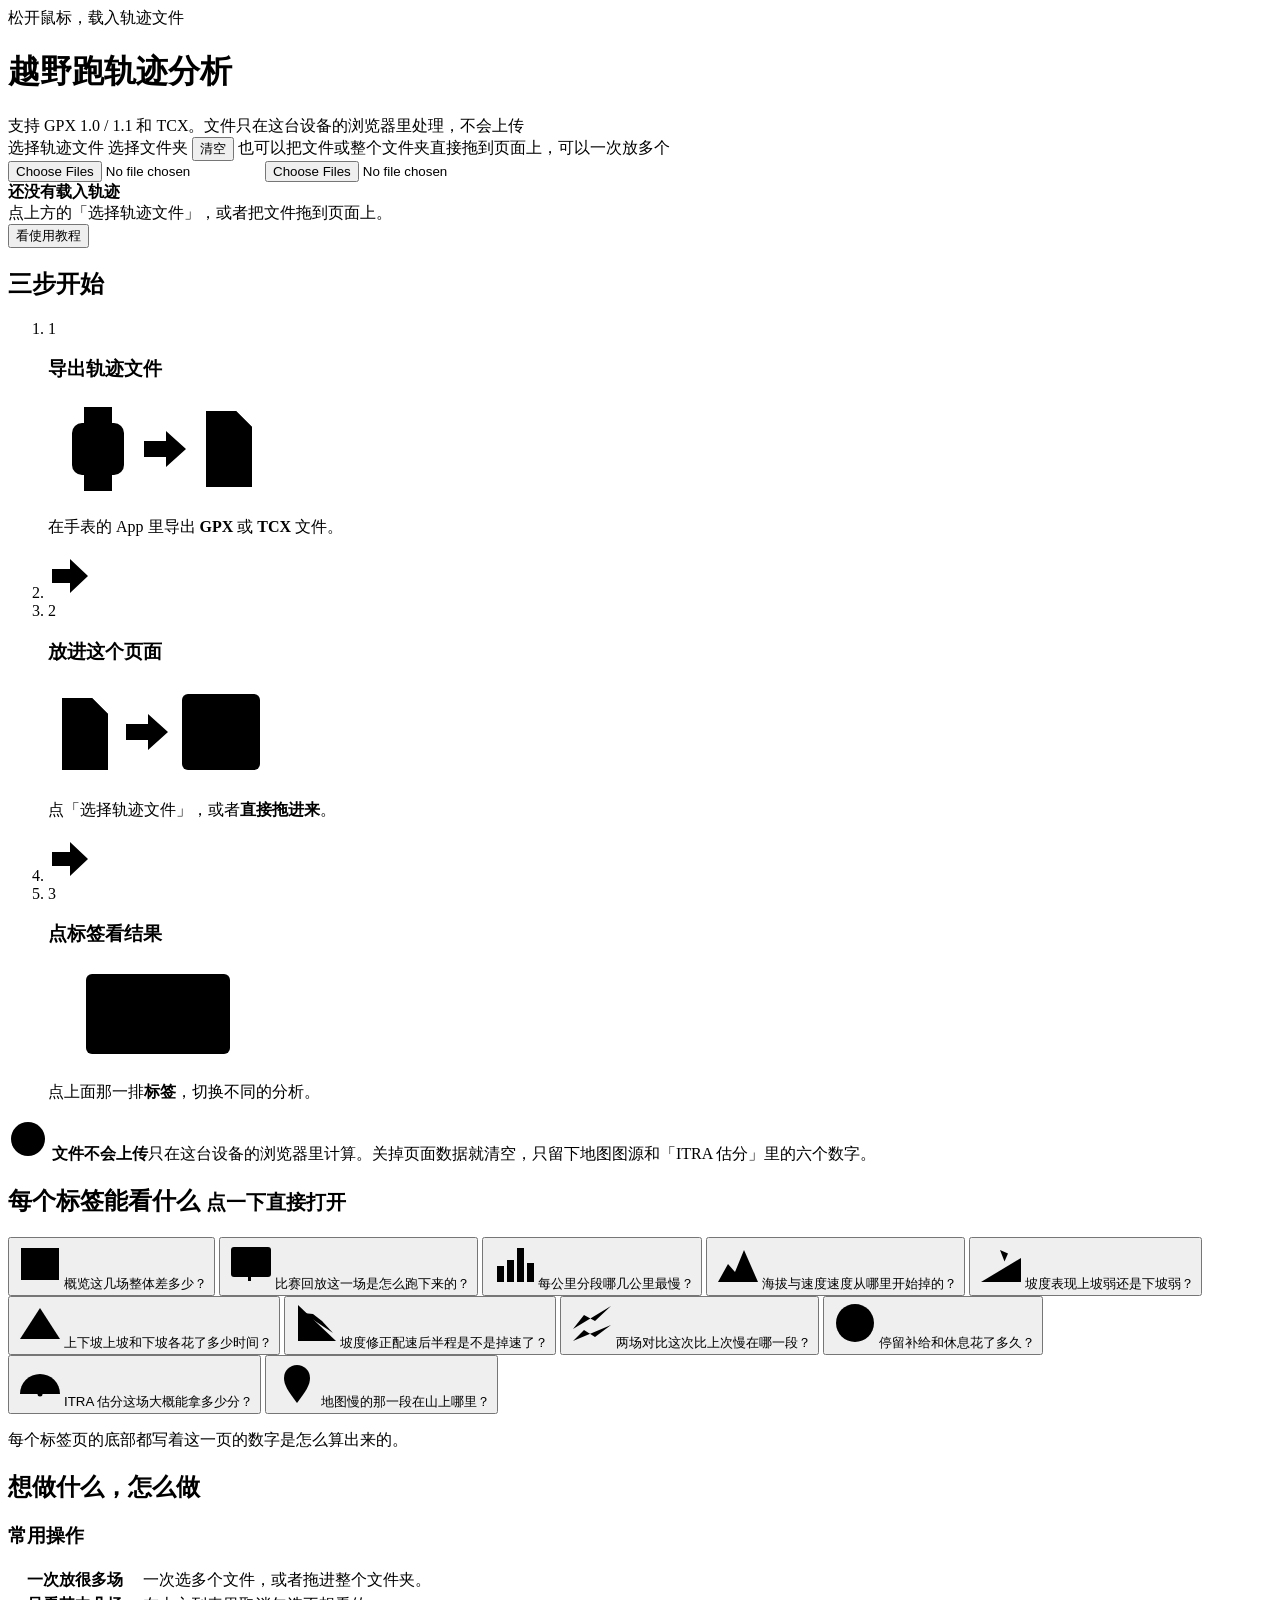
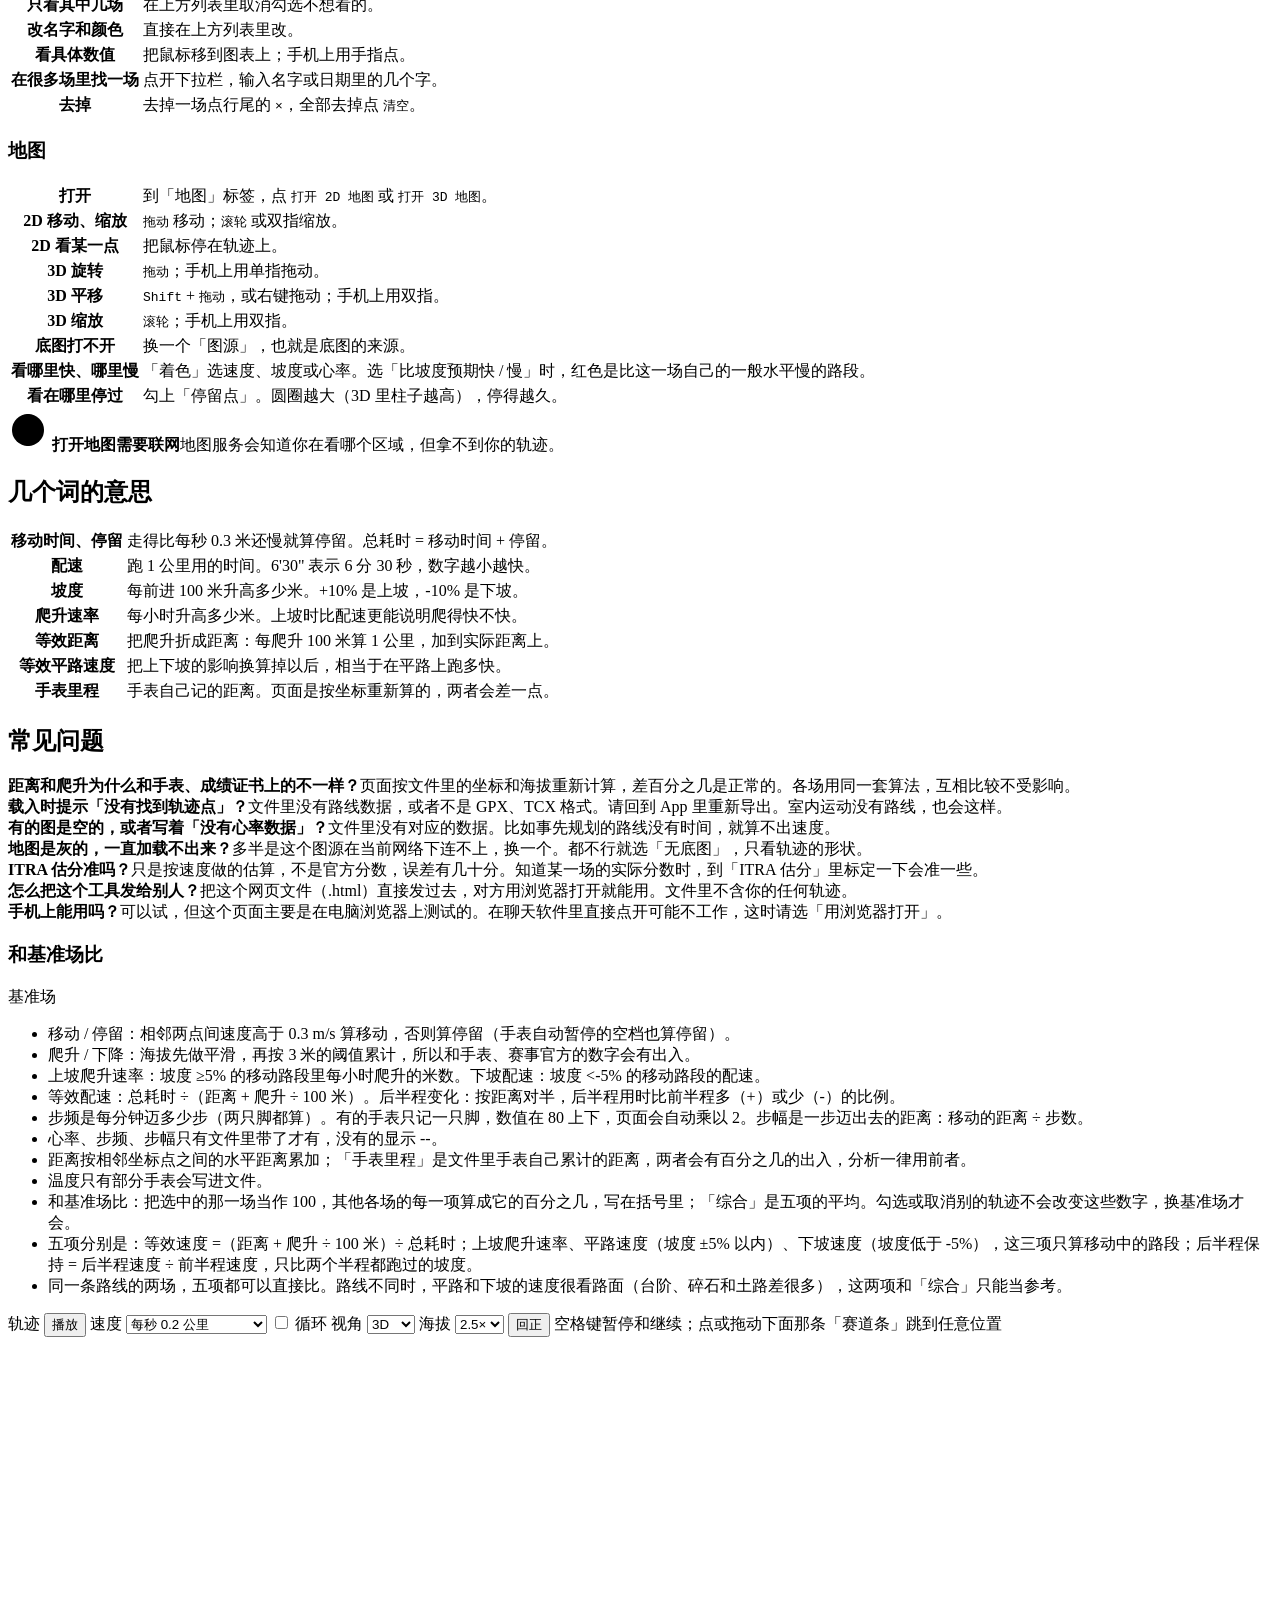
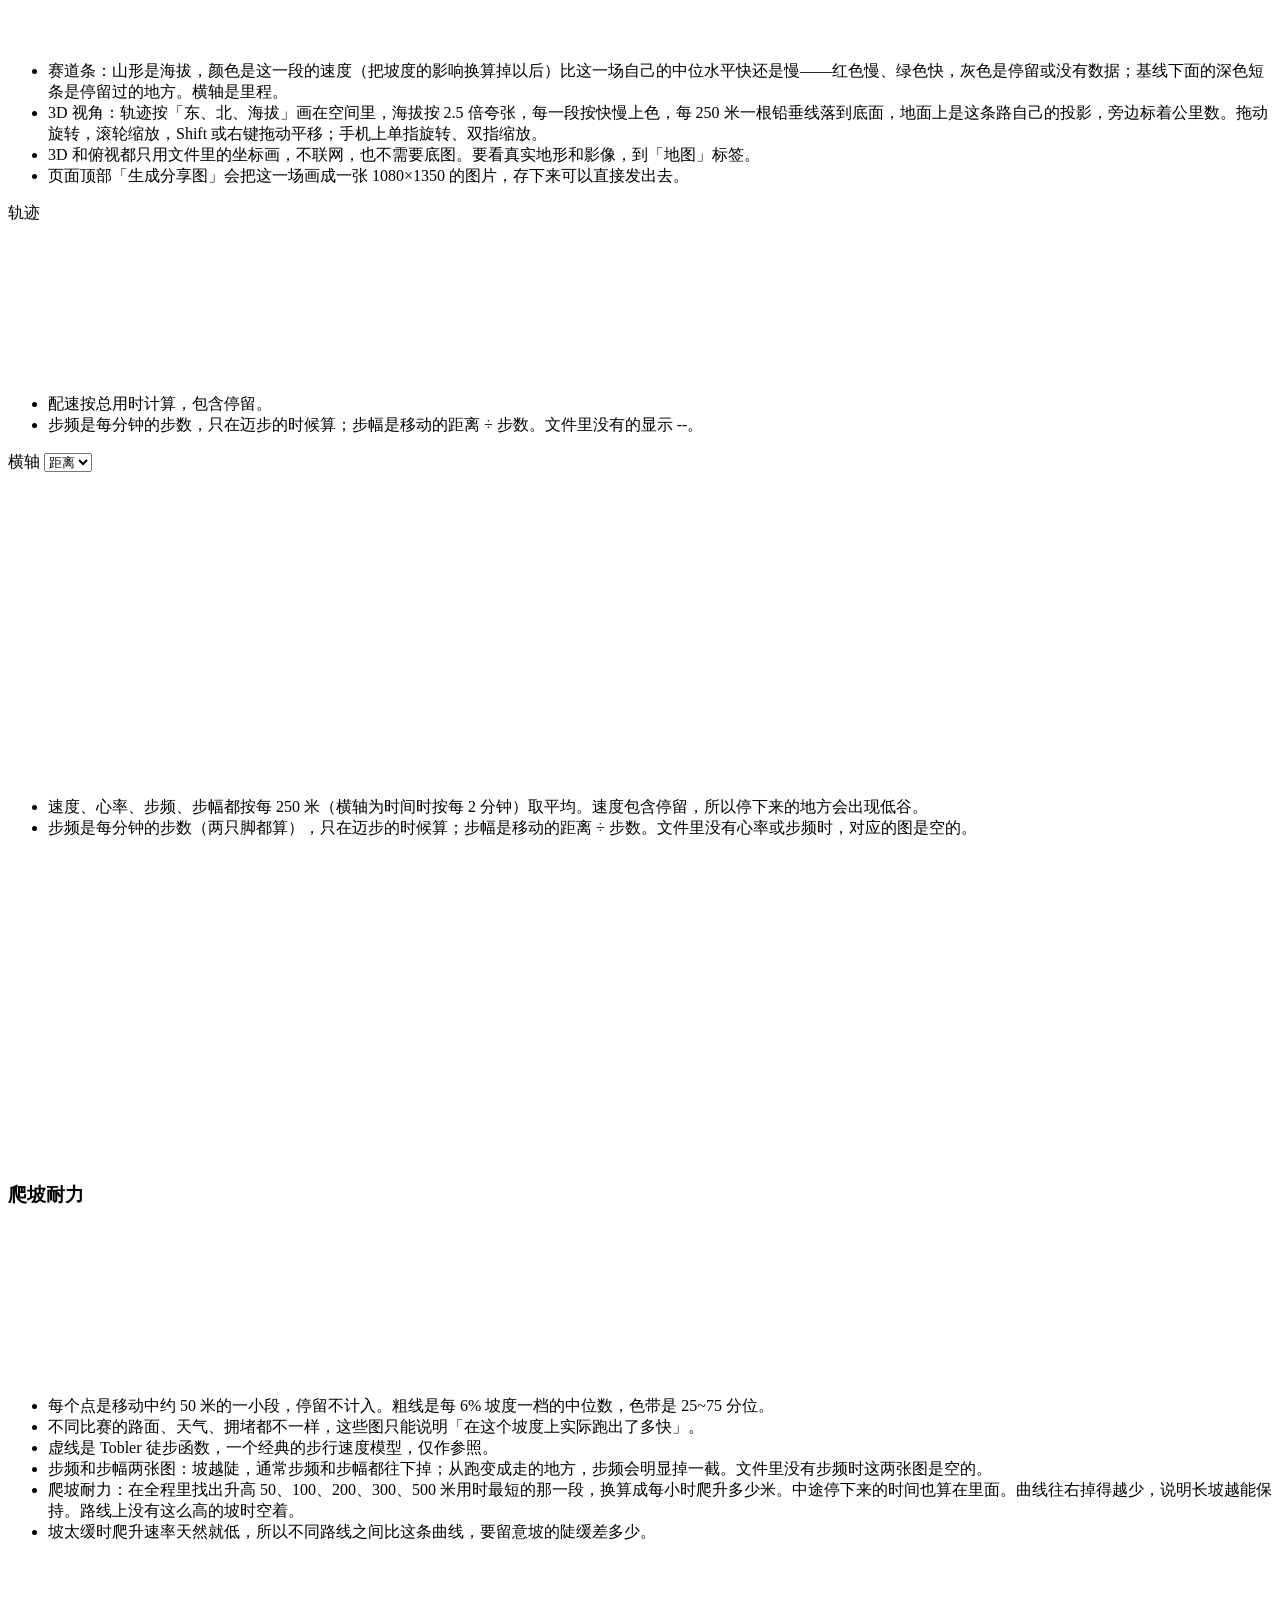
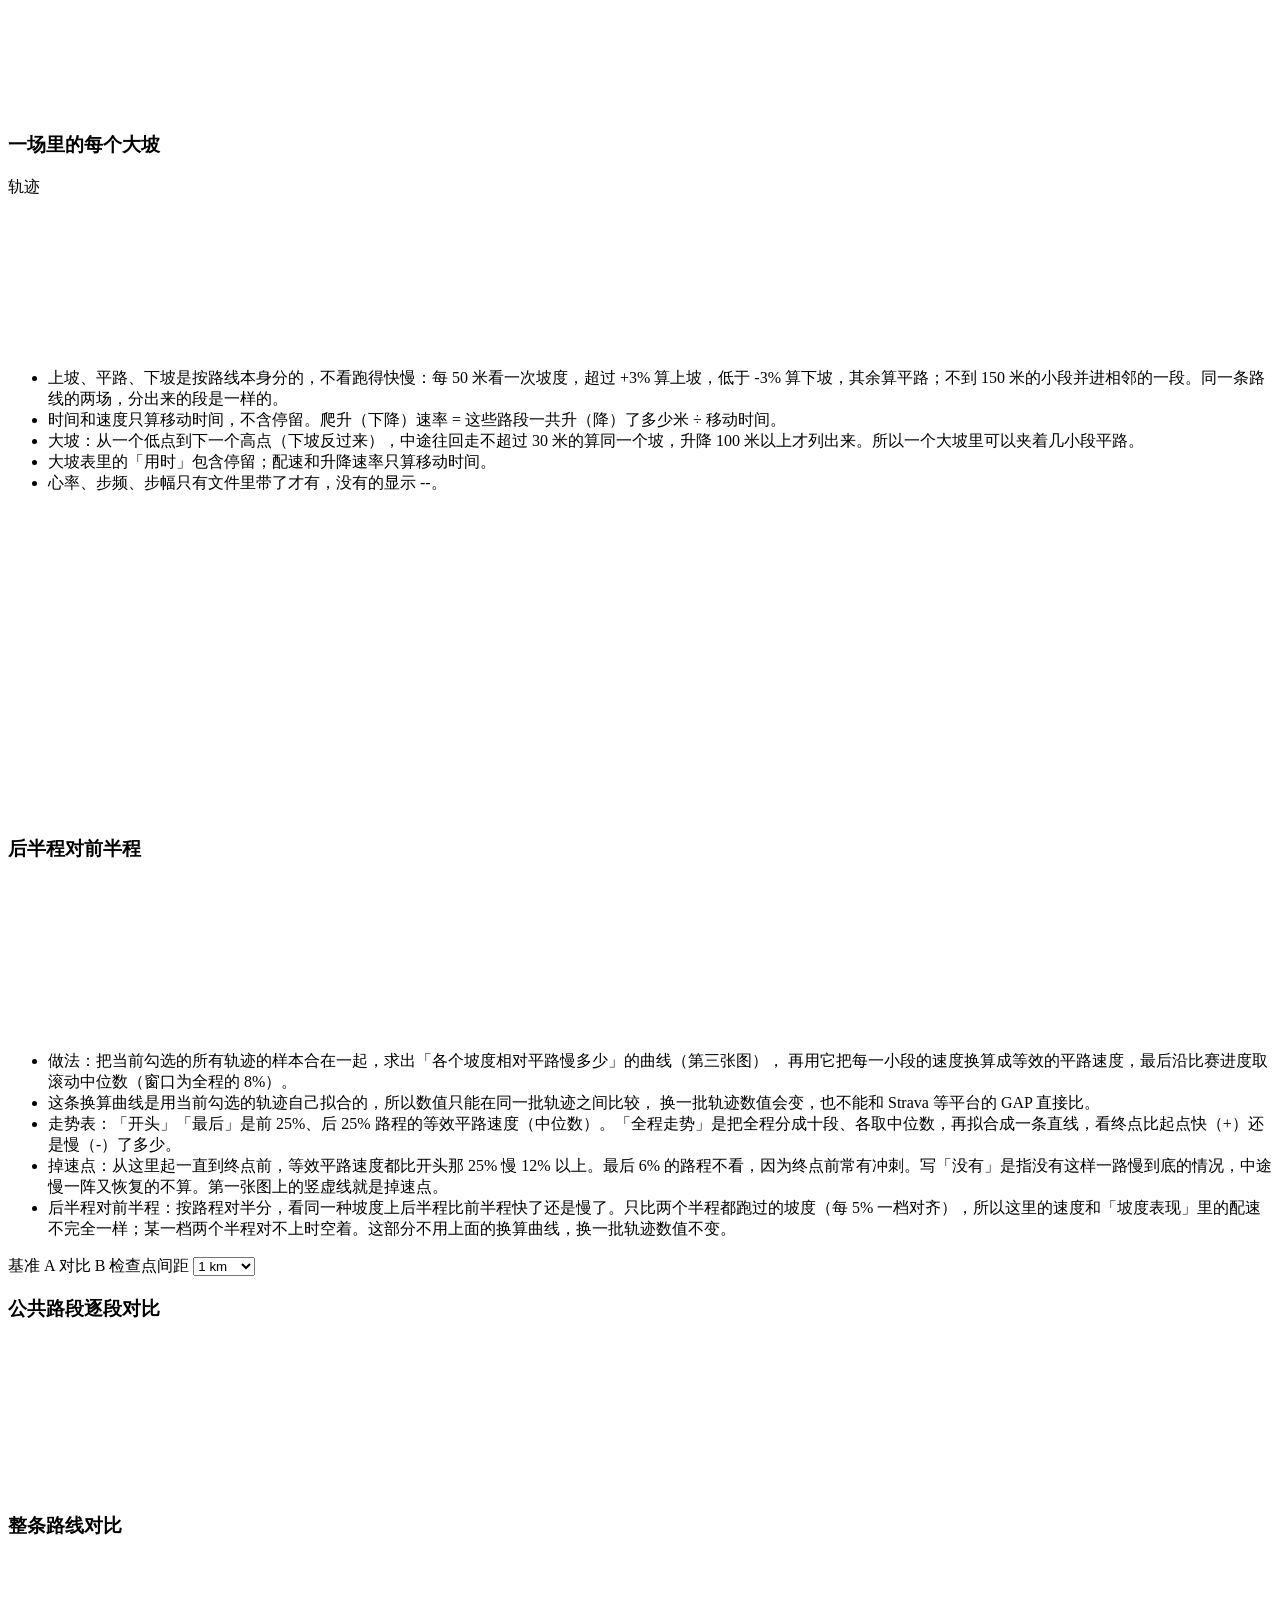
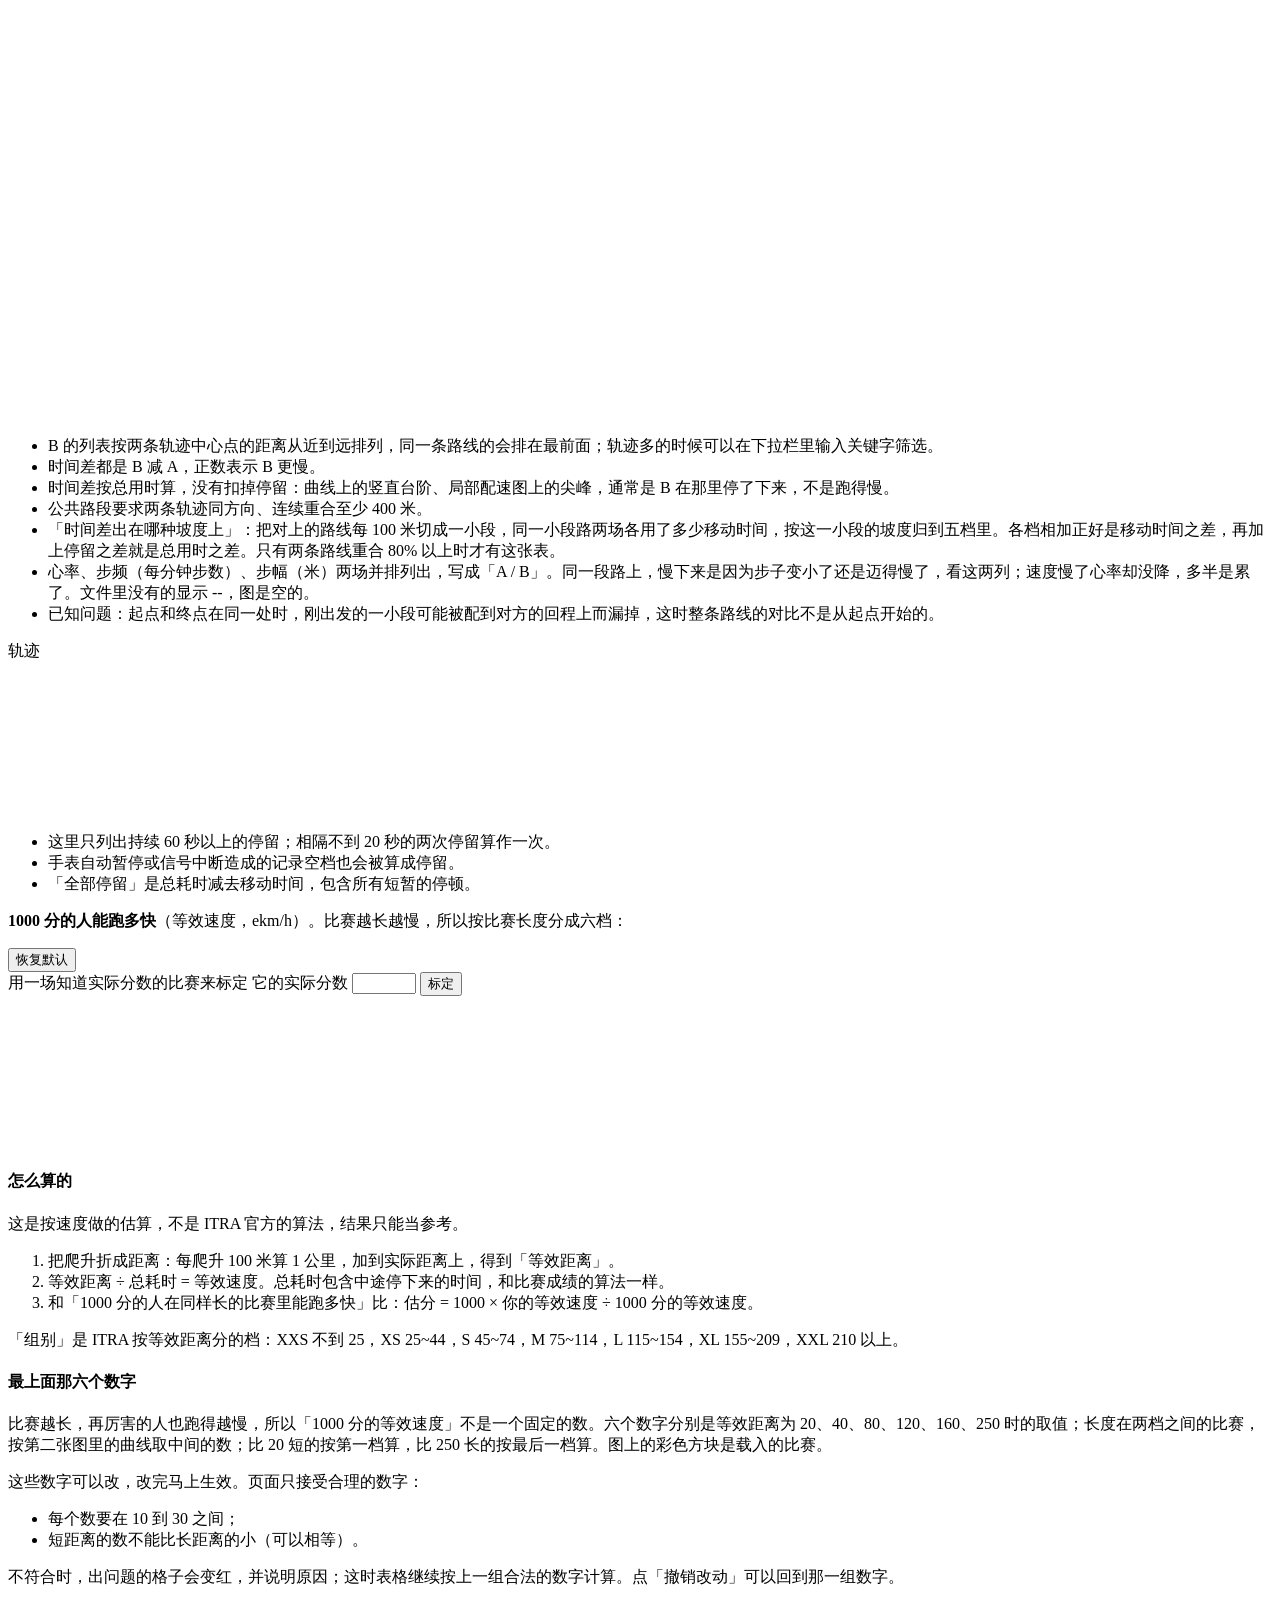
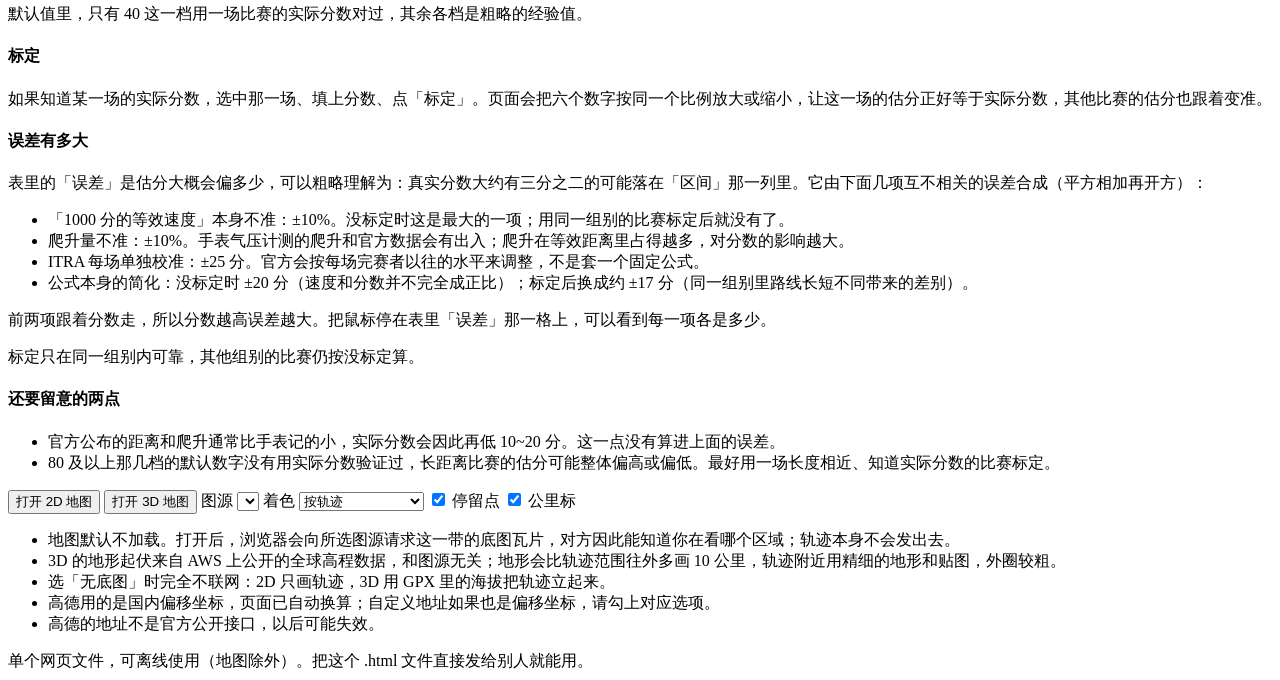
<file: web/src/index.html>
<!DOCTYPE html>
<html lang="zh-CN">
<head>
<meta charset="utf-8">
<meta name="viewport" content="width=device-width,initial-scale=1">
<title>越野跑轨迹分析</title>
<style>
/*__CSS__*/
</style>
</head>
<body>
<div id="dropMask" class="drop-mask">松开鼠标，载入轨迹文件</div>

<header class="top">
  <h1>越野跑轨迹分析</h1>
  <span class="hint">支持 GPX 1.0 / 1.1 和 TCX。文件只在这台设备的浏览器里处理，不会上传</span>
</header>

<section class="loader">
  <div class="loader-row">
    <label class="btn primary" for="inFiles">选择轨迹文件</label>
    <label class="btn" for="inDir" id="lblDir">选择文件夹</label>
    <button class="btn" id="btnClear" type="button">清空</button>
    <button class="btn" id="btnShare" type="button" style="display:none">生成分享图</button>
    <span class="loader-tip">也可以把文件或整个文件夹直接拖到页面上，可以一次放多个</span>
  </div>
  <input type="file" id="inFiles" class="vh" multiple>
  <input type="file" id="inDir" class="vh" webkitdirectory multiple>
  <div id="status" class="status"></div>
</section>

<section id="trackBox" class="tracks" style="display:none">
  <div class="scroll"><table id="trackTable" class="tracktable"></table></div>
  <div class="note">勾选框决定这条轨迹是否参与下面的图表；名称和颜色可以直接改。</div>
</section>

<nav id="nav" class="nav"></nav>

<main id="panels">

  <section class="panel" id="noData">
    <div class="empty">
      <b>还没有载入轨迹</b><br>
      点上方的「选择轨迹文件」，或者把文件拖到页面上。<br>
      <button type="button" class="btn" data-go="help">看使用教程</button>
    </div>
  </section>

  <section class="panel" id="p-help">
    <div class="help">

      <section class="hsec hs1">
      <h2>三步开始</h2>
      <div class="hbody">
      <ol class="steps">
        <li class="step">
          <div class="step-h"><span class="stepno dot">1</span><h3>导出轨迹文件</h3></div>
          <svg class="pic" viewBox="0 0 220 96" width="220" height="96" aria-hidden="true" focusable="false">
            <rect class="g" x="36" y="6" width="28" height="20"/><rect class="g" x="36" y="70" width="28" height="20"/>
            <rect class="w" x="24" y="22" width="52" height="52" rx="10"/>
            <polyline class="t" points="34,58 44,44 52,52 66,36"/>
            <path class="r" d="M96 40h22V30l20 18-20 18V56H96z"/>
            <path class="w" d="M158 10h30l16 16v60h-46z"/><path d="M188 10v16h16"/>
            <text x="181" y="64" text-anchor="middle">GPX</text>
          </svg>
          <p>在手表的 App 里导出 <b>GPX</b> 或 <b>TCX</b> 文件。</p>
        </li>
        <li class="step-arrow" aria-hidden="true"><svg class="pic" viewBox="0 0 44 44" width="44" height="44" focusable="false"><path class="r" d="M4 15h18V5l18 17-18 17V29H4z"/></svg></li>
        <li class="step">
          <div class="step-h"><span class="stepno dot">2</span><h3>放进这个页面</h3></div>
          <svg class="pic" viewBox="0 0 220 96" width="220" height="96" aria-hidden="true" focusable="false">
            <path class="w" d="M14 14h30l16 16v56H14z"/><path d="M44 14v16h16"/>
            <text x="37" y="66" text-anchor="middle">GPX</text>
            <path class="r" d="M78 40h22V30l20 18-20 18V56H78z"/>
            <rect class="w" x="134" y="10" width="78" height="76" rx="6"/><path d="M134 26h78"/>
            <rect class="y d" x="145" y="36" width="56" height="40" rx="4"/>
            <path d="M173 48v16M165 56h16"/>
          </svg>
          <p>点「选择轨迹文件」，或者<b>直接拖进来</b>。</p>
        </li>
        <li class="step-arrow" aria-hidden="true"><svg class="pic" viewBox="0 0 44 44" width="44" height="44" focusable="false"><path class="r" d="M4 15h18V5l18 17-18 17V29H4z"/></svg></li>
        <li class="step">
          <div class="step-h"><span class="stepno dot">3</span><h3>点标签看结果</h3></div>
          <svg class="pic" viewBox="0 0 220 96" width="220" height="96" aria-hidden="true" focusable="false">
            <rect class="w" x="38" y="8" width="144" height="80" rx="6"/><path d="M38 40h144"/>
            <rect class="v" x="48" y="18" width="36" height="14" rx="3"/>
            <rect class="w" x="90" y="18" width="36" height="14" rx="3"/>
            <rect class="y" x="132" y="18" width="36" height="14" rx="3"/>
            <polyline class="t" points="52,78 74,62 96,70 120,58 142,74 168,66"/>
            <path class="w" d="M150 26v22l5.500-5 4 9.500 4.500-2-4-9.500h7.500z"/>
          </svg>
          <p>点上面那一排<b>标签</b>，切换不同的分析。</p>
        </li>
      </ol>
      <div class="callout">
        <svg class="pic" viewBox="0 0 40 40" width="40" height="40" aria-hidden="true" focusable="false">
          <path class="w" d="M11 29a7 7 0 0 1 0-14 9.500 9.500 0 0 1 18 1.500 6.300 6.300 0 0 1 0 12.500z"/>
          <path d="M20 26v-8M16.500 21l3.500-3.500 3.500 3.500"/>
          <circle class="a" cx="20" cy="20" r="17"/><path class="a" d="M8 8l24 24"/>
        </svg>
        <b>文件不会上传</b>只在这台设备的浏览器里计算。关掉页面数据就清空，只留下地图图源和「ITRA 估分」里的六个数字。
      </div>
      </div>
      </section>

      <section class="hsec hs2">
      <h2>每个标签能看什么 <small>点一下直接打开</small></h2>
      <div class="hbody">
      <div class="cards">
        <button type="button" class="card" data-go="overview"><svg class="pic" viewBox="0 0 48 48" width="48" height="48" aria-hidden="true" focusable="false"><rect class="w" x="5" y="8" width="38" height="32"/><rect class="b" x="5" y="8" width="38" height="10"/><path d="M5 29h38M19 18v22"/></svg><span class="card-t">概览</span><span class="card-q">这几场整体差多少？</span></button>
        <button type="button" class="card" data-go="play"><svg class="pic" viewBox="0 0 48 48" width="48" height="48" aria-hidden="true" focusable="false"><rect class="w" x="4" y="7" width="40" height="30" rx="3"/><path class="r" d="M19 15l12 8.500-12 8.500z"/><path d="M7 41h34"/><rect class="v" x="21" y="37" width="3" height="4"/></svg><span class="card-t">比赛回放</span><span class="card-q">这一场是怎么跑下来的？</span></button>
        <button type="button" class="card" data-go="splits"><svg class="pic" viewBox="0 0 48 48" width="48" height="48" aria-hidden="true" focusable="false"><rect class="b" x="7" y="26" width="7" height="16"/><rect class="b" x="17" y="20" width="7" height="22"/><rect class="r" x="27" y="8" width="7" height="34"/><rect class="b" x="37" y="23" width="7" height="19"/><path d="M4 42h42"/></svg><span class="card-t">每公里分段</span><span class="card-q">哪几公里最慢？</span></button>
        <button type="button" class="card" data-go="profile"><svg class="pic" viewBox="0 0 48 48" width="48" height="48" aria-hidden="true" focusable="false"><path class="n" d="M4 42l10-18 7 8 9-22 14 32z"/><path d="M2 42h44"/></svg><span class="card-t">海拔与速度</span><span class="card-q">速度从哪里开始掉的？</span></button>
        <button type="button" class="card" data-go="grade"><svg class="pic" viewBox="0 0 48 48" width="48" height="48" aria-hidden="true" focusable="false"><path class="y" d="M4 42h40V18z"/><path class="a" d="M8 27l22-13M23 10l8 3.500-3.500 8"/></svg><span class="card-t">坡度表现</span><span class="card-q">上坡弱还是下坡弱？</span></button>
        <button type="button" class="card" data-go="terrain"><svg class="pic" viewBox="0 0 48 48" width="48" height="48" aria-hidden="true" focusable="false"><path class="y" d="M4 40L24 9v31z"/><path class="b" d="M24 9l20 31H24z"/><path d="M2 40h44"/></svg><span class="card-t">上下坡</span><span class="card-q">上坡和下坡各花了多少时间？</span></button>
        <button type="button" class="card" data-go="gap"><svg class="pic" viewBox="0 0 48 48" width="48" height="48" aria-hidden="true" focusable="false"><path d="M6 6v36h38"/><polyline class="t" points="11,14 21,15 30,22 41,34"/></svg><span class="card-t">坡度修正配速</span><span class="card-q">后半程是不是掉速了？</span></button>
        <button type="button" class="card" data-go="compare"><svg class="pic" viewBox="0 0 48 48" width="48" height="48" aria-hidden="true" focusable="false"><polyline class="t" points="5,30 16,16 27,22 43,7"/><polyline points="5,42 16,31 27,38 43,26" style="stroke-width:3"/></svg><span class="card-t">两场对比</span><span class="card-q">这次比上次慢在哪一段？</span></button>
        <button type="button" class="card" data-go="stops"><svg class="pic" viewBox="0 0 48 48" width="48" height="48" aria-hidden="true" focusable="false"><circle class="w" cx="24" cy="24" r="19"/><rect class="v" x="16" y="15" width="6" height="18"/><rect class="v" x="26" y="15" width="6" height="18"/></svg><span class="card-t">停留</span><span class="card-q">补给和休息花了多久？</span></button>
        <button type="button" class="card" data-go="itra"><svg class="pic" viewBox="0 0 48 48" width="48" height="48" aria-hidden="true" focusable="false"><path class="y" d="M4 36a20 20 0 0 1 40 0z"/><path d="M24 16v4M10 22l3 3M38 22l-3 3"/><path class="a" d="M24 36l8-11"/><circle class="v" cx="24" cy="36" r="2.500"/></svg><span class="card-t">ITRA 估分</span><span class="card-q">这场大概能拿多少分？</span></button>
        <button type="button" class="card" data-go="map"><svg class="pic" viewBox="0 0 48 48" width="48" height="48" aria-hidden="true" focusable="false"><path class="r" d="M24 45C15 33 11 27 11 20a13 13 0 0 1 26 0c0 7-4 13-13 25z"/><circle class="w" cx="24" cy="20" r="5"/></svg><span class="card-t">地图</span><span class="card-q">慢的那一段在山上哪里？</span></button>
      </div>
      <p class="note">每个标签页的底部都写着这一页的数字是怎么算出来的。</p>
      </div>
      </section>

      <section class="hsec hs3">
      <h2>想做什么，怎么做</h2>
      <div class="hbody">
      <div class="cols">
        <div class="box">
          <h3>常用操作</h3>
          <table class="kv">
            <tr><th>一次放很多场</th><td>一次选多个文件，或者拖进整个文件夹。</td></tr>
            <tr><th>只看其中几场</th><td>在上方列表里取消勾选不想看的。</td></tr>
            <tr><th>改名字和颜色</th><td>直接在上方列表里改。</td></tr>
            <tr><th>看具体数值</th><td>把鼠标移到图表上；手机上用手指点。</td></tr>
            <tr><th>在很多场里找一场</th><td>点开下拉栏，输入名字或日期里的几个字。</td></tr>
            <tr><th>去掉</th><td>去掉一场点行尾的 <kbd>×</kbd>，全部去掉点 <kbd>清空</kbd>。</td></tr>
          </table>
        </div>
        <div class="box">
          <h3>地图</h3>
          <table class="kv">
            <tr><th>打开</th><td>到「地图」标签，点 <kbd>打开 2D 地图</kbd> 或 <kbd>打开 3D 地图</kbd>。</td></tr>
            <tr><th>2D 移动、缩放</th><td><kbd>拖动</kbd> 移动；<kbd>滚轮</kbd> 或双指缩放。</td></tr>
            <tr><th>2D 看某一点</th><td>把鼠标停在轨迹上。</td></tr>
            <tr><th>3D 旋转</th><td><kbd>拖动</kbd>；手机上用单指拖动。</td></tr>
            <tr><th>3D 平移</th><td><kbd>Shift</kbd> + <kbd>拖动</kbd>，或右键拖动；手机上用双指。</td></tr>
            <tr><th>3D 缩放</th><td><kbd>滚轮</kbd>；手机上用双指。</td></tr>
            <tr><th>底图打不开</th><td>换一个「图源」，也就是底图的来源。</td></tr>
            <tr><th>看哪里快、哪里慢</th><td>「着色」选速度、坡度或心率。选「比坡度预期快 / 慢」时，红色是比这一场自己的一般水平慢的路段。</td></tr>
            <tr><th>看在哪里停过</th><td>勾上「停留点」。圆圈越大（3D 里柱子越高），停得越久。</td></tr>
          </table>
        </div>
      </div>
      <div class="callout">
        <svg class="pic" viewBox="0 0 40 40" width="40" height="40" aria-hidden="true" focusable="false">
          <circle class="b" cx="20" cy="20" r="16"/><ellipse cx="20" cy="20" rx="7" ry="16"/><path d="M4 20h32M7 12h26M7 28h26"/>
        </svg>
        <b>打开地图需要联网</b>地图服务会知道你在看哪个区域，但拿不到你的轨迹。
      </div>
      </div>
      </section>

      <section class="hsec hs4">
      <h2>几个词的意思</h2>
      <div class="hbody">
          <table class="kv">
            <tr><th>移动时间、停留</th><td>走得比每秒 0.3 米还慢就算停留。总耗时 = 移动时间 + 停留。</td></tr>
            <tr><th>配速</th><td>跑 1 公里用的时间。6'30" 表示 6 分 30 秒，数字越小越快。</td></tr>
            <tr><th>坡度</th><td>每前进 100 米升高多少米。+10% 是上坡，-10% 是下坡。</td></tr>
            <tr><th>爬升速率</th><td>每小时升高多少米。上坡时比配速更能说明爬得快不快。</td></tr>
            <tr><th>等效距离</th><td>把爬升折成距离：每爬升 100 米算 1 公里，加到实际距离上。</td></tr>
            <tr><th>等效平路速度</th><td>把上下坡的影响换算掉以后，相当于在平路上跑多快。</td></tr>
            <tr><th>手表里程</th><td>手表自己记的距离。页面是按坐标重新算的，两者会差一点。</td></tr>
          </table>
      </div>
      </section>

      <section class="hsec hs5">
      <h2>常见问题</h2>
      <div class="hbody">
      <div class="faq">
        <div class="qa"><b>距离和爬升为什么和手表、成绩证书上的不一样？</b>页面按文件里的坐标和海拔重新计算，差百分之几是正常的。各场用同一套算法，互相比较不受影响。</div>
        <div class="qa"><b>载入时提示「没有找到轨迹点」？</b>文件里没有路线数据，或者不是 GPX、TCX 格式。请回到 App 里重新导出。室内运动没有路线，也会这样。</div>
        <div class="qa"><b>有的图是空的，或者写着「没有心率数据」？</b>文件里没有对应的数据。比如事先规划的路线没有时间，就算不出速度。</div>
        <div class="qa"><b>地图是灰的，一直加载不出来？</b>多半是这个图源在当前网络下连不上，换一个。都不行就选「无底图」，只看轨迹的形状。</div>
        <div class="qa"><b>ITRA 估分准吗？</b>只是按速度做的估算，不是官方分数，误差有几十分。知道某一场的实际分数时，到「ITRA 估分」里标定一下会准一些。</div>
        <div class="qa"><b>怎么把这个工具发给别人？</b>把这个网页文件（.html）直接发过去，对方用浏览器打开就能用。文件里不含你的任何轨迹。</div>
        <div class="qa"><b>手机上能用吗？</b>可以试，但这个页面主要是在电脑浏览器上测试的。在聊天软件里直接点开可能不工作，这时请选「用浏览器打开」。</div>
      </div>
      </div>
      </section>

    </div>
  </section>

  <section class="panel" id="p-overview">
    <div class="scroll"><table id="tOverview" class="data"></table></div>
    <h3>和基准场比</h3>
    <div class="bar"><span class="lbl">基准场 <span id="selBase"></span></span></div>
    <div class="scroll"><table id="tIndex" class="data"></table></div>
    <ul class="note">
      <li>移动 / 停留：相邻两点间速度高于 0.3 m/s 算移动，否则算停留（手表自动暂停的空档也算停留）。</li>
      <li>爬升 / 下降：海拔先做平滑，再按 3 米的阈值累计，所以和手表、赛事官方的数字会有出入。</li>
      <li>上坡爬升速率：坡度 ≥5% 的移动路段里每小时爬升的米数。下坡配速：坡度 &lt;-5% 的移动路段的配速。</li>
      <li>等效配速：总耗时 ÷（距离 + 爬升 ÷ 100 米）。后半程变化：按距离对半，后半程用时比前半程多（+）或少（-）的比例。</li>
      <li>步频是每分钟迈多少步（两只脚都算）。有的手表只记一只脚，数值在 80 上下，页面会自动乘以 2。步幅是一步迈出去的距离：移动的距离 ÷ 步数。</li>
      <li>心率、步频、步幅只有文件里带了才有，没有的显示 --。</li>
      <li>距离按相邻坐标点之间的水平距离累加；「手表里程」是文件里手表自己累计的距离，两者会有百分之几的出入，分析一律用前者。</li>
      <li>温度只有部分手表会写进文件。</li>
      <li>和基准场比：把选中的那一场当作 100，其他各场的每一项算成它的百分之几，写在括号里；「综合」是五项的平均。勾选或取消别的轨迹不会改变这些数字，换基准场才会。</li>
      <li>五项分别是：等效速度 =（距离 + 爬升 ÷ 100 米）÷ 总耗时；上坡爬升速率、平路速度（坡度 ±5% 以内）、下坡速度（坡度低于 -5%），这三项只算移动中的路段；后半程保持 = 后半程速度 ÷ 前半程速度，只比两个半程都跑过的坡度。</li>
      <li>同一条路线的两场，五项都可以直接比。路线不同时，平路和下坡的速度很看路面（台阶、碎石和土路差很多），这两项和「综合」只能当参考。</li>
    </ul>
  </section>

  <section class="panel" id="p-play">
    <div class="bar">
      <span class="lbl">轨迹 <span id="selPlay"></span></span>
      <button class="btn primary play-btn" id="btnPlay" type="button">播放</button>
      <label>速度 <select id="selSpeed"><option value="0.05">每秒 0.05 公里</option><option value="0.1">每秒 0.1 公里</option><option value="0.2" selected>每秒 0.2 公里</option><option value="0.5">每秒 0.5 公里</option><option value="1">每秒 1 公里（最快）</option></select></label>
      <label><input type="checkbox" id="chkLoop"> 循环</label>
      <label>视角 <select id="selView"><option value="3d" selected>3D</option><option value="2d">俯视</option></select></label>
      <label id="lblExag">海拔 <select id="selExag"><option value="1">1×</option><option value="2.5" selected>2.5×</option><option value="4">4×</option></select></label>
      <button class="btn" id="btnViewReset" type="button">回正</button>
      <span class="loader-tip">空格键暂停和继续；点或拖动下面那条「赛道条」跳到任意位置</span>
    </div>
    <div class="playgrid">
      <div class="playmap"><canvas id="cPlayRoute"></canvas></div>
      <div class="playnow" id="playNow"></div>
    </div>
    <div class="playstrip"><canvas id="cPlayStrip"></canvas></div>
    <ul class="note">
      <li>赛道条：山形是海拔，颜色是这一段的速度（把坡度的影响换算掉以后）比这一场自己的中位水平快还是慢——红色慢、绿色快，灰色是停留或没有数据；基线下面的深色短条是停留过的地方。横轴是里程。</li>
      <li>3D 视角：轨迹按「东、北、海拔」画在空间里，海拔按 2.5 倍夸张，每一段按快慢上色，每 250 米一根铅垂线落到底面，地面上是这条路自己的投影，旁边标着公里数。拖动旋转，滚轮缩放，Shift 或右键拖动平移；手机上单指旋转、双指缩放。</li>
      <li>3D 和俯视都只用文件里的坐标画，不联网，也不需要底图。要看真实地形和影像，到「地图」标签。</li>
      <li>页面顶部「生成分享图」会把这一场画成一张 1080×1350 的图片，存下来可以直接发出去。</li>
    </ul>
  </section>

  <section class="panel" id="p-splits">
    <div class="bar"><span class="lbl">轨迹 <span id="selSplit"></span></span></div>
    <canvas id="cSplits" class="chart"></canvas>
    <div class="scroll"><table id="tSplits" class="data"></table></div>
    <ul class="note">
      <li>配速按总用时计算，包含停留。</li>
      <li>步频是每分钟的步数，只在迈步的时候算；步幅是移动的距离 ÷ 步数。文件里没有的显示 --。</li>
    </ul>
  </section>

  <section class="panel" id="p-profile">
    <div class="bar"><label>横轴 <select id="selX"><option value="d">距离</option><option value="t">时间</option></select></label></div>
    <canvas id="cEle" class="chart"></canvas>
    <canvas id="cSpd" class="chart"></canvas>
    <canvas id="cHr" class="chart"></canvas>
    <canvas id="cCad" class="chart"></canvas>
    <canvas id="cStride" class="chart"></canvas>
    <canvas id="cTemp" class="chart" style="display:none"></canvas>
    <ul class="note">
      <li>速度、心率、步频、步幅都按每 250 米（横轴为时间时按每 2 分钟）取平均。速度包含停留，所以停下来的地方会出现低谷。</li>
      <li>步频是每分钟的步数（两只脚都算），只在迈步的时候算；步幅是移动的距离 ÷ 步数。文件里没有心率或步频时，对应的图是空的。</li>
    </ul>
  </section>

  <section class="panel" id="p-grade">
    <div class="grid2">
      <canvas id="cG1" class="chart"></canvas>
      <canvas id="cG2" class="chart"></canvas>
      <canvas id="cG3" class="chart"></canvas>
      <canvas id="cG4" class="chart"></canvas>
      <canvas id="cG5" class="chart"></canvas>
      <canvas id="cG6" class="chart"></canvas>
    </div>
    <div class="scroll"><table id="tBuckets" class="data"></table></div>
    <h3>爬坡耐力</h3>
    <canvas id="cClimb" class="chart"></canvas>
    <div class="scroll"><table id="tClimb" class="data"></table></div>
    <ul class="note">
      <li>每个点是移动中约 50 米的一小段，停留不计入。粗线是每 6% 坡度一档的中位数，色带是 25~75 分位。</li>
      <li>不同比赛的路面、天气、拥堵都不一样，这些图只能说明「在这个坡度上实际跑出了多快」。</li>
      <li>虚线是 Tobler 徒步函数，一个经典的步行速度模型，仅作参照。</li>
      <li>步频和步幅两张图：坡越陡，通常步频和步幅都往下掉；从跑变成走的地方，步频会明显掉一截。文件里没有步频时这两张图是空的。</li>
      <li>爬坡耐力：在全程里找出升高 50、100、200、300、500 米用时最短的那一段，换算成每小时爬升多少米。中途停下来的时间也算在里面。曲线往右掉得越少，说明长坡越能保持。路线上没有这么高的坡时空着。</li>
      <li>坡太缓时爬升速率天然就低，所以不同路线之间比这条曲线，要留意坡的陡缓差多少。</li>
    </ul>
  </section>

  <section class="panel" id="p-terrain">
    <div class="scroll"><table id="tTerr" class="data"></table></div>
    <div class="grid2">
      <canvas id="cTerrTime" class="chart"></canvas>
      <canvas id="cTerrSpd" class="chart"></canvas>
    </div>
    <h3>一场里的每个大坡</h3>
    <div class="bar"><span class="lbl">轨迹 <span id="selTerr"></span></span></div>
    <canvas id="cTerrEle" class="chart"></canvas>
    <div class="scroll"><table id="tSlopes" class="data"></table></div>
    <ul class="note">
      <li>上坡、平路、下坡是按路线本身分的，不看跑得快慢：每 50 米看一次坡度，超过 +3% 算上坡，低于 -3% 算下坡，其余算平路；不到 150 米的小段并进相邻的一段。同一条路线的两场，分出来的段是一样的。</li>
      <li>时间和速度只算移动时间，不含停留。爬升（下降）速率 = 这些路段一共升（降）了多少米 ÷ 移动时间。</li>
      <li>大坡：从一个低点到下一个高点（下坡反过来），中途往回走不超过 30 米的算同一个坡，升降 100 米以上才列出来。所以一个大坡里可以夹着几小段平路。</li>
      <li>大坡表里的「用时」包含停留；配速和升降速率只算移动时间。</li>
      <li>心率、步频、步幅只有文件里带了才有，没有的显示 --。</li>
    </ul>
  </section>

  <section class="panel" id="p-gap">
    <canvas id="cGap1" class="chart"></canvas>
    <div class="scroll"><table id="tFade" class="data"></table></div>
    <canvas id="cGap2" class="chart"></canvas>
    <canvas id="cCost" class="chart"></canvas>
    <h3>后半程对前半程</h3>
    <canvas id="cHalf" class="chart"></canvas>
    <div class="scroll"><table id="tHalf" class="data"></table></div>
    <ul class="note">
      <li>做法：把当前勾选的所有轨迹的样本合在一起，求出「各个坡度相对平路慢多少」的曲线（第三张图），
      再用它把每一小段的速度换算成等效的平路速度，最后沿比赛进度取滚动中位数（窗口为全程的 8%）。</li>
      <li>这条换算曲线是用当前勾选的轨迹自己拟合的，所以数值只能在同一批轨迹之间比较，
      换一批轨迹数值会变，也不能和 Strava 等平台的 GAP 直接比。</li>
      <li>走势表：「开头」「最后」是前 25%、后 25% 路程的等效平路速度（中位数）。「全程走势」是把全程分成十段、各取中位数，再拟合成一条直线，看终点比起点快（+）还是慢（-）了多少。</li>
      <li>掉速点：从这里起一直到终点前，等效平路速度都比开头那 25% 慢 12% 以上。最后 6% 的路程不看，因为终点前常有冲刺。写「没有」是指没有这样一路慢到底的情况，中途慢一阵又恢复的不算。第一张图上的竖虚线就是掉速点。</li>
      <li>后半程对前半程：按路程对半分，看同一种坡度上后半程比前半程快了还是慢了。只比两个半程都跑过的坡度（每 5% 一档对齐），所以这里的速度和「坡度表现」里的配速不完全一样；某一档两个半程对不上时空着。这部分不用上面的换算曲线，换一批轨迹数值不变。</li>
    </ul>
  </section>

  <section class="panel" id="p-compare">
    <div id="cmpEmpty" class="empty"></div>
    <div id="cmpBody">
      <div class="bar">
        <span class="lbl">基准 A <span id="selA"></span></span>
        <span class="lbl">对比 B <span id="selB"></span></span>
        <label>检查点间距 <select id="selCk"><option value="0.5">0.5 km</option><option value="1" selected>1 km</option><option value="2">2 km</option><option value="5">5 km</option></select></label>
      </div>
      <div id="cmpSummary" class="summary"></div>
      <div id="cmpSeg">
        <h3>公共路段逐段对比</h3>
        <div class="scroll"><table id="tSegs" class="data"></table></div>
        <div class="grid2">
          <canvas id="cSegGap" class="chart"></canvas>
          <canvas id="cSegBar" class="chart"></canvas>
        </div>
      </div>
      <div id="cmpRoute">
        <h3>整条路线对比</h3>
        <div id="routeSummary" class="summary"></div>
        <canvas id="cRouteGap" class="chart"></canvas>
        <div class="scroll"><table id="tAttr" class="data"></table></div>
        <canvas id="cAttr" class="chart"></canvas>
        <canvas id="cRoutePace" class="chart"></canvas>
        <canvas id="cRouteHr" class="chart"></canvas>
        <canvas id="cRouteCad" class="chart"></canvas>
        <canvas id="cRouteStride" class="chart"></canvas>
        <div class="scroll"><table id="tCks" class="data"></table></div>
      </div>
      <ul class="note">
        <li>B 的列表按两条轨迹中心点的距离从近到远排列，同一条路线的会排在最前面；轨迹多的时候可以在下拉栏里输入关键字筛选。</li>
        <li>时间差都是 B 减 A，正数表示 B 更慢。</li>
        <li>时间差按总用时算，没有扣掉停留：曲线上的竖直台阶、局部配速图上的尖峰，通常是 B 在那里停了下来，不是跑得慢。</li>
        <li>公共路段要求两条轨迹同方向、连续重合至少 400 米。</li>
        <li>「时间差出在哪种坡度上」：把对上的路线每 100 米切成一小段，同一小段路两场各用了多少移动时间，按这一小段的坡度归到五档里。各档相加正好是移动时间之差，再加上停留之差就是总用时之差。只有两条路线重合 80% 以上时才有这张表。</li>
        <li>心率、步频（每分钟步数）、步幅（米）两场并排列出，写成「A / B」。同一段路上，慢下来是因为步子变小了还是迈得慢了，看这两列；速度慢了心率却没降，多半是累了。文件里没有的显示 --，图是空的。</li>
        <li>已知问题：起点和终点在同一处时，刚出发的一小段可能被配到对方的回程上而漏掉，这时整条路线的对比不是从起点开始的。</li>
      </ul>
    </div>
  </section>

  <section class="panel" id="p-stops">
    <div class="scroll"><table id="tStopSum" class="data"></table></div>
    <div class="bar"><span class="lbl">轨迹 <span id="selStop"></span></span></div>
    <canvas id="cStops" class="chart"></canvas>
    <div class="scroll"><table id="tStops" class="data"></table></div>
    <ul class="note">
      <li>这里只列出持续 60 秒以上的停留；相隔不到 20 秒的两次停留算作一次。</li>
      <li>手表自动暂停或信号中断造成的记录空档也会被算成停留。</li>
      <li>「全部停留」是总耗时减去移动时间，包含所有短暂的停顿。</li>
    </ul>
  </section>

  <section class="panel" id="p-itra">
    <p class="lead"><b>1000 分的人能跑多快</b>（等效速度，ekm/h）。比赛越长越慢，所以按比赛长度分成六档：</p>
    <div class="bar" id="itraInputs"></div>
    <div id="itraMsg" class="formerr" style="display:none"></div>
    <div class="bar">
      <button class="btn" id="btnItraUndo" type="button" style="display:none">撤销改动</button>
      <button class="btn" id="btnItraReset" type="button">恢复默认</button>
      <span id="itraState" class="loader-tip"></span>
    </div>
    <div class="bar">
      <span class="lbl">用一场知道实际分数的比赛来标定 <span id="selItra"></span></span>
      <label>它的实际分数 <input type="number" id="inItraScore" step="1" min="50" max="1000" class="num"></label>
      <button class="btn primary" id="btnItraCal" type="button">标定</button>
    </div>
    <div id="itraCalMsg" class="formerr" style="display:none"></div>
    <div class="scroll"><table id="tItra" class="data"></table></div>
    <canvas id="cItra" class="chart"></canvas>
    <canvas id="cItraCurve" class="chart"></canvas>
    <div class="explain">
      <h4>怎么算的</h4>
      <p>这是按速度做的估算，不是 ITRA 官方的算法，结果只能当参考。</p>
      <ol>
        <li>把爬升折成距离：每爬升 100 米算 1 公里，加到实际距离上，得到「等效距离」。</li>
        <li>等效距离 ÷ 总耗时 = 等效速度。总耗时包含中途停下来的时间，和比赛成绩的算法一样。</li>
        <li>和「1000 分的人在同样长的比赛里能跑多快」比：估分 = 1000 × 你的等效速度 ÷ 1000 分的等效速度。</li>
      </ol>
      <p>「组别」是 ITRA 按等效距离分的档：XXS 不到 25，XS 25~44，S 45~74，M 75~114，L 115~154，XL 155~209，XXL 210 以上。</p>

      <h4>最上面那六个数字</h4>
      <p>比赛越长，再厉害的人也跑得越慢，所以「1000 分的等效速度」不是一个固定的数。六个数字分别是等效距离为 20、40、80、120、160、250 时的取值；长度在两档之间的比赛，按第二张图里的曲线取中间的数；比 20 短的按第一档算，比 250 长的按最后一档算。图上的彩色方块是载入的比赛。</p>
      <p>这些数字可以改，改完马上生效。页面只接受合理的数字：</p>
      <ul>
        <li>每个数要在 10 到 30 之间；</li>
        <li>短距离的数不能比长距离的小（可以相等）。</li>
      </ul>
      <p>不符合时，出问题的格子会变红，并说明原因；这时表格继续按上一组合法的数字计算。点「撤销改动」可以回到那一组数字。</p>
      <p>默认值里，只有 40 这一档用一场比赛的实际分数对过，其余各档是粗略的经验值。</p>

      <h4>标定</h4>
      <p>如果知道某一场的实际分数，选中那一场、填上分数、点「标定」。页面会把六个数字按同一个比例放大或缩小，让这一场的估分正好等于实际分数，其他比赛的估分也跟着变准。</p>

      <h4>误差有多大</h4>
      <p>表里的「误差」是估分大概会偏多少，可以粗略理解为：真实分数大约有三分之二的可能落在「区间」那一列里。它由下面几项互不相关的误差合成（平方相加再开方）：</p>
      <ul>
        <li>「1000 分的等效速度」本身不准：±10%。没标定时这是最大的一项；用同一组别的比赛标定后就没有了。</li>
        <li>爬升量不准：±10%。手表气压计测的爬升和官方数据会有出入；爬升在等效距离里占得越多，对分数的影响越大。</li>
        <li>ITRA 每场单独校准：±25 分。官方会按每场完赛者以往的水平来调整，不是套一个固定公式。</li>
        <li>公式本身的简化：没标定时 ±20 分（速度和分数并不完全成正比）；标定后换成约 ±17 分（同一组别里路线长短不同带来的差别）。</li>
      </ul>
      <p>前两项跟着分数走，所以分数越高误差越大。把鼠标停在表里「误差」那一格上，可以看到每一项各是多少。</p>
      <p>标定只在同一组别内可靠，其他组别的比赛仍按没标定算。</p>

      <h4>还要留意的两点</h4>
      <ul>
        <li>官方公布的距离和爬升通常比手表记的小，实际分数会因此再低 10~20 分。这一点没有算进上面的误差。</li>
        <li>80 及以上那几档的默认数字没有用实际分数验证过，长距离比赛的估分可能整体偏高或偏低。最好用一场长度相近、知道实际分数的比赛标定。</li>
      </ul>
    </div>
  </section>

  <section class="panel" id="p-map">
    <div class="bar">
      <button class="btn primary" id="btn2d" type="button">打开 2D 地图</button>
      <button class="btn primary" id="btn3d" type="button">打开 3D 地图</button>
      <button class="btn" id="btnMapOff" type="button" style="display:none">关闭地图</button>
      <button class="btn" id="btnFp" type="button" style="display:none">第一人称回放</button>
      <label id="lblFpTrack" style="display:none">回放这一条 <span id="selFp"></span></label>
      <label id="lblFpEye" style="display:none">视点高度 <input type="range" id="rngEye" min="0" max="100" step="1" value="0"> <span id="eyeVal">1.7 m</span></label>
      <button class="btn primary" id="btnFpPlay" type="button" style="display:none">播放</button>
      <label id="lblFpDur" style="display:none">速度 <select id="selSpeed2"><option value="0.05">每秒 0.05 公里</option><option value="0.1">每秒 0.1 公里</option><option value="0.2" selected>每秒 0.2 公里</option><option value="0.5">每秒 0.5 公里</option><option value="1">每秒 1 公里（最快）</option></select></label>
      <label>图源 <select id="selSrc"></select></label>
      <label>着色 <select id="selColor">
        <option value="track">按轨迹</option>
        <option value="speed">速度</option>
        <option value="dev">比坡度预期快 / 慢</option>
        <option value="grade">坡度</option>
        <option value="hr">心率</option>
      </select></label>
      <label><input type="checkbox" id="chkStops" checked> 停留点</label>
      <label id="lblKm"><input type="checkbox" id="chkKm" checked> 公里标</label>
    </div>
    <div class="bar" id="barCustom" style="display:none">
      <label class="grow">瓦片地址 <input type="text" id="inUrl" placeholder="https://example.com/{z}/{x}/{y}.png"></label>
      <label><input type="checkbox" id="chkGcj"> 国内偏移坐标 (GCJ-02)</label>
      <button class="btn" id="btnUrl" type="button">应用</button>
    </div>
    <div class="bar" id="bar3d" style="display:none">
      <span class="lbl">地形范围 <span id="selRegion"></span></span>
      <label>地形夸张 <input type="range" id="rngExag" min="1" max="3" step="0.1" value="1.5"> <span id="exagVal">1.5x</span></label>
      <label>贴图清晰度 <select id="selQuality"><option value="std">标准</option><option value="high">高（加载更慢）</option></select></label>
      <span class="loader-tip" id="tip3d">拖动旋转，右键或 Shift+拖动平移，滚轮缩放；手机上单指拖动旋转，双指缩放和平移</span>
    </div>
    <div id="mapLegend" class="legend"></div>
    <div id="mapBox" class="mapbox"></div>
    <div class="mapstrip" id="mapStripBox" style="display:none"><canvas id="cMapStrip"></canvas></div>
    <p class="loader-tip" id="fpTip" style="display:none">第一人称：眼贴着路线往前看。按住画面拖动看四周，滚轮升降视点（最高 400 米，可以当无人机看整座山）。</p>
    <ul class="note">
      <li>地图默认不加载。打开后，浏览器会向所选图源请求这一带的底图瓦片，对方因此能知道你在看哪个区域；轨迹本身不会发出去。</li>
      <li>3D 的地形起伏来自 AWS 上公开的全球高程数据，和图源无关；地形会比轨迹范围往外多画 10 公里，轨迹附近用精细的地形和贴图，外圈较粗。</li>
      <li>选「无底图」时完全不联网：2D 只画轨迹，3D 用 GPX 里的海拔把轨迹立起来。</li>
      <li>高德用的是国内偏移坐标，页面已自动换算；自定义地址如果也是偏移坐标，请勾上对应选项。</li>
      <li>高德的地址不是官方公开接口，以后可能失效。</li>
    </ul>
  </section>

</main>

<footer class="foot">单个网页文件，可离线使用（地图除外）。把这个 .html 文件直接发给别人就能用。</footer>

<script>
/*__JS__*/
</script>
</body>
</html>
</file>
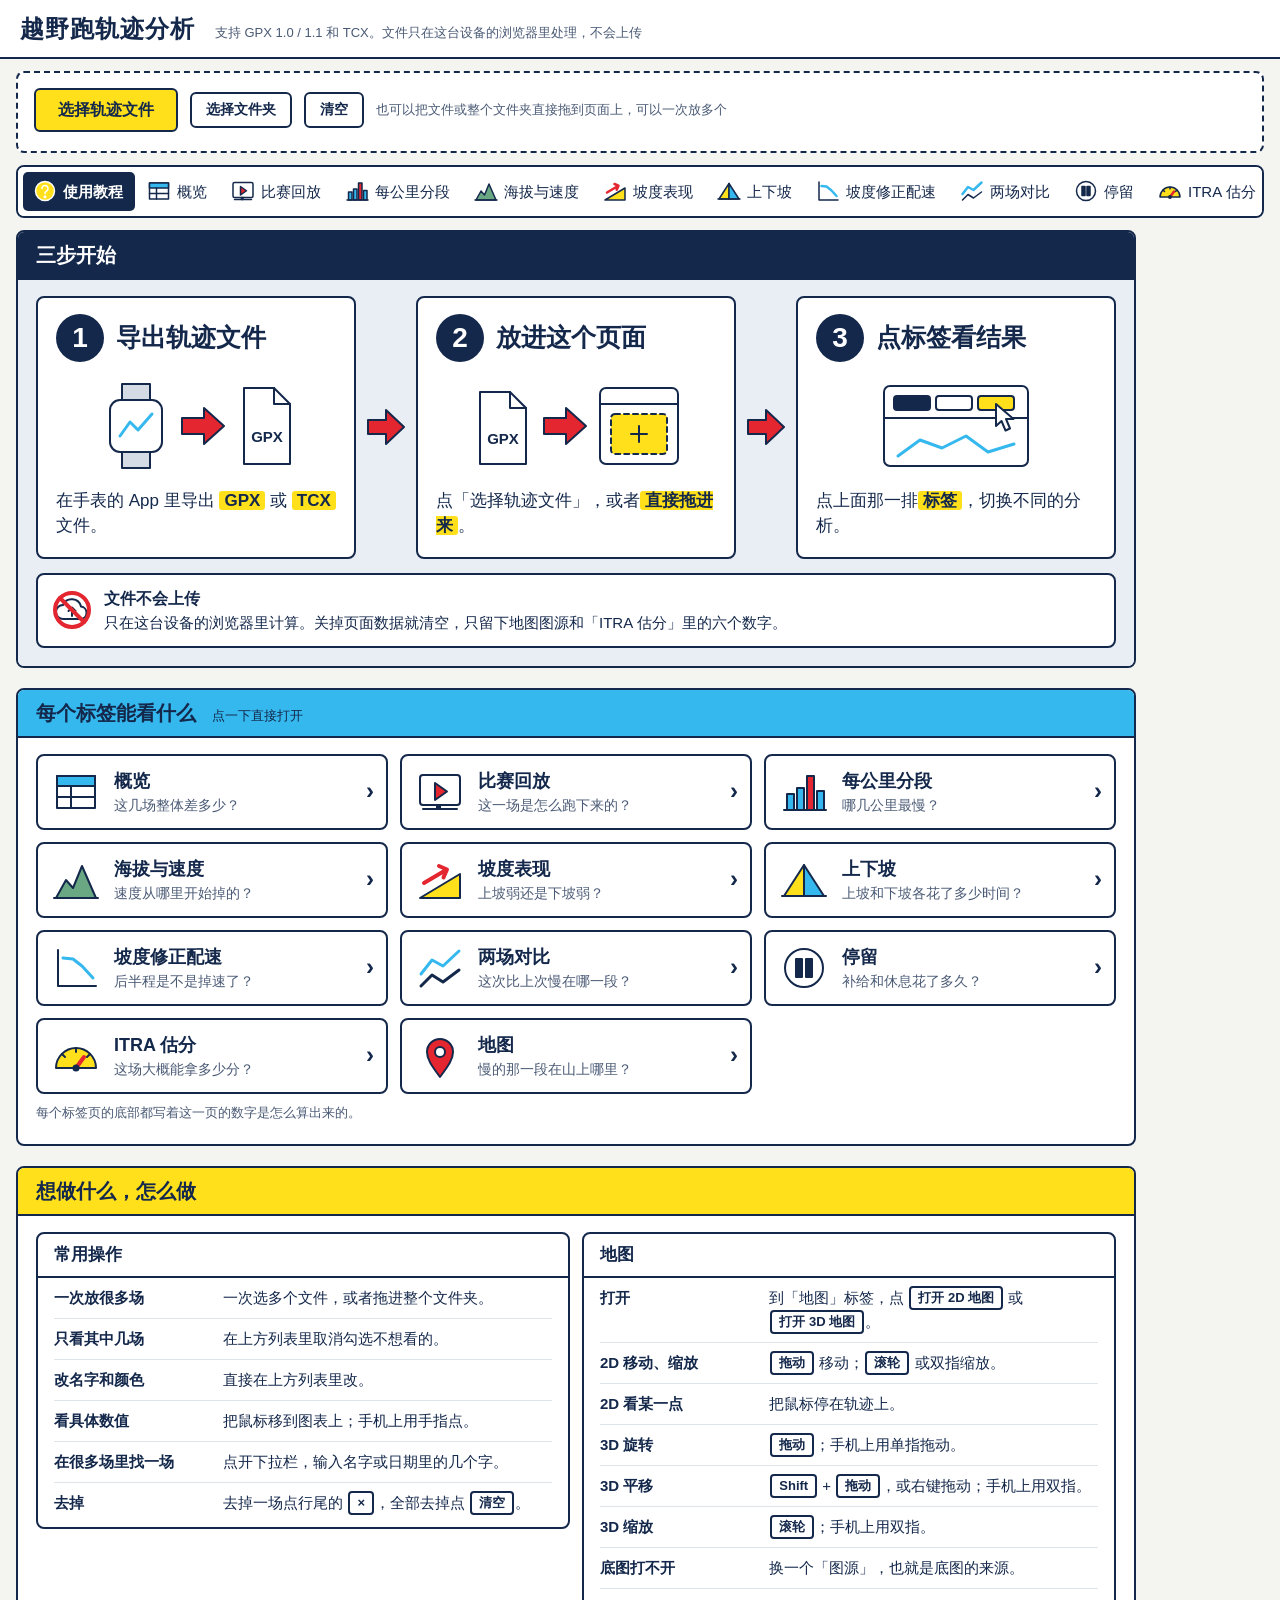
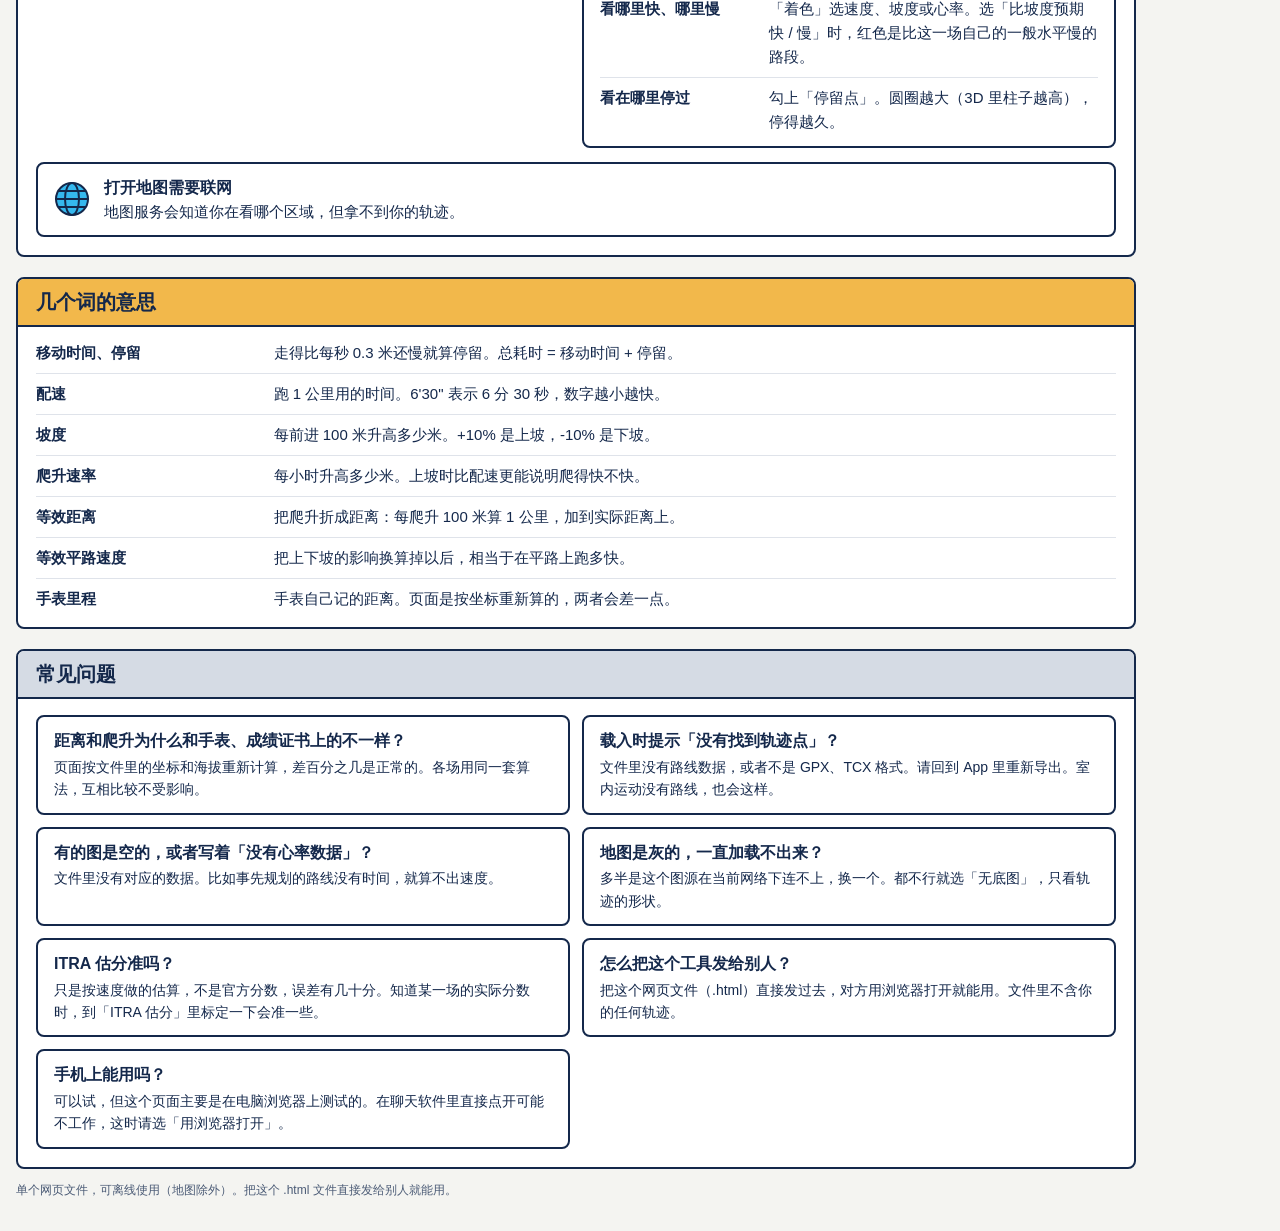
<file: web/越野跑轨迹分析.html>
<!DOCTYPE html>
<html lang="zh-CN">
<head>
<meta charset="utf-8">
<meta name="viewport" content="width=device-width,initial-scale=1">
<title>越野跑轨迹分析</title>
<style>
/*
  设计方案（借鉴航空安全卡片里提高清晰度的做法）

  颜色  深蓝 #14284b：所有文字和描边。白：所有内容区。浅灰 #f4f4f1：页面背景和表头。
        深蓝也用作最重要的底色：选中的标签、「三步开始」的标题栏（这一块的正文区是它的浅色 #e9eef5）。
        另有四种纯色，各管一件事，不混用：
          黄 #ffe01b  主要操作（「选择轨迹文件」这类按钮）和重点词
          琥珀 #f2b84b 只用在教程的一个标题栏上
          蓝 #35b8ee  选中、悬停（浅蓝 #e4f5fd）和图示里的轨迹线
          红 #e3262f  箭头和警告，别处不用
        鲜艳的颜色只用在小面积上：按钮、标题栏、图示。大面积的底色只有白、浅灰和上面两种很浅的颜色。
  描边  容器、按钮、输入框一律 2px 深蓝实线；内容区里面的分隔线用 1px 浅灰。
  形状  圆角 6px（按钮、输入框）或 8px（容器），不超过 8px；只有步骤编号是圆形。
  平涂  不用渐变，不用阴影。
  文字  标题和编号用 DIN 一类的标识字体（Windows 上是 Bahnschrift），正文用 Helvetica / Arial 加系统中文字体。
  教程  用编号、箭头和图示说话，每格只讲一件事。
*/
* { box-sizing: border-box; }
html, body { margin: 0; padding: 0; }
body {
  font-family: Inter, "Helvetica Neue", Helvetica, Arial, "PingFang SC", "Hiragino Sans GB", "Microsoft YaHei", sans-serif;
  font-size: 14px; line-height: 1.5; color: #14284b; background: #f4f4f1;
}
.top h1, .help h2, .help h3, .stepno, .card-t, .panel h3, .empty b, table.data caption {
  font-family: "DIN Alternate", Bahnschrift, "DIN Next", "Helvetica Neue", Helvetica, Arial, "PingFang SC", "Hiragino Sans GB", "Microsoft YaHei", sans-serif;
}

/* ---------- 页头 ---------- */
.top { padding: 15px 20px 13px; background: #fff; border-bottom: 2px solid #14284b; }
.top h1 { display: inline-block; margin: 0 16px 0 0; font-size: 24px; line-height: 1.2; color: #14284b; letter-spacing: 1px; }
.hint { color: #4a5a75; font-size: 13px; }

/* ---------- 载入区和轨迹列表 ---------- */
.loader, .tracks, .panel, .foot { margin: 12px 16px; }
.loader { background: #fff; border: 2px dashed #14284b; border-radius: 8px; padding: 12px 16px; }
.loader-row > * { margin: 3px 8px 3px 0; vertical-align: middle; }
.loader-tip { color: #4a5a75; font-size: 13px; }
.status { font-size: 13px; color: #14284b; margin-top: 4px; min-height: 0; }
.status .err { color: #c21822; }
.vh { position: absolute; width: 1px; height: 1px; opacity: 0; overflow: hidden; left: -100px; top: 0; }

.btn {
  display: inline-block; padding: 6px 14px; border: 2px solid #14284b; border-radius: 6px;
  background: #fff; color: #14284b; font-size: 14px; font-weight: bold; font-family: inherit; line-height: 1.4; cursor: pointer;
  -webkit-user-select: none; user-select: none;
}
.btn:hover { background: #e4f5fd; }
.btn.primary { background: #ffe01b; }
.btn.primary:hover { background: #f5d000; }
.btn.on, .btn.on:hover { background: #14284b; color: #fff; }
.loader .btn.primary { padding: 9px 22px; font-size: 16px; }
.btn:focus-visible, .nav button:focus-visible, .card:focus-visible, .combo-btn:focus-visible { outline: 2px solid #35b8ee; outline-offset: 2px; }

.drop-mask {
  display: none; position: fixed; left: 0; top: 0; right: 0; bottom: 0; z-index: 50;
  background: rgba(228, 245, 253, .92); border: 2px dashed #14284b;
  font-size: 28px; font-weight: bold; color: #14284b; text-align: center; padding-top: 30vh; pointer-events: none;
}
.drop-mask.show { display: block; }

.tracks { background: #fff; border: 2px solid #14284b; border-radius: 8px; padding: 6px 14px 8px; }
.scroll { overflow-x: auto; -webkit-overflow-scrolling: touch; }
.tracktable { border-collapse: collapse; width: 100%; }
.tracktable td { padding: 4px 6px; white-space: nowrap; border-bottom: 1px solid #dfe3ea; }
.tracktable tr:last-child td { border-bottom: 0; }
/* 列表里的名称框平时用浅色描边，免得一排深色框抢眼；指到或点进去时变深 */
.tracktable input[type=text] { width: 230px; max-width: 46vw; padding: 3px 7px; border: 2px solid #c9d0db; border-radius: 6px; font: inherit; color: #14284b; background: #fff; }
.tracktable input[type=text]:hover, .tracktable input[type=text]:focus { border-color: #14284b; outline: 0; }
.tracktable input[type=color] { width: 30px; height: 24px; padding: 0; border: 2px solid #14284b; border-radius: 4px; background: #fff; vertical-align: middle; }
.tracktable .meta { color: #14284b; font-size: 13px; }
.tracktable .warn { color: #c21822; font-size: 12px; }
.tracktable .x { border: 0; background: none; color: #4a5a75; font-size: 18px; line-height: 1; cursor: pointer; padding: 0 6px; }
.tracktable .x:hover { color: #c21822; }

/* ---------- 导航栏和面板 ---------- */
.nav {
  margin: 12px 16px 0; padding: 5px; white-space: nowrap; overflow-x: auto; -webkit-overflow-scrolling: touch;
  background: #fff; border: 2px solid #14284b; border-radius: 8px;
}
.nav button {
  border: 0; border-radius: 5px; background: none; font: inherit; font-size: 15px;
  padding: 7px 12px 7px 10px; margin: 0 2px 0 0; color: #14284b; cursor: pointer;
}
.nav button:hover { background: #e4f5fd; }
.nav button.on, .nav button.on:hover { background: #14284b; color: #fff; font-weight: bold; }

.panel { display: none; background: #fff; border: 2px solid #14284b; border-radius: 8px; padding: 16px 18px; }
.panel.on { display: block; }
.panel h3 { font-size: 16px; margin: 18px 0 6px; color: #14284b; }
.bar { margin: 4px 0 8px; }
.bar > * { margin: 3px 12px 3px 0; vertical-align: middle; }
.bar label { display: inline-block; white-space: nowrap; }
.bar .lbl { display: inline-block; max-width: 100%; }   /* 文字加下拉栏，窄屏上允许换行 */
.lead { margin: 2px 0 8px; font-size: 14px; }
.bar label.grow input[type=text] { width: 420px; max-width: 70vw; }
.bar select, .bar input[type=text] { font: inherit; color: #14284b; padding: 4px 7px; border: 2px solid #14284b; border-radius: 6px; background: #fff; max-width: 70vw; }
.bar input[type=range] { vertical-align: middle; width: 120px; }
.bar input.num { font: inherit; color: #14284b; width: 84px; padding: 4px 7px; border: 2px solid #14284b; border-radius: 6px; background: #fff; }
.bar select:focus, .bar input[type=text]:focus, .bar input.num:focus, .combo-search:focus { outline: 2px solid #35b8ee; outline-offset: 1px; }
.bar input.bad { border-color: #e3262f; background: #fdeaea; }
.formerr { color: #c21822; background: #fdeaea; border: 2px solid #e3262f; border-radius: 6px; padding: 7px 12px; font-size: 13px; line-height: 1.6; margin: 2px 0 8px; max-width: 900px; }

.combo { position: relative; display: inline-block; vertical-align: middle; }
.combo-btn { font: inherit; font-size: 14px; line-height: 1.5; padding: 4px 9px; border: 2px solid #14284b; border-radius: 6px; background: #fff; color: #14284b; cursor: pointer; max-width: 70vw; text-align: left; }
.combo-btn:hover { background: #e4f5fd; }
.combo-text { display: inline-block; max-width: 300px; overflow: hidden; text-overflow: ellipsis; white-space: nowrap; vertical-align: bottom; }
.combo-arrow { margin-left: 8px; color: #14284b; }
.combo-pop { position: absolute; left: 0; top: 100%; margin-top: 3px; z-index: 30; width: 340px; max-width: 86vw; background: #fff; border: 2px solid #14284b; border-radius: 8px; padding: 6px; white-space: normal; }
.combo-search { display: block; width: 100%; font: inherit; color: #14284b; padding: 5px 9px; border: 2px solid #14284b; border-radius: 6px; margin-bottom: 5px; }
.combo-list { max-height: 300px; overflow-y: auto; -webkit-overflow-scrolling: touch; position: relative; }
.combo-item { padding: 6px 9px; border-radius: 4px; cursor: pointer; overflow: hidden; text-overflow: ellipsis; white-space: nowrap; }
.combo-item.hi, .combo-item:hover { background: #e4f5fd; }
.combo-item.sel { font-weight: bold; }
.combo-sub { float: right; margin-left: 10px; color: #4a5a75; font-weight: normal; font-size: 12px; }
.combo-none { padding: 6px 8px; color: #4a5a75; font-size: 12px; }

/* 每个面板底部的说明：一条一行 */
.note { color: #4a5a75; font-size: 13px; line-height: 1.7; margin: 8px 0 2px; max-width: 1000px; }
ul.note { margin: 14px 0 2px; padding: 10px 0 0 18px; border-top: 1px solid #dfe3ea; }
ul.note li { margin: 1px 0; }
.tracks .note { font-size: 12px; margin: 4px 0 0; }

.explain { color: #14284b; font-size: 13px; line-height: 1.7; max-width: 900px; margin-top: 14px; padding: 4px 16px 12px; background: #f4f4f1; border: 2px solid #14284b; border-radius: 8px; }
.explain h4 { font-size: 14px; color: #14284b; margin: 14px 0 4px; }
.explain p { margin: 4px 0; }
.explain ol, .explain ul { margin: 4px 0; padding-left: 24px; }
.explain li { margin: 2px 0; }
.empty { color: #4a5a75; padding: 34px 10px; text-align: center; font-size: 15px; line-height: 2; }
.empty b { font-size: 22px; color: #14284b; }
.summary { margin: 6px 0; font-size: 14px; }

.chart { display: block; width: 100%; margin: 6px 0 10px; }
.grid2 { font-size: 0; }
.grid2 > .chart { display: inline-block; width: 50%; vertical-align: top; }

table.data { border-collapse: collapse; font-size: 13px; margin: 4px 0; }
/* 表格标题：和图表标题同一个分量，靠左，跟表格一起滚动 */
table.data caption { caption-side: top; text-align: left; padding: 10px 0 6px; font-size: 16px; font-weight: bold; color: #14284b; }
table.data th, table.data td { padding: 6px 10px; text-align: right; white-space: nowrap; border-bottom: 1px solid #dfe3ea; }
table.data th { background: #f4f4f1; color: #14284b; font-weight: bold; border-bottom: 2px solid #14284b; position: sticky; top: 0; }
table.data tr.base td { background: #f4f4f1; }   /* 「和基准场比」里的基准那一行 */
table.data tr:hover td { background: #e4f5fd; }
table.data th.l, table.data td.l { text-align: left; }
table.data tr.sum td { font-weight: bold; border-top: 2px solid #14284b; }
table.data td.pos { color: #c21822; }
table.data td.neg { color: #2a7d1e; }
.sw { display: inline-block; width: 12px; height: 12px; border-radius: 3px; margin-right: 6px; vertical-align: -1px; }

/* ---------- 图示 ----------
   和描边同一套规则：2px 深蓝线、纯色平涂。轨迹线用蓝色，箭头和禁止标志用红色。 */
.pic { display: block; overflow: visible; }
.pic * { fill: none; stroke: #14284b; stroke-width: 2; stroke-linejoin: round; stroke-linecap: round; }
.pic .w { fill: #fff; } .pic .g { fill: #d5dbe4; } .pic .b { fill: #35b8ee; } .pic .y { fill: #ffe01b; }
.pic .n { fill: #6aa884; } .pic .r { fill: #e3262f; } .pic .v { fill: #14284b; }
.pic .t { stroke: #35b8ee; stroke-width: 3; }
.pic .a { stroke: #e3262f; stroke-width: 4; }
.pic .d { stroke-dasharray: 5 4; }
.pic text { stroke: none; fill: #14284b; font: bold 15px Arial, Helvetica, sans-serif; }
/* 导航栏里的小图标：和教程卡片是同一套图，缩到 24px，线条相应加粗；选中时底色是深蓝，线条换成白色 */
.nav .pic { display: inline-block; vertical-align: -6px; margin-right: 6px; pointer-events: none; }
.nav .pic * { stroke-width: 3; }
.nav .pic .t, .nav .pic .a { stroke-width: 5; }
.nav button.on .pic * { stroke: #fff; }
.nav button.on .pic .w { fill: none; }
.nav button.on .pic .v { fill: #fff; }
.nav button.on .pic .t { stroke: #35b8ee; }
.nav button.on .pic .a { stroke: #ff6b72; }

/* ---------- 使用教程 ----------
   教程面板自己不画框，五个板块各是一张带描边的卡片，中间留出间隔。
   五个板块都是白底，标题栏各用一种纯色；第一块的正文区多一层很浅的绿。板块里的格子一律白底。 */
#p-help { background: none; border: 0; padding: 0; }
.help { max-width: 1120px; color: #14284b; font-size: 15px; line-height: 1.6; }
.hsec { margin: 0 0 20px; background: #fff; border: 2px solid #14284b; border-radius: 8px; overflow: hidden; }
.hsec:last-child { margin-bottom: 0; }
.help h2 { margin: 0; padding: 9px 18px; font-size: 20px; line-height: 1.4; color: #14284b; border-bottom: 2px solid #14284b; }
.help h2 small { font-size: 13px; font-weight: normal; margin-left: 10px; font-family: Inter, "Helvetica Neue", Helvetica, Arial, "PingFang SC", "Hiragino Sans GB", "Microsoft YaHei", sans-serif; }
.hbody { padding: 16px 18px 18px; }

.hs1 h2 { background: #14284b; color: #fff; }
.hs1 .hbody { background: #e9eef5; }   /* 深蓝的浅色，把最重要的一块托出来，但不刺眼 */
.hs2 h2 { background: #35b8ee; }
.hs3 h2 { background: #ffe01b; }
.hs4 h2 { background: #f2b84b; }
.hs5 h2 { background: #d5dbe4; }

/* 三步开始：整页字号最大的部分。圆形编号、短标题、一张图、一句话，中间用红箭头连起来 */
.steps { list-style: none; margin: 0; padding: 0; display: -webkit-flex; display: flex; }
.step { -webkit-flex: 1 1 0; flex: 1 1 0; min-width: 0; padding: 16px 18px 18px; background: #fff; border: 2px solid #14284b; border-radius: 8px; }
.step-arrow { -webkit-flex: none; flex: none; -webkit-align-self: center; align-self: center; width: 44px; margin: 0 8px; }
.step-h { display: -webkit-flex; display: flex; -webkit-align-items: center; align-items: center; }
.stepno { -webkit-flex: none; flex: none; display: block; width: 48px; height: 48px; margin-right: 12px; border-radius: 50%; background: #14284b; color: #fff; text-align: center; font-weight: bold; font-size: 28px; line-height: 48px; }
.help .step h3 { font-size: 25px; line-height: 1.3; margin: 0; color: #14284b; }
.step .pic { margin: 16px auto 14px; max-width: 100%; }
.step p { font-size: 17px; line-height: 1.5; margin: 0; color: #14284b; }
.step b { background: #ffe01b; padding: 0 5px; border-radius: 3px; }

/* 提示条：白底、带一个图示 */
.callout { position: relative; margin: 14px 0 0; padding: 11px 16px 11px 66px; min-height: 64px; background: #fff; border: 2px solid #14284b; border-radius: 8px; font-size: 15px; line-height: 1.6; color: #14284b; }
.callout .pic { position: absolute; left: 14px; top: 50%; margin-top: -20px; }
.callout b { display: block; font-size: 16px; }

/* 标签卡片：一个图标、一个名字、一个问题。点一下就打开那个标签 */
.cards { margin: -6px; display: -webkit-flex; display: flex; -webkit-flex-wrap: wrap; flex-wrap: wrap; }
.card {
  display: block; position: relative; width: 100%; width: calc(33.333% - 12px); min-height: 76px; margin: 6px; padding: 13px 30px 12px 76px;
  border: 2px solid #14284b; border-radius: 8px; background: #fff;
  font: inherit; color: inherit; text-align: left; cursor: pointer;
}
.card:hover { background: #e4f5fd; }
.card .pic { position: absolute; left: 14px; top: 50%; margin-top: -24px; }
.card:after { content: "\203A"; position: absolute; right: 12px; top: 50%; margin-top: -15px; font: bold 24px/28px Arial, Helvetica, sans-serif; color: #14284b; }
.card-t { display: block; font-size: 18px; line-height: 1.35; font-weight: bold; color: #14284b; }
.card-q { display: block; font-size: 14px; color: #4a5a75; }

/* 「想做什么 → 怎么做」的对照表 */
.cols { margin: -6px; display: -webkit-flex; display: flex; -webkit-flex-wrap: wrap; flex-wrap: wrap; -webkit-align-items: flex-start; align-items: flex-start; }
.box { -webkit-flex: 1 1 400px; flex: 1 1 400px; min-width: 0; margin: 6px; padding: 0 16px 4px; border: 2px solid #14284b; border-radius: 8px; background: #fff; overflow: hidden; }
.help .box h3 { font-size: 17px; margin: 0 -16px 0; padding: 7px 16px; color: #14284b; border-bottom: 2px solid #14284b; }
.kv { width: 100%; border-collapse: collapse; font-size: 15px; }
.kv th, .kv td { text-align: left; vertical-align: top; padding: 8px 0; border-top: 1px solid #dfe3ea; }
.kv tr:first-child th, .kv tr:first-child td { border-top: 0; }
.kv th { width: 34%; padding-right: 14px; font-weight: bold; color: #14284b; }
.kv td { color: #14284b; }
.hs4 .hbody { padding-top: 6px; padding-bottom: 8px; }
.hs4 .kv th { width: 22%; }
kbd { display: inline-block; padding: 0 7px; margin: 0 1px; border: 2px solid #14284b; border-radius: 4px; background: #fff; color: #14284b; font: bold 13px/20px Inter, "Helvetica Neue", Helvetica, Arial, "PingFang SC", "Microsoft YaHei", sans-serif; white-space: nowrap; vertical-align: 1px; }

.faq { margin: -6px; display: -webkit-flex; display: flex; -webkit-flex-wrap: wrap; flex-wrap: wrap; }
.qa { width: 100%; width: calc(50% - 12px); margin: 6px; padding: 11px 16px 12px; border: 2px solid #14284b; border-radius: 8px; background: #fff; font-size: 14px; color: #14284b; }
.qa b { display: block; font-size: 16px; margin-bottom: 2px; }

/* ---------- 地图 ---------- */
.legend { font-size: 12px; color: #14284b; margin: 2px 0 6px; min-height: 0; }
/* 色标是一格一格的纯色块，和地图上实际用的分档一致 */
.legend .ramp { display: inline-block; width: 224px; max-width: 50vw; height: 14px; margin: 0 8px; vertical-align: middle; border: 2px solid #14284b; border-radius: 3px; overflow: hidden; font-size: 0; }
.legend .ramp i { float: left; width: 6.25%; height: 100%; }

.mapbox { position: relative; overflow: hidden; height: 620px; max-height: 76vh; min-height: 320px; border: 2px solid #14284b; border-radius: 8px; background: #d5dbe4;
  -webkit-user-select: none; user-select: none; touch-action: none; cursor: grab; }
.mapbox.off { height: auto; min-height: 0; background: #f4f4f1; border: 2px dashed #14284b; color: #4a5a75; padding: 30px 16px; text-align: center; font-size: 15px; cursor: default; touch-action: auto; }
.tr-tiles { position: absolute; left: 0; top: 0; width: 100%; height: 100%; }
.tr-tiles img { position: absolute; max-width: none; border: 0; padding: 0; margin: 0; -webkit-user-drag: none; }
.tr-ov, .tr-gl { position: absolute; left: 0; top: 0; }
.tr-labels { position: absolute; left: 0; top: 0; width: 100%; height: 100%; pointer-events: none; overflow: hidden; }
.tr-label { position: absolute; white-space: nowrap; font-size: 12px; padding: 1px 6px; border-radius: 4px;
  background: rgba(20, 40, 75, .85); color: #fff; -webkit-transform: translate(-50%, -135%); transform: translate(-50%, -135%); }
.tr-label.tr-wpt { background: #ffe01b; color: #14284b; border: 2px solid #14284b; }
.tr-label.tr-stop { background: #fff; color: #14284b; border: 2px solid #14284b; font-weight: bold; }
.tr-attr { position: absolute; right: 0; bottom: 0; font-size: 11px; color: #14284b; background: rgba(255, 255, 255, .8); padding: 1px 6px; border-radius: 6px 0 0 0; pointer-events: none; }
.tr-msg { position: absolute; left: 10px; top: 10px; right: 56px; font-size: 13px; color: #14284b; background: #ffe01b; border: 2px solid #14284b; padding: 5px 10px; border-radius: 6px; }
.tr-tip { position: absolute; font-size: 12px; line-height: 1.55; color: #14284b; background: #fff; border: 2px solid #14284b; border-radius: 6px; padding: 5px 9px; pointer-events: none; white-space: nowrap; }
.tr-ctl { position: absolute; right: 10px; top: 10px; }
.tr-ctl button { display: block; width: 34px; height: 34px; margin-bottom: 5px; border: 2px solid #14284b; border-radius: 6px; background: #fff; font-size: 18px; font-weight: bold; line-height: 1; cursor: pointer; color: #14284b; padding: 0; }
.tr-ctl button:hover { background: #e4f5fd; }

.foot { color: #4a5a75; font-size: 12px; padding-bottom: 20px; }

/* ---------- 比赛回放 ---------- */
.playgrid { display: grid; grid-template-columns: minmax(0, 1.3fr) minmax(250px, 1fr); gap: 16px; margin: 8px 0 12px; }
.playmap { border: 2px solid #14284b; border-radius: 8px; overflow: hidden; background: #fff; }
.playmap canvas { display: block; }
.playnow { display: grid; grid-template-columns: repeat(3, minmax(0, 1fr)); align-content: center; }
.pn { min-width: 0; padding: 9px 6px 9px 12px; border-top: 1px solid #dfe3ea; }
.pn.main { grid-column: 1 / -1; padding-top: 0; border-top: 2px solid #14284b; }
.pn-k { display: block; font-size: 12px; color: #4a5a75; letter-spacing: .5px; }
.pn-v { display: block; font-family: "DIN Alternate", Bahnschrift, "DIN Next", "Helvetica Neue", Helvetica, Arial, sans-serif;
  font-size: 26px; font-weight: bold; line-height: 1.25; white-space: nowrap; overflow: hidden; }
.pn.main .pn-v { font-size: 46px; letter-spacing: 1px; }
.pn-v small { font-size: 13px; font-weight: normal; color: #4a5a75; margin-left: 4px; letter-spacing: 0; }
.playstrip { border: 2px solid #14284b; border-radius: 8px; padding: 4px 4px 0; background: #fff; }
.playstrip canvas { display: block; cursor: pointer; touch-action: pan-y; }
.mapstrip { margin-top: 8px; border: 2px solid #14284b; border-radius: 8px; padding: 4px 4px 0; background: #fff; }
.mapstrip canvas { display: block; cursor: pointer; touch-action: pan-y; }
.play-btn { min-width: 84px; }

/* ---------- 窄屏 ---------- */
@media (max-width: 960px) {
  .card { width: calc(50% - 12px); }
  /* 三步改成竖排，箭头跟着朝下 */
  .steps { display: block; }
  .step-arrow { width: 44px; margin: 6px auto; -webkit-transform: rotate(90deg); transform: rotate(90deg); }
}
@media (max-width: 820px) {
  .grid2 > .chart { width: 100%; }
  .playgrid { grid-template-columns: 1fr; gap: 10px; }
  .top { padding: 12px 14px 10px; }
  .top h1 { font-size: 22px; display: block; margin-bottom: 2px; }
  .loader, .tracks, .panel, .foot, .nav { margin-left: 8px; margin-right: 8px; }
  .panel { padding: 12px 10px; }
  #p-help { padding: 0; }
  .hsec { margin-bottom: 16px; }
  .help h2 { padding: 9px 14px; }
  .help h2 small { display: block; margin: 0; }
  .hbody { padding: 12px 12px 14px; }
  .mapbox { height: 70vh; }
  .qa { width: calc(100% - 12px); }
  .kv th, .hs4 .kv th { width: 38%; }
}
@media (max-width: 560px) {
  .card { width: calc(100% - 12px); }
  .step { padding: 14px 14px 16px; }
  .stepno { width: 44px; height: 44px; font-size: 26px; line-height: 44px; }
  .help .step h3 { font-size: 24px; }
  .step p { font-size: 16px; }
}

</style>
</head>
<body>
<div id="dropMask" class="drop-mask">松开鼠标，载入轨迹文件</div>

<header class="top">
  <h1>越野跑轨迹分析</h1>
  <span class="hint">支持 GPX 1.0 / 1.1 和 TCX。文件只在这台设备的浏览器里处理，不会上传</span>
</header>

<section class="loader">
  <div class="loader-row">
    <label class="btn primary" for="inFiles">选择轨迹文件</label>
    <label class="btn" for="inDir" id="lblDir">选择文件夹</label>
    <button class="btn" id="btnClear" type="button">清空</button>
    <button class="btn" id="btnShare" type="button" style="display:none">生成分享图</button>
    <span class="loader-tip">也可以把文件或整个文件夹直接拖到页面上，可以一次放多个</span>
  </div>
  <input type="file" id="inFiles" class="vh" multiple>
  <input type="file" id="inDir" class="vh" webkitdirectory multiple>
  <div id="status" class="status"></div>
</section>

<section id="trackBox" class="tracks" style="display:none">
  <div class="scroll"><table id="trackTable" class="tracktable"></table></div>
  <div class="note">勾选框决定这条轨迹是否参与下面的图表；名称和颜色可以直接改。</div>
</section>

<nav id="nav" class="nav"></nav>

<main id="panels">

  <section class="panel" id="noData">
    <div class="empty">
      <b>还没有载入轨迹</b><br>
      点上方的「选择轨迹文件」，或者把文件拖到页面上。<br>
      <button type="button" class="btn" data-go="help">看使用教程</button>
    </div>
  </section>

  <section class="panel" id="p-help">
    <div class="help">

      <section class="hsec hs1">
      <h2>三步开始</h2>
      <div class="hbody">
      <ol class="steps">
        <li class="step">
          <div class="step-h"><span class="stepno dot">1</span><h3>导出轨迹文件</h3></div>
          <svg class="pic" viewBox="0 0 220 96" width="220" height="96" aria-hidden="true" focusable="false">
            <rect class="g" x="36" y="6" width="28" height="20"/><rect class="g" x="36" y="70" width="28" height="20"/>
            <rect class="w" x="24" y="22" width="52" height="52" rx="10"/>
            <polyline class="t" points="34,58 44,44 52,52 66,36"/>
            <path class="r" d="M96 40h22V30l20 18-20 18V56H96z"/>
            <path class="w" d="M158 10h30l16 16v60h-46z"/><path d="M188 10v16h16"/>
            <text x="181" y="64" text-anchor="middle">GPX</text>
          </svg>
          <p>在手表的 App 里导出 <b>GPX</b> 或 <b>TCX</b> 文件。</p>
        </li>
        <li class="step-arrow" aria-hidden="true"><svg class="pic" viewBox="0 0 44 44" width="44" height="44" focusable="false"><path class="r" d="M4 15h18V5l18 17-18 17V29H4z"/></svg></li>
        <li class="step">
          <div class="step-h"><span class="stepno dot">2</span><h3>放进这个页面</h3></div>
          <svg class="pic" viewBox="0 0 220 96" width="220" height="96" aria-hidden="true" focusable="false">
            <path class="w" d="M14 14h30l16 16v56H14z"/><path d="M44 14v16h16"/>
            <text x="37" y="66" text-anchor="middle">GPX</text>
            <path class="r" d="M78 40h22V30l20 18-20 18V56H78z"/>
            <rect class="w" x="134" y="10" width="78" height="76" rx="6"/><path d="M134 26h78"/>
            <rect class="y d" x="145" y="36" width="56" height="40" rx="4"/>
            <path d="M173 48v16M165 56h16"/>
          </svg>
          <p>点「选择轨迹文件」，或者<b>直接拖进来</b>。</p>
        </li>
        <li class="step-arrow" aria-hidden="true"><svg class="pic" viewBox="0 0 44 44" width="44" height="44" focusable="false"><path class="r" d="M4 15h18V5l18 17-18 17V29H4z"/></svg></li>
        <li class="step">
          <div class="step-h"><span class="stepno dot">3</span><h3>点标签看结果</h3></div>
          <svg class="pic" viewBox="0 0 220 96" width="220" height="96" aria-hidden="true" focusable="false">
            <rect class="w" x="38" y="8" width="144" height="80" rx="6"/><path d="M38 40h144"/>
            <rect class="v" x="48" y="18" width="36" height="14" rx="3"/>
            <rect class="w" x="90" y="18" width="36" height="14" rx="3"/>
            <rect class="y" x="132" y="18" width="36" height="14" rx="3"/>
            <polyline class="t" points="52,78 74,62 96,70 120,58 142,74 168,66"/>
            <path class="w" d="M150 26v22l5.500-5 4 9.500 4.500-2-4-9.500h7.500z"/>
          </svg>
          <p>点上面那一排<b>标签</b>，切换不同的分析。</p>
        </li>
      </ol>
      <div class="callout">
        <svg class="pic" viewBox="0 0 40 40" width="40" height="40" aria-hidden="true" focusable="false">
          <path class="w" d="M11 29a7 7 0 0 1 0-14 9.500 9.500 0 0 1 18 1.500 6.300 6.300 0 0 1 0 12.500z"/>
          <path d="M20 26v-8M16.500 21l3.500-3.500 3.500 3.500"/>
          <circle class="a" cx="20" cy="20" r="17"/><path class="a" d="M8 8l24 24"/>
        </svg>
        <b>文件不会上传</b>只在这台设备的浏览器里计算。关掉页面数据就清空，只留下地图图源和「ITRA 估分」里的六个数字。
      </div>
      </div>
      </section>

      <section class="hsec hs2">
      <h2>每个标签能看什么 <small>点一下直接打开</small></h2>
      <div class="hbody">
      <div class="cards">
        <button type="button" class="card" data-go="overview"><svg class="pic" viewBox="0 0 48 48" width="48" height="48" aria-hidden="true" focusable="false"><rect class="w" x="5" y="8" width="38" height="32"/><rect class="b" x="5" y="8" width="38" height="10"/><path d="M5 29h38M19 18v22"/></svg><span class="card-t">概览</span><span class="card-q">这几场整体差多少？</span></button>
        <button type="button" class="card" data-go="play"><svg class="pic" viewBox="0 0 48 48" width="48" height="48" aria-hidden="true" focusable="false"><rect class="w" x="4" y="7" width="40" height="30" rx="3"/><path class="r" d="M19 15l12 8.500-12 8.500z"/><path d="M7 41h34"/><rect class="v" x="21" y="37" width="3" height="4"/></svg><span class="card-t">比赛回放</span><span class="card-q">这一场是怎么跑下来的？</span></button>
        <button type="button" class="card" data-go="splits"><svg class="pic" viewBox="0 0 48 48" width="48" height="48" aria-hidden="true" focusable="false"><rect class="b" x="7" y="26" width="7" height="16"/><rect class="b" x="17" y="20" width="7" height="22"/><rect class="r" x="27" y="8" width="7" height="34"/><rect class="b" x="37" y="23" width="7" height="19"/><path d="M4 42h42"/></svg><span class="card-t">每公里分段</span><span class="card-q">哪几公里最慢？</span></button>
        <button type="button" class="card" data-go="profile"><svg class="pic" viewBox="0 0 48 48" width="48" height="48" aria-hidden="true" focusable="false"><path class="n" d="M4 42l10-18 7 8 9-22 14 32z"/><path d="M2 42h44"/></svg><span class="card-t">海拔与速度</span><span class="card-q">速度从哪里开始掉的？</span></button>
        <button type="button" class="card" data-go="grade"><svg class="pic" viewBox="0 0 48 48" width="48" height="48" aria-hidden="true" focusable="false"><path class="y" d="M4 42h40V18z"/><path class="a" d="M8 27l22-13M23 10l8 3.500-3.500 8"/></svg><span class="card-t">坡度表现</span><span class="card-q">上坡弱还是下坡弱？</span></button>
        <button type="button" class="card" data-go="terrain"><svg class="pic" viewBox="0 0 48 48" width="48" height="48" aria-hidden="true" focusable="false"><path class="y" d="M4 40L24 9v31z"/><path class="b" d="M24 9l20 31H24z"/><path d="M2 40h44"/></svg><span class="card-t">上下坡</span><span class="card-q">上坡和下坡各花了多少时间？</span></button>
        <button type="button" class="card" data-go="gap"><svg class="pic" viewBox="0 0 48 48" width="48" height="48" aria-hidden="true" focusable="false"><path d="M6 6v36h38"/><polyline class="t" points="11,14 21,15 30,22 41,34"/></svg><span class="card-t">坡度修正配速</span><span class="card-q">后半程是不是掉速了？</span></button>
        <button type="button" class="card" data-go="compare"><svg class="pic" viewBox="0 0 48 48" width="48" height="48" aria-hidden="true" focusable="false"><polyline class="t" points="5,30 16,16 27,22 43,7"/><polyline points="5,42 16,31 27,38 43,26" style="stroke-width:3"/></svg><span class="card-t">两场对比</span><span class="card-q">这次比上次慢在哪一段？</span></button>
        <button type="button" class="card" data-go="stops"><svg class="pic" viewBox="0 0 48 48" width="48" height="48" aria-hidden="true" focusable="false"><circle class="w" cx="24" cy="24" r="19"/><rect class="v" x="16" y="15" width="6" height="18"/><rect class="v" x="26" y="15" width="6" height="18"/></svg><span class="card-t">停留</span><span class="card-q">补给和休息花了多久？</span></button>
        <button type="button" class="card" data-go="itra"><svg class="pic" viewBox="0 0 48 48" width="48" height="48" aria-hidden="true" focusable="false"><path class="y" d="M4 36a20 20 0 0 1 40 0z"/><path d="M24 16v4M10 22l3 3M38 22l-3 3"/><path class="a" d="M24 36l8-11"/><circle class="v" cx="24" cy="36" r="2.500"/></svg><span class="card-t">ITRA 估分</span><span class="card-q">这场大概能拿多少分？</span></button>
        <button type="button" class="card" data-go="map"><svg class="pic" viewBox="0 0 48 48" width="48" height="48" aria-hidden="true" focusable="false"><path class="r" d="M24 45C15 33 11 27 11 20a13 13 0 0 1 26 0c0 7-4 13-13 25z"/><circle class="w" cx="24" cy="20" r="5"/></svg><span class="card-t">地图</span><span class="card-q">慢的那一段在山上哪里？</span></button>
      </div>
      <p class="note">每个标签页的底部都写着这一页的数字是怎么算出来的。</p>
      </div>
      </section>

      <section class="hsec hs3">
      <h2>想做什么，怎么做</h2>
      <div class="hbody">
      <div class="cols">
        <div class="box">
          <h3>常用操作</h3>
          <table class="kv">
            <tr><th>一次放很多场</th><td>一次选多个文件，或者拖进整个文件夹。</td></tr>
            <tr><th>只看其中几场</th><td>在上方列表里取消勾选不想看的。</td></tr>
            <tr><th>改名字和颜色</th><td>直接在上方列表里改。</td></tr>
            <tr><th>看具体数值</th><td>把鼠标移到图表上；手机上用手指点。</td></tr>
            <tr><th>在很多场里找一场</th><td>点开下拉栏，输入名字或日期里的几个字。</td></tr>
            <tr><th>去掉</th><td>去掉一场点行尾的 <kbd>×</kbd>，全部去掉点 <kbd>清空</kbd>。</td></tr>
          </table>
        </div>
        <div class="box">
          <h3>地图</h3>
          <table class="kv">
            <tr><th>打开</th><td>到「地图」标签，点 <kbd>打开 2D 地图</kbd> 或 <kbd>打开 3D 地图</kbd>。</td></tr>
            <tr><th>2D 移动、缩放</th><td><kbd>拖动</kbd> 移动；<kbd>滚轮</kbd> 或双指缩放。</td></tr>
            <tr><th>2D 看某一点</th><td>把鼠标停在轨迹上。</td></tr>
            <tr><th>3D 旋转</th><td><kbd>拖动</kbd>；手机上用单指拖动。</td></tr>
            <tr><th>3D 平移</th><td><kbd>Shift</kbd> + <kbd>拖动</kbd>，或右键拖动；手机上用双指。</td></tr>
            <tr><th>3D 缩放</th><td><kbd>滚轮</kbd>；手机上用双指。</td></tr>
            <tr><th>底图打不开</th><td>换一个「图源」，也就是底图的来源。</td></tr>
            <tr><th>看哪里快、哪里慢</th><td>「着色」选速度、坡度或心率。选「比坡度预期快 / 慢」时，红色是比这一场自己的一般水平慢的路段。</td></tr>
            <tr><th>看在哪里停过</th><td>勾上「停留点」。圆圈越大（3D 里柱子越高），停得越久。</td></tr>
          </table>
        </div>
      </div>
      <div class="callout">
        <svg class="pic" viewBox="0 0 40 40" width="40" height="40" aria-hidden="true" focusable="false">
          <circle class="b" cx="20" cy="20" r="16"/><ellipse cx="20" cy="20" rx="7" ry="16"/><path d="M4 20h32M7 12h26M7 28h26"/>
        </svg>
        <b>打开地图需要联网</b>地图服务会知道你在看哪个区域，但拿不到你的轨迹。
      </div>
      </div>
      </section>

      <section class="hsec hs4">
      <h2>几个词的意思</h2>
      <div class="hbody">
          <table class="kv">
            <tr><th>移动时间、停留</th><td>走得比每秒 0.3 米还慢就算停留。总耗时 = 移动时间 + 停留。</td></tr>
            <tr><th>配速</th><td>跑 1 公里用的时间。6'30" 表示 6 分 30 秒，数字越小越快。</td></tr>
            <tr><th>坡度</th><td>每前进 100 米升高多少米。+10% 是上坡，-10% 是下坡。</td></tr>
            <tr><th>爬升速率</th><td>每小时升高多少米。上坡时比配速更能说明爬得快不快。</td></tr>
            <tr><th>等效距离</th><td>把爬升折成距离：每爬升 100 米算 1 公里，加到实际距离上。</td></tr>
            <tr><th>等效平路速度</th><td>把上下坡的影响换算掉以后，相当于在平路上跑多快。</td></tr>
            <tr><th>手表里程</th><td>手表自己记的距离。页面是按坐标重新算的，两者会差一点。</td></tr>
          </table>
      </div>
      </section>

      <section class="hsec hs5">
      <h2>常见问题</h2>
      <div class="hbody">
      <div class="faq">
        <div class="qa"><b>距离和爬升为什么和手表、成绩证书上的不一样？</b>页面按文件里的坐标和海拔重新计算，差百分之几是正常的。各场用同一套算法，互相比较不受影响。</div>
        <div class="qa"><b>载入时提示「没有找到轨迹点」？</b>文件里没有路线数据，或者不是 GPX、TCX 格式。请回到 App 里重新导出。室内运动没有路线，也会这样。</div>
        <div class="qa"><b>有的图是空的，或者写着「没有心率数据」？</b>文件里没有对应的数据。比如事先规划的路线没有时间，就算不出速度。</div>
        <div class="qa"><b>地图是灰的，一直加载不出来？</b>多半是这个图源在当前网络下连不上，换一个。都不行就选「无底图」，只看轨迹的形状。</div>
        <div class="qa"><b>ITRA 估分准吗？</b>只是按速度做的估算，不是官方分数，误差有几十分。知道某一场的实际分数时，到「ITRA 估分」里标定一下会准一些。</div>
        <div class="qa"><b>怎么把这个工具发给别人？</b>把这个网页文件（.html）直接发过去，对方用浏览器打开就能用。文件里不含你的任何轨迹。</div>
        <div class="qa"><b>手机上能用吗？</b>可以试，但这个页面主要是在电脑浏览器上测试的。在聊天软件里直接点开可能不工作，这时请选「用浏览器打开」。</div>
      </div>
      </div>
      </section>

    </div>
  </section>

  <section class="panel" id="p-overview">
    <div class="scroll"><table id="tOverview" class="data"></table></div>
    <h3>和基准场比</h3>
    <div class="bar"><span class="lbl">基准场 <span id="selBase"></span></span></div>
    <div class="scroll"><table id="tIndex" class="data"></table></div>
    <ul class="note">
      <li>移动 / 停留：相邻两点间速度高于 0.3 m/s 算移动，否则算停留（手表自动暂停的空档也算停留）。</li>
      <li>爬升 / 下降：海拔先做平滑，再按 3 米的阈值累计，所以和手表、赛事官方的数字会有出入。</li>
      <li>上坡爬升速率：坡度 ≥5% 的移动路段里每小时爬升的米数。下坡配速：坡度 &lt;-5% 的移动路段的配速。</li>
      <li>等效配速：总耗时 ÷（距离 + 爬升 ÷ 100 米）。后半程变化：按距离对半，后半程用时比前半程多（+）或少（-）的比例。</li>
      <li>步频是每分钟迈多少步（两只脚都算）。有的手表只记一只脚，数值在 80 上下，页面会自动乘以 2。步幅是一步迈出去的距离：移动的距离 ÷ 步数。</li>
      <li>心率、步频、步幅只有文件里带了才有，没有的显示 --。</li>
      <li>距离按相邻坐标点之间的水平距离累加；「手表里程」是文件里手表自己累计的距离，两者会有百分之几的出入，分析一律用前者。</li>
      <li>温度只有部分手表会写进文件。</li>
      <li>和基准场比：把选中的那一场当作 100，其他各场的每一项算成它的百分之几，写在括号里；「综合」是五项的平均。勾选或取消别的轨迹不会改变这些数字，换基准场才会。</li>
      <li>五项分别是：等效速度 =（距离 + 爬升 ÷ 100 米）÷ 总耗时；上坡爬升速率、平路速度（坡度 ±5% 以内）、下坡速度（坡度低于 -5%），这三项只算移动中的路段；后半程保持 = 后半程速度 ÷ 前半程速度，只比两个半程都跑过的坡度。</li>
      <li>同一条路线的两场，五项都可以直接比。路线不同时，平路和下坡的速度很看路面（台阶、碎石和土路差很多），这两项和「综合」只能当参考。</li>
    </ul>
  </section>

  <section class="panel" id="p-play">
    <div class="bar">
      <span class="lbl">轨迹 <span id="selPlay"></span></span>
      <button class="btn primary play-btn" id="btnPlay" type="button">播放</button>
      <label>速度 <select id="selSpeed"><option value="0.05">每秒 0.05 公里</option><option value="0.1">每秒 0.1 公里</option><option value="0.2" selected>每秒 0.2 公里</option><option value="0.5">每秒 0.5 公里</option><option value="1">每秒 1 公里（最快）</option></select></label>
      <label><input type="checkbox" id="chkLoop"> 循环</label>
      <label>视角 <select id="selView"><option value="3d" selected>3D</option><option value="2d">俯视</option></select></label>
      <label id="lblExag">海拔 <select id="selExag"><option value="1">1×</option><option value="2.5" selected>2.5×</option><option value="4">4×</option></select></label>
      <button class="btn" id="btnViewReset" type="button">回正</button>
      <span class="loader-tip">空格键暂停和继续；点或拖动下面那条「赛道条」跳到任意位置</span>
    </div>
    <div class="playgrid">
      <div class="playmap"><canvas id="cPlayRoute"></canvas></div>
      <div class="playnow" id="playNow"></div>
    </div>
    <div class="playstrip"><canvas id="cPlayStrip"></canvas></div>
    <ul class="note">
      <li>赛道条：山形是海拔，颜色是这一段的速度（把坡度的影响换算掉以后）比这一场自己的中位水平快还是慢——红色慢、绿色快，灰色是停留或没有数据；基线下面的深色短条是停留过的地方。横轴是里程。</li>
      <li>3D 视角：轨迹按「东、北、海拔」画在空间里，海拔按 2.5 倍夸张，每一段按快慢上色，每 250 米一根铅垂线落到底面，地面上是这条路自己的投影，旁边标着公里数。拖动旋转，滚轮缩放，Shift 或右键拖动平移；手机上单指旋转、双指缩放。</li>
      <li>3D 和俯视都只用文件里的坐标画，不联网，也不需要底图。要看真实地形和影像，到「地图」标签。</li>
      <li>页面顶部「生成分享图」会把这一场画成一张 1080×1350 的图片，存下来可以直接发出去。</li>
    </ul>
  </section>

  <section class="panel" id="p-splits">
    <div class="bar"><span class="lbl">轨迹 <span id="selSplit"></span></span></div>
    <canvas id="cSplits" class="chart"></canvas>
    <div class="scroll"><table id="tSplits" class="data"></table></div>
    <ul class="note">
      <li>配速按总用时计算，包含停留。</li>
      <li>步频是每分钟的步数，只在迈步的时候算；步幅是移动的距离 ÷ 步数。文件里没有的显示 --。</li>
    </ul>
  </section>

  <section class="panel" id="p-profile">
    <div class="bar"><label>横轴 <select id="selX"><option value="d">距离</option><option value="t">时间</option></select></label></div>
    <canvas id="cEle" class="chart"></canvas>
    <canvas id="cSpd" class="chart"></canvas>
    <canvas id="cHr" class="chart"></canvas>
    <canvas id="cCad" class="chart"></canvas>
    <canvas id="cStride" class="chart"></canvas>
    <canvas id="cTemp" class="chart" style="display:none"></canvas>
    <ul class="note">
      <li>速度、心率、步频、步幅都按每 250 米（横轴为时间时按每 2 分钟）取平均。速度包含停留，所以停下来的地方会出现低谷。</li>
      <li>步频是每分钟的步数（两只脚都算），只在迈步的时候算；步幅是移动的距离 ÷ 步数。文件里没有心率或步频时，对应的图是空的。</li>
    </ul>
  </section>

  <section class="panel" id="p-grade">
    <div class="grid2">
      <canvas id="cG1" class="chart"></canvas>
      <canvas id="cG2" class="chart"></canvas>
      <canvas id="cG3" class="chart"></canvas>
      <canvas id="cG4" class="chart"></canvas>
      <canvas id="cG5" class="chart"></canvas>
      <canvas id="cG6" class="chart"></canvas>
    </div>
    <div class="scroll"><table id="tBuckets" class="data"></table></div>
    <h3>爬坡耐力</h3>
    <canvas id="cClimb" class="chart"></canvas>
    <div class="scroll"><table id="tClimb" class="data"></table></div>
    <ul class="note">
      <li>每个点是移动中约 50 米的一小段，停留不计入。粗线是每 6% 坡度一档的中位数，色带是 25~75 分位。</li>
      <li>不同比赛的路面、天气、拥堵都不一样，这些图只能说明「在这个坡度上实际跑出了多快」。</li>
      <li>虚线是 Tobler 徒步函数，一个经典的步行速度模型，仅作参照。</li>
      <li>步频和步幅两张图：坡越陡，通常步频和步幅都往下掉；从跑变成走的地方，步频会明显掉一截。文件里没有步频时这两张图是空的。</li>
      <li>爬坡耐力：在全程里找出升高 50、100、200、300、500 米用时最短的那一段，换算成每小时爬升多少米。中途停下来的时间也算在里面。曲线往右掉得越少，说明长坡越能保持。路线上没有这么高的坡时空着。</li>
      <li>坡太缓时爬升速率天然就低，所以不同路线之间比这条曲线，要留意坡的陡缓差多少。</li>
    </ul>
  </section>

  <section class="panel" id="p-terrain">
    <div class="scroll"><table id="tTerr" class="data"></table></div>
    <div class="grid2">
      <canvas id="cTerrTime" class="chart"></canvas>
      <canvas id="cTerrSpd" class="chart"></canvas>
    </div>
    <h3>一场里的每个大坡</h3>
    <div class="bar"><span class="lbl">轨迹 <span id="selTerr"></span></span></div>
    <canvas id="cTerrEle" class="chart"></canvas>
    <div class="scroll"><table id="tSlopes" class="data"></table></div>
    <ul class="note">
      <li>上坡、平路、下坡是按路线本身分的，不看跑得快慢：每 50 米看一次坡度，超过 +3% 算上坡，低于 -3% 算下坡，其余算平路；不到 150 米的小段并进相邻的一段。同一条路线的两场，分出来的段是一样的。</li>
      <li>时间和速度只算移动时间，不含停留。爬升（下降）速率 = 这些路段一共升（降）了多少米 ÷ 移动时间。</li>
      <li>大坡：从一个低点到下一个高点（下坡反过来），中途往回走不超过 30 米的算同一个坡，升降 100 米以上才列出来。所以一个大坡里可以夹着几小段平路。</li>
      <li>大坡表里的「用时」包含停留；配速和升降速率只算移动时间。</li>
      <li>心率、步频、步幅只有文件里带了才有，没有的显示 --。</li>
    </ul>
  </section>

  <section class="panel" id="p-gap">
    <canvas id="cGap1" class="chart"></canvas>
    <div class="scroll"><table id="tFade" class="data"></table></div>
    <canvas id="cGap2" class="chart"></canvas>
    <canvas id="cCost" class="chart"></canvas>
    <h3>后半程对前半程</h3>
    <canvas id="cHalf" class="chart"></canvas>
    <div class="scroll"><table id="tHalf" class="data"></table></div>
    <ul class="note">
      <li>做法：把当前勾选的所有轨迹的样本合在一起，求出「各个坡度相对平路慢多少」的曲线（第三张图），
      再用它把每一小段的速度换算成等效的平路速度，最后沿比赛进度取滚动中位数（窗口为全程的 8%）。</li>
      <li>这条换算曲线是用当前勾选的轨迹自己拟合的，所以数值只能在同一批轨迹之间比较，
      换一批轨迹数值会变，也不能和 Strava 等平台的 GAP 直接比。</li>
      <li>走势表：「开头」「最后」是前 25%、后 25% 路程的等效平路速度（中位数）。「全程走势」是把全程分成十段、各取中位数，再拟合成一条直线，看终点比起点快（+）还是慢（-）了多少。</li>
      <li>掉速点：从这里起一直到终点前，等效平路速度都比开头那 25% 慢 12% 以上。最后 6% 的路程不看，因为终点前常有冲刺。写「没有」是指没有这样一路慢到底的情况，中途慢一阵又恢复的不算。第一张图上的竖虚线就是掉速点。</li>
      <li>后半程对前半程：按路程对半分，看同一种坡度上后半程比前半程快了还是慢了。只比两个半程都跑过的坡度（每 5% 一档对齐），所以这里的速度和「坡度表现」里的配速不完全一样；某一档两个半程对不上时空着。这部分不用上面的换算曲线，换一批轨迹数值不变。</li>
    </ul>
  </section>

  <section class="panel" id="p-compare">
    <div id="cmpEmpty" class="empty"></div>
    <div id="cmpBody">
      <div class="bar">
        <span class="lbl">基准 A <span id="selA"></span></span>
        <span class="lbl">对比 B <span id="selB"></span></span>
        <label>检查点间距 <select id="selCk"><option value="0.5">0.5 km</option><option value="1" selected>1 km</option><option value="2">2 km</option><option value="5">5 km</option></select></label>
      </div>
      <div id="cmpSummary" class="summary"></div>
      <div id="cmpSeg">
        <h3>公共路段逐段对比</h3>
        <div class="scroll"><table id="tSegs" class="data"></table></div>
        <div class="grid2">
          <canvas id="cSegGap" class="chart"></canvas>
          <canvas id="cSegBar" class="chart"></canvas>
        </div>
      </div>
      <div id="cmpRoute">
        <h3>整条路线对比</h3>
        <div id="routeSummary" class="summary"></div>
        <canvas id="cRouteGap" class="chart"></canvas>
        <div class="scroll"><table id="tAttr" class="data"></table></div>
        <canvas id="cAttr" class="chart"></canvas>
        <canvas id="cRoutePace" class="chart"></canvas>
        <canvas id="cRouteHr" class="chart"></canvas>
        <canvas id="cRouteCad" class="chart"></canvas>
        <canvas id="cRouteStride" class="chart"></canvas>
        <div class="scroll"><table id="tCks" class="data"></table></div>
      </div>
      <ul class="note">
        <li>B 的列表按两条轨迹中心点的距离从近到远排列，同一条路线的会排在最前面；轨迹多的时候可以在下拉栏里输入关键字筛选。</li>
        <li>时间差都是 B 减 A，正数表示 B 更慢。</li>
        <li>时间差按总用时算，没有扣掉停留：曲线上的竖直台阶、局部配速图上的尖峰，通常是 B 在那里停了下来，不是跑得慢。</li>
        <li>公共路段要求两条轨迹同方向、连续重合至少 400 米。</li>
        <li>「时间差出在哪种坡度上」：把对上的路线每 100 米切成一小段，同一小段路两场各用了多少移动时间，按这一小段的坡度归到五档里。各档相加正好是移动时间之差，再加上停留之差就是总用时之差。只有两条路线重合 80% 以上时才有这张表。</li>
        <li>心率、步频（每分钟步数）、步幅（米）两场并排列出，写成「A / B」。同一段路上，慢下来是因为步子变小了还是迈得慢了，看这两列；速度慢了心率却没降，多半是累了。文件里没有的显示 --，图是空的。</li>
        <li>已知问题：起点和终点在同一处时，刚出发的一小段可能被配到对方的回程上而漏掉，这时整条路线的对比不是从起点开始的。</li>
      </ul>
    </div>
  </section>

  <section class="panel" id="p-stops">
    <div class="scroll"><table id="tStopSum" class="data"></table></div>
    <div class="bar"><span class="lbl">轨迹 <span id="selStop"></span></span></div>
    <canvas id="cStops" class="chart"></canvas>
    <div class="scroll"><table id="tStops" class="data"></table></div>
    <ul class="note">
      <li>这里只列出持续 60 秒以上的停留；相隔不到 20 秒的两次停留算作一次。</li>
      <li>手表自动暂停或信号中断造成的记录空档也会被算成停留。</li>
      <li>「全部停留」是总耗时减去移动时间，包含所有短暂的停顿。</li>
    </ul>
  </section>

  <section class="panel" id="p-itra">
    <p class="lead"><b>1000 分的人能跑多快</b>（等效速度，ekm/h）。比赛越长越慢，所以按比赛长度分成六档：</p>
    <div class="bar" id="itraInputs"></div>
    <div id="itraMsg" class="formerr" style="display:none"></div>
    <div class="bar">
      <button class="btn" id="btnItraUndo" type="button" style="display:none">撤销改动</button>
      <button class="btn" id="btnItraReset" type="button">恢复默认</button>
      <span id="itraState" class="loader-tip"></span>
    </div>
    <div class="bar">
      <span class="lbl">用一场知道实际分数的比赛来标定 <span id="selItra"></span></span>
      <label>它的实际分数 <input type="number" id="inItraScore" step="1" min="50" max="1000" class="num"></label>
      <button class="btn primary" id="btnItraCal" type="button">标定</button>
    </div>
    <div id="itraCalMsg" class="formerr" style="display:none"></div>
    <div class="scroll"><table id="tItra" class="data"></table></div>
    <canvas id="cItra" class="chart"></canvas>
    <canvas id="cItraCurve" class="chart"></canvas>
    <div class="explain">
      <h4>怎么算的</h4>
      <p>这是按速度做的估算，不是 ITRA 官方的算法，结果只能当参考。</p>
      <ol>
        <li>把爬升折成距离：每爬升 100 米算 1 公里，加到实际距离上，得到「等效距离」。</li>
        <li>等效距离 ÷ 总耗时 = 等效速度。总耗时包含中途停下来的时间，和比赛成绩的算法一样。</li>
        <li>和「1000 分的人在同样长的比赛里能跑多快」比：估分 = 1000 × 你的等效速度 ÷ 1000 分的等效速度。</li>
      </ol>
      <p>「组别」是 ITRA 按等效距离分的档：XXS 不到 25，XS 25~44，S 45~74，M 75~114，L 115~154，XL 155~209，XXL 210 以上。</p>

      <h4>最上面那六个数字</h4>
      <p>比赛越长，再厉害的人也跑得越慢，所以「1000 分的等效速度」不是一个固定的数。六个数字分别是等效距离为 20、40、80、120、160、250 时的取值；长度在两档之间的比赛，按第二张图里的曲线取中间的数；比 20 短的按第一档算，比 250 长的按最后一档算。图上的彩色方块是载入的比赛。</p>
      <p>这些数字可以改，改完马上生效。页面只接受合理的数字：</p>
      <ul>
        <li>每个数要在 10 到 30 之间；</li>
        <li>短距离的数不能比长距离的小（可以相等）。</li>
      </ul>
      <p>不符合时，出问题的格子会变红，并说明原因；这时表格继续按上一组合法的数字计算。点「撤销改动」可以回到那一组数字。</p>
      <p>默认值里，只有 40 这一档用一场比赛的实际分数对过，其余各档是粗略的经验值。</p>

      <h4>标定</h4>
      <p>如果知道某一场的实际分数，选中那一场、填上分数、点「标定」。页面会把六个数字按同一个比例放大或缩小，让这一场的估分正好等于实际分数，其他比赛的估分也跟着变准。</p>

      <h4>误差有多大</h4>
      <p>表里的「误差」是估分大概会偏多少，可以粗略理解为：真实分数大约有三分之二的可能落在「区间」那一列里。它由下面几项互不相关的误差合成（平方相加再开方）：</p>
      <ul>
        <li>「1000 分的等效速度」本身不准：±10%。没标定时这是最大的一项；用同一组别的比赛标定后就没有了。</li>
        <li>爬升量不准：±10%。手表气压计测的爬升和官方数据会有出入；爬升在等效距离里占得越多，对分数的影响越大。</li>
        <li>ITRA 每场单独校准：±25 分。官方会按每场完赛者以往的水平来调整，不是套一个固定公式。</li>
        <li>公式本身的简化：没标定时 ±20 分（速度和分数并不完全成正比）；标定后换成约 ±17 分（同一组别里路线长短不同带来的差别）。</li>
      </ul>
      <p>前两项跟着分数走，所以分数越高误差越大。把鼠标停在表里「误差」那一格上，可以看到每一项各是多少。</p>
      <p>标定只在同一组别内可靠，其他组别的比赛仍按没标定算。</p>

      <h4>还要留意的两点</h4>
      <ul>
        <li>官方公布的距离和爬升通常比手表记的小，实际分数会因此再低 10~20 分。这一点没有算进上面的误差。</li>
        <li>80 及以上那几档的默认数字没有用实际分数验证过，长距离比赛的估分可能整体偏高或偏低。最好用一场长度相近、知道实际分数的比赛标定。</li>
      </ul>
    </div>
  </section>

  <section class="panel" id="p-map">
    <div class="bar">
      <button class="btn primary" id="btn2d" type="button">打开 2D 地图</button>
      <button class="btn primary" id="btn3d" type="button">打开 3D 地图</button>
      <button class="btn" id="btnMapOff" type="button" style="display:none">关闭地图</button>
      <button class="btn" id="btnFp" type="button" style="display:none">第一人称回放</button>
      <label id="lblFpTrack" style="display:none">回放这一条 <span id="selFp"></span></label>
      <label id="lblFpEye" style="display:none">视点高度 <input type="range" id="rngEye" min="0" max="100" step="1" value="0"> <span id="eyeVal">1.7 m</span></label>
      <button class="btn primary" id="btnFpPlay" type="button" style="display:none">播放</button>
      <label id="lblFpDur" style="display:none">速度 <select id="selSpeed2"><option value="0.05">每秒 0.05 公里</option><option value="0.1">每秒 0.1 公里</option><option value="0.2" selected>每秒 0.2 公里</option><option value="0.5">每秒 0.5 公里</option><option value="1">每秒 1 公里（最快）</option></select></label>
      <label>图源 <select id="selSrc"></select></label>
      <label>着色 <select id="selColor">
        <option value="track">按轨迹</option>
        <option value="speed">速度</option>
        <option value="dev">比坡度预期快 / 慢</option>
        <option value="grade">坡度</option>
        <option value="hr">心率</option>
      </select></label>
      <label><input type="checkbox" id="chkStops" checked> 停留点</label>
      <label id="lblKm"><input type="checkbox" id="chkKm" checked> 公里标</label>
    </div>
    <div class="bar" id="barCustom" style="display:none">
      <label class="grow">瓦片地址 <input type="text" id="inUrl" placeholder="https://example.com/{z}/{x}/{y}.png"></label>
      <label><input type="checkbox" id="chkGcj"> 国内偏移坐标 (GCJ-02)</label>
      <button class="btn" id="btnUrl" type="button">应用</button>
    </div>
    <div class="bar" id="bar3d" style="display:none">
      <span class="lbl">地形范围 <span id="selRegion"></span></span>
      <label>地形夸张 <input type="range" id="rngExag" min="1" max="3" step="0.1" value="1.5"> <span id="exagVal">1.5x</span></label>
      <label>贴图清晰度 <select id="selQuality"><option value="std">标准</option><option value="high">高（加载更慢）</option></select></label>
      <span class="loader-tip" id="tip3d">拖动旋转，右键或 Shift+拖动平移，滚轮缩放；手机上单指拖动旋转，双指缩放和平移</span>
    </div>
    <div id="mapLegend" class="legend"></div>
    <div id="mapBox" class="mapbox"></div>
    <div class="mapstrip" id="mapStripBox" style="display:none"><canvas id="cMapStrip"></canvas></div>
    <p class="loader-tip" id="fpTip" style="display:none">第一人称：眼贴着路线往前看。按住画面拖动看四周，滚轮升降视点（最高 400 米，可以当无人机看整座山）。</p>
    <ul class="note">
      <li>地图默认不加载。打开后，浏览器会向所选图源请求这一带的底图瓦片，对方因此能知道你在看哪个区域；轨迹本身不会发出去。</li>
      <li>3D 的地形起伏来自 AWS 上公开的全球高程数据，和图源无关；地形会比轨迹范围往外多画 10 公里，轨迹附近用精细的地形和贴图，外圈较粗。</li>
      <li>选「无底图」时完全不联网：2D 只画轨迹，3D 用 GPX 里的海拔把轨迹立起来。</li>
      <li>高德用的是国内偏移坐标，页面已自动换算；自定义地址如果也是偏移坐标，请勾上对应选项。</li>
      <li>高德的地址不是官方公开接口，以后可能失效。</li>
    </ul>
  </section>

</main>

<footer class="foot">单个网页文件，可离线使用（地图除外）。把这个 .html 文件直接发给别人就能用。</footer>

<script>
// ===== core.js =====
/* 计算核心：GPX 解析与全部分析算法。
 * 不依赖 DOM，浏览器和 Node 都能直接运行（tests/check_core.js 用它和 Python 版对数）。
 * 只用 ES5 语法，保证旧浏览器也能跑。
 * 口径与 ../core、../compare 下的 Python 脚本一致，改动时请两边同步。
 */
var TR = (function () {
  'use strict';

  var MOVE_V = 0.3;    // m/s，高于它算移动
  var SMOOTH_W = 5;    // 海拔平滑：前后各 5 个点
  var HYST = 3;        // 爬升迟滞阈值 (m)
  var WIN_D = 50;      // 坡度样本窗口 (m)
  var MATCH_R = 50;    // 轨迹匹配距离阈值 (m)
  var CELL = 50;       // 匹配网格大小 (m)
  var GAP_PTS = 15;    // 允许连续未匹配的点数
  var MIN_SEG = 400;   // 最短公共路段 (m)
  var ATTR_CELL = 100; // 同路线对比里，时间差按坡度拆开时用的小段长度 (m)

  function rad(d) { return d * Math.PI / 180; }

  function haversine(lat1, lon1, lat2, lon2) {
    var R = 6371000.0;
    var p1 = rad(lat1), p2 = rad(lat2);
    var dp = p2 - p1, dl = rad(lon2 - lon1);
    var a = Math.pow(Math.sin(dp / 2), 2) + Math.cos(p1) * Math.cos(p2) * Math.pow(Math.sin(dl / 2), 2);
    return 2 * R * Math.asin(Math.sqrt(a > 1 ? 1 : a));
  }

  // ---------------- 格式化 ----------------
  function pad2(n) { return (n < 10 ? '0' : '') + n; }

  function fmtHms(sec) {
    if (sec === null || !isFinite(sec)) return '--';
    var neg = sec < 0;
    var s = Math.floor(Math.abs(sec));
    var h = Math.floor(s / 3600), m = Math.floor(s % 3600 / 60), x = s % 60;
    return (neg ? '-' : '') + (h ? h + ':' + pad2(m) + ':' + pad2(x) : m + ':' + pad2(x));
  }

  function fmtPace(secPerKm) {
    if (secPerKm === null || !isFinite(secPerKm) || secPerKm <= 0) return '--';
    return Math.floor(secPerKm / 60) + "'" + pad2(Math.floor(secPerKm % 60)) + '"';
  }

  function median(vals) {
    var v = vals.slice().sort(function (a, b) { return a - b; });
    var n = v.length;
    if (!n) return NaN;
    return n % 2 ? v[(n - 1) / 2] : (v[n / 2 - 1] + v[n / 2]) / 2;
  }

  // ---------------- GPX 解析 ----------------
  function decodeXml(s) {
    return s.replace(/<!\[CDATA\[([\s\S]*?)\]\]>/g, '$1')
      .replace(/&lt;/g, '<').replace(/&gt;/g, '>').replace(/&quot;/g, '"')
      .replace(/&apos;/g, "'").replace(/&amp;/g, '&').replace(/^\s+|\s+$/g, '');
  }

  // GPX 1.0 和 1.1 的元素名相同，区别主要在文件头和扩展字段的位置：
  //   1.1 把厂商扩展放在 <extensions> 里，1.0 直接写在轨迹点下面；
  //   元素还可能带命名空间前缀（<gpx:trkpt>）。这里一律按「元素名」匹配，两种写法都能读。
  var NS = '(?:[\\w.\\-]+:)?';
  var RE_LAT = /\blat\s*=\s*["']\s*([^"'\s]+)/i;
  var RE_LON = /\blon\s*=\s*["']\s*([^"'\s]+)/i;
  var RE_ELE = new RegExp('<' + NS + 'ele\\b[^>]*>\\s*([^<\\s]+)', 'i');
  var RE_TIME = new RegExp('<' + NS + 'time\\b[^>]*>\\s*([^<]+?)\\s*<', 'i');
  var RE_NAME = new RegExp('<' + NS + 'name\\b[^>]*>([\\s\\S]*?)</' + NS + 'name\\s*>', 'i');
  // 心率、踏频：COROS 用 gpxdata:hr，佳明用 gpxtpx:hr / ns3:hr，也有不带前缀的
  var RE_HR = new RegExp('<' + NS + '(?:hr|heartrate|heart_rate)\\b[^>]*>\\s*([^<\\s]+)', 'i');
  var RE_CAD = new RegExp('<' + NS + '(?:cad|cadence|runcadence|run_cadence)\\b[^>]*>\\s*([^<\\s]+)', 'i');
  // 气温：佳明 TrackPointExtension 用 atemp，ClueTrust 用 temp，旧的佳明 GpxExtensions v3 用 Temperature（wtemp 是水温，不读）
  var RE_TEMP = new RegExp('<' + NS + '(?:atemp|temp|temperature)\\b[^>]*>\\s*([^<\\s]+)', 'i');
  // 手表自己累计的距离（ClueTrust / COROS 的 distance）。只用来和按坐标算出的距离对照
  var RE_DIST = new RegExp('<' + NS + 'distance\\b[^>]*>\\s*([^<\\s]+)', 'i');

  /** 匹配一个元素（含自闭合写法）：[1] = 属性，[2] = 内容 */
  function blockRe(tag) {
    return new RegExp('<' + NS + tag + '\\b([^>]*?)(?:/>|>([\\s\\S]*?)</' + NS + tag + '\\s*>)', 'gi');
  }

  function parseTime(s) {
    s = s.replace(' ', 'T');
    // 规范规定时间是 UTC；没写时区的按 UTC 处理（否则浏览器会当成本地时间）
    if (/^\d{4}-\d\d-\d\dT\d\d:\d\d(:\d\d(\.\d+)?)?$/.test(s)) s += 'Z';
    var v = Date.parse(s);
    return isNaN(v) ? null : v;
  }

  function parsePoints(text, tag) {
    var out = { name: '', lat: [], lon: [], ele: [], time: [], hr: [], cad: [], temp: [], devDist: null };
    var re = blockRe(tag), mm, a, b, body, x;
    while ((mm = re.exec(text))) {
      a = RE_LAT.exec(mm[1]); b = RE_LON.exec(mm[1]);
      if (!a || !b) continue;
      var lat = parseFloat(a[1]), lon = parseFloat(b[1]);
      if (isNaN(lat) || isNaN(lon) || Math.abs(lat) > 90 || Math.abs(lon) > 180) continue;
      body = mm[2] || '';
      out.lat.push(lat); out.lon.push(lon);
      x = RE_ELE.exec(body); x = x ? parseFloat(x[1]) : NaN; out.ele.push(isNaN(x) ? null : x);
      x = RE_TIME.exec(body); out.time.push(x ? parseTime(x[1]) : null);
      x = RE_HR.exec(body); x = x ? parseFloat(x[1]) : NaN; out.hr.push(isNaN(x) ? 0 : Math.round(x));
      x = RE_CAD.exec(body); x = x ? parseFloat(x[1]) : NaN; out.cad.push(isNaN(x) ? 0 : Math.round(x));
      x = RE_TEMP.exec(body); x = x ? parseFloat(x[1]) : NaN; out.temp.push(isNaN(x) ? null : x);
      x = RE_DIST.exec(body); x = x ? parseFloat(x[1]) : NaN; if (!isNaN(x) && (out.devDist === null || x > out.devDist)) out.devDist = x;
    }
    return out;
  }

  /** <trk> 或 <rte> 开头、第一个点之前的 <name> */
  function headName(body) {
    var cut = body.search(new RegExp('<' + NS + '(?:trkseg|trkpt|rtept)\\b', 'i'));
    var nm = RE_NAME.exec(cut >= 0 ? body.substr(0, cut) : body.substr(0, 4000));
    return nm ? decodeXml(nm[1]) : '';
  }

  /** 解析 GPX 1.0 / 1.1 文本。
   *  返回 { version, creator, tracks: [原始列...], wpts: [{lat, lon, ele, name}] }。
   *  每个 <trk> 是一条轨迹，里面的多个 <trkseg> 首尾相接（段与段之间的空档会算成停留）；
   *  没有 <trk> 时才用 <rte>（规划路线，通常没有时间）。 */
  function parseGpx(text) {
    var out = { format: 'GPX', version: '', creator: '', tracks: [], wpts: [] }, m, re, raw, x;
    if (text.indexOf('<!--') >= 0) text = text.replace(/<!--[\s\S]*?-->/g, '');
    m = new RegExp('<' + NS + 'gpx\\b([^>]*)>', 'i').exec(text);
    if (m) {
      x = /\bversion\s*=\s*["']([^"']*)/i.exec(m[1]); if (x) { out.version = x[1]; out.format = 'GPX ' + x[1]; }
      x = /\bcreator\s*=\s*["']([^"']*)/i.exec(m[1]); if (x) out.creator = decodeXml(x[1]);
    }
    function collect(blockTag, ptTag, kind) {
      re = blockRe(blockTag);
      while ((m = re.exec(text))) {
        raw = parsePoints(m[2] || '', ptTag);
        if (raw.lat.length >= 2) { raw.name = headName(m[2]); raw.kind = kind; out.tracks.push(raw); }
      }
      if (!out.tracks.length) {   // 没有成对的外层标签（比如文件被截断）：把能找到的点当成一条
        raw = parsePoints(text, ptTag);
        if (raw.lat.length >= 2) { raw.kind = kind; out.tracks.push(raw); }
      }
    }
    collect('trk', 'trkpt', 'trk');
    if (!out.tracks.length) collect('rte', 'rtept', 'rte');
    re = blockRe('wpt');
    while ((m = re.exec(text))) {
      var a = RE_LAT.exec(m[1]), b = RE_LON.exec(m[1]);
      if (!a || !b || isNaN(parseFloat(a[1])) || isNaN(parseFloat(b[1]))) continue;
      var body = m[2] || '', nm = RE_NAME.exec(body);
      x = RE_ELE.exec(body);
      out.wpts.push({ lat: parseFloat(a[1]), lon: parseFloat(b[1]), ele: x ? parseFloat(x[1]) : null, name: nm ? decodeXml(nm[1]) : '' });
    }
    return out;
  }

  // ---------------- TCX 解析 ----------------
  var RE_TC_LAT = new RegExp('<' + NS + 'LatitudeDegrees\\b[^>]*>\\s*([^<\\s]+)', 'i');
  var RE_TC_LON = new RegExp('<' + NS + 'LongitudeDegrees\\b[^>]*>\\s*([^<\\s]+)', 'i');
  var RE_TC_ALT = new RegExp('<' + NS + 'AltitudeMeters\\b[^>]*>\\s*([^<\\s]+)', 'i');
  var RE_TC_DIST = new RegExp('<' + NS + 'DistanceMeters\\b[^>]*>\\s*([^<\\s]+)', 'i');
  var RE_TC_HR = new RegExp('<' + NS + 'HeartRateBpm\\b[^>]*>\\s*<' + NS + 'Value\\b[^>]*>\\s*([^<\\s]+)', 'i');

  function tcxPoints(text) {
    var out = { name: '', lat: [], lon: [], ele: [], time: [], hr: [], cad: [], temp: [], devDist: null };
    var re = blockRe('Trackpoint'), mm, body, a, b, x;
    while ((mm = re.exec(text))) {
      body = mm[2] || '';
      x = RE_TC_DIST.exec(body); x = x ? parseFloat(x[1]) : NaN; if (!isNaN(x) && (out.devDist === null || x > out.devDist)) out.devDist = x;
      a = RE_TC_LAT.exec(body); b = RE_TC_LON.exec(body);
      if (!a || !b) continue;   // 没有定位的点（暂停、丢星、室内）跳过
      var lat = parseFloat(a[1]), lon = parseFloat(b[1]);
      if (isNaN(lat) || isNaN(lon) || Math.abs(lat) > 90 || Math.abs(lon) > 180) continue;
      out.lat.push(lat); out.lon.push(lon);
      x = RE_TC_ALT.exec(body); x = x ? parseFloat(x[1]) : NaN; out.ele.push(isNaN(x) ? null : x);
      x = RE_TIME.exec(body); out.time.push(x ? parseTime(x[1]) : null);
      x = RE_TC_HR.exec(body); x = x ? parseFloat(x[1]) : NaN; out.hr.push(isNaN(x) ? 0 : Math.round(x));
      // 自行车踏频在 <Cadence>，跑步步频在扩展里的 <RunCadence>，哪个先出现用哪个
      x = RE_CAD.exec(body); x = x ? parseFloat(x[1]) : NaN; out.cad.push(isNaN(x) ? 0 : Math.round(x));
      out.temp.push(null);   // TCX 没有温度字段
    }
    return out;
  }

  /** 解析 Garmin TCX（TrainingCenterDatabase v2）。返回结构和 parseGpx 相同。
   *  每个 <Activity> 是一条轨迹（各圈 <Lap> 首尾相接）；每个 <Course> 也是一条，
   *  它的 <CoursePoint> 当作航点。距离仍由坐标计算，不读文件里的 DistanceMeters。 */
  function parseTcx(text) {
    var out = { format: 'TCX', version: '', creator: '', tracks: [], wpts: [] }, m, re, raw, x;
    if (text.indexOf('<!--') >= 0) text = text.replace(/<!--[\s\S]*?-->/g, '');
    m = new RegExp('<' + NS + 'Creator\\b[\\s\\S]*?<' + NS + 'Name\\b[^>]*>([^<]*)<', 'i').exec(text);
    if (m) out.creator = decodeXml(m[1]);
    re = blockRe('Activity');
    while ((m = re.exec(text))) {
      raw = tcxPoints(m[2] || '');
      if (raw.lat.length < 2) continue;
      x = /\bSport\s*=\s*["']([^"']*)/i.exec(m[1]);
      raw.name = x ? x[1] : ''; raw.kind = 'trk';
      out.tracks.push(raw);
    }
    re = blockRe('Course');
    while ((m = re.exec(text))) {
      var body = m[2] || '';
      raw = tcxPoints(body);
      if (raw.lat.length >= 2) {
        var cut = body.search(new RegExp('<' + NS + '(?:Lap|Track|CoursePoint)\\b', 'i'));
        x = RE_NAME.exec(cut >= 0 ? body.substr(0, cut) : body.substr(0, 2000));
        raw.name = x ? decodeXml(x[1]) : ''; raw.kind = 'course';
        out.tracks.push(raw);
      }
      var rp = blockRe('CoursePoint'), p;
      while ((p = rp.exec(body))) {
        var a = RE_TC_LAT.exec(p[2] || ''), b = RE_TC_LON.exec(p[2] || '');
        if (!a || !b || isNaN(parseFloat(a[1])) || isNaN(parseFloat(b[1]))) continue;
        var nm = RE_NAME.exec(p[2]), al = RE_TC_ALT.exec(p[2]);
        var ty = new RegExp('<' + NS + 'PointType\\b[^>]*>\\s*([^<]*?)\\s*<', 'i').exec(p[2]);
        out.wpts.push({ lat: parseFloat(a[1]), lon: parseFloat(b[1]), ele: al ? parseFloat(al[1]) : null,
          name: (nm ? decodeXml(nm[1]) : '') + (ty && ty[1] && ty[1] !== 'Generic' ? '（' + ty[1] + '）' : '') });
      }
    }
    if (!out.tracks.length) {
      raw = tcxPoints(text);
      if (raw.lat.length >= 2) { raw.kind = 'trk'; out.tracks.push(raw); }
    }
    return out;
  }

  /** 按内容判断是 TCX 还是 GPX，再交给对应的解析器 */
  function parseTrackFile(text) {
    return new RegExp('<' + NS + 'TrainingCenterDatabase\\b', 'i').test(text) ? parseTcx(text) : parseGpx(text);
  }

  /** 由解析结果建立轨迹对象，并算好单场统计。点数不足 2 时返回 null。 */
  function buildTrack(raw) {
    var n = raw.lat.length, i, j;
    if (n < 2) return null;
    var lat = new Float64Array(n), lon = new Float64Array(n), ele = new Float64Array(n);
    var t = new Float64Array(n), hr = new Int16Array(n), cad = new Int16Array(n);
    var nTime = 0, nEle = 0, nHr = 0, nTemp = 0, t0 = null, temp = new Float32Array(n);
    for (i = 0; i < n; i++) {
      lat[i] = raw.lat[i]; lon[i] = raw.lon[i];
      hr[i] = raw.hr[i] || 0; cad[i] = raw.cad[i] || 0;
      if (raw.temp && raw.temp[i] !== null && raw.temp[i] !== undefined) { temp[i] = raw.temp[i]; nTemp++; } else temp[i] = NaN;
      if (raw.time[i] !== null) { nTime++; if (t0 === null) t0 = raw.time[i]; }
      if (raw.ele[i] !== null) nEle++;
      if (hr[i] > 0) nHr++;
    }
    // 时间：个别点缺失时沿用上一个点的时间（间隔为 0 的点在各算法里会被跳过）
    var hasTime = nTime >= 0.9 * n && t0 !== null;
    if (hasTime) {
      var last = 0;
      for (i = 0; i < n; i++) {
        if (raw.time[i] !== null) last = (raw.time[i] - t0) / 1000;
        t[i] = last;
      }
      if (!(t[n - 1] > t[0])) hasTime = false;
    }
    // 海拔：缺失的点用前一个有效值补，开头缺失的用第一个有效值补
    var hasEle = nEle >= 0.5 * n;
    if (hasEle) {
      var first = null, prev = null;
      for (i = 0; i < n; i++) if (raw.ele[i] !== null) { first = raw.ele[i]; break; }
      for (i = 0; i < n; i++) {
        if (raw.ele[i] !== null) prev = raw.ele[i];
        ele[i] = prev === null ? first : prev;
      }
    }
    var cum = new Float64Array(n), smooth = new Float64Array(n);
    for (i = 1; i < n; i++) cum[i] = cum[i - 1] + haversine(lat[i - 1], lon[i - 1], lat[i], lon[i]);
    for (i = 0; i < n; i++) {
      var a = Math.max(0, i - SMOOTH_W), b = Math.min(n - 1, i + SMOOTH_W), s = 0;
      for (j = a; j <= b; j++) s += ele[j];
      smooth[i] = s / (b - a + 1);
    }
    var tr = {
      n: n, lat: lat, lon: lon, ele: ele, smooth: smooth, t: t, hr: hr, cad: cad, cum: cum,
      hasTime: hasTime, hasEle: hasEle, hasHr: nHr > 0,
      temp: nTemp >= 0.1 * n ? temp : null, hasTemp: nTemp >= 0.1 * n,
      devDist: raw.devDist === undefined ? null : raw.devDist,
      startMs: hasTime ? t0 : null, gpxName: raw.name || '', kind: raw.kind || 'trk'
    };
    // 中心点：经纬度外框的中心，用来粗略判断两条轨迹离得远不远
    var la0 = Infinity, la1 = -Infinity, lo0 = Infinity, lo1 = -Infinity;
    for (i = 0; i < n; i++) {
      if (lat[i] < la0) la0 = lat[i]; if (lat[i] > la1) la1 = lat[i];
      if (lon[i] < lo0) lo0 = lon[i]; if (lon[i] > lo1) lo1 = lon[i];
    }
    tr.center = [(la0 + la1) / 2, (lo0 + lo1) / 2];
    tr.stats = trackStats(tr);
    return tr;
  }

  function hystGain(arr, i0, i1) {
    var g = 0, l = 0, ref = arr[i0], d, i;
    for (i = i0 + 1; i <= i1; i++) {
      d = arr[i] - ref;
      if (d >= HYST) { g += d; ref = arr[i]; }
      else if (d <= -HYST) { l += -d; ref = arr[i]; }
    }
    return [g, l];
  }

  function movingTime(tr, i0, i1) {
    var s = 0, i, d, dt;
    for (i = i0 + 1; i <= i1; i++) {
      d = tr.cum[i] - tr.cum[i - 1];
      dt = tr.t[i] - tr.t[i - 1];
      if (dt > 0 && d / dt > MOVE_V) s += dt;
    }
    return s;
  }

  function trackStats(tr) {
    var n = tr.n, i, eMin = Infinity, eMax = -Infinity;
    var hs = 0, hn = 0, hMax = 0, cs = 0, cn = 0, ts = 0, tn = 0, tMin = Infinity, tMax = -Infinity;
    for (i = 0; i < n; i++) {
      if (tr.temp && !isNaN(tr.temp[i])) { ts += tr.temp[i]; tn++; if (tr.temp[i] < tMin) tMin = tr.temp[i]; if (tr.temp[i] > tMax) tMax = tr.temp[i]; }
      if (tr.ele[i] < eMin) eMin = tr.ele[i];
      if (tr.ele[i] > eMax) eMax = tr.ele[i];
      if (tr.hr[i] > 0) { hs += tr.hr[i]; hn++; if (tr.hr[i] > hMax) hMax = tr.hr[i]; }
      if (tr.cad[i] > 0) { cs += tr.cad[i]; cn++; }
    }
    var gl = hystGain(tr.smooth, 0, n - 1);
    var st = {
      dist: tr.cum[n - 1],
      elapsed: tr.hasTime ? tr.t[n - 1] - tr.t[0] : null,
      moving: tr.hasTime ? movingTime(tr, 0, n - 1) : null,
      gain: tr.hasEle ? gl[0] : null, loss: tr.hasEle ? gl[1] : null,
      eleMin: tr.hasEle ? eMin : null, eleMax: tr.hasEle ? eMax : null,
      hrAvg: hn ? hs / hn : null, hrMax: hn ? hMax : null,
      cadAvg: cn ? cs / cn : null,
      tempAvg: tn ? ts / tn : null, tempMin: tn ? tMin : null, tempMax: tn ? tMax : null,
      devDist: tr.devDist
    };
    // 前半程用时：累计距离第一次达到全程一半的时刻
    st.halfT = null;
    if (tr.hasTime) {
      for (i = 1; i < n; i++) if (tr.cum[i] >= st.dist / 2) { st.halfT = tr.t[i] - tr.t[0]; break; }
    }
    return st;
  }

  // ---------------- 心率、步频、步幅 ----------------
  // 步频：文件里的数值有两种口径。有的手表记一只脚每分钟落地的次数（80 上下），有的记两只脚（160 上下）。
  //       取非零值的 90 分位，低于 112 就当成单脚的，乘以 2。之后步频一律是「每分钟步数」。
  // 步幅：一步迈出去的距离 = 迈步期间移动的距离 ÷ 步数。
  // 三项都按时间累计成数组，任意一段的平均值就是两端相减再相除；相邻两点隔了 30 秒以上（暂停、掉信号）的空档不计。
  var RUN_GAP = 30, CAD_SINGLE_BELOW = 112;
  function runMetrics(tr) {
    if (tr._rm) return tr._rm;
    var n = tr.n, i, q, vals = [], k = 1;
    for (i = 0; i < n; i++) if (tr.cad[i] > 0) vals.push(tr.cad[i]);
    if (vals.length) {
      vals.sort(function (a, b) { return a - b; });
      if (vals[Math.floor((vals.length - 1) * 0.9)] < CAD_SINGLE_BELOW) k = 2;
    }
    var rm = { cadK: k, hasCad: vals.length >= 10, hasHr: !!tr.hasHr, c: null, spmAvg: null, strideAvg: null };
    if (tr.hasTime) {
      // c[0] 心率×秒, c[1] 有心率的秒数, c[2] 步数, c[3] 在迈步的秒数, c[4] 迈步且在移动时走过的米数, c[5] 这期间的步数
      var c = [];
      for (q = 0; q < 6; q++) c.push(new Float64Array(n));
      for (i = 1; i < n; i++) {
        for (q = 0; q < 6; q++) c[q][i] = c[q][i - 1];
        var dt = tr.t[i] - tr.t[i - 1], d = tr.cum[i] - tr.cum[i - 1];
        if (dt <= 0 || dt > RUN_GAP) continue;
        if (tr.hr[i] > 0) { c[0][i] += tr.hr[i] * dt; c[1][i] += dt; }
        if (tr.cad[i] > 0) {
          var st = tr.cad[i] * k * dt / 60;
          c[2][i] += st; c[3][i] += dt;
          if (d / dt > MOVE_V) { c[4][i] += d; c[5][i] += st; }
        }
      }
      rm.c = c;
    }
    tr._rm = rm;
    var all = runSeg(tr, 0, n - 1);
    if (rm.hasCad) {
      rm.spmAvg = all.spm; rm.strideAvg = all.stride;
      if (rm.spmAvg === null) { var s = 0; for (i = 0; i < vals.length; i++) s += vals[i]; rm.spmAvg = s / vals.length * k; }   // 没有时间的文件
    }
    return rm;
  }
  /** 第 i0 ~ i1 个点之间的累计量之差（6 个数，含义见 runMetrics），没有时间信息时返回 null */
  function runDiff(tr, i0, i1) {
    var c = runMetrics(tr).c, out = [], q;
    if (!c) return null;
    for (q = 0; q < 6; q++) out.push(c[q][i1] - c[q][i0]);
    return out;
  }
  /** 由累计量之差算平均心率、步频（步/分）、步幅（米），数据不够的项为 null */
  function runAvg(d) {
    if (!d) return { hr: null, spm: null, stride: null };
    return {
      hr: d[1] > 0 ? d[0] / d[1] : null,
      spm: d[3] >= 5 ? d[2] / d[3] * 60 : null,
      stride: d[5] >= 10 ? d[4] / d[5] : null
    };
  }
  function runSeg(tr, i0, i1) { return runAvg(runDiff(tr, i0, i1)); }

  /** 每公里分段。最后不足 1 km 的一段也输出，label 为全程公里数。 */  function splits(tr) {
    var rows = [], n = tr.n, segStart = 0, nextKm = 1000, km = tr.cum[n - 1] / 1000, i, k;
    for (i = 1; i < n; i++) {
      if (tr.cum[i] >= nextKm || i === n - 1) {
        var segT = tr.t[i] - tr.t[segStart];
        var segD = (tr.cum[i] - tr.cum[segStart]) / 1000;
        if (segD < 0.05) break;
        var gl = hystGain(tr.smooth, segStart, i), hs = 0, hn = 0;
        for (k = segStart; k <= i; k++) if (tr.hr[k] > 0) { hs += tr.hr[k]; hn++; }
        var full = tr.cum[i] >= nextKm, run = runSeg(tr, segStart, i);
        rows.push({
          label: full ? String(Math.round(nextKm / 1000)) : km.toFixed(2),
          endKm: tr.cum[i] / 1000, t: segT, d: segD, pace: segT / segD,
          gain: gl[0], loss: gl[1], hr: hn ? hs / hn : null, partial: !full,
          spm: run.spm, stride: run.stride
        });
        segStart = i;
        nextKm += 1000;
      }
    }
    return rows;
  }

  /** 坡度样本：沿移动距离每 ~50 m 一个，遇到停留就丢弃当前窗口。
   *  每个样本 = [坡度%, 速度 m/s, 平均心率|null, 平均踏频|null, 距离进度 0~1, 起点索引, 终点索引, 距离 m, 用时 s] */
  function gradeSamples(tr) {
    var out = [], n = tr.n, total = tr.cum[n - 1];
    if (!tr.hasTime || !(total > 0)) return out;
    var winD = 0, winT = 0, winI = 0, i, k;
    for (i = 1; i < n; i++) {
      var d = tr.cum[i] - tr.cum[i - 1], dt = tr.t[i] - tr.t[i - 1];
      if (dt <= 0) continue;
      if (d / dt <= MOVE_V) { winD = 0; winT = 0; winI = i; continue; }
      winD += d; winT += dt;
      if (winD >= WIN_D) {
        var hs = 0, hn = 0, cs = 0, cn = 0;
        for (k = winI; k <= i; k++) {
          if (tr.hr[k] > 0) { hs += tr.hr[k]; hn++; }
          if (tr.cad[k] > 0) { cs += tr.cad[k]; cn++; }
        }
        out.push([(tr.smooth[i] - tr.smooth[winI]) / winD * 100, winD / winT,
          hn ? hs / hn : null, cn ? cs / cn : null, tr.cum[i] / total, winI, i, winD, winT]);
        winD = 0; winT = 0; winI = i;
      }
    }
    return out;
  }

  // 用样本汇总的坡度分档（都是移动中的数据，不含停留）
  var BUCKETS = [
    { name: '陡降 <-15%', lo: -1e9, hi: -15 }, { name: '缓降 -15~-5%', lo: -15, hi: -5 },
    { name: '平路 -5~5%', lo: -5, hi: 5 }, { name: '缓升 5~15%', lo: 5, hi: 15 },
    { name: '陡升 >15%', lo: 15, hi: 1e9 }
  ];

  function bucketStats(samples) {
    var bk = [], i, k, upGain = 0, upT = 0, dnD = 0, dnT = 0;
    for (k = 0; k < BUCKETS.length; k++) bk.push({ d: 0, t: 0 });
    for (i = 0; i < samples.length; i++) {
      var s = samples[i];
      for (k = 0; k < BUCKETS.length; k++) {
        if (s[0] >= BUCKETS[k].lo && s[0] < BUCKETS[k].hi) { bk[k].d += s[7]; bk[k].t += s[8]; break; }
      }
      if (s[0] >= 5) { upGain += s[0] / 100 * s[7]; upT += s[8]; }
      if (s[0] < -5) { dnD += s[7]; dnT += s[8]; }
    }
    for (k = 0; k < bk.length; k++) bk[k].pace = bk[k].d > 100 ? bk[k].t / (bk[k].d / 1000) : null;
    return {
      buckets: bk,
      vam: upT > 0 ? upGain / upT * 3600 : null,          // 上坡（坡度≥5%）时的垂直爬升速率 m/h
      downPace: dnD > 100 ? dnT / (dnD / 1000) : null     // 下坡（坡度<-5%）配速 s/km
    };
  }

  /** 坡度分桶的中位数趋势线和 25/75 分位带。fn(sample) 返回数值或 null。 */
  function medianTrend(samples, fn, binW, minN) {
    binW = binW || 6; minN = minN || 5;
    var xs = [], ys = [], lq = [], hq = [], lo, i, v;
    for (lo = -30; lo < 30; lo += binW) {
      var vals = [];
      for (i = 0; i < samples.length; i++) {
        if (samples[i][0] >= lo && samples[i][0] < lo + binW) {
          v = fn(samples[i]);
          if (v !== null) vals.push(v);
        }
      }
      if (vals.length >= minN) {
        vals.sort(function (a, b) { return a - b; });
        xs.push(lo + binW / 2);
        ys.push(median(vals));
        lq.push(vals[Math.floor(vals.length / 4)]);
        hq.push(vals[Math.floor(vals.length * 3 / 4)]);
      }
    }
    return { x: xs, y: ys, q25: lq, q75: hq };
  }

  /** Tobler 徒步函数 (km/h) */
  function tobler(gradePct) { return 6 * Math.exp(-3.5 * Math.abs(gradePct / 100 + 0.05)); }

  /** 汇合样本拟合坡度成本曲线 f(坡度)，f(平路)=1。样本不足时返回 null。 */
  function fitCostCurve(all) {
    var COST_BIN = 2, centers = [], meds = [], lo, i;
    for (lo = -32; lo < 32; lo += COST_BIN) {
      var vals = [];
      for (i = 0; i < all.length; i++) if (all[i][0] >= lo && all[i][0] < lo + COST_BIN) vals.push(all[i][1]);
      if (vals.length >= 20) { centers.push(lo + COST_BIN / 2); meds.push(median(vals)); }
    }
    if (centers.length < 2) return null;
    var fi = 0;
    for (i = 1; i < centers.length; i++) if (Math.abs(centers[i]) < Math.abs(centers[fi])) fi = i;
    var rel = [];
    for (i = 0; i < meds.length; i++) rel.push(meds[i] / meds[fi]);
    function f(g) {
      if (g <= centers[0]) return rel[0];
      if (g >= centers[centers.length - 1]) return rel[rel.length - 1];
      for (var k = 1; k < centers.length; k++) {
        if (g <= centers[k]) {
          var u = (g - centers[k - 1]) / (centers[k] - centers[k - 1]);
          return rel[k - 1] + u * (rel[k] - rel[k - 1]);
        }
      }
      return rel[rel.length - 1];
    }
    return { f: f, centers: centers, rel: rel, flatSpeed: meds[fi], nSamples: all.length };
  }

  function rollingMedian(xs, ys, win, step) {
    win = win || 0.08; step = step || 0.02;
    var rx = [], ry = [], c = win / 2, i;
    while (c <= 1 - win / 2 + 1e-9) {
      var vals = [];
      for (i = 0; i < xs.length; i++) if (xs[i] >= c - win / 2 && xs[i] < c + win / 2) vals.push(ys[i]);
      if (vals.length >= 8) { rx.push(c); ry.push(median(vals)); }
      c += step;
    }
    return { x: rx, y: ry };
  }

  // ---------------- 两组样本按坡度对齐后比速度 ----------------
  // 直接比两组样本在「陡升」这一档的速度不公平：同一档里，一组可能平均 25%，另一组平均 17%。
  // 所以档内再按每 5% 细分，只取两组都有样本的细档，用同一套权重（两组在这个细档里的路程之和）算各自的平均配速。
  var ALIGN_W = 5, ALIGN_LO = -45, ALIGN_N = 18, ALIGN_MIN = 3;
  /** S1、S2 是 gradeSamples 的样本。返回 { bands: 每个 BUCKETS 档一项, all: 不分档 }，
   *  每项 { n1, n2, d1, d2, d: 对齐上的路程, v1, v2: 对齐后的速度 m/s, ratio: v2 / v1 }，对不上时 v1、v2、ratio 为 null */
  function alignedSpeeds(S1, S2) {
    var f1 = [], f2 = [], b, k;
    for (b = 0; b < ALIGN_N; b++) { f1.push([0, 0, 0]); f2.push([0, 0, 0]); }
    function add(f, S) {
      for (var q = 0; q < S.length; q++) {
        var bb = Math.floor((S[q][0] - ALIGN_LO) / ALIGN_W);
        bb = bb < 0 ? 0 : (bb >= ALIGN_N ? ALIGN_N - 1 : bb);
        f[bb][0] += S[q][7]; f[bb][1] += S[q][8]; f[bb][2]++;
      }
    }
    add(f1, S1); add(f2, S2);
    function sum(lo, hi) {
      var W = 0, P1 = 0, P2 = 0, o = { n1: 0, n2: 0, d1: 0, d2: 0 };
      for (b = 0; b < ALIGN_N; b++) {
        var c = ALIGN_LO + (b + 0.5) * ALIGN_W;
        if (c < lo || c >= hi) continue;
        o.n1 += f1[b][2]; o.n2 += f2[b][2]; o.d1 += f1[b][0]; o.d2 += f2[b][0];
        if (f1[b][2] < ALIGN_MIN || f2[b][2] < ALIGN_MIN) continue;
        var w = f1[b][0] + f2[b][0];
        W += w; P1 += w * f1[b][1] / f1[b][0]; P2 += w * f2[b][1] / f2[b][0];
      }
      o.d = W / 2;
      o.v1 = W > 0 ? W / P1 : null; o.v2 = W > 0 ? W / P2 : null; o.ratio = W > 0 ? P1 / P2 : null;
      return o;
    }
    var bands = [];
    for (k = 0; k < BUCKETS.length; k++) bands.push(sum(BUCKETS[k].lo, BUCKETS[k].hi));
    return { bands: bands, all: sum(-1e9, 1e9) };
  }

  /** 后半程对前半程（按路程对半），各坡度档分别比。返回值同 alignedSpeeds：1 = 前半程，2 = 后半程 */
  function fadeByGrade(samples) {
    var a = [], b = [], i;
    for (i = 0; i < samples.length; i++) (samples[i][4] < 0.5 ? a : b).push(samples[i]);
    return alignedSpeeds(a, b);
  }

  // ---------------- 等效平路速度的走势和掉速点 ----------------
  var FADE_BASE = 0.25;    // 开头这一段的中位数当作「开始时的水平」
  var FADE_DROP = 0.88;    // 低于开始水平的 88%（慢 12% 以上）算掉速
  var FADE_TAIL = 0.94;    // 最后几个百分点不看：终点前常有冲刺
  var FADE_MIN = 0.08;     // 至少要连续掉这么长一段路
  /** fr: 每个样本的进度 0~1；gap: 每个样本的等效平路速度。样本太少时返回 null。
   *  返回 { first, last: 开头 / 最后 25% 的中位数, all: 全程中位数,
   *         change: 把十等分的中位数拟合成直线后，终点相对起点的变化（-0.2 = 慢了 20%）,
   *         fadeAt: 掉速点的进度（从这里起直到终点前，滚动中位数一直低于开始水平的 88%），没有则为 null } */
  function paceTrend(fr, gap) {
    var n = fr.length, i, k;
    if (n < 40) return null;
    function med(lo, hi) {
      var v = [], q;
      for (q = 0; q < n; q++) if (fr[q] >= lo && fr[q] < hi) v.push(gap[q]);
      return v.length >= 3 ? median(v) : null;
    }
    var res = { first: med(0, FADE_BASE), last: med(1 - FADE_BASE, 2), all: med(0, 2), change: null, fadeAt: null };
    var sx = 0, sy = 0, sxx = 0, sxy = 0, m = 0;
    for (k = 0; k < 10; k++) {
      var y = med(k / 10, k === 9 ? 2 : (k + 1) / 10), x = k / 10 + 0.05;
      if (y === null) continue;
      m++; sx += x; sy += y; sxx += x * x; sxy += x * y;
    }
    if (m >= 5) {
      var slope = (m * sxy - sx * sy) / (m * sxx - sx * sx), y0 = (sy - slope * sx) / m;
      if (y0 > 0) res.change = slope / y0;
    }
    if (res.first !== null) {
      var rm = rollingMedian(fr, gap), start = -1;
      for (i = rm.x.length - 1; i >= 0; i--) {
        if (rm.x[i] > FADE_TAIL + 1e-9) continue;
        if (rm.y[i] < res.first * FADE_DROP) start = i; else break;
      }
      if (start >= 0 && rm.x[start] <= FADE_TAIL - FADE_MIN + 1e-9) res.fadeAt = rm.x[start];
    }
    return res;
  }

  // ---------------- 爬坡耐力：净爬升满 X 米的最短用时 ----------------
  var CLIMB_H = [50, 100, 200, 300, 500];
  var CLIMB_MAX = 4000;   // m/h，比这还快的多半是海拔数据跳变
  /** 对每个高度 X：在全程里找一对点，后面的比前面的高出至少 X 米，而且两点之间用时最短（停下来的时间也算）。
   *  返回和 heights 等长的数组，每项 { h, t, vam: X ÷ 用时 (m/h), i0, i1, km: 起点里程, d: 这一段的路程 }，没有这么高的坡时为 null。 */
  function climbBest(tr, heights) {
    heights = heights || CLIMB_H;
    var out = [], n = tr.n, k;
    if (!tr.hasTime || !tr.hasEle) { for (k = 0; k < heights.length; k++) out.push(null); return out; }
    var E = tr.smooth, st = new Int32Array(n);
    for (k = 0; k < heights.length; k++) {
      var X = heights[k], top = 0, best = null, j, lo, hi, mid;
      for (j = 0; j < n; j++) {
        // 栈里只留「后面没有比它更低的点」的那些点，海拔自下而上递增。
        // 要找的是最靠后的、比 j 低至少 X 米的点：在栈里二分。
        if (top && E[st[0]] <= E[j] - X) {
          lo = 0; hi = top - 1;
          while (lo < hi) { mid = (lo + hi + 1) >> 1; if (E[st[mid]] <= E[j] - X) lo = mid; else hi = mid - 1; }
          var i = st[lo], dt = tr.t[j] - tr.t[i];
          if (dt > 0 && X / dt * 3600 <= CLIMB_MAX && (!best || dt < best.t)) best = { h: X, t: dt, i0: i, i1: j };
        }
        while (top && E[st[top - 1]] >= E[j]) top--;
        st[top++] = j;
      }
      if (best) { best.vam = X / best.t * 3600; best.km = tr.cum[best.i0] / 1000; best.d = tr.cum[best.i1] - tr.cum[best.i0]; }
      out.push(best);
    }
    return out;
  }

  // ---------------- 上坡 / 平路 / 下坡 ----------------
  var TERR_STEP = 50;     // 每 50 m 判断一次
  var TERR_GRADE = 3;     // 坡度超过 ±3% 算上坡 / 下坡
  var TERR_MIN = 150;     // 不到 150 m 的小段并进相邻的段
  var TERR_NAMES = ['上坡', '平路', '下坡'];
  /** 只看路线本身（里程和海拔），不看时间，所以同一条路线的两场分出来的段是一样的。
   *  返回 { segs: [{ type: 1 上 / 0 平 / -1 下, i0, i1, d, de: 净升降 }], sum: [上坡, 平路, 下坡] 各 { d, t, mov, de, n, run } , d, mov }，没有海拔时返回 null */
  function terrainSegs(tr) {
    if (tr._terr !== undefined) return tr._terr;
    tr._terr = null;
    var n = tr.n, total = tr.cum[n - 1], i, k;
    if (!tr.hasEle || !(total > 0)) return null;
    var idx = [0], next = TERR_STEP;
    for (i = 1; i < n; i++) if (tr.cum[i] >= next) { idx.push(i); while (next <= tr.cum[i]) next += TERR_STEP; }
    if (idx[idx.length - 1] !== n - 1) idx.push(n - 1);
    var m = idx.length - 1, raw = [];
    function typeOf(a, b) {
      var d = tr.cum[b] - tr.cum[a], g = d > 0 ? (tr.smooth[b] - tr.smooth[a]) / d * 100 : 0;
      return g > TERR_GRADE ? 1 : (g < -TERR_GRADE ? -1 : 0);
    }
    function len(s) { return tr.cum[idx[s.k1]] - tr.cum[idx[s.k0]]; }
    // 每一格的坡度取它和前后各一格（共约 150 m）的平均，免得海拔的小抖动把一段坡切碎
    for (k = 0; k < m; k++) {
      var ty = typeOf(idx[Math.max(0, k - 1)], idx[Math.min(m, k + 2)]);
      if (raw.length && raw[raw.length - 1].type === ty) raw[raw.length - 1].k1 = k + 1; else raw.push({ k0: k, k1: k + 1, type: ty });
    }
    // 从最短的开始，把不到 150 m 的小段并进相邻的段：两边同类就三段合一，否则并进较长的那一边
    for (;;) {
      var si = -1, sl = TERR_MIN;
      for (k = 0; k < raw.length; k++) { var l = len(raw[k]); if (l < sl) { sl = l; si = k; } }
      if (si < 0 || raw.length < 2) break;
      var L = si > 0 ? raw[si - 1] : null, R = si + 1 < raw.length ? raw[si + 1] : null;
      if (L && R && L.type === R.type) { L.k1 = R.k1; raw.splice(si, 2); }
      else if (L && (!R || len(L) >= len(R))) { L.k1 = raw[si].k1; raw.splice(si, 1); }
      else { R.k0 = raw[si].k0; raw.splice(si, 1); }
    }
    // 合并以后按整段的平均坡度重新归类，相邻同类的再合一次
    var segs = [], sum = [], mov = 0;
    for (k = 0; k < raw.length; k++) {
      var t2 = typeOf(idx[raw[k].k0], idx[raw[k].k1]);
      if (segs.length && segs[segs.length - 1].type === t2) segs[segs.length - 1].i1 = idx[raw[k].k1];
      else segs.push({ type: t2, i0: idx[raw[k].k0], i1: idx[raw[k].k1] });
    }
    for (k = 0; k < 3; k++) sum.push({ name: TERR_NAMES[k], d: 0, t: 0, mov: 0, de: 0, n: 0, acc: [0, 0, 0, 0, 0, 0] });
    for (k = 0; k < segs.length; k++) {
      var s = segs[k], o = sum[1 - s.type], q;
      s.d = tr.cum[s.i1] - tr.cum[s.i0]; s.de = tr.smooth[s.i1] - tr.smooth[s.i0];
      o.d += s.d; o.de += s.de; o.n++;
      if (tr.hasTime) {
        var rd = runDiff(tr, s.i0, s.i1), mv = movingTime(tr, s.i0, s.i1);
        o.t += tr.t[s.i1] - tr.t[s.i0]; o.mov += mv; mov += mv;
        if (rd) for (q = 0; q < 6; q++) o.acc[q] += rd[q];
      }
    }
    for (k = 0; k < 3; k++) { sum[k].run = runAvg(tr.hasTime ? sum[k].acc : null); delete sum[k].acc; }
    tr._terr = { segs: segs, sum: sum, d: total, mov: tr.hasTime ? mov : null };
    return tr._terr;
  }

  var SLOPE_REV = 30;     // 中途回落（或回升）不到 30 m 的，算同一个坡
  var SLOPE_MIN = 100;    // 净升降 100 m 以上才列出来
  /** 大坡：从一个低点到下一个高点（或反过来），中途反向不超过 30 m，净升降 100 m 以上。
   *  返回 [{ up, i0, i1, km0, km1, d, de, grade, t, mov, stop, pace: 移动配速 s/km, rate: 每小时升降的米数（按移动时间）, run }]，没有时间的轨迹里时间相关的项为 null */
  function bigSlopes(tr, rev, minNet) {
    rev = rev || SLOPE_REV; minNet = minNet || SLOPE_MIN;
    var out = [], n = tr.n, E = tr.smooth, piv = [0], dir = 0, iMin = 0, iMax = 0, ext = 0, i;
    if (!tr.hasEle) return out;
    for (i = 1; i < n; i++) {
      if (dir === 0) {
        if (E[i] > E[iMax]) iMax = i;
        if (E[i] < E[iMin]) iMin = i;
        if (E[iMax] - E[iMin] >= rev) {
          if (Math.min(iMin, iMax) > 0) piv.push(Math.min(iMin, iMax));
          dir = iMax > iMin ? 1 : -1; ext = dir > 0 ? iMax : iMin;
        }
      } else if (dir > 0) {
        if (E[i] > E[ext]) ext = i; else if (E[ext] - E[i] >= rev) { piv.push(ext); dir = -1; ext = i; }
      } else {
        if (E[i] < E[ext]) ext = i; else if (E[i] - E[ext] >= rev) { piv.push(ext); dir = 1; ext = i; }
      }
    }
    if (dir !== 0 && ext !== piv[piv.length - 1]) piv.push(ext);
    if (piv[piv.length - 1] !== n - 1) piv.push(n - 1);
    for (i = 0; i + 1 < piv.length; i++) {
      var a = piv[i], b = piv[i + 1], de = E[b] - E[a], d = tr.cum[b] - tr.cum[a];
      if (Math.abs(de) < minNet || !(d > 0)) continue;
      var o = { up: de > 0, i0: a, i1: b, km0: tr.cum[a] / 1000, km1: tr.cum[b] / 1000, d: d, de: de, grade: de / d * 100,
                t: null, mov: null, stop: null, pace: null, rate: null, run: runAvg(null) };
      if (tr.hasTime) {
        o.t = tr.t[b] - tr.t[a]; o.mov = movingTime(tr, a, b); o.stop = o.t - o.mov;
        if (o.mov > 0) { o.pace = o.mov / (d / 1000); o.rate = Math.abs(de) / o.mov * 3600; }
        o.run = runSeg(tr, a, b);
      }
      out.push(o);
    }
    return out;
  }

  // ---------------- 和基准场比 ----------------
  // 五项都是「越大越好」的量，而且离 0 很远，所以可以直接算成基准场的百分比。
  // （「上坡有多少时间在跑」这类占比不放进来：2% 对 17% 会被算成 12 分，一项就把平均拉歪。）
  var PERF_NAMES = ['等效速度', '上坡爬升速率', '平路速度', '下坡速度', '后半程保持'];
  /** 一场的五项：[等效速度 ekm/h（按总耗时）, 上坡爬升速率 m/h, 平路速度 km/h, 下坡速度 km/h, 后半程 ÷ 前半程（按坡度对齐）]，算不出的为 null */
  function perfItems(tr, samples, bs) {
    var st = tr.stats, out = [null, null, null, null, null];
    if (!tr.hasTime) return out;
    samples = samples || gradeSamples(tr);
    bs = bs || bucketStats(samples);
    if (st.elapsed > 0 && st.gain !== null) out[0] = (st.dist / 1000 + st.gain / 100) / (st.elapsed / 3600);
    out[1] = bs.vam;
    out[2] = bs.buckets[2].pace ? 3600 / bs.buckets[2].pace : null;
    out[3] = bs.downPace ? 3600 / bs.downPace : null;
    out[4] = fadeByGrade(samples).all.ratio;
    return out;
  }
  /** 以基准场为 100：每项 = 这一场 ÷ 基准场 × 100，综合 = 能算出来的各项的平均。
   *  返回 { parts: [每项的百分数，算不出的为 null], score: 综合（一项都算不出时为 null）, used: 参与平均的项数 } */
  function perfIndex(items, base) {
    var parts = [], s = 0, m = 0, k;
    for (k = 0; k < items.length; k++) {
      if (items[k] === null || base[k] === null || !(base[k] > 0)) { parts.push(null); continue; }
      parts.push(items[k] / base[k] * 100); s += parts[k]; m++;
    }
    return { parts: parts, score: m ? s / m : null, used: m };
  }

  // ---------------- 轨迹空间匹配 ----------------
  function buildGrid(B) {
    var kx = 111320.0 * Math.cos(rad(B.lat[0])), ky = 111320.0, cells = {}, i, key;
    for (i = 0; i < B.n; i++) {
      key = Math.floor(B.lon[i] * kx / CELL) + ',' + Math.floor(B.lat[i] * ky / CELL);
      if (cells[key]) cells[key].push(i); else cells[key] = [i];
    }
    return { cells: cells, kx: kx, ky: ky };
  }

  /** A 的每个点 -> B 的点索引（-1 = 50 m 内没有 B 的点）。
   *  沿 B 的同一趟连续推进：候选里选「距离 + 0.05 × 索引跳变」最小的；
   *  没有上一个匹配可参考时（开头、长空隙之后）选距离最近的。 */
  function matchSequential(A, B, grid) {
    var match = new Int32Array(A.n), prev = -1, misses = 0;
    var kx = grid.kx, ky = grid.ky, cells = grid.cells;
    var i, dx, dy, c, k, j, d, score, best, bestScore;
    for (i = 0; i < A.n; i++) {
      var plon = A.lon[i], plat = A.lat[i];
      var cx = Math.floor(plon * kx / CELL), cy = Math.floor(plat * ky / CELL);
      best = -1; bestScore = Infinity;
      for (dx = -1; dx <= 1; dx++) {
        for (dy = -1; dy <= 1; dy++) {
          c = cells[(cx + dx) + ',' + (cy + dy)];
          if (!c) continue;
          for (k = 0; k < c.length; k++) {
            j = c[k];
            var ex = (plon - B.lon[j]) * kx, ey = (plat - B.lat[j]) * ky;
            d = Math.sqrt(ex * ex + ey * ey);
            if (d >= MATCH_R) continue;
            if (prev >= 0) {
              score = d + 0.05 * Math.abs(j - prev);
              if (score < bestScore) { bestScore = score; best = j; }
            } else if (d < bestScore || (d === bestScore && j < best)) { bestScore = d; best = j; }
          }
        }
      }
      match[i] = best;
      if (best < 0) {
        misses++;
        if (misses > GAP_PTS) prev = -1;
      } else {
        misses = 0;
        prev = best;
      }
    }
    return match;
  }

  /** A 全程里落在 B 轨迹 50 m 以内的距离占比 */
  function coverage(A, match) {
    var s = 0, i;
    for (i = 1; i < A.n; i++) if (match[i] >= 0) s += A.cum[i] - A.cum[i - 1];
    return A.cum[A.n - 1] > 0 ? s / A.cum[A.n - 1] : 0;
  }

  /** 提取同方向的连续公共路段 -> [[i0, i1, b0, b1], ...] */
  function findSegments(A, match) {
    var segs = [], i = 0, n = A.n, j, gap, k;
    while (i < n) {
      if (match[i] < 0) { i++; continue; }
      j = i; gap = 0;
      while (j + 1 < n && gap <= GAP_PTS) {
        j++;
        gap = match[j] < 0 ? gap + 1 : 0;
      }
      while (match[j] < 0) j--;
      if (A.cum[j] - A.cum[i] >= MIN_SEG) {
        var inc = 0, cnt = 0, last = -1;
        for (k = i; k <= j; k++) {
          if (match[k] < 0) continue;
          if (last >= 0) { cnt++; if (match[k] >= last) inc++; }
          last = match[k];
        }
        if (inc / Math.max(cnt, 1) > 0.7) segs.push([i, j, match[i], match[j]]);
      }
      i = j + 1;
    }
    return segs;
  }

  /** 公共路段逐段对比（compare_segments.py）。B 端无效的段会被丢掉。 */
  function compareSegments(A, B, match) {
    var raw = findSegments(A, match), rows = [], k;
    var tot = { dA: 0, dB: 0, tA: 0, tB: 0, mA: 0, mB: 0 }, sumA = [0, 0, 0, 0, 0, 0], sumB = [0, 0, 0, 0, 0, 0], q;
    for (k = 0; k < raw.length; k++) {
      var i0 = raw[k][0], i1 = raw[k][1], b0 = raw[k][2], b1 = raw[k][3];
      var dA = A.cum[i1] - A.cum[i0], dB = B.cum[b1] - B.cum[b0];
      var tA = A.t[i1] - A.t[i0], tB = B.t[b1] - B.t[b0];
      if (dB <= 0 || tB <= 0) continue;
      var mA = movingTime(A, i0, i1), mB = movingTime(B, b0, b1);
      var gl = hystGain(A.ele, i0, i1), da = runDiff(A, i0, i1), db = runDiff(B, b0, b1);
      for (q = 0; q < 6; q++) { if (da) sumA[q] += da[q]; if (db) sumB[q] += db[q]; }
      rows.push({
        i0: i0, i1: i1, b0: b0, b1: b1, dA: dA, dB: dB, tA: tA, tB: tB, mA: mA, mB: mB,
        gain: gl[0], loss: gl[1],
        paceA: tA / (dA / 1000), paceB: tB / (dB / 1000),
        mpA: mA / (dA / 1000), mpB: mB / (dB / 1000),
        runA: runAvg(da), runB: runAvg(db)
      });
      tot.dA += dA; tot.dB += dB; tot.tA += tA; tot.tB += tB; tot.mA += mA; tot.mB += mB;
    }
    tot.runA = runAvg(sumA); tot.runB = runAvg(sumB);
    var res = { rows: rows, tot: tot };
    if (rows.length) {
      res.covA = tot.dA / A.cum[A.n - 1];
      res.covB = tot.dB / B.cum[B.n - 1];
      res.overall = (tot.tB / (tot.dB / 1000)) / (tot.tA / (tot.dA / 1000)) - 1;
      res.movingOverall = (tot.mB / (tot.dB / 1000)) / (tot.mA / (tot.dA / 1000)) - 1;
    }
    return res;
  }

  function bisectLeft(arr, x) {
    var lo = 0, hi = arr.length, mid;
    while (lo < hi) { mid = (lo + hi) >> 1; if (arr[mid] < x) lo = mid + 1; else hi = mid; }
    return lo;
  }

  /** 沿 A 每 ckptM 米取一个已匹配的检查点，再按 B 的索引取最长递增子序列。 */
  function pickCheckpoints(A, match, ckptM) {
    var n = A.n, cks = [], target = 0, i = 0, j, best;
    while (i < n) {
      if (A.cum[i] >= target) {
        best = -1;
        for (j = i; j < n; j++) {
          if (A.cum[j] - A.cum[i] > 200) break;
          if (match[j] >= 0) { best = j; break; }
        }
        if (best < 0) {
          for (j = i; j >= 0; j--) {
            if (A.cum[i] - A.cum[j] > 200) break;
            if (match[j] >= 0) { best = j; break; }
          }
        }
        if (best >= 0) cks.push([best, match[best]]);
        target += ckptM;
      }
      i++;
    }
    if (match[n - 1] >= 0 && (!cks.length || cks[cks.length - 1][0] !== n - 1)) cks.push([n - 1, match[n - 1]]);
    if (!cks.length) return [];
    var tails = [], idxs = [], prev = [], k, pos;
    for (k = 0; k < cks.length; k++) {
      pos = bisectLeft(tails, cks[k][1]);
      if (pos === tails.length) { tails.push(cks[k][1]); idxs.push(k); }
      else { tails[pos] = cks[k][1]; idxs[pos] = k; }
      prev.push(pos > 0 ? idxs[pos - 1] : -1);
    }
    var out = [];
    k = idxs[idxs.length - 1];
    while (k >= 0) { out.push(cks[k]); k = prev[k]; }
    return out.reverse();
  }

  /** 同路线对比（same_route.py）：检查点分段表 + 逐点连续时间差 + 局部配速。 */
  function sameRoute(A, B, match, ckptKm) {
    var cks = pickCheckpoints(A, match, (ckptKm || 1) * 1000);
    if (cks.length < 2) return null;
    var rows = [], cumGap = 0, k, i;
    for (k = 0; k + 1 < cks.length; k++) {
      var a0 = cks[k][0], b0 = cks[k][1], a1 = cks[k + 1][0], b1 = cks[k + 1][1];
      var d = (A.cum[a1] - A.cum[a0]) / 1000;
      if (d < 0.05) continue;
      var tA = A.t[a1] - A.t[a0], tB = B.t[b1] - B.t[b0];
      cumGap += tB - tA;
      rows.push({
        km: A.cum[a1] / 1000, ele: A.ele[a1], de: A.ele[a1] - A.ele[a0], d: d,
        tA: tA, tB: tB, gap: tB - tA, cumGap: cumGap,
        runA: runSeg(A, a0, a1), runB: runSeg(B, b0, b1)
      });
    }
    if (!rows.length) return null;
    var totA = 0, totB = 0, totD = 0;
    for (k = 0; k < rows.length; k++) { totA += rows[k].tA; totB += rows[k].tB; totD += rows[k].d; }

    // 逐匹配点的连续时间差
    var aFirst = cks[0][0], bFirst = cks[0][1], aLast = cks[cks.length - 1][0], bLast = cks[cks.length - 1][1];
    var gx = [], gy = [], tyA = [], tyB = [], bmax = bFirst, q;
    var RA = runMetrics(A).c, RB = runMetrics(B).c, ca = [[], [], [], [], [], []], cb = [[], [], [], [], [], []];
    for (i = aFirst; i <= aLast; i++) {
      if (match[i] < 0) continue;
      if (match[i] > bmax) bmax = match[i];   // B 单调化，抑制折返抖动
      var ta = A.t[i] - A.t[aFirst], tb = B.t[bmax] - B.t[bFirst];
      gx.push(A.cum[i] / 1000); gy.push((tb - ta) / 60); tyA.push(ta / 60); tyB.push(tb / 60);
      for (q = 0; q < 6; q++) { ca[q].push(RA ? RA[q][i] : 0); cb[q].push(RB ? RB[q][bmax] : 0); }
    }
    // 重采样到 50 m 网格，再做 ±250 m 中心差分
    var g0 = gx[0], g1 = gx[gx.length - 1], gridX = [], cnt = Math.floor((g1 - g0) / 0.05) + 1;
    for (k = 0; k < cnt; k++) gridX.push(g0 + k * 0.05);
    function resample(ys) {
      var out = [], j = 0, q;
      for (q = 0; q < gridX.length; q++) {
        var x = gridX[q];
        while (j + 1 < gx.length && gx[j + 1] < x) j++;
        if (j + 1 < gx.length && gx[j + 1] > gx[j]) {
          out.push(ys[j] + (x - gx[j]) / (gx[j + 1] - gx[j]) * (ys[j + 1] - ys[j]));
        } else out.push(ys[j]);
      }
      return out;
    }
    function deriv(ys) {
      var R = 5, out = [], q;
      for (q = 0; q < gridX.length; q++) {
        var k0 = Math.max(0, q - R), k1 = Math.min(gridX.length - 1, q + R);
        out.push((ys[k1] - ys[k0]) / Math.max(gridX[k1] - gridX[k0], 1e-9));
      }
      return out;
    }
    // 沿路线的心率、步频、步幅：把两条轨迹各自的累计量重采样到同一个 50 m 网格，再取前后各 250 m 的平均
    function ratio(num, den, scale, minDen) {
      var a = resample(num), b = resample(den), R = 5, out = [], q, any = false;
      for (q = 0; q < gridX.length; q++) {
        var k0 = Math.max(0, q - R), k1 = Math.min(gridX.length - 1, q + R), dd = b[k1] - b[k0];
        if (dd >= minDen) { out.push((a[k1] - a[k0]) / dd * scale); any = true; } else out.push(null);
      }
      return any ? out : null;
    }
    // 时间差按坡度拆开。把对上的路线按 A 的里程切成约 100 m 的小段：同一小段路，A、B 各花了多少移动时间，
    // 按这一小段的坡度归到五档里。两场走的是同一段路，所以不需要任何坡度模型，各档相加正好等于移动时间之差。
    var bands = [], bk, elA = A.t[aLast] - A.t[aFirst], elB = B.t[bLast] - B.t[bFirst];
    for (bk = 0; bk < BUCKETS.length; bk++) bands.push({ name: BUCKETS[bk].name, d: 0, mA: 0, mB: 0 });
    for (k = 0; k + 1 < cks.length; k++) {
      var s0 = cks[k][0], sb = cks[k][1], e1 = cks[k + 1][0], eb1 = cks[k + 1][1];
      for (i = s0 + 1; i <= e1; i++) {
        var isEnd = i === e1;
        if (!isEnd && (A.cum[i] - A.cum[s0] < ATTR_CELL || match[i] < 0)) continue;
        var eb = isEnd ? eb1 : Math.min(eb1, Math.max(sb, match[i]));
        var dd = A.cum[i] - A.cum[s0], gr = dd > 0 ? (A.smooth[i] - A.smooth[s0]) / dd * 100 : 0;
        for (bk = 0; bk < BUCKETS.length - 1; bk++) if (gr < BUCKETS[bk].hi) break;
        bands[bk].d += dd; bands[bk].mA += movingTime(A, s0, i); bands[bk].mB += movingTime(B, sb, eb);
        s0 = i; sb = eb;
      }
    }
    var movA = movingTime(A, aFirst, aLast), movB = movingTime(B, bFirst, bLast);
    return {
      cks: cks, rows: rows, totA: totA, totB: totB, totD: totD,
      aFirst: aFirst, aLast: aLast, bFirst: bFirst, bLast: bLast,
      movA: movA, movB: movB,
      attr: { bands: bands, movA: movA, movB: movB, elA: elA, elB: elB, stopA: elA - movA, stopB: elB - movB },
      gx: gx, gy: gy, gridX: gridX,
      rate: deriv(resample(gy)), paceA: deriv(resample(tyA)), paceB: deriv(resample(tyB)),
      runA: runSeg(A, aFirst, aLast), runB: runSeg(B, bFirst, bLast),
      hrA: ratio(ca[0], ca[1], 1, 5), hrB: ratio(cb[0], cb[1], 1, 5),
      spmA: ratio(ca[2], ca[3], 60, 5), spmB: ratio(cb[2], cb[3], 60, 5),
      strideA: ratio(ca[4], ca[5], 1, 10), strideB: ratio(cb[4], cb[5], 1, 10)
    };
  }
  // ---------------- 停留 ----------------
  /** 停留列表：速度 ≤0.3 m/s 的时段，间隔不到 mergeGap 秒的合并，只保留 ≥ minDur 秒的。
   *  手表自动暂停造成的记录空档也会算作停留。 */
  function stops(tr, minDur, mergeGap) {
    minDur = minDur === undefined ? 60 : minDur;
    mergeGap = mergeGap === undefined ? 20 : mergeGap;
    var out = [], cur = null, i;
    if (!tr.hasTime) return out;
    for (i = 1; i < tr.n; i++) {
      var dt = tr.t[i] - tr.t[i - 1];
      if (dt <= 0) continue;
      if ((tr.cum[i] - tr.cum[i - 1]) / dt <= MOVE_V) {
        if (cur && tr.t[i - 1] - cur.t1 < mergeGap) cur.t1 = tr.t[i];
        else {
          if (cur) out.push(cur);
          cur = { t0: tr.t[i - 1], t1: tr.t[i], idx: i, km: tr.cum[i] / 1000,
                  lat: tr.lat[i], lon: tr.lon[i], ele: tr.ele[i] };
        }
      }
    }
    if (cur) out.push(cur);
    var res = [];
    for (i = 0; i < out.length; i++) {
      out[i].dur = out[i].t1 - out[i].t0;
      if (out[i].dur >= minDur) res.push(out[i]);
    }
    return res;
  }

  // ---------------- 逐点指标（地图着色和悬停提示用） ----------------
  /** 每个点的速度 (km/h，前后各 10 秒) 和坡度 (%，前后各 25 m) */
  function pointMetrics(tr) {
    var n = tr.n, spd = new Float32Array(n), grd = new Float32Array(n), a = 0, b = 0, i, last = 0;
    if (tr.hasTime) {
      for (i = 0; i < n; i++) {
        while (a < i && tr.t[i] - tr.t[a] > 10) a++;
        if (b < i) b = i;
        while (b + 1 < n && tr.t[b + 1] - tr.t[i] <= 10) b++;
        var dt = tr.t[b] - tr.t[a];
        spd[i] = dt > 0 ? (tr.cum[b] - tr.cum[a]) / dt * 3.6 : 0;
      }
    }
    a = 0; b = 0;
    for (i = 0; i < n; i++) {
      while (a < i && tr.cum[i] - tr.cum[a] > 25) a++;
      if (b < i) b = i;
      while (b + 1 < n && tr.cum[b + 1] - tr.cum[i] <= 25) b++;
      var dd = tr.cum[b] - tr.cum[a];
      if (dd > 5) last = Math.max(-60, Math.min(60, (tr.smooth[b] - tr.smooth[a]) / dd * 100));
      grd[i] = last;
    }
    return { spd: spd, grd: grd };
  }

  /** 画剖面用的抽稀序列。byTime: x 用小时，否则用公里 */
  function profile(tr, byTime, maxPts) {
    var step = Math.max(1, Math.ceil(tr.n / (maxPts || 1200))), x = [], y = [], i;
    for (i = 0; i < tr.n; i += step) { x.push(byTime ? tr.t[i] / 3600 : tr.cum[i] / 1000); y.push(tr.smooth[i]); }
    if ((tr.n - 1) % step) { x.push(byTime ? tr.t[tr.n - 1] / 3600 : tr.cum[tr.n - 1] / 1000); y.push(tr.smooth[tr.n - 1]); }
    return { x: x, y: y };
  }

  /** 按距离（step 米）或时间（step 秒）分箱的速度（含停留）、平均心率和平均温度 */
  function binned(tr, byTime, step) {
    var x = [], spd = [], hr = [], temp = [], spm = [], stride = [], i, i0 = 0, edge = step, hs = 0, hn = 0, ts = 0, tn = 0, run;
    var key = byTime ? tr.t : tr.cum;
    for (i = 1; i < tr.n; i++) {
      if (tr.hr[i] > 0) { hs += tr.hr[i]; hn++; }
      if (tr.temp && !isNaN(tr.temp[i])) { ts += tr.temp[i]; tn++; }
      if (key[i] >= edge || i === tr.n - 1) {
        var d = tr.cum[i] - tr.cum[i0], dt = tr.t[i] - tr.t[i0];
        if (dt > 0) {
          x.push(byTime ? (tr.t[i0] + tr.t[i]) / 2 / 3600 : (tr.cum[i0] + tr.cum[i]) / 2000);
          spd.push(d / dt * 3.6);
          hr.push(hn ? hs / hn : null);
          temp.push(tn ? ts / tn : null);
          run = runSeg(tr, i0, i); spm.push(run.spm); stride.push(run.stride);
        }
        i0 = i; hs = 0; hn = 0; ts = 0; tn = 0;
        while (edge <= key[i]) edge += step;
      }
    }
    return { x: x, spd: spd, hr: hr, temp: temp, spm: spm, stride: stride };
  }

  // ---------------- ITRA 表现分估算 ----------------
  // 这不是 ITRA 的官方算法（官方用赛事公布的距离和爬升，并按每场完赛者的历史指数校准），只是一个近似：
  //   等效距离 ekm = 距离 km + 爬升 m / 100；等效速度 = ekm / 总耗时；估分 = 1000 × 等效速度 / V1000。
  // V1000 是「1000 分对应的等效速度」。比赛越长它越低，所以用一条曲线表示：
  // 在下面几个等效距离上各给一个数，中间按 ln(ekm) 线性插值，比最短一档还短、比最长一档还长的取两头的数。
  var ITRA_ANCHORS = [20, 40, 80, 120, 160, 250];
  // 默认值里只有 40 那一档用一场 42 ekm 比赛的实际分数对过，其余各档是粗略的经验值，没有验证过
  var ITRA_DEFAULT = [22.5, 21.4, 19.8, 18.3, 17.0, 15.0];
  var ITRA_RANGE = [10, 30];   // 每一档允许的范围 (ekm/h)

  /** 检查一组各档速度是否合法：个数对、都是数字、都在允许范围内、短距离不比长距离慢。
   *  返回问题列表 [{ i, j, msg }]（i、j 是有问题的档的序号），空数组表示合法。 */
  function itraCheckCurve(vals) {
    var A = ITRA_ANCHORS, errs = [], good = [], i;
    if (!vals || vals.length !== A.length) return [{ i: -1, msg: '需要 ' + A.length + ' 个数' }];
    for (i = 0; i < A.length; i++) {
      good[i] = typeof vals[i] === 'number' && isFinite(vals[i]);
      if (!good[i]) errs.push({ i: i, msg: A[i] + ' ekm 这一档还没有填数字' });
      else if (vals[i] < ITRA_RANGE[0] || vals[i] > ITRA_RANGE[1]) {
        good[i] = false;
        errs.push({ i: i, msg: A[i] + ' ekm 这一档填的是 ' + vals[i] + '，要在 ' + ITRA_RANGE[0] + ' 到 ' + ITRA_RANGE[1] + ' 之间' });
      }
    }
    for (i = 0; i + 1 < A.length; i++) {
      if (good[i] && good[i + 1] && vals[i] < vals[i + 1]) {
        errs.push({ i: i, j: i + 1, msg: '比赛越长速度应该越低：' + A[i] + ' ekm 这一档（' + vals[i] + '）不能比 ' + A[i + 1] + ' ekm 这一档（' + vals[i + 1] + '）小' });
      }
    }
    return errs;
  }

  /** 某个等效距离上 1000 分对应的等效速度 */
  function itraV1000(curve, ekm) {
    var A = ITRA_ANCHORS, n = A.length, i;
    if (!(ekm > A[0])) return curve[0];
    if (ekm >= A[n - 1]) return curve[n - 1];
    for (i = 1; i < n; i++) {
      if (ekm <= A[i]) return curve[i - 1] + Math.log(ekm / A[i - 1]) / Math.log(A[i] / A[i - 1]) * (curve[i] - curve[i - 1]);
    }
    return curve[n - 1];
  }

  /** 整条曲线乘以同一个比例（标定时用） */
  function itraScale(curve, k) {
    var out = [], i;
    for (i = 0; i < curve.length; i++) out.push(curve[i] * k);
    return out;
  }

  /** ITRA 按等效距离划分的赛事组别 */
  function itraCategory(ekm) {
    return ekm < 25 ? 'XXS' : ekm < 45 ? 'XS' : ekm < 75 ? 'S' : ekm < 115 ? 'M' : ekm < 155 ? 'L' : ekm < 210 ? 'XL' : 'XXL';
  }

  /** curve 是各档的速度（长度和 ITRA_ANCHORS 相同）。没有时间或没有海拔的轨迹返回 null */
  function itraEstimate(tr, curve) {
    var st = tr.stats;
    if (!tr.hasTime || !tr.hasEle || !(st.elapsed > 0)) return null;
    var ekm = st.dist / 1000 + st.gain / 100, speed = ekm / (st.elapsed / 3600), v = itraV1000(curve, ekm);
    return { ekm: ekm, cat: itraCategory(ekm), speed: speed, v1000: v, score: 1000 * speed / v, gainShare: (st.gain / 100) / ekm };
  }

  /** 估分的误差（1σ），各项按独立误差平方和合成。
   *  mode: 'raw' = 各档速度没有标定；'same' = 用同一组别的比赛标定过；其他 = 标定用的比赛不在同一组别，按没标定算。 */
  function itraSigma(est, mode) {
    var parts = [];
    // 各项的名字会显示在网页上（鼠标停在「误差」那一格时），和面板下方的说明用同一套叫法
    if (mode !== 'same') parts.push(['1000 分对应的等效速度不准', est.score * 0.10]);
    parts.push(['爬升量不准', est.score * 0.10 * est.gainShare]);
    parts.push(['ITRA 每场单独校准', 25]);
    parts.push(mode === 'same' ? ['同组别里路线长短不同', 17.5] : ['公式本身的简化', 20]);
    var s = 0, i;
    for (i = 0; i < parts.length; i++) s += parts[i][1] * parts[i][1];
    return { total: Math.sqrt(s), parts: parts };
  }

  // ---------------- 坐标 ----------------
  var GCJ_A = 6378245.0, GCJ_EE = 0.00669342162296594323, PI = Math.PI;

  function gcjLat(x, y) {
    var r = -100.0 + 2.0 * x + 3.0 * y + 0.2 * y * y + 0.1 * x * y + 0.2 * Math.sqrt(Math.abs(x));
    r += (20.0 * Math.sin(6.0 * x * PI) + 20.0 * Math.sin(2.0 * x * PI)) * 2.0 / 3.0;
    r += (20.0 * Math.sin(y * PI) + 40.0 * Math.sin(y / 3.0 * PI)) * 2.0 / 3.0;
    r += (160.0 * Math.sin(y / 12.0 * PI) + 320 * Math.sin(y * PI / 30.0)) * 2.0 / 3.0;
    return r;
  }

  function gcjLon(x, y) {
    var r = 300.0 + x + 2.0 * y + 0.1 * x * x + 0.1 * x * y + 0.1 * Math.sqrt(Math.abs(x));
    r += (20.0 * Math.sin(6.0 * x * PI) + 20.0 * Math.sin(2.0 * x * PI)) * 2.0 / 3.0;
    r += (20.0 * Math.sin(x * PI) + 40.0 * Math.sin(x / 3.0 * PI)) * 2.0 / 3.0;
    r += (150.0 * Math.sin(x / 12.0 * PI) + 300.0 * Math.sin(x / 30.0 * PI)) * 2.0 / 3.0;
    return r;
  }

  /** WGS-84 -> GCJ-02（国内地图用的偏移坐标）。中国范围以外原样返回。 */
  function wgs2gcj(lat, lon) {
    if (lon < 72.004 || lon > 137.8347 || lat < 0.8293 || lat > 55.8271) return [lat, lon];
    var dLat = gcjLat(lon - 105.0, lat - 35.0), dLon = gcjLon(lon - 105.0, lat - 35.0);
    var radLat = lat / 180.0 * PI, magic = Math.sin(radLat);
    magic = 1 - GCJ_EE * magic * magic;
    var sq = Math.sqrt(magic);
    dLat = (dLat * 180.0) / ((GCJ_A * (1 - GCJ_EE)) / (magic * sq) * PI);
    dLon = (dLon * 180.0) / (GCJ_A / sq * Math.cos(radLat) * PI);
    return [lat + dLat, lon + dLon];
  }

  /** Web 墨卡托归一化坐标（整个世界 = 0~1，y 向南增大） */
  function worldX(lon) { return (lon + 180) / 360; }
  function worldY(lat) {
    var s = Math.sin(rad(Math.max(-85.05, Math.min(85.05, lat))));
    return 0.5 - Math.log((1 + s) / (1 - s)) / (4 * PI);
  }
  function worldToLat(wy) { return Math.atan(Math.exp((0.5 - wy) * 2 * PI)) * 360 / PI - 90; }
  function worldToLon(wx) { return wx * 360 - 180; }

  /** 由文件名得到默认显示名：去掉扩展名、末尾的 (1)、14 位时间戳和多余的下划线 */
  function cleanName(fileName) {
    var s = String(fileName).replace(/^.*[\\\/]/, '').replace(/\.(gpx|tcx)$/i, '');
    s = s.replace(/\s*[\(（]\d+[\)）]\s*$/, '').replace(/\d{14}$/, '').replace(/^[_\s]+|[_\s]+$/g, '');
    return s || '未命名';
  }

  // ---------------- 赛道条（整场压成一条）和回放 ----------------
  /** 逐点累计爬升（和 trackStats 用同一个 3 米回滞阈值），回放时显示已爬升 / 剩余爬升 */
  function gainPrefix(tr) {
    var n = tr.n, out = new Float64Array(n), g = 0, ref = tr.smooth[0], i, d;
    for (i = 1; i < n; i++) {
      d = tr.smooth[i] - ref;
      if (d >= HYST) { g += d; ref = tr.smooth[i]; }
      else if (d <= -HYST) ref = tr.smooth[i];
      out[i] = g;
    }
    return out;
  }

  /** 把整场按里程等宽切成 nb 格，给「赛道条」用。cost 是 fitCostCurve 的结果，传 null 时按 Tobler 归一化。
   *  返回 { total, med, nb, bins: [{ d0, d1, e0, e1, grd, spd, dev, stop }] }：
   *    d0/d1 起止里程（米）；e0/e1 这一格里海拔的最低、最高值（米，没有海拔数据时 null）；
   *    grd 平均坡度（%）；spd 移动中的平均速度（km/h，没有时间数据时 null）；
   *    dev = log2(这一格的速度 ÷ 同坡度的平时水平 ÷ 全场的中位水平)，+1 就是比平时快一倍；
   *    stop 停留时间占这一格全部时间的比例（0~1）。 */
  function fingerStrip(tr, cost, nb) {
    nb = Math.max(8, Math.min(400, Math.round(nb || 240)));
    var total = tr.cum[tr.n - 1], out = [], W = total / nb, i, k, b, d, dt;
    for (k = 0; k < nb; k++) out.push({ d0: k * W, d1: (k + 1) * W, e0: Infinity, e1: -Infinity, d: 0, dt: 0, dm: 0, dtm: 0, stop: 0, gs: 0, gn: 0 });
    if (!(total > 0)) return { total: 0, med: 1, nb: nb, bins: out };
    var pm = tr.pm || pointMetrics(tr);
    function binOf(m) { var k2 = Math.floor(m / W); return k2 < 0 ? 0 : (k2 >= nb ? nb - 1 : k2); }
    for (i = 1; i < tr.n; i++) {
      b = out[binOf((tr.cum[i] + tr.cum[i - 1]) / 2)];
      d = tr.cum[i] - tr.cum[i - 1];
      dt = tr.hasTime ? tr.t[i] - tr.t[i - 1] : 0;
      b.d += d;
      b.gs += pm.grd[i] * d; b.gn += d;
      if (dt > 0) {
        b.dt += dt;
        if (d / dt > MOVE_V) { b.dm += d; b.dtm += dt; } else b.stop += dt;
      }
    }
    if (tr.hasEle) {
      for (i = 0; i < tr.n; i++) {
        b = out[binOf(tr.cum[i])];
        if (tr.smooth[i] < b.e0) b.e0 = tr.smooth[i];
        if (tr.smooth[i] > b.e1) b.e1 = tr.smooth[i];
      }
    }
    var q = [];
    for (k = 0; k < nb; k++) {
      b = out[k];
      b.grd = b.gn > 0 ? b.gs / b.gn : 0;
      b.spd = b.dtm > 20 && b.dm > 20 ? b.dm / b.dtm * 3.6 : null;
      b.stop = b.dt > 0 ? b.stop / b.dt : 0;
      b.e0 = b.e0 === Infinity ? null : b.e0;
      b.e1 = b.e1 === -Infinity ? null : b.e1;
      if (b.spd !== null) q.push(b.spd / (cost ? cost.f(b.grd) : tobler(b.grd)));
    }
    var med = q.length ? median(q) : 1;
    for (k = 0; k < nb; k++) {
      b = out[k];
      b.dev = b.spd === null || !(med > 0) ? null : Math.log(b.spd / (cost ? cost.f(b.grd) : tobler(b.grd)) / med) / Math.LN2;
    }
    return { total: total, med: med, nb: nb, bins: out };
  }

  /** 回放：按全程进度（0~1）取一点。有时间按时间取，没有时间按里程取。
   *  返回 { i, u, d, t, ele, hr, spd, grd }，u 是 i 到 i+1 之间的插值比例（画点时在两点间插）。 */
  function replayAt(tr, frac) {
    var n = tr.n, f = frac < 0 ? 0 : (frac > 1 ? 1 : frac), key = tr.hasTime ? tr.t : tr.cum;
    var tot = key[n - 1];
    if (!(tot > 0)) return null;
    var target = f * tot, lo = 0, hi = n - 1, mid;
    while (lo < hi - 1) { mid = (lo + hi) >> 1; if (key[mid] <= target) lo = mid; else hi = mid; }
    var span = key[hi] - key[lo], u = span > 0 ? (target - key[lo]) / span : 0;
    if (u < 0) u = 0; else if (u > 1) u = 1;
    var pm = tr.pm || pointMetrics(tr);
    return {
      i: lo, u: u,
      d: tr.cum[lo] + (tr.cum[hi] - tr.cum[lo]) * u,
      t: tr.hasTime ? tr.t[lo] + (tr.t[hi] - tr.t[lo]) * u : null,
      ele: tr.smooth[lo] + (tr.smooth[hi] - tr.smooth[lo]) * u,
      hr: tr.hr[lo] > 0 ? Math.round(tr.hr[lo] + ((tr.hr[hi] > 0 ? tr.hr[hi] : tr.hr[lo]) - tr.hr[lo]) * u) : null,
      spd: pm.spd[lo] + (pm.spd[hi] - pm.spd[lo]) * u,
      grd: pm.grd[lo]
    };
  }

  /** 里程进度 → 时间进度。回放的光标按时间走，赛道条的横轴是里程，
   *  点赛道条时要换算一下，光标才会落在手指底下。没有时间数据时原样返回。 */
  function timeFrac(tr, dfrac) {
    var n = tr.n, f = dfrac < 0 ? 0 : (dfrac > 1 ? 1 : dfrac), total = tr.cum[n - 1], tot = tr.t[n - 1];
    if (!tr.hasTime || !(tot > 0) || !(total > 0)) return f;
    var target = f * total, lo = 0, hi = n - 1, mid;
    while (lo < hi - 1) { mid = (lo + hi) >> 1; if (tr.cum[mid] <= target) lo = mid; else hi = mid; }
    var span = tr.cum[hi] - tr.cum[lo], u = span > 0 ? (target - tr.cum[lo]) / span : 0;
    return (tr.t[lo] + (tr.t[hi] - tr.t[lo]) * u) / tot;
  }

  /** 把轨迹投到本地平面，给 3D 回放用。和 compare/same_route.py 画 3D 图用的是同一套算法：
   *  x = (经度 − 起点经度) × 111.32 × cos(起点纬度)，y = (纬度 − 起点纬度) × 111.32，单位公里。
   *  返回按 maxPts 抽稀后的 x / y（公里）、z（海拔米，没海拔时是 0）、d（里程进度 0~1）。 */
  function localKm(tr, maxPts) {
    var n = tr.n, step = Math.max(1, Math.ceil(n / (maxPts || 1200)));
    var kx = 111.32 * Math.cos(rad(tr.lat[0])), ky = 111.32, lon0 = tr.lon[0], lat0 = tr.lat[0];
    var total = tr.cum[n - 1], x = [], y = [], z = [], d = [], i;
    function add(k) {
      x.push((tr.lon[k] - lon0) * kx);
      y.push((tr.lat[k] - lat0) * ky);
      z.push(tr.hasEle ? tr.smooth[k] : 0);
      d.push(total > 0 ? tr.cum[k] / total : 0);
    }
    for (i = 0; i < n; i += step) add(i);
    if ((n - 1) % step) add(n - 1);
    return { x: x, y: y, z: z, d: d, n: x.length, kx: kx, ky: ky };
  }

  /** 第一人称专用的平滑路线：在本地平面上按里程 ±radiusM 米做滑动平均。
   *  手表录的轨迹左右有几米的抖动，贴着地面看会放大成镜头乱晃，平均一下就没有了。
   *  返回 { x, y, z, d, n }（公里 / 米 / 里程进度），和 localKm 的字段一一对应。 */
  function smoothTrack(tr, maxPts, radiusM) {
    var lk = localKm(tr, maxPts || 1400), r = radiusM === undefined ? 30 : radiusM;
    var total = tr.cum[tr.n - 1], n = lk.n, out = { x: [], y: [], z: [], d: lk.d, n: n };
    var a = 0, b = 0, i;
    for (i = 0; i < n; i++) {
      var target = lk.d[i] * total;
      while (a < n - 1 && lk.d[a] * total < target - r) a++;
      if (b < i) b = i;
      while (b < n - 1 && lk.d[b + 1] * total <= target + r) b++;
      var sx = 0, sy = 0, sz = 0, c = 0, k;
      for (k = a; k <= b; k++) { sx += lk.x[k]; sy += lk.y[k]; sz += lk.z[k]; c++; }
      out.x.push(c ? sx / c : lk.x[i]);
      out.y.push(c ? sy / c : lk.y[i]);
      out.z.push(c ? sz / c : lk.z[i]);
    }
    return out;
  }

  /** 在平滑后的路线上按里程进度取一点（相邻两点之间插值） */
  function pathAt(path, frac) {
    var n = path.n, d = path.d, lo = 0, hi = n - 1, mid;
    while (lo < hi - 1) { mid = (lo + hi) >> 1; if (d[mid] <= frac) lo = mid; else hi = mid; }
    // 轨迹里偶尔有重复的点（同一个位置记了两笔），这里的里程进度是平的；
    // 碰到「跨度为 0」的格子就往后找一个有跨度的，不然位置会卡住一拍再跳过去
    while (hi < n - 1 && !(d[hi] - d[lo] > 0) && d[hi] <= frac) hi++;
    var span = d[hi] - d[lo], u = span > 0 ? (frac - d[lo]) / span : 0;
    u = u < 0 ? 0 : (u > 1 ? 1 : u);
    return { x: path.x[lo] + (path.x[hi] - path.x[lo]) * u,
      y: path.y[lo] + (path.y[hi] - path.y[lo]) * u,
      z: path.z[lo] + (path.z[hi] - path.z[lo]) * u };
  }

  /** 第一人称相机的平滑：给定这一帧的里程进度和过去的时间，算出相机该在哪、朝哪看。
   *  位置按 0.30 秒的时间常数低通，前进方向因此也一起被抹平；朝向按 0.35 秒低通。
   *  cam 是上一帧的状态（第一次传 null 即可），返回同一个对象。
   *  跳转（拖赛道条）时位置差得太多，直接跟过去，不会拖着慢慢飘。 */
  function followStep(cam, path, frac, totalM, dt) {
    cam = cam || {};
    var tp = pathAt(path, frac);
    var head = pathAt(path, Math.min(1, frac + 1000 / Math.max(1, totalM)));
    dt = dt > 0 ? dt : 0.016;
    var kp = 1 - Math.exp(-dt / 0.30);
    if (!cam.eye || Math.abs(tp.x - cam.eye.x) + Math.abs(tp.y - cam.eye.y) > 0.5) {
      cam.eye = { x: tp.x, y: tp.y, z: tp.z };
    } else {
      cam.eye.x += (tp.x - cam.eye.x) * kp;
      cam.eye.y += (tp.y - cam.eye.y) * kp;
      cam.eye.z += (tp.z - cam.eye.z) * kp;
    }
    var ang = Math.atan2(head.y - tp.y, head.x - tp.x), ka = 1 - Math.exp(-dt / 0.80);
    if (cam.ang === undefined) { cam.ang = ang; cam.ele = cam.eye.z; cam.aheadEle = head.z; }
    else {
      var d = ang - cam.ang;
      while (d > Math.PI) d -= 2 * Math.PI;
      while (d < -Math.PI) d += 2 * Math.PI;
      cam.ang += d * ka;
      cam.ele += (cam.eye.z - cam.ele) * ka;
      cam.aheadEle += (head.z - cam.aheadEle) * ka;
    }
    return cam;
  }

  /** 画路线图用的抽稀点：墨卡托归一化坐标 + 对应的里程进度，最多约 maxPts 个点 */
  function routeShape(tr, maxPts) {
    var n = tr.n, step = Math.max(1, Math.ceil(n / (maxPts || 900))), xs = [], ys = [], fr = [], i, total = tr.cum[n - 1];
    for (i = 0; i < n; i += step) { xs.push(worldX(tr.lon[i])); ys.push(worldY(tr.lat[i])); fr.push(total > 0 ? tr.cum[i] / total : 0); }
    if (fr[fr.length - 1] < 1) { xs.push(worldX(tr.lon[n - 1])); ys.push(worldY(tr.lat[n - 1])); fr.push(1); }
    return { n: xs.length, x: xs, y: ys, fr: fr };
  }

  return {
    MOVE_V: MOVE_V, MATCH_R: MATCH_R, BUCKETS: BUCKETS,
    gainPrefix: gainPrefix, fingerStrip: fingerStrip, replayAt: replayAt, routeShape: routeShape, timeFrac: timeFrac, localKm: localKm, smoothTrack: smoothTrack,
    pathAt: pathAt, followStep: followStep,
    haversine: haversine, fmtHms: fmtHms, fmtPace: fmtPace, median: median,
    parseGpx: parseGpx, parseTcx: parseTcx, parseTrackFile: parseTrackFile, buildTrack: buildTrack, movingTime: movingTime,
    splits: splits, gradeSamples: gradeSamples, bucketStats: bucketStats,
    medianTrend: medianTrend, tobler: tobler, fitCostCurve: fitCostCurve, rollingMedian: rollingMedian,
    buildGrid: buildGrid, matchSequential: matchSequential, coverage: coverage,
    findSegments: findSegments, compareSegments: compareSegments,
    pickCheckpoints: pickCheckpoints, sameRoute: sameRoute,
    stops: stops, pointMetrics: pointMetrics, profile: profile, binned: binned,
    runMetrics: runMetrics, runSeg: runSeg,
    alignedSpeeds: alignedSpeeds, fadeByGrade: fadeByGrade, paceTrend: paceTrend,
    CLIMB_H: CLIMB_H, climbBest: climbBest, terrainSegs: terrainSegs, bigSlopes: bigSlopes, PERF_NAMES: PERF_NAMES, perfItems: perfItems, perfIndex: perfIndex,
    ITRA_ANCHORS: ITRA_ANCHORS, ITRA_DEFAULT: ITRA_DEFAULT, ITRA_RANGE: ITRA_RANGE,
    itraCheckCurve: itraCheckCurve, itraV1000: itraV1000, itraScale: itraScale,
    itraCategory: itraCategory, itraEstimate: itraEstimate, itraSigma: itraSigma,
    wgs2gcj: wgs2gcj, worldX: worldX, worldY: worldY, worldToLat: worldToLat, worldToLon: worldToLon,
    cleanName: cleanName
  };
})();

if (typeof module !== 'undefined' && module.exports) module.exports = TR;

// ===== charts.js =====
/* 零依赖的 canvas 图表：折线、散点、分位带、面积、柱状、双 y 轴、图例、悬停读数。
 * 用法: TRChart.draw(canvas, spec)。spec.series 里每项:
 *   { type: 'line'|'scatter'|'band'|'area'|'bars'|'diff', x: [], y: [], label, color,
 *     axis: 'y'|'y2', width, dash, alpha, y0: [] (band 下沿), y1: [] (diff 的另一条线),
 *     barWidth, barOffset, labels: [] (柱顶文字), fmt: 数值格式化函数, legend: false 不进图例 }
 */
var TRChart = (function () {
  'use strict';

  var FONT_FAMILY = 'Inter,"Helvetica Neue",Helvetica,Arial,"PingFang SC","Hiragino Sans GB","Microsoft YaHei",sans-serif';

  var INK = '#14284b';   // 和页面描边同一个深蓝
  function font(px, bold) { return (bold ? 'bold ' : '') + px + 'px ' + FONT_FAMILY; }

  function rgba(hex, a) {
    var h = hex.charAt(0) === '#' ? hex.substr(1) : hex;
    if (h.length === 3) h = h.charAt(0) + h.charAt(0) + h.charAt(1) + h.charAt(1) + h.charAt(2) + h.charAt(2);
    var v = parseInt(h, 16);
    return 'rgba(' + ((v >> 16) & 255) + ',' + ((v >> 8) & 255) + ',' + (v & 255) + ',' + a + ')';
  }

  function niceStep(span, n) {
    var raw = span / Math.max(n, 1);
    var p = Math.pow(10, Math.floor(Math.log(raw) / Math.LN10));
    var f = raw / p;
    return (f <= 1 ? 1 : f <= 2 ? 2 : f <= 2.5 ? 2.5 : f <= 5 ? 5 : 10) * p;
  }

  function makeTicks(lo, hi, n) {
    if (!(hi > lo)) return { vals: [lo], step: 1 };
    var st = niceStep(hi - lo, n), out = [], t = Math.ceil(lo / st - 1e-9) * st, guard = 0;
    for (; t <= hi + st * 1e-9 && guard < 200; t += st, guard++) out.push(Math.abs(t) < st * 1e-9 ? 0 : t);
    return { vals: out, step: st };
  }

  function fmtStep(v, step) {
    var d = 0;
    while (d < 4 && Math.abs(step * Math.pow(10, d) - Math.round(step * Math.pow(10, d))) > 1e-9) d++;
    return v.toFixed(d);
  }

  function isNum(v) { return v !== null && v !== undefined && isFinite(v); }

  function extent(spec, axisName, useX) {
    var lo = Infinity, hi = -Infinity, i, k, s, v;
    for (k = 0; k < spec.series.length; k++) {
      s = spec.series[k];
      if (!useX && (s.axis || 'y') !== axisName) continue;
      var arrs = useX ? [s.x] : [s.y, s.y0, s.y1];
      for (var a = 0; a < arrs.length; a++) {
        if (!arrs[a]) continue;
        for (i = 0; i < arrs[a].length; i++) {
          v = arrs[a][i];
          if (isNum(v)) { if (v < lo) lo = v; if (v > hi) hi = v; }
        }
      }
      if (!useX && s.type === 'bars') { if (0 < lo) lo = 0; if (0 > hi) hi = 0; }
      if (useX && s.type === 'bars' && s.x.length) {
        var bw = (s.barWidth || 1) / 2 + Math.abs(s.barOffset || 0);
        lo = Math.min(lo, s.x[0] - bw); hi = Math.max(hi, s.x[s.x.length - 1] + bw);
      }
    }
    return lo <= hi ? [lo, hi] : null;
  }

  function padRange(r, frac, keepZero) {
    if (!r) return [0, 1];
    var lo = r[0], hi = r[1];
    if (hi === lo) { hi = lo + 1; lo = lo - 1; }
    var p = (hi - lo) * frac;
    return [keepZero && lo === 0 ? 0 : lo - p, hi + p];
  }

  function draw(canvas, spec) {
    var W = canvas.clientWidth || (canvas.parentNode && canvas.parentNode.clientWidth) || 0;
    var H = spec.height || 300;
    if (W < 60) return;   // 面板隐藏时宽度为 0，等显示出来再画
    var dpr = Math.min(window.devicePixelRatio || 1, 2.5);
    canvas.style.height = H + 'px';
    canvas.width = Math.round(W * dpr);
    canvas.height = Math.round(H * dpr);
    var ctx = canvas.getContext('2d');
    ctx.setTransform(dpr, 0, 0, dpr, 0, 0);
    ctx.clearRect(0, 0, W, H);
    ctx.fillStyle = '#fff';
    ctx.fillRect(0, 0, W, H);

    var series = spec.series || [], i, k, s;
    var hasY2 = false, hasData = false;
    for (k = 0; k < series.length; k++) {
      if (series[k].axis === 'y2') hasY2 = true;
      if (series[k].x && series[k].x.length) hasData = true;
    }

    // 图例（同名只出现一次）
    var items = [], seen = {};
    for (k = 0; k < series.length; k++) {
      s = series[k];
      if (!s.label || s.legend === false || seen[s.label]) continue;
      seen[s.label] = 1;
      items.push(s);
    }
    ctx.font = font(12);
    var rows = [[]], rowW = 0, maxW = W - 24;
    for (k = 0; k < items.length; k++) {
      var w = ctx.measureText(items[k].label).width + 34;
      if (rowW + w > maxW && rows[rows.length - 1].length) { rows.push([]); rowW = 0; }
      rows[rows.length - 1].push({ s: items[k], w: w });
      rowW += w;
    }
    var legendH = items.length ? rows.length * 18 + 4 : 0;

    var mt = 10 + (spec.title ? 22 : 0) + legendH;
    var ml = 56, mr = hasY2 ? 56 : 16, mb = spec.xLabel ? 44 : 28;
    var pw = W - ml - mr, ph = H - mt - mb;

    if (spec.title) {
      ctx.fillStyle = INK; ctx.font = font(14, true); ctx.textAlign = 'center'; ctx.textBaseline = 'top';
      ctx.fillText(spec.title, W / 2, 8);
    }
    var ly = 10 + (spec.title ? 22 : 0);
    ctx.font = font(12); ctx.textBaseline = 'middle'; ctx.textAlign = 'left';
    for (k = 0; k < rows.length; k++) {
      var tw = 0;
      for (i = 0; i < rows[k].length; i++) tw += rows[k][i].w;
      var lx = Math.max(12, (W - tw) / 2);
      for (i = 0; i < rows[k].length; i++) {
        var it = rows[k][i].s;
        ctx.strokeStyle = it.color; ctx.fillStyle = it.color; ctx.lineWidth = 3;
        if (it.type === 'bars' || it.type === 'area' || it.type === 'band') ctx.fillRect(lx, ly + 3, 18, 10);
        else {
          if (it.dash && ctx.setLineDash) ctx.setLineDash(it.dash);
          ctx.beginPath(); ctx.moveTo(lx, ly + 8); ctx.lineTo(lx + 18, ly + 8); ctx.stroke();
          if (ctx.setLineDash) ctx.setLineDash([]);
        }
        ctx.fillStyle = INK;
        ctx.fillText(it.label, lx + 23, ly + 9);
        lx += rows[k][i].w;
      }
      ly += 18;
    }

    if (!hasData || pw < 40 || ph < 40) {
      ctx.fillStyle = '#888'; ctx.font = font(13); ctx.textAlign = 'center'; ctx.textBaseline = 'middle';
      ctx.fillText(spec.empty || '没有可显示的数据', W / 2, mt + Math.max(ph, 20) / 2);
      canvas._trc = null;
      return;
    }

    var xr = spec.xRange || padRange(extent(spec, null, true), spec.xPad === undefined ? 0.02 : spec.xPad);
    var yr = spec.yRange || padRange(extent(spec, 'y', false), 0.06, spec.yZero);
    var y2r = hasY2 ? (spec.y2Range || padRange(extent(spec, 'y2', false), 0.06)) : null;
    if (!spec.yRange) {
      for (k = 0; k < series.length; k++) if (series[k].type === 'bars' && series[k].labels && (series[k].axis || 'y') === 'y') { yr[1] += (yr[1] - yr[0]) * 0.07; if (yr[0] < 0) yr[0] -= (yr[1] - yr[0]) * 0.07; break; }
    }

    function sx(v) { return ml + (v - xr[0]) / (xr[1] - xr[0]) * pw; }
    function sy(v, axis) {
      var r = axis === 'y2' ? y2r : yr;
      return mt + ph - (v - r[0]) / (r[1] - r[0]) * ph;
    }

    // 网格和刻度。spec.xTicks 可以直接指定横轴刻度的位置（分组柱状图用，免得窄屏上组名被跳过）
    var xt = spec.xTicks ? { vals: spec.xTicks, step: 1 } : makeTicks(xr[0], xr[1], Math.max(2, Math.floor(pw / 80)));
    var yt = makeTicks(yr[0], yr[1], Math.max(2, Math.floor(ph / 42)));
    ctx.lineWidth = 1; ctx.strokeStyle = '#dfe3ea';
    ctx.beginPath();
    for (i = 0; i < xt.vals.length; i++) { var gx = Math.round(sx(xt.vals[i])) + 0.5; ctx.moveTo(gx, mt); ctx.lineTo(gx, mt + ph); }
    for (i = 0; i < yt.vals.length; i++) { var gy = Math.round(sy(yt.vals[i])) + 0.5; ctx.moveTo(ml, gy); ctx.lineTo(ml + pw, gy); }
    ctx.stroke();

    ctx.save();
    ctx.beginPath(); ctx.rect(ml, mt, pw, ph); ctx.clip();

    var refs = spec.hlines || [];
    for (i = 0; i < refs.length; i++) {
      ctx.strokeStyle = refs[i].color || '#444'; ctx.lineWidth = refs[i].width || 1;
      ctx.beginPath(); ctx.moveTo(ml, sy(refs[i].y, refs[i].axis)); ctx.lineTo(ml + pw, sy(refs[i].y, refs[i].axis)); ctx.stroke();
    }
    refs = spec.vlines || [];
    for (i = 0; i < refs.length; i++) {
      ctx.strokeStyle = refs[i].color || '#bbb'; ctx.lineWidth = refs[i].width || 1;
      if (refs[i].dash && ctx.setLineDash) ctx.setLineDash(refs[i].dash);
      ctx.beginPath(); ctx.moveTo(sx(refs[i].x), mt); ctx.lineTo(sx(refs[i].x), mt + ph); ctx.stroke();
      if (ctx.setLineDash) ctx.setLineDash([]);
    }

    for (k = 0; k < series.length; k++) {
      s = series[k];
      var X = s.x, Y = s.y, ax = s.axis || 'y', n = X ? X.length : 0, started, px, py;
      if (!n) continue;
      if (s.type === 'area') {
        var base = mt + ph, lastX = null;
        ctx.fillStyle = rgba(s.color, s.alpha === undefined ? 0.3 : s.alpha);
        ctx.beginPath(); started = false;
        for (i = 0; i < n; i++) {
          if (!isNum(Y[i])) continue;
          px = sx(X[i]); py = sy(Y[i], ax);
          if (!started) { ctx.moveTo(px, base); started = true; }
          ctx.lineTo(px, py); lastX = px;
        }
        if (started) { ctx.lineTo(lastX, base); ctx.closePath(); ctx.fill(); }
      } else if (s.type === 'band') {
        ctx.fillStyle = rgba(s.color, s.alpha === undefined ? 0.14 : s.alpha);
        ctx.beginPath();
        for (i = 0; i < n; i++) { px = sx(X[i]); py = sy(Y[i], ax); if (i) ctx.lineTo(px, py); else ctx.moveTo(px, py); }
        for (i = n - 1; i >= 0; i--) ctx.lineTo(sx(X[i]), sy(s.y0[i], ax));
        ctx.closePath(); ctx.fill();
      } else if (s.type === 'diff') {
        for (i = 0; i + 1 < n; i++) {
          if (!isNum(Y[i]) || !isNum(Y[i + 1]) || !isNum(s.y1[i]) || !isNum(s.y1[i + 1])) continue;
          var dv = (s.y1[i] + s.y1[i + 1]) - (Y[i] + Y[i + 1]);
          ctx.fillStyle = rgba(dv > 0 ? s.colorPos : s.colorNeg, s.alpha === undefined ? 0.25 : s.alpha);
          ctx.beginPath();
          ctx.moveTo(sx(X[i]), sy(Y[i], ax)); ctx.lineTo(sx(X[i + 1]), sy(Y[i + 1], ax));
          ctx.lineTo(sx(X[i + 1]), sy(s.y1[i + 1], ax)); ctx.lineTo(sx(X[i]), sy(s.y1[i], ax));
          ctx.closePath(); ctx.fill();
        }
      } else if (s.type === 'scatter') {
        var r = s.r || 1.5;
        ctx.fillStyle = rgba(s.color, s.alpha === undefined ? 0.16 : s.alpha);
        for (i = 0; i < n; i++) if (isNum(Y[i])) ctx.fillRect(sx(X[i]) - r, sy(Y[i], ax) - r, 2 * r, 2 * r);
      } else if (s.type === 'bars') {
        var bwPx = Math.max(1, (s.barWidth || 1) / (xr[1] - xr[0]) * pw);
        var zero = sy(0, ax);
        ctx.fillStyle = rgba(s.color, s.alpha === undefined ? 0.85 : s.alpha);
        for (i = 0; i < n; i++) {
          if (!isNum(Y[i])) continue;
          px = sx(X[i] + (s.barOffset || 0)) - bwPx / 2; py = sy(Y[i], ax);
          ctx.fillRect(px, Math.min(py, zero), Math.max(1, bwPx - 1), Math.abs(zero - py));
        }
        if (s.labels) {
          ctx.fillStyle = '#333'; ctx.font = font(11); ctx.textAlign = 'center';
          for (i = 0; i < n; i++) if (isNum(Y[i]) && s.labels[i]) {
            ctx.textBaseline = Y[i] < 0 ? 'top' : 'bottom';   // 朝下的柱子，数字写在柱子下面
            ctx.fillText(s.labels[i], sx(X[i] + (s.barOffset || 0)), sy(Y[i], ax) + (Y[i] < 0 ? 3 : -2));
          }
        }
      } else {
        ctx.strokeStyle = s.alpha === undefined ? s.color : rgba(s.color, s.alpha);
        ctx.lineWidth = s.width || 2; ctx.lineJoin = 'round';
        if (s.dash && ctx.setLineDash) ctx.setLineDash(s.dash);
        ctx.beginPath(); started = false;
        for (i = 0; i < n; i++) {
          if (!isNum(Y[i])) { started = false; continue; }
          px = sx(X[i]); py = sy(Y[i], ax);
          if (started) ctx.lineTo(px, py); else { ctx.moveTo(px, py); started = true; }
        }
        ctx.stroke();
        if (ctx.setLineDash) ctx.setLineDash([]);
        if (s.marker) {
          ctx.fillStyle = s.color;
          for (i = 0; i < n; i++) if (isNum(Y[i])) { ctx.beginPath(); ctx.arc(sx(X[i]), sy(Y[i], ax), 2.5, 0, 6.3); ctx.fill(); }
        }
      }
    }
    ctx.restore();

    // 边框、刻度文字、轴标题
    ctx.strokeStyle = INK; ctx.lineWidth = 2;
    ctx.strokeRect(ml, mt, pw, ph);
    ctx.fillStyle = INK; ctx.font = font(11);
    ctx.textAlign = 'center'; ctx.textBaseline = 'top';
    for (i = 0; i < xt.vals.length; i++) {
      ctx.fillText(spec.xTickFmt ? spec.xTickFmt(xt.vals[i]) : fmtStep(xt.vals[i], xt.step), sx(xt.vals[i]), mt + ph + 5);
    }
    ctx.textAlign = 'right'; ctx.textBaseline = 'middle';
    for (i = 0; i < yt.vals.length; i++) {
      ctx.fillText(spec.yTickFmt ? spec.yTickFmt(yt.vals[i]) : fmtStep(yt.vals[i], yt.step), ml - 6, sy(yt.vals[i]));
    }
    if (hasY2) {
      var y2t = makeTicks(y2r[0], y2r[1], Math.max(2, Math.floor(ph / 42)));
      ctx.textAlign = 'left'; ctx.fillStyle = spec.y2Color || '#888';
      for (i = 0; i < y2t.vals.length; i++) {
        ctx.fillText(spec.y2TickFmt ? spec.y2TickFmt(y2t.vals[i]) : fmtStep(y2t.vals[i], y2t.step), ml + pw + 6, sy(y2t.vals[i], 'y2'));
      }
    }
    ctx.fillStyle = INK; ctx.font = font(12);
    if (spec.xLabel) { ctx.textAlign = 'center'; ctx.textBaseline = 'bottom'; ctx.fillText(spec.xLabel, ml + pw / 2, H - 5); }
    if (spec.yLabel) {
      ctx.save(); ctx.translate(13, mt + ph / 2); ctx.rotate(-Math.PI / 2);
      ctx.textAlign = 'center'; ctx.textBaseline = 'middle'; ctx.fillText(spec.yLabel, 0, 0); ctx.restore();
    }
    if (hasY2 && spec.y2Label) {
      ctx.save(); ctx.translate(W - 12, mt + ph / 2); ctx.rotate(Math.PI / 2);
      ctx.fillStyle = spec.y2Color || '#888';
      ctx.textAlign = 'center'; ctx.textBaseline = 'middle'; ctx.fillText(spec.y2Label, 0, 0); ctx.restore();
    }

    // 悬停读数：存一份底图，鼠标移动时在上面画十字线和数值框
    var snap = canvas._trSnap || (canvas._trSnap = document.createElement('canvas'));
    snap.width = canvas.width; snap.height = canvas.height;
    snap.getContext('2d').drawImage(canvas, 0, 0);
    canvas._trc = { spec: spec, sx: sx, sy: sy, xr: xr, ml: ml, mt: mt, pw: pw, ph: ph, W: W, H: H, dpr: dpr };
    if (!canvas._trBound) {
      canvas._trBound = true;
      canvas.addEventListener('mousemove', function (e) { hover(canvas, e.clientX, e.clientY); });
      canvas.addEventListener('mouseleave', function () { restore(canvas); });
      canvas.addEventListener('touchstart', function (e) { if (e.touches.length === 1) hover(canvas, e.touches[0].clientX, e.touches[0].clientY); });
      canvas.addEventListener('touchmove', function (e) { if (e.touches.length === 1) hover(canvas, e.touches[0].clientX, e.touches[0].clientY); });
    }
  }

  function restore(canvas) {
    var c = canvas._trc;
    if (!c || !canvas._trSnap) return null;
    var ctx = canvas.getContext('2d');
    ctx.setTransform(1, 0, 0, 1, 0, 0);
    ctx.clearRect(0, 0, canvas.width, canvas.height);
    ctx.drawImage(canvas._trSnap, 0, 0);
    ctx.setTransform(c.dpr, 0, 0, c.dpr, 0, 0);
    return ctx;
  }

  function hover(canvas, clientX, clientY) {
    var c = canvas._trc;
    if (!c) return;
    var rect = canvas.getBoundingClientRect(), mx = clientX - rect.left, my = clientY - rect.top;
    var ctx = restore(canvas);
    if (!ctx || mx < c.ml || mx > c.ml + c.pw || my < c.mt || my > c.mt + c.ph) return;
    var xv = c.xr[0] + (mx - c.ml) / c.pw * (c.xr[1] - c.xr[0]);
    var rowsOut = [], k, i, s, spec = c.spec, headX = null;
    for (k = 0; k < spec.series.length; k++) {
      s = spec.series[k];
      if (!s.label || s.hover === false || (s.type !== 'line' && s.type !== undefined && s.type !== 'bars' && s.type !== 'area')) continue;
      var best = -1, bd = Infinity;
      for (i = 0; i < s.x.length; i++) {
        if (!isNum(s.y[i])) continue;
        var d = Math.abs(s.x[i] + (s.barOffset || 0) - xv);
        if (d < bd) { bd = d; best = i; }
      }
      if (best < 0 || Math.abs(c.sx(s.x[best] + (s.barOffset || 0)) - mx) > 40) continue;
      if (headX === null) headX = s.x[best];
      var fmt = s.fmt || (s.axis === 'y2' ? spec.y2Fmt : spec.yFmt) || function (v) { return (Math.round(v * 100) / 100).toString(); };
      rowsOut.push({ label: s.label, color: s.color, text: fmt(s.y[best], best), px: c.sx(s.x[best] + (s.barOffset || 0)), py: c.sy(s.y[best], s.axis) });
    }
    if (!rowsOut.length) return;
    ctx.strokeStyle = 'rgba(0,0,0,.35)'; ctx.lineWidth = 1;
    ctx.beginPath(); ctx.moveTo(Math.round(mx) + 0.5, c.mt); ctx.lineTo(Math.round(mx) + 0.5, c.mt + c.ph); ctx.stroke();
    for (k = 0; k < rowsOut.length; k++) {
      ctx.fillStyle = rowsOut[k].color; ctx.strokeStyle = '#fff'; ctx.lineWidth = 1.5;
      ctx.beginPath(); ctx.arc(rowsOut[k].px, rowsOut[k].py, 4, 0, 6.3); ctx.fill(); ctx.stroke();
    }
    var head = (spec.xFmt ? spec.xFmt(xv) : (Math.round(xv * 100) / 100).toString());
    ctx.font = font(12);
    var bw = ctx.measureText(head).width, lines = [];
    for (k = 0; k < rowsOut.length; k++) {
      var t = rowsOut[k].label + '：' + rowsOut[k].text;
      lines.push(t);
      bw = Math.max(bw, ctx.measureText(t).width + 16);
    }
    bw += 16;
    var bh = 22 + lines.length * 17 + 4;
    var bx = mx + 14, by = Math.max(c.mt + 2, Math.min(my - bh / 2, c.mt + c.ph - bh - 2));
    if (bx + bw > c.W - 4) bx = mx - 14 - bw;
    if (bx < 2) bx = 2;
    ctx.fillStyle = '#fff'; ctx.strokeStyle = INK; ctx.lineWidth = 2;
    ctx.fillRect(bx, by, bw, bh); ctx.strokeRect(bx + 0.5, by + 0.5, bw, bh);
    ctx.textAlign = 'left'; ctx.textBaseline = 'middle';
    ctx.fillStyle = INK; ctx.font = font(12, true);
    ctx.fillText(head, bx + 8, by + 12);
    ctx.font = font(12);
    for (k = 0; k < lines.length; k++) {
      ctx.fillStyle = rowsOut[k].color; ctx.fillRect(bx + 8, by + 25 + k * 17, 9, 9);
      ctx.fillStyle = '#222'; ctx.fillText(lines[k], bx + 22, by + 30 + k * 17);
    }
  }

  return { draw: draw, rgba: rgba };
})();

// ===== show.js =====
/* 「一眼看懂」的三块画布：赛道条（整场压成一条）、路线图、分享卡片。
 * 只用 ES5 和 canvas 2D，不依赖别的库。配色由调用方传进来，和页面其他地方保持一致。
 * 都是平涂：没有渐变、没有阴影，靠颜色和粗细分层次。
 */
var TRShow = (function () {
  'use strict';

  var INK = '#14284b', MUTE = '#c9d0db', STOP = '#5b6678', PALE = '#f4f4f1';
  var FF = 'Inter,"Helvetica Neue",Helvetica,Arial,"PingFang SC","Hiragino Sans GB","Microsoft YaHei",sans-serif';
  var TF = '"DIN Alternate",Bahnschrift,"DIN Next",' + FF;

  function font(px, bold, fam) { return (bold ? 'bold ' : '') + px + 'px ' + (fam || FF); }
  function clamp(v, a, b) { return v < a ? a : (v > b ? b : v); }
  function isNum(v) { return v !== null && v !== undefined && isFinite(v); }
  function mix(a, b, u) {
    if (!isNum(a)) return b;
    if (!isNum(b)) return a;
    return a + (b - a) * u;
  }
  function med(arr) {
    var a = arr.slice().sort(function (p, q) { return p - q; }), n = a.length;
    return n % 2 ? a[(n - 1) / 2] : (a[n / 2 - 1] + a[n / 2]) / 2;
  }

  /** 按 CSS 尺寸和像素比重设画布大小，返回缩放好的 2d 上下文 */
  function prep(canvas, W, H) {
    var dpr = Math.min(window.devicePixelRatio || 1, 2.5);
    canvas.style.width = W + 'px';
    canvas.style.height = H + 'px';
    canvas.width = Math.round(W * dpr);
    canvas.height = Math.round(H * dpr);
    var ctx = canvas.getContext('2d');
    ctx.setTransform(dpr, 0, 0, dpr, 0, 0);
    ctx.clearRect(0, 0, W, H);
    ctx.fillStyle = '#fff';
    ctx.fillRect(0, 0, W, H);
    return ctx;
  }

  /** 调色板按 0~1 取色：在两档之间插值出连续的 RGB，相邻像素只差一点点，
   *  一整条画下来是色带而不是一格一格的马赛克（仍然是纯色块，不用渐变） */
  function makeRamp(pal) {
    var rgb = [], i;
    for (i = 0; i < pal.length; i++) {
      var h = String(pal[i]).charAt(0) === '#' ? String(pal[i]).substr(1) : String(pal[i]);
      if (h.length === 3) h = h.charAt(0) + h.charAt(0) + h.charAt(1) + h.charAt(1) + h.charAt(2) + h.charAt(2);
      var v = parseInt(h, 16);
      rgb.push([(v >> 16) & 255, (v >> 8) & 255, v & 255]);
    }
    var n = rgb.length - 1;
    return function (t) {
      if (!n) return pal[0];
      var x = clamp(t, 0, 1) * n, i2 = Math.min(n - 1, Math.floor(x)), u = x - i2, a = rgb[i2], b = rgb[i2 + 1];
      return 'rgb(' + Math.round(a[0] + (b[0] - a[0]) * u) + ',' + Math.round(a[1] + (b[1] - a[1]) * u) + ',' + Math.round(a[2] + (b[2] - a[2]) * u) + ')';
    };
  }

  /** 快的绿、慢的红、没数据的灰（和地图上「比坡度预期快/慢」用的是同一套颜色） */
  function colorOf(dev, ramp) {
    if (!isNum(dev)) return MUTE;
    return ramp((dev + 1) / 2);
  }

  /** ±r 格的中值平滑：去掉落单格的跳变，空缺用两边的值补上 */
  function smoothSeries(a, r) {
    var n = a.length, out = [], i, j, w, last;
    for (i = 0; i < n; i++) {
      w = [];
      for (j = Math.max(0, i - r); j <= Math.min(n - 1, i + r); j++) if (isNum(a[j])) w.push(a[j]);
      out[i] = w.length ? med(w) : null;
    }
    last = null;
    for (i = 0; i < n; i++) { if (isNum(out[i])) last = out[i]; else out[i] = last; }
    last = null;
    for (i = n - 1; i >= 0; i--) { if (isNum(out[i])) last = out[i]; else out[i] = last; }
    return out;
  }

  /** 横轴上公里刻度的间隔：保证相邻两个标签至少隔开 minPx 像素 */
  function kmStep(totalM, pxW, minPx) {
    var list = [0.5, 1, 2, 5, 10, 20, 50, 100], i;
    for (i = 0; i < list.length; i++) if (list[i] * 1000 / totalM * pxW >= (minPx || 46)) return list[i];
    return list[list.length - 1];
  }

  /** 赛道条的底线在哪个高度（光标、刻度、山形都按这个高度对齐） */
  function stripBase(y, h, big) { return y + h - (big ? 24 : 20); }

  /** 赛道条：整场按里程压成一条，山形是海拔，颜色是这一段比平时快（绿）还是慢（红）。
   *  按像素列插值再上色，相邻列最多差一个档位，看起来是一条色带而不是一排马赛克。
   *  spec: { bins, total, palette, big, cursor } */
  function paintStrip(ctx, x, y, w, h, spec) {
    var bins = spec.bins || [], nb = bins.length;
    var ramp = makeRamp(spec.palette && spec.palette.length ? spec.palette : [MUTE]);
    var big = !!spec.big, fs = big ? 15 : 10, k, b;
    var base = stripBase(y, h, big), top = y + (big ? 12 : 10);

    if (!nb) {
      ctx.fillStyle = '#888'; ctx.font = font(13); ctx.textAlign = 'center'; ctx.textBaseline = 'middle';
      ctx.fillText('还没有可以画的数据', x + w / 2, y + h / 2);
      return;
    }

    // 每格的海拔（用最高的那点）和偏差；这一格里大半时间在停留、又没有速度，就标成灰
    var e1 = [], dv = [], gray = [], lo = Infinity, hi = -Infinity;
    for (k = 0; k < nb; k++) {
      b = bins[k];
      e1[k] = b.e1;
      dv[k] = b.dev;
      gray[k] = !isNum(b.dev) && b.stop > 0.4;
      if (isNum(b.e0) && b.e0 < lo) lo = b.e0;
      if (isNum(b.e1)) { if (b.e1 < lo) lo = b.e1; if (b.e1 > hi) hi = b.e1; }
    }
    var hasEle = hi >= lo;
    if (!hasEle) { lo = 0; hi = 1; }
    if (!(hi > lo)) hi = lo + 1;
    // 只有落单一格的灰色不画成灰，交给前后插值——否则平坦的路段上会出现一条一条的细灰线
    for (k = 0; k < nb; k++) {
      if (!gray[k]) continue;
      var a = k;
      while (k < nb && gray[k]) k++;
      if (k - a < 2) for (var j2 = a; j2 < k; j2++) gray[j2] = false;
    }
    var sm = smoothSeries(dv, big ? 3 : 2);

    var cols = Math.max(8, Math.round(w)), cw = w / cols, px, i0, u, ee, yTop, tops = [];
    for (px = 0; px < cols; px++) {
      var t = (px + 0.5) / cols * nb - 0.5;
      i0 = Math.floor(t);
      u = t - i0;
      if (i0 < 0) { i0 = 0; u = 0; }
      if (i0 > nb - 2) { i0 = Math.max(0, nb - 2); u = clamp(t - i0, 0, 1); }
      ee = mix(e1[i0], e1[i0 + 1], u);
      yTop = hasEle ? base - (ee - lo) / (hi - lo) * (base - top) : base - (big ? 26 : 16);
      if (yTop > base - 1) yTop = base - 1;
      tops[px] = yTop;
      ctx.fillStyle = (u < 0.5 ? gray[i0] : gray[i0 + 1]) ? MUTE : colorOf(mix(sm[i0], sm[i0 + 1], u), ramp);
      ctx.fillRect(x + px * cw, yTop, cw + 0.5, base - yTop);
    }
    // 山脊线：一条细的深蓝线，把参差的柱顶连成清晰的山形
    ctx.strokeStyle = INK; ctx.lineWidth = big ? 2 : 1.2; ctx.lineJoin = 'round';
    ctx.beginPath();
    for (px = 0; px < cols; px++) {
      if (px) ctx.lineTo(x + (px + 0.5) * cw, tops[px]);
      else ctx.moveTo(x + 0.5 * cw, tops[px]);
    }
    ctx.stroke();

    // 基线
    ctx.strokeStyle = INK; ctx.lineWidth = 2;
    ctx.beginPath(); ctx.moveTo(x, base + 0.5); ctx.lineTo(x + w, base + 0.5); ctx.stroke();

    // 停留：基线下面的深色短条
    var step = w / nb;
    ctx.fillStyle = STOP;
    for (k = 0; k < nb; k++) {
      if (bins[k].stop > 0.02) ctx.fillRect(x + k * step, base + 2.5, Math.max(1.5, step - 0.5), big ? 7 : 5);
    }

    // 公里刻度
    var total = spec.total || 0;
    if (total > 0) {
      var st = kmStep(total, w, big ? 90 : 48), v, cxp;
      ctx.fillStyle = INK; ctx.font = font(fs); ctx.textAlign = 'center'; ctx.textBaseline = 'top';
      for (v = st; v * 1000 < total; v += st) {
        cxp = x + v * 1000 / total * w;
        ctx.fillRect(cxp - 0.5, base + 1, 1, big ? 8 : 4);
        ctx.fillStyle = '#4a5a75';
        ctx.fillText(String(v), cxp, base + (big ? 12 : 7));
        ctx.fillStyle = INK;
      }
    }
  }

  /** 播放位置：右边压一层浅色，左边是已经跑过的 */
  function drawCursor(ctx, x, y, w, h, frac, big) {
    if (!isNum(frac)) return;
    var base = stripBase(y, h, big), cx = x + clamp(frac, 0, 1) * w;
    ctx.save();
    ctx.beginPath(); ctx.rect(x, y, w, base - y); ctx.clip();
    ctx.fillStyle = 'rgba(255,255,255,0.38)';
    ctx.fillRect(cx, y, x + w - cx, base - y);
    ctx.restore();
    ctx.strokeStyle = INK; ctx.lineWidth = big ? 3 : 2;
    ctx.beginPath(); ctx.moveTo(cx + 0.5, y); ctx.lineTo(cx + 0.5, base); ctx.stroke();
    ctx.fillStyle = INK;
    ctx.beginPath();
    ctx.moveTo(cx, base + 0.5);
    ctx.lineTo(cx - (big ? 7 : 5), base + (big ? 13 : 8));
    ctx.lineTo(cx + (big ? 7 : 5), base + (big ? 13 : 8));
    ctx.closePath(); ctx.fill();
  }

  /** 路线图：只画形状，不要底图。已经跑过的部分是彩色，没跑的是浅灰。
   *  spec: { shape, progress(0~1), color, scale(线宽倍数), pad } */
  function drawRoute(ctx, x, y, w, h, spec) {
    var sh = spec.shape, xs = sh.x, ys = sh.y, n = sh.n, i, lw = spec.scale || 1, pad = spec.pad === undefined ? 14 : spec.pad;
    if (!n) return;
    var x0 = Infinity, x1 = -Infinity, y0 = Infinity, y1 = -Infinity;
    for (i = 0; i < n; i++) {
      if (xs[i] < x0) x0 = xs[i]; if (xs[i] > x1) x1 = xs[i];
      if (ys[i] < y0) y0 = ys[i]; if (ys[i] > y1) y1 = ys[i];
    }
    var dx = Math.max(x1 - x0, 1e-9), dy = Math.max(y1 - y0, 1e-9);
    var sc = Math.min((w - 2 * pad) / dx, (h - 2 * pad) / dy);
    var ox = x + (w - dx * sc) / 2 - x0 * sc, oy = y + (h - dy * sc) / 2 - y0 * sc;
    function PX(k) { return xs[k] * sc + ox; }
    function PY(k) { return ys[k] * sc + oy; }

    ctx.save();
    ctx.lineJoin = 'round'; ctx.lineCap = 'round';
    ctx.strokeStyle = MUTE; ctx.lineWidth = 3 * lw;
    ctx.beginPath();
    for (i = 0; i < n; i++) { if (i) ctx.lineTo(PX(i), PY(i)); else ctx.moveTo(PX(i), PY(i)); }
    ctx.stroke();

    var p = clamp(spec.progress === undefined ? 1 : spec.progress, 0, 1), j = 0;
    while (j < n - 2 && sh.fr[j + 1] <= p) j++;
    var du = sh.fr[j + 1] - sh.fr[j], u = du > 0 ? clamp((p - sh.fr[j]) / du, 0, 1) : 0;
    var cx = PX(j) + (PX(j + 1) - PX(j)) * u, cy = PY(j) + (PY(j + 1) - PY(j)) * u;
    var col = spec.color || INK;
    if (p > 0) {
      ctx.strokeStyle = col; ctx.lineWidth = 4.2 * lw;
      ctx.beginPath(); ctx.moveTo(PX(0), PY(0));
      for (i = 1; i <= j; i++) ctx.lineTo(PX(i), PY(i));
      ctx.lineTo(cx, cy); ctx.stroke();
    }
    // 起点空心圆、终点实心方块
    ctx.lineWidth = 2 * lw;
    ctx.fillStyle = '#fff'; ctx.strokeStyle = INK;
    ctx.beginPath(); ctx.arc(PX(0), PY(0), 4 * lw, 0, 6.3); ctx.fill(); ctx.stroke();
    ctx.fillStyle = INK;
    ctx.fillRect(PX(n - 1) - 4 * lw, PY(n - 1) - 4 * lw, 8 * lw, 8 * lw);
    // 当前位置：白心 + 彩色粗圈，外面再套一圈淡的，压在山形上也看得清
    if (p < 1 && spec.dot !== false) {
      ctx.strokeStyle = col; ctx.lineWidth = 1.4 * lw;
      ctx.beginPath(); ctx.arc(cx, cy, 12 * lw, 0, 6.3); ctx.stroke();
      ctx.fillStyle = '#fff'; ctx.strokeStyle = col; ctx.lineWidth = 3.2 * lw;
      ctx.beginPath(); ctx.arc(cx, cy, 6.5 * lw, 0, 6.3); ctx.fill(); ctx.stroke();
    }
    ctx.restore();
  }

  /** 画在页面里的赛道条。底图缓存起来，回放时只重画光标。
   *  spec 里的 key 变了（换了轨迹或换算曲线）才重画底图。canvas 上留一份布局，点它时换算里程用。 */
  function strip(canvas, spec) {
    var W = boxW(canvas, 600), H = spec.height || 150;
    var ctx = prep(canvas, W, H);
    var key = W + 'x' + H + '|' + (spec.key || '') + '|' + ((spec.bins || []).length);
    if (!canvas._base || canvas._baseKey !== key) {
      var dpr = Math.min(window.devicePixelRatio || 1, 2.5), cv = canvas._base || (canvas._base = document.createElement('canvas'));
      cv.width = Math.round(W * dpr); cv.height = Math.round(H * dpr);
      var bctx = cv.getContext('2d');
      bctx.setTransform(dpr, 0, 0, dpr, 0, 0);
      bctx.fillStyle = '#fff'; bctx.fillRect(0, 0, W, H);
      paintStrip(bctx, 4, 0, W - 8, H, spec);
      canvas._baseKey = key;
    }
    ctx.drawImage(canvas._base, 0, 0, W, H);
    drawCursor(ctx, 4, 0, W - 8, H, spec.cursor, !!spec.big);
    canvas._strip = { x0: 4, x1: W - 4, total: spec.total || 0 };
  }

  /** 画在页面里的路线图 */
  function route(canvas, spec) {
    var W = boxW(canvas, 400), H = spec.height || 340;
    var ctx = prep(canvas, W, H);
    drawRoute(ctx, 0, 0, W, H, spec);
    canvas._route = { W: W, H: H };
  }

  /** 画布的可用宽度：按容器的宽度减去左右内边距算，容器还没显示时用一个默认值 */
  function boxW(canvas, dflt) {
    var p = canvas.parentNode;
    if (!p) return dflt;
    var cs = window.getComputedStyle(p);
    var w = p.clientWidth - (parseFloat(cs.paddingLeft) || 0) - (parseFloat(cs.paddingRight) || 0);
    return w > 40 ? w : dflt;
  }

  /** 分享卡片：1080×1350 的 PNG。spec: { name, subtitle, color, shape, bins, palette, total, stats: [{ k, v, u }], foot, foot2 } */
  function card(spec) {
    var W = 1080, H = 1350, cv = document.createElement('canvas');
    cv.width = W; cv.height = H;
    var ctx = cv.getContext('2d');
    ctx.fillStyle = '#fff'; ctx.fillRect(0, 0, W, H);
    ctx.strokeStyle = INK; ctx.lineWidth = 3; ctx.strokeRect(25.5, 25.5, W - 51, H - 51);

    ctx.fillStyle = INK; ctx.textAlign = 'left'; ctx.textBaseline = 'alphabetic';
    ctx.font = font(52, true, TF);
    var title = String(spec.name || '未命名');
    while (title.length > 1 && ctx.measureText(title).width > 920) title = title.slice(0, title.length - 2) + '…';
    ctx.fillText(title, 68, 138);
    ctx.font = font(23);
    ctx.fillStyle = '#4a5a75';
    ctx.fillText(spec.subtitle || '', 68, 180);
    ctx.fillStyle = INK;
    ctx.fillRect(68, 202, 120, 4);

    // 路线：只画形状，跑过的部分用轨迹颜色
    drawRoute(ctx, 60, 232, 960, 520, { shape: spec.shape, progress: 1, color: spec.color, scale: 1.5, pad: 20, dot: false });

    // 赛道条
    ctx.fillStyle = '#fff'; ctx.fillRect(68, 786, 944, 210);
    paintStrip(ctx, 68, 786, 944, 210, { bins: spec.bins, total: spec.total, palette: spec.palette, big: true, cursor: null });
    ctx.strokeStyle = INK; ctx.lineWidth = 2; ctx.strokeRect(68, 786, 944, 210);

    // 四个数字
    var stats = spec.stats || [], i, sw = 944 / Math.max(stats.length, 1);
    for (i = 0; i < stats.length; i++) {
      var sx = 68 + i * sw;
      ctx.textAlign = 'left';
      ctx.fillStyle = '#4a5a75'; ctx.font = font(21);
      ctx.fillText(stats[i].k, sx, 1076);
      ctx.fillStyle = INK; ctx.font = font(52, true, TF);
      var v = String(stats[i].v);
      while (v.length > 1 && ctx.measureText(v).width > sw - 24) v = v.slice(0, v.length - 1);
      var vw = ctx.measureText(v).width;
      ctx.fillText(v, sx, 1132);
      if (stats[i].u) {
        ctx.fillStyle = '#4a5a75'; ctx.font = font(18);
        ctx.fillText(stats[i].u, sx + vw + 8, 1132);
      }
    }
    ctx.strokeStyle = MUTE; ctx.lineWidth = 1;
    ctx.beginPath(); ctx.moveTo(68, 1210); ctx.lineTo(1012, 1210); ctx.stroke();
    ctx.fillStyle = '#4a5a75'; ctx.font = font(21); ctx.textAlign = 'left';
    ctx.fillText(spec.foot || '', 68, 1256);
    ctx.textAlign = 'right';
    ctx.fillText(spec.foot2 || '', 1012, 1256);
    ctx.textAlign = 'left';
    return cv;
  }

  /** 把画布存成 PNG */
  function save(canvas, name, cb) {
    if (!canvas.toBlob) { cb(false); return; }
    canvas.toBlob(function (blob) {
      if (!blob) { cb(false); return; }
      var url = URL.createObjectURL(blob), a = document.createElement('a');
      a.href = url; a.download = name;
      document.body.appendChild(a); a.click(); document.body.removeChild(a);
      setTimeout(function () { URL.revokeObjectURL(url); }, 5000);
      cb(true);
    }, 'image/png');
  }

  /** 复制到剪贴板（浏览器不支持时返回 false，由调用方改存文件） */
  function copy(canvas, cb) {
    if (!navigator.clipboard || !window.ClipboardItem || !canvas.toBlob) { cb(false); return; }
    canvas.toBlob(function (blob) {
      if (!blob) { cb(false); return; }
      var item;
      try { item = new window.ClipboardItem({ 'image/png': blob }); } catch (e) { cb(false); return; }
      navigator.clipboard.write([item]).then(function () { cb(true); }, function () { cb(false); });
    }, 'image/png');
  }

  return { strip: strip, route: route, card: card, save: save, copy: copy, makeRamp: makeRamp, colorOf: colorOf, kmStep: kmStep };
})();

// ===== show3d.js =====
/* 回放的 3D 视角。做法照搬 compare/same_route.py 里那张 3D 图：
 * 把轨迹画成「东 × 北 × 海拔」的一条折线，海拔按 2.5 倍夸张，线按这一段比平时快（绿）慢（红）上色，
 * 每 250 米一根铅垂线落到底面，地面上画一条同样的投影，再标上公里数。
 * 和那边不同的是可以拖：横向拖动转圈，竖向拖动改俯角，滚轮缩放，Shift 或右键拖动平移。
 * 不用 WebGL，也不用联网：自己算透视投影，画在 canvas 2D 上。
 */
var TRShow3D = (function () {
  'use strict';

  var INK = '#14284b', MUTE = '#c9d0db', GRID = '#e8ecf2', FLOOR = '#f8f9fb', LBL = '#4a5a75';
  var FF = 'Inter,"Helvetica Neue",Helvetica,Arial,"PingFang SC","Hiragino Sans GB","Microsoft YaHei",sans-serif';
  function font(px, bold) { return (bold ? 'bold ' : '') + px + 'px ' + FF; }
  function clamp(v, a, b) { return v < a ? a : (v > b ? b : v); }
  function isNum(v) { return v !== null && v !== undefined && isFinite(v); }

  /** 画布可用宽度（容器的宽度减去左右内边距） */
  function boxW(canvas, dflt) {
    var p = canvas.parentNode;
    if (!p) return dflt;
    var cs = window.getComputedStyle(p);
    var w = p.clientWidth - (parseFloat(cs.paddingLeft) || 0) - (parseFloat(cs.paddingRight) || 0);
    return w > 40 ? w : dflt;
  }

  /** 公里刻度的间隔：既让刻度不挤在一起，也别只有两三个 */
  function niceKm(span) {
    var list = [0.2, 0.5, 1, 2, 5, 10, 20, 50], i;
    for (i = 0; i < list.length; i++) if (span / list[i] <= 6) return list[i];
    return list[list.length - 1];
  }

  function make(canvas, opts) {
    opts = opts || {};
    var H = opts.height || 320, W = 0, dpr = 1;
    var data = null, ramp = null, bins = null, total = 0;
    // 相机：绕 (tx, ty, pz) 这个点转，那个点永远画在画面正中——和 3D 地图用的是同一套
    var cam = { az: -0.4, pitch: 0.72, dist: 3, tx: 0, ty: 0 }, pz = 0;
    var exag = opts.exag || 2.5, progress = 0;
    var box = null, raf = 0, dead = false, drag = null, pinch = null, needFit = true;

    function focal() { return H * 1.15; }

    function redraw() {
      if (raf || dead) return;
      raf = (window.requestAnimationFrame || function (f) { return setTimeout(f, 16); })(draw);
    }

    function prep() {
      W = boxW(canvas, 420);
      dpr = Math.min(window.devicePixelRatio || 1, 2.5);
      canvas.style.width = W + 'px';
      canvas.style.height = H + 'px';
      canvas.width = Math.round(W * dpr);
      canvas.height = Math.round(H * dpr);
      var ctx = canvas.getContext('2d');
      ctx.setTransform(dpr, 0, 0, dpr, 0, 0);
      ctx.fillStyle = '#fff'; ctx.fillRect(0, 0, W, H);
      return ctx;
    }

    /** 相机：从旋转中心往后上方退 dist 公里，绕 az 转、抬到 pitch 角，返回投影要用的基向量 */
    function camera() {
      var cp = Math.cos(cam.pitch), sp = Math.sin(cam.pitch), sa = Math.sin(cam.az), ca = Math.cos(cam.az);
      var eye = { x: cam.tx - sa * cp * cam.dist, y: cam.ty - ca * cp * cam.dist, z: pz + sp * cam.dist };
      var fx = cam.tx - eye.x, fy = cam.ty - eye.y, fz = pz - eye.z;
      var fl = Math.sqrt(fx * fx + fy * fy + fz * fz) || 1;
      fx /= fl; fy /= fl; fz /= fl;
      var rx = fy, ry = -fx, rz = 0;                     // right = cross(前, 上)，az=0 时正好朝东
      var rl = Math.sqrt(rx * rx + ry * ry) || 1;
      rx /= rl; ry /= rl;
      var ux = ry * fz - rz * fy, uy = rz * fx - rx * fz, uz = rx * fy - ry * fx;   // up = cross(右, 前)
      return { eye: eye, f: [fx, fy, fz], r: [rx, ry, rz], u: [ux, uy, uz], focal: focal() };
    }

    function project(p, c) {
      var dx = p.x - c.eye.x, dy = p.y - c.eye.y, dz = p.z - c.eye.z;
      var zc = dx * c.f[0] + dy * c.f[1] + dz * c.f[2];
      if (zc < 0.02) return null;
      return {
        x: W / 2 + (dx * c.r[0] + dy * c.r[1] + dz * c.r[2]) / zc * c.focal,
        y: H / 2 - (dx * c.u[0] + dy * c.u[1] + dz * c.u[2]) / zc * c.focal,
        z: zc
      };
    }

    function zk(m) { return m / 1000 * exag; }        // 海拔米 → 公里，带夸张

    /** 换了轨迹或夸张倍数：重新算包围盒，把相机摆回默认角度。画布宽度要等第一次画才知道，所以留到 draw 里做 */
    function fit() {
      if (!data) return;
      if (!W || !H) { needFit = true; return; }
      var x0 = Infinity, x1 = -Infinity, y0 = Infinity, y1 = -Infinity, z0 = Infinity, z1 = -Infinity, i;
      for (i = 0; i < data.n; i++) {
        if (data.x[i] < x0) x0 = data.x[i]; if (data.x[i] > x1) x1 = data.x[i];
        if (data.y[i] < y0) y0 = data.y[i]; if (data.y[i] > y1) y1 = data.y[i];
        if (data.z[i] < z0) z0 = data.z[i]; if (data.z[i] > z1) z1 = data.z[i];
      }
      if (!isFinite(x0)) { x0 = x1 = y0 = y1 = z0 = z1 = 0; }
      box = { x0: x0, x1: x1, y0: y0, y1: y1, z0: z0, z1: z1 };
      cam.tx = (x0 + x1) / 2; cam.ty = (y0 + y1) / 2;
      pz = zk((z0 + z1) / 2);
      cam.az = -0.4; cam.pitch = 0.72;
      // 按画面大小定距离：横向、纵向都要装得下，留 18% 的边
      var hx = Math.max(x1 - x0, 0.2), hy = Math.max(y1 - y0, 0.2), hz = Math.max(zk(z1 - z0), 0.02);
      var vert = hy * Math.sin(cam.pitch) + hz * Math.cos(cam.pitch);
      var s = 0.82 * Math.min(W / hx, H / Math.max(vert, 0.02));
      cam.dist = focal() / Math.max(1e-6, s);
      clampCam();
    }

    /** 相机别推到太近或太远，俯角别翻过去 */
    function clampCam() {
      cam.pitch = clamp(cam.pitch, 0.06, 1.53);
      if (box) {
        var span = Math.max(box.x1 - box.x0, box.y1 - box.y0, 0.3);
        cam.dist = clamp(cam.dist, span * 0.04, span * 12);
      }
    }

    /** 数据：points 来自 TR.localKm，binList 是赛道条的格子（用来上色） */
    function setData(points, binList, palette) {
      data = points;
      bins = binList || [];
      ramp = TRShow.makeRamp(palette && palette.length ? palette : ['#9aa0a6']);
      // 这条路的实际长度（公里）：抽稀后的折线长度，画铅垂线和公里标时要用
      var km = 0, i;
      for (i = 1; i < points.n; i++) {
        var ax = points.x[i] - points.x[i - 1], ay = points.y[i] - points.y[i - 1];
        km += Math.sqrt(ax * ax + ay * ay);
      }
      total = km > 0 ? km : 1;
      box = null; needFit = true;
      redraw();
    }

    function setProgress(p) { progress = clamp(p || 0, 0, 1); redraw(); }
    function setExag(v) { exag = v || 2.5; needFit = true; redraw(); }
    function reset() { needFit = true; redraw(); }

    function colorAt(i) {
      if (!bins.length) return MUTE;
      var k = Math.min(bins.length - 1, Math.floor(data.d[i] * bins.length));
      var dev = bins[k] ? bins[k].dev : null;
      return isNum(dev) ? ramp((dev + 1) / 2) : MUTE;
    }

    function draw() {
      raf = 0;
      if (dead) return;
      var ctx = prep();
      if (!data || data.n < 2) {
        ctx.fillStyle = '#888'; ctx.font = font(13); ctx.textAlign = 'center'; ctx.textBaseline = 'middle';
        ctx.fillText('没有可以画的数据', W / 2, H / 2);
        return;
      }
      if (needFit || !box) { needFit = false; fit(); }
      var c = camera(), i, p, q;

      // 地面：一块很浅的方形，加上淡淡的网格，让高低有个参照
      var padX = Math.max((box.x1 - box.x0) * 0.16, 0.15), padY = Math.max((box.y1 - box.y0) * 0.16, 0.15);
      var gx0 = box.x0 - padX, gx1 = box.x1 + padX, gy0 = box.y0 - padY, gy1 = box.y1 + padY, gz = zk(box.z0);
      var quad = [project({ x: gx0, y: gy0, z: gz }, c), project({ x: gx1, y: gy0, z: gz }, c),
        project({ x: gx1, y: gy1, z: gz }, c), project({ x: gx0, y: gy1, z: gz }, c)];
      if (quad[0] && quad[1] && quad[2] && quad[3]) {
        ctx.fillStyle = FLOOR;
        ctx.beginPath();
        ctx.moveTo(quad[0].x, quad[0].y);
        for (i = 1; i < 4; i++) ctx.lineTo(quad[i].x, quad[i].y);
        ctx.closePath(); ctx.fill();
        ctx.strokeStyle = GRID; ctx.lineWidth = 1; ctx.stroke();
      }
      var step = niceKm(Math.max(gx1 - gx0, gy1 - gy0));
      ctx.strokeStyle = GRID; ctx.lineWidth = 1;
      for (var g = Math.ceil(gx0 / step) * step; g < gx1; g += step) {
        p = project({ x: g, y: gy0, z: gz }, c); q = project({ x: g, y: gy1, z: gz }, c);
        if (p && q) { ctx.beginPath(); ctx.moveTo(p.x, p.y); ctx.lineTo(q.x, q.y); ctx.stroke(); }
      }
      for (var g2 = Math.ceil(gy0 / step) * step; g2 < gy1; g2 += step) {
        p = project({ x: gx0, y: g2, z: gz }, c); q = project({ x: gx1, y: g2, z: gz }, c);
        if (p && q) { ctx.beginPath(); ctx.moveTo(p.x, p.y); ctx.lineTo(q.x, q.y); ctx.stroke(); }
      }

      // 地面上这条路自己的投影
      ctx.strokeStyle = MUTE; ctx.lineWidth = 1.2;
      ctx.beginPath();
      var started = false;
      for (i = 0; i < data.n; i++) {
        p = project({ x: data.x[i], y: data.y[i], z: gz }, c);
        if (!p) { started = false; continue; }
        if (started) ctx.lineTo(p.x, p.y); else { ctx.moveTo(p.x, p.y); started = true; }
      }
      ctx.stroke();

      // 铅垂线：每 250 米一根，从路线垂到地面（和同一个 python 脚本一样）
      var stepD = Math.min(0.25 / total, 0.5), next = 0;
      ctx.strokeStyle = MUTE; ctx.lineWidth = 0.8;
      ctx.beginPath();
      for (i = 0; i < data.n; i++) {
        if (data.d[i] < next) continue;
        next += stepD;
        p = project({ x: data.x[i], y: data.y[i], z: zk(data.z[i]) }, c);
        q = project({ x: data.x[i], y: data.y[i], z: gz }, c);
        if (p && q) { ctx.moveTo(p.x, p.y); ctx.lineTo(q.x, q.y); }
      }
      ctx.stroke();
      ctx.globalAlpha = 1;

      // 公里标
      var kmStep = niceKm(total), nxk = kmStep;
      ctx.fillStyle = LBL; ctx.font = font(10); ctx.textAlign = 'center'; ctx.textBaseline = 'bottom';
      for (i = 0; i < data.n; i++) {
        if (data.d[i] < nxk / total) continue;
        p = project({ x: data.x[i], y: data.y[i], z: zk(data.z[i]) }, c);
        if (p) ctx.fillText(String(Math.round(nxk)), p.x, p.y - 10);
        nxk += kmStep;
      }

      // 先铺一条白色底：让路线从一堆铅垂线里跳出来
      ctx.strokeStyle = '#fff'; ctx.lineWidth = 6.5; ctx.lineJoin = 'round'; ctx.lineCap = 'round';
      ctx.beginPath();
      var halo = false;
      for (i = 0; i < data.n; i++) {
        p = project({ x: data.x[i], y: data.y[i], z: zk(data.z[i]) }, c);
        if (!p) { halo = false; continue; }
        if (halo) ctx.lineTo(p.x, p.y); else { ctx.moveTo(p.x, p.y); halo = true; }
      }
      ctx.stroke();

      // 路线：按颜色分段画，跑过的实、没跑到的淡
      var curKey = null, open = false;
      ctx.lineCap = 'round'; ctx.lineJoin = 'round';
      function flush() { if (open) { ctx.stroke(); open = false; } }
      for (i = 0; i < data.n - 1; i++) {
        var done = data.d[i] <= progress;
        var key = colorAt(i) + (done ? '|1' : '|0');
        p = project({ x: data.x[i], y: data.y[i], z: zk(data.z[i]) }, c);
        q = project({ x: data.x[i + 1], y: data.y[i + 1], z: zk(data.z[i + 1]) }, c);
        if (!p || !q) { flush(); curKey = null; continue; }
        if (key !== curKey) {
          flush();
          curKey = key;
          ctx.strokeStyle = colorAt(i);
          ctx.globalAlpha = done ? 1 : 0.26;
          ctx.lineWidth = done ? 3.2 : 2.4;
          ctx.beginPath(); ctx.moveTo(p.x, p.y);
          open = true;
        }
        ctx.lineTo(q.x, q.y);
      }
      flush();
      ctx.globalAlpha = 1;

      // 起点三角、终点方块
      var s0 = project({ x: data.x[0], y: data.y[0], z: zk(data.z[0]) }, c);
      var s1 = project({ x: data.x[data.n - 1], y: data.y[data.n - 1], z: zk(data.z[data.n - 1]) }, c);
      if (s0) {
        ctx.fillStyle = INK; ctx.strokeStyle = '#fff'; ctx.lineWidth = 2;
        ctx.beginPath(); ctx.moveTo(s0.x, s0.y - 7); ctx.lineTo(s0.x + 6, s0.y + 4); ctx.lineTo(s0.x - 6, s0.y + 4);
        ctx.closePath(); ctx.fill(); ctx.stroke();
      }
      if (s1) {
        ctx.fillStyle = INK; ctx.strokeStyle = '#fff'; ctx.lineWidth = 2;
        ctx.fillRect(s1.x - 4.5, s1.y - 4.5, 9, 9);
        ctx.strokeRect(s1.x - 4.5, s1.y - 4.5, 9, 9);
      }

      // 当前位置：一根竖着的杆子，头上一个圆点，地面留个影子
      var ci = 0;
      for (i = 0; i < data.n - 1; i++) if (data.d[i + 1] <= progress) ci = i + 1; else break;
      var cp2 = { x: data.x[ci], y: data.y[ci], z: zk(data.z[ci]) };
      var top = project(cp2, c), bot = project({ x: cp2.x, y: cp2.y, z: gz }, c);
      if (top && bot) {
        ctx.strokeStyle = INK; ctx.globalAlpha = 0.5; ctx.lineWidth = 1.5;
        ctx.beginPath(); ctx.moveTo(top.x, top.y); ctx.lineTo(bot.x, bot.y); ctx.stroke();
        ctx.globalAlpha = 1;
        if (bot && project({ x: cp2.x, y: cp2.y, z: gz }, c)) {
          ctx.fillStyle = 'rgba(20,40,75,0.15)';
          ctx.beginPath(); ctx.ellipse(bot.x, bot.y, 7, 3.5, 0, 0, 6.3); ctx.fill();
        }
        var col = colorAt(ci);
        ctx.strokeStyle = col; ctx.lineWidth = 1.4;
        ctx.beginPath(); ctx.arc(top.x, top.y, 11, 0, 6.3); ctx.stroke();
        ctx.fillStyle = '#fff'; ctx.strokeStyle = col; ctx.lineWidth = 3.2;
        ctx.beginPath(); ctx.arc(top.x, top.y, 6, 0, 6.3); ctx.fill(); ctx.stroke();
      }

      // 右下角的提示
      ctx.fillStyle = 'rgba(74,90,117,0.85)'; ctx.font = font(11); ctx.textAlign = 'right'; ctx.textBaseline = 'bottom';
      ctx.fillText('拖动旋转 · 滚轮缩放 · Shift 或右键平移', W - 8, H - 6);
    }

    // ---------------- 交互（和 3D 地图同一套手感） ----------------
    // 拖动是手控的：转到哪就是哪，松手立刻停，没有后效
    var AZMIN = 0.06, AZMAX = 1.53;
    /** 屏幕上那个点有没有被插进地面：旋转中心永远在画面正中，所以拖动时画面绕中心转 */
    function panBy(dx, dy) {
      var k = cam.dist / focal();
      var rx = Math.cos(cam.az), ry = -Math.sin(cam.az), fx = Math.sin(cam.az), fy = Math.cos(cam.az);
      cam.tx += (-dx * rx + dy * fx) * k;
      cam.ty += (-dx * ry + dy * fy) * k;
    }
    /**
     * 旋转方向看从哪里开始拖：手按住的那块地面跟着手走，整个画面绕画面中心转。
     * 从画面下半部分（离自己近的一侧）开始向右拖，近处往右转；从上半部分（远的一侧）开始向右拖，远处往右转。
     */
    function turnSign(clientY) {
      var r = canvas.getBoundingClientRect();
      return clientY - r.top >= r.height / 2 ? 1 : -1;
    }

    function onDown(ev) {
      if (ev.button !== 0 && ev.button !== 2) return;
      drag = { x: ev.clientX, y: ev.clientY, pan: ev.button !== 0 || ev.shiftKey || ev.ctrlKey, turn: turnSign(ev.clientY) };
      canvas.style.cursor = 'grabbing';
      ev.preventDefault();
    }
    function onMove(ev) {
      if (!drag) return;
      var dx = ev.clientX - drag.x, dy = ev.clientY - drag.y;
      drag.x = ev.clientX; drag.y = ev.clientY;
      // 上下拖是改俯仰：向下拖，视角抬高成俯视
      if (drag.pan) { panBy(dx, dy); }
      else {
        cam.az += drag.turn * dx * 0.006;
        cam.pitch = clamp(cam.pitch + dy * 0.006, AZMIN, AZMAX);
      }
      clampCam(); redraw();
    }
    function onUp() { drag = null; canvas.style.cursor = 'grab'; }
    function onWheel(ev) {
      ev.preventDefault();
      cam.dist *= Math.exp(clamp(ev.deltaY * (ev.deltaMode === 1 ? 0.05 : 0.0018), -1, 1));
      clampCam(); redraw();
    }
    function onCtx(ev) { ev.preventDefault(); }

    function tdist(t) { var a = t[0].clientX - t[1].clientX, b = t[0].clientY - t[1].clientY; return Math.sqrt(a * a + b * b); }
    function onTouchStart(ev) {
      if (ev.touches.length === 1) {
        drag = { x: ev.touches[0].clientX, y: ev.touches[0].clientY, turn: turnSign(ev.touches[0].clientY), pan: false };
        pinch = null;
      } else if (ev.touches.length === 2) {
        pinch = { d: tdist(ev.touches), x: (ev.touches[0].clientX + ev.touches[1].clientX) / 2, y: (ev.touches[0].clientY + ev.touches[1].clientY) / 2 };
        drag = null;
      }
    }
    function onTouchMove(ev) {
      if (!drag && !pinch) return;
      ev.preventDefault();
      if (pinch && ev.touches.length === 2) {
        var d = tdist(ev.touches);
        var mx = (ev.touches[0].clientX + ev.touches[1].clientX) / 2, my = (ev.touches[0].clientY + ev.touches[1].clientY) / 2;
        cam.dist *= pinch.d / Math.max(1, d);
        panBy(mx - pinch.x, my - pinch.y);
        pinch = { d: d, x: mx, y: my };
      } else if (drag && ev.touches.length === 1) {
        var dx = ev.touches[0].clientX - drag.x, dy = ev.touches[0].clientY - drag.y;
        cam.az += drag.turn * dx * 0.006;
        cam.pitch = clamp(cam.pitch + dy * 0.006, AZMIN, AZMAX);
        drag = { x: ev.touches[0].clientX, y: ev.touches[0].clientY, turn: drag.turn };
      }
      clampCam(); redraw();
    }
    function onTouchEnd(ev) { if (!ev.touches.length) { drag = null; pinch = null; } }

    canvas.style.cursor = 'grab';
    canvas.addEventListener('mousedown', onDown);
    window.addEventListener('mousemove', onMove);
    window.addEventListener('mouseup', onUp);
    canvas.addEventListener('wheel', onWheel, { passive: false });
    canvas.addEventListener('contextmenu', onCtx);
    canvas.addEventListener('touchstart', onTouchStart, { passive: false });
    canvas.addEventListener('touchmove', onTouchMove, { passive: false });
    canvas.addEventListener('touchend', onTouchEnd);
    window.addEventListener('resize', redraw);

    return {
      setData: setData, setProgress: setProgress, setExag: setExag, reset: reset, draw: draw,
      camera: function () { return { az: cam.az, pitch: cam.pitch, dist: cam.dist, tx: cam.tx, ty: cam.ty, pz: pz }; },
      destroy: function () {
        dead = true;
        canvas.removeEventListener('mousedown', onDown);
        window.removeEventListener('mousemove', onMove);
        window.removeEventListener('mouseup', onUp);
        canvas.removeEventListener('wheel', onWheel);
        canvas.removeEventListener('contextmenu', onCtx);
        canvas.removeEventListener('touchstart', onTouchStart);
        canvas.removeEventListener('touchmove', onTouchMove);
        canvas.removeEventListener('touchend', onTouchEnd);
        window.removeEventListener('resize', redraw);
      }
    };
  }

  return make;
})();

// ===== map2d.js =====
/* 2D 瓦片地图：自己实现的最小可用版本（拖动、滚轮/双指缩放、图源切换、轨迹和停留点绘制）。
 * 底图用普通 <img> 拼，不需要跨域许可，所以任何 {z}/{x}/{y} 图源都能用。
 * 高德是 GCJ-02 偏移坐标，画轨迹前先把 WGS-84 转过去，否则会错开几百米。
 */
var TRSources = [
  { id: 'amap-sat', group: '高德（国内）', name: '高德 卫星', gcj: true, maxz: 18, sub: '1234', attr: '© 高德地图',
    layers: ['https://webst0{s}.is.autonavi.com/appmaptile?style=6&x={x}&y={y}&z={z}'] },
  { id: 'amap-sat-label', group: '高德（国内）', name: '高德 卫星 + 路网标注', gcj: true, maxz: 18, sub: '1234', attr: '© 高德地图',
    layers: ['https://webst0{s}.is.autonavi.com/appmaptile?style=6&x={x}&y={y}&z={z}',
             'https://webst0{s}.is.autonavi.com/appmaptile?style=8&x={x}&y={y}&z={z}'] },
  { id: 'amap-road', group: '高德（国内）', name: '高德 街道', gcj: true, maxz: 18, sub: '1234', attr: '© 高德地图',
    layers: ['https://webrd0{s}.is.autonavi.com/appmaptile?lang=zh_cn&size=1&scale=1&style=8&x={x}&y={y}&z={z}'] },
  { id: 'esri-sat', group: 'Esri', name: 'Esri 卫星影像', maxz: 18, attr: 'Esri, Maxar, Earthstar Geographics',
    layers: ['https://server.arcgisonline.com/ArcGIS/rest/services/World_Imagery/MapServer/tile/{z}/{y}/{x}'] },
  { id: 'esri-topo', group: 'Esri', name: 'Esri 地形图', maxz: 18, attr: 'Esri, HERE, Garmin, © OpenStreetMap',
    layers: ['https://server.arcgisonline.com/ArcGIS/rest/services/World_Topo_Map/MapServer/tile/{z}/{y}/{x}'] },
  { id: 'esri-street', group: 'Esri', name: 'Esri 街道', maxz: 18, attr: 'Esri, HERE, Garmin, © OpenStreetMap',
    layers: ['https://server.arcgisonline.com/ArcGIS/rest/services/World_Street_Map/MapServer/tile/{z}/{y}/{x}'] },
  { id: 'esri-hill', group: 'Esri', name: 'Esri 山体阴影', maxz: 15, attr: 'Esri, USGS, NASA',
    layers: ['https://server.arcgisonline.com/ArcGIS/rest/services/Elevation/World_Hillshade/MapServer/tile/{z}/{y}/{x}'] },
  { id: 'osm', group: '其他（部分网络下打不开）', name: 'OpenStreetMap', maxz: 19, attr: '© OpenStreetMap 贡献者',
    layers: ['https://tile.openstreetmap.org/{z}/{x}/{y}.png'] },
  { id: 'otm', group: '其他（部分网络下打不开）', name: 'OpenTopoMap（等高线）', maxz: 17, sub: 'abc', attr: '© OpenTopoMap (CC-BY-SA), © OpenStreetMap',
    layers: ['https://{s}.tile.opentopomap.org/{z}/{x}/{y}.png'] },
  { id: 'carto-light', group: '其他（部分网络下打不开）', name: 'CARTO 浅色', maxz: 19, sub: 'abcd', attr: '© CARTO, © OpenStreetMap',
    layers: ['https://{s}.basemaps.cartocdn.com/light_all/{z}/{x}/{y}.png'] },
  { id: 'carto-dark', group: '其他（部分网络下打不开）', name: 'CARTO 深色', maxz: 19, sub: 'abcd', attr: '© CARTO, © OpenStreetMap',
    layers: ['https://{s}.basemaps.cartocdn.com/dark_all/{z}/{x}/{y}.png'] },
  { id: 'custom', group: '其他（部分网络下打不开）', name: '自定义地址…', maxz: 18, attr: '', layers: [] },
  { id: 'none', group: '不联网', name: '无底图', maxz: 20, attr: '', layers: [] }
];

function TRTileUrl(src, layer, x, y, z) {
  var sub = src.sub || 'abc';
  return src.layers[layer].replace('{s}', sub.charAt((x + y) % sub.length))
    .replace('{x}', x).replace('{y}', y).replace('{z}', z);
}

/** 轨迹在某图源坐标系下的墨卡托归一化坐标（按需计算并缓存在轨迹对象上） */
function TRProject(tr, gcj) {
  var key = gcj ? '_g' : '_w';
  if (!tr[key]) {
    var x = new Float64Array(tr.n), y = new Float64Array(tr.n), i, p;
    for (i = 0; i < tr.n; i++) {
      if (gcj) { p = TR.wgs2gcj(tr.lat[i], tr.lon[i]); x[i] = TR.worldX(p[1]); y[i] = TR.worldY(p[0]); }
      else { x[i] = TR.worldX(tr.lon[i]); y[i] = TR.worldY(tr.lat[i]); }
    }
    tr[key] = { x: x, y: y };
  }
  return tr[key];
}

/** entries: [{ id, name, color, tr, cidx, palette, stops }]；hooks: { describe(entry, i), describeStop(entry, stop) } */
function TRMap2D(root, hooks) {
  'use strict';
  var view = { cx: 0.5, cy: 0.5, z: 3 }, W = 0, H = 0;
  var src = null, entries = [], showStops = true, showKm = true;
  var tiles = {}, stat = { ok: 0, fail: 0 }, raf = 0, dead = false, fitted = false;
  var drag = null, pinch = null, hl = null, moved = 0;

  function el(tag, cls) { var e = document.createElement(tag); e.className = cls; root.appendChild(e); return e; }
  root.innerHTML = '';
  var tilePane = el('div', 'tr-tiles'), canvas = el('canvas', 'tr-ov');
  var attr = el('div', 'tr-attr'), msg = el('div', 'tr-msg'), tip = el('div', 'tr-tip'), ctl = el('div', 'tr-ctl');
  msg.style.display = 'none'; tip.style.display = 'none';
  function btn(text, title, fn) {
    var b = document.createElement('button');
    b.type = 'button'; b.innerHTML = text; b.title = title;
    b.onclick = function (e) { e.stopPropagation(); fn(); };
    ctl.appendChild(b);
  }
  btn('+', '放大', function () { zoomAt(W / 2, H / 2, view.z + 1); });
  btn('&minus;', '缩小', function () { zoomAt(W / 2, H / 2, view.z - 1); });
  btn('&#9974;', '回到全部轨迹', function () { fit(); });

  function scale() { return 256 * Math.pow(2, view.z); }
  function invalidate() {
    if (raf || dead) return;
    raf = (window.requestAnimationFrame || function (f) { return setTimeout(f, 16); })(render);
  }

  function clearTiles() {
    for (var k in tiles) {
      if (!tiles.hasOwnProperty(k)) continue;
      tiles[k].onload = tiles[k].onerror = null;
      tiles[k].src = '';
      if (tiles[k].parentNode) tilePane.removeChild(tiles[k]);
    }
    tiles = {};
  }

  function status() {
    var bad = stat.fail >= 4 && stat.ok === 0;
    msg.style.display = bad ? '' : 'none';
    if (bad) msg.innerHTML = '底图加载失败：换一个图源试试，或检查网络。轨迹仍可查看。';
  }

  function layoutTiles() {
    var need = {}, k;
    if (src && src.layers && src.layers.length) {
      var tz = Math.max(1, Math.min(src.maxz || 18, Math.round(view.z)));
      var n = Math.pow(2, tz), ts = 256 * Math.pow(2, view.z - tz);
      var left = view.cx * n * ts - W / 2, top = view.cy * n * ts - H / 2;
      var x0 = Math.floor(left / ts), x1 = Math.floor((left + W) / ts);
      var y0 = Math.max(0, Math.floor(top / ts)), y1 = Math.min(n - 1, Math.floor((top + H) / ts));
      for (var L = 0; L < src.layers.length; L++) {
        for (var y = y0; y <= y1; y++) {
          for (var x = x0; x <= x1; x++) {
            var key = L + '/' + tz + '/' + x + '/' + y, img = tiles[key];
            need[key] = 1;
            if (!img) {
              img = document.createElement('img');
              img.alt = ''; img.draggable = false; img.style.zIndex = L; img.style.visibility = 'hidden';
              img.onload = function () { this.style.visibility = ''; stat.ok++; status(); };
              img.onerror = function () { this.style.display = 'none'; stat.fail++; status(); };
              img.src = TRTileUrl(src, L, ((x % n) + n) % n, y, tz);
              tiles[key] = img;
              tilePane.appendChild(img);
            }
            var l = Math.round(x * ts - left), t = Math.round(y * ts - top);
            img.style.left = l + 'px'; img.style.top = t + 'px';
            img.style.width = (Math.round((x + 1) * ts - left) - l) + 'px';
            img.style.height = (Math.round((y + 1) * ts - top) - t) + 'px';
          }
        }
      }
    }
    for (k in tiles) {
      if (tiles.hasOwnProperty(k) && !need[k]) {
        tiles[k].onload = tiles[k].onerror = null;
        tiles[k].src = '';
        tilePane.removeChild(tiles[k]);
        delete tiles[k];
      }
    }
  }

  function stopRadius(s) { return Math.max(4.5, Math.min(16, 3 + Math.sqrt(s.dur / 60) * 2.6)); }

  function drawOverlay() {
    var dpr = Math.min(window.devicePixelRatio || 1, 2);
    if (canvas.width !== Math.round(W * dpr) || canvas.height !== Math.round(H * dpr)) {
      canvas.width = Math.round(W * dpr); canvas.height = Math.round(H * dpr);
      canvas.style.width = W + 'px'; canvas.style.height = H + 'px';
    }
    var ctx = canvas.getContext('2d');
    ctx.setTransform(dpr, 0, 0, dpr, 0, 0);
    ctx.clearRect(0, 0, W, H);
    var sc = scale(), ox = W / 2 - view.cx * sc, oy = H / 2 - view.cy * sc;
    var gcj = !!(src && src.gcj), e, i, k, q, P, n;
    ctx.lineJoin = 'round'; ctx.lineCap = 'round';

    for (q = 0; q < entries.length; q++) {
      e = entries[q]; P = TRProject(e.tr, gcj); n = e.tr.n;
      var xs = [], ys = [], ci = [], lx = -1e9, ly = -1e9, lc = -1, x, y, c;
      for (i = 0; i < n; i++) {
        x = P.x[i] * sc + ox; y = P.y[i] * sc + oy; c = e.cidx ? e.cidx[i] : 0;
        if (i === n - 1 || Math.abs(x - lx) + Math.abs(y - ly) >= 1.5 || c !== lc) { xs.push(x); ys.push(y); ci.push(c); lx = x; ly = y; lc = c; }
      }
      ctx.strokeStyle = 'rgba(0,0,0,.55)'; ctx.lineWidth = 6;
      ctx.beginPath();
      for (k = 0; k < xs.length; k++) { if (k) ctx.lineTo(xs[k], ys[k]); else ctx.moveTo(xs[k], ys[k]); }
      ctx.stroke();
      ctx.lineWidth = 3.2;
      if (!e.cidx) {
        ctx.strokeStyle = e.color;
        ctx.stroke();
      } else {
        var start = 0;
        for (k = 1; k <= xs.length; k++) {
          if (k === xs.length || ci[k] !== ci[start]) {
            ctx.strokeStyle = e.palette[ci[start]];
            ctx.beginPath(); ctx.moveTo(xs[start], ys[start]);
            for (i = start + 1; i <= Math.min(k, xs.length - 1); i++) ctx.lineTo(xs[i], ys[i]);
            ctx.stroke();
            start = k;
          }
        }
      }
    }

    // 公里标：间距随缩放变化，保证相邻标记不挤在一起
    if (showKm && entries.length) {
      var lat0 = entries[0].tr.lat[0], mpp = 40075016.686 * Math.cos(lat0 * Math.PI / 180) / sc;
      var steps = [1, 2, 5, 10, 20, 50, 100], stepKm = 100;
      for (k = 0; k < steps.length; k++) if (steps[k] * 1000 / mpp >= 46) { stepKm = steps[k]; break; }
      ctx.font = 'bold 11px Arial,sans-serif'; ctx.textAlign = 'center'; ctx.textBaseline = 'middle';
      for (q = 0; q < entries.length; q++) {
        e = entries[q]; P = TRProject(e.tr, gcj);
        var next = stepKm * 1000;
        for (i = 1; i < e.tr.n; i++) {
          if (e.tr.cum[i] < next) continue;
          x = P.x[i] * sc + ox; y = P.y[i] * sc + oy;
          if (x > -20 && x < W + 20 && y > -20 && y < H + 20) {
            ctx.fillStyle = '#fff'; ctx.strokeStyle = '#222'; ctx.lineWidth = 1.2;
            ctx.beginPath(); ctx.arc(x, y, 8, 0, 6.3); ctx.fill(); ctx.stroke();
            ctx.fillStyle = '#111';
            ctx.fillText(String(Math.round(next / 1000)), x, y + 0.5);
          }
          while (next <= e.tr.cum[i]) next += stepKm * 1000;
        }
      }
    }

    // 停留点：圆的大小表示停了多久，3 分钟以上标出分钟数
    if (showStops) {
      for (q = 0; q < entries.length; q++) {
        e = entries[q]; P = TRProject(e.tr, gcj);
        for (k = 0; k < e.stops.length; k++) {
          var s = e.stops[k], r = stopRadius(s);
          x = P.x[s.idx] * sc + ox; y = P.y[s.idx] * sc + oy;
          if (x < -20 || x > W + 20 || y < -20 || y > H + 20) continue;
          ctx.fillStyle = 'rgba(255,255,255,.92)'; ctx.strokeStyle = e.color; ctx.lineWidth = 3;
          ctx.beginPath(); ctx.arc(x, y, r, 0, 6.3); ctx.fill(); ctx.stroke();
          ctx.strokeStyle = '#111'; ctx.lineWidth = 1;
          ctx.beginPath(); ctx.arc(x, y, r + 1.5, 0, 6.3); ctx.stroke();
          if (s.dur >= 180) {
            ctx.fillStyle = '#111'; ctx.font = 'bold ' + (r >= 10 ? 11 : 10) + 'px Arial,sans-serif';
            ctx.textAlign = 'center'; ctx.textBaseline = 'middle';
            ctx.fillText(String(Math.round(s.dur / 60)), x, y + 0.5);
          }
        }
      }
    }

    // 航点（文件里的 <wpt> / CoursePoint）：菱形，数量不多时写出名字
    var nW = 0;
    for (q = 0; q < entries.length; q++) nW += entries[q].wpts.length;
    for (q = 0; q < entries.length; q++) {
      for (k = 0; k < entries[q].wpts.length; k++) {
        var wp = entries[q].wpts[k], wk = gcj ? '_g' : '_w';
        if (!wp[wk]) { var gp = gcj ? TR.wgs2gcj(wp.lat, wp.lon) : [wp.lat, wp.lon]; wp[wk] = [TR.worldX(gp[1]), TR.worldY(gp[0])]; }
        x = wp[wk][0] * sc + ox; y = wp[wk][1] * sc + oy;
        if (x < -20 || x > W + 20 || y < -20 || y > H + 20) continue;
        ctx.fillStyle = '#ffd54f'; ctx.strokeStyle = '#222'; ctx.lineWidth = 1.5;
        ctx.beginPath(); ctx.moveTo(x, y - 7); ctx.lineTo(x + 6, y); ctx.lineTo(x, y + 7); ctx.lineTo(x - 6, y); ctx.closePath(); ctx.fill(); ctx.stroke();
        if (nW <= 80 && wp.name) {
          ctx.font = 'bold 12px "Microsoft YaHei","PingFang SC",Arial,sans-serif'; ctx.textAlign = 'left'; ctx.textBaseline = 'middle';
          ctx.strokeStyle = 'rgba(255,255,255,.9)'; ctx.lineWidth = 3;
          ctx.strokeText(wp.name.substr(0, 16), x + 9, y); ctx.fillStyle = '#111'; ctx.fillText(wp.name.substr(0, 16), x + 9, y);
        }
      }
    }

    // 起点（三角）和终点（方块）
    for (q = 0; q < entries.length; q++) {
      e = entries[q]; P = TRProject(e.tr, gcj); n = e.tr.n;
      ctx.fillStyle = e.color; ctx.strokeStyle = '#fff'; ctx.lineWidth = 2;
      x = P.x[n - 1] * sc + ox; y = P.y[n - 1] * sc + oy;
      ctx.beginPath(); ctx.rect(x - 5, y - 5, 10, 10); ctx.fill(); ctx.stroke();
      x = P.x[0] * sc + ox; y = P.y[0] * sc + oy;
      ctx.beginPath(); ctx.moveTo(x, y - 8); ctx.lineTo(x + 7.5, y + 5.5); ctx.lineTo(x - 7.5, y + 5.5); ctx.closePath(); ctx.fill(); ctx.stroke();
    }

    if (hl) {
      P = TRProject(hl.e.tr, gcj);
      x = P.x[hl.i] * sc + ox; y = P.y[hl.i] * sc + oy;
      ctx.fillStyle = '#fff'; ctx.strokeStyle = '#000'; ctx.lineWidth = 2;
      ctx.beginPath(); ctx.arc(x, y, 6, 0, 6.3); ctx.fill(); ctx.stroke();
    }
  }

  function render() {
    raf = 0;
    if (dead) return;
    W = root.clientWidth; H = root.clientHeight;
    if (!W || !H) return;
    if (!fitted) fit(true);
    layoutTiles();
    drawOverlay();
  }

  function fit(silent) {
    var gcj = !!(src && src.gcj), x0 = Infinity, x1 = -Infinity, y0 = Infinity, y1 = -Infinity, q, i, P;
    W = root.clientWidth; H = root.clientHeight;
    if (!entries.length || !W || !H) return;
    for (q = 0; q < entries.length; q++) {
      P = TRProject(entries[q].tr, gcj);
      for (i = 0; i < entries[q].tr.n; i++) {
        if (P.x[i] < x0) x0 = P.x[i]; if (P.x[i] > x1) x1 = P.x[i];
        if (P.y[i] < y0) y0 = P.y[i]; if (P.y[i] > y1) y1 = P.y[i];
      }
    }
    var zx = Math.log(W * 0.84 / (256 * Math.max(x1 - x0, 1e-9))) / Math.LN2;
    var zy = Math.log(H * 0.84 / (256 * Math.max(y1 - y0, 1e-9))) / Math.LN2;
    view.z = Math.max(2, Math.min(18, Math.min(zx, zy)));
    view.cx = (x0 + x1) / 2; view.cy = (y0 + y1) / 2;
    fitted = true;
    if (!silent) invalidate();
  }

  function zoomAt(px, py, z) {
    var sc = scale(), wx = view.cx + (px - W / 2) / sc, wy = view.cy + (py - H / 2) / sc;
    view.z = Math.max(2, Math.min(20, z));
    sc = scale();
    view.cx = wx - (px - W / 2) / sc; view.cy = wy - (py - H / 2) / sc;
    invalidate();
  }

  function pick(mx, my) {
    var sc = scale(), ox = W / 2 - view.cx * sc, oy = H / 2 - view.cy * sc, gcj = !!(src && src.gcj);
    var q, i, k, P, e, dx, dy, d, best = null, bd = 14 * 14;
    if (showStops) {
      for (q = 0; q < entries.length; q++) {
        e = entries[q]; P = TRProject(e.tr, gcj);
        for (k = 0; k < e.stops.length; k++) {
          dx = P.x[e.stops[k].idx] * sc + ox - mx; dy = P.y[e.stops[k].idx] * sc + oy - my;
          var r = stopRadius(e.stops[k]) + 3;
          if (dx * dx + dy * dy <= r * r) return { e: e, i: e.stops[k].idx, stop: e.stops[k] };
        }
      }
    }
    for (q = 0; q < entries.length; q++) {
      e = entries[q]; P = TRProject(e.tr, gcj);
      for (i = 0; i < e.tr.n; i++) {
        dx = P.x[i] * sc + ox - mx; dy = P.y[i] * sc + oy - my; d = dx * dx + dy * dy;
        if (d < bd) { bd = d; best = { e: e, i: i }; }
      }
    }
    return best;
  }

  function showTip(mx, my) {
    var p = pick(mx, my);
    hl = p;
    if (!p) { tip.style.display = 'none'; invalidate(); return; }
    tip.innerHTML = p.stop ? hooks.describeStop(p.e, p.stop) : hooks.describe(p.e, p.i);
    tip.style.display = '';
    var tw = tip.offsetWidth, th = tip.offsetHeight;
    tip.style.left = Math.max(4, Math.min(W - tw - 4, mx + 16)) + 'px';
    tip.style.top = Math.max(4, Math.min(H - th - 4, my + 16)) + 'px';
    invalidate();
  }

  function local(ev) { var r = root.getBoundingClientRect(); return [ev.clientX - r.left, ev.clientY - r.top]; }

  function onDown(ev) {
    if (ev.button !== 0 || ev.target.tagName === 'BUTTON') return;
    drag = { x: ev.clientX, y: ev.clientY, cx: view.cx, cy: view.cy };
    ev.preventDefault();
  }
  function onMove(ev) {
    if (drag) {
      var sc = scale();
      view.cx = drag.cx - (ev.clientX - drag.x) / sc; view.cy = drag.cy - (ev.clientY - drag.y) / sc;
      tip.style.display = 'none'; hl = null;
      invalidate();
    } else if (root.contains(ev.target) && ev.target.tagName !== 'BUTTON') {
      var p = local(ev); showTip(p[0], p[1]);
    } else if (hl) { hl = null; tip.style.display = 'none'; invalidate(); }
  }
  function onUp() { drag = null; }
  function onWheel(ev) {
    ev.preventDefault();
    var p = local(ev), dz = -ev.deltaY * (ev.deltaMode === 1 ? 0.06 : 0.0025);
    zoomAt(p[0], p[1], view.z + Math.max(-1, Math.min(1, dz)));
  }
  function onDbl(ev) { if (ev.target.tagName === 'BUTTON') return; var p = local(ev); zoomAt(p[0], p[1], view.z + 1); }

  function tdist(t) { var dx = t[0].clientX - t[1].clientX, dy = t[0].clientY - t[1].clientY; return Math.sqrt(dx * dx + dy * dy); }
  function onTouchStart(ev) {
    if (ev.target.tagName === 'BUTTON') return;
    moved = 0;
    if (ev.touches.length === 1) { drag = { x: ev.touches[0].clientX, y: ev.touches[0].clientY, cx: view.cx, cy: view.cy }; pinch = null; }
    else if (ev.touches.length === 2) { pinch = { d: tdist(ev.touches), z: view.z }; drag = null; }
  }
  function onTouchMove(ev) {
    if (!drag && !pinch) return;
    ev.preventDefault();
    if (pinch && ev.touches.length === 2) {
      var r = root.getBoundingClientRect();
      zoomAt((ev.touches[0].clientX + ev.touches[1].clientX) / 2 - r.left, (ev.touches[0].clientY + ev.touches[1].clientY) / 2 - r.top,
        pinch.z + Math.log(tdist(ev.touches) / pinch.d) / Math.LN2);
    } else if (drag && ev.touches.length === 1) {
      var sc = scale(), dx = ev.touches[0].clientX - drag.x, dy = ev.touches[0].clientY - drag.y;
      moved = Math.max(moved, Math.abs(dx) + Math.abs(dy));
      view.cx = drag.cx - dx / sc; view.cy = drag.cy - dy / sc;
      invalidate();
    }
  }
  function onTouchEnd(ev) {
    if (drag && moved < 8 && ev.changedTouches && ev.changedTouches.length) {
      var r = root.getBoundingClientRect();
      showTip(ev.changedTouches[0].clientX - r.left, ev.changedTouches[0].clientY - r.top);
    }
    if (!ev.touches.length) { drag = null; pinch = null; }
  }

  root.addEventListener('mousedown', onDown);
  window.addEventListener('mousemove', onMove);
  window.addEventListener('mouseup', onUp);
  window.addEventListener('resize', invalidate);
  root.addEventListener('wheel', onWheel, { passive: false });
  root.addEventListener('dblclick', onDbl);
  root.addEventListener('touchstart', onTouchStart, { passive: false });
  root.addEventListener('touchmove', onTouchMove, { passive: false });
  root.addEventListener('touchend', onTouchEnd);

  return {
    setSource: function (s) {
      // 换坐标系时把视野挪过去，免得画面跳开
      if (src && entries.length && !!src.gcj !== !!s.gcj) {
        var a = TRProject(entries[0].tr, !!src.gcj), b = TRProject(entries[0].tr, !!s.gcj);
        view.cx += b.x[0] - a.x[0]; view.cy += b.y[0] - a.y[0];
      }
      src = s;
      clearTiles();
      stat = { ok: 0, fail: 0 }; status();
      attr.innerHTML = s.attr ? '底图 ' + s.attr : '';
      invalidate();
    },
    setEntries: function (list) { var first = !entries.length; entries = list; hl = null; tip.style.display = 'none'; if (first) fitted = false; invalidate(); },
    setOptions: function (o) { showStops = o.stops; showKm = o.km; invalidate(); },
    fit: function () { fit(); },
    redraw: invalidate,
    tileStats: function () { return { ok: stat.ok, fail: stat.fail, z: view.z, cx: view.cx, cy: view.cy }; },
    destroy: function () {
      dead = true;
      window.removeEventListener('mousemove', onMove);
      window.removeEventListener('mouseup', onUp);
      window.removeEventListener('resize', invalidate);
      root.removeEventListener('mousedown', onDown);
      root.removeEventListener('wheel', onWheel);
      root.removeEventListener('dblclick', onDbl);
      root.removeEventListener('touchstart', onTouchStart);
      root.removeEventListener('touchmove', onTouchMove);
      root.removeEventListener('touchend', onTouchEnd);
      clearTiles();
      root.innerHTML = '';
    }
  };
}

// ===== map3d.js =====
/* 3D 静态地图：直接用 WebGL 1 画，不依赖任何库。
 * 地形范围 = 轨迹外框再往外扩 10 公里。为了不让轨迹附近变糊，分两级精度：
 *   内圈（轨迹外框 + 少量留白）：细网格、高一级的高程瓦片、单独一张高清贴图；
 *   外圈（再往外 10 公里）：网格逐渐变粗，用低一级的高程瓦片和另一张贴图。
 * 两级画在同一张网格里，高程在内圈边缘做过渡，所以没有接缝。
 * 高程来自 AWS 公开的 Terrarium 瓦片（WGS-84），贴图来自所选图源；
 * 高德是 GCJ-02 偏移坐标，贴图时按区域中心的偏移量整体平移（几十公里范围内误差在米级）。
 * 高程取不到时退回「平地 + 轨迹自带海拔」，选「无底图」时完全不联网。
 */
function TRMap3D(root, hooks) {
  'use strict';
  var DEM_URL = 'https://s3.amazonaws.com/elevation-tiles-prod/terrarium/{z}/{x}/{y}.png';
  var EARTH = 40075016.686, FOV = 0.7;
  var OUTER_PAD = 10000;   // 外圈：比轨迹范围往外多画多少米
  var FAR_CELL = 300;      // 外圈网格最粗到多少米一格

  var dead = false, raf = 0, W = 0, H = 0, gen = 0, texGen = 0;
  var src = null, entries = [], regionKey = '', showStops = true, exag = 1.5, quality = 'std';
  var scene = null, lines = [], labels = [], cam = { az: -0.4, pitch: 0.7, dist: 1000, tx: 0, ty: 0 };
  // 第一人称：跟着路线上的一个点往前看。follow 由外面传进来（当前点和前方一点的经纬度、海拔）
  var follow = null, headYaw = 0, headPitch = 0, eyeH = 20, eyeZ = null, eyeZT = 0;
  var stat = { dem: '', texOk: 0, texFail: 0, texTotal: 0 };

  function el(tag, cls) { var e = document.createElement(tag); e.className = cls; root.appendChild(e); return e; }
  root.innerHTML = '';
  var canvas = el('canvas', 'tr-gl'), labelPane = el('div', 'tr-labels');
  var attr = el('div', 'tr-attr'), msg = el('div', 'tr-msg'), ctl = el('div', 'tr-ctl');
  msg.style.display = 'none';
  function setMsg(t) { msg.style.display = t ? '' : 'none'; msg.innerHTML = t || ''; }
  function btn(text, title, fn) {
    var b = document.createElement('button');
    b.type = 'button'; b.innerHTML = text; b.title = title;
    b.onclick = function (e) { e.stopPropagation(); fn(); };
    ctl.appendChild(b);
  }
  btn('+', '拉近', function () { anchorPivot(); cam.dist *= 0.75; clampCam(); invalidate(); });
  btn('&minus;', '拉远', function () { anchorPivot(); cam.dist /= 0.75; clampCam(); invalidate(); });
  btn('&#9974;', '复位视角', function () { resetCamera(); invalidate(); });
  btn('&#8681;', '俯视', function () { anchorPivot(); cam.pitch = 1.53; cam.az = 0; invalidate(); });

  function nop() {}
  function deadApi() {
    return { ok: false, setSource: nop, setEntries: nop, setOptions: nop, resetView: nop, redraw: nop, setFollow: nop, followInfo: function () { return null; },
      stats: function () { return stat; }, destroy: function () { root.innerHTML = ''; } };
  }
  var gl = null;
  try { gl = canvas.getContext('webgl', { antialias: true, alpha: false }) || canvas.getContext('experimental-webgl', { antialias: true, alpha: false }); } catch (e) { gl = null; }
  if (!gl) {
    setMsg('这个浏览器不支持 WebGL，无法显示 3D 地图，请改用 2D 地图。');
    return deadApi();
  }
  var uintExt = gl.getExtension('OES_element_index_uint');

  // ---------------- 着色器 ----------------
  function compile(type, code) {
    var s = gl.createShader(type);
    gl.shaderSource(s, code); gl.compileShader(s);
    if (!gl.getShaderParameter(s, gl.COMPILE_STATUS)) throw new Error(gl.getShaderInfoLog(s));
    return s;
  }
  function program(vs, fs, attrs, unis) {
    var p = gl.createProgram(), o = { p: p, a: {}, u: {} }, i;
    gl.attachShader(p, compile(gl.VERTEX_SHADER, vs)); gl.attachShader(p, compile(gl.FRAGMENT_SHADER, fs));
    gl.linkProgram(p);
    if (!gl.getProgramParameter(p, gl.LINK_STATUS)) throw new Error(gl.getProgramInfoLog(p));
    for (i = 0; i < attrs.length; i++) o.a[attrs[i]] = gl.getAttribLocation(p, attrs[i]);
    for (i = 0; i < unis.length; i++) o.u[unis[i]] = gl.getUniformLocation(p, unis[i]);
    return o;
  }
  var PREC = '#ifdef GL_FRAGMENT_PRECISION_HIGH\nprecision highp float;\n#else\nprecision mediump float;\n#endif\n';
  var progT, progL;
  try {
    // 地形：a_uv 是在整个（外圈）范围里的位置，u_in 把它换算成内圈贴图的坐标；落在内圈里的像素用内圈贴图
    progT = program(
      'attribute vec2 a_xy; attribute float a_h; attribute vec2 a_g; attribute vec2 a_uv;' +
      'uniform mat4 u_mvp; uniform float u_exag; uniform float u_h0; uniform vec4 u_in;' +
      'varying vec2 v_uv; varying vec2 v_uvIn; varying float v_l;' +
      'void main() {' +
      '  vec3 n = normalize(vec3(a_g * u_exag, 1.0));' +
      '  v_l = 0.55 + 0.55 * max(dot(n, normalize(vec3(-0.55, 0.55, 0.63))), 0.0);' +
      '  v_uv = a_uv;' +
      '  v_uvIn = (a_uv - u_in.xy) * u_in.zw;' +
      '  gl_Position = u_mvp * vec4(a_xy, (a_h - u_h0) * u_exag, 1.0);' +
      '}',
      PREC + 'uniform sampler2D u_tex; uniform sampler2D u_texIn; varying vec2 v_uv; varying vec2 v_uvIn; varying float v_l;' +
      'void main() {' +
      '  vec3 c = texture2D(u_tex, v_uv).rgb;' +
      '  if (v_uvIn.x >= 0.0 && v_uvIn.x <= 1.0 && v_uvIn.y >= 0.0 && v_uvIn.y <= 1.0) c = texture2D(u_texIn, v_uvIn).rgb;' +
      '  gl_FragColor = vec4(c * v_l, 1.0);' +
      '}',
      ['a_xy', 'a_h', 'a_g', 'a_uv'], ['u_mvp', 'u_exag', 'u_h0', 'u_in', 'u_tex', 'u_texIn']);
    // 线段在顶点着色器里按屏幕像素展开成四边形，所以粗细不随远近变化
    progL = program(
      'attribute vec3 a_pos; attribute vec3 a_other; attribute float a_side; attribute vec3 a_color;' +
      'uniform mat4 u_mvp; uniform float u_exag; uniform float u_h0; uniform float u_lift;' +
      'uniform vec2 u_view; uniform float u_width; uniform float u_bias;' +
      'varying vec3 v_color;' +
      'void main() {' +
      '  vec4 p = u_mvp * vec4(a_pos.xy, (a_pos.z - u_h0) * u_exag + u_lift, 1.0);' +
      '  vec4 q = u_mvp * vec4(a_other.xy, (a_other.z - u_h0) * u_exag + u_lift, 1.0);' +
      '  vec2 d = (q.xy / q.w - p.xy / p.w) * u_view;' +
      '  float len = length(d);' +
      '  vec2 nrm = len > 0.0001 ? vec2(-d.y, d.x) / len : vec2(0.0, 0.0);' +
      '  p.xy += nrm * a_side * u_width / u_view * p.w;' +
      '  p.z -= u_bias * p.w;' +
      '  v_color = a_color;' +
      '  gl_Position = p;' +
      '}',
      'precision mediump float; uniform vec4 u_tint; uniform float u_alpha; varying vec3 v_color;' +
      'void main() { gl_FragColor = vec4(mix(v_color, u_tint.rgb, u_tint.a), u_alpha); }',
      ['a_pos', 'a_other', 'a_side', 'a_color'],
      ['u_mvp', 'u_exag', 'u_h0', 'u_lift', 'u_view', 'u_width', 'u_bias', 'u_tint', 'u_alpha']);
  } catch (err) {
    setMsg('3D 初始化失败：' + err.message);
    return deadApi();
  }
  function newTexture() {
    var t = gl.createTexture();
    gl.bindTexture(gl.TEXTURE_2D, t);
    gl.texImage2D(gl.TEXTURE_2D, 0, gl.RGB, 1, 1, 0, gl.RGB, gl.UNSIGNED_BYTE, new Uint8Array([228, 232, 226]));
    gl.texParameteri(gl.TEXTURE_2D, gl.TEXTURE_MIN_FILTER, gl.LINEAR);
    gl.texParameteri(gl.TEXTURE_2D, gl.TEXTURE_MAG_FILTER, gl.LINEAR);
    gl.texParameteri(gl.TEXTURE_2D, gl.TEXTURE_WRAP_S, gl.CLAMP_TO_EDGE);
    gl.texParameteri(gl.TEXTURE_2D, gl.TEXTURE_WRAP_T, gl.CLAMP_TO_EDGE);
    return t;
  }
  var texOut = newTexture(), texIn = newTexture();

  // ---------------- 矩阵 ----------------
  function persp(fovy, aspect, near, far) {
    var f = 1 / Math.tan(fovy / 2), nf = 1 / (near - far);
    return [f / aspect, 0, 0, 0, 0, f, 0, 0, 0, 0, (far + near) * nf, -1, 0, 0, 2 * far * near * nf, 0];
  }
  function lookAt(e, c) {
    var zx = e[0] - c[0], zy = e[1] - c[1], zz = e[2] - c[2], l = 1 / Math.sqrt(zx * zx + zy * zy + zz * zz);
    zx *= l; zy *= l; zz *= l;
    var xx = -zy, xy = zx, xz = 0;   // up × z，up = (0,0,1)
    l = 1 / Math.sqrt(xx * xx + xy * xy); xx *= l; xy *= l;
    var yx = zy * xz - zz * xy, yy = zz * xx - zx * xz, yz = zx * xy - zy * xx;
    return [xx, yx, zx, 0, xy, yy, zy, 0, xz, yz, zz, 0,
      -(xx * e[0] + xy * e[1] + xz * e[2]), -(yx * e[0] + yy * e[1] + yz * e[2]), -(zx * e[0] + zy * e[1] + zz * e[2]), 1];
  }
  function mul(a, b) {
    var o = new Float32Array(16), c, r;
    for (c = 0; c < 4; c++) for (r = 0; r < 4; r++) {
      o[c * 4 + r] = a[r] * b[c * 4] + a[4 + r] * b[c * 4 + 1] + a[8 + r] * b[c * 4 + 2] + a[12 + r] * b[c * 4 + 3];
    }
    return o;
  }

  function hexRgb(hex) {
    var v = parseInt(hex.substr(1), 16);
    return [((v >> 16) & 255) / 255, ((v >> 8) & 255) / 255, (v & 255) / 255];
  }

  // ---------------- 场景范围 ----------------
  /** 返回 { bi: 内圈, b: 外圈（内圈 + 10 公里）, C: 每个墨卡托单位多少米, cx, cy: 中心 }，坐标是墨卡托归一化值 */
  function regionBox() {
    var x0 = Infinity, x1 = -Infinity, y0 = Infinity, y1 = -Infinity, q, i, P, any = false;
    for (q = 0; q < entries.length; q++) {
      if (!entries[q].inRegion) continue;
      any = true;
      P = TRProject(entries[q].tr, false);
      for (i = 0; i < entries[q].tr.n; i++) {
        if (P.x[i] < x0) x0 = P.x[i]; if (P.x[i] > x1) x1 = P.x[i];
        if (P.y[i] < y0) y0 = P.y[i]; if (P.y[i] > y1) y1 = P.y[i];
      }
    }
    if (!any) return null;
    var lat0 = TR.worldToLat((y0 + y1) / 2), C = EARTH * Math.cos(lat0 * Math.PI / 180);
    var pad = Math.max((x1 - x0), (y1 - y0)) * 0.18 + 300 / C, out = pad + OUTER_PAD / C;
    return {
      bi: { x0: x0 - pad, x1: x1 + pad, y0: y0 - pad, y1: y1 + pad },
      b: { x0: x0 - out, x1: x1 + out, y0: y0 - out, y1: y1 + out },
      C: C, cx: (x0 + x1) / 2, cy: (y0 + y1) / 2
    };
  }

  // ---------------- 高程 ----------------
  /** 取覆盖 box 的高程瓦片（最多 36 张，放不下就降一级），回调 dem 或 null */
  function loadDem(box, tag, cb) {
    var z, n, x0, x1, y0, y1;
    for (z = 14; z >= 3; z--) {
      n = Math.pow(2, z);
      x0 = Math.floor(box.x0 * n); x1 = Math.floor(box.x1 * n); y0 = Math.floor(box.y0 * n); y1 = Math.floor(box.y1 * n);
      if ((x1 - x0 + 1) * (y1 - y0 + 1) <= 36) break;
    }
    var cv = document.createElement('canvas');
    cv.width = (x1 - x0 + 1) * 256; cv.height = (y1 - y0 + 1) * 256;
    var c2 = cv.getContext('2d');
    c2.fillStyle = 'rgb(128,0,0)';   // Terrarium 编码里的 0 m，缺瓦片的地方按海平面处理
    c2.fillRect(0, 0, cv.width, cv.height);
    var total = (x1 - x0 + 1) * (y1 - y0 + 1), left = total, okN = 0, finished = false;
    function done() {
      if (finished) return;
      finished = true; clearTimeout(timer);
      stat.dem += (stat.dem ? ', ' : '') + tag + ' ' + okN + '/' + total + ' z' + z;
      if (okN < total * 0.5) return cb(null);
      var data;
      try { data = c2.getImageData(0, 0, cv.width, cv.height).data; } catch (e) { return cb(null); }
      cb({ z: z, x0: x0, y0: y0, w: cv.width, h: cv.height, data: data });
    }
    var timer = setTimeout(done, 15000);
    function one(x, y) {
      var img = new Image();
      img.crossOrigin = 'anonymous';
      img.onload = function () { if (finished) return; c2.drawImage(img, (x - x0) * 256, (y - y0) * 256); okN++; if (--left === 0) done(); };
      img.onerror = function () { if (--left === 0) done(); };
      img.src = DEM_URL.replace('{z}', z).replace('{x}', ((x % n) + n) % n).replace('{y}', y);
    }
    for (var y = y0; y <= y1; y++) for (var x = x0; x <= x1; x++) one(x, y);
  }

  function demHeight(dem, wx, wy) {
    var n = Math.pow(2, dem.z) * 256;
    var px = Math.max(0, Math.min(dem.w - 1.001, wx * n - dem.x0 * 256 - 0.5));
    var py = Math.max(0, Math.min(dem.h - 1.001, wy * n - dem.y0 * 256 - 0.5));
    var ix = Math.floor(px), iy = Math.floor(py), fx = px - ix, fy = py - iy, d = dem.data;
    function at(x, y) { var o = (y * dem.w + x) * 4; return d[o] * 256 + d[o + 1] + d[o + 2] / 256 - 32768; }
    return (at(ix, iy) * (1 - fx) + at(ix + 1, iy) * fx) * (1 - fy) + (at(ix, iy + 1) * (1 - fx) + at(ix + 1, iy + 1) * fx) * fy;
  }

  // ---------------- 地形网格 ----------------
  /** 一个方向上的网格线位置（米）：内圈 [i0, i1] 均匀细分，往外每格放大 12%，到 FAR_CELL 封顶，直到外圈边界 [o0, o1] */
  function axis(o0, o1, i0, i1, cell) {
    var out = [], n = Math.max(1, Math.round((i1 - i0) / cell)), k, x, s;
    for (k = 0; k <= n; k++) out.push(i0 + (i1 - i0) * k / n);
    for (x = i1, s = cell; x < o1 - 1e-6;) {
      s = Math.min(FAR_CELL > cell ? FAR_CELL : cell, s * 1.12);
      x = (o1 - (x + s) < s * 0.5) ? o1 : x + s;
      out.push(x);
    }
    for (x = i0, s = cell; x > o0 + 1e-6;) {
      s = Math.min(FAR_CELL > cell ? FAR_CELL : cell, s * 1.12);
      x = ((x - s) - o0 < s * 0.5) ? o0 : x - s;
      out.unshift(x);
    }
    return out;
  }

  function makeMesh(demIn, demOut) {
    var b = scene.b, bi = scene.bi, C = scene.C, i, j, q;
    // 以轨迹中心为原点的本地坐标（米）：x 向东，y 向北
    var ox0 = (b.x0 - scene.cx) * C, ox1 = (b.x1 - scene.cx) * C, oy0 = -(b.y1 - scene.cy) * C, oy1 = -(b.y0 - scene.cy) * C;
    var ix0 = (bi.x0 - scene.cx) * C, ix1 = (bi.x1 - scene.cx) * C, iy0 = -(bi.y1 - scene.cy) * C, iy1 = -(bi.y0 - scene.cy) * C;
    var cell = Math.max(8, Math.max(ix1 - ix0, iy1 - iy0) / (uintExt ? 320 : 140)), X, Y;
    for (;;) {
      X = axis(ox0, ox1, ix0, ix1, cell); Y = axis(oy0, oy1, iy0, iy1, cell);
      if (uintExt ? X.length * Y.length <= 420000 : X.length * Y.length <= 65535) break;
      cell *= 1.2;
    }
    Y.reverse();   // 第 0 行在最北边，和贴图的行方向一致
    var nx = X.length, ny = Y.length, flat = Infinity;
    if (!demIn && !demOut) {
      for (q = 0; q < entries.length; q++) if (entries[q].inRegion && entries[q].tr.stats.eleMin !== null) flat = Math.min(flat, entries[q].tr.stats.eleMin);
      if (!isFinite(flat)) flat = 0;
    }
    // 内圈用细的高程，外圈用粗的；内圈边缘 200 米内两者线性过渡，免得出现台阶
    function srcH(wx, wy) {
      if (!demIn && !demOut) return flat;
      var inside = demIn && wx >= bi.x0 && wx <= bi.x1 && wy >= bi.y0 && wy <= bi.y1;
      if (!inside) return demHeight(demOut || demIn, wx, wy);
      var hf = demHeight(demIn, wx, wy);
      if (!demOut) return hf;
      var w = Math.min(wx - bi.x0, bi.x1 - wx, wy - bi.y0, bi.y1 - wy) * C / 200;
      return w >= 1 ? hf : hf * w + demHeight(demOut, wx, wy) * (1 - w);
    }
    var Hg = new Float32Array(nx * ny), hMin = Infinity, hMax = -Infinity, iMin = Infinity, iMax = -Infinity, h;
    for (j = 0; j < ny; j++) for (i = 0; i < nx; i++) {
      h = srcH(scene.cx + X[i] / C, scene.cy - Y[j] / C);
      Hg[j * nx + i] = h;
      if (h < hMin) hMin = h; if (h > hMax) hMax = h;
      if (X[i] >= ix0 && X[i] <= ix1 && Y[j] >= iy0 && Y[j] <= iy1) { if (h < iMin) iMin = h; if (h > iMax) iMax = h; }
    }
    var v = new Float32Array(nx * ny * 7), o = 0;
    for (j = 0; j < ny; j++) for (i = 0; i < nx; i++) {
      var il = Math.max(0, i - 1), ir = Math.min(nx - 1, i + 1), ju = Math.max(0, j - 1), jd = Math.min(ny - 1, j + 1);
      v[o++] = X[i]; v[o++] = Y[j]; v[o++] = Hg[j * nx + i];
      v[o++] = -(Hg[j * nx + ir] - Hg[j * nx + il]) / (X[ir] - X[il]);   // -dh/dx（东）
      v[o++] = -(Hg[ju * nx + i] - Hg[jd * nx + i]) / (Y[ju] - Y[jd]);   // -dh/dy（北）
      v[o++] = (X[i] - ox0) / (ox1 - ox0); v[o++] = (oy1 - Y[j]) / (oy1 - oy0);
    }
    var cnt = (nx - 1) * (ny - 1) * 6, idx = uintExt ? new Uint32Array(cnt) : new Uint16Array(cnt);
    o = 0;
    for (j = 0; j < ny - 1; j++) for (i = 0; i < nx - 1; i++) {
      var a = j * nx + i, c = a + nx;
      idx[o++] = a; idx[o++] = c; idx[o++] = a + 1; idx[o++] = a + 1; idx[o++] = c; idx[o++] = c + 1;
    }
    if (scene.vbuf) { gl.deleteBuffer(scene.vbuf); gl.deleteBuffer(scene.ibuf); }
    scene.vbuf = gl.createBuffer(); gl.bindBuffer(gl.ARRAY_BUFFER, scene.vbuf); gl.bufferData(gl.ARRAY_BUFFER, v, gl.STATIC_DRAW);
    scene.ibuf = gl.createBuffer(); gl.bindBuffer(gl.ELEMENT_ARRAY_BUFFER, scene.ibuf); gl.bufferData(gl.ELEMENT_ARRAY_BUFFER, idx, gl.STATIC_DRAW);
    scene.icount = cnt; scene.nx = nx; scene.ny = ny; scene.Hg = Hg; scene.X = X; scene.Y = Y; scene.cell = cell;
    scene.wm = ox1 - ox0; scene.hm = oy1 - oy0; scene.iw = ix1 - ix0; scene.ih = iy1 - iy0;
    scene.hMin = hMin; scene.hMax = hMax; scene.h0 = hMin;
    scene.iMid = isFinite(iMin) ? (iMin + iMax) / 2 : hMin;   // 内圈的中间高度，相机盯着这里
    scene.hasDem = !!(demIn || demOut);
  }

  /** 地形网格在某点的高度（网格不均匀，先二分找到所在的格子，再双线性插值） */
  function gridHeight(wx, wy) {
    var X = scene.X, Y = scene.Y, xm = (wx - scene.cx) * scene.C, ym = -(wy - scene.cy) * scene.C, lo, hi, mid;
    for (lo = 0, hi = X.length - 1; hi - lo > 1;) { mid = (lo + hi) >> 1; if (X[mid] <= xm) lo = mid; else hi = mid; }
    var ix = lo;
    for (lo = 0, hi = Y.length - 1; hi - lo > 1;) { mid = (lo + hi) >> 1; if (Y[mid] >= ym) lo = mid; else hi = mid; }
    var iy = lo, ax = Math.max(0, Math.min(1, (xm - X[ix]) / (X[ix + 1] - X[ix]))), ay = Math.max(0, Math.min(1, (Y[iy] - ym) / (Y[iy] - Y[iy + 1])));
    var g = scene.Hg, o = iy * scene.nx + ix;
    return (g[o] * (1 - ax) + g[o + 1] * ax) * (1 - ay) + (g[o + scene.nx] * (1 - ax) + g[o + scene.nx + 1] * ax) * ay;
  }

  // ---------------- 线（轨迹、停留柱、铅垂线） ----------------
  /** segs: 每段 9 个数 [x0,y0,h0, x1,y1,h1, r,g,b] */
  function lineBatch(segs, width, lift, halo) {
    var n = segs.length / 9;
    if (!n) return null;
    if (n * 4 > 65535 && !uintExt) { n = Math.floor(65535 / 4); }
    var v = new Float32Array(n * 40), idx = (n * 4 > 65535) ? new Uint32Array(n * 6) : new Uint16Array(n * 6), o = 0, k, c, s;
    for (k = 0; k < n; k++) {
      s = k * 9;
      for (c = 0; c < 4; c++) {
        var first = c < 2, side = (c === 0 || c === 3) ? 1 : -1;
        v[o++] = segs[s + (first ? 0 : 3)]; v[o++] = segs[s + (first ? 1 : 4)]; v[o++] = segs[s + (first ? 2 : 5)];
        v[o++] = segs[s + (first ? 3 : 0)]; v[o++] = segs[s + (first ? 4 : 1)]; v[o++] = segs[s + (first ? 5 : 2)];
        v[o++] = side;
        v[o++] = segs[s + 6]; v[o++] = segs[s + 7]; v[o++] = segs[s + 8];
      }
      idx[k * 6] = k * 4; idx[k * 6 + 1] = k * 4 + 1; idx[k * 6 + 2] = k * 4 + 2;
      idx[k * 6 + 3] = k * 4 + 1; idx[k * 6 + 4] = k * 4 + 3; idx[k * 6 + 5] = k * 4 + 2;
    }
    var vb = gl.createBuffer(); gl.bindBuffer(gl.ARRAY_BUFFER, vb); gl.bufferData(gl.ARRAY_BUFFER, v, gl.STATIC_DRAW);
    var ib = gl.createBuffer(); gl.bindBuffer(gl.ELEMENT_ARRAY_BUFFER, ib); gl.bufferData(gl.ELEMENT_ARRAY_BUFFER, idx, gl.STATIC_DRAW);
    return { vb: vb, ib: ib, count: n * 6, type: idx instanceof Uint32Array ? gl.UNSIGNED_INT : gl.UNSIGNED_SHORT, width: width, lift: lift, halo: halo };
  }

  function makeLines() {
    var q, i, k;
    for (q = 0; q < lines.length; q++) { gl.deleteBuffer(lines[q].vb); gl.deleteBuffer(lines[q].ib); }
    lines = []; labels = []; labelPane.innerHTML = '';
    if (!scene || !scene.Hg) return;
    var b = scene.b, cxw = scene.cx, cyw = scene.cy, C = scene.C, drops = [], poles = [];
    function addLabel(x, y, h, html, cls) {
      var d = document.createElement('div');
      d.className = 'tr-label ' + (cls || ''); d.innerHTML = html;
      labelPane.appendChild(d);
      labels.push({ x: x, y: y, h: h, el: d });
    }
    for (q = 0; q < entries.length; q++) {
      var e = entries[q], tr = e.tr, P = TRProject(tr, false), segs = [], last = null, lastCum = 0, lastC = -1;
      var spacing = Math.max(8, tr.cum[tr.n - 1] / 14000), rgb = hexRgb(e.color), pal = null, nextDrop = 0, started = false;
      if (e.cidx) { pal = []; for (k = 0; k < e.palette.length; k++) pal.push(hexRgb(e.palette[k])); }
      for (i = 0; i < tr.n; i++) {
        var wx = P.x[i], wy = P.y[i];
        if (wx < b.x0 || wx > b.x1 || wy < b.y0 || wy > b.y1) { last = null; continue; }
        var c = e.cidx ? e.cidx[i] : 0;
        if (last && i !== tr.n - 1 && tr.cum[i] - lastCum < spacing && c === lastC) continue;
        var x = (wx - cxw) * C, y = -(wy - cyw) * C;
        var h = scene.hasDem ? gridHeight(wx, wy) : (tr.hasEle ? tr.smooth[i] : scene.h0);
        if (last) { var col = pal ? pal[lastC] : rgb; segs.push(last[0], last[1], last[2], x, y, h, col[0], col[1], col[2]); }
        if (!started) { started = true; addLabel(x, y, h, '&#9650; ' + hooks.escape(e.name), 'tr-start'); }
        if (!scene.hasDem && tr.cum[i] >= nextDrop) { drops.push(x, y, scene.h0, x, y, h, 0.45, 0.45, 0.45); nextDrop = tr.cum[i] + 250; }
        last = [x, y, h]; lastCum = tr.cum[i]; lastC = c;
      }
      var lb = lineBatch(segs, 2.2, scene.hasDem ? 5 : 0, true);
      if (lb) lines.push(lb);
      if (showStops) {
        for (k = 0; k < e.stops.length; k++) {
          var s = e.stops[k], sx = P.x[s.idx], sy = P.y[s.idx];
          if (sx < b.x0 || sx > b.x1 || sy < b.y0 || sy > b.y1) continue;
          var px = (sx - cxw) * C, py = -(sy - cyw) * C;
          var ph = scene.hasDem ? gridHeight(sx, sy) : (tr.hasEle ? tr.smooth[s.idx] : scene.h0);
          var top = ph + s.dur / 60 * 30;   // 每停 1 分钟，柱子高 30 米（再乘以地形夸张倍数）
          poles.push(px, py, ph, px, py, top, rgb[0], rgb[1], rgb[2]);
          if (s.dur >= 180) addLabel(px, py, top, Math.round(s.dur / 60) + ' 分', 'tr-stop');
        }
      }
    }
    var nW = 0;
    for (q = 0; q < entries.length; q++) nW += entries[q].wpts.length;
    for (q = 0; q < entries.length && nW <= 80; q++) {
      for (k = 0; k < entries[q].wpts.length; k++) {
        var wp = entries[q].wpts[k], ux = TR.worldX(wp.lon), uy = TR.worldY(wp.lat);
        if (ux < b.x0 || ux > b.x1 || uy < b.y0 || uy > b.y1) continue;
        addLabel((ux - cxw) * C, -(uy - cyw) * C, scene.hasDem ? gridHeight(ux, uy) : (wp.ele !== null ? wp.ele : scene.h0),
          '&#9670; ' + hooks.escape((wp.name || '航点').substr(0, 16)), 'tr-wpt');
      }
    }
    var d1 = lineBatch(drops, 0.6, 0, false); if (d1) lines.push(d1);
    var p1 = lineBatch(poles, 3.2, scene.hasDem ? 5 : 0, true); if (p1) lines.push(p1);
  }

  // ---------------- 贴图 ----------------
  var texSets = [], texTimer = 0;

  function hypsColor(t) {
    var stops = [[0, 172, 208, 165], [0.25, 148, 191, 139], [0.5, 239, 235, 192], [0.75, 202, 185, 130], [1, 245, 244, 242]], k;
    for (k = 1; k < stops.length; k++) {
      if (t <= stops[k][0]) {
        var u = (t - stops[k - 1][0]) / (stops[k][0] - stops[k - 1][0]);
        return [stops[k - 1][1] + u * (stops[k][1] - stops[k - 1][1]), stops[k - 1][2] + u * (stops[k][2] - stops[k - 1][2]), stops[k - 1][3] + u * (stops[k][3] - stops[k - 1][3])];
      }
    }
    return [245, 244, 242];
  }

  function uploadTextures() {
    texTimer = 0;
    if (dead) return;
    for (var k = 0; k < texSets.length; k++) if (texSets[k].dirty) texSets[k].upload();
    invalidate();
  }
  function texLater() { if (!texTimer) texTimer = setTimeout(uploadTextures, 250); }

  /** 一张贴图：覆盖 box，最长边不超过 maxPx。先画底色，瓦片到了再盖上去 */
  function texSet(texObj, box, maxPx, tg) {
    var hasLayers = !!(src && src.layers && src.layers.length);
    var zi = hasLayers ? Math.min(src.maxz || 18, 18) : 10, n, pxW, pxH, i, j, k;
    for (; zi > 1; zi--) {
      n = Math.pow(2, zi); pxW = (box.x1 - box.x0) * 256 * n; pxH = (box.y1 - box.y0) * 256 * n;
      if (Math.max(pxW, pxH) <= maxPx) break;
    }
    n = Math.pow(2, zi); pxW = (box.x1 - box.x0) * 256 * n; pxH = (box.y1 - box.y0) * 256 * n;
    var tw = Math.max(2, Math.ceil(pxW)), th = Math.max(2, Math.ceil(pxH));
    var cv = document.createElement('canvas'); cv.width = tw; cv.height = th;
    var ctx = cv.getContext('2d'), set = { dirty: true, zoom: zi }, layers = [];
    var multi = hasLayers && src.layers.length > 1;   // 多层图源（卫星 + 标注）要分层存，保证标注盖在上面

    // 底色：有高程时按海拔着色，没有时是带 1 km 网格的平地
    var base = document.createElement('canvas');
    if (scene.hasDem) {
      var bn = 256;
      base.width = bn; base.height = bn;
      var bc = base.getContext('2d'), im = bc.createImageData(bn, bn), span = Math.max(1, scene.hMax - scene.hMin);
      for (j = 0; j < bn; j++) for (i = 0; i < bn; i++) {
        var col = hypsColor((gridHeight(box.x0 + (box.x1 - box.x0) * (i + 0.5) / bn, box.y0 + (box.y1 - box.y0) * (j + 0.5) / bn) - scene.hMin) / span), o = (j * bn + i) * 4;
        im.data[o] = col[0]; im.data[o + 1] = col[1]; im.data[o + 2] = col[2]; im.data[o + 3] = 255;
      }
      bc.putImageData(im, 0, 0);
    } else {
      base.width = 1024; base.height = Math.max(2, Math.round(1024 * (box.y1 - box.y0) / (box.x1 - box.x0)));
      var gc = base.getContext('2d'), ppm = 1024 / ((box.x1 - box.x0) * scene.C);
      gc.fillStyle = '#e4e8e2'; gc.fillRect(0, 0, base.width, base.height);
      gc.strokeStyle = '#c3cbc0'; gc.lineWidth = 1; gc.beginPath();
      for (i = 0; i * 1000 * ppm < base.width; i++) { gc.moveTo(i * 1000 * ppm, 0); gc.lineTo(i * 1000 * ppm, base.height); }
      for (j = 0; j * 1000 * ppm < base.height; j++) { gc.moveTo(0, j * 1000 * ppm); gc.lineTo(base.width, j * 1000 * ppm); }
      gc.stroke();
    }
    ctx.drawImage(base, 0, 0, tw, th);

    set.upload = function () {
      set.dirty = false;
      if (multi) { ctx.drawImage(base, 0, 0, tw, th); for (var q = 0; q < layers.length; q++) ctx.drawImage(layers[q], 0, 0); }
      gl.bindTexture(gl.TEXTURE_2D, texObj);
      gl.pixelStorei(gl.UNPACK_FLIP_Y_WEBGL, false);
      try { gl.texImage2D(gl.TEXTURE_2D, 0, gl.RGB, gl.RGB, gl.UNSIGNED_BYTE, cv); }
      catch (e) { setMsg('这个图源不允许用作 3D 贴图，已改用高程着色。'); }
    };
    set.upload();
    if (!hasLayers) return set;

    // 图源是 GCJ-02 时，整张贴图按区域中心的偏移量平移
    var sx = 0, sy = 0;
    if (src.gcj) {
      var latc = TR.worldToLat(scene.cy), lonc = TR.worldToLon(scene.cx), g = TR.wgs2gcj(latc, lonc);
      sx = TR.worldX(g[1]) - scene.cx; sy = TR.worldY(g[0]) - scene.cy;
    }
    var x0 = Math.floor((box.x0 + sx) * n), x1 = Math.floor((box.x1 + sx) * n), y0 = Math.floor((box.y0 + sy) * n), y1 = Math.floor((box.y1 + sy) * n);
    stat.texTotal += (x1 - x0 + 1) * (y1 - y0 + 1) * src.layers.length;
    function one(L, x, y) {
      var img = new Image();
      img.crossOrigin = 'anonymous';
      img.onload = function () {
        if (tg !== texGen || dead) return;
        (multi ? layers[L].getContext('2d') : ctx).drawImage(img, Math.round((x / n - sx - box.x0) * 256 * n), Math.round((y / n - sy - box.y0) * 256 * n));
        stat.texOk++; set.dirty = true; texLater(); settle();
      };
      img.onerror = function () { if (tg !== texGen) return; stat.texFail++; settle(); };
      img.src = TRTileUrl(src, L, ((x % n) + n) % n, y, zi);
    }
    for (k = 0; k < src.layers.length; k++) {
      if (multi) { var lc = document.createElement('canvas'); lc.width = tw; lc.height = th; layers.push(lc); }
      for (j = y0; j <= y1; j++) for (i = x0; i <= x1; i++) one(k, i, j);
    }
    return set;
  }

  function settle() {
    if (stat.texOk + stat.texFail < stat.texTotal) return;
    if (stat.texOk === 0) setMsg('这个图源取不到贴图（网络不通，或它不允许跨域读取），已改用高程着色。2D 地图也许还能用它。');
  }

  function startTexture() {
    texGen++;
    var tg = texGen, maxTex = gl.getParameter(gl.MAX_TEXTURE_SIZE);
    stat.texOk = 0; stat.texFail = 0; stat.texTotal = 0;
    texSets = [texSet(texOut, scene.b, Math.min(maxTex, 2048), tg)];
    // 平地模式只有一张带网格的底图；有地形时内圈单独用一张更清晰的
    scene.useInner = scene.hasDem;
    if (scene.useInner) texSets.push(texSet(texIn, scene.bi, Math.min(maxTex, quality === 'high' ? 4096 : 2048), tg));
    invalidate();
  }

  // ---------------- 相机和绘制 ----------------
  function resetCamera() {
    if (!scene || !scene.wm) return;
    cam = { az: -0.4, pitch: 0.72, dist: Math.max(scene.iw, scene.ih) * 1.15, tx: 0, ty: 0, th: scene.iMid };   // 默认只框住内圈（轨迹）
  }

  // 相机绕着「旋转中心」转。旋转中心是地面上的一个点 (tx, ty, 高度 th)，它永远画在画面正中。
  function localH(x, y) { return gridHeight(scene.cx + x / scene.C, scene.cy - y / scene.C); }
  function pivotZ() { return ((cam.th === undefined ? scene.iMid : cam.th) - scene.h0) * exag; }
  function viewProj() {
    if (follow && scene && scene.Hg) return followProj();
    var tz = pivotZ(), cp = Math.cos(cam.pitch), sp = Math.sin(cam.pitch);
    var eye = [cam.tx - Math.sin(cam.az) * cp * cam.dist, cam.ty - Math.cos(cam.az) * cp * cam.dist, tz + sp * cam.dist];
    var ext = Math.max(scene.wm, scene.hm);
    return mul(persp(FOV, W / H, cam.dist / 50, cam.dist * 3 + ext * 2.5), lookAt(eye, [cam.tx, cam.ty, tz]));
  }

  /** 眼在路线上，朝前看；headYaw / headPitch 是拖动转出来的头部偏转，eyeH 是视点离地高度 */
  function followProj() {
    var C = scene.C;
    function lx(lon) { return (TR.worldX(lon) - scene.cx) * C; }
    function ly(lat) { return -(TR.worldY(lat) - scene.cy) * C; }
    var ex = lx(follow.lon), ey = ly(follow.lat), ez = (follow.ele - scene.h0) * exag + eyeH * exag;
    // 别让镜头钻进山里：脚下的地形可能比轨迹的海拔还高
    var ground = gridHeight(TR.worldX(follow.lon), TR.worldY(follow.lat));
    var minEz = (Math.max(ground, follow.ele) - scene.h0) * exag + 1.5 * exag;
    if (ez < minEz) ez = minEz;
    // 高程瓦片是几十米一格，贴地飞的时候「别钻进山里」这道限制会一格一格地跳，
    // 所以最后的高度再按时间低通一次，画面上下就不会一顿一顿的
    var tnow = (window.performance && window.performance.now) ? window.performance.now() : Date.now();
    var tdt = eyeZT ? Math.min(0.2, Math.max(0, (tnow - eyeZT) / 1000)) : 0.016;
    eyeZT = tnow;
    if (eyeZ === null) eyeZ = ez;
    else eyeZ += (ez - eyeZ) * (1 - Math.exp(-tdt / 0.25));
    ez = Math.max(eyeZ, minEz);
    var hx = lx(follow.headLon), hy = ly(follow.headLat), hz = (follow.headEle - scene.h0) * exag + eyeH * exag;
    var dx = hx - ex, dy = hy - ey, dz = hz - ez;
    var ca = Math.cos(headYaw), sa = Math.sin(headYaw);
    var rx = dx * ca - dy * sa, ry = dx * sa + dy * ca;
    var flat = Math.sqrt(rx * rx + ry * ry) || 1;
    var ang = Math.atan2(dz, flat) + headPitch, cp = Math.cos(ang), sp = Math.sin(ang);
    var D = 300;
    var tx = ex + rx / flat * cp * D, ty = ey + ry / flat * cp * D, tz = ez + sp * D;
    return mul(persp(FOV, W / H, 1.5, Math.max(20000, (scene.wm + scene.hm) * 2)), lookAt([ex, ey, ez], [tx, ty, tz]));
  }
  /**
   * 把旋转中心挪到画面正中看到的那块地面上，画面本身不动（眼睛的位置和视线方向都不变）。
   * 每次开始拖动、缩放前做一次：平移以后，画面正中的地面可能比原来的旋转中心高或低几百米，
   * 不重新对准的话，旋转时画面中间的东西会绕着一个看不见的点打转。
   */
  function anchorPivot() {
    if (!scene || !scene.Hg || !scene.wm) return;
    var cp = Math.cos(cam.pitch), sp = Math.sin(cam.pitch), fx = Math.sin(cam.az) * cp, fy = Math.cos(cam.az) * cp;
    var ex = cam.tx - fx * cam.dist, ey = cam.ty - fy * cam.dist, ez = pivotZ() + sp * cam.dist;
    var step = Math.max(scene.cell || 30, cam.dist / 400), tMax = ez / sp + step, t, lo, hi, mid, k, x, y;
    function above(tt) { x = ex + fx * tt; y = ey + fy * tt; return ez - sp * tt - (localH(x, y) - scene.h0) * exag; }
    if (above(0) <= 0) return;   // 眼睛在地面以下，不动
    for (t = step; t <= tMax; t += step) {
      if (above(t) > 0) continue;
      for (lo = t - step, hi = t, k = 0; k < 24; k++) { mid = (lo + hi) / 2; if (above(mid) > 0) lo = mid; else hi = mid; }
      above(hi);
      if (Math.abs(x) > scene.wm / 2 || Math.abs(y) > scene.hm / 2 || hi < 60) return;   // 落在地形范围外，或贴得太近：保持原样
      cam.tx = x; cam.ty = y; cam.th = localH(x, y); cam.dist = hi;
      return;
    }
  }
  function invalidate() {
    if (raf || dead) return;
    raf = (window.requestAnimationFrame || function (f) { return setTimeout(f, 16); })(render);
  }

  function render() {
    raf = 0;
    if (dead) return;
    W = root.clientWidth; H = root.clientHeight;
    if (!W || !H) return;
    var dpr = Math.min(window.devicePixelRatio || 1, 2);
    if (canvas.width !== Math.round(W * dpr) || canvas.height !== Math.round(H * dpr)) {
      canvas.width = Math.round(W * dpr); canvas.height = Math.round(H * dpr);
      canvas.style.width = W + 'px'; canvas.style.height = H + 'px';
    }
    gl.viewport(0, 0, canvas.width, canvas.height);
    gl.clearColor(0.80, 0.87, 0.93, 1);
    gl.clear(gl.COLOR_BUFFER_BIT | gl.DEPTH_BUFFER_BIT);
    if (!scene || !scene.vbuf) return;
    var mvp = viewProj();

    gl.enable(gl.DEPTH_TEST); gl.depthFunc(gl.LEQUAL); gl.disable(gl.BLEND);
    gl.useProgram(progT.p);
    gl.uniformMatrix4fv(progT.u.u_mvp, false, mvp);
    gl.uniform1f(progT.u.u_exag, exag); gl.uniform1f(progT.u.u_h0, scene.h0);
    if (scene.useInner) {
      gl.uniform4f(progT.u.u_in, (scene.bi.x0 - scene.b.x0) / (scene.b.x1 - scene.b.x0), (scene.bi.y0 - scene.b.y0) / (scene.b.y1 - scene.b.y0),
        (scene.b.x1 - scene.b.x0) / (scene.bi.x1 - scene.bi.x0), (scene.b.y1 - scene.b.y0) / (scene.bi.y1 - scene.bi.y0));
    } else gl.uniform4f(progT.u.u_in, 9, 9, 1, 1);   // 换算后永远落在 0~1 之外，等于不用内圈贴图
    gl.activeTexture(gl.TEXTURE1); gl.bindTexture(gl.TEXTURE_2D, texIn); gl.uniform1i(progT.u.u_texIn, 1);
    gl.activeTexture(gl.TEXTURE0); gl.bindTexture(gl.TEXTURE_2D, texOut); gl.uniform1i(progT.u.u_tex, 0);
    gl.bindBuffer(gl.ARRAY_BUFFER, scene.vbuf);
    gl.enableVertexAttribArray(progT.a.a_xy); gl.vertexAttribPointer(progT.a.a_xy, 2, gl.FLOAT, false, 28, 0);
    gl.enableVertexAttribArray(progT.a.a_h); gl.vertexAttribPointer(progT.a.a_h, 1, gl.FLOAT, false, 28, 8);
    gl.enableVertexAttribArray(progT.a.a_g); gl.vertexAttribPointer(progT.a.a_g, 2, gl.FLOAT, false, 28, 12);
    gl.enableVertexAttribArray(progT.a.a_uv); gl.vertexAttribPointer(progT.a.a_uv, 2, gl.FLOAT, false, 28, 20);
    gl.bindBuffer(gl.ELEMENT_ARRAY_BUFFER, scene.ibuf);
    gl.drawElements(gl.TRIANGLES, scene.icount, uintExt ? gl.UNSIGNED_INT : gl.UNSIGNED_SHORT, 0);
    gl.disableVertexAttribArray(progT.a.a_xy); gl.disableVertexAttribArray(progT.a.a_h);
    gl.disableVertexAttribArray(progT.a.a_g); gl.disableVertexAttribArray(progT.a.a_uv);

    gl.useProgram(progL.p);
    gl.uniformMatrix4fv(progL.u.u_mvp, false, mvp);
    gl.uniform1f(progL.u.u_exag, exag); gl.uniform1f(progL.u.u_h0, scene.h0);
    gl.uniform2f(progL.u.u_view, W, H);
    gl.enableVertexAttribArray(progL.a.a_pos); gl.enableVertexAttribArray(progL.a.a_other);
    gl.enableVertexAttribArray(progL.a.a_side); gl.enableVertexAttribArray(progL.a.a_color);
    gl.enable(gl.BLEND); gl.blendFunc(gl.SRC_ALPHA, gl.ONE_MINUS_SRC_ALPHA);
    for (var pass = 0; pass < 2; pass++) {
      for (var q = 0; q < lines.length; q++) {
        var L = lines[q];
        if (pass === 0 && !L.halo) continue;
        gl.bindBuffer(gl.ARRAY_BUFFER, L.vb);
        gl.vertexAttribPointer(progL.a.a_pos, 3, gl.FLOAT, false, 40, 0);
        gl.vertexAttribPointer(progL.a.a_other, 3, gl.FLOAT, false, 40, 12);
        gl.vertexAttribPointer(progL.a.a_side, 1, gl.FLOAT, false, 40, 24);
        gl.vertexAttribPointer(progL.a.a_color, 3, gl.FLOAT, false, 40, 28);
        gl.bindBuffer(gl.ELEMENT_ARRAY_BUFFER, L.ib);
        gl.uniform1f(progL.u.u_lift, L.lift);
        if (pass === 0) {   // 先画一圈深色描边，卫星图上才看得清
          gl.uniform1f(progL.u.u_width, L.width + 1.6); gl.uniform1f(progL.u.u_bias, 0.0006);
          gl.uniform4f(progL.u.u_tint, 0, 0, 0, 1); gl.uniform1f(progL.u.u_alpha, 0.6);
        } else {
          gl.uniform1f(progL.u.u_width, L.width); gl.uniform1f(progL.u.u_bias, 0.0010);
          gl.uniform4f(progL.u.u_tint, 0, 0, 0, 0); gl.uniform1f(progL.u.u_alpha, 1);
        }
        gl.drawElements(gl.TRIANGLES, L.count, L.type, 0);
      }
    }
    gl.disable(gl.BLEND);
    gl.disableVertexAttribArray(progL.a.a_pos); gl.disableVertexAttribArray(progL.a.a_other);
    gl.disableVertexAttribArray(progL.a.a_side); gl.disableVertexAttribArray(progL.a.a_color);

    // 文字标签：投影到屏幕后用普通 HTML 摆位置（不做遮挡判断）
    var lift = scene.hasDem ? 5 : 0;
    for (var k = 0; k < labels.length; k++) {
      var lb = labels[k], z = (lb.h - scene.h0) * exag + lift;
      var cw = mvp[3] * lb.x + mvp[7] * lb.y + mvp[11] * z + mvp[15];
      var cx = (mvp[0] * lb.x + mvp[4] * lb.y + mvp[8] * z + mvp[12]) / cw, cy = (mvp[1] * lb.x + mvp[5] * lb.y + mvp[9] * z + mvp[13]) / cw;
      if (cw <= 0 || cx < -1 || cx > 1 || cy < -1 || cy > 1) { lb.el.style.display = 'none'; continue; }
      lb.el.style.display = '';
      lb.el.style.left = Math.round((cx + 1) / 2 * W) + 'px';
      lb.el.style.top = Math.round((1 - cy) / 2 * H) + 'px';
    }
  }

  // ---------------- 建场景 ----------------
  function build() {
    gen++;
    var g = gen, box = regionBox();
    stat.dem = '';
    if (!box) { scene = null; makeLines(); invalidate(); return; }
    scene = { b: box.b, bi: box.bi, C: box.C, cx: box.cx, cy: box.cy };
    var offline = !(src && src.layers && src.layers.length);
    function finish(demIn, demOut) {
      if (g !== gen || dead) return;
      makeMesh(demIn, demOut);
      makeLines();
      resetCamera();
      setMsg(scene.hasDem ? '' : (offline ? '「无底图」不联网：地面是平的，轨迹高度用文件里的海拔。' : '取不到地形数据（网络不通），改用平地 + 文件里的海拔。'));
      startTexture();
      invalidate();
    }
    if (offline) { stat.dem = 'offline'; finish(null, null); return; }
    setMsg('正在加载地形…');
    var got = 0, dIn = null, dOut = null;
    loadDem(box.bi, '内圈', function (d) { dIn = d; if (++got === 2) finish(dIn, dOut); });
    loadDem(box.b, '外圈', function (d) { dOut = d; if (++got === 2) finish(dIn, dOut); });
  }

  // ---------------- 交互 ----------------
  var drag = null, pinch = null;   // 拖动是手控的：转到哪就是哪，松手立刻停，没有后效

  /** Shift 或右键拖动平移：画面跟着鼠标走 */
  function panBy(dx, dy) {
    var k = 2 * Math.tan(FOV / 2) * cam.dist / Math.max(1, H);
    var rx = Math.cos(cam.az), ry = -Math.sin(cam.az), fx = Math.sin(cam.az), fy = Math.cos(cam.az);
    cam.tx += (-dx * rx + dy * fx) * k; cam.ty += (-dx * ry + dy * fy) * k;
  }
  function clampCam() {
    cam.pitch = Math.max(0.06, Math.min(1.53, cam.pitch));
    if (scene && scene.wm) {
      cam.dist = Math.max(60, Math.min(Math.max(scene.wm, scene.hm) * 2.5, cam.dist));
      cam.tx = Math.max(-scene.wm / 2, Math.min(scene.wm / 2, cam.tx)); cam.ty = Math.max(-scene.hm / 2, Math.min(scene.hm / 2, cam.ty));
    }
  }
  function onDown(ev) {
    if (ev.target.tagName === 'BUTTON') return;
    if (follow) { drag = { x: ev.clientX, y: ev.clientY, look: true }; ev.preventDefault(); return; }
    anchorPivot();
    drag = { x: ev.clientX, y: ev.clientY, pan: ev.button !== 0 || ev.shiftKey || ev.ctrlKey, turn: turnSign(ev.clientY) };
    ev.preventDefault();
  }
  /**
   * 旋转方向看从哪里开始拖：手按住的那块地面跟着手走，整个画面绕画面中心转。
   * 从画面下半部分（离自己近的一侧）开始向右拖，近处往右转；从上半部分（远的一侧）开始向右拖，远处往右转。
   */
  function turnSign(clientY) { var r = root.getBoundingClientRect(); return clientY - r.top >= r.height / 2 ? 1 : -1; }
  function onMove(ev) {
    if (!drag) return;
    var dx = ev.clientX - drag.x, dy = ev.clientY - drag.y;
    drag.x = ev.clientX; drag.y = ev.clientY;
    // 第一人称：按住画面往哪边拖，画面就往哪边走（往右拖=视线往左转），上下拖抬头低头
    if (drag.look) {
      headYaw += dx * 0.005;
      headPitch = Math.max(-0.9, Math.min(0.9, headPitch + dy * 0.004));
      invalidate();
      return;
    }
    if (drag.pan) { panBy(dx, dy); clampCam(); invalidate(); return; }
    // 上下拖是改俯仰：向下拖，视角抬高成俯视
    cam.az += drag.turn * dx * 0.006; cam.pitch += dy * 0.006;
    clampCam(); invalidate();
  }
  function onUp() { drag = null; }
  function onWheel(ev) {
    ev.preventDefault();
    if (follow) {
      // 第一人称下滚轮升降视点：站得高看得远，最低贴地
      eyeH = Math.max(1.2, Math.min(400, eyeH * Math.exp(Math.max(-1, Math.min(1, ev.deltaY * (ev.deltaMode === 1 ? 0.05 : 0.0018))))));
      invalidate();
      return;
    }
    anchorPivot();    cam.dist *= Math.exp(Math.max(-1, Math.min(1, ev.deltaY * (ev.deltaMode === 1 ? 0.05 : 0.0018))));
    clampCam(); invalidate();
  }
  function onMenu(ev) { ev.preventDefault(); }
  function tdist(t) { var dx = t[0].clientX - t[1].clientX, dy = t[0].clientY - t[1].clientY; return Math.sqrt(dx * dx + dy * dy); }
  function onTouchStart(ev) {
    if (ev.target.tagName === 'BUTTON') return;
    if (follow) {
      if (ev.touches.length === 1) { drag = { x: ev.touches[0].clientX, y: ev.touches[0].clientY, look: true }; pinch = null; }
      else if (ev.touches.length === 2) { pinch = { d: tdist(ev.touches) }; drag = null; }
      return;
    }
    anchorPivot();
    if (ev.touches.length === 1) { drag = { x: ev.touches[0].clientX, y: ev.touches[0].clientY, turn: turnSign(ev.touches[0].clientY) }; pinch = null; }
    else if (ev.touches.length === 2) {
      pinch = { d: tdist(ev.touches), x: (ev.touches[0].clientX + ev.touches[1].clientX) / 2, y: (ev.touches[0].clientY + ev.touches[1].clientY) / 2 };
      drag = null;
    }
  }
  function onTouchMove(ev) {
    if (!drag && !pinch) return;
    ev.preventDefault();
    if (follow) {
      if (pinch && ev.touches.length === 2) {
        var dp = tdist(ev.touches);
        eyeH = Math.max(1.2, Math.min(400, eyeH * pinch.d / Math.max(1, dp)));
        pinch = { d: dp };
      } else if (drag && drag.look && ev.touches.length === 1) {
        headYaw += (ev.touches[0].clientX - drag.x) * 0.005;
        headPitch = Math.max(-0.9, Math.min(0.9, headPitch + (ev.touches[0].clientY - drag.y) * 0.004));
        drag = { x: ev.touches[0].clientX, y: ev.touches[0].clientY, look: true };
      }
      invalidate();
      return;
    }
    if (pinch && ev.touches.length === 2) {
      var d = tdist(ev.touches), mx = (ev.touches[0].clientX + ev.touches[1].clientX) / 2, my = (ev.touches[0].clientY + ev.touches[1].clientY) / 2;
      cam.dist *= pinch.d / d; panBy(mx - pinch.x, my - pinch.y);
      pinch = { d: d, x: mx, y: my };
    } else if (drag && ev.touches.length === 1) {
      cam.az += drag.turn * (ev.touches[0].clientX - drag.x) * 0.006;
      cam.pitch = Math.max(0.06, Math.min(1.53, cam.pitch + (ev.touches[0].clientY - drag.y) * 0.006));
      drag = { x: ev.touches[0].clientX, y: ev.touches[0].clientY, turn: drag.turn };
    }
    clampCam(); invalidate();
  }
  function onTouchEnd(ev) { if (!ev.touches.length) { drag = null; pinch = null; } }
  function onLost(ev) { ev.preventDefault(); setMsg('3D 画面被系统回收了，请点「关闭地图」后重新打开。'); }

  root.addEventListener('mousedown', onDown);
  window.addEventListener('mousemove', onMove);
  window.addEventListener('mouseup', onUp);
  window.addEventListener('resize', invalidate);
  root.addEventListener('wheel', onWheel, { passive: false });
  root.addEventListener('contextmenu', onMenu);
  root.addEventListener('touchstart', onTouchStart, { passive: false });
  root.addEventListener('touchmove', onTouchMove, { passive: false });
  root.addEventListener('touchend', onTouchEnd);
  canvas.addEventListener('webglcontextlost', onLost);

  return {
    ok: true,
    setSource: function (s) {
      var wasOffline = !(src && src.layers && src.layers.length), isOffline = !(s.layers && s.layers.length);
      src = s;
      attr.innerHTML = (s.attr ? '贴图 ' + s.attr + ' · ' : '') + (isOffline ? '' : '地形 Mapzen Terrain Tiles (AWS)');
      if (!scene || !scene.vbuf || wasOffline !== isOffline) build();
      else { if (scene.hasDem) setMsg(''); startTexture(); }
    },
    /** list 里每项带 inRegion（是否参与决定地形范围）；key 变了才重建地形 */
    setEntries: function (list, key) {
      entries = list;
      if (!src) return;
      if (key !== regionKey || !scene || !scene.vbuf) { regionKey = key; build(); }
      else { makeLines(); invalidate(); }
    },
    setOptions: function (o) {
      var relines = o.stops !== showStops, retex = o.quality !== quality;
      showStops = o.stops; exag = o.exag; quality = o.quality;
      if (!scene || !scene.vbuf) return;
      if (relines) makeLines();
      if (retex) startTexture();
      invalidate();
    },
    resetView: function () { resetCamera(); invalidate(); },
    /** 第一人称：f 是当前点和前方一点的 { lon, lat, ele, headLon, headLat, headEle }；传 null 退出 */
    setFollow: function (f) {
      var was = !!follow;
      follow = f || null;
      if (!follow || !was) { headYaw = 0; headPitch = 0; eyeZ = null; }
      invalidate();
    },
    /** 第一人称的视点高度（米，1.2 ~ 400）：推高可以当无人机看整座山 */
    setEyeH: function (v) {
      eyeH = Math.max(1.2, Math.min(400, v || 20));
      invalidate();
    },
    followInfo: function () {
      if (!follow) return null;
      var ground = scene && scene.Hg ? gridHeight(TR.worldX(follow.lon), TR.worldY(follow.lat)) : follow.ele;
      return { eyeH: eyeH, headYaw: headYaw, headPitch: headPitch, lon: follow.lon, lat: follow.lat,
        ele: follow.ele, ground: ground, h0: scene ? scene.h0 : 0, exag: exag };
    },
    /** 测试用：直接摆相机 */
    setCamera: function (c) { for (var k in c) if (c.hasOwnProperty(k)) cam[k] = c[k]; clampCam(); invalidate(); },
    /** 测试用：读相机、对准旋转中心；以及 (x 向东, y 向北，米，以地形中心为原点) 处的地面画在屏幕的哪个位置（CSS 像素） */
    camera: function () { return { az: cam.az, pitch: cam.pitch, dist: cam.dist, tx: cam.tx, ty: cam.ty, th: cam.th }; },
    anchor: function () { anchorPivot(); invalidate(); },
    screenOf: function (x, y) {
      if (!scene || !scene.vbuf || !W || !H) return null;
      var m = viewProj(), z = (localH(x, y) - scene.h0) * exag, w = m[3] * x + m[7] * y + m[11] * z + m[15];
      return [((m[0] * x + m[4] * y + m[8] * z + m[12]) / w * 0.5 + 0.5) * W, (0.5 - (m[1] * x + m[5] * y + m[9] * z + m[13]) / w * 0.5) * H];
    },
    redraw: invalidate,
    stats: function () {
      return {
        dem: stat.dem, texOk: stat.texOk, texFail: stat.texFail, texTotal: stat.texTotal, hasDem: !!(scene && scene.hasDem), lines: lines.length,
        grid: scene && scene.nx ? scene.nx + 'x' + scene.ny : '', cell: scene && scene.cell ? Math.round(scene.cell) : 0,
        outerKm: scene && scene.wm ? [Math.round(scene.wm / 100) / 10, Math.round(scene.hm / 100) / 10] : null,
        innerKm: scene && scene.iw ? [Math.round(scene.iw / 100) / 10, Math.round(scene.ih / 100) / 10] : null,
        texZoom: texSets.map(function (t) { return t.zoom; })
      };
    },
    destroy: function () {
      dead = true; gen++; texGen++;
      window.removeEventListener('mousemove', onMove);
      window.removeEventListener('mouseup', onUp);
      window.removeEventListener('resize', invalidate);
      root.removeEventListener('mousedown', onDown);
      root.removeEventListener('wheel', onWheel);
      root.removeEventListener('contextmenu', onMenu);
      root.removeEventListener('touchstart', onTouchStart);
      root.removeEventListener('touchmove', onTouchMove);
      root.removeEventListener('touchend', onTouchEnd);
      var lose = gl.getExtension('WEBGL_lose_context');
      if (lose) lose.loseContext();
      root.innerHTML = '';
    }
  };
}

// ===== app.js =====
/* 界面：文件输入、轨迹列表、导航栏和各个面板。只用 ES5 语法。 */
(function () {
  'use strict';

  var PALETTE = ['#2ca02c', '#9467bd', '#ff7f0e', '#1f77b4', '#d62728', '#8c564b', '#e377c2', '#17becf', '#bcbd22', '#7f7f7f'];
  var SEG_COLORS = ['#e6194b', '#3cb44b', '#4363d8', '#f58231', '#911eb4', '#09969b'];
  var TABS = [
    ['help', '使用教程'], ['overview', '概览'], ['play', '比赛回放'], ['splits', '每公里分段'], ['profile', '海拔与速度'], ['grade', '坡度表现'], ['terrain', '上下坡'],
    ['gap', '坡度修正配速'], ['compare', '两场对比'], ['stops', '停留'], ['itra', 'ITRA 估分'], ['map', '地图']
  ];

  var state = {
    tracks: [], seq: 0, tab: 'help', dirty: {},
    matches: {}, cmpA: null, cmpB: null, cmpAuto: true,
    itra: { curve: TR.ITRA_DEFAULT.slice(), mode: 'raw', pending: false, calId: null, calScore: null, calCat: null, calEkm: null },
    // 回放：id 是选中的轨迹；frac 是全程进度 0~1；dur 是整场播完要多少秒
    play: { id: null, frac: 0, speed: 0.2, loop: false, playing: false, raf: 0, last: 0, entry: null, forId: null, binsKey: '', strip: null, shape: null, gain: null,
      view: '3d', exag: 2.5, v3: null, v3Key: '', eyeH: 20 },
    map: { mode: null, obj: null, src: 'amap-sat', color: 'track', stops: true, km: true, region: 'all', exag: 1.5, quality: 'std', url: '', gcj: false, fp: false }
  };

  function $(id) { return document.getElementById(id); }
  function esc(s) { return String(s).replace(/&/g, '&amp;').replace(/</g, '&lt;').replace(/>/g, '&gt;').replace(/"/g, '&quot;'); }
  function pad2(n) { return (n < 10 ? '0' : '') + n; }
  function dash(v, f) { return v === null || v === undefined || !isFinite(v) ? '--' : f(v); }
  function fix(d) { return function (v) { return v.toFixed(d); }; }
  function dateStr(ms) { var d = new Date(ms); return d.getFullYear() + '-' + pad2(d.getMonth() + 1) + '-' + pad2(d.getDate()); }
  function timeStr(ms) { var d = new Date(ms); return pad2(d.getHours()) + ':' + pad2(d.getMinutes()); }
  // 每张表格都带标题（caption），标题跟着表格一起横向滚动
  function setTable(id, title, rows) { $(id).innerHTML = '<caption>' + esc(title) + '</caption>' + rows; }
  // 心率、步频、步幅的统一写法。文件里没有的项显示 --
  function fHr(v) { return dash(v, fix(0)); }
  function fSpm(v) { return dash(v, fix(0)); }
  function fStride(v) { return dash(v, fix(2)); }
  /** 表格里「A / B」并排的三格：心率、步频、步幅 */
  function runCells(a, b) {
    return '<td>' + fHr(a.hr) + ' / ' + fHr(b.hr) + '</td><td>' + fSpm(a.spm) + ' / ' + fSpm(b.spm) + '</td><td>' + fStride(a.stride) + ' / ' + fStride(b.stride) + '</td>';
  }
  var RUN_HEAD = '<th>心率 A / B</th><th>步频 A / B</th><th>步幅 A / B</th>';
  var BAND_SHORT = ['陡降', '缓降', '平路', '缓升', '陡升'];   // 和 TR.BUCKETS 一一对应
  var TERR_COL = ['#e8743b', '#9aa5b5', '#35b8ee'];             // 上坡、平路、下坡
  function kmh(v) { return (v * 3.6).toFixed(1); }
  /** 快了还是慢了：ratio 是「后 ÷ 前」的速度比，慢了标红 */
  function chgCell(ratio, text) { return '<td' + (ratio === null ? '' : (ratio < 1 ? ' class="pos"' : ' class="neg"')) + '>' + text + '</td>'; }
  /** 分组柱状图：groups 是横轴上的几个组名，每条轨迹在每一组里各有一根柱子。vals(e) 返回和 groups 等长的数组 */
  function groupBars(id, list, groups, vals, opt) {
    var series = [], n = list.length, bw = 0.8 / Math.max(n, 1), ticks = [], i, k;
    for (k = 0; k < groups.length; k++) ticks.push(k + 1);
    for (i = 0; i < n; i++) {
      series.push({ type: 'bars', x: ticks, y: vals(list[i]), color: list[i].color, label: list[i].name, barWidth: bw, barOffset: (i - (n - 1) / 2) * bw, fmt: opt.fmt });
    }
    function nameOf(v) { return groups[Math.max(0, Math.min(groups.length - 1, Math.round(v) - 1))]; }
    opt.series = series; opt.xRange = [0.4, groups.length + 0.6]; opt.xTicks = ticks;
    opt.xTickFmt = nameOf; opt.xFmt = nameOf;
    TRChart.draw($(id), opt);
  }
  function swatch(e) { return '<span class="sw" style="background:' + e.color + '"></span>' + esc(e.name); }
  function signed(v, d) { return (v > 0 ? '+' : '') + v.toFixed(d); }

  function vis() { return state.tracks.filter(function (e) { return e.visible; }); }
  function timed() { return state.tracks.filter(function (e) { return e.visible && e.tr.hasTime; }); }
  function byId(id) { for (var i = 0; i < state.tracks.length; i++) if (String(state.tracks[i].id) === String(id)) return state.tracks[i]; return null; }

  // ======================= 文件输入 =======================
  function setStatus(html) { $('status').innerHTML = html; }

  function defaultName(file, tr) {
    var s = TR.cleanName(file);
    if (s.length > 18) s = s.substr(0, 18);
    if (tr.startMs !== null) {
      var d = new Date(tr.startMs), yy = pad2(d.getFullYear() % 100), mm = pad2(d.getMonth() + 1);
      if (s.indexOf(yy + mm) < 0) s += ' ' + yy + '-' + mm;   // 名字里没带日期的补上年月，方便区分同名比赛
    }
    return s;
  }

  /** 一个文件里可能有多条轨迹（多个 <trk> / <Activity> / <Course>），逐条加入。返回 { added, errs } */
  function addTracks(file, text) {
    var parsed = TR.parseTrackFile(text), res = { added: 0, errs: [] }, q, i, k;
    if (!parsed.tracks.length) {
      res.errs.push(parsed.wpts.length ? '只有 ' + parsed.wpts.length + ' 个航点，没有轨迹' : '没有找到轨迹点，可能不是 GPX / TCX 轨迹文件');
      return res;
    }
    for (q = 0; q < parsed.tracks.length; q++) {
      var raw = parsed.tracks[q], tr = TR.buildTrack(raw), dup = null;
      if (!tr) continue;
      for (i = 0; i < state.tracks.length; i++) {
        var o = state.tracks[i].tr;
        if (o.n === tr.n && o.startMs === tr.startMs && Math.abs(o.stats.dist - tr.stats.dist) < 0.01) dup = state.tracks[i];
      }
      if (dup) { res.errs.push('和已载入的「' + dup.name + '」内容相同，已跳过'); continue; }
      tr.samples = TR.gradeSamples(tr);
      tr.bs = TR.bucketStats(tr.samples);
      tr.stopList = TR.stops(tr);
      var used = {}, color = null, name = defaultName(file, tr);
      for (k = 0; k < state.tracks.length; k++) used[state.tracks[k].color] = 1;
      for (k = 0; k < PALETTE.length; k++) if (!used[PALETTE[k]]) { color = PALETTE[k]; break; }
      if (parsed.tracks.length > 1) name += ' · ' + (raw.name ? raw.name.substr(0, 12) : '第 ' + (q + 1) + ' 条');
      state.tracks.push({
        id: ++state.seq, file: file, name: name, color: color || PALETTE[state.seq % PALETTE.length], visible: true, tr: tr,
        info: parsed.format + (parsed.creator ? ' · ' + parsed.creator : ''),
        wpts: res.added === 0 ? parsed.wpts : []   // 航点跟着文件里的第一条轨迹走
      });
      res.added++;
    }
    return res;
  }

  /** 读成文本。XML 声明里写了别的编码（如 GBK）时按那个编码重读一遍 */
  function readText(f, cb) {
    var rd = new FileReader();
    rd.onerror = function () { cb(null); };
    rd.onload = function () {
      var text = String(rd.result), head = text.substr(0, 300);
      var m = /<\?xml[^>]*encoding\s*=\s*["']([^"']+)["']/i.exec(head), enc = m ? m[1].toLowerCase() : '';
      if (head.indexOf('\u0000') >= 0) enc = 'utf-16';
      if (!enc || enc === 'utf-8' || enc === 'utf8') { cb(text); return; }
      var rd2 = new FileReader();
      rd2.onerror = function () { cb(text); };
      rd2.onload = function () { cb(String(rd2.result)); };
      try { rd2.readAsText(f, enc); } catch (e) { cb(text); }
    };
    rd.readAsText(f);
  }

  function sortTracks() {
    state.tracks.sort(function (a, b) {
      if (a.tr.startMs === null && b.tr.startMs === null) return a.id - b.id;
      if (a.tr.startMs === null) return 1;
      if (b.tr.startMs === null) return -1;
      return a.tr.startMs - b.tr.startMs;
    });
  }

  function addFiles(files) {
    var gpx = [], skipped = 0, i, wasEmpty = state.tracks.length === 0;
    for (i = 0; i < files.length; i++) { if (/\.(gpx|tcx)$/i.test(files[i].name)) gpx.push(files[i]); else skipped++; }
    if (!gpx.length) {
      setStatus('<span class="err">没有找到 .gpx 或 .tcx 文件' + (skipped ? '（跳过了 ' + skipped + ' 个其他文件）' : '') + '。</span>');
      return;
    }
    var idx = 0, okN = 0, errs = [];
    function next() {
      if (idx >= gpx.length) {
        sortTracks();
        var s = '载入了 ' + okN + ' 条轨迹';
        if (skipped) s += '，跳过 ' + skipped + ' 个不是 .gpx / .tcx 的文件';
        s += '。';
        for (var k = 0; k < errs.length; k++) s += '<br><span class="err">' + esc(errs[k]) + '</span>';
        setStatus(s);
        state.cmpAuto = true;
        if (wasEmpty && okN > 0 && state.tab === 'help') state.tab = 'overview';   // 第一次载入后直接看结果
        refresh();
        return;
      }
      var f = gpx[idx++];
      setStatus('正在解析 ' + idx + ' / ' + gpx.length + '：' + esc(f.name));
      readText(f, function (text) {
        if (text === null) errs.push(f.name + '：读取失败');
        else {
          try {
            var res = addTracks(f.name, text);
            okN += res.added;
            for (var k = 0; k < res.errs.length; k++) errs.push(f.name + '：' + res.errs[k]);
          } catch (ex) { errs.push(f.name + '：解析出错（' + ex.message + '）'); }
        }
        setTimeout(next, 0);
      });
    }
    next();
  }

  /** 拖入的条目可能是文件夹，逐层展开成文件列表 */
  function collectDropped(dt, cb) {
    var files = [], roots = [], pending = 0, i;
    if (dt.items && dt.items.length && dt.items[0].webkitGetAsEntry) {
      for (i = 0; i < dt.items.length; i++) {
        if (dt.items[i].kind !== 'file') continue;
        var en = dt.items[i].webkitGetAsEntry();
        if (en) roots.push(en);
      }
    }
    if (!roots.length) { for (i = 0; i < dt.files.length; i++) files.push(dt.files[i]); cb(files); return; }
    function done() { if (--pending === 0) cb(files); }
    function walk(en) {
      pending++;
      if (en.isFile) en.file(function (f) { files.push(f); done(); }, done);
      else if (en.isDirectory) {
        var rd = en.createReader();
        (function read() {
          rd.readEntries(function (list) {
            if (!list.length) { done(); return; }
            for (var k = 0; k < list.length; k++) walk(list[k]);
            read();
          }, done);
        })();
      } else done();
    }
    pending++;
    for (i = 0; i < roots.length; i++) walk(roots[i]);
    done();
  }

  function initInput() {
    function onPick() {
      var list = [], i;
      for (i = 0; i < this.files.length; i++) list.push(this.files[i]);
      this.value = '';
      if (list.length) addFiles(list);
    }
    $('inFiles').onchange = onPick;
    $('inDir').onchange = onPick;
    if (!('webkitdirectory' in $('inDir'))) $('lblDir').style.display = 'none';
    $('btnClear').onclick = function () {
      state.tracks = []; state.matches = {}; state.cmpA = state.cmpB = null;
      closeMap(); setStatus(''); refresh();
    };
    var depth = 0, mask = $('dropMask');
    function hasFiles(e) {
      var t = e.dataTransfer && e.dataTransfer.types, i;
      if (!t) return false;
      for (i = 0; i < t.length; i++) if (t[i] === 'Files') return true;
      return false;
    }
    document.addEventListener('dragenter', function (e) { if (!hasFiles(e)) return; e.preventDefault(); depth++; mask.className = 'drop-mask show'; });
    document.addEventListener('dragover', function (e) { if (!hasFiles(e)) return; e.preventDefault(); });
    document.addEventListener('dragleave', function (e) { if (!hasFiles(e)) return; if (--depth <= 0) { depth = 0; mask.className = 'drop-mask'; } });
    document.addEventListener('drop', function (e) {
      if (!hasFiles(e)) return;
      e.preventDefault(); depth = 0; mask.className = 'drop-mask';
      collectDropped(e.dataTransfer, addFiles);
    });
  }

  // ======================= 轨迹列表 =======================
  function renderTrackTable() {
    var h = '', i, e, st;
    for (i = 0; i < state.tracks.length; i++) {
      e = state.tracks[i]; st = e.tr.stats;
      h += '<tr data-id="' + e.id + '">' +
        '<td><input type="checkbox" class="t-vis"' + (e.visible ? ' checked' : '') + ' title="参与图表"></td>' +
        '<td><input type="color" class="t-color" value="' + e.color + '" title="颜色"></td>' +
        '<td><input type="text" class="t-name" value="' + esc(e.name) + '" title="文件：' + esc(e.file) + '"></td>' +
        '<td class="meta">' + (e.tr.startMs !== null ? dateStr(e.tr.startMs) + ' ' + timeStr(e.tr.startMs) : '无时间') + '</td>' +
        '<td class="meta">' + (st.dist / 1000).toFixed(2) + ' km</td>' +
        '<td class="meta">' + dash(st.elapsed, TR.fmtHms) + '</td>' +
        '<td class="meta">' + dash(st.gain, function (v) { return '+' + v.toFixed(0) + ' m'; }) + '</td>' +
        '<td class="meta">' + esc(e.info || '') + (e.wpts && e.wpts.length ? ' · ' + e.wpts.length + ' 个航点' : '') + '</td>' +
        '<td class="warn">' + (e.tr.kind === 'rte' ? '规划路线，不是实际记录 ' : '') + (e.tr.kind === 'course' ? 'TCX 路线，时间可能是预设的 ' : '') +
          (e.tr.hasTime ? '' : '没有时间信息，只出现在海拔图和地图里 ') + (e.tr.hasEle ? '' : '没有海拔 ') + (e.tr.hasTime && !e.tr.hasHr ? '没有心率' : '') + '</td>' +
        '<td><button type="button" class="x" title="移除">&times;</button></td></tr>';
    }
    $('trackTable').innerHTML = h;
  }

  function initTrackTable() {
    var tbl = $('trackTable');
    function rowEntry(node) {
      while (node && node.tagName !== 'TR') node = node.parentNode;
      return node ? byId(node.getAttribute('data-id')) : null;
    }
    tbl.addEventListener('change', function (ev) {
      var e = rowEntry(ev.target), c = ev.target.className;
      if (!e) return;
      if (c === 't-vis') { e.visible = ev.target.checked; state.cmpAuto = true; }
      else if (c === 't-color') e.color = ev.target.value;
      else if (c === 't-name') e.name = ev.target.value.replace(/^\s+|\s+$/g, '') || e.name;
      refresh(true);   // 列表本身不用重画，免得正在编辑的输入框丢失焦点
    });
    tbl.addEventListener('click', function (ev) {
      if (ev.target.className !== 'x') return;
      var e = rowEntry(ev.target);
      if (!e) return;
      state.tracks.splice(state.tracks.indexOf(e), 1);
      state.cmpAuto = true;
      refresh();
    });
  }

  // ======================= 导航和刷新 =======================
  var renderers = { help: function () {} };   // 使用教程是写死在页面里的文字，不需要重画

  function showTab(id) {
    state.tab = id;
    if (state.play.playing && id !== 'play' && !(id === 'map' && state.map.fp)) setPlaying(false);
    // 没有轨迹时，除了使用教程，其他标签都只显示一句「还没有载入轨迹」
    var i, btns = $('nav').getElementsByTagName('button'), show = state.tracks.length > 0 || id === 'help';
    for (i = 0; i < btns.length; i++) btns[i].className = btns[i].getAttribute('data-tab') === id ? 'on' : '';
    for (i = 0; i < TABS.length; i++) $('p-' + TABS[i][0]).className = 'panel' + (TABS[i][0] === id && show ? ' on' : '');
    $('noData').className = 'panel' + (show ? '' : ' on');
    if (show && state.dirty[id]) { state.dirty[id] = false; renderers[id](); }
    if (id === 'map' && state.map.obj) state.map.obj.redraw();
  }

  /** 数据变了：重画轨迹列表，标记所有面板待刷新，只立即重画当前面板 */
  function refresh(keepTable) {
    var has = state.tracks.length > 0, i;
    $('trackBox').style.display = has ? '' : 'none';
    $('btnShare').style.display = has ? '' : 'none';
    if (!keepTable) renderTrackTable();
    state.costKey = null;
    for (i = 0; i < TABS.length; i++) state.dirty[TABS[i][0]] = true;
    showTab(state.tab);
    syncMap();
  }

  /** 带搜索的下拉栏，给选项可能很多的地方用（选轨迹）。
   *  host 是一个空的 <span>；items: [{ id, name, sub }]；选中项变化时调 onChange(id)。 */
  function Combo(host, onChange) {
    var items = [], cur = null, open = false, hi = 0, shown = [];
    host.className = 'combo';
    host.innerHTML = '<button type="button" class="combo-btn"><span class="combo-text"></span><span class="combo-arrow">&#9662;</span></button>' +
      '<div class="combo-pop" style="display:none"><input type="text" class="combo-search" placeholder="输入关键字筛选"><div class="combo-list"></div></div>';
    var btn = host.firstChild, text = btn.firstChild, pop = host.lastChild, input = pop.firstChild, list = pop.lastChild;
    function find(id) { for (var i = 0; i < items.length; i++) if (String(items[i].id) === String(id)) return items[i]; return null; }
    function label() { var it = find(cur); text.innerHTML = it ? esc(it.name) : '（没有可选的）'; btn.title = it ? it.name : ''; }
    function renderList() {
      var q = input.value.replace(/^\s+|\s+$/g, '').toLowerCase(), h = '', total = 0, i;
      shown = [];
      for (i = 0; i < items.length; i++) {
        if (q && (items[i].name + ' ' + (items[i].sub || '')).toLowerCase().indexOf(q) < 0) continue;
        total++;
        if (shown.length < 200) shown.push(items[i]);   // 一次最多列 200 条，更多的靠关键字缩小
      }
      hi = Math.max(0, Math.min(shown.length - 1, hi));
      for (i = 0; i < shown.length; i++) {
        h += '<div class="combo-item' + (i === hi ? ' hi' : '') + (String(shown[i].id) === String(cur) ? ' sel' : '') + '" data-i="' + i + '">' +
          esc(shown[i].name) + (shown[i].sub ? '<span class="combo-sub">' + esc(shown[i].sub) + '</span>' : '') + '</div>';
      }
      if (!shown.length) h = '<div class="combo-none">没有匹配的选项</div>';
      else if (total > shown.length) h += '<div class="combo-none">还有 ' + (total - shown.length) + ' 条没列出，请输入关键字缩小范围</div>';
      list.innerHTML = h;
      var el = list.children[hi];
      if (el && el.offsetTop < list.scrollTop) list.scrollTop = el.offsetTop;
      else if (el && el.offsetTop + el.offsetHeight > list.scrollTop + list.clientHeight) list.scrollTop = el.offsetTop + el.offsetHeight - list.clientHeight;
    }
    function setOpen(v) {
      open = v;
      pop.style.display = v ? '' : 'none';
      if (!v) return;
      input.value = ''; hi = 0;
      for (var i = 0; i < items.length && i < 200; i++) if (String(items[i].id) === String(cur)) hi = i;
      renderList();
      try { input.focus(); } catch (e) { /* 忽略 */ }
    }
    function choose(it) {
      setOpen(false);
      if (!it || String(it.id) === String(cur)) return;
      cur = it.id; label(); onChange(cur);
    }
    btn.onclick = function () { setOpen(!open); };
    input.oninput = function () { hi = 0; renderList(); };
    input.onkeydown = function (ev) {
      var k = ev.keyCode;
      if (k === 40) { hi++; renderList(); ev.preventDefault(); }
      else if (k === 38) { hi--; renderList(); ev.preventDefault(); }
      else if (k === 13) { choose(shown[hi]); ev.preventDefault(); }
      else if (k === 27) setOpen(false);
    };
    list.onclick = function (ev) {
      var nd = ev.target;
      while (nd && nd !== list && !nd.getAttribute('data-i')) nd = nd.parentNode;
      if (nd && nd !== list) choose(shown[parseInt(nd.getAttribute('data-i'), 10)]);
    };
    function outside(ev) { if (open && !host.contains(ev.target)) setOpen(false); }
    document.addEventListener('mousedown', outside);
    document.addEventListener('touchstart', outside);
    return {
      /** 换一批选项；id 不在里面时选第一个。返回当前选中的 id */
      set: function (list2, id) { items = list2; var f = find(id); cur = f ? f.id : (items.length ? items[0].id : null); label(); if (open) renderList(); return cur; },
      value: function () { return cur; },
      text: function () { var it = find(cur); return it ? it.name : ''; },
      items: function () { return items; },
      open: setOpen,
      search: function (q) { input.value = q; hi = 0; renderList(); return shown.map(function (x) { return x.name; }); },
      pick: function (i) { choose(shown[i]); }
    };
  }
  var combos = {};

  function trackItems(list) {
    return list.map(function (e) { return { id: e.id, name: e.name, sub: e.tr.startMs !== null ? dateStr(e.tr.startMs) : '' }; });
  }
  /** 用轨迹列表填下拉栏，返回选中的那条（没有可选的返回 null） */
  function fillCombo(combo, list, cur) {
    var id = combo.set(trackItems(list), cur);
    return id === null ? null : byId(id);
  }

  // ======================= 概览 =======================
  renderers.overview = function () {
    var list = vis(), i, e, st, km, bs;
    var h = '<tr><th class="l">轨迹</th><th>日期</th><th>出发</th><th>距离</th><th>手表里程</th><th>总耗时</th><th>移动时间</th><th>停留</th>' +
      '<th>平均配速</th><th>移动配速</th><th>爬升</th><th>下降</th><th>海拔范围</th><th>平均心率</th><th>最大心率</th><th>步频</th><th>步幅</th>' +
      '<th>上坡爬升速率</th><th>下坡配速</th><th>等效配速</th><th>后半程变化</th><th>温度</th></tr>';
    for (i = 0; i < list.length; i++) {
      e = list[i]; st = e.tr.stats; km = st.dist / 1000; bs = e.tr.bs;
      var rm = TR.runMetrics(e.tr);
      var stop = st.elapsed !== null ? st.elapsed - st.moving : null;
      var fade = st.halfT ? ((st.elapsed - st.halfT) / st.halfT - 1) * 100 : null;
      h += '<tr><td class="l">' + swatch(e) + '</td>' +
        '<td>' + (e.tr.startMs !== null ? dateStr(e.tr.startMs) : '--') + '</td>' +
        '<td>' + (e.tr.startMs !== null ? timeStr(e.tr.startMs) : '--') + '</td>' +
        '<td>' + km.toFixed(2) + ' km</td>' +
        '<td>' + dash(st.devDist, function (v) { return (v / 1000).toFixed(2) + ' km'; }) + '</td>' +
        '<td>' + dash(st.elapsed, TR.fmtHms) + '</td>' +
        '<td>' + dash(st.moving, TR.fmtHms) + '</td>' +
        '<td>' + dash(stop, function (v) { return TR.fmtHms(v) + '（' + (v / st.elapsed * 100).toFixed(0) + '%）'; }) + '</td>' +
        '<td>' + dash(st.elapsed, function (v) { return TR.fmtPace(v / km); }) + '</td>' +
        '<td>' + dash(st.moving, function (v) { return TR.fmtPace(v / km); }) + '</td>' +
        '<td>' + dash(st.gain, function (v) { return '+' + v.toFixed(0) + ' m'; }) + '</td>' +
        '<td>' + dash(st.loss, function (v) { return '-' + v.toFixed(0) + ' m'; }) + '</td>' +
        '<td>' + dash(st.eleMin, function (v) { return v.toFixed(0) + ' ~ ' + st.eleMax.toFixed(0) + ' m'; }) + '</td>' +
        '<td>' + dash(st.hrAvg, fix(0)) + '</td><td>' + dash(st.hrMax, fix(0)) + '</td><td>' + dash(rm.spmAvg, function (v) { return v.toFixed(0) + ' 步/分'; }) + '</td><td>' + dash(rm.strideAvg, function (v) { return v.toFixed(2) + ' 米'; }) + '</td>' +
        '<td>' + dash(bs.vam, function (v) { return v.toFixed(0) + ' m/h'; }) + '</td>' +
        '<td>' + dash(bs.downPace, TR.fmtPace) + '</td>' +
        '<td>' + (st.elapsed !== null && st.gain !== null ? TR.fmtPace(st.elapsed / (km + st.gain / 100)) : '--') + '</td>' +
        '<td>' + dash(fade, function (v) { return signed(v, 1) + '%'; }) + '</td>' +
        '<td>' + dash(st.tempAvg, function (v) { return v.toFixed(0) + ' ℃（' + st.tempMin.toFixed(0) + ' ~ ' + st.tempMax.toFixed(0) + '）'; }) + '</td></tr>';
    }
    setTable('tOverview', '各场汇总', list.length ? h : '<tr><td class="l">没有勾选任何轨迹</td></tr>');

    // 和基准场比：基准 = 100
    var tl = timed(), base = fillCombo(combos.base, tl, state.baseId);
    if (!base) { setTable('tIndex', '和基准场比（基准 = 100）', '<tr><td class="l">没有带时间信息的轨迹</td></tr>'); return; }
    state.baseId = base.id;
    function perfOf(x) { return x.tr.perf || (x.tr.perf = TR.perfItems(x.tr, x.tr.samples, x.tr.bs)); }
    var units = [' ekm/h', ' m/h', ' km/h', ' km/h', ''], digs = [1, 0, 1, 1, 2], bi = perfOf(base), k;
    var hi = '<tr><th class="l">轨迹</th><th>综合</th>';
    for (k = 0; k < TR.PERF_NAMES.length; k++) hi += '<th>' + TR.PERF_NAMES[k] + '</th>';
    hi += '</tr>';
    for (i = 0; i < tl.length; i++) {
      var it = perfOf(tl[i]), ix = TR.perfIndex(it, bi);
      hi += '<tr' + (tl[i] === base ? ' class="base"' : '') + '><td class="l">' + swatch(tl[i]) + (tl[i] === base ? '（基准）' : '') + '</td>' +
        '<td><b>' + dash(ix.score, fix(0)) + '</b>' + (ix.used && ix.used < it.length ? '（只有 ' + ix.used + ' 项）' : '') + '</td>';
      for (k = 0; k < it.length; k++) hi += '<td>' + (it[k] === null ? '--' : it[k].toFixed(digs[k]) + units[k] + '（' + dash(ix.parts[k], fix(0)) + '）') + '</td>';
      hi += '</tr>';
    }
    setTable('tIndex', '和基准场比（基准 = 100）：基准是 ' + base.name, hi);
  };

  // ======================= 每公里分段 =======================
  renderers.splits = function () {
    var e = fillCombo(combos.split, timed(), combos.split.value());
    if (!e) { setTable('tSplits', '每公里分段', '<tr><td class="l">没有带时间信息的轨迹</td></tr>'); TRChart.draw($('cSplits'), { series: [], height: 120 }); return; }
    var rows = e.tr.splits || (e.tr.splits = TR.splits(e.tr)), x = [], pace = [], hr = [], i;
    var h = '<tr><th>公里</th><th>用时</th><th>配速</th><th>爬升</th><th>下降</th><th>平均心率</th><th>步频</th><th>步幅</th></tr>';
    for (i = 0; i < rows.length; i++) {
      var r = rows[i];
      x.push(i + 1); pace.push(r.pace / 60); hr.push(r.hr);
      h += '<tr><td>' + r.label + '</td><td>' + TR.fmtHms(r.t) + '</td><td>' + TR.fmtPace(r.pace) + '</td><td>+' + r.gain.toFixed(0) + ' m</td><td>-' + r.loss.toFixed(0) + ' m</td><td>' + fHr(r.hr) + '</td><td>' + fSpm(r.spm) + '</td><td>' + fStride(r.stride) + '</td></tr>';
    }
    setTable('tSplits', e.name + '：每公里分段', h);
    var series = [{ type: 'bars', x: x, y: pace, color: e.color, label: '配速', barWidth: 0.8, fmt: function (v) { return TR.fmtPace(v * 60) + ' /km'; } }];
    if (e.tr.hasHr) series.push({ type: 'line', x: x, y: hr, color: '#d62728', label: '平均心率', axis: 'y2', width: 1.8, marker: true, fmt: function (v) { return v.toFixed(0) + ' bpm'; } });
    TRChart.draw($('cSplits'), {
      title: e.name + '：每公里配速', height: 320, series: series, yZero: true,
      xLabel: '公里', yLabel: '配速 (分钟/公里)', y2Label: '心率 (bpm)', y2Color: '#d62728',
      xFmt: function (v) { return '第 ' + Math.max(1, Math.round(v)) + ' 公里'; }
    });
  };

  // ======================= 海拔与速度 =======================
  renderers.profile = function () {
    var byTime = $('selX').value === 't', all = vis(), tl = timed(), i, e, p, b;
    var eleS = [], spdS = [], hrS = [], tmpS = [], cadS = [], strS = [];
    var list = byTime ? tl : all;
    for (i = 0; i < list.length; i++) {
      e = list[i];
      if (!e.tr.hasEle) continue;
      p = TR.profile(e.tr, byTime, 1500);
      eleS.push({ type: 'line', x: p.x, y: p.y, color: e.color, label: e.name, width: 1.8, fmt: function (v) { return v.toFixed(0) + ' m'; } });
    }
    for (i = 0; i < tl.length; i++) {
      e = tl[i];
      b = TR.binned(e.tr, byTime, byTime ? 120 : 250);
      spdS.push({ type: 'line', x: b.x, y: b.spd, color: e.color, label: e.name, width: 1.6, fmt: function (v) { return v.toFixed(1) + ' km/h（' + TR.fmtPace(3600 / v) + '）'; } });
      if (e.tr.hasHr) hrS.push({ type: 'line', x: b.x, y: b.hr, color: e.color, label: e.name, width: 1.6, fmt: function (v) { return v.toFixed(0) + ' bpm'; } });
      if (TR.runMetrics(e.tr).hasCad) {
        cadS.push({ type: 'line', x: b.x, y: b.spm, color: e.color, label: e.name, width: 1.6, fmt: function (v) { return v.toFixed(0) + ' 步/分'; } });
        strS.push({ type: 'line', x: b.x, y: b.stride, color: e.color, label: e.name, width: 1.6, fmt: function (v) { return v.toFixed(2) + ' 米'; } });
      }
      if (e.tr.hasTemp) tmpS.push({ type: 'line', x: b.x, y: b.temp, color: e.color, label: e.name, width: 1.6, fmt: function (v) { return v.toFixed(1) + ' ℃'; } });
    }
    var xl = byTime ? '已用时间 (小时)' : '距离 (公里)';
    var xf = byTime ? function (v) { return TR.fmtHms(v * 3600); } : function (v) { return v.toFixed(2) + ' km'; };
    TRChart.draw($('cEle'), { title: '海拔', height: 300, series: eleS, xLabel: xl, yLabel: '海拔 (米)', xFmt: xf, xPad: 0, empty: byTime ? '没有带时间信息的轨迹' : '没有带海拔的轨迹' });
    TRChart.draw($('cSpd'), { title: '速度（含停留）', height: 280, series: spdS, xLabel: xl, yLabel: '速度 (km/h)', xFmt: xf, xPad: 0, yZero: true, empty: '没有带时间信息的轨迹' });
    TRChart.draw($('cHr'), { title: '心率', height: 260, series: hrS, xLabel: xl, yLabel: '心率 (bpm)', xFmt: xf, xPad: 0, empty: '没有心率数据' });
    TRChart.draw($('cCad'), { title: '步频', height: 240, series: cadS, xLabel: xl, yLabel: '步频 (步/分)', xFmt: xf, xPad: 0, empty: '没有步频数据' });
    TRChart.draw($('cStride'), { title: '步幅', height: 240, series: strS, xLabel: xl, yLabel: '步幅 (米)', xFmt: xf, xPad: 0, yZero: true, empty: '没有步频数据，算不出步幅' });
    $('cTemp').style.display = tmpS.length ? '' : 'none';   // 多数手表导出的文件没有温度，没有就不占地方
    if (tmpS.length) TRChart.draw($('cTemp'), { title: '温度（手表传感器，戴在手腕上会偏高）', height: 240, series: tmpS, xLabel: xl, yLabel: '温度 (℃)', xFmt: xf, xPad: 0 });
  };

  // ======================= 坡度表现 =======================
  renderers.grade = function () {
    var list = timed(), i, k, e;
    var panels = [
      { id: 'cG1', title: '水平速度', y: '速度 (km/h)', fn: function (s) { return s[1] * 3.6; }, range: [0, 14], unit: ' km/h', d: 1 },
      { id: 'cG2', title: '垂直速度', y: '垂直速度 (米/小时)', fn: function (s) { return s[1] * 3600 * s[0] / 100; }, unit: ' m/h', d: 0 },
      { id: 'cG3', title: '心率', y: '心率 (bpm)', fn: function (s) { return s[2]; }, unit: ' bpm', d: 0 },
      { id: 'cG4', title: '速度 ÷ 心率（同样心率下能跑多快）', y: 'km/h 每 100 bpm', fn: function (s) { return s[2] ? s[1] * 3.6 / s[2] * 100 : null; }, range: [0, 10], unit: '', d: 2 },
      { id: 'cG5', title: '步频', y: '步频 (步/分)', fn: function (s, kk) { return s[3] ? s[3] * kk : null; }, unit: ' 步/分', d: 0, empty: '没有步频数据' },
      { id: 'cG6', title: '步幅', y: '步幅 (米)', fn: function (s, kk) { return s[3] ? s[1] / (s[3] * kk / 60) : null; }, range: [0, 2], unit: ' 米', d: 2, empty: '没有步频数据，算不出步幅' }
    ];
    // 步频要先换成「每分钟步数」（单脚口径的文件乘以 2），每条轨迹的系数不一样
    function fnOf(pn, e) { var kk = TR.runMetrics(e.tr).cadK; return function (s) { return pn.fn(s, kk); }; }
    for (k = 0; k < panels.length; k++) {
      var pn = panels[k], series = [];
      for (i = 0; i < list.length; i++) {
        e = list[i];
        var sx = [], sy = [], j, v, sm = e.tr.samples, fe = fnOf(pn, e);
        for (j = 0; j < sm.length; j++) {
          v = fe(sm[j]);
          if (v !== null && sm[j][0] >= -30 && sm[j][0] <= 30) { sx.push(sm[j][0]); sy.push(v); }
        }
        series.push({ type: 'scatter', x: sx, y: sy, color: e.color, alpha: 0.13 });
      }
      for (i = 0; i < list.length; i++) {
        e = list[i];
        var t = TR.medianTrend(e.tr.samples, fnOf(pn, e));
        series.push({ type: 'band', x: t.x, y: t.q75, y0: t.q25, color: e.color, alpha: 0.12 });
        series.push({ type: 'line', x: t.x, y: t.y, color: e.color, label: e.name, width: 2.2, fmt: (function (p) { return function (val) { return val.toFixed(p.d) + p.unit; }; })(pn) });
      }
      if (k === 0 && list.length) {
        var gx = [], gy = [], g;
        for (g = -30; g <= 30; g += 0.5) { gx.push(g); gy.push(TR.tobler(g)); }
        series.push({ type: 'line', x: gx, y: gy, color: '#444444', label: 'Tobler 徒步函数', width: 1.2, dash: [5, 4], alpha: 0.7, hover: false });
      }
      TRChart.draw($(pn.id), {
        title: pn.title, height: 360, series: series, xRange: [-32, 32], yRange: pn.range,
        xLabel: '坡度 (%)', yLabel: pn.y, vlines: [{ x: 0, color: '#999', dash: [2, 3] }],
        hlines: k === 1 ? [{ y: 0, color: '#bbb' }] : [],
        xFmt: function (val) { return '坡度约 ' + (Math.round(val / 6 - 0.5) * 6 + 3) + '%（中位数）'; },
        empty: list.length && pn.empty ? pn.empty : '没有带时间信息的轨迹'
      });
    }
    var h = '<tr><th class="l">轨迹</th>';
    for (k = 0; k < TR.BUCKETS.length; k++) h += '<th>' + esc(TR.BUCKETS[k].name) + '</th>';
    h += '</tr>';
    for (i = 0; i < list.length; i++) {
      h += '<tr><td class="l">' + swatch(list[i]) + '</td>';
      for (k = 0; k < TR.BUCKETS.length; k++) h += '<td>' + dash(list[i].tr.bs.buckets[k].pace, TR.fmtPace) + '</td>';
      h += '</tr>';
    }
    setTable('tBuckets', '各坡度档的配速', h);

    // 爬坡耐力：升高 X 米最快用了多久
    var H = TR.CLIMB_H, cs = [], hc = '<tr><th class="l">轨迹</th>';
    for (k = 0; k < H.length; k++) hc += '<th>升高 ' + H[k] + ' 米</th>';
    hc += '</tr>';
    for (i = 0; i < list.length; i++) {
      e = list[i];
      var cb = e.tr.climb || (e.tr.climb = TR.climbBest(e.tr)), cx = [], cy = [];
      hc += '<tr><td class="l">' + swatch(e) + '</td>';
      for (k = 0; k < H.length; k++) {
        if (cb[k]) { cx.push(H[k]); cy.push(cb[k].vam); }
        hc += '<td>' + (cb[k] ? cb[k].vam.toFixed(0) + ' m/h（' + TR.fmtHms(cb[k].t) + '，第 ' + cb[k].km.toFixed(1) + ' 公里起）' : '--') + '</td>';
      }
      hc += '</tr>';
      if (cx.length) cs.push({ type: 'line', x: cx, y: cy, color: e.color, label: e.name, width: 2.2, marker: true, fmt: function (v) { return v.toFixed(0) + ' m/h'; } });
    }
    setTable('tClimb', '升高这么多米，最快时每小时能爬多少', list.length ? hc : '<tr><td class="l">没有带时间信息的轨迹</td></tr>');
    TRChart.draw($('cClimb'), {
      title: '爬坡耐力（往右掉得越少，长坡越能保持）', height: 320, series: cs, xRange: [0, H[H.length - 1] + 30], xTicks: H,
      xLabel: '升高 (米)', yLabel: '最快的爬升速率 (米/小时)',
      xFmt: function (v) { var b = H[0], q; for (q = 1; q < H.length; q++) if (Math.abs(H[q] - v) < Math.abs(b - v)) b = H[q]; return '升高 ' + b + ' 米'; },
      empty: list.length ? '没有海拔数据' : '没有带时间信息的轨迹'
    });
  };

  // ======================= 上下坡 =======================
  renderers.terrain = function () {
    var list = vis().filter(function (x) { return x.tr.hasEle; }), tl = [], i, k, e, ts, o;
    var names = ['上坡', '平路', '下坡'], h = '<tr><th class="l">轨迹</th>';
    for (k = 0; k < 3; k++) h += '<th>' + names[k] + '路程</th><th>' + names[k] + '时间</th><th>' + names[k] + '速度</th>' + (k === 0 ? '<th>爬升速率</th>' : (k === 2 ? '<th>下降速率</th>' : ''));
    h += '<th>心率 上 / 平 / 下</th><th>步频 上 / 平 / 下</th><th>步幅 上 / 平 / 下</th></tr>';
    for (i = 0; i < list.length; i++) {
      e = list[i]; ts = TR.terrainSegs(e.tr);
      if (!ts) continue;
      if (ts.mov) tl.push(e);
      h += '<tr><td class="l">' + swatch(e) + '</td>';
      for (k = 0; k < 3; k++) {
        o = ts.sum[k];
        h += '<td>' + (o.d / 1000).toFixed(1) + ' km（' + (o.d / ts.d * 100).toFixed(0) + '%）</td>' +
          '<td>' + (ts.mov ? TR.fmtHms(o.mov) + '（' + (o.mov / ts.mov * 100).toFixed(0) + '%）' : '--') + '</td>' +
          '<td>' + (o.mov > 0 ? kmh(o.d / o.mov) + ' km/h' : '--') + '</td>';
        if (k !== 1) h += '<td>' + (o.mov > 0 ? (Math.abs(o.de) / o.mov * 3600).toFixed(0) + ' m/h' : '--') + '</td>';
      }
      h += '<td>' + ts.sum.map(function (q) { return fHr(q.run.hr); }).join(' / ') + '</td><td>' + ts.sum.map(function (q) { return fSpm(q.run.spm); }).join(' / ') + '</td>' +
        '<td>' + ts.sum.map(function (q) { return fStride(q.run.stride); }).join(' / ') + '</td></tr>';
    }
    setTable('tTerr', '上坡、平路、下坡各占多少', list.length ? h : '<tr><td class="l">没有带海拔的轨迹</td></tr>');
    groupBars('cTerrTime', tl, names, function (x) { var t = TR.terrainSegs(x.tr); return t.sum.map(function (q) { return q.mov / t.mov * 100; }); },
      { title: '移动时间花在哪', height: 300, yLabel: '占移动时间 (%)', yZero: true, fmt: function (v) { return v.toFixed(0) + '%'; }, empty: '没有带时间信息的轨迹' });
    groupBars('cTerrSpd', tl, names, function (x) { var t = TR.terrainSegs(x.tr); return t.sum.map(function (q) { return q.mov > 0 ? q.d / q.mov * 3.6 : null; }); },
      { title: '各自的速度（不含停留）', height: 300, yLabel: '速度 (km/h)', yZero: true, fmt: function (v) { return v.toFixed(1) + ' km/h（' + TR.fmtPace(3600 / v) + '）'; }, empty: '没有带时间信息的轨迹' });

    // 选一场：海拔按上坡 / 平路 / 下坡着色，下面列出每个大坡
    e = fillCombo(combos.terr, list, combos.terr.value());
    if (!e) { $('tSlopes').innerHTML = ''; TRChart.draw($('cTerrEle'), { series: [], height: 120, empty: '没有带海拔的轨迹' }); return; }
    var tr = e.tr, step = Math.max(1, Math.ceil(tr.n / 1500)), series = [], lx = [], ly = [], lt = [], j;
    ts = TR.terrainSegs(tr);
    for (i = 0; i < ts.segs.length; i++) {
      var sg = ts.segs[i], sx = [], sy = [];
      for (j = sg.i0; j < sg.i1; j += step) { sx.push(tr.cum[j] / 1000); sy.push(tr.smooth[j]); lx.push(tr.cum[j] / 1000); ly.push(tr.smooth[j]); lt.push(1 - sg.type); }
      sx.push(tr.cum[sg.i1] / 1000); sy.push(tr.smooth[sg.i1]);
      series.push({ type: 'area', x: sx, y: sy, color: TERR_COL[1 - sg.type], alpha: 0.85, label: names[1 - sg.type], hover: false });
    }
    lx.push(tr.cum[tr.n - 1] / 1000); ly.push(tr.smooth[tr.n - 1]); lt.push(lt.length ? lt[lt.length - 1] : 1);
    series.push({ type: 'line', x: lx, y: ly, color: '#14284b', label: '海拔', width: 1.5, legend: false, fmt: function (v, q) { return v.toFixed(0) + ' m，' + names[lt[q]]; } });
    TRChart.draw($('cTerrEle'), {
      title: e.name + '：哪里是上坡，哪里是下坡', height: 300, series: series, xPad: 0,
      xLabel: '距离 (公里)', yLabel: '海拔 (米)', xFmt: function (v) { return '第 ' + v.toFixed(2) + ' 公里'; }
    });
    var big = e.tr.slopes || (e.tr.slopes = TR.bigSlopes(tr));
    var hb = '<tr><th>#</th><th class="l">上 / 下</th><th>位置</th><th>长度</th><th>升降</th><th>平均坡度</th><th>用时</th><th>其中停留</th><th>移动配速</th><th>升降速率</th><th>心率</th><th>步频</th><th>步幅</th></tr>';
    for (i = 0; i < big.length; i++) {
      o = big[i];
      hb += '<tr><td>' + (i + 1) + '</td><td class="l"><span class="sw" style="background:' + TERR_COL[o.up ? 0 : 2] + '"></span>' + (o.up ? '上坡' : '下坡') + '</td>' +
        '<td>第 ' + o.km0.toFixed(1) + ' ~ ' + o.km1.toFixed(1) + ' 公里</td><td>' + (o.d / 1000).toFixed(2) + ' km</td><td>' + signed(o.de, 0) + ' m</td><td>' + signed(o.grade, 0) + '%</td>' +
        '<td>' + dash(o.t, TR.fmtHms) + '</td><td>' + dash(o.stop, TR.fmtHms) + '</td><td>' + dash(o.pace, TR.fmtPace) + '</td><td>' + dash(o.rate, function (v) { return v.toFixed(0) + ' m/h'; }) + '</td>' +
        '<td>' + fHr(o.run.hr) + '</td><td>' + fSpm(o.run.spm) + '</td><td>' + fStride(o.run.stride) + '</td></tr>';
    }
    setTable('tSlopes', e.name + '：升降 100 米以上的大坡', big.length ? hb : '<tr><td class="l">这条轨迹没有升降 100 米以上的大坡</td></tr>');
  };

  // ======================= 坡度修正配速 =======================
  function costCurve() {
    var list = timed(), key = list.map(function (e) { return e.id; }).join(','), all = [], i;
    if (state.costKey === key) return state.cost;
    for (i = 0; i < list.length; i++) all = all.concat(list[i].tr.samples);
    state.cost = TR.fitCostCurve(all);
    state.costKey = key;
    return state.cost;
  }

  renderers.gap = function () {
    var list = timed(), cost = costCurve(), s1 = [], s2 = [], i, marks = [];
    var hf = '<tr><th class="l">轨迹</th><th>开头 25%</th><th>最后 25%</th><th>最后 ÷ 开头</th><th>全程走势</th><th>掉速点</th></tr>';
    if (cost) {
      for (i = 0; i < list.length; i++) {
        var e = list[i], sm = e.tr.samples, fr = [], gap = [], fh = [], gh = [], j;
        for (j = 0; j < sm.length; j++) {
          var g = sm[j][1] * 3.6 / cost.f(sm[j][0]);
          fr.push(sm[j][4]); gap.push(g);
          if (sm[j][2]) { fh.push(sm[j][4]); gh.push(g / sm[j][2] * 100); }
        }
        var r1 = TR.rollingMedian(fr, gap), r2 = TR.rollingMedian(fh, gh), pt = TR.paceTrend(fr, gap);
        var spd = function (v) { return v.toFixed(1) + ' km/h'; };
        hf += '<tr><td class="l">' + swatch(e) + '</td>';
        if (!pt) hf += '<td>--</td><td>--</td><td>--</td><td>--</td><td>--</td></tr>';
        else {
          var keep = pt.first && pt.last ? pt.last / pt.first : null;
          hf += '<td>' + dash(pt.first, spd) + '</td><td>' + dash(pt.last, spd) + '</td>' + chgCell(keep, dash(keep, function (v) { return (v * 100).toFixed(0) + '%'; })) +
            chgCell(pt.change === null ? null : 1 + pt.change, dash(pt.change, function (v) { return signed(v * 100, 0) + '%'; })) +
            '<td>' + (pt.fadeAt === null ? '没有' : '第 ' + (pt.fadeAt * e.tr.stats.dist / 1000).toFixed(1) + ' 公里（' + (pt.fadeAt * 100).toFixed(0) + '%）') + '</td></tr>';
          if (pt.fadeAt !== null) marks.push({ x: pt.fadeAt * 100, color: e.color, dash: [6, 4], width: 2 });
        }
        s1.push({ type: 'line', x: r1.x.map(function (v) { return v * 100; }), y: r1.y, color: e.color, label: e.name, width: 2.2, fmt: function (v) { return v.toFixed(1) + ' km/h（' + TR.fmtPace(3600 / v) + '）'; } });
        if (r2.x.length) s2.push({ type: 'line', x: r2.x.map(function (v) { return v * 100; }), y: r2.y, color: e.color, label: e.name, width: 2.2, fmt: fix(2) });
      }
    }
    var why = list.length ? '样本太少，拟合不出坡度换算曲线' : '没有带时间信息的轨迹';
    var xf = function (v) { return '比赛进度 ' + v.toFixed(0) + '%'; };
    TRChart.draw($('cGap1'), { title: '等效平路速度 随比赛进度的变化（竖虚线 = 掉速点）', height: 340, series: s1, xRange: [0, 100], xLabel: '比赛进度 (%)', yLabel: '等效平路速度 (km/h)', xFmt: xf, empty: why, vlines: marks });
    setTable('tFade', '走势和掉速点（等效平路速度）', cost && list.length ? hf : '<tr><td class="l">' + why + '</td></tr>');
    TRChart.draw($('cGap2'), { title: '等效平路速度 ÷ 心率（同样心率下的输出）', height: 300, series: s2, xRange: [0, 100], xLabel: '比赛进度 (%)', yLabel: 'km/h 每 100 bpm', xFmt: xf, empty: cost ? '没有心率数据' : why });
    TRChart.draw($('cCost'), {
      title: cost ? '坡度换算曲线（' + cost.nSamples + ' 个样本，平路中位速度 ' + (cost.flatSpeed * 3.6).toFixed(1) + ' km/h）' : '坡度换算曲线',
      height: 260, xLabel: '坡度 (%)', yLabel: '相对平路的速度', yZero: true, empty: why,
      series: cost ? [{ type: 'line', x: cost.centers, y: cost.rel, color: '#333333', label: '相对速度', marker: true, width: 2, fmt: function (v) { return (v * 100).toFixed(0) + '%'; } }] : [],
      hlines: [{ y: 1, color: '#bbb' }], vlines: [{ x: 0, color: '#999', dash: [2, 3] }],
      xFmt: function (v) { return '坡度 ' + v.toFixed(0) + '%'; }
    });

    // 后半程对前半程：同一种坡度上快了还是慢了。不用换算曲线
    var hh = '<tr><th class="l">轨迹</th>', k;
    for (k = 0; k < TR.BUCKETS.length; k++) hh += '<th>' + esc(TR.BUCKETS[k].name) + '</th>';
    hh += '<th>合在一起</th></tr>';
    function halfOf(x) { return x.tr.half || (x.tr.half = TR.fadeByGrade(x.tr.samples)); }
    function halfCell(b) {
      if (b.ratio === null) return '<td>--</td>';
      return chgCell(b.ratio, kmh(b.v1) + ' → ' + kmh(b.v2) + ' km/h（' + signed((b.ratio - 1) * 100, 0) + '%）');
    }
    for (i = 0; i < list.length; i++) {
      var hv = halfOf(list[i]);
      hh += '<tr><td class="l">' + swatch(list[i]) + '</td>' + hv.bands.map(halfCell).join('') + halfCell(hv.all) + '</tr>';
    }
    setTable('tHalf', '同一种坡度上，前半程 → 后半程的速度', list.length ? hh : '<tr><td class="l">没有带时间信息的轨迹</td></tr>');
    groupBars('cHalf', list, BAND_SHORT, function (x) { return halfOf(x).bands.map(function (b) { return b.ratio === null ? null : (b.ratio - 1) * 100; }); },
      { title: '后半程比前半程快（+）或慢（-）了多少', height: 320, yLabel: '速度变化 (%)', hlines: [{ y: 0, color: '#14284b', width: 2 }], fmt: function (v) { return signed(v, 0) + '%'; }, empty: '没有带时间信息的轨迹' });
  };

  // ======================= 两场对比 =======================
  function getMatch(a, b) {
    var key = a.id + '>' + b.id;
    if (!state.matches[key]) {
      if (!b.tr.grid) b.tr.grid = TR.buildGrid(b.tr);
      var m = TR.matchSequential(a.tr, b.tr, b.tr.grid);
      state.matches[key] = { match: m, cov: TR.coverage(a.tr, m) };
    }
    return state.matches[key];
  }

  function segGapSeries(A, B, match, rows) {
    var off = 0, prevEnd = 0, out = [], k, i;
    for (k = 0; k < rows.length; k++) {
      var r = rows[k], xs = [], gaps = [], eles = [];
      for (i = r.i0; i <= r.i1; i += 10) {
        if (match[i] < 0) continue;
        xs.push(off + (A.cum[i] - A.cum[r.i0]) / 1000);
        gaps.push(((B.t[match[i]] - B.t[r.b0]) - (A.t[i] - A.t[r.i0])) / 60 + prevEnd);
        eles.push(A.ele[i]);
      }
      if (xs.length) { prevEnd = gaps[gaps.length - 1]; off = xs[xs.length - 1]; }
      out.push({ x: xs, gap: gaps, ele: eles });
    }
    return out;
  }

  renderers.compare = function () {
    var list = timed(), i, j;
    if (list.length < 2) {
      $('cmpEmpty').style.display = ''; $('cmpBody').style.display = 'none';
      $('cmpEmpty').innerHTML = '需要至少两条带时间信息的轨迹才能对比。';
      return;
    }
    $('cmpEmpty').style.display = 'none'; $('cmpBody').style.display = '';

    // 不做两两匹配（那是 O(N²) 次轨迹匹配）。只比中心点：默认选中心点最近的一对；
    // 选定 A 以后，B 的列表按中心点离 A 的远近排序，同一条路线的自然排在最前面。
    function centerDist(p, q) { return TR.haversine(p.tr.center[0], p.tr.center[1], q.tr.center[0], q.tr.center[1]); }
    function ok(id) { var x = byId(id); return x && x.visible && x.tr.hasTime; }
    if (state.cmpAuto || !ok(state.cmpA)) {
      var best = null, d;
      if (list.length <= 400) {   // 只是经纬度运算，几百条以内两两比一遍很快
        for (i = 0; i < list.length; i++) for (j = i + 1; j < list.length; j++) {
          d = centerDist(list[i], list[j]);
          if (!best || d < best.d) best = { d: d, a: list[i], b: list[j] };
        }
      }
      state.cmpA = best ? best.a.id : list[0].id;
      state.cmpB = best ? best.b.id : null;
      state.cmpAuto = false;
    }
    var A = fillCombo(combos.a, list, state.cmpA);
    state.cmpA = A.id;
    var others = list.filter(function (x) { return x !== A; }).map(function (x) { return { e: x, d: centerDist(A, x) }; });
    others.sort(function (p, q) { return p.d - q.d; });
    if (!ok(state.cmpB) || String(state.cmpB) === String(A.id)) state.cmpB = others[0].e.id;
    state.cmpB = combos.b.set(others.map(function (o) {
      return { id: o.e.id, name: o.e.name, sub: '中心相距 ' + (o.d < 9950 ? (o.d / 1000).toFixed(1) : (o.d / 1000).toFixed(0)) + ' km' };
    }), state.cmpB);
    var B = byId(state.cmpB);
    if (A === B) {
      $('cmpSummary').innerHTML = '请选两条不同的轨迹。';
      $('cmpSeg').style.display = 'none'; $('cmpRoute').style.display = 'none';
      return;
    }
    var mt = getMatch(A, B), match = mt.match, cs = TR.compareSegments(A.tr, B.tr, match);
    var covBA = getMatch(B, A).cov;
    $('cmpSummary').innerHTML = '<b>' + esc(A.name) + '</b>（A）有 ' + (mt.cov * 100).toFixed(0) + '% 的路程和 <b>' + esc(B.name) + '</b>（B）重合，' +
      'B 有 ' + (covBA * 100).toFixed(0) + '% 和 A 重合。';
    if (!cs.rows.length) {
      $('cmpSummary').innerHTML += ' 没有找到同方向、连续 400 米以上的公共路段，这两条路线没法逐段对比。';
      $('cmpSeg').style.display = 'none'; $('cmpRoute').style.display = 'none';
      return;
    }
    $('cmpSeg').style.display = '';

    // 公共路段表
    var hs = '<tr><th>段</th><th>长度</th><th>爬升 / 下降</th><th>A 用时</th><th>A 配速</th><th>B 用时</th><th>B 配速</th><th>移动配速 A / B</th><th>B 比 A</th>' + RUN_HEAD + '</tr>';
    for (i = 0; i < cs.rows.length; i++) {
      var r = cs.rows[i], d = (r.paceB / r.paceA - 1) * 100;
      hs += '<tr><td><span class="sw" style="background:' + SEG_COLORS[i % SEG_COLORS.length] + '"></span>' + (i + 1) + '</td><td>' + (r.dA / 1000).toFixed(2) + ' km</td>' +
        '<td>+' + r.gain.toFixed(0) + ' / -' + r.loss.toFixed(0) + ' m</td><td>' + TR.fmtHms(r.tA) + '</td><td>' + TR.fmtPace(r.paceA) + '</td>' +
        '<td>' + TR.fmtHms(r.tB) + '</td><td>' + TR.fmtPace(r.paceB) + '</td><td>' + TR.fmtPace(r.mpA) + ' / ' + TR.fmtPace(r.mpB) + '</td>' +
        '<td class="' + (d > 0 ? 'pos' : 'neg') + '">' + (d > 0 ? '慢 ' : '快 ') + Math.abs(d).toFixed(0) + '%</td>' + runCells(r.runA, r.runB) + '</tr>';
    }
    var t = cs.tot;
    hs += '<tr class="sum"><td>合计</td><td>' + (t.dA / 1000).toFixed(2) + ' km</td><td></td><td>' + TR.fmtHms(t.tA) + '</td><td>' + TR.fmtPace(t.tA / (t.dA / 1000)) + '</td>' +
      '<td>' + TR.fmtHms(t.tB) + '</td><td>' + TR.fmtPace(t.tB / (t.dB / 1000)) + '</td><td>' + TR.fmtPace(t.mA / (t.dA / 1000)) + ' / ' + TR.fmtPace(t.mB / (t.dB / 1000)) + '</td>' +
      '<td class="' + (cs.overall > 0 ? 'pos' : 'neg') + '">' + (cs.overall > 0 ? '慢 ' : '快 ') + Math.abs(cs.overall * 100).toFixed(1) + '%</td>' + runCells(t.runA, t.runB) + '</tr>';
    setTable('tSegs', '每一段的用时和配速：A ' + A.name + ' 对 B ' + B.name, hs);
    $('cmpSummary').innerHTML += ' 公共路段合计 ' + (t.dA / 1000).toFixed(2) + ' km：按总用时 B 比 A ' + (cs.overall > 0 ? '慢 ' : '快 ') + Math.abs(cs.overall * 100).toFixed(1) +
      '%，只算移动时间 ' + (cs.movingOverall > 0 ? '慢 ' : '快 ') + Math.abs(cs.movingOverall * 100).toFixed(1) + '%。';

    var sg = segGapSeries(A.tr, B.tr, match, cs.rows), s1 = [], bx = [], ba = [], bb = [], la = [], lb = [];
    for (i = 0; i < sg.length; i++) s1.push({ type: 'area', x: sg[i].x, y: sg[i].ele, color: '#999999', alpha: 0.28, axis: 'y2' });
    for (i = 0; i < sg.length; i++) {
      s1.push({ type: 'line', x: sg[i].x, y: sg[i].gap, color: SEG_COLORS[i % SEG_COLORS.length], label: '段 ' + (i + 1), width: 2, fmt: function (v) { return signed(v, 1) + ' 分钟'; } });
      bx.push(i + 1); ba.push(cs.rows[i].mpA / 60); bb.push(cs.rows[i].mpB / 60);
      la.push(TR.fmtPace(cs.rows[i].mpA)); lb.push(TR.fmtPace(cs.rows[i].mpB));
    }
    TRChart.draw($('cSegGap'), {
      title: '沿公共路段的累计时间差（上升 = B 在掉时间）', height: 340, series: s1, xPad: 0,
      xLabel: '公共路段累计距离 (公里)', yLabel: 'B 落后 A (分钟)', y2Label: '海拔 (米)', hlines: [{ y: 0, color: '#333' }],
      xFmt: function (v) { return v.toFixed(2) + ' km'; }
    });
    TRChart.draw($('cSegBar'), {
      title: '各段移动配速（越低越快）', height: 340, yZero: true,
      series: [
        { type: 'bars', x: bx, y: ba, color: A.color, label: 'A ' + A.name, barWidth: 0.38, barOffset: -0.2, labels: la, fmt: function (v) { return TR.fmtPace(v * 60); } },
        { type: 'bars', x: bx, y: bb, color: B.color === A.color ? '#555555' : B.color, label: 'B ' + B.name, barWidth: 0.38, barOffset: 0.2, labels: lb, fmt: function (v) { return TR.fmtPace(v * 60); } }
      ],
      xLabel: '段', yLabel: '移动配速 (分钟/公里)', xTickFmt: function (v) { return Math.abs(v - Math.round(v)) < 1e-6 ? String(v) : ''; },
      xFmt: function (v) { return '段 ' + Math.round(v); }
    });

    // 整条路线：重合不到 80% 时没有意义
    function routeCharts(show) {
      var ids = ['cRouteGap', 'cAttr', 'cRoutePace', 'cRouteHr', 'cRouteCad', 'cRouteStride'], q;
      for (q = 0; q < ids.length; q++) $(ids[q]).style.display = show ? '' : 'none';
      if (!show) $('tAttr').innerHTML = '';
    }
    if (mt.cov < 0.8) {
      $('cmpRoute').style.display = '';
      $('routeSummary').innerHTML = 'A 只有 ' + (mt.cov * 100).toFixed(0) + '% 的路程和 B 重合，不到 80%，不做整条路线的逐公里对比，请看上面的公共路段。';
      routeCharts(false); $('tCks').innerHTML = '';
      return;
    }
    var sr = TR.sameRoute(A.tr, B.tr, match, parseFloat($('selCk').value));
    $('cmpRoute').style.display = '';
    if (!sr) {
      $('routeSummary').innerHTML = '找不到足够的检查点，无法做整条路线的对比。';
      routeCharts(false); $('tCks').innerHTML = '';
      return;
    }
    routeCharts(true);
    var totDiff = sr.totB - sr.totA, movDiff = sr.movB - sr.movA;
    $('routeSummary').innerHTML = '对上的 ' + sr.totD.toFixed(1) + ' km（A 的第 ' + (A.tr.cum[sr.aFirst] / 1000).toFixed(1) + ' ~ ' + (A.tr.cum[sr.aLast] / 1000).toFixed(1) + ' 公里）：' +
      'A 用时 <b>' + TR.fmtHms(sr.totA) + '</b>，B 用时 <b>' + TR.fmtHms(sr.totB) + '</b>，B ' + (totDiff > 0 ? '慢 ' : '快 ') + '<b>' + TR.fmtHms(Math.abs(totDiff)) + '</b>（' + (Math.abs(sr.totB / sr.totA - 1) * 100).toFixed(1) + '%）。' +
      '其中移动时间相差 ' + (movDiff >= 0 ? '+' : '-') + TR.fmtHms(Math.abs(movDiff)) + '，停留相差 ' + (totDiff - movDiff >= 0 ? '+' : '-') + TR.fmtHms(Math.abs(totDiff - movDiff)) + '。';
    var ex = [], ey = [], step = Math.max(1, Math.ceil((sr.aLast - sr.aFirst) / 1200));
    for (i = sr.aFirst; i <= sr.aLast; i += step) { ex.push(A.tr.cum[i] / 1000); ey.push(A.tr.ele[i]); }
    var gstep = Math.max(1, Math.ceil(sr.gx.length / 3000)), gx = [], gy = [];
    for (i = 0; i < sr.gx.length; i += gstep) { gx.push(sr.gx[i]); gy.push(sr.gy[i]); }
    var kmf = function (v) { return 'A 的第 ' + v.toFixed(2) + ' 公里'; };
    TRChart.draw($('cRouteGap'), {
      title: '累计时间差（上升 = B 在掉时间；竖直台阶多半是 B 停下来了）', height: 340, xPad: 0,
      series: [
        { type: 'area', x: ex, y: ey, color: '#999999', alpha: 0.28, axis: 'y2' },
        { type: 'line', x: gx, y: gy, color: '#d62728', label: 'B 落后 A', width: 1.8, fmt: function (v) { return signed(v, 1) + ' 分钟'; } }
      ],
      xLabel: '路线距离 (公里)', yLabel: 'B 落后 A (分钟)', y2Label: '海拔 (米)', hlines: [{ y: 0, color: '#333' }], xFmt: kmf
    });
    // 时间差出在哪种坡度上：同一小段路两场各用了多少移动时间，按这段路的坡度归档
    var at = sr.attr, dMov = at.movB - at.movA, dStop = at.stopB - at.stopA, ax = [], ay = [], al = [];
    function dmin(v) { return signed(v / 60, 1) + ' 分'; }
    function dcell(v) { return '<td class="' + (v > 0 ? 'pos' : 'neg') + '">' + dmin(v) + '</td>'; }
    var ha = '<tr><th class="l">坡度</th><th>路程</th><th>A 移动时间</th><th>B 移动时间</th><th>A 配速</th><th>B 配速</th><th>B - A</th><th>占移动时间差</th></tr>';
    for (i = 0; i < at.bands.length; i++) {
      var bd = at.bands[i], dv = bd.mB - bd.mA;
      ha += '<tr><td class="l">' + esc(bd.name) + '</td><td>' + (bd.d / 1000).toFixed(2) + ' km</td><td>' + TR.fmtHms(bd.mA) + '</td><td>' + TR.fmtHms(bd.mB) + '</td>' +
        '<td>' + (bd.d > 0 ? TR.fmtPace(bd.mA / (bd.d / 1000)) : '--') + '</td><td>' + (bd.d > 0 ? TR.fmtPace(bd.mB / (bd.d / 1000)) : '--') + '</td>' + dcell(dv) +
        '<td>' + (Math.abs(dMov) >= 60 ? (dv / dMov * 100).toFixed(0) + '%' : '--') + '</td></tr>';
      ax.push(i + 1); ay.push(dv / 60); al.push(signed(dv / 60, 1));
    }
    ax.push(at.bands.length + 1); ay.push(dStop / 60); al.push(signed(dStop / 60, 1));
    ha += '<tr class="sum"><td class="l">移动时间合计</td><td>' + sr.totD.toFixed(2) + ' km</td><td>' + TR.fmtHms(at.movA) + '</td><td>' + TR.fmtHms(at.movB) + '</td><td></td><td></td>' + dcell(dMov) + '<td></td></tr>' +
      '<tr><td class="l">停留</td><td></td><td>' + TR.fmtHms(at.stopA) + '</td><td>' + TR.fmtHms(at.stopB) + '</td><td></td><td></td>' + dcell(dStop) + '<td></td></tr>' +
      '<tr class="sum"><td class="l">总用时</td><td></td><td>' + TR.fmtHms(at.elA) + '</td><td>' + TR.fmtHms(at.elB) + '</td><td></td><td></td>' + dcell(at.elB - at.elA) + '<td></td></tr>';
    setTable('tAttr', '时间差出在哪种坡度上：A ' + A.name + ' 对 B ' + B.name, ha);
    var attrNames = BAND_SHORT.concat(['停留']);
    function attrName(v) { return attrNames[Math.max(0, Math.min(attrNames.length - 1, Math.round(v) - 1))]; }
    TRChart.draw($('cAttr'), {
      title: 'B 比 A 多用（+）或少用（-）的时间', height: 300, xRange: [0.4, attrNames.length + 0.6], xTicks: ax, xTickFmt: attrName, xFmt: attrName,
      series: [
        { type: 'bars', x: ax, y: ay.map(function (v) { return v > 0 ? v : null; }), color: '#d62728', label: 'B 更慢', barWidth: 0.6, labels: al, fmt: function (v) { return signed(v, 1) + ' 分钟'; } },
        { type: 'bars', x: ax, y: ay.map(function (v) { return v > 0 ? null : v; }), color: '#2ca02c', label: 'B 更快', barWidth: 0.6, labels: al, fmt: function (v) { return signed(v, 1) + ' 分钟'; } }
      ],
      yLabel: 'B - A (分钟)', hlines: [{ y: 0, color: '#14284b', width: 2 }]
    });
    var pv = sr.paceB.slice().sort(function (a, b) { return a - b; });
    var pf = function (v) { return TR.fmtPace(v * 60) + ' /km'; };
    TRChart.draw($('cRoutePace'), {
      title: '局部配速（前后各 250 米，越低越快；红色 = B 更慢，绿色 = B 更快）', height: 320, xPad: 0,
      yRange: [0, Math.max(1, pv[Math.floor(pv.length * 0.97)] * 1.15)],
      series: [
        { type: 'diff', x: sr.gridX, y: sr.paceA, y1: sr.paceB, colorPos: '#d62728', colorNeg: '#2ca02c' },
        { type: 'line', x: sr.gridX, y: sr.paceA, color: A.color, label: 'A ' + A.name, width: 1.6, fmt: pf },
        { type: 'line', x: sr.gridX, y: sr.paceB, color: B.color === A.color ? '#555555' : B.color, label: 'B ' + B.name, width: 1.6, fmt: pf }
      ],
      xLabel: '路线距离 (公里)', yLabel: '配速 (分钟/公里)', xFmt: kmf
    });
    // 沿路线的心率、步频、步幅：文件里有就画，没有就空着
    var colB = B.color === A.color ? '#555555' : B.color;
    function pairChart(id, title, ya, yb, yLabel, unit, digits, what) {
      var ss = [], f = function (v) { return v.toFixed(digits) + unit; };
      if (ya) ss.push({ type: 'line', x: sr.gridX, y: ya, color: A.color, label: 'A ' + A.name, width: 1.6, fmt: f });
      if (yb) ss.push({ type: 'line', x: sr.gridX, y: yb, color: colB, label: 'B ' + B.name, width: 1.6, fmt: f });
      TRChart.draw($(id), { title: title + (ya && !yb ? '（B 没有' + what + '数据）' : (!ya && yb ? '（A 没有' + what + '数据）' : '')), height: 260, xPad: 0, series: ss,
        xLabel: '路线距离 (公里)', yLabel: yLabel, xFmt: kmf, empty: '两条轨迹都没有' + what + '数据' });
    }
    pairChart('cRouteHr', '心率（前后各 250 米的平均）', sr.hrA, sr.hrB, '心率 (bpm)', ' bpm', 0, '心率');
    pairChart('cRouteCad', '步频（前后各 250 米的平均）', sr.spmA, sr.spmB, '步频 (步/分)', ' 步/分', 0, '步频');
    pairChart('cRouteStride', '步幅（前后各 250 米的平均）', sr.strideA, sr.strideB, '步幅 (米)', ' 米', 2, '步频');
    var extra = [];
    if (sr.runA.hr !== null || sr.runB.hr !== null) extra.push('平均心率 A ' + fHr(sr.runA.hr) + ' / B ' + fHr(sr.runB.hr));
    if (sr.runA.spm !== null || sr.runB.spm !== null) extra.push('步频 A ' + fSpm(sr.runA.spm) + ' / B ' + fSpm(sr.runB.spm) + ' 步/分');
    if (sr.runA.stride !== null || sr.runB.stride !== null) extra.push('步幅 A ' + fStride(sr.runA.stride) + ' / B ' + fStride(sr.runB.stride) + ' 米');
    if (extra.length) $('routeSummary').innerHTML += ' ' + extra.join('，') + '。';
    var hc = '<tr><th>到 A 的</th><th>海拔</th><th>海拔变化</th><th>A 分段</th><th>A 配速</th><th>B 分段</th><th>B 配速</th><th>B - A</th><th>累计差</th>' + RUN_HEAD + '</tr>';
    for (i = 0; i < sr.rows.length; i++) {
      var q = sr.rows[i];
      hc += '<tr><td>' + q.km.toFixed(1) + ' km</td><td>' + q.ele.toFixed(0) + ' m</td><td>' + signed(q.de, 0) + ' m</td>' +
        '<td>' + TR.fmtHms(q.tA) + '</td><td>' + TR.fmtPace(q.tA / q.d) + '</td><td>' + TR.fmtHms(q.tB) + '</td><td>' + TR.fmtPace(q.tB / q.d) + '</td>' +
        '<td class="' + (q.gap > 0 ? 'pos' : 'neg') + '">' + signed(q.gap / 60, 1) + ' 分</td><td>' + signed(q.cumGap / 60, 1) + ' 分</td>' + runCells(q.runA, q.runB) + '</tr>';
    }
    setTable('tCks', '每 ' + $('selCk').value + ' km 一个检查点：A ' + A.name + ' 对 B ' + B.name, hc);
  };

  // ======================= 停留 =======================
  renderers.stops = function () {
    var list = timed(), i, e;
    var h = '<tr><th class="l">轨迹</th><th>总耗时</th><th>全部停留</th><th>占比</th><th>60 秒以上的停留</th><th>合计</th><th>最长一次</th><th>最长一次的位置</th></tr>';
    for (i = 0; i < list.length; i++) {
      e = list[i];
      var st = e.tr.stats, sl = e.tr.stopList, sum = 0, mx = null, k;
      for (k = 0; k < sl.length; k++) { sum += sl[k].dur; if (!mx || sl[k].dur > mx.dur) mx = sl[k]; }
      h += '<tr><td class="l">' + swatch(e) + '</td><td>' + TR.fmtHms(st.elapsed) + '</td><td>' + TR.fmtHms(st.elapsed - st.moving) + '</td>' +
        '<td>' + ((st.elapsed - st.moving) / st.elapsed * 100).toFixed(0) + '%</td><td>' + sl.length + ' 次</td><td>' + TR.fmtHms(sum) + '</td>' +
        '<td>' + (mx ? TR.fmtHms(mx.dur) : '--') + '</td><td>' + (mx ? '第 ' + mx.km.toFixed(1) + ' 公里，海拔 ' + mx.ele.toFixed(0) + ' m' : '--') + '</td></tr>';
    }
    setTable('tStopSum', '各场停留汇总', list.length ? h : '<tr><td class="l">没有带时间信息的轨迹</td></tr>');
    e = fillCombo(combos.stop, list, combos.stop.value());
    if (!e) { $('tStops').innerHTML = ''; TRChart.draw($('cStops'), { series: [], height: 120 }); return; }
    var sl2 = e.tr.stopList, x = [], y = [], p = TR.profile(e.tr, false, 1500);
    var hh = '<tr><th>#</th><th>位置</th><th>海拔</th><th>发生在出发后</th><th>停留时长</th></tr>';
    for (i = 0; i < sl2.length; i++) {
      x.push(sl2[i].km); y.push(sl2[i].dur / 60);
      hh += '<tr><td>' + (i + 1) + '</td><td>第 ' + sl2[i].km.toFixed(2) + ' 公里</td><td>' + sl2[i].ele.toFixed(0) + ' m</td><td>' + TR.fmtHms(sl2[i].t0) + '</td><td>' + TR.fmtHms(sl2[i].dur) + '</td></tr>';
    }
    setTable('tStops', e.name + '：60 秒以上的停留', sl2.length ? hh : '<tr><td class="l">这条轨迹没有 60 秒以上的停留</td></tr>');
    TRChart.draw($('cStops'), {
      title: e.name + '：在哪里停了多久', height: 320, xPad: 0, yZero: true,
      series: [
        { type: 'area', x: p.x, y: p.y, color: '#999999', alpha: 0.28, axis: 'y2' },
        { type: 'bars', x: x, y: y, color: e.color, label: '停留', barWidth: Math.max(0.06, e.tr.stats.dist / 1000 / 140), fmt: function (v) { return TR.fmtHms(v * 60); } }
      ],
      xRange: [0, e.tr.stats.dist / 1000], xLabel: '距离 (公里)', yLabel: '停留时长 (分钟)', y2Label: '海拔 (米)',
      xFmt: function (v) { return '第 ' + v.toFixed(2) + ' 公里附近'; }
    });
  };

  // ======================= ITRA 估分 =======================
  function curveText(v) { return String(Math.round(v * 100) / 100); }
  function numOf(s) { s = String(s).replace(/^\s+|\s+$/g, ''); return s === '' ? NaN : Number(s); }
  function showErr(id, html) { var el = $(id); el.innerHTML = html || ''; el.style.display = html ? '' : 'none'; }
  function itraInputs() { return $('itraInputs').getElementsByTagName('input'); }
  function itraClearCal() { var it = state.itra; it.calId = null; it.calScore = null; it.calCat = null; it.calEkm = null; }

  function saveItra() {
    var it = state.itra;
    // 只存各档的速度和组别这些参数，不存分数，也不存是哪条轨迹
    try { window.localStorage.setItem('tr.itra', JSON.stringify({ curve: it.curve, mode: it.mode, calCat: it.calCat, calEkm: it.calEkm })); } catch (e) { /* 忽略 */ }
  }

  /** 把正在使用的各档速度写回输入框，并清掉报错 */
  function fillCurveInputs() {
    var it = state.itra, ins = itraInputs(), i;
    for (i = 0; i < ins.length; i++) { ins[i].value = curveText(it.curve[i]); ins[i].className = 'num'; }
    it.pending = false;
    showErr('itraMsg', '');
    $('btnItraUndo').style.display = 'none';
  }

  /** 输入框里的数字每改一次都检查一遍：合法就立刻生效，不合法就标红、说明原因，并继续用上一组合法的数字 */
  function onCurveInput() {
    var it = state.itra, ins = itraInputs(), vals = [], i, errs, lines = [];
    for (i = 0; i < ins.length; i++) { vals.push(numOf(ins[i].value)); ins[i].className = 'num'; }
    errs = TR.itraCheckCurve(vals);
    // 改了一圈又回到正在用的那组数字：只清掉报错，不算改动（否则会无故丢掉标定）
    var same = !errs.length;
    for (i = 0; same && i < vals.length; i++) if (vals[i] !== Number(curveText(it.curve[i]))) same = false;
    if (same) { it.pending = false; showErr('itraMsg', ''); $('btnItraUndo').style.display = 'none'; return; }
    if (errs.length) {
      for (i = 0; i < errs.length; i++) {
        if (errs[i].i >= 0) ins[errs[i].i].className = 'num bad';
        if (errs[i].j !== undefined) ins[errs[i].j].className = 'num bad';
        lines.push(esc(errs[i].msg));
      }
      it.pending = true;
      showErr('itraMsg', '这组数字还不能用，下面的表格仍按上一组合法的数字计算：<br>' + lines.join('<br>'));
      $('btnItraUndo').style.display = '';
      return;
    }
    it.curve = vals; it.mode = 'manual'; it.pending = false;
    itraClearCal();
    showErr('itraMsg', ''); showErr('itraCalMsg', '');
    $('btnItraUndo').style.display = 'none';
    saveItra(); renderItra();
  }

  /** 表格、两张图和状态文字（不动输入框，免得打字时被改写） */
  function renderItra() {
    var it = state.itra, list = timed().filter(function (e) { return e.tr.hasEle; }), i;
    $('itraState').innerHTML = it.mode === 'cal' ? '已按一场比赛标定（' + esc(it.calCat) + ' 组' + (it.calEkm ? '，等效距离 ' + it.calEkm.toFixed(1) : '') + '），六档按同一比例调整过'
      : it.mode === 'manual' ? '手动改过的数字，误差按没标定算' : '默认值，没有标定';
    fillCombo(combos.itra, list, combos.itra.value());
    var h = '<tr><th class="l">轨迹</th><th>日期</th><th>距离</th><th>爬升</th><th>等效距离</th><th>组别</th><th>总耗时</th><th>等效速度</th>' +
      '<th>1000 分的速度</th><th>估分</th><th>误差</th><th>区间</th><th class="l">备注</th></tr>';
    var xs = [], ys = [], lo = [], hi = [], names = [], races = [], maxEkm = 0;
    for (i = 0; i < list.length; i++) {
      var e = list[i], est = TR.itraEstimate(e.tr, it.curve), isCal = it.mode === 'cal' && e.id === it.calId;
      var mode = it.mode !== 'cal' ? 'raw' : (est.cat === it.calCat ? 'same' : 'other');
      var sg = TR.itraSigma(est, mode), score = isCal ? it.calScore : est.score, sig = isCal ? 0 : sg.total, remark = [];
      if (isCal) remark.push('标定用的这一场，填的是实际分数');
      else if (mode === 'other') remark.push('和标定用的比赛不在同一组别，标定不一定适用');
      else if (it.mode === 'raw' && est.cat !== 'XS') remark.push('这个长度的默认速度是粗略的经验值，没有用实际分数验证过');
      if (e.tr.kind !== 'trk') remark.push('不是实际记录的轨迹，用时可能是预设的');
      var tip = sg.parts.map(function (p) { return p[0] + ' ±' + p[1].toFixed(0); }).join('，');
      h += '<tr><td class="l">' + swatch(e) + '</td><td>' + dateStr(e.tr.startMs) + '</td><td>' + (e.tr.stats.dist / 1000).toFixed(2) + ' km</td>' +
        '<td>+' + e.tr.stats.gain.toFixed(0) + ' m</td><td>' + est.ekm.toFixed(1) + '</td><td>' + est.cat + '</td><td>' + TR.fmtHms(e.tr.stats.elapsed) + '</td>' +
        '<td>' + est.speed.toFixed(2) + ' ekm/h</td><td>' + est.v1000.toFixed(2) + ' ekm/h</td><td><b>' + score.toFixed(0) + '</b></td>' +
        '<td title="' + esc(tip) + '">' + (isCal ? '--' : '±' + sig.toFixed(0)) + '</td>' +
        '<td>' + (isCal ? '--' : (score - sig).toFixed(0) + ' ~ ' + (score + sig).toFixed(0)) + '</td><td class="l">' + remark.join('；') + '</td></tr>';
      xs.push(i + 1); ys.push(score); lo.push(score - sig); hi.push(score + sig); names.push(e.name);
      races.push({ type: 'scatter', x: [est.ekm], y: [est.v1000], color: e.color, r: 5, alpha: 1 });
      if (est.ekm > maxEkm) maxEkm = est.ekm;
    }
    setTable('tItra', '各场 ITRA 估分', list.length ? h : '<tr><td class="l">需要同时带时间和海拔的轨迹才能估算</td></tr>');
    TRChart.draw($('cItra'), {
      title: '估分（按时间先后排列，色带是误差范围）', height: 320, xPad: 0.04,
      series: list.length ? [
        { type: 'band', x: xs, y: hi, y0: lo, color: '#35b8ee', alpha: 0.25 },
        { type: 'line', x: xs, y: ys, color: '#14284b', label: '估分', width: 2, marker: true,
          fmt: function (v, k) { return v.toFixed(0) + (hi[k] > ys[k] ? ' ± ' + (hi[k] - ys[k]).toFixed(0) : '（实际分数）'); } }
      ] : [],
      xLabel: '按日期排序的第几场', yLabel: 'ITRA 表现分（估计）',
      xTickFmt: function (v) { return Math.abs(v - Math.round(v)) < 1e-6 && names[Math.round(v) - 1] ? String(Math.round(v)) : ''; },
      xFmt: function (v) { return names[Math.max(0, Math.min(names.length - 1, Math.round(v) - 1))] || ''; },
      empty: '需要同时带时间和海拔的轨迹才能估算'
    });
    // 曲线本身：六档的数字、中间怎么过渡，以及载入的比赛各落在哪里
    var xMax = Math.max(270, maxEkm * 1.05), cx = [], cy = [], k;
    for (k = 10; k <= xMax; k += 2) { cx.push(k); cy.push(TR.itraV1000(it.curve, k)); }
    TRChart.draw($('cItraCurve'), {
      title: '1000 分的等效速度随比赛长度的变化', height: 300,
      series: [
        { type: 'line', x: cx, y: cy, color: '#35b8ee', label: '1000 分对应的等效速度', width: 2, fmt: function (v) { return v.toFixed(2) + ' ekm/h'; } },
        { type: 'scatter', x: TR.ITRA_ANCHORS, y: it.curve, color: '#14284b', label: '六档的数字', r: 3.5, alpha: 1 }
      ].concat(races),
      xRange: [0, xMax], xLabel: '等效距离 (ekm)', yLabel: '等效速度 (ekm/h)',
      xFmt: function (v) { return '等效距离 ' + v.toFixed(0); }
    });
  }

  renderers.itra = function () {
    if (!state.itra.pending) fillCurveInputs();
    renderItra();
  };

  function initItra() {
    var it = state.itra, h = '', i;
    try {
      var saved = JSON.parse(window.localStorage.getItem('tr.itra') || 'null');
      // 存着的数字也要过一遍检查，不合法就用默认值
      if (saved && saved.curve && !TR.itraCheckCurve(saved.curve).length) {
        it.curve = saved.curve.slice();
        it.mode = saved.mode === 'cal' && saved.calCat ? 'cal' : (saved.mode === 'manual' ? 'manual' : 'raw');
        if (it.mode === 'cal') { it.calCat = String(saved.calCat); it.calEkm = typeof saved.calEkm === 'number' ? saved.calEkm : null; }
      }
    } catch (e) { /* 忽略 */ }
    for (i = 0; i < TR.ITRA_ANCHORS.length; i++) {
      h += '<label>' + TR.ITRA_ANCHORS[i] + ' ekm <input type="text" inputmode="decimal" autocomplete="off" class="num"></label>';
    }
    $('itraInputs').innerHTML = h;
    $('itraInputs').addEventListener('input', onCurveInput);
    // 离开输入框时，把合法的数字整理成统一的写法
    $('itraInputs').addEventListener('change', function () { if (!it.pending) fillCurveInputs(); });
    $('btnItraUndo').onclick = function () { fillCurveInputs(); };
    $('btnItraReset').onclick = function () {
      it.curve = TR.ITRA_DEFAULT.slice(); it.mode = 'raw';
      itraClearCal(); fillCurveInputs(); showErr('itraCalMsg', '');
      $('inItraScore').className = 'num';
      saveItra(); renderItra();
    };
    $('btnItraCal').onclick = function () {
      var e = byId(combos.itra.value()), s = numOf($('inItraScore').value), est = e ? TR.itraEstimate(e.tr, it.curve) : null;
      $('inItraScore').className = 'num';
      if (it.pending) { showErr('itraCalMsg', '上面那组数字还有问题。请先改对，或者点「撤销改动」，再来标定。'); return; }
      if (!est) { showErr('itraCalMsg', '请先选一条带时间和海拔的轨迹。'); return; }
      if (!(s >= 50 && s <= 1000)) {
        $('inItraScore').className = 'num bad';
        showErr('itraCalMsg', '请填这场比赛的实际 ITRA 分数，要在 50 到 1000 之间。');
        return;
      }
      var k = est.speed / (s / 1000) / est.v1000, next = TR.itraScale(it.curve, k);
      if (TR.itraCheckCurve(next).length) {
        $('inItraScore').className = 'num bad';
        showErr('itraCalMsg', '按这个分数，六档都要乘以 ' + k.toFixed(2) + '，调整后会有数字超出 ' + TR.ITRA_RANGE[0] + ' 到 ' + TR.ITRA_RANGE[1] + ' 的范围。请检查分数和选的比赛是不是对应的。');
        return;
      }
      it.curve = next; it.mode = 'cal'; it.calId = e.id; it.calScore = s; it.calCat = est.cat; it.calEkm = est.ekm;
      showErr('itraCalMsg', '');
      fillCurveInputs(); saveItra(); renderItra();
    };
  }

  // ======================= 比赛回放 =======================
  var raf = window.requestAnimationFrame ? function (f) { return window.requestAnimationFrame(f); }
    : function (f) { return setTimeout(f, 16); };
  var caf = window.cancelAnimationFrame ? function (h) { window.cancelAnimationFrame(h); } : function (h) { clearTimeout(h); };

  /** 回放看哪一场：下拉栏选的那条；没选或已经被去掉，就取第一条带时间的 */
  function playEntry() {
    var p = state.play, e = p.id !== null ? byId(p.id) : null;
    if (e && !e.visible) e = null;
    if (!e) { var t = timed(); e = t.length ? t[0] : null; }
    if (e) p.id = e.id;
    return e;
  }

  /** 只有换了轨迹才需要重算的东西：抽稀后的路线、逐点的累计爬升、赛道条 */
  function playPrep(e) {
    var p = state.play, tr = e.tr;
    if (p.forId !== e.id) {
      p.forId = e.id; p.shape = TR.routeShape(tr, 900); p.gain = TR.gainPrefix(tr); p.frac = 0;
    }
    var key = e.id + '|' + (state.costKey || '') + '|' + tr.n;
    if (p.binsKey !== key) { p.binsKey = key; p.strip = TR.fingerStrip(tr, costCurve(), 260); }
  }

  var PLAY_CELLS = [['pnD', '距离'], ['pnP', '配速'], ['pnE', '海拔'], ['pnG', '坡度'], ['pnH', '心率'], ['pnR', '已爬升']];

  /** 回放的大号用时：固定写成 时:分:秒，宽度不变，数字不会左右跳 */
  function fmtClock(sec) {
    var s = Math.max(0, Math.round(sec || 0)), h = Math.floor(s / 3600), m = Math.floor(s % 3600 / 60);
    return h + ':' + pad2(m) + ':' + pad2(s % 60);
  }

  function buildNow() {
    var h = '<div class="pn main"><span class="pn-k">用时</span><span class="pn-v" id="pnT">--</span></div>', i;
    for (i = 0; i < PLAY_CELLS.length; i++) {
      h += '<div class="pn"><span class="pn-k">' + PLAY_CELLS[i][1] + '</span><span class="pn-v" id="' + PLAY_CELLS[i][0] + '">--</span></div>';
    }
    $('playNow').innerHTML = h;
  }

  /** 左边的路线视图：3D（可以拖动）或俯视的平面形状。两边用同一个进度 */
  function drawRouteView(e, dfrac) {
    var p = state.play;
    if (p.view === '2d') {
      if (p.v3) { p.v3.destroy(); p.v3 = null; p.v3Key = ''; }
      $('cPlayRoute').style.cursor = 'default';
      TRShow.route($('cPlayRoute'), { shape: p.shape, progress: dfrac, color: e.color, height: 300 });
      return;
    }
    if (!p.v3) p.v3 = TRShow3D($('cPlayRoute'), { height: 300, exag: p.exag });
    var key = e.id + '|' + p.exag + '|' + (p.binsKey || '');
    if (p.v3Key !== key) {
      p.v3Key = key;
      p.v3.setExag(p.exag);
      p.v3.setData(TR.localKm(e.tr, 1400), p.strip ? p.strip.bins : [], RAMPS.slowfast);
    }
    p.v3.setProgress(dfrac);
  }

  /** 第一人称：眼贴着路线往前看，地图跟着回放走。
   *  路线本身先按里程做过滑动平均，手表录的几米横向抖动不会让镜头左右乱晃；
   *  朝向对齐前方 1 公里这一段的大方向，不去跟每一个小弯；角度再按真实时间低通一次。 */
  function drawFollow(at, dfrac) {
    var m = state.map, p = state.play, e = p.entry;
    if (!e || !m.obj || m.mode !== '3d' || !m.obj.setFollow) return;
    var tr = e.tr;
    if (!p.fpPath || p.fpPathId !== e.id) { p.fpPath = TR.smoothTrack(tr, 1400, 20); p.fpPathId = e.id; p.fpCam = null; }
    var path = p.fpPath, total = tr.stats.dist || 1;
    var frac = Math.max(0, Math.min(1, at.d / total));

    // 位置和朝向都按真实时间低通（和设备帧率无关），平滑的细节在 TR.followStep 里
    var now = (window.performance && window.performance.now) ? window.performance.now() : Date.now();
    var dt = p.fpLast ? Math.min(0.12, Math.max(0, (now - p.fpLast) / 1000)) : 0.016;
    p.fpLast = now;
    if (!p.fpCam) p.fpCam = {};
    var cam = TR.followStep(p.fpCam, path, frac, total, dt);

    var kx = 111.32 * Math.cos(tr.lat[0] * Math.PI / 180), ky = 111.32;
    var lon = tr.lon[0] + cam.eye.x / kx, lat = tr.lat[0] + cam.eye.y / ky;
    var headLon = lon + Math.cos(cam.ang) * 300 / (111320 * Math.max(0.2, Math.cos(tr.lat[0] * Math.PI / 180)));
    var headLat = lat + Math.sin(cam.ang) * 300 / 110540;
    m.obj.setFollow({ lon: lon, lat: lat, ele: cam.ele,
      headLon: headLon, headLat: headLat, headEle: cam.aheadEle });
    var fi = m.obj.followInfo ? m.obj.followInfo() : null;
    if (fi) { p.eyeH = fi.eyeH; showEye(fi.eyeH); }
    if (p.strip) TRShow.strip($('cMapStrip'), { bins: p.strip.bins, total: p.strip.total, palette: RAMPS.slowfast, cursor: dfrac, height: 92, key: 'm|' + p.binsKey });
  }

  /** 把光标处的读数写进右边那几格 */
  function drawPlay() {
    var p = state.play, e = p.entry;
    if (!e) return;
    var tr = e.tr, at = TR.replayAt(tr, p.frac);
    if (!at) return;
    var total = tr.stats.dist, dfrac = total > 0 ? at.d / total : 0;
    if (state.map.fp) drawFollow(at, dfrac);
    if (state.tab !== 'play') return;
    drawRouteView(e, dfrac);
    TRShow.strip($('cPlayStrip'), { bins: p.strip.bins, total: p.strip.total, palette: RAMPS.slowfast, cursor: dfrac, height: 140, key: p.binsKey });
    var gi = Math.min(tr.n - 1, at.i + 1), g = p.gain[at.i] + (p.gain[gi] - p.gain[at.i]) * at.u;
    $('pnT').innerHTML = at.t === null ? '--' : fmtClock(at.t);
    $('pnD').innerHTML = (at.d / 1000).toFixed(2) + '<small>km</small>';
    $('pnP').innerHTML = at.spd > 0.6 ? TR.fmtPace(3600 / at.spd) + '<small>/km</small>' : '<small>停留中</small>';
    $('pnE').innerHTML = tr.hasEle ? at.ele.toFixed(0) + '<small>m</small>' : '--';
    $('pnG').innerHTML = tr.hasEle ? signed(at.grd, 0) + '<small>%</small>' : '--';
    $('pnH').innerHTML = at.hr ? at.hr + '<small>bpm</small>' : '--';
    $('pnR').innerHTML = tr.hasEle ? '+' + Math.round(g) + '<small>m</small>' : '--';
  }

  function setPlaying(v) {
    var p = state.play;
    if (v && p.frac >= 1) p.frac = 0;
    p.playing = v; p.last = 0;
    $('btnPlay').innerHTML = v ? '暂停' : '播放';
    $('btnPlay').className = 'btn play-btn ' + (v ? 'on' : 'primary');
    $('btnFpPlay').innerHTML = v ? '暂停' : '播放';
    $('btnFpPlay').className = 'btn ' + (v ? 'on' : 'primary');
    if (v) p.raf = raf(tick); else if (p.raf) { caf(p.raf); p.raf = 0; }
  }

  function tick(ts) {
    var p = state.play;
    if (!p.playing) return;
    if (!p.last) p.last = ts;
    var dt = (ts - p.last) / 1000;
    p.last = ts;
    if (dt > 0.25) dt = 0.25;                 // 切走再切回来时不要一下跳很远
    // 速度按「每秒前进多少公里」算：最快 1 公里/秒
    var km = p.entry ? Math.max(0.05, p.entry.tr.stats.dist / 1000) : 1;
    p.frac += dt * Math.min(1, p.speed) / km;
    if (p.frac >= 1) {
      if (p.loop) p.frac -= 1;
      else { p.frac = 1; drawPlay(); setPlaying(false); return; }
    }
    drawPlay();
    if (p.playing) p.raf = raf(tick);
  }

  renderers.play = function () {
    var e = playEntry(), p = state.play;
    if (combos.play) combos.play.set(trackItems(timed()), e ? e.id : null);
    if (!e) {
      if (p.v3) { p.v3.destroy(); p.v3 = null; p.v3Key = ''; }
      $('playNow').innerHTML = '<div class="empty">没有带时间的轨迹。回放需要文件里记了时间，事先规划的路线放不了。</div>';
      $('btnPlay').disabled = true;
      return;
    }
    $('btnPlay').disabled = false;
    p.entry = e;
    playPrep(e);
    buildNow();
    drawPlay();
  };

  /** 分享图：这一场画成一张 1080×1350 的 PNG */
  function cardStats(e) {
    var st = e.tr.stats, km = st.dist / 1000, out = [];
    if (st.elapsed === null) return [{ k: '距离', v: km.toFixed(2), u: 'km' }];
    out.push({ k: '用时', v: TR.fmtHms(st.elapsed), u: '' });
    out.push({ k: '平均配速', v: TR.fmtPace(st.elapsed / km), u: '/km' });
    out.push({ k: '等效平路速度', v: ((km + st.gain / 100) / (st.elapsed / 3600)).toFixed(1), u: 'km/h' });
    out.push({ k: '平均心率', v: st.hrAvg ? String(Math.round(st.hrAvg)) : '--', u: 'bpm' });
    return out;
  }

  /** 分享图用的一张画布：这一场的形状、赛道条和四个数字 */
  function buildCard(e) {
    var st = e.tr.stats, sub = [];
    if (e.tr.startMs) sub.push(dateStr(e.tr.startMs));
    sub.push((st.dist / 1000).toFixed(2) + ' km');
    if (st.gain !== null) sub.push('+' + Math.round(st.gain) + ' m 爬升');
    if (st.eleMax !== null) sub.push('最高 ' + Math.round(st.eleMax) + ' m');
    return TRShow.card({
      name: e.name, subtitle: sub.join('     ·     '), color: e.color,
      shape: state.play.shape, bins: state.play.strip.bins, total: state.play.strip.total,
      palette: RAMPS.slowfast, stats: cardStats(e),
      foot: '越野跑轨迹分析 · 单文件网页版', foot2: '文件只在这台设备的浏览器里处理'
    });
  }

  function shareCard() {
    var e = playEntry();
    if (!e) return;
    playPrep(e);
    var cv = buildCard(e);
    TRShow.copy(cv, function (ok) {
      if (ok) { setStatus('分享图已复制到剪贴板，可以直接粘到聊天窗口'); return; }
      TRShow.save(cv, (e.name || '轨迹') + '.png', function (ok2) {
        setStatus(ok2 ? '分享图已存成 PNG，在浏览器的下载文件夹里' : '这个浏览器不让存图片，换一个试试');
      });
    });
  }

  // ======================= 地图 =======================
  function ramp(stops, n) {
    var out = [], i, k;
    for (i = 0; i < n; i++) {
      var t = i / (n - 1);
      for (k = 1; k < stops.length; k++) {
        if (t <= stops[k][0] || k === stops.length - 1) {
          var u = Math.max(0, Math.min(1, (t - stops[k - 1][0]) / (stops[k][0] - stops[k - 1][0])));
          var a = parseInt(stops[k - 1][1].substr(1), 16), b = parseInt(stops[k][1].substr(1), 16);
          var r = Math.round(((a >> 16) & 255) * (1 - u) + ((b >> 16) & 255) * u), g = Math.round(((a >> 8) & 255) * (1 - u) + ((b >> 8) & 255) * u), bl = Math.round((a & 255) * (1 - u) + (b & 255) * u);
          out.push('#' + ((1 << 24) + (r << 16) + (g << 8) + bl).toString(16).substr(1));
          break;
        }
      }
    }
    return out;
  }
  var NB = 32, GRAY = '#9aa0a6';
  var RAMPS = {
    slowfast: ramp([[0, '#d73027'], [0.5, '#fee08b'], [1, '#1a9850']], NB),
    heat: ramp([[0, '#313695'], [0.35, '#74add1'], [0.6, '#fee090'], [0.8, '#f46d43'], [1, '#a50026']], NB),
    updown: ramp([[0, '#2166ac'], [0.5, '#f7f7f7'], [1, '#b2182b']], NB)
  };

  function quantile(vals, q) {
    if (!vals.length) return 0;
    vals.sort(function (a, b) { return a - b; });
    return vals[Math.min(vals.length - 1, Math.floor(vals.length * q))];
  }

  /** 算出每条轨迹每个点的颜色档位，返回图例信息；mode 不可用时返回 null */
  function colorize(list, mode) {
    var i, k, e, pm, lo, hi, pool = [], pal, legend;
    if (mode === 'track') { for (i = 0; i < list.length; i++) { list[i].cidx = null; list[i].palette = null; } return { html: '' }; }
    for (i = 0; i < list.length; i++) if (!list[i].tr.pm) list[i].tr.pm = TR.pointMetrics(list[i].tr);
    var cost = mode === 'dev' ? costCurve() : null;
    if (mode === 'dev' && !cost) return null;
    if (mode === 'speed' || mode === 'hr') {
      for (i = 0; i < list.length; i++) {
        e = list[i];
        for (k = 0; k < e.tr.n; k += 7) {
          if (mode === 'speed' && e.tr.hasTime && e.tr.pm.spd[k] > 1.08) pool.push(e.tr.pm.spd[k]);
          if (mode === 'hr' && e.tr.hr[k] > 0) pool.push(e.tr.hr[k]);
        }
      }
      if (!pool.length) return null;
      lo = quantile(pool, 0.05); hi = quantile(pool, 0.95);
      if (hi <= lo) hi = lo + 1;
    }
    if (mode === 'speed') { pal = RAMPS.slowfast; legend = [lo.toFixed(1) + ' km/h（慢）', hi.toFixed(1) + ' km/h（快）']; }
    else if (mode === 'hr') { pal = RAMPS.heat; legend = [lo.toFixed(0) + ' bpm', hi.toFixed(0) + ' bpm']; }
    else if (mode === 'grade') { pal = RAMPS.updown; lo = -30; hi = 30; legend = ['下坡 -30%', '上坡 +30%']; }
    else { pal = RAMPS.slowfast; lo = -1; hi = 1; legend = ['只有平时的一半快', '平时的两倍快']; }
    pal = pal.concat([GRAY]);
    for (i = 0; i < list.length; i++) {
      e = list[i]; pm = e.tr.pm;
      var c = new Uint8Array(e.tr.n), v, med = 1;
      if (mode === 'dev' && e.tr.hasTime) {
        var gv = [];
        for (k = 0; k < e.tr.samples.length; k++) gv.push(e.tr.samples[k][1] * 3.6 / cost.f(e.tr.samples[k][0]));
        med = gv.length ? TR.median(gv) : 1;
      }
      for (k = 0; k < e.tr.n; k++) {
        v = null;
        if (mode === 'speed') v = e.tr.hasTime ? pm.spd[k] : null;
        else if (mode === 'hr') v = e.tr.hr[k] > 0 ? e.tr.hr[k] : null;
        else if (mode === 'grade') v = e.tr.hasEle ? pm.grd[k] : null;
        else if (e.tr.hasTime && pm.spd[k] > 1.08) v = Math.log(pm.spd[k] / cost.f(pm.grd[k]) / med) / Math.LN2;
        c[k] = v === null ? NB : Math.max(0, Math.min(NB - 1, Math.floor((v - lo) / (hi - lo) * NB)));
      }
      e.cidx = c; e.palette = pal;
    }
    var blocks = '';
    for (i = 0; i < NB; i += 2) blocks += '<i style="background:' + pal[i + 1] + '"></i>';
    var note = mode === 'dev' ? '　灰色 = 停留。颜色是这一段的速度（按坡度换算后）相对这条轨迹自己的中位水平。' : (mode === 'speed' ? '　前后各 10 秒的平均速度' : '') + '　灰色 = 没有数据';
    return { html: legend[0] + '<span class="ramp">' + blocks + '</span>' + legend[1] + note };
  }

  function currentSource() {
    var m = state.map, i, s = null;
    for (i = 0; i < TRSources.length; i++) if (TRSources[i].id === m.src) s = TRSources[i];
    if (!s) s = TRSources[0];
    if (s.id !== 'custom') return s;
    return { id: 'custom', name: '自定义', maxz: 18, gcj: m.gcj, attr: '自定义图源', layers: /\{x\}/.test(m.url) && /\{y\}/.test(m.url) && /\{z\}/.test(m.url) ? [m.url] : [] };
  }

  function mapEntries() {
    var m = state.map, list = vis(), out = [], i, forced = null;
    // 回放时只画选中的那一条，地形也只框这一条，高程和贴图能更清楚
    if (m.fp && m.fpId) {
      var fe = byId(m.fpId);
      if (fe && fe.visible) { list = [fe]; forced = fe; }
    }
    var info = colorize(list, m.color);
    if (!info) { info = colorize(list, 'track'); info.html = '这种着色需要带时间（或心率）的数据，当前轨迹不够，已改回按轨迹着色。'; }
    $('mapLegend').innerHTML = info.html;
    var one = forced || (m.region !== 'all' && byId(m.region) && byId(m.region).visible ? byId(m.region) : null);
    for (i = 0; i < list.length; i++) {
      out.push({ id: list[i].id, name: list[i].name, color: list[i].color, tr: list[i].tr, cidx: list[i].cidx, palette: list[i].palette,
        stops: list[i].tr.stopList, wpts: list[i].wpts || [], inRegion: one ? list[i] === one : true });
    }
    out.key = (one ? 'one:' + one.id : 'all:' + list.map(function (e) { return e.id; }).join(','));
    return out;
  }

  var mapHooks = {
    escape: esc,
    describe: function (en, i) {
      var tr = en.tr, pm = tr.pm || (tr.pm = TR.pointMetrics(tr));
      var h = '<b>' + swatch(en) + '</b><br>第 ' + (tr.cum[i] / 1000).toFixed(2) + ' 公里';
      if (tr.hasTime) h += ' · 出发后 ' + TR.fmtHms(tr.t[i]);
      if (tr.hasEle) h += '<br>海拔 ' + tr.smooth[i].toFixed(0) + ' m · 坡度 ' + signed(pm.grd[i], 0) + '%';
      if (tr.hasTime) h += '<br>速度 ' + pm.spd[i].toFixed(1) + ' km/h' + (pm.spd[i] > 0.5 ? '（' + TR.fmtPace(3600 / pm.spd[i]) + '）' : '');
      if (tr.hr[i] > 0) h += ' · 心率 ' + tr.hr[i];
      return h;
    },
    describeStop: function (en, s) {
      return '<b>' + swatch(en) + '</b><br>在这里停了 <b>' + TR.fmtHms(s.dur) + '</b><br>第 ' + s.km.toFixed(2) + ' 公里 · 出发后 ' + TR.fmtHms(s.t0) + ' · 海拔 ' + s.ele.toFixed(0) + ' m';
    }
  };

  function mapOptions() { var m = state.map; return { stops: m.stops, km: m.km, exag: m.exag, quality: m.quality }; }

  function closeMap() {
    var m = state.map;
    if (m.obj) m.obj.destroy();
    if (m.fp) { m.fp = false; setPlaying(false); }
    m.obj = null; m.mode = null;
    var box = $('mapBox');
    box.className = 'mapbox off';
    box.innerHTML = '地图还没打开。点上面的「打开 2D 地图」或「打开 3D 地图」。';
    $('btnMapOff').style.display = 'none'; $('bar3d').style.display = 'none'; $('lblKm').style.display = '';
    $('btn2d').className = 'btn primary'; $('btn3d').className = 'btn primary';
    $('mapLegend').innerHTML = '';
  }

  function fillRegion() {
    var list = vis(), items = [{ id: 'all', name: '全部勾选的轨迹' }], i;
    for (i = 0; i < list.length; i++) items.push({ id: list[i].id, name: '只看 ' + list[i].name });
    if (state.map.region !== 'all' && !(byId(state.map.region) && byId(state.map.region).visible)) state.map.region = 'all';
    combos.region.set(items, state.map.region);
  }

  /** 视点高度的滑杆：0~100 走对数，低处好调、高处也能拉到几百米 */
  function eyeToSlider(h) { return Math.max(0, Math.min(100, Math.round(100 * Math.log(h / 1.7) / Math.log(400 / 1.7)))); }
  function sliderToEye(v) { return 1.7 * Math.pow(400 / 1.7, v / 100); }
  var eyeShown = -1;
  function showEye(h) {
    var m = Math.round(h * 10) / 10;
    if (Math.abs(m - eyeShown) < 0.1) return;
    eyeShown = m;
    $('rngEye').value = String(eyeToSlider(m));
    $('eyeVal').innerHTML = (m >= 10 ? Math.round(m) : m.toFixed(1)) + ' m';
  }

  /** 第一人称的几个控件：只在 3D 地图打开、并且进入第一人称时出现 */
  function syncFpUi() {
    var m = state.map, on = !!m.fp, p = state.play;
    $('btnFp').className = 'btn' + (on ? ' on' : '');
    $('btnFp').innerHTML = on ? '退出第一人称' : '第一人称回放';
    $('btnFpPlay').style.display = on ? '' : 'none';
    $('lblFpDur').style.display = on ? '' : 'none';
    $('mapStripBox').style.display = on ? '' : 'none';
    $('fpTip').style.display = on ? '' : 'none';
    $('lblFpTrack').style.display = on ? '' : 'none';
    $('lblFpEye').style.display = on ? '' : 'none';
    $('tip3d').style.display = on ? 'none' : '';
    if (on) { combos.fp.set(trackItems(timed()), state.play.id); eyeShown = -1; showEye(state.play.eyeH || 1.7); }
    $('btnFpPlay').innerHTML = p.playing ? '暂停' : '播放';
    $('btnFpPlay').className = 'btn ' + (p.playing ? 'on' : 'primary');
    $('selSpeed2').value = String(p.speed);
  }

  function toggleFp() {
    var m = state.map, e = playEntry();
    if (!e) { setStatus('第一人称回放需要带时间的轨迹'); return; }
    if (!m.obj || m.mode !== '3d') openMap('3d');
    m.fp = !m.fp;
    if (m.fp) {
      state.play.entry = e;
      state.play.id = e.id;
      state.play.fpLast = 0; state.play.fpPath = null; state.play.fpCam = null;
      m.fpId = e.id;
      playPrep(e);
      if (m.obj && m.obj.setEyeH) m.obj.setEyeH(state.play.eyeH);
      syncMap();
      setPlaying(false);          // 点进来先停在起点，想播再按播放
    } else {
      setPlaying(false);
      if (m.obj && m.obj.setFollow) m.obj.setFollow(null);
      m.fpId = null;
      syncMap();
    }
    syncFpUi();
    drawPlay();
  }

  function openMap(mode) {
    var list = vis(), m = state.map;
    if (!list.length) return;
    if (m.obj) m.obj.destroy();
    var box = $('mapBox');
    box.className = 'mapbox'; box.innerHTML = '';
    m.mode = mode;
    $('btnMapOff').style.display = ''; $('bar3d').style.display = mode === '3d' ? '' : 'none'; $('lblKm').style.display = mode === '3d' ? 'none' : '';
    $('btn2d').className = 'btn ' + (mode === '2d' ? 'on' : 'primary'); $('btn3d').className = 'btn ' + (mode === '3d' ? 'on' : 'primary');
    $('btnFp').style.display = mode === '3d' ? '' : 'none';
    if (mode !== '3d' && m.fp) { m.fp = false; setPlaying(false); }
    if (mode === '3d') {
      // 轨迹分散在相距很远的几处时，地形范围太大就看不清，默认只取第一条
      if (m.region === 'all' && list.length > 1) {
        var x0 = Infinity, x1 = -Infinity, y0 = Infinity, y1 = -Infinity, i;
        for (i = 0; i < list.length; i++) {
          var tr = list[i].tr, k;
          for (k = 0; k < tr.n; k += 50) { if (tr.lon[k] < x0) x0 = tr.lon[k]; if (tr.lon[k] > x1) x1 = tr.lon[k]; if (tr.lat[k] < y0) y0 = tr.lat[k]; if (tr.lat[k] > y1) y1 = tr.lat[k]; }
        }
        if (TR.haversine(y0, x0, y1, x1) > 30000) m.region = list[0].id;
      }
      fillRegion();
      m.obj = TRMap3D(box, mapHooks);
      var en = mapEntries();
      m.obj.setOptions(mapOptions());
      m.obj.setEntries(en, en.key);
      m.obj.setSource(currentSource());
    } else {
      m.obj = TRMap2D(box, mapHooks);
      m.obj.setSource(currentSource());
      m.obj.setEntries(mapEntries());
      m.obj.setOptions(mapOptions());
    }
  }

  /** 轨迹、颜色、勾选变化后，让已打开的地图跟上 */
  function syncMap() {
    var m = state.map;
    if (!m.obj) return;
    if (!vis().length) { closeMap(); return; }
    if (m.mode === '3d') fillRegion();
    var en = mapEntries();
    if (m.mode === '3d') m.obj.setEntries(en, en.key); else m.obj.setEntries(en);
    if (m.fp) drawPlay();
  }

  renderers.map = function () { if (!state.map.obj) closeMap(); };

  function initMap() {
    var m = state.map, h = '', group = null, i;
    try { var saved = window.localStorage.getItem('tr.src'); if (saved) m.src = saved; } catch (e) { /* 本地文件下可能不允许，忽略 */ }
    for (i = 0; i < TRSources.length; i++) {
      if (TRSources[i].group !== group) { if (group !== null) h += '</optgroup>'; group = TRSources[i].group; h += '<optgroup label="' + esc(group) + '">'; }
      h += '<option value="' + TRSources[i].id + '">' + esc(TRSources[i].name) + '</option>';
    }
    $('selSrc').innerHTML = h + '</optgroup>';
    $('selSrc').value = m.src;
    if ($('selSrc').value !== m.src) { m.src = TRSources[0].id; $('selSrc').value = m.src; }
    $('barCustom').style.display = m.src === 'custom' ? '' : 'none';
    $('btn2d').onclick = function () { openMap('2d'); };
    $('btn3d').onclick = function () { openMap('3d'); };
    $('btnMapOff').onclick = closeMap;
    $('btnFp').onclick = toggleFp;
    combos.fp = Combo($('selFp'), function (id) {
      var e = byId(id);
      if (!e) return;
      state.play.id = id; state.play.forId = null; state.play.frac = 0;
      state.play.entry = e; state.map.fpId = id;
      playPrep(e);
      syncMap();
      drawPlay();
    });
    $('rngEye').oninput = function () {
      var h = sliderToEye(parseFloat(this.value) || 0);
      state.play.eyeH = h;
      if (state.map.obj && state.map.obj.setEyeH) state.map.obj.setEyeH(h);
      eyeShown = -1; showEye(h);
    };
    $('btnFpPlay').onclick = function () { setPlaying(!state.play.playing); };
    $('selSpeed2').onchange = function () { state.play.speed = parseFloat(this.value) || 0.2; $('selSpeed').value = this.value; };
    $('selSrc').onchange = function () {
      m.src = this.value;
      try { window.localStorage.setItem('tr.src', m.src); } catch (e) { /* 忽略 */ }
      $('barCustom').style.display = m.src === 'custom' ? '' : 'none';
      if (m.obj) m.obj.setSource(currentSource());
    };
    $('btnUrl').onclick = function () {
      m.url = $('inUrl').value.replace(/^\s+|\s+$/g, ''); m.gcj = $('chkGcj').checked;
      if (!currentSource().layers.length) { window.alert('地址里需要包含 {z}、{x}、{y} 三个占位符，例如 https://example.com/{z}/{x}/{y}.png'); return; }
      if (m.obj) m.obj.setSource(currentSource());
    };
    $('selColor').onchange = function () { m.color = this.value; syncMap(); if (!m.obj) $('mapLegend').innerHTML = ''; };
    $('chkStops').onchange = function () { m.stops = this.checked; if (m.obj) m.obj.setOptions(mapOptions()); };
    $('chkKm').onchange = function () { m.km = this.checked; if (m.obj) m.obj.setOptions(mapOptions()); };
    $('rngExag').oninput = $('rngExag').onchange = function () {
      m.exag = parseFloat(this.value); $('exagVal').innerHTML = m.exag.toFixed(1) + 'x';
      if (m.obj) m.obj.setOptions(mapOptions());
    };
    $('selQuality').onchange = function () { m.quality = this.value; if (m.obj) m.obj.setOptions(mapOptions()); };
    bindStripSeek($('cMapStrip'));
    closeMap();
    syncFpUi();
  }

  // ======================= 启动 =======================
  /** 点或拖动赛道条跳到任意位置。回放面板和地图下的那条用的是同一套 */
  function bindStripSeek(canvas) {
    var dragging = false;
    function seek(ev) {
      var L = canvas._strip, e = state.play.entry;
      if (!L || !L.total || !e) return;
      var r = canvas.getBoundingClientRect(), f = ((ev.clientX - r.left) - L.x0) / Math.max(1, L.x1 - L.x0);
      // 横轴是里程，回放按时间走：换算过去，光标才会落在手指底下
      state.play.frac = TR.timeFrac(e.tr, f < 0 ? 0 : (f > 1 ? 1 : f));
      drawPlay();
    }
    canvas.addEventListener('mousedown', function (ev) {
      if (ev.button !== 0) return;
      dragging = true; seek(ev); ev.preventDefault();
    });
    window.addEventListener('mousemove', function (ev) { if (dragging) seek(ev); });
    window.addEventListener('mouseup', function () { dragging = false; });
    canvas.addEventListener('touchstart', function (ev) {
      if (ev.touches.length === 1) { seek(ev.touches[0]); ev.preventDefault(); }
    }, { passive: false });
    canvas.addEventListener('touchmove', function (ev) {
      if (ev.touches.length === 1) { seek(ev.touches[0]); ev.preventDefault(); }
    }, { passive: false });
  }

  function initPlay() {
    var p = state.play;

    $('btnPlay').onclick = function () { setPlaying(!p.playing); };
    $('selSpeed').onchange = function () { p.speed = parseFloat(this.value) || 0.2; $('selSpeed2').value = this.value; };
    $('chkLoop').onchange = function () { p.loop = this.checked; };
    $('btnShare').onclick = shareCard;
    $('selView').onchange = function () {
      p.view = this.value;
      $('lblExag').style.display = p.view === '3d' ? '' : 'none';
      $('btnViewReset').style.display = p.view === '3d' ? '' : 'none';
      drawPlay();
    };
    $('selExag').onchange = function () {
      p.exag = parseFloat(this.value) || 2.5;
      if (p.v3) p.v3.setExag(p.exag);
      p.v3Key = '';
      drawPlay();
    };
    $('btnViewReset').onclick = function () { if (p.v3) p.v3.reset(); };
    bindStripSeek($('cPlayStrip'));

    // 空格键暂停和继续；在输入框里打字时不拦
    document.addEventListener('keydown', function (ev) {
      if (state.tab !== 'play' || !state.tracks.length) return;
      var tag = ev.target && ev.target.tagName;
      if (tag === 'INPUT' || tag === 'SELECT' || tag === 'TEXTAREA') return;
      if (ev.key === ' ' || ev.key === 'Spacebar' || ev.code === 'Space') {
        ev.preventDefault(); setPlaying(!p.playing);
      }
    });
  }

  function init() {
    var h = '', i, timer = 0;
    for (i = 0; i < TABS.length; i++) h += '<button type="button" data-tab="' + TABS[i][0] + '"><span>' + TABS[i][1] + '</span></button>';
    $('nav').innerHTML = h;
    // 导航栏的图标直接复制教程里那九张卡片的图标，两处永远一致；「使用教程」自己没有卡片，单独画一个
    var tmp = document.createElement('div'), btns = $('nav').getElementsByTagName('button'), ico, card;
    tmp.innerHTML = '<svg class="pic" viewBox="0 0 48 48" aria-hidden="true" focusable="false"><circle class="y" cx="24" cy="24" r="19"/>' +
      '<path d="M18 19a6 6 0 1 1 9.5 4.8c-2.2 1.4-3.5 2.6-3.5 5.2"/><circle class="v" cx="24" cy="35.5" r="1.5"/></svg>';
    for (i = 0; i < btns.length; i++) {
      card = document.querySelector('#p-help .card[data-go="' + TABS[i][0] + '"] svg');
      ico = card ? card.cloneNode(true) : (TABS[i][0] === 'help' ? tmp.firstChild : null);
      if (!ico) continue;
      ico.setAttribute('width', '24'); ico.setAttribute('height', '24');
      btns[i].insertBefore(ico, btns[i].firstChild);
    }
    $('nav').addEventListener('click', function (ev) {
      var nd = ev.target, t = null;
      while (nd && nd !== this && !(t = nd.getAttribute('data-tab'))) nd = nd.parentNode;
      if (t) showTab(t);
    });    // 教程里的卡片和「看使用教程」按钮：带 data-go 的元素点一下就切到对应的标签
    $('panels').addEventListener('click', function (ev) {
      var nd = ev.target, go = null;
      while (nd && nd !== this && !(go = nd.getAttribute('data-go'))) nd = nd.parentNode;
      if (!go) return;
      showTab(go);
      var top = $('nav').getBoundingClientRect().top;
      if (top < 0) window.scrollBy(0, top - 8);   // 从教程下方点过去时，把新标签的开头滚回视野里
    });
    combos.split = Combo($('selSplit'), function () { renderers.splits(); });
    combos.stop = Combo($('selStop'), function () { renderers.stops(); });
    combos.terr = Combo($('selTerr'), function () { renderers.terrain(); });
    combos.base = Combo($('selBase'), function (id) { state.baseId = id; renderers.overview(); });
    // 换了 A，B 就改成离新的 A 最近的那条（原来的 B 多半和新的 A 不是一条路线）
    combos.a = Combo($('selA'), function (id) { state.cmpA = id; state.cmpB = null; renderers.compare(); });
    combos.b = Combo($('selB'), function (id) { state.cmpB = id; renderers.compare(); });
    combos.region = Combo($('selRegion'), function (id) { state.map.region = id; syncMap(); });
    combos.itra = Combo($('selItra'), function () {});
    combos.play = Combo($('selPlay'), function (id) { state.play.id = id; state.play.forId = null; renderers.play(); });
    initPlay();
    initInput(); initTrackTable(); initMap(); initItra();
    $('selX').onchange = function () { renderers.profile(); };
    $('selCk').onchange = function () { renderers.compare(); };
    // 窗口大小变了，图表要按新宽度重画
    window.addEventListener('resize', function () {
      clearTimeout(timer);
      timer = setTimeout(function () {
        if (!state.tracks.length) return;
        for (var k = 0; k < TABS.length; k++) state.dirty[TABS[k][0]] = true;
        if (state.tab !== 'map') { state.dirty[state.tab] = false; renderers[state.tab](); }
      }, 150);
    });
    refresh();
  }

  window.TRApp = { state: state, combos: combos, addFiles: addFiles, showTab: showTab, openMap: openMap, closeMap: closeMap,
    cardCanvas: function () { var e = playEntry(); if (!e) return null; playPrep(e); return buildCard(e); } };
  if (document.readyState === 'loading') document.addEventListener('DOMContentLoaded', init); else init();
})();

</script>
</body>
</html>
</file>
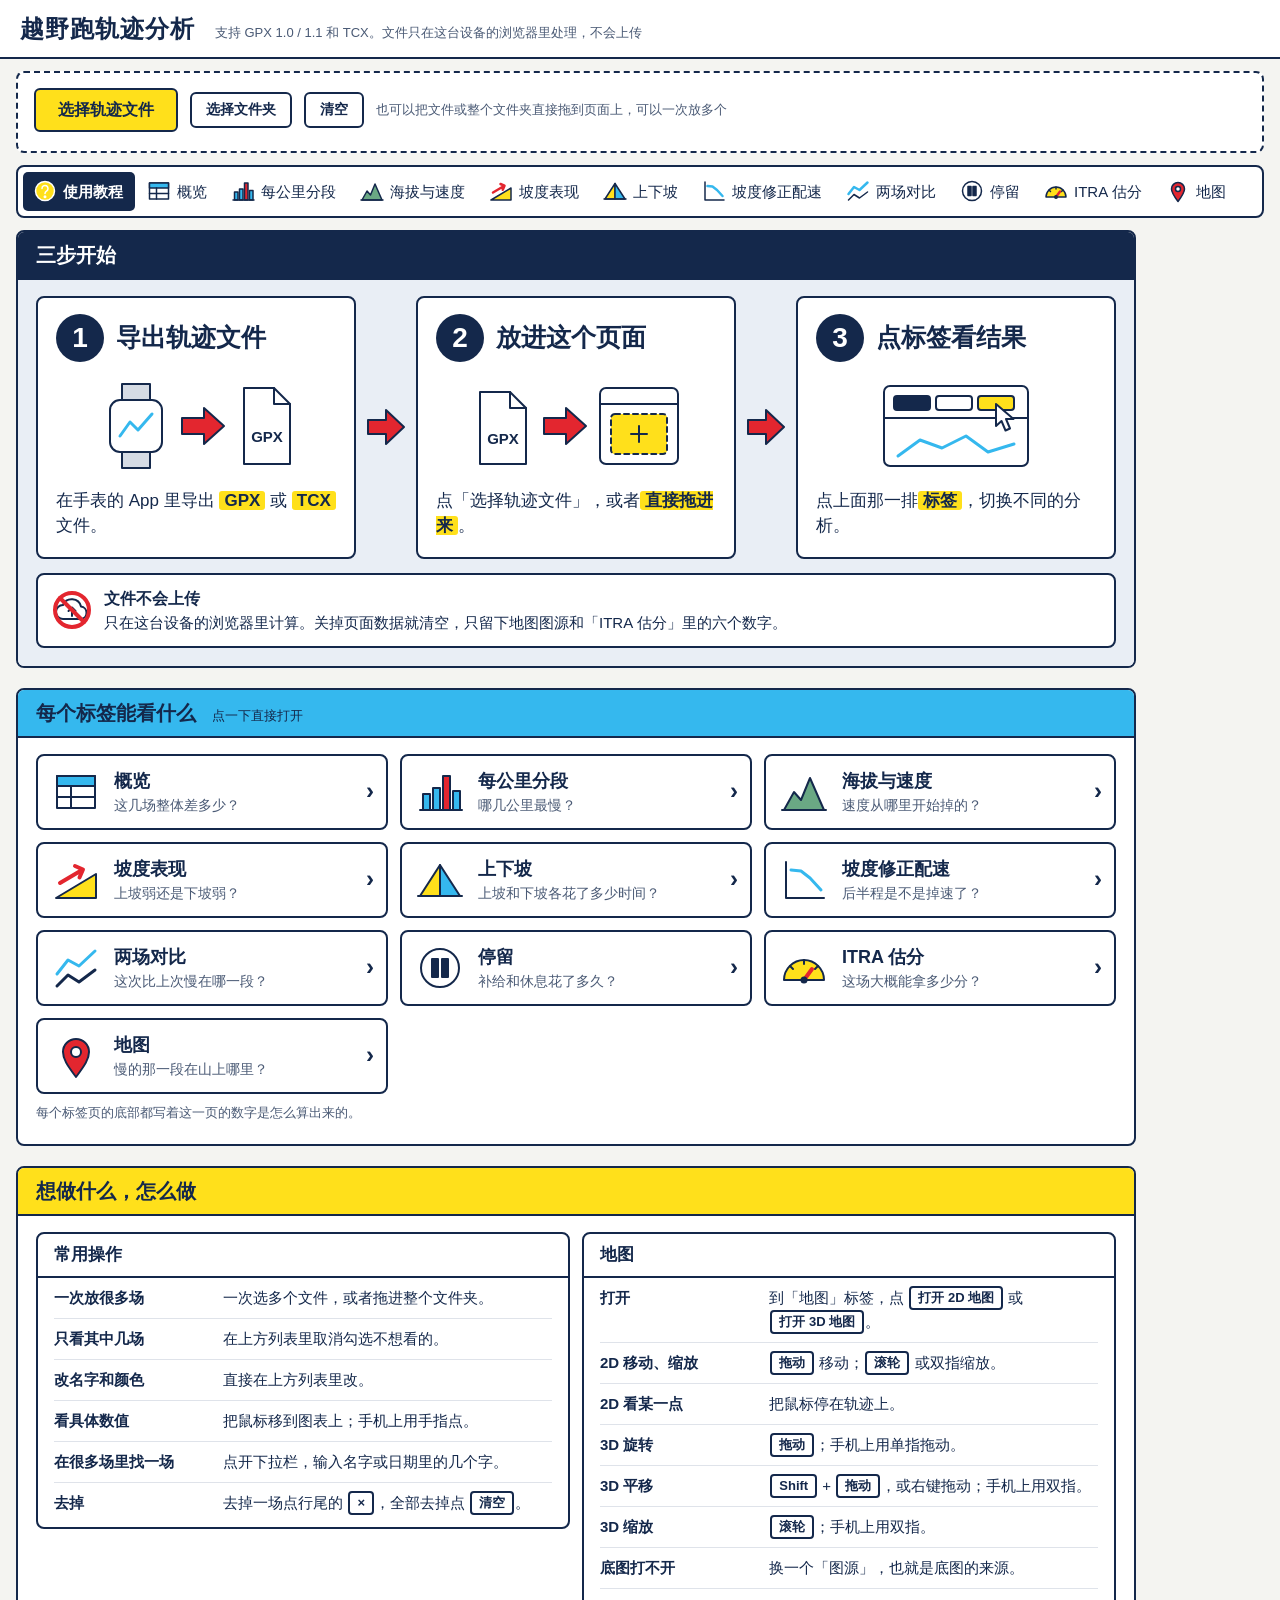
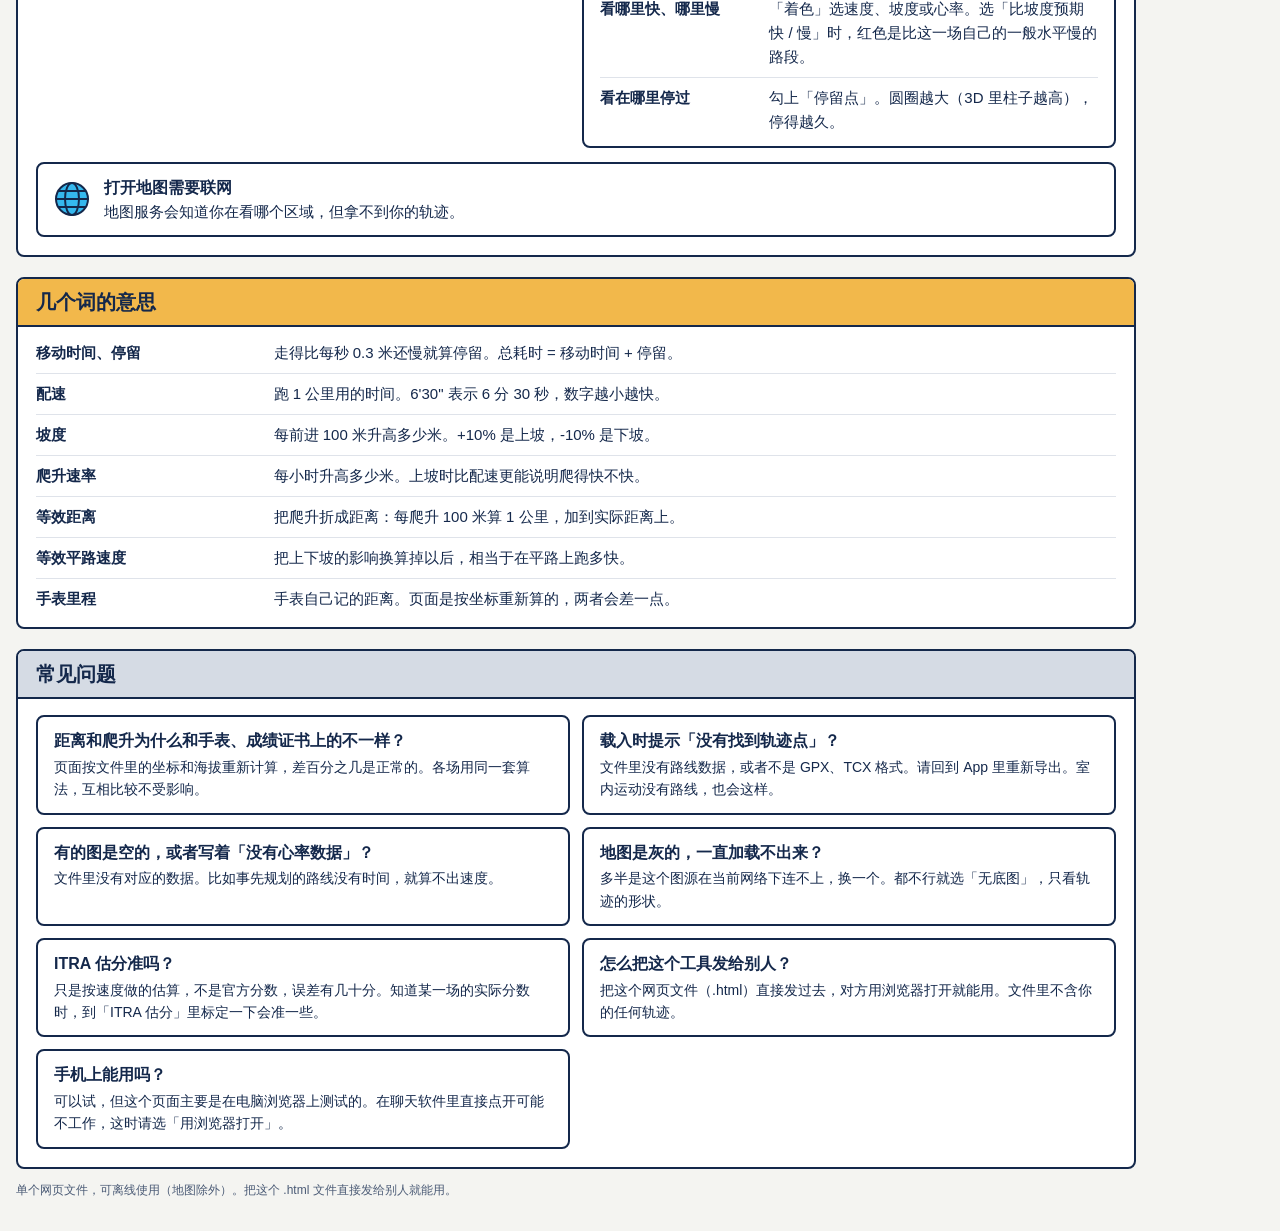
<file: web/release/越野跑轨迹分析_release_v2.0.html>
<!DOCTYPE html>
<html lang="zh-CN">
<head>
<meta charset="utf-8">
<meta name="viewport" content="width=device-width,initial-scale=1">
<title>越野跑轨迹分析</title>
<style>
/*
  设计方案（借鉴航空安全卡片里提高清晰度的做法）

  颜色  深蓝 #14284b：所有文字和描边。白：所有内容区。浅灰 #f4f4f1：页面背景和表头。
        深蓝也用作最重要的底色：选中的标签、「三步开始」的标题栏（这一块的正文区是它的浅色 #e9eef5）。
        另有四种纯色，各管一件事，不混用：
          黄 #ffe01b  主要操作（「选择轨迹文件」这类按钮）和重点词
          琥珀 #f2b84b 只用在教程的一个标题栏上
          蓝 #35b8ee  选中、悬停（浅蓝 #e4f5fd）和图示里的轨迹线
          红 #e3262f  箭头和警告，别处不用
        鲜艳的颜色只用在小面积上：按钮、标题栏、图示。大面积的底色只有白、浅灰和上面两种很浅的颜色。
  描边  容器、按钮、输入框一律 2px 深蓝实线；内容区里面的分隔线用 1px 浅灰。
  形状  圆角 6px（按钮、输入框）或 8px（容器），不超过 8px；只有步骤编号是圆形。
  平涂  不用渐变，不用阴影。
  文字  标题和编号用 DIN 一类的标识字体（Windows 上是 Bahnschrift），正文用 Helvetica / Arial 加系统中文字体。
  教程  用编号、箭头和图示说话，每格只讲一件事。
*/
* { box-sizing: border-box; }
html, body { margin: 0; padding: 0; }
body {
  font-family: Inter, "Helvetica Neue", Helvetica, Arial, "PingFang SC", "Hiragino Sans GB", "Microsoft YaHei", sans-serif;
  font-size: 14px; line-height: 1.5; color: #14284b; background: #f4f4f1;
}
.top h1, .help h2, .help h3, .stepno, .card-t, .panel h3, .empty b, table.data caption {
  font-family: "DIN Alternate", Bahnschrift, "DIN Next", "Helvetica Neue", Helvetica, Arial, "PingFang SC", "Hiragino Sans GB", "Microsoft YaHei", sans-serif;
}

/* ---------- 页头 ---------- */
.top { padding: 15px 20px 13px; background: #fff; border-bottom: 2px solid #14284b; }
.top h1 { display: inline-block; margin: 0 16px 0 0; font-size: 24px; line-height: 1.2; color: #14284b; letter-spacing: 1px; }
.hint { color: #4a5a75; font-size: 13px; }

/* ---------- 载入区和轨迹列表 ---------- */
.loader, .tracks, .panel, .foot { margin: 12px 16px; }
.loader { background: #fff; border: 2px dashed #14284b; border-radius: 8px; padding: 12px 16px; }
.loader-row > * { margin: 3px 8px 3px 0; vertical-align: middle; }
.loader-tip { color: #4a5a75; font-size: 13px; }
.status { font-size: 13px; color: #14284b; margin-top: 4px; min-height: 0; }
.status .err { color: #c21822; }
.vh { position: absolute; width: 1px; height: 1px; opacity: 0; overflow: hidden; left: -100px; top: 0; }

.btn {
  display: inline-block; padding: 6px 14px; border: 2px solid #14284b; border-radius: 6px;
  background: #fff; color: #14284b; font-size: 14px; font-weight: bold; font-family: inherit; line-height: 1.4; cursor: pointer;
  -webkit-user-select: none; user-select: none;
}
.btn:hover { background: #e4f5fd; }
.btn.primary { background: #ffe01b; }
.btn.primary:hover { background: #f5d000; }
.btn.on, .btn.on:hover { background: #14284b; color: #fff; }
.loader .btn.primary { padding: 9px 22px; font-size: 16px; }
.btn:focus-visible, .nav button:focus-visible, .card:focus-visible, .combo-btn:focus-visible { outline: 2px solid #35b8ee; outline-offset: 2px; }

.drop-mask {
  display: none; position: fixed; left: 0; top: 0; right: 0; bottom: 0; z-index: 50;
  background: rgba(228, 245, 253, .92); border: 2px dashed #14284b;
  font-size: 28px; font-weight: bold; color: #14284b; text-align: center; padding-top: 30vh; pointer-events: none;
}
.drop-mask.show { display: block; }

.tracks { background: #fff; border: 2px solid #14284b; border-radius: 8px; padding: 6px 14px 8px; }
.scroll { overflow-x: auto; -webkit-overflow-scrolling: touch; }
.tracktable { border-collapse: collapse; width: 100%; }
.tracktable td { padding: 4px 6px; white-space: nowrap; border-bottom: 1px solid #dfe3ea; }
.tracktable tr:last-child td { border-bottom: 0; }
/* 列表里的名称框平时用浅色描边，免得一排深色框抢眼；指到或点进去时变深 */
.tracktable input[type=text] { width: 230px; max-width: 46vw; padding: 3px 7px; border: 2px solid #c9d0db; border-radius: 6px; font: inherit; color: #14284b; background: #fff; }
.tracktable input[type=text]:hover, .tracktable input[type=text]:focus { border-color: #14284b; outline: 0; }
.tracktable input[type=color] { width: 30px; height: 24px; padding: 0; border: 2px solid #14284b; border-radius: 4px; background: #fff; vertical-align: middle; }
.tracktable .meta { color: #14284b; font-size: 13px; }
.tracktable .warn { color: #c21822; font-size: 12px; }
.tracktable .x { border: 0; background: none; color: #4a5a75; font-size: 18px; line-height: 1; cursor: pointer; padding: 0 6px; }
.tracktable .x:hover { color: #c21822; }

/* ---------- 导航栏和面板 ---------- */
.nav {
  margin: 12px 16px 0; padding: 5px; white-space: nowrap; overflow-x: auto; -webkit-overflow-scrolling: touch;
  background: #fff; border: 2px solid #14284b; border-radius: 8px;
}
.nav button {
  border: 0; border-radius: 5px; background: none; font: inherit; font-size: 15px;
  padding: 7px 12px 7px 10px; margin: 0 2px 0 0; color: #14284b; cursor: pointer;
}
.nav button:hover { background: #e4f5fd; }
.nav button.on, .nav button.on:hover { background: #14284b; color: #fff; font-weight: bold; }

.panel { display: none; background: #fff; border: 2px solid #14284b; border-radius: 8px; padding: 16px 18px; }
.panel.on { display: block; }
.panel h3 { font-size: 16px; margin: 18px 0 6px; color: #14284b; }
.bar { margin: 4px 0 8px; }
.bar > * { margin: 3px 12px 3px 0; vertical-align: middle; }
.bar label { display: inline-block; white-space: nowrap; }
.bar .lbl { display: inline-block; max-width: 100%; }   /* 文字加下拉栏，窄屏上允许换行 */
.lead { margin: 2px 0 8px; font-size: 14px; }
.bar label.grow input[type=text] { width: 420px; max-width: 70vw; }
.bar select, .bar input[type=text] { font: inherit; color: #14284b; padding: 4px 7px; border: 2px solid #14284b; border-radius: 6px; background: #fff; max-width: 70vw; }
.bar input[type=range] { vertical-align: middle; width: 120px; }
.bar input.num { font: inherit; color: #14284b; width: 84px; padding: 4px 7px; border: 2px solid #14284b; border-radius: 6px; background: #fff; }
.bar select:focus, .bar input[type=text]:focus, .bar input.num:focus, .combo-search:focus { outline: 2px solid #35b8ee; outline-offset: 1px; }
.bar input.bad { border-color: #e3262f; background: #fdeaea; }
.formerr { color: #c21822; background: #fdeaea; border: 2px solid #e3262f; border-radius: 6px; padding: 7px 12px; font-size: 13px; line-height: 1.6; margin: 2px 0 8px; max-width: 900px; }

.combo { position: relative; display: inline-block; vertical-align: middle; }
.combo-btn { font: inherit; font-size: 14px; line-height: 1.5; padding: 4px 9px; border: 2px solid #14284b; border-radius: 6px; background: #fff; color: #14284b; cursor: pointer; max-width: 70vw; text-align: left; }
.combo-btn:hover { background: #e4f5fd; }
.combo-text { display: inline-block; max-width: 300px; overflow: hidden; text-overflow: ellipsis; white-space: nowrap; vertical-align: bottom; }
.combo-arrow { margin-left: 8px; color: #14284b; }
.combo-pop { position: absolute; left: 0; top: 100%; margin-top: 3px; z-index: 30; width: 340px; max-width: 86vw; background: #fff; border: 2px solid #14284b; border-radius: 8px; padding: 6px; white-space: normal; }
.combo-search { display: block; width: 100%; font: inherit; color: #14284b; padding: 5px 9px; border: 2px solid #14284b; border-radius: 6px; margin-bottom: 5px; }
.combo-list { max-height: 300px; overflow-y: auto; -webkit-overflow-scrolling: touch; position: relative; }
.combo-item { padding: 6px 9px; border-radius: 4px; cursor: pointer; overflow: hidden; text-overflow: ellipsis; white-space: nowrap; }
.combo-item.hi, .combo-item:hover { background: #e4f5fd; }
.combo-item.sel { font-weight: bold; }
.combo-sub { float: right; margin-left: 10px; color: #4a5a75; font-weight: normal; font-size: 12px; }
.combo-none { padding: 6px 8px; color: #4a5a75; font-size: 12px; }

/* 每个面板底部的说明：一条一行 */
.note { color: #4a5a75; font-size: 13px; line-height: 1.7; margin: 8px 0 2px; max-width: 1000px; }
ul.note { margin: 14px 0 2px; padding: 10px 0 0 18px; border-top: 1px solid #dfe3ea; }
ul.note li { margin: 1px 0; }
.tracks .note { font-size: 12px; margin: 4px 0 0; }

.explain { color: #14284b; font-size: 13px; line-height: 1.7; max-width: 900px; margin-top: 14px; padding: 4px 16px 12px; background: #f4f4f1; border: 2px solid #14284b; border-radius: 8px; }
.explain h4 { font-size: 14px; color: #14284b; margin: 14px 0 4px; }
.explain p { margin: 4px 0; }
.explain ol, .explain ul { margin: 4px 0; padding-left: 24px; }
.explain li { margin: 2px 0; }
.empty { color: #4a5a75; padding: 34px 10px; text-align: center; font-size: 15px; line-height: 2; }
.empty b { font-size: 22px; color: #14284b; }
.summary { margin: 6px 0; font-size: 14px; }

.chart { display: block; width: 100%; margin: 6px 0 10px; }
.grid2 { font-size: 0; }
.grid2 > .chart { display: inline-block; width: 50%; vertical-align: top; }

table.data { border-collapse: collapse; font-size: 13px; margin: 4px 0; }
/* 表格标题：和图表标题同一个分量，靠左，跟表格一起滚动 */
table.data caption { caption-side: top; text-align: left; padding: 10px 0 6px; font-size: 16px; font-weight: bold; color: #14284b; }
table.data th, table.data td { padding: 6px 10px; text-align: right; white-space: nowrap; border-bottom: 1px solid #dfe3ea; }
table.data th { background: #f4f4f1; color: #14284b; font-weight: bold; border-bottom: 2px solid #14284b; position: sticky; top: 0; }
table.data tr.base td { background: #f4f4f1; }   /* 「和基准场比」里的基准那一行 */
table.data tr:hover td { background: #e4f5fd; }
table.data th.l, table.data td.l { text-align: left; }
table.data tr.sum td { font-weight: bold; border-top: 2px solid #14284b; }
table.data td.pos { color: #c21822; }
table.data td.neg { color: #2a7d1e; }
.sw { display: inline-block; width: 12px; height: 12px; border-radius: 3px; margin-right: 6px; vertical-align: -1px; }

/* ---------- 图示 ----------
   和描边同一套规则：2px 深蓝线、纯色平涂。轨迹线用蓝色，箭头和禁止标志用红色。 */
.pic { display: block; overflow: visible; }
.pic * { fill: none; stroke: #14284b; stroke-width: 2; stroke-linejoin: round; stroke-linecap: round; }
.pic .w { fill: #fff; } .pic .g { fill: #d5dbe4; } .pic .b { fill: #35b8ee; } .pic .y { fill: #ffe01b; }
.pic .n { fill: #6aa884; } .pic .r { fill: #e3262f; } .pic .v { fill: #14284b; }
.pic .t { stroke: #35b8ee; stroke-width: 3; }
.pic .a { stroke: #e3262f; stroke-width: 4; }
.pic .d { stroke-dasharray: 5 4; }
.pic text { stroke: none; fill: #14284b; font: bold 15px Arial, Helvetica, sans-serif; }
/* 导航栏里的小图标：和教程卡片是同一套图，缩到 24px，线条相应加粗；选中时底色是深蓝，线条换成白色 */
.nav .pic { display: inline-block; vertical-align: -6px; margin-right: 6px; pointer-events: none; }
.nav .pic * { stroke-width: 3; }
.nav .pic .t, .nav .pic .a { stroke-width: 5; }
.nav button.on .pic * { stroke: #fff; }
.nav button.on .pic .w { fill: none; }
.nav button.on .pic .v { fill: #fff; }
.nav button.on .pic .t { stroke: #35b8ee; }
.nav button.on .pic .a { stroke: #ff6b72; }

/* ---------- 使用教程 ----------
   教程面板自己不画框，五个板块各是一张带描边的卡片，中间留出间隔。
   五个板块都是白底，标题栏各用一种纯色；第一块的正文区多一层很浅的绿。板块里的格子一律白底。 */
#p-help { background: none; border: 0; padding: 0; }
.help { max-width: 1120px; color: #14284b; font-size: 15px; line-height: 1.6; }
.hsec { margin: 0 0 20px; background: #fff; border: 2px solid #14284b; border-radius: 8px; overflow: hidden; }
.hsec:last-child { margin-bottom: 0; }
.help h2 { margin: 0; padding: 9px 18px; font-size: 20px; line-height: 1.4; color: #14284b; border-bottom: 2px solid #14284b; }
.help h2 small { font-size: 13px; font-weight: normal; margin-left: 10px; font-family: Inter, "Helvetica Neue", Helvetica, Arial, "PingFang SC", "Hiragino Sans GB", "Microsoft YaHei", sans-serif; }
.hbody { padding: 16px 18px 18px; }

.hs1 h2 { background: #14284b; color: #fff; }
.hs1 .hbody { background: #e9eef5; }   /* 深蓝的浅色，把最重要的一块托出来，但不刺眼 */
.hs2 h2 { background: #35b8ee; }
.hs3 h2 { background: #ffe01b; }
.hs4 h2 { background: #f2b84b; }
.hs5 h2 { background: #d5dbe4; }

/* 三步开始：整页字号最大的部分。圆形编号、短标题、一张图、一句话，中间用红箭头连起来 */
.steps { list-style: none; margin: 0; padding: 0; display: -webkit-flex; display: flex; }
.step { -webkit-flex: 1 1 0; flex: 1 1 0; min-width: 0; padding: 16px 18px 18px; background: #fff; border: 2px solid #14284b; border-radius: 8px; }
.step-arrow { -webkit-flex: none; flex: none; -webkit-align-self: center; align-self: center; width: 44px; margin: 0 8px; }
.step-h { display: -webkit-flex; display: flex; -webkit-align-items: center; align-items: center; }
.stepno { -webkit-flex: none; flex: none; display: block; width: 48px; height: 48px; margin-right: 12px; border-radius: 50%; background: #14284b; color: #fff; text-align: center; font-weight: bold; font-size: 28px; line-height: 48px; }
.help .step h3 { font-size: 25px; line-height: 1.3; margin: 0; color: #14284b; }
.step .pic { margin: 16px auto 14px; max-width: 100%; }
.step p { font-size: 17px; line-height: 1.5; margin: 0; color: #14284b; }
.step b { background: #ffe01b; padding: 0 5px; border-radius: 3px; }

/* 提示条：白底、带一个图示 */
.callout { position: relative; margin: 14px 0 0; padding: 11px 16px 11px 66px; min-height: 64px; background: #fff; border: 2px solid #14284b; border-radius: 8px; font-size: 15px; line-height: 1.6; color: #14284b; }
.callout .pic { position: absolute; left: 14px; top: 50%; margin-top: -20px; }
.callout b { display: block; font-size: 16px; }

/* 标签卡片：一个图标、一个名字、一个问题。点一下就打开那个标签 */
.cards { margin: -6px; display: -webkit-flex; display: flex; -webkit-flex-wrap: wrap; flex-wrap: wrap; }
.card {
  display: block; position: relative; width: 100%; width: calc(33.333% - 12px); min-height: 76px; margin: 6px; padding: 13px 30px 12px 76px;
  border: 2px solid #14284b; border-radius: 8px; background: #fff;
  font: inherit; color: inherit; text-align: left; cursor: pointer;
}
.card:hover { background: #e4f5fd; }
.card .pic { position: absolute; left: 14px; top: 50%; margin-top: -24px; }
.card:after { content: "\203A"; position: absolute; right: 12px; top: 50%; margin-top: -15px; font: bold 24px/28px Arial, Helvetica, sans-serif; color: #14284b; }
.card-t { display: block; font-size: 18px; line-height: 1.35; font-weight: bold; color: #14284b; }
.card-q { display: block; font-size: 14px; color: #4a5a75; }

/* 「想做什么 → 怎么做」的对照表 */
.cols { margin: -6px; display: -webkit-flex; display: flex; -webkit-flex-wrap: wrap; flex-wrap: wrap; -webkit-align-items: flex-start; align-items: flex-start; }
.box { -webkit-flex: 1 1 400px; flex: 1 1 400px; min-width: 0; margin: 6px; padding: 0 16px 4px; border: 2px solid #14284b; border-radius: 8px; background: #fff; overflow: hidden; }
.help .box h3 { font-size: 17px; margin: 0 -16px 0; padding: 7px 16px; color: #14284b; border-bottom: 2px solid #14284b; }
.kv { width: 100%; border-collapse: collapse; font-size: 15px; }
.kv th, .kv td { text-align: left; vertical-align: top; padding: 8px 0; border-top: 1px solid #dfe3ea; }
.kv tr:first-child th, .kv tr:first-child td { border-top: 0; }
.kv th { width: 34%; padding-right: 14px; font-weight: bold; color: #14284b; }
.kv td { color: #14284b; }
.hs4 .hbody { padding-top: 6px; padding-bottom: 8px; }
.hs4 .kv th { width: 22%; }
kbd { display: inline-block; padding: 0 7px; margin: 0 1px; border: 2px solid #14284b; border-radius: 4px; background: #fff; color: #14284b; font: bold 13px/20px Inter, "Helvetica Neue", Helvetica, Arial, "PingFang SC", "Microsoft YaHei", sans-serif; white-space: nowrap; vertical-align: 1px; }

.faq { margin: -6px; display: -webkit-flex; display: flex; -webkit-flex-wrap: wrap; flex-wrap: wrap; }
.qa { width: 100%; width: calc(50% - 12px); margin: 6px; padding: 11px 16px 12px; border: 2px solid #14284b; border-radius: 8px; background: #fff; font-size: 14px; color: #14284b; }
.qa b { display: block; font-size: 16px; margin-bottom: 2px; }

/* ---------- 地图 ---------- */
.legend { font-size: 12px; color: #14284b; margin: 2px 0 6px; min-height: 0; }
/* 色标是一格一格的纯色块，和地图上实际用的分档一致 */
.legend .ramp { display: inline-block; width: 224px; max-width: 50vw; height: 14px; margin: 0 8px; vertical-align: middle; border: 2px solid #14284b; border-radius: 3px; overflow: hidden; font-size: 0; }
.legend .ramp i { float: left; width: 6.25%; height: 100%; }

.mapbox { position: relative; overflow: hidden; height: 620px; max-height: 76vh; min-height: 320px; border: 2px solid #14284b; border-radius: 8px; background: #d5dbe4;
  -webkit-user-select: none; user-select: none; touch-action: none; cursor: grab; }
.mapbox.off { height: auto; min-height: 0; background: #f4f4f1; border: 2px dashed #14284b; color: #4a5a75; padding: 30px 16px; text-align: center; font-size: 15px; cursor: default; touch-action: auto; }
.tr-tiles { position: absolute; left: 0; top: 0; width: 100%; height: 100%; }
.tr-tiles img { position: absolute; max-width: none; border: 0; padding: 0; margin: 0; -webkit-user-drag: none; }
.tr-ov, .tr-gl { position: absolute; left: 0; top: 0; }
.tr-labels { position: absolute; left: 0; top: 0; width: 100%; height: 100%; pointer-events: none; overflow: hidden; }
.tr-label { position: absolute; white-space: nowrap; font-size: 12px; padding: 1px 6px; border-radius: 4px;
  background: rgba(20, 40, 75, .85); color: #fff; -webkit-transform: translate(-50%, -135%); transform: translate(-50%, -135%); }
.tr-label.tr-wpt { background: #ffe01b; color: #14284b; border: 2px solid #14284b; }
.tr-label.tr-stop { background: #fff; color: #14284b; border: 2px solid #14284b; font-weight: bold; }
.tr-attr { position: absolute; right: 0; bottom: 0; font-size: 11px; color: #14284b; background: rgba(255, 255, 255, .8); padding: 1px 6px; border-radius: 6px 0 0 0; pointer-events: none; }
.tr-msg { position: absolute; left: 10px; top: 10px; right: 56px; font-size: 13px; color: #14284b; background: #ffe01b; border: 2px solid #14284b; padding: 5px 10px; border-radius: 6px; }
.tr-tip { position: absolute; font-size: 12px; line-height: 1.55; color: #14284b; background: #fff; border: 2px solid #14284b; border-radius: 6px; padding: 5px 9px; pointer-events: none; white-space: nowrap; }
.tr-ctl { position: absolute; right: 10px; top: 10px; }
.tr-ctl button { display: block; width: 34px; height: 34px; margin-bottom: 5px; border: 2px solid #14284b; border-radius: 6px; background: #fff; font-size: 18px; font-weight: bold; line-height: 1; cursor: pointer; color: #14284b; padding: 0; }
.tr-ctl button:hover { background: #e4f5fd; }

.foot { color: #4a5a75; font-size: 12px; padding-bottom: 20px; }

/* ---------- 窄屏 ---------- */
@media (max-width: 960px) {
  .card { width: calc(50% - 12px); }
  /* 三步改成竖排，箭头跟着朝下 */
  .steps { display: block; }
  .step-arrow { width: 44px; margin: 6px auto; -webkit-transform: rotate(90deg); transform: rotate(90deg); }
}
@media (max-width: 820px) {
  .grid2 > .chart { width: 100%; }
  .top { padding: 12px 14px 10px; }
  .top h1 { font-size: 22px; display: block; margin-bottom: 2px; }
  .loader, .tracks, .panel, .foot, .nav { margin-left: 8px; margin-right: 8px; }
  .panel { padding: 12px 10px; }
  #p-help { padding: 0; }
  .hsec { margin-bottom: 16px; }
  .help h2 { padding: 9px 14px; }
  .help h2 small { display: block; margin: 0; }
  .hbody { padding: 12px 12px 14px; }
  .mapbox { height: 70vh; }
  .qa { width: calc(100% - 12px); }
  .kv th, .hs4 .kv th { width: 38%; }
}
@media (max-width: 560px) {
  .card { width: calc(100% - 12px); }
  .step { padding: 14px 14px 16px; }
  .stepno { width: 44px; height: 44px; font-size: 26px; line-height: 44px; }
  .help .step h3 { font-size: 24px; }
  .step p { font-size: 16px; }
}

</style>
</head>
<body>
<div id="dropMask" class="drop-mask">松开鼠标，载入轨迹文件</div>

<header class="top">
  <h1>越野跑轨迹分析</h1>
  <span class="hint">支持 GPX 1.0 / 1.1 和 TCX。文件只在这台设备的浏览器里处理，不会上传</span>
</header>

<section class="loader">
  <div class="loader-row">
    <label class="btn primary" for="inFiles">选择轨迹文件</label>
    <label class="btn" for="inDir" id="lblDir">选择文件夹</label>
    <button class="btn" id="btnClear" type="button">清空</button>
    <span class="loader-tip">也可以把文件或整个文件夹直接拖到页面上，可以一次放多个</span>
  </div>
  <input type="file" id="inFiles" class="vh" multiple>
  <input type="file" id="inDir" class="vh" webkitdirectory multiple>
  <div id="status" class="status"></div>
</section>

<section id="trackBox" class="tracks" style="display:none">
  <div class="scroll"><table id="trackTable" class="tracktable"></table></div>
  <div class="note">勾选框决定这条轨迹是否参与下面的图表；名称和颜色可以直接改。</div>
</section>

<nav id="nav" class="nav"></nav>

<main id="panels">

  <section class="panel" id="noData">
    <div class="empty">
      <b>还没有载入轨迹</b><br>
      点上方的「选择轨迹文件」，或者把文件拖到页面上。<br>
      <button type="button" class="btn" data-go="help">看使用教程</button>
    </div>
  </section>

  <section class="panel" id="p-help">
    <div class="help">

      <section class="hsec hs1">
      <h2>三步开始</h2>
      <div class="hbody">
      <ol class="steps">
        <li class="step">
          <div class="step-h"><span class="stepno dot">1</span><h3>导出轨迹文件</h3></div>
          <svg class="pic" viewBox="0 0 220 96" width="220" height="96" aria-hidden="true" focusable="false">
            <rect class="g" x="36" y="6" width="28" height="20"/><rect class="g" x="36" y="70" width="28" height="20"/>
            <rect class="w" x="24" y="22" width="52" height="52" rx="10"/>
            <polyline class="t" points="34,58 44,44 52,52 66,36"/>
            <path class="r" d="M96 40h22V30l20 18-20 18V56H96z"/>
            <path class="w" d="M158 10h30l16 16v60h-46z"/><path d="M188 10v16h16"/>
            <text x="181" y="64" text-anchor="middle">GPX</text>
          </svg>
          <p>在手表的 App 里导出 <b>GPX</b> 或 <b>TCX</b> 文件。</p>
        </li>
        <li class="step-arrow" aria-hidden="true"><svg class="pic" viewBox="0 0 44 44" width="44" height="44" focusable="false"><path class="r" d="M4 15h18V5l18 17-18 17V29H4z"/></svg></li>
        <li class="step">
          <div class="step-h"><span class="stepno dot">2</span><h3>放进这个页面</h3></div>
          <svg class="pic" viewBox="0 0 220 96" width="220" height="96" aria-hidden="true" focusable="false">
            <path class="w" d="M14 14h30l16 16v56H14z"/><path d="M44 14v16h16"/>
            <text x="37" y="66" text-anchor="middle">GPX</text>
            <path class="r" d="M78 40h22V30l20 18-20 18V56H78z"/>
            <rect class="w" x="134" y="10" width="78" height="76" rx="6"/><path d="M134 26h78"/>
            <rect class="y d" x="145" y="36" width="56" height="40" rx="4"/>
            <path d="M173 48v16M165 56h16"/>
          </svg>
          <p>点「选择轨迹文件」，或者<b>直接拖进来</b>。</p>
        </li>
        <li class="step-arrow" aria-hidden="true"><svg class="pic" viewBox="0 0 44 44" width="44" height="44" focusable="false"><path class="r" d="M4 15h18V5l18 17-18 17V29H4z"/></svg></li>
        <li class="step">
          <div class="step-h"><span class="stepno dot">3</span><h3>点标签看结果</h3></div>
          <svg class="pic" viewBox="0 0 220 96" width="220" height="96" aria-hidden="true" focusable="false">
            <rect class="w" x="38" y="8" width="144" height="80" rx="6"/><path d="M38 40h144"/>
            <rect class="v" x="48" y="18" width="36" height="14" rx="3"/>
            <rect class="w" x="90" y="18" width="36" height="14" rx="3"/>
            <rect class="y" x="132" y="18" width="36" height="14" rx="3"/>
            <polyline class="t" points="52,78 74,62 96,70 120,58 142,74 168,66"/>
            <path class="w" d="M150 26v22l5.500-5 4 9.500 4.500-2-4-9.500h7.500z"/>
          </svg>
          <p>点上面那一排<b>标签</b>，切换不同的分析。</p>
        </li>
      </ol>
      <div class="callout">
        <svg class="pic" viewBox="0 0 40 40" width="40" height="40" aria-hidden="true" focusable="false">
          <path class="w" d="M11 29a7 7 0 0 1 0-14 9.500 9.500 0 0 1 18 1.500 6.300 6.300 0 0 1 0 12.500z"/>
          <path d="M20 26v-8M16.500 21l3.500-3.500 3.500 3.500"/>
          <circle class="a" cx="20" cy="20" r="17"/><path class="a" d="M8 8l24 24"/>
        </svg>
        <b>文件不会上传</b>只在这台设备的浏览器里计算。关掉页面数据就清空，只留下地图图源和「ITRA 估分」里的六个数字。
      </div>
      </div>
      </section>

      <section class="hsec hs2">
      <h2>每个标签能看什么 <small>点一下直接打开</small></h2>
      <div class="hbody">
      <div class="cards">
        <button type="button" class="card" data-go="overview"><svg class="pic" viewBox="0 0 48 48" width="48" height="48" aria-hidden="true" focusable="false"><rect class="w" x="5" y="8" width="38" height="32"/><rect class="b" x="5" y="8" width="38" height="10"/><path d="M5 29h38M19 18v22"/></svg><span class="card-t">概览</span><span class="card-q">这几场整体差多少？</span></button>
        <button type="button" class="card" data-go="splits"><svg class="pic" viewBox="0 0 48 48" width="48" height="48" aria-hidden="true" focusable="false"><rect class="b" x="7" y="26" width="7" height="16"/><rect class="b" x="17" y="20" width="7" height="22"/><rect class="r" x="27" y="8" width="7" height="34"/><rect class="b" x="37" y="23" width="7" height="19"/><path d="M4 42h42"/></svg><span class="card-t">每公里分段</span><span class="card-q">哪几公里最慢？</span></button>
        <button type="button" class="card" data-go="profile"><svg class="pic" viewBox="0 0 48 48" width="48" height="48" aria-hidden="true" focusable="false"><path class="n" d="M4 42l10-18 7 8 9-22 14 32z"/><path d="M2 42h44"/></svg><span class="card-t">海拔与速度</span><span class="card-q">速度从哪里开始掉的？</span></button>
        <button type="button" class="card" data-go="grade"><svg class="pic" viewBox="0 0 48 48" width="48" height="48" aria-hidden="true" focusable="false"><path class="y" d="M4 42h40V18z"/><path class="a" d="M8 27l22-13M23 10l8 3.500-3.500 8"/></svg><span class="card-t">坡度表现</span><span class="card-q">上坡弱还是下坡弱？</span></button>
        <button type="button" class="card" data-go="terrain"><svg class="pic" viewBox="0 0 48 48" width="48" height="48" aria-hidden="true" focusable="false"><path class="y" d="M4 40L24 9v31z"/><path class="b" d="M24 9l20 31H24z"/><path d="M2 40h44"/></svg><span class="card-t">上下坡</span><span class="card-q">上坡和下坡各花了多少时间？</span></button>
        <button type="button" class="card" data-go="gap"><svg class="pic" viewBox="0 0 48 48" width="48" height="48" aria-hidden="true" focusable="false"><path d="M6 6v36h38"/><polyline class="t" points="11,14 21,15 30,22 41,34"/></svg><span class="card-t">坡度修正配速</span><span class="card-q">后半程是不是掉速了？</span></button>
        <button type="button" class="card" data-go="compare"><svg class="pic" viewBox="0 0 48 48" width="48" height="48" aria-hidden="true" focusable="false"><polyline class="t" points="5,30 16,16 27,22 43,7"/><polyline points="5,42 16,31 27,38 43,26" style="stroke-width:3"/></svg><span class="card-t">两场对比</span><span class="card-q">这次比上次慢在哪一段？</span></button>
        <button type="button" class="card" data-go="stops"><svg class="pic" viewBox="0 0 48 48" width="48" height="48" aria-hidden="true" focusable="false"><circle class="w" cx="24" cy="24" r="19"/><rect class="v" x="16" y="15" width="6" height="18"/><rect class="v" x="26" y="15" width="6" height="18"/></svg><span class="card-t">停留</span><span class="card-q">补给和休息花了多久？</span></button>
        <button type="button" class="card" data-go="itra"><svg class="pic" viewBox="0 0 48 48" width="48" height="48" aria-hidden="true" focusable="false"><path class="y" d="M4 36a20 20 0 0 1 40 0z"/><path d="M24 16v4M10 22l3 3M38 22l-3 3"/><path class="a" d="M24 36l8-11"/><circle class="v" cx="24" cy="36" r="2.500"/></svg><span class="card-t">ITRA 估分</span><span class="card-q">这场大概能拿多少分？</span></button>
        <button type="button" class="card" data-go="map"><svg class="pic" viewBox="0 0 48 48" width="48" height="48" aria-hidden="true" focusable="false"><path class="r" d="M24 45C15 33 11 27 11 20a13 13 0 0 1 26 0c0 7-4 13-13 25z"/><circle class="w" cx="24" cy="20" r="5"/></svg><span class="card-t">地图</span><span class="card-q">慢的那一段在山上哪里？</span></button>
      </div>
      <p class="note">每个标签页的底部都写着这一页的数字是怎么算出来的。</p>
      </div>
      </section>

      <section class="hsec hs3">
      <h2>想做什么，怎么做</h2>
      <div class="hbody">
      <div class="cols">
        <div class="box">
          <h3>常用操作</h3>
          <table class="kv">
            <tr><th>一次放很多场</th><td>一次选多个文件，或者拖进整个文件夹。</td></tr>
            <tr><th>只看其中几场</th><td>在上方列表里取消勾选不想看的。</td></tr>
            <tr><th>改名字和颜色</th><td>直接在上方列表里改。</td></tr>
            <tr><th>看具体数值</th><td>把鼠标移到图表上；手机上用手指点。</td></tr>
            <tr><th>在很多场里找一场</th><td>点开下拉栏，输入名字或日期里的几个字。</td></tr>
            <tr><th>去掉</th><td>去掉一场点行尾的 <kbd>×</kbd>，全部去掉点 <kbd>清空</kbd>。</td></tr>
          </table>
        </div>
        <div class="box">
          <h3>地图</h3>
          <table class="kv">
            <tr><th>打开</th><td>到「地图」标签，点 <kbd>打开 2D 地图</kbd> 或 <kbd>打开 3D 地图</kbd>。</td></tr>
            <tr><th>2D 移动、缩放</th><td><kbd>拖动</kbd> 移动；<kbd>滚轮</kbd> 或双指缩放。</td></tr>
            <tr><th>2D 看某一点</th><td>把鼠标停在轨迹上。</td></tr>
            <tr><th>3D 旋转</th><td><kbd>拖动</kbd>；手机上用单指拖动。</td></tr>
            <tr><th>3D 平移</th><td><kbd>Shift</kbd> + <kbd>拖动</kbd>，或右键拖动；手机上用双指。</td></tr>
            <tr><th>3D 缩放</th><td><kbd>滚轮</kbd>；手机上用双指。</td></tr>
            <tr><th>底图打不开</th><td>换一个「图源」，也就是底图的来源。</td></tr>
            <tr><th>看哪里快、哪里慢</th><td>「着色」选速度、坡度或心率。选「比坡度预期快 / 慢」时，红色是比这一场自己的一般水平慢的路段。</td></tr>
            <tr><th>看在哪里停过</th><td>勾上「停留点」。圆圈越大（3D 里柱子越高），停得越久。</td></tr>
          </table>
        </div>
      </div>
      <div class="callout">
        <svg class="pic" viewBox="0 0 40 40" width="40" height="40" aria-hidden="true" focusable="false">
          <circle class="b" cx="20" cy="20" r="16"/><ellipse cx="20" cy="20" rx="7" ry="16"/><path d="M4 20h32M7 12h26M7 28h26"/>
        </svg>
        <b>打开地图需要联网</b>地图服务会知道你在看哪个区域，但拿不到你的轨迹。
      </div>
      </div>
      </section>

      <section class="hsec hs4">
      <h2>几个词的意思</h2>
      <div class="hbody">
          <table class="kv">
            <tr><th>移动时间、停留</th><td>走得比每秒 0.3 米还慢就算停留。总耗时 = 移动时间 + 停留。</td></tr>
            <tr><th>配速</th><td>跑 1 公里用的时间。6'30" 表示 6 分 30 秒，数字越小越快。</td></tr>
            <tr><th>坡度</th><td>每前进 100 米升高多少米。+10% 是上坡，-10% 是下坡。</td></tr>
            <tr><th>爬升速率</th><td>每小时升高多少米。上坡时比配速更能说明爬得快不快。</td></tr>
            <tr><th>等效距离</th><td>把爬升折成距离：每爬升 100 米算 1 公里，加到实际距离上。</td></tr>
            <tr><th>等效平路速度</th><td>把上下坡的影响换算掉以后，相当于在平路上跑多快。</td></tr>
            <tr><th>手表里程</th><td>手表自己记的距离。页面是按坐标重新算的，两者会差一点。</td></tr>
          </table>
      </div>
      </section>

      <section class="hsec hs5">
      <h2>常见问题</h2>
      <div class="hbody">
      <div class="faq">
        <div class="qa"><b>距离和爬升为什么和手表、成绩证书上的不一样？</b>页面按文件里的坐标和海拔重新计算，差百分之几是正常的。各场用同一套算法，互相比较不受影响。</div>
        <div class="qa"><b>载入时提示「没有找到轨迹点」？</b>文件里没有路线数据，或者不是 GPX、TCX 格式。请回到 App 里重新导出。室内运动没有路线，也会这样。</div>
        <div class="qa"><b>有的图是空的，或者写着「没有心率数据」？</b>文件里没有对应的数据。比如事先规划的路线没有时间，就算不出速度。</div>
        <div class="qa"><b>地图是灰的，一直加载不出来？</b>多半是这个图源在当前网络下连不上，换一个。都不行就选「无底图」，只看轨迹的形状。</div>
        <div class="qa"><b>ITRA 估分准吗？</b>只是按速度做的估算，不是官方分数，误差有几十分。知道某一场的实际分数时，到「ITRA 估分」里标定一下会准一些。</div>
        <div class="qa"><b>怎么把这个工具发给别人？</b>把这个网页文件（.html）直接发过去，对方用浏览器打开就能用。文件里不含你的任何轨迹。</div>
        <div class="qa"><b>手机上能用吗？</b>可以试，但这个页面主要是在电脑浏览器上测试的。在聊天软件里直接点开可能不工作，这时请选「用浏览器打开」。</div>
      </div>
      </div>
      </section>

    </div>
  </section>

  <section class="panel" id="p-overview">
    <div class="scroll"><table id="tOverview" class="data"></table></div>
    <h3>和基准场比</h3>
    <div class="bar"><span class="lbl">基准场 <span id="selBase"></span></span></div>
    <div class="scroll"><table id="tIndex" class="data"></table></div>
    <ul class="note">
      <li>移动 / 停留：相邻两点间速度高于 0.3 m/s 算移动，否则算停留（手表自动暂停的空档也算停留）。</li>
      <li>爬升 / 下降：海拔先做平滑，再按 3 米的阈值累计，所以和手表、赛事官方的数字会有出入。</li>
      <li>上坡爬升速率：坡度 ≥5% 的移动路段里每小时爬升的米数。下坡配速：坡度 &lt;-5% 的移动路段的配速。</li>
      <li>等效配速：总耗时 ÷（距离 + 爬升 ÷ 100 米）。后半程变化：按距离对半，后半程用时比前半程多（+）或少（-）的比例。</li>
      <li>步频是每分钟迈多少步（两只脚都算）。有的手表只记一只脚，数值在 80 上下，页面会自动乘以 2。步幅是一步迈出去的距离：移动的距离 ÷ 步数。</li>
      <li>心率、步频、步幅只有文件里带了才有，没有的显示 --。</li>
      <li>距离按相邻坐标点之间的水平距离累加；「手表里程」是文件里手表自己累计的距离，两者会有百分之几的出入，分析一律用前者。</li>
      <li>温度只有部分手表会写进文件。</li>
      <li>和基准场比：把选中的那一场当作 100，其他各场的每一项算成它的百分之几，写在括号里；「综合」是五项的平均。勾选或取消别的轨迹不会改变这些数字，换基准场才会。</li>
      <li>五项分别是：等效速度 =（距离 + 爬升 ÷ 100 米）÷ 总耗时；上坡爬升速率、平路速度（坡度 ±5% 以内）、下坡速度（坡度低于 -5%），这三项只算移动中的路段；后半程保持 = 后半程速度 ÷ 前半程速度，只比两个半程都跑过的坡度。</li>
      <li>同一条路线的两场，五项都可以直接比。路线不同时，平路和下坡的速度很看路面（台阶、碎石和土路差很多），这两项和「综合」只能当参考。</li>
    </ul>
  </section>

  <section class="panel" id="p-splits">
    <div class="bar"><span class="lbl">轨迹 <span id="selSplit"></span></span></div>
    <canvas id="cSplits" class="chart"></canvas>
    <div class="scroll"><table id="tSplits" class="data"></table></div>
    <ul class="note">
      <li>配速按总用时计算，包含停留。</li>
      <li>步频是每分钟的步数，只在迈步的时候算；步幅是移动的距离 ÷ 步数。文件里没有的显示 --。</li>
    </ul>
  </section>

  <section class="panel" id="p-profile">
    <div class="bar"><label>横轴 <select id="selX"><option value="d">距离</option><option value="t">时间</option></select></label></div>
    <canvas id="cEle" class="chart"></canvas>
    <canvas id="cSpd" class="chart"></canvas>
    <canvas id="cHr" class="chart"></canvas>
    <canvas id="cCad" class="chart"></canvas>
    <canvas id="cStride" class="chart"></canvas>
    <canvas id="cTemp" class="chart" style="display:none"></canvas>
    <ul class="note">
      <li>速度、心率、步频、步幅都按每 250 米（横轴为时间时按每 2 分钟）取平均。速度包含停留，所以停下来的地方会出现低谷。</li>
      <li>步频是每分钟的步数（两只脚都算），只在迈步的时候算；步幅是移动的距离 ÷ 步数。文件里没有心率或步频时，对应的图是空的。</li>
    </ul>
  </section>

  <section class="panel" id="p-grade">
    <div class="grid2">
      <canvas id="cG1" class="chart"></canvas>
      <canvas id="cG2" class="chart"></canvas>
      <canvas id="cG3" class="chart"></canvas>
      <canvas id="cG4" class="chart"></canvas>
      <canvas id="cG5" class="chart"></canvas>
      <canvas id="cG6" class="chart"></canvas>
    </div>
    <div class="scroll"><table id="tBuckets" class="data"></table></div>
    <h3>爬坡耐力</h3>
    <canvas id="cClimb" class="chart"></canvas>
    <div class="scroll"><table id="tClimb" class="data"></table></div>
    <ul class="note">
      <li>每个点是移动中约 50 米的一小段，停留不计入。粗线是每 6% 坡度一档的中位数，色带是 25~75 分位。</li>
      <li>不同比赛的路面、天气、拥堵都不一样，这些图只能说明「在这个坡度上实际跑出了多快」。</li>
      <li>虚线是 Tobler 徒步函数，一个经典的步行速度模型，仅作参照。</li>
      <li>步频和步幅两张图：坡越陡，通常步频和步幅都往下掉；从跑变成走的地方，步频会明显掉一截。文件里没有步频时这两张图是空的。</li>
      <li>爬坡耐力：在全程里找出升高 50、100、200、300、500 米用时最短的那一段，换算成每小时爬升多少米。中途停下来的时间也算在里面。曲线往右掉得越少，说明长坡越能保持。路线上没有这么高的坡时空着。</li>
      <li>坡太缓时爬升速率天然就低，所以不同路线之间比这条曲线，要留意坡的陡缓差多少。</li>
    </ul>
  </section>

  <section class="panel" id="p-terrain">
    <div class="scroll"><table id="tTerr" class="data"></table></div>
    <div class="grid2">
      <canvas id="cTerrTime" class="chart"></canvas>
      <canvas id="cTerrSpd" class="chart"></canvas>
    </div>
    <h3>一场里的每个大坡</h3>
    <div class="bar"><span class="lbl">轨迹 <span id="selTerr"></span></span></div>
    <canvas id="cTerrEle" class="chart"></canvas>
    <div class="scroll"><table id="tSlopes" class="data"></table></div>
    <ul class="note">
      <li>上坡、平路、下坡是按路线本身分的，不看跑得快慢：每 50 米看一次坡度，超过 +3% 算上坡，低于 -3% 算下坡，其余算平路；不到 150 米的小段并进相邻的一段。同一条路线的两场，分出来的段是一样的。</li>
      <li>时间和速度只算移动时间，不含停留。爬升（下降）速率 = 这些路段一共升（降）了多少米 ÷ 移动时间。</li>
      <li>大坡：从一个低点到下一个高点（下坡反过来），中途往回走不超过 30 米的算同一个坡，升降 100 米以上才列出来。所以一个大坡里可以夹着几小段平路。</li>
      <li>大坡表里的「用时」包含停留；配速和升降速率只算移动时间。</li>
      <li>心率、步频、步幅只有文件里带了才有，没有的显示 --。</li>
    </ul>
  </section>

  <section class="panel" id="p-gap">
    <canvas id="cGap1" class="chart"></canvas>
    <div class="scroll"><table id="tFade" class="data"></table></div>
    <canvas id="cGap2" class="chart"></canvas>
    <canvas id="cCost" class="chart"></canvas>
    <h3>后半程对前半程</h3>
    <canvas id="cHalf" class="chart"></canvas>
    <div class="scroll"><table id="tHalf" class="data"></table></div>
    <ul class="note">
      <li>做法：把当前勾选的所有轨迹的样本合在一起，求出「各个坡度相对平路慢多少」的曲线（第三张图），
      再用它把每一小段的速度换算成等效的平路速度，最后沿比赛进度取滚动中位数（窗口为全程的 8%）。</li>
      <li>这条换算曲线是用当前勾选的轨迹自己拟合的，所以数值只能在同一批轨迹之间比较，
      换一批轨迹数值会变，也不能和 Strava 等平台的 GAP 直接比。</li>
      <li>走势表：「开头」「最后」是前 25%、后 25% 路程的等效平路速度（中位数）。「全程走势」是把全程分成十段、各取中位数，再拟合成一条直线，看终点比起点快（+）还是慢（-）了多少。</li>
      <li>掉速点：从这里起一直到终点前，等效平路速度都比开头那 25% 慢 12% 以上。最后 6% 的路程不看，因为终点前常有冲刺。写「没有」是指没有这样一路慢到底的情况，中途慢一阵又恢复的不算。第一张图上的竖虚线就是掉速点。</li>
      <li>后半程对前半程：按路程对半分，看同一种坡度上后半程比前半程快了还是慢了。只比两个半程都跑过的坡度（每 5% 一档对齐），所以这里的速度和「坡度表现」里的配速不完全一样；某一档两个半程对不上时空着。这部分不用上面的换算曲线，换一批轨迹数值不变。</li>
    </ul>
  </section>

  <section class="panel" id="p-compare">
    <div id="cmpEmpty" class="empty"></div>
    <div id="cmpBody">
      <div class="bar">
        <span class="lbl">基准 A <span id="selA"></span></span>
        <span class="lbl">对比 B <span id="selB"></span></span>
        <label>检查点间距 <select id="selCk"><option value="0.5">0.5 km</option><option value="1" selected>1 km</option><option value="2">2 km</option><option value="5">5 km</option></select></label>
      </div>
      <div id="cmpSummary" class="summary"></div>
      <div id="cmpSeg">
        <h3>公共路段逐段对比</h3>
        <div class="scroll"><table id="tSegs" class="data"></table></div>
        <div class="grid2">
          <canvas id="cSegGap" class="chart"></canvas>
          <canvas id="cSegBar" class="chart"></canvas>
        </div>
      </div>
      <div id="cmpRoute">
        <h3>整条路线对比</h3>
        <div id="routeSummary" class="summary"></div>
        <canvas id="cRouteGap" class="chart"></canvas>
        <div class="scroll"><table id="tAttr" class="data"></table></div>
        <canvas id="cAttr" class="chart"></canvas>
        <canvas id="cRoutePace" class="chart"></canvas>
        <canvas id="cRouteHr" class="chart"></canvas>
        <canvas id="cRouteCad" class="chart"></canvas>
        <canvas id="cRouteStride" class="chart"></canvas>
        <div class="scroll"><table id="tCks" class="data"></table></div>
      </div>
      <ul class="note">
        <li>B 的列表按两条轨迹中心点的距离从近到远排列，同一条路线的会排在最前面；轨迹多的时候可以在下拉栏里输入关键字筛选。</li>
        <li>时间差都是 B 减 A，正数表示 B 更慢。</li>
        <li>时间差按总用时算，没有扣掉停留：曲线上的竖直台阶、局部配速图上的尖峰，通常是 B 在那里停了下来，不是跑得慢。</li>
        <li>公共路段要求两条轨迹同方向、连续重合至少 400 米。</li>
        <li>「时间差出在哪种坡度上」：把对上的路线每 100 米切成一小段，同一小段路两场各用了多少移动时间，按这一小段的坡度归到五档里。各档相加正好是移动时间之差，再加上停留之差就是总用时之差。只有两条路线重合 80% 以上时才有这张表。</li>
        <li>心率、步频（每分钟步数）、步幅（米）两场并排列出，写成「A / B」。同一段路上，慢下来是因为步子变小了还是迈得慢了，看这两列；速度慢了心率却没降，多半是累了。文件里没有的显示 --，图是空的。</li>
        <li>已知问题：起点和终点在同一处时，刚出发的一小段可能被配到对方的回程上而漏掉，这时整条路线的对比不是从起点开始的。</li>
      </ul>
    </div>
  </section>

  <section class="panel" id="p-stops">
    <div class="scroll"><table id="tStopSum" class="data"></table></div>
    <div class="bar"><span class="lbl">轨迹 <span id="selStop"></span></span></div>
    <canvas id="cStops" class="chart"></canvas>
    <div class="scroll"><table id="tStops" class="data"></table></div>
    <ul class="note">
      <li>这里只列出持续 60 秒以上的停留；相隔不到 20 秒的两次停留算作一次。</li>
      <li>手表自动暂停或信号中断造成的记录空档也会被算成停留。</li>
      <li>「全部停留」是总耗时减去移动时间，包含所有短暂的停顿。</li>
    </ul>
  </section>

  <section class="panel" id="p-itra">
    <p class="lead"><b>1000 分的人能跑多快</b>（等效速度，ekm/h）。比赛越长越慢，所以按比赛长度分成六档：</p>
    <div class="bar" id="itraInputs"></div>
    <div id="itraMsg" class="formerr" style="display:none"></div>
    <div class="bar">
      <button class="btn" id="btnItraUndo" type="button" style="display:none">撤销改动</button>
      <button class="btn" id="btnItraReset" type="button">恢复默认</button>
      <span id="itraState" class="loader-tip"></span>
    </div>
    <div class="bar">
      <span class="lbl">用一场知道实际分数的比赛来标定 <span id="selItra"></span></span>
      <label>它的实际分数 <input type="number" id="inItraScore" step="1" min="50" max="1000" class="num"></label>
      <button class="btn primary" id="btnItraCal" type="button">标定</button>
    </div>
    <div id="itraCalMsg" class="formerr" style="display:none"></div>
    <div class="scroll"><table id="tItra" class="data"></table></div>
    <canvas id="cItra" class="chart"></canvas>
    <canvas id="cItraCurve" class="chart"></canvas>
    <div class="explain">
      <h4>怎么算的</h4>
      <p>这是按速度做的估算，不是 ITRA 官方的算法，结果只能当参考。</p>
      <ol>
        <li>把爬升折成距离：每爬升 100 米算 1 公里，加到实际距离上，得到「等效距离」。</li>
        <li>等效距离 ÷ 总耗时 = 等效速度。总耗时包含中途停下来的时间，和比赛成绩的算法一样。</li>
        <li>和「1000 分的人在同样长的比赛里能跑多快」比：估分 = 1000 × 你的等效速度 ÷ 1000 分的等效速度。</li>
      </ol>
      <p>「组别」是 ITRA 按等效距离分的档：XXS 不到 25，XS 25~44，S 45~74，M 75~114，L 115~154，XL 155~209，XXL 210 以上。</p>

      <h4>最上面那六个数字</h4>
      <p>比赛越长，再厉害的人也跑得越慢，所以「1000 分的等效速度」不是一个固定的数。六个数字分别是等效距离为 20、40、80、120、160、250 时的取值；长度在两档之间的比赛，按第二张图里的曲线取中间的数；比 20 短的按第一档算，比 250 长的按最后一档算。图上的彩色方块是载入的比赛。</p>
      <p>这些数字可以改，改完马上生效。页面只接受合理的数字：</p>
      <ul>
        <li>每个数要在 10 到 30 之间；</li>
        <li>短距离的数不能比长距离的小（可以相等）。</li>
      </ul>
      <p>不符合时，出问题的格子会变红，并说明原因；这时表格继续按上一组合法的数字计算。点「撤销改动」可以回到那一组数字。</p>
      <p>默认值里，只有 40 这一档用一场比赛的实际分数对过，其余各档是粗略的经验值。</p>

      <h4>标定</h4>
      <p>如果知道某一场的实际分数，选中那一场、填上分数、点「标定」。页面会把六个数字按同一个比例放大或缩小，让这一场的估分正好等于实际分数，其他比赛的估分也跟着变准。</p>

      <h4>误差有多大</h4>
      <p>表里的「误差」是估分大概会偏多少，可以粗略理解为：真实分数大约有三分之二的可能落在「区间」那一列里。它由下面几项互不相关的误差合成（平方相加再开方）：</p>
      <ul>
        <li>「1000 分的等效速度」本身不准：±10%。没标定时这是最大的一项；用同一组别的比赛标定后就没有了。</li>
        <li>爬升量不准：±10%。手表气压计测的爬升和官方数据会有出入；爬升在等效距离里占得越多，对分数的影响越大。</li>
        <li>ITRA 每场单独校准：±25 分。官方会按每场完赛者以往的水平来调整，不是套一个固定公式。</li>
        <li>公式本身的简化：没标定时 ±20 分（速度和分数并不完全成正比）；标定后换成约 ±17 分（同一组别里路线长短不同带来的差别）。</li>
      </ul>
      <p>前两项跟着分数走，所以分数越高误差越大。把鼠标停在表里「误差」那一格上，可以看到每一项各是多少。</p>
      <p>标定只在同一组别内可靠，其他组别的比赛仍按没标定算。</p>

      <h4>还要留意的两点</h4>
      <ul>
        <li>官方公布的距离和爬升通常比手表记的小，实际分数会因此再低 10~20 分。这一点没有算进上面的误差。</li>
        <li>80 及以上那几档的默认数字没有用实际分数验证过，长距离比赛的估分可能整体偏高或偏低。最好用一场长度相近、知道实际分数的比赛标定。</li>
      </ul>
    </div>
  </section>

  <section class="panel" id="p-map">
    <div class="bar">
      <button class="btn primary" id="btn2d" type="button">打开 2D 地图</button>
      <button class="btn primary" id="btn3d" type="button">打开 3D 地图</button>
      <button class="btn" id="btnMapOff" type="button" style="display:none">关闭地图</button>
      <label>图源 <select id="selSrc"></select></label>
      <label>着色 <select id="selColor">
        <option value="track">按轨迹</option>
        <option value="speed">速度</option>
        <option value="dev">比坡度预期快 / 慢</option>
        <option value="grade">坡度</option>
        <option value="hr">心率</option>
      </select></label>
      <label><input type="checkbox" id="chkStops" checked> 停留点</label>
      <label id="lblKm"><input type="checkbox" id="chkKm" checked> 公里标</label>
    </div>
    <div class="bar" id="barCustom" style="display:none">
      <label class="grow">瓦片地址 <input type="text" id="inUrl" placeholder="https://example.com/{z}/{x}/{y}.png"></label>
      <label><input type="checkbox" id="chkGcj"> 国内偏移坐标 (GCJ-02)</label>
      <button class="btn" id="btnUrl" type="button">应用</button>
    </div>
    <div class="bar" id="bar3d" style="display:none">
      <span class="lbl">地形范围 <span id="selRegion"></span></span>
      <label>地形夸张 <input type="range" id="rngExag" min="1" max="3" step="0.1" value="1.5"> <span id="exagVal">1.5x</span></label>
      <label>贴图清晰度 <select id="selQuality"><option value="std">标准</option><option value="high">高（加载更慢）</option></select></label>
      <span class="loader-tip">拖动旋转，右键或 Shift+拖动平移，滚轮缩放；手机上单指拖动旋转，双指缩放和平移</span>
    </div>
    <div id="mapLegend" class="legend"></div>
    <div id="mapBox" class="mapbox"></div>
    <ul class="note">
      <li>地图默认不加载。打开后，浏览器会向所选图源请求这一带的底图瓦片，对方因此能知道你在看哪个区域；轨迹本身不会发出去。</li>
      <li>3D 的地形起伏来自 AWS 上公开的全球高程数据，和图源无关；地形会比轨迹范围往外多画 10 公里，轨迹附近用精细的地形和贴图，外圈较粗。</li>
      <li>选「无底图」时完全不联网：2D 只画轨迹，3D 用 GPX 里的海拔把轨迹立起来。</li>
      <li>高德用的是国内偏移坐标，页面已自动换算；自定义地址如果也是偏移坐标，请勾上对应选项。</li>
      <li>高德的地址不是官方公开接口，以后可能失效。</li>
    </ul>
  </section>

</main>

<footer class="foot">单个网页文件，可离线使用（地图除外）。把这个 .html 文件直接发给别人就能用。</footer>

<script>
// ===== core.js =====
/* 计算核心：GPX 解析与全部分析算法。
 * 不依赖 DOM，浏览器和 Node 都能直接运行（tests/check_core.js 用它和 Python 版对数）。
 * 只用 ES5 语法，保证旧浏览器也能跑。
 * 口径与 ../core、../compare 下的 Python 脚本一致，改动时请两边同步。
 */
var TR = (function () {
  'use strict';

  var MOVE_V = 0.3;    // m/s，高于它算移动
  var SMOOTH_W = 5;    // 海拔平滑：前后各 5 个点
  var HYST = 3;        // 爬升迟滞阈值 (m)
  var WIN_D = 50;      // 坡度样本窗口 (m)
  var MATCH_R = 50;    // 轨迹匹配距离阈值 (m)
  var CELL = 50;       // 匹配网格大小 (m)
  var GAP_PTS = 15;    // 允许连续未匹配的点数
  var MIN_SEG = 400;   // 最短公共路段 (m)
  var ATTR_CELL = 100; // 同路线对比里，时间差按坡度拆开时用的小段长度 (m)

  function rad(d) { return d * Math.PI / 180; }

  function haversine(lat1, lon1, lat2, lon2) {
    var R = 6371000.0;
    var p1 = rad(lat1), p2 = rad(lat2);
    var dp = p2 - p1, dl = rad(lon2 - lon1);
    var a = Math.pow(Math.sin(dp / 2), 2) + Math.cos(p1) * Math.cos(p2) * Math.pow(Math.sin(dl / 2), 2);
    return 2 * R * Math.asin(Math.sqrt(a > 1 ? 1 : a));
  }

  // ---------------- 格式化 ----------------
  function pad2(n) { return (n < 10 ? '0' : '') + n; }

  function fmtHms(sec) {
    if (sec === null || !isFinite(sec)) return '--';
    var neg = sec < 0;
    var s = Math.floor(Math.abs(sec));
    var h = Math.floor(s / 3600), m = Math.floor(s % 3600 / 60), x = s % 60;
    return (neg ? '-' : '') + (h ? h + ':' + pad2(m) + ':' + pad2(x) : m + ':' + pad2(x));
  }

  function fmtPace(secPerKm) {
    if (secPerKm === null || !isFinite(secPerKm) || secPerKm <= 0) return '--';
    return Math.floor(secPerKm / 60) + "'" + pad2(Math.floor(secPerKm % 60)) + '"';
  }

  function median(vals) {
    var v = vals.slice().sort(function (a, b) { return a - b; });
    var n = v.length;
    if (!n) return NaN;
    return n % 2 ? v[(n - 1) / 2] : (v[n / 2 - 1] + v[n / 2]) / 2;
  }

  // ---------------- GPX 解析 ----------------
  function decodeXml(s) {
    return s.replace(/<!\[CDATA\[([\s\S]*?)\]\]>/g, '$1')
      .replace(/&lt;/g, '<').replace(/&gt;/g, '>').replace(/&quot;/g, '"')
      .replace(/&apos;/g, "'").replace(/&amp;/g, '&').replace(/^\s+|\s+$/g, '');
  }

  // GPX 1.0 和 1.1 的元素名相同，区别主要在文件头和扩展字段的位置：
  //   1.1 把厂商扩展放在 <extensions> 里，1.0 直接写在轨迹点下面；
  //   元素还可能带命名空间前缀（<gpx:trkpt>）。这里一律按「元素名」匹配，两种写法都能读。
  var NS = '(?:[\\w.\\-]+:)?';
  var RE_LAT = /\blat\s*=\s*["']\s*([^"'\s]+)/i;
  var RE_LON = /\blon\s*=\s*["']\s*([^"'\s]+)/i;
  var RE_ELE = new RegExp('<' + NS + 'ele\\b[^>]*>\\s*([^<\\s]+)', 'i');
  var RE_TIME = new RegExp('<' + NS + 'time\\b[^>]*>\\s*([^<]+?)\\s*<', 'i');
  var RE_NAME = new RegExp('<' + NS + 'name\\b[^>]*>([\\s\\S]*?)</' + NS + 'name\\s*>', 'i');
  // 心率、踏频：COROS 用 gpxdata:hr，佳明用 gpxtpx:hr / ns3:hr，也有不带前缀的
  var RE_HR = new RegExp('<' + NS + '(?:hr|heartrate|heart_rate)\\b[^>]*>\\s*([^<\\s]+)', 'i');
  var RE_CAD = new RegExp('<' + NS + '(?:cad|cadence|runcadence|run_cadence)\\b[^>]*>\\s*([^<\\s]+)', 'i');
  // 气温：佳明 TrackPointExtension 用 atemp，ClueTrust 用 temp，旧的佳明 GpxExtensions v3 用 Temperature（wtemp 是水温，不读）
  var RE_TEMP = new RegExp('<' + NS + '(?:atemp|temp|temperature)\\b[^>]*>\\s*([^<\\s]+)', 'i');
  // 手表自己累计的距离（ClueTrust / COROS 的 distance）。只用来和按坐标算出的距离对照
  var RE_DIST = new RegExp('<' + NS + 'distance\\b[^>]*>\\s*([^<\\s]+)', 'i');

  /** 匹配一个元素（含自闭合写法）：[1] = 属性，[2] = 内容 */
  function blockRe(tag) {
    return new RegExp('<' + NS + tag + '\\b([^>]*?)(?:/>|>([\\s\\S]*?)</' + NS + tag + '\\s*>)', 'gi');
  }

  function parseTime(s) {
    s = s.replace(' ', 'T');
    // 规范规定时间是 UTC；没写时区的按 UTC 处理（否则浏览器会当成本地时间）
    if (/^\d{4}-\d\d-\d\dT\d\d:\d\d(:\d\d(\.\d+)?)?$/.test(s)) s += 'Z';
    var v = Date.parse(s);
    return isNaN(v) ? null : v;
  }

  function parsePoints(text, tag) {
    var out = { name: '', lat: [], lon: [], ele: [], time: [], hr: [], cad: [], temp: [], devDist: null };
    var re = blockRe(tag), mm, a, b, body, x;
    while ((mm = re.exec(text))) {
      a = RE_LAT.exec(mm[1]); b = RE_LON.exec(mm[1]);
      if (!a || !b) continue;
      var lat = parseFloat(a[1]), lon = parseFloat(b[1]);
      if (isNaN(lat) || isNaN(lon) || Math.abs(lat) > 90 || Math.abs(lon) > 180) continue;
      body = mm[2] || '';
      out.lat.push(lat); out.lon.push(lon);
      x = RE_ELE.exec(body); x = x ? parseFloat(x[1]) : NaN; out.ele.push(isNaN(x) ? null : x);
      x = RE_TIME.exec(body); out.time.push(x ? parseTime(x[1]) : null);
      x = RE_HR.exec(body); x = x ? parseFloat(x[1]) : NaN; out.hr.push(isNaN(x) ? 0 : Math.round(x));
      x = RE_CAD.exec(body); x = x ? parseFloat(x[1]) : NaN; out.cad.push(isNaN(x) ? 0 : Math.round(x));
      x = RE_TEMP.exec(body); x = x ? parseFloat(x[1]) : NaN; out.temp.push(isNaN(x) ? null : x);
      x = RE_DIST.exec(body); x = x ? parseFloat(x[1]) : NaN; if (!isNaN(x) && (out.devDist === null || x > out.devDist)) out.devDist = x;
    }
    return out;
  }

  /** <trk> 或 <rte> 开头、第一个点之前的 <name> */
  function headName(body) {
    var cut = body.search(new RegExp('<' + NS + '(?:trkseg|trkpt|rtept)\\b', 'i'));
    var nm = RE_NAME.exec(cut >= 0 ? body.substr(0, cut) : body.substr(0, 4000));
    return nm ? decodeXml(nm[1]) : '';
  }

  /** 解析 GPX 1.0 / 1.1 文本。
   *  返回 { version, creator, tracks: [原始列...], wpts: [{lat, lon, ele, name}] }。
   *  每个 <trk> 是一条轨迹，里面的多个 <trkseg> 首尾相接（段与段之间的空档会算成停留）；
   *  没有 <trk> 时才用 <rte>（规划路线，通常没有时间）。 */
  function parseGpx(text) {
    var out = { format: 'GPX', version: '', creator: '', tracks: [], wpts: [] }, m, re, raw, x;
    if (text.indexOf('<!--') >= 0) text = text.replace(/<!--[\s\S]*?-->/g, '');
    m = new RegExp('<' + NS + 'gpx\\b([^>]*)>', 'i').exec(text);
    if (m) {
      x = /\bversion\s*=\s*["']([^"']*)/i.exec(m[1]); if (x) { out.version = x[1]; out.format = 'GPX ' + x[1]; }
      x = /\bcreator\s*=\s*["']([^"']*)/i.exec(m[1]); if (x) out.creator = decodeXml(x[1]);
    }
    function collect(blockTag, ptTag, kind) {
      re = blockRe(blockTag);
      while ((m = re.exec(text))) {
        raw = parsePoints(m[2] || '', ptTag);
        if (raw.lat.length >= 2) { raw.name = headName(m[2]); raw.kind = kind; out.tracks.push(raw); }
      }
      if (!out.tracks.length) {   // 没有成对的外层标签（比如文件被截断）：把能找到的点当成一条
        raw = parsePoints(text, ptTag);
        if (raw.lat.length >= 2) { raw.kind = kind; out.tracks.push(raw); }
      }
    }
    collect('trk', 'trkpt', 'trk');
    if (!out.tracks.length) collect('rte', 'rtept', 'rte');
    re = blockRe('wpt');
    while ((m = re.exec(text))) {
      var a = RE_LAT.exec(m[1]), b = RE_LON.exec(m[1]);
      if (!a || !b || isNaN(parseFloat(a[1])) || isNaN(parseFloat(b[1]))) continue;
      var body = m[2] || '', nm = RE_NAME.exec(body);
      x = RE_ELE.exec(body);
      out.wpts.push({ lat: parseFloat(a[1]), lon: parseFloat(b[1]), ele: x ? parseFloat(x[1]) : null, name: nm ? decodeXml(nm[1]) : '' });
    }
    return out;
  }

  // ---------------- TCX 解析 ----------------
  var RE_TC_LAT = new RegExp('<' + NS + 'LatitudeDegrees\\b[^>]*>\\s*([^<\\s]+)', 'i');
  var RE_TC_LON = new RegExp('<' + NS + 'LongitudeDegrees\\b[^>]*>\\s*([^<\\s]+)', 'i');
  var RE_TC_ALT = new RegExp('<' + NS + 'AltitudeMeters\\b[^>]*>\\s*([^<\\s]+)', 'i');
  var RE_TC_DIST = new RegExp('<' + NS + 'DistanceMeters\\b[^>]*>\\s*([^<\\s]+)', 'i');
  var RE_TC_HR = new RegExp('<' + NS + 'HeartRateBpm\\b[^>]*>\\s*<' + NS + 'Value\\b[^>]*>\\s*([^<\\s]+)', 'i');

  function tcxPoints(text) {
    var out = { name: '', lat: [], lon: [], ele: [], time: [], hr: [], cad: [], temp: [], devDist: null };
    var re = blockRe('Trackpoint'), mm, body, a, b, x;
    while ((mm = re.exec(text))) {
      body = mm[2] || '';
      x = RE_TC_DIST.exec(body); x = x ? parseFloat(x[1]) : NaN; if (!isNaN(x) && (out.devDist === null || x > out.devDist)) out.devDist = x;
      a = RE_TC_LAT.exec(body); b = RE_TC_LON.exec(body);
      if (!a || !b) continue;   // 没有定位的点（暂停、丢星、室内）跳过
      var lat = parseFloat(a[1]), lon = parseFloat(b[1]);
      if (isNaN(lat) || isNaN(lon) || Math.abs(lat) > 90 || Math.abs(lon) > 180) continue;
      out.lat.push(lat); out.lon.push(lon);
      x = RE_TC_ALT.exec(body); x = x ? parseFloat(x[1]) : NaN; out.ele.push(isNaN(x) ? null : x);
      x = RE_TIME.exec(body); out.time.push(x ? parseTime(x[1]) : null);
      x = RE_TC_HR.exec(body); x = x ? parseFloat(x[1]) : NaN; out.hr.push(isNaN(x) ? 0 : Math.round(x));
      // 自行车踏频在 <Cadence>，跑步步频在扩展里的 <RunCadence>，哪个先出现用哪个
      x = RE_CAD.exec(body); x = x ? parseFloat(x[1]) : NaN; out.cad.push(isNaN(x) ? 0 : Math.round(x));
      out.temp.push(null);   // TCX 没有温度字段
    }
    return out;
  }

  /** 解析 Garmin TCX（TrainingCenterDatabase v2）。返回结构和 parseGpx 相同。
   *  每个 <Activity> 是一条轨迹（各圈 <Lap> 首尾相接）；每个 <Course> 也是一条，
   *  它的 <CoursePoint> 当作航点。距离仍由坐标计算，不读文件里的 DistanceMeters。 */
  function parseTcx(text) {
    var out = { format: 'TCX', version: '', creator: '', tracks: [], wpts: [] }, m, re, raw, x;
    if (text.indexOf('<!--') >= 0) text = text.replace(/<!--[\s\S]*?-->/g, '');
    m = new RegExp('<' + NS + 'Creator\\b[\\s\\S]*?<' + NS + 'Name\\b[^>]*>([^<]*)<', 'i').exec(text);
    if (m) out.creator = decodeXml(m[1]);
    re = blockRe('Activity');
    while ((m = re.exec(text))) {
      raw = tcxPoints(m[2] || '');
      if (raw.lat.length < 2) continue;
      x = /\bSport\s*=\s*["']([^"']*)/i.exec(m[1]);
      raw.name = x ? x[1] : ''; raw.kind = 'trk';
      out.tracks.push(raw);
    }
    re = blockRe('Course');
    while ((m = re.exec(text))) {
      var body = m[2] || '';
      raw = tcxPoints(body);
      if (raw.lat.length >= 2) {
        var cut = body.search(new RegExp('<' + NS + '(?:Lap|Track|CoursePoint)\\b', 'i'));
        x = RE_NAME.exec(cut >= 0 ? body.substr(0, cut) : body.substr(0, 2000));
        raw.name = x ? decodeXml(x[1]) : ''; raw.kind = 'course';
        out.tracks.push(raw);
      }
      var rp = blockRe('CoursePoint'), p;
      while ((p = rp.exec(body))) {
        var a = RE_TC_LAT.exec(p[2] || ''), b = RE_TC_LON.exec(p[2] || '');
        if (!a || !b || isNaN(parseFloat(a[1])) || isNaN(parseFloat(b[1]))) continue;
        var nm = RE_NAME.exec(p[2]), al = RE_TC_ALT.exec(p[2]);
        var ty = new RegExp('<' + NS + 'PointType\\b[^>]*>\\s*([^<]*?)\\s*<', 'i').exec(p[2]);
        out.wpts.push({ lat: parseFloat(a[1]), lon: parseFloat(b[1]), ele: al ? parseFloat(al[1]) : null,
          name: (nm ? decodeXml(nm[1]) : '') + (ty && ty[1] && ty[1] !== 'Generic' ? '（' + ty[1] + '）' : '') });
      }
    }
    if (!out.tracks.length) {
      raw = tcxPoints(text);
      if (raw.lat.length >= 2) { raw.kind = 'trk'; out.tracks.push(raw); }
    }
    return out;
  }

  /** 按内容判断是 TCX 还是 GPX，再交给对应的解析器 */
  function parseTrackFile(text) {
    return new RegExp('<' + NS + 'TrainingCenterDatabase\\b', 'i').test(text) ? parseTcx(text) : parseGpx(text);
  }

  /** 由解析结果建立轨迹对象，并算好单场统计。点数不足 2 时返回 null。 */
  function buildTrack(raw) {
    var n = raw.lat.length, i, j;
    if (n < 2) return null;
    var lat = new Float64Array(n), lon = new Float64Array(n), ele = new Float64Array(n);
    var t = new Float64Array(n), hr = new Int16Array(n), cad = new Int16Array(n);
    var nTime = 0, nEle = 0, nHr = 0, nTemp = 0, t0 = null, temp = new Float32Array(n);
    for (i = 0; i < n; i++) {
      lat[i] = raw.lat[i]; lon[i] = raw.lon[i];
      hr[i] = raw.hr[i] || 0; cad[i] = raw.cad[i] || 0;
      if (raw.temp && raw.temp[i] !== null && raw.temp[i] !== undefined) { temp[i] = raw.temp[i]; nTemp++; } else temp[i] = NaN;
      if (raw.time[i] !== null) { nTime++; if (t0 === null) t0 = raw.time[i]; }
      if (raw.ele[i] !== null) nEle++;
      if (hr[i] > 0) nHr++;
    }
    // 时间：个别点缺失时沿用上一个点的时间（间隔为 0 的点在各算法里会被跳过）
    var hasTime = nTime >= 0.9 * n && t0 !== null;
    if (hasTime) {
      var last = 0;
      for (i = 0; i < n; i++) {
        if (raw.time[i] !== null) last = (raw.time[i] - t0) / 1000;
        t[i] = last;
      }
      if (!(t[n - 1] > t[0])) hasTime = false;
    }
    // 海拔：缺失的点用前一个有效值补，开头缺失的用第一个有效值补
    var hasEle = nEle >= 0.5 * n;
    if (hasEle) {
      var first = null, prev = null;
      for (i = 0; i < n; i++) if (raw.ele[i] !== null) { first = raw.ele[i]; break; }
      for (i = 0; i < n; i++) {
        if (raw.ele[i] !== null) prev = raw.ele[i];
        ele[i] = prev === null ? first : prev;
      }
    }
    var cum = new Float64Array(n), smooth = new Float64Array(n);
    for (i = 1; i < n; i++) cum[i] = cum[i - 1] + haversine(lat[i - 1], lon[i - 1], lat[i], lon[i]);
    for (i = 0; i < n; i++) {
      var a = Math.max(0, i - SMOOTH_W), b = Math.min(n - 1, i + SMOOTH_W), s = 0;
      for (j = a; j <= b; j++) s += ele[j];
      smooth[i] = s / (b - a + 1);
    }
    var tr = {
      n: n, lat: lat, lon: lon, ele: ele, smooth: smooth, t: t, hr: hr, cad: cad, cum: cum,
      hasTime: hasTime, hasEle: hasEle, hasHr: nHr > 0,
      temp: nTemp >= 0.1 * n ? temp : null, hasTemp: nTemp >= 0.1 * n,
      devDist: raw.devDist === undefined ? null : raw.devDist,
      startMs: hasTime ? t0 : null, gpxName: raw.name || '', kind: raw.kind || 'trk'
    };
    // 中心点：经纬度外框的中心，用来粗略判断两条轨迹离得远不远
    var la0 = Infinity, la1 = -Infinity, lo0 = Infinity, lo1 = -Infinity;
    for (i = 0; i < n; i++) {
      if (lat[i] < la0) la0 = lat[i]; if (lat[i] > la1) la1 = lat[i];
      if (lon[i] < lo0) lo0 = lon[i]; if (lon[i] > lo1) lo1 = lon[i];
    }
    tr.center = [(la0 + la1) / 2, (lo0 + lo1) / 2];
    tr.stats = trackStats(tr);
    return tr;
  }

  function hystGain(arr, i0, i1) {
    var g = 0, l = 0, ref = arr[i0], d, i;
    for (i = i0 + 1; i <= i1; i++) {
      d = arr[i] - ref;
      if (d >= HYST) { g += d; ref = arr[i]; }
      else if (d <= -HYST) { l += -d; ref = arr[i]; }
    }
    return [g, l];
  }

  function movingTime(tr, i0, i1) {
    var s = 0, i, d, dt;
    for (i = i0 + 1; i <= i1; i++) {
      d = tr.cum[i] - tr.cum[i - 1];
      dt = tr.t[i] - tr.t[i - 1];
      if (dt > 0 && d / dt > MOVE_V) s += dt;
    }
    return s;
  }

  function trackStats(tr) {
    var n = tr.n, i, eMin = Infinity, eMax = -Infinity;
    var hs = 0, hn = 0, hMax = 0, cs = 0, cn = 0, ts = 0, tn = 0, tMin = Infinity, tMax = -Infinity;
    for (i = 0; i < n; i++) {
      if (tr.temp && !isNaN(tr.temp[i])) { ts += tr.temp[i]; tn++; if (tr.temp[i] < tMin) tMin = tr.temp[i]; if (tr.temp[i] > tMax) tMax = tr.temp[i]; }
      if (tr.ele[i] < eMin) eMin = tr.ele[i];
      if (tr.ele[i] > eMax) eMax = tr.ele[i];
      if (tr.hr[i] > 0) { hs += tr.hr[i]; hn++; if (tr.hr[i] > hMax) hMax = tr.hr[i]; }
      if (tr.cad[i] > 0) { cs += tr.cad[i]; cn++; }
    }
    var gl = hystGain(tr.smooth, 0, n - 1);
    var st = {
      dist: tr.cum[n - 1],
      elapsed: tr.hasTime ? tr.t[n - 1] - tr.t[0] : null,
      moving: tr.hasTime ? movingTime(tr, 0, n - 1) : null,
      gain: tr.hasEle ? gl[0] : null, loss: tr.hasEle ? gl[1] : null,
      eleMin: tr.hasEle ? eMin : null, eleMax: tr.hasEle ? eMax : null,
      hrAvg: hn ? hs / hn : null, hrMax: hn ? hMax : null,
      cadAvg: cn ? cs / cn : null,
      tempAvg: tn ? ts / tn : null, tempMin: tn ? tMin : null, tempMax: tn ? tMax : null,
      devDist: tr.devDist
    };
    // 前半程用时：累计距离第一次达到全程一半的时刻
    st.halfT = null;
    if (tr.hasTime) {
      for (i = 1; i < n; i++) if (tr.cum[i] >= st.dist / 2) { st.halfT = tr.t[i] - tr.t[0]; break; }
    }
    return st;
  }

  // ---------------- 心率、步频、步幅 ----------------
  // 步频：文件里的数值有两种口径。有的手表记一只脚每分钟落地的次数（80 上下），有的记两只脚（160 上下）。
  //       取非零值的 90 分位，低于 112 就当成单脚的，乘以 2。之后步频一律是「每分钟步数」。
  // 步幅：一步迈出去的距离 = 迈步期间移动的距离 ÷ 步数。
  // 三项都按时间累计成数组，任意一段的平均值就是两端相减再相除；相邻两点隔了 30 秒以上（暂停、掉信号）的空档不计。
  var RUN_GAP = 30, CAD_SINGLE_BELOW = 112;
  function runMetrics(tr) {
    if (tr._rm) return tr._rm;
    var n = tr.n, i, q, vals = [], k = 1;
    for (i = 0; i < n; i++) if (tr.cad[i] > 0) vals.push(tr.cad[i]);
    if (vals.length) {
      vals.sort(function (a, b) { return a - b; });
      if (vals[Math.floor((vals.length - 1) * 0.9)] < CAD_SINGLE_BELOW) k = 2;
    }
    var rm = { cadK: k, hasCad: vals.length >= 10, hasHr: !!tr.hasHr, c: null, spmAvg: null, strideAvg: null };
    if (tr.hasTime) {
      // c[0] 心率×秒, c[1] 有心率的秒数, c[2] 步数, c[3] 在迈步的秒数, c[4] 迈步且在移动时走过的米数, c[5] 这期间的步数
      var c = [];
      for (q = 0; q < 6; q++) c.push(new Float64Array(n));
      for (i = 1; i < n; i++) {
        for (q = 0; q < 6; q++) c[q][i] = c[q][i - 1];
        var dt = tr.t[i] - tr.t[i - 1], d = tr.cum[i] - tr.cum[i - 1];
        if (dt <= 0 || dt > RUN_GAP) continue;
        if (tr.hr[i] > 0) { c[0][i] += tr.hr[i] * dt; c[1][i] += dt; }
        if (tr.cad[i] > 0) {
          var st = tr.cad[i] * k * dt / 60;
          c[2][i] += st; c[3][i] += dt;
          if (d / dt > MOVE_V) { c[4][i] += d; c[5][i] += st; }
        }
      }
      rm.c = c;
    }
    tr._rm = rm;
    var all = runSeg(tr, 0, n - 1);
    if (rm.hasCad) {
      rm.spmAvg = all.spm; rm.strideAvg = all.stride;
      if (rm.spmAvg === null) { var s = 0; for (i = 0; i < vals.length; i++) s += vals[i]; rm.spmAvg = s / vals.length * k; }   // 没有时间的文件
    }
    return rm;
  }
  /** 第 i0 ~ i1 个点之间的累计量之差（6 个数，含义见 runMetrics），没有时间信息时返回 null */
  function runDiff(tr, i0, i1) {
    var c = runMetrics(tr).c, out = [], q;
    if (!c) return null;
    for (q = 0; q < 6; q++) out.push(c[q][i1] - c[q][i0]);
    return out;
  }
  /** 由累计量之差算平均心率、步频（步/分）、步幅（米），数据不够的项为 null */
  function runAvg(d) {
    if (!d) return { hr: null, spm: null, stride: null };
    return {
      hr: d[1] > 0 ? d[0] / d[1] : null,
      spm: d[3] >= 5 ? d[2] / d[3] * 60 : null,
      stride: d[5] >= 10 ? d[4] / d[5] : null
    };
  }
  function runSeg(tr, i0, i1) { return runAvg(runDiff(tr, i0, i1)); }

  /** 每公里分段。最后不足 1 km 的一段也输出，label 为全程公里数。 */  function splits(tr) {
    var rows = [], n = tr.n, segStart = 0, nextKm = 1000, km = tr.cum[n - 1] / 1000, i, k;
    for (i = 1; i < n; i++) {
      if (tr.cum[i] >= nextKm || i === n - 1) {
        var segT = tr.t[i] - tr.t[segStart];
        var segD = (tr.cum[i] - tr.cum[segStart]) / 1000;
        if (segD < 0.05) break;
        var gl = hystGain(tr.smooth, segStart, i), hs = 0, hn = 0;
        for (k = segStart; k <= i; k++) if (tr.hr[k] > 0) { hs += tr.hr[k]; hn++; }
        var full = tr.cum[i] >= nextKm, run = runSeg(tr, segStart, i);
        rows.push({
          label: full ? String(Math.round(nextKm / 1000)) : km.toFixed(2),
          endKm: tr.cum[i] / 1000, t: segT, d: segD, pace: segT / segD,
          gain: gl[0], loss: gl[1], hr: hn ? hs / hn : null, partial: !full,
          spm: run.spm, stride: run.stride
        });
        segStart = i;
        nextKm += 1000;
      }
    }
    return rows;
  }

  /** 坡度样本：沿移动距离每 ~50 m 一个，遇到停留就丢弃当前窗口。
   *  每个样本 = [坡度%, 速度 m/s, 平均心率|null, 平均踏频|null, 距离进度 0~1, 起点索引, 终点索引, 距离 m, 用时 s] */
  function gradeSamples(tr) {
    var out = [], n = tr.n, total = tr.cum[n - 1];
    if (!tr.hasTime || !(total > 0)) return out;
    var winD = 0, winT = 0, winI = 0, i, k;
    for (i = 1; i < n; i++) {
      var d = tr.cum[i] - tr.cum[i - 1], dt = tr.t[i] - tr.t[i - 1];
      if (dt <= 0) continue;
      if (d / dt <= MOVE_V) { winD = 0; winT = 0; winI = i; continue; }
      winD += d; winT += dt;
      if (winD >= WIN_D) {
        var hs = 0, hn = 0, cs = 0, cn = 0;
        for (k = winI; k <= i; k++) {
          if (tr.hr[k] > 0) { hs += tr.hr[k]; hn++; }
          if (tr.cad[k] > 0) { cs += tr.cad[k]; cn++; }
        }
        out.push([(tr.smooth[i] - tr.smooth[winI]) / winD * 100, winD / winT,
          hn ? hs / hn : null, cn ? cs / cn : null, tr.cum[i] / total, winI, i, winD, winT]);
        winD = 0; winT = 0; winI = i;
      }
    }
    return out;
  }

  // 用样本汇总的坡度分档（都是移动中的数据，不含停留）
  var BUCKETS = [
    { name: '陡降 <-15%', lo: -1e9, hi: -15 }, { name: '缓降 -15~-5%', lo: -15, hi: -5 },
    { name: '平路 -5~5%', lo: -5, hi: 5 }, { name: '缓升 5~15%', lo: 5, hi: 15 },
    { name: '陡升 >15%', lo: 15, hi: 1e9 }
  ];

  function bucketStats(samples) {
    var bk = [], i, k, upGain = 0, upT = 0, dnD = 0, dnT = 0;
    for (k = 0; k < BUCKETS.length; k++) bk.push({ d: 0, t: 0 });
    for (i = 0; i < samples.length; i++) {
      var s = samples[i];
      for (k = 0; k < BUCKETS.length; k++) {
        if (s[0] >= BUCKETS[k].lo && s[0] < BUCKETS[k].hi) { bk[k].d += s[7]; bk[k].t += s[8]; break; }
      }
      if (s[0] >= 5) { upGain += s[0] / 100 * s[7]; upT += s[8]; }
      if (s[0] < -5) { dnD += s[7]; dnT += s[8]; }
    }
    for (k = 0; k < bk.length; k++) bk[k].pace = bk[k].d > 100 ? bk[k].t / (bk[k].d / 1000) : null;
    return {
      buckets: bk,
      vam: upT > 0 ? upGain / upT * 3600 : null,          // 上坡（坡度≥5%）时的垂直爬升速率 m/h
      downPace: dnD > 100 ? dnT / (dnD / 1000) : null     // 下坡（坡度<-5%）配速 s/km
    };
  }

  /** 坡度分桶的中位数趋势线和 25/75 分位带。fn(sample) 返回数值或 null。 */
  function medianTrend(samples, fn, binW, minN) {
    binW = binW || 6; minN = minN || 5;
    var xs = [], ys = [], lq = [], hq = [], lo, i, v;
    for (lo = -30; lo < 30; lo += binW) {
      var vals = [];
      for (i = 0; i < samples.length; i++) {
        if (samples[i][0] >= lo && samples[i][0] < lo + binW) {
          v = fn(samples[i]);
          if (v !== null) vals.push(v);
        }
      }
      if (vals.length >= minN) {
        vals.sort(function (a, b) { return a - b; });
        xs.push(lo + binW / 2);
        ys.push(median(vals));
        lq.push(vals[Math.floor(vals.length / 4)]);
        hq.push(vals[Math.floor(vals.length * 3 / 4)]);
      }
    }
    return { x: xs, y: ys, q25: lq, q75: hq };
  }

  /** Tobler 徒步函数 (km/h) */
  function tobler(gradePct) { return 6 * Math.exp(-3.5 * Math.abs(gradePct / 100 + 0.05)); }

  /** 汇合样本拟合坡度成本曲线 f(坡度)，f(平路)=1。样本不足时返回 null。 */
  function fitCostCurve(all) {
    var COST_BIN = 2, centers = [], meds = [], lo, i;
    for (lo = -32; lo < 32; lo += COST_BIN) {
      var vals = [];
      for (i = 0; i < all.length; i++) if (all[i][0] >= lo && all[i][0] < lo + COST_BIN) vals.push(all[i][1]);
      if (vals.length >= 20) { centers.push(lo + COST_BIN / 2); meds.push(median(vals)); }
    }
    if (centers.length < 2) return null;
    var fi = 0;
    for (i = 1; i < centers.length; i++) if (Math.abs(centers[i]) < Math.abs(centers[fi])) fi = i;
    var rel = [];
    for (i = 0; i < meds.length; i++) rel.push(meds[i] / meds[fi]);
    function f(g) {
      if (g <= centers[0]) return rel[0];
      if (g >= centers[centers.length - 1]) return rel[rel.length - 1];
      for (var k = 1; k < centers.length; k++) {
        if (g <= centers[k]) {
          var u = (g - centers[k - 1]) / (centers[k] - centers[k - 1]);
          return rel[k - 1] + u * (rel[k] - rel[k - 1]);
        }
      }
      return rel[rel.length - 1];
    }
    return { f: f, centers: centers, rel: rel, flatSpeed: meds[fi], nSamples: all.length };
  }

  function rollingMedian(xs, ys, win, step) {
    win = win || 0.08; step = step || 0.02;
    var rx = [], ry = [], c = win / 2, i;
    while (c <= 1 - win / 2 + 1e-9) {
      var vals = [];
      for (i = 0; i < xs.length; i++) if (xs[i] >= c - win / 2 && xs[i] < c + win / 2) vals.push(ys[i]);
      if (vals.length >= 8) { rx.push(c); ry.push(median(vals)); }
      c += step;
    }
    return { x: rx, y: ry };
  }

  // ---------------- 两组样本按坡度对齐后比速度 ----------------
  // 直接比两组样本在「陡升」这一档的速度不公平：同一档里，一组可能平均 25%，另一组平均 17%。
  // 所以档内再按每 5% 细分，只取两组都有样本的细档，用同一套权重（两组在这个细档里的路程之和）算各自的平均配速。
  var ALIGN_W = 5, ALIGN_LO = -45, ALIGN_N = 18, ALIGN_MIN = 3;
  /** S1、S2 是 gradeSamples 的样本。返回 { bands: 每个 BUCKETS 档一项, all: 不分档 }，
   *  每项 { n1, n2, d1, d2, d: 对齐上的路程, v1, v2: 对齐后的速度 m/s, ratio: v2 / v1 }，对不上时 v1、v2、ratio 为 null */
  function alignedSpeeds(S1, S2) {
    var f1 = [], f2 = [], b, k;
    for (b = 0; b < ALIGN_N; b++) { f1.push([0, 0, 0]); f2.push([0, 0, 0]); }
    function add(f, S) {
      for (var q = 0; q < S.length; q++) {
        var bb = Math.floor((S[q][0] - ALIGN_LO) / ALIGN_W);
        bb = bb < 0 ? 0 : (bb >= ALIGN_N ? ALIGN_N - 1 : bb);
        f[bb][0] += S[q][7]; f[bb][1] += S[q][8]; f[bb][2]++;
      }
    }
    add(f1, S1); add(f2, S2);
    function sum(lo, hi) {
      var W = 0, P1 = 0, P2 = 0, o = { n1: 0, n2: 0, d1: 0, d2: 0 };
      for (b = 0; b < ALIGN_N; b++) {
        var c = ALIGN_LO + (b + 0.5) * ALIGN_W;
        if (c < lo || c >= hi) continue;
        o.n1 += f1[b][2]; o.n2 += f2[b][2]; o.d1 += f1[b][0]; o.d2 += f2[b][0];
        if (f1[b][2] < ALIGN_MIN || f2[b][2] < ALIGN_MIN) continue;
        var w = f1[b][0] + f2[b][0];
        W += w; P1 += w * f1[b][1] / f1[b][0]; P2 += w * f2[b][1] / f2[b][0];
      }
      o.d = W / 2;
      o.v1 = W > 0 ? W / P1 : null; o.v2 = W > 0 ? W / P2 : null; o.ratio = W > 0 ? P1 / P2 : null;
      return o;
    }
    var bands = [];
    for (k = 0; k < BUCKETS.length; k++) bands.push(sum(BUCKETS[k].lo, BUCKETS[k].hi));
    return { bands: bands, all: sum(-1e9, 1e9) };
  }

  /** 后半程对前半程（按路程对半），各坡度档分别比。返回值同 alignedSpeeds：1 = 前半程，2 = 后半程 */
  function fadeByGrade(samples) {
    var a = [], b = [], i;
    for (i = 0; i < samples.length; i++) (samples[i][4] < 0.5 ? a : b).push(samples[i]);
    return alignedSpeeds(a, b);
  }

  // ---------------- 等效平路速度的走势和掉速点 ----------------
  var FADE_BASE = 0.25;    // 开头这一段的中位数当作「开始时的水平」
  var FADE_DROP = 0.88;    // 低于开始水平的 88%（慢 12% 以上）算掉速
  var FADE_TAIL = 0.94;    // 最后几个百分点不看：终点前常有冲刺
  var FADE_MIN = 0.08;     // 至少要连续掉这么长一段路
  /** fr: 每个样本的进度 0~1；gap: 每个样本的等效平路速度。样本太少时返回 null。
   *  返回 { first, last: 开头 / 最后 25% 的中位数, all: 全程中位数,
   *         change: 把十等分的中位数拟合成直线后，终点相对起点的变化（-0.2 = 慢了 20%）,
   *         fadeAt: 掉速点的进度（从这里起直到终点前，滚动中位数一直低于开始水平的 88%），没有则为 null } */
  function paceTrend(fr, gap) {
    var n = fr.length, i, k;
    if (n < 40) return null;
    function med(lo, hi) {
      var v = [], q;
      for (q = 0; q < n; q++) if (fr[q] >= lo && fr[q] < hi) v.push(gap[q]);
      return v.length >= 3 ? median(v) : null;
    }
    var res = { first: med(0, FADE_BASE), last: med(1 - FADE_BASE, 2), all: med(0, 2), change: null, fadeAt: null };
    var sx = 0, sy = 0, sxx = 0, sxy = 0, m = 0;
    for (k = 0; k < 10; k++) {
      var y = med(k / 10, k === 9 ? 2 : (k + 1) / 10), x = k / 10 + 0.05;
      if (y === null) continue;
      m++; sx += x; sy += y; sxx += x * x; sxy += x * y;
    }
    if (m >= 5) {
      var slope = (m * sxy - sx * sy) / (m * sxx - sx * sx), y0 = (sy - slope * sx) / m;
      if (y0 > 0) res.change = slope / y0;
    }
    if (res.first !== null) {
      var rm = rollingMedian(fr, gap), start = -1;
      for (i = rm.x.length - 1; i >= 0; i--) {
        if (rm.x[i] > FADE_TAIL + 1e-9) continue;
        if (rm.y[i] < res.first * FADE_DROP) start = i; else break;
      }
      if (start >= 0 && rm.x[start] <= FADE_TAIL - FADE_MIN + 1e-9) res.fadeAt = rm.x[start];
    }
    return res;
  }

  // ---------------- 爬坡耐力：净爬升满 X 米的最短用时 ----------------
  var CLIMB_H = [50, 100, 200, 300, 500];
  var CLIMB_MAX = 4000;   // m/h，比这还快的多半是海拔数据跳变
  /** 对每个高度 X：在全程里找一对点，后面的比前面的高出至少 X 米，而且两点之间用时最短（停下来的时间也算）。
   *  返回和 heights 等长的数组，每项 { h, t, vam: X ÷ 用时 (m/h), i0, i1, km: 起点里程, d: 这一段的路程 }，没有这么高的坡时为 null。 */
  function climbBest(tr, heights) {
    heights = heights || CLIMB_H;
    var out = [], n = tr.n, k;
    if (!tr.hasTime || !tr.hasEle) { for (k = 0; k < heights.length; k++) out.push(null); return out; }
    var E = tr.smooth, st = new Int32Array(n);
    for (k = 0; k < heights.length; k++) {
      var X = heights[k], top = 0, best = null, j, lo, hi, mid;
      for (j = 0; j < n; j++) {
        // 栈里只留「后面没有比它更低的点」的那些点，海拔自下而上递增。
        // 要找的是最靠后的、比 j 低至少 X 米的点：在栈里二分。
        if (top && E[st[0]] <= E[j] - X) {
          lo = 0; hi = top - 1;
          while (lo < hi) { mid = (lo + hi + 1) >> 1; if (E[st[mid]] <= E[j] - X) lo = mid; else hi = mid - 1; }
          var i = st[lo], dt = tr.t[j] - tr.t[i];
          if (dt > 0 && X / dt * 3600 <= CLIMB_MAX && (!best || dt < best.t)) best = { h: X, t: dt, i0: i, i1: j };
        }
        while (top && E[st[top - 1]] >= E[j]) top--;
        st[top++] = j;
      }
      if (best) { best.vam = X / best.t * 3600; best.km = tr.cum[best.i0] / 1000; best.d = tr.cum[best.i1] - tr.cum[best.i0]; }
      out.push(best);
    }
    return out;
  }

  // ---------------- 上坡 / 平路 / 下坡 ----------------
  var TERR_STEP = 50;     // 每 50 m 判断一次
  var TERR_GRADE = 3;     // 坡度超过 ±3% 算上坡 / 下坡
  var TERR_MIN = 150;     // 不到 150 m 的小段并进相邻的段
  var TERR_NAMES = ['上坡', '平路', '下坡'];
  /** 只看路线本身（里程和海拔），不看时间，所以同一条路线的两场分出来的段是一样的。
   *  返回 { segs: [{ type: 1 上 / 0 平 / -1 下, i0, i1, d, de: 净升降 }], sum: [上坡, 平路, 下坡] 各 { d, t, mov, de, n, run } , d, mov }，没有海拔时返回 null */
  function terrainSegs(tr) {
    if (tr._terr !== undefined) return tr._terr;
    tr._terr = null;
    var n = tr.n, total = tr.cum[n - 1], i, k;
    if (!tr.hasEle || !(total > 0)) return null;
    var idx = [0], next = TERR_STEP;
    for (i = 1; i < n; i++) if (tr.cum[i] >= next) { idx.push(i); while (next <= tr.cum[i]) next += TERR_STEP; }
    if (idx[idx.length - 1] !== n - 1) idx.push(n - 1);
    var m = idx.length - 1, raw = [];
    function typeOf(a, b) {
      var d = tr.cum[b] - tr.cum[a], g = d > 0 ? (tr.smooth[b] - tr.smooth[a]) / d * 100 : 0;
      return g > TERR_GRADE ? 1 : (g < -TERR_GRADE ? -1 : 0);
    }
    function len(s) { return tr.cum[idx[s.k1]] - tr.cum[idx[s.k0]]; }
    // 每一格的坡度取它和前后各一格（共约 150 m）的平均，免得海拔的小抖动把一段坡切碎
    for (k = 0; k < m; k++) {
      var ty = typeOf(idx[Math.max(0, k - 1)], idx[Math.min(m, k + 2)]);
      if (raw.length && raw[raw.length - 1].type === ty) raw[raw.length - 1].k1 = k + 1; else raw.push({ k0: k, k1: k + 1, type: ty });
    }
    // 从最短的开始，把不到 150 m 的小段并进相邻的段：两边同类就三段合一，否则并进较长的那一边
    for (;;) {
      var si = -1, sl = TERR_MIN;
      for (k = 0; k < raw.length; k++) { var l = len(raw[k]); if (l < sl) { sl = l; si = k; } }
      if (si < 0 || raw.length < 2) break;
      var L = si > 0 ? raw[si - 1] : null, R = si + 1 < raw.length ? raw[si + 1] : null;
      if (L && R && L.type === R.type) { L.k1 = R.k1; raw.splice(si, 2); }
      else if (L && (!R || len(L) >= len(R))) { L.k1 = raw[si].k1; raw.splice(si, 1); }
      else { R.k0 = raw[si].k0; raw.splice(si, 1); }
    }
    // 合并以后按整段的平均坡度重新归类，相邻同类的再合一次
    var segs = [], sum = [], mov = 0;
    for (k = 0; k < raw.length; k++) {
      var t2 = typeOf(idx[raw[k].k0], idx[raw[k].k1]);
      if (segs.length && segs[segs.length - 1].type === t2) segs[segs.length - 1].i1 = idx[raw[k].k1];
      else segs.push({ type: t2, i0: idx[raw[k].k0], i1: idx[raw[k].k1] });
    }
    for (k = 0; k < 3; k++) sum.push({ name: TERR_NAMES[k], d: 0, t: 0, mov: 0, de: 0, n: 0, acc: [0, 0, 0, 0, 0, 0] });
    for (k = 0; k < segs.length; k++) {
      var s = segs[k], o = sum[1 - s.type], q;
      s.d = tr.cum[s.i1] - tr.cum[s.i0]; s.de = tr.smooth[s.i1] - tr.smooth[s.i0];
      o.d += s.d; o.de += s.de; o.n++;
      if (tr.hasTime) {
        var rd = runDiff(tr, s.i0, s.i1), mv = movingTime(tr, s.i0, s.i1);
        o.t += tr.t[s.i1] - tr.t[s.i0]; o.mov += mv; mov += mv;
        if (rd) for (q = 0; q < 6; q++) o.acc[q] += rd[q];
      }
    }
    for (k = 0; k < 3; k++) { sum[k].run = runAvg(tr.hasTime ? sum[k].acc : null); delete sum[k].acc; }
    tr._terr = { segs: segs, sum: sum, d: total, mov: tr.hasTime ? mov : null };
    return tr._terr;
  }

  var SLOPE_REV = 30;     // 中途回落（或回升）不到 30 m 的，算同一个坡
  var SLOPE_MIN = 100;    // 净升降 100 m 以上才列出来
  /** 大坡：从一个低点到下一个高点（或反过来），中途反向不超过 30 m，净升降 100 m 以上。
   *  返回 [{ up, i0, i1, km0, km1, d, de, grade, t, mov, stop, pace: 移动配速 s/km, rate: 每小时升降的米数（按移动时间）, run }]，没有时间的轨迹里时间相关的项为 null */
  function bigSlopes(tr, rev, minNet) {
    rev = rev || SLOPE_REV; minNet = minNet || SLOPE_MIN;
    var out = [], n = tr.n, E = tr.smooth, piv = [0], dir = 0, iMin = 0, iMax = 0, ext = 0, i;
    if (!tr.hasEle) return out;
    for (i = 1; i < n; i++) {
      if (dir === 0) {
        if (E[i] > E[iMax]) iMax = i;
        if (E[i] < E[iMin]) iMin = i;
        if (E[iMax] - E[iMin] >= rev) {
          if (Math.min(iMin, iMax) > 0) piv.push(Math.min(iMin, iMax));
          dir = iMax > iMin ? 1 : -1; ext = dir > 0 ? iMax : iMin;
        }
      } else if (dir > 0) {
        if (E[i] > E[ext]) ext = i; else if (E[ext] - E[i] >= rev) { piv.push(ext); dir = -1; ext = i; }
      } else {
        if (E[i] < E[ext]) ext = i; else if (E[i] - E[ext] >= rev) { piv.push(ext); dir = 1; ext = i; }
      }
    }
    if (dir !== 0 && ext !== piv[piv.length - 1]) piv.push(ext);
    if (piv[piv.length - 1] !== n - 1) piv.push(n - 1);
    for (i = 0; i + 1 < piv.length; i++) {
      var a = piv[i], b = piv[i + 1], de = E[b] - E[a], d = tr.cum[b] - tr.cum[a];
      if (Math.abs(de) < minNet || !(d > 0)) continue;
      var o = { up: de > 0, i0: a, i1: b, km0: tr.cum[a] / 1000, km1: tr.cum[b] / 1000, d: d, de: de, grade: de / d * 100,
                t: null, mov: null, stop: null, pace: null, rate: null, run: runAvg(null) };
      if (tr.hasTime) {
        o.t = tr.t[b] - tr.t[a]; o.mov = movingTime(tr, a, b); o.stop = o.t - o.mov;
        if (o.mov > 0) { o.pace = o.mov / (d / 1000); o.rate = Math.abs(de) / o.mov * 3600; }
        o.run = runSeg(tr, a, b);
      }
      out.push(o);
    }
    return out;
  }

  // ---------------- 和基准场比 ----------------
  // 五项都是「越大越好」的量，而且离 0 很远，所以可以直接算成基准场的百分比。
  // （「上坡有多少时间在跑」这类占比不放进来：2% 对 17% 会被算成 12 分，一项就把平均拉歪。）
  var PERF_NAMES = ['等效速度', '上坡爬升速率', '平路速度', '下坡速度', '后半程保持'];
  /** 一场的五项：[等效速度 ekm/h（按总耗时）, 上坡爬升速率 m/h, 平路速度 km/h, 下坡速度 km/h, 后半程 ÷ 前半程（按坡度对齐）]，算不出的为 null */
  function perfItems(tr, samples, bs) {
    var st = tr.stats, out = [null, null, null, null, null];
    if (!tr.hasTime) return out;
    samples = samples || gradeSamples(tr);
    bs = bs || bucketStats(samples);
    if (st.elapsed > 0 && st.gain !== null) out[0] = (st.dist / 1000 + st.gain / 100) / (st.elapsed / 3600);
    out[1] = bs.vam;
    out[2] = bs.buckets[2].pace ? 3600 / bs.buckets[2].pace : null;
    out[3] = bs.downPace ? 3600 / bs.downPace : null;
    out[4] = fadeByGrade(samples).all.ratio;
    return out;
  }
  /** 以基准场为 100：每项 = 这一场 ÷ 基准场 × 100，综合 = 能算出来的各项的平均。
   *  返回 { parts: [每项的百分数，算不出的为 null], score: 综合（一项都算不出时为 null）, used: 参与平均的项数 } */
  function perfIndex(items, base) {
    var parts = [], s = 0, m = 0, k;
    for (k = 0; k < items.length; k++) {
      if (items[k] === null || base[k] === null || !(base[k] > 0)) { parts.push(null); continue; }
      parts.push(items[k] / base[k] * 100); s += parts[k]; m++;
    }
    return { parts: parts, score: m ? s / m : null, used: m };
  }

  // ---------------- 轨迹空间匹配 ----------------
  function buildGrid(B) {
    var kx = 111320.0 * Math.cos(rad(B.lat[0])), ky = 111320.0, cells = {}, i, key;
    for (i = 0; i < B.n; i++) {
      key = Math.floor(B.lon[i] * kx / CELL) + ',' + Math.floor(B.lat[i] * ky / CELL);
      if (cells[key]) cells[key].push(i); else cells[key] = [i];
    }
    return { cells: cells, kx: kx, ky: ky };
  }

  /** A 的每个点 -> B 的点索引（-1 = 50 m 内没有 B 的点）。
   *  沿 B 的同一趟连续推进：候选里选「距离 + 0.05 × 索引跳变」最小的；
   *  没有上一个匹配可参考时（开头、长空隙之后）选距离最近的。 */
  function matchSequential(A, B, grid) {
    var match = new Int32Array(A.n), prev = -1, misses = 0;
    var kx = grid.kx, ky = grid.ky, cells = grid.cells;
    var i, dx, dy, c, k, j, d, score, best, bestScore;
    for (i = 0; i < A.n; i++) {
      var plon = A.lon[i], plat = A.lat[i];
      var cx = Math.floor(plon * kx / CELL), cy = Math.floor(plat * ky / CELL);
      best = -1; bestScore = Infinity;
      for (dx = -1; dx <= 1; dx++) {
        for (dy = -1; dy <= 1; dy++) {
          c = cells[(cx + dx) + ',' + (cy + dy)];
          if (!c) continue;
          for (k = 0; k < c.length; k++) {
            j = c[k];
            var ex = (plon - B.lon[j]) * kx, ey = (plat - B.lat[j]) * ky;
            d = Math.sqrt(ex * ex + ey * ey);
            if (d >= MATCH_R) continue;
            if (prev >= 0) {
              score = d + 0.05 * Math.abs(j - prev);
              if (score < bestScore) { bestScore = score; best = j; }
            } else if (d < bestScore || (d === bestScore && j < best)) { bestScore = d; best = j; }
          }
        }
      }
      match[i] = best;
      if (best < 0) {
        misses++;
        if (misses > GAP_PTS) prev = -1;
      } else {
        misses = 0;
        prev = best;
      }
    }
    return match;
  }

  /** A 全程里落在 B 轨迹 50 m 以内的距离占比 */
  function coverage(A, match) {
    var s = 0, i;
    for (i = 1; i < A.n; i++) if (match[i] >= 0) s += A.cum[i] - A.cum[i - 1];
    return A.cum[A.n - 1] > 0 ? s / A.cum[A.n - 1] : 0;
  }

  /** 提取同方向的连续公共路段 -> [[i0, i1, b0, b1], ...] */
  function findSegments(A, match) {
    var segs = [], i = 0, n = A.n, j, gap, k;
    while (i < n) {
      if (match[i] < 0) { i++; continue; }
      j = i; gap = 0;
      while (j + 1 < n && gap <= GAP_PTS) {
        j++;
        gap = match[j] < 0 ? gap + 1 : 0;
      }
      while (match[j] < 0) j--;
      if (A.cum[j] - A.cum[i] >= MIN_SEG) {
        var inc = 0, cnt = 0, last = -1;
        for (k = i; k <= j; k++) {
          if (match[k] < 0) continue;
          if (last >= 0) { cnt++; if (match[k] >= last) inc++; }
          last = match[k];
        }
        if (inc / Math.max(cnt, 1) > 0.7) segs.push([i, j, match[i], match[j]]);
      }
      i = j + 1;
    }
    return segs;
  }

  /** 公共路段逐段对比（compare_segments.py）。B 端无效的段会被丢掉。 */
  function compareSegments(A, B, match) {
    var raw = findSegments(A, match), rows = [], k;
    var tot = { dA: 0, dB: 0, tA: 0, tB: 0, mA: 0, mB: 0 }, sumA = [0, 0, 0, 0, 0, 0], sumB = [0, 0, 0, 0, 0, 0], q;
    for (k = 0; k < raw.length; k++) {
      var i0 = raw[k][0], i1 = raw[k][1], b0 = raw[k][2], b1 = raw[k][3];
      var dA = A.cum[i1] - A.cum[i0], dB = B.cum[b1] - B.cum[b0];
      var tA = A.t[i1] - A.t[i0], tB = B.t[b1] - B.t[b0];
      if (dB <= 0 || tB <= 0) continue;
      var mA = movingTime(A, i0, i1), mB = movingTime(B, b0, b1);
      var gl = hystGain(A.ele, i0, i1), da = runDiff(A, i0, i1), db = runDiff(B, b0, b1);
      for (q = 0; q < 6; q++) { if (da) sumA[q] += da[q]; if (db) sumB[q] += db[q]; }
      rows.push({
        i0: i0, i1: i1, b0: b0, b1: b1, dA: dA, dB: dB, tA: tA, tB: tB, mA: mA, mB: mB,
        gain: gl[0], loss: gl[1],
        paceA: tA / (dA / 1000), paceB: tB / (dB / 1000),
        mpA: mA / (dA / 1000), mpB: mB / (dB / 1000),
        runA: runAvg(da), runB: runAvg(db)
      });
      tot.dA += dA; tot.dB += dB; tot.tA += tA; tot.tB += tB; tot.mA += mA; tot.mB += mB;
    }
    tot.runA = runAvg(sumA); tot.runB = runAvg(sumB);
    var res = { rows: rows, tot: tot };
    if (rows.length) {
      res.covA = tot.dA / A.cum[A.n - 1];
      res.covB = tot.dB / B.cum[B.n - 1];
      res.overall = (tot.tB / (tot.dB / 1000)) / (tot.tA / (tot.dA / 1000)) - 1;
      res.movingOverall = (tot.mB / (tot.dB / 1000)) / (tot.mA / (tot.dA / 1000)) - 1;
    }
    return res;
  }

  function bisectLeft(arr, x) {
    var lo = 0, hi = arr.length, mid;
    while (lo < hi) { mid = (lo + hi) >> 1; if (arr[mid] < x) lo = mid + 1; else hi = mid; }
    return lo;
  }

  /** 沿 A 每 ckptM 米取一个已匹配的检查点，再按 B 的索引取最长递增子序列。 */
  function pickCheckpoints(A, match, ckptM) {
    var n = A.n, cks = [], target = 0, i = 0, j, best;
    while (i < n) {
      if (A.cum[i] >= target) {
        best = -1;
        for (j = i; j < n; j++) {
          if (A.cum[j] - A.cum[i] > 200) break;
          if (match[j] >= 0) { best = j; break; }
        }
        if (best < 0) {
          for (j = i; j >= 0; j--) {
            if (A.cum[i] - A.cum[j] > 200) break;
            if (match[j] >= 0) { best = j; break; }
          }
        }
        if (best >= 0) cks.push([best, match[best]]);
        target += ckptM;
      }
      i++;
    }
    if (match[n - 1] >= 0 && (!cks.length || cks[cks.length - 1][0] !== n - 1)) cks.push([n - 1, match[n - 1]]);
    if (!cks.length) return [];
    var tails = [], idxs = [], prev = [], k, pos;
    for (k = 0; k < cks.length; k++) {
      pos = bisectLeft(tails, cks[k][1]);
      if (pos === tails.length) { tails.push(cks[k][1]); idxs.push(k); }
      else { tails[pos] = cks[k][1]; idxs[pos] = k; }
      prev.push(pos > 0 ? idxs[pos - 1] : -1);
    }
    var out = [];
    k = idxs[idxs.length - 1];
    while (k >= 0) { out.push(cks[k]); k = prev[k]; }
    return out.reverse();
  }

  /** 同路线对比（same_route.py）：检查点分段表 + 逐点连续时间差 + 局部配速。 */
  function sameRoute(A, B, match, ckptKm) {
    var cks = pickCheckpoints(A, match, (ckptKm || 1) * 1000);
    if (cks.length < 2) return null;
    var rows = [], cumGap = 0, k, i;
    for (k = 0; k + 1 < cks.length; k++) {
      var a0 = cks[k][0], b0 = cks[k][1], a1 = cks[k + 1][0], b1 = cks[k + 1][1];
      var d = (A.cum[a1] - A.cum[a0]) / 1000;
      if (d < 0.05) continue;
      var tA = A.t[a1] - A.t[a0], tB = B.t[b1] - B.t[b0];
      cumGap += tB - tA;
      rows.push({
        km: A.cum[a1] / 1000, ele: A.ele[a1], de: A.ele[a1] - A.ele[a0], d: d,
        tA: tA, tB: tB, gap: tB - tA, cumGap: cumGap,
        runA: runSeg(A, a0, a1), runB: runSeg(B, b0, b1)
      });
    }
    if (!rows.length) return null;
    var totA = 0, totB = 0, totD = 0;
    for (k = 0; k < rows.length; k++) { totA += rows[k].tA; totB += rows[k].tB; totD += rows[k].d; }

    // 逐匹配点的连续时间差
    var aFirst = cks[0][0], bFirst = cks[0][1], aLast = cks[cks.length - 1][0], bLast = cks[cks.length - 1][1];
    var gx = [], gy = [], tyA = [], tyB = [], bmax = bFirst, q;
    var RA = runMetrics(A).c, RB = runMetrics(B).c, ca = [[], [], [], [], [], []], cb = [[], [], [], [], [], []];
    for (i = aFirst; i <= aLast; i++) {
      if (match[i] < 0) continue;
      if (match[i] > bmax) bmax = match[i];   // B 单调化，抑制折返抖动
      var ta = A.t[i] - A.t[aFirst], tb = B.t[bmax] - B.t[bFirst];
      gx.push(A.cum[i] / 1000); gy.push((tb - ta) / 60); tyA.push(ta / 60); tyB.push(tb / 60);
      for (q = 0; q < 6; q++) { ca[q].push(RA ? RA[q][i] : 0); cb[q].push(RB ? RB[q][bmax] : 0); }
    }
    // 重采样到 50 m 网格，再做 ±250 m 中心差分
    var g0 = gx[0], g1 = gx[gx.length - 1], gridX = [], cnt = Math.floor((g1 - g0) / 0.05) + 1;
    for (k = 0; k < cnt; k++) gridX.push(g0 + k * 0.05);
    function resample(ys) {
      var out = [], j = 0, q;
      for (q = 0; q < gridX.length; q++) {
        var x = gridX[q];
        while (j + 1 < gx.length && gx[j + 1] < x) j++;
        if (j + 1 < gx.length && gx[j + 1] > gx[j]) {
          out.push(ys[j] + (x - gx[j]) / (gx[j + 1] - gx[j]) * (ys[j + 1] - ys[j]));
        } else out.push(ys[j]);
      }
      return out;
    }
    function deriv(ys) {
      var R = 5, out = [], q;
      for (q = 0; q < gridX.length; q++) {
        var k0 = Math.max(0, q - R), k1 = Math.min(gridX.length - 1, q + R);
        out.push((ys[k1] - ys[k0]) / Math.max(gridX[k1] - gridX[k0], 1e-9));
      }
      return out;
    }
    // 沿路线的心率、步频、步幅：把两条轨迹各自的累计量重采样到同一个 50 m 网格，再取前后各 250 m 的平均
    function ratio(num, den, scale, minDen) {
      var a = resample(num), b = resample(den), R = 5, out = [], q, any = false;
      for (q = 0; q < gridX.length; q++) {
        var k0 = Math.max(0, q - R), k1 = Math.min(gridX.length - 1, q + R), dd = b[k1] - b[k0];
        if (dd >= minDen) { out.push((a[k1] - a[k0]) / dd * scale); any = true; } else out.push(null);
      }
      return any ? out : null;
    }
    // 时间差按坡度拆开。把对上的路线按 A 的里程切成约 100 m 的小段：同一小段路，A、B 各花了多少移动时间，
    // 按这一小段的坡度归到五档里。两场走的是同一段路，所以不需要任何坡度模型，各档相加正好等于移动时间之差。
    var bands = [], bk, elA = A.t[aLast] - A.t[aFirst], elB = B.t[bLast] - B.t[bFirst];
    for (bk = 0; bk < BUCKETS.length; bk++) bands.push({ name: BUCKETS[bk].name, d: 0, mA: 0, mB: 0 });
    for (k = 0; k + 1 < cks.length; k++) {
      var s0 = cks[k][0], sb = cks[k][1], e1 = cks[k + 1][0], eb1 = cks[k + 1][1];
      for (i = s0 + 1; i <= e1; i++) {
        var isEnd = i === e1;
        if (!isEnd && (A.cum[i] - A.cum[s0] < ATTR_CELL || match[i] < 0)) continue;
        var eb = isEnd ? eb1 : Math.min(eb1, Math.max(sb, match[i]));
        var dd = A.cum[i] - A.cum[s0], gr = dd > 0 ? (A.smooth[i] - A.smooth[s0]) / dd * 100 : 0;
        for (bk = 0; bk < BUCKETS.length - 1; bk++) if (gr < BUCKETS[bk].hi) break;
        bands[bk].d += dd; bands[bk].mA += movingTime(A, s0, i); bands[bk].mB += movingTime(B, sb, eb);
        s0 = i; sb = eb;
      }
    }
    var movA = movingTime(A, aFirst, aLast), movB = movingTime(B, bFirst, bLast);
    return {
      cks: cks, rows: rows, totA: totA, totB: totB, totD: totD,
      aFirst: aFirst, aLast: aLast, bFirst: bFirst, bLast: bLast,
      movA: movA, movB: movB,
      attr: { bands: bands, movA: movA, movB: movB, elA: elA, elB: elB, stopA: elA - movA, stopB: elB - movB },
      gx: gx, gy: gy, gridX: gridX,
      rate: deriv(resample(gy)), paceA: deriv(resample(tyA)), paceB: deriv(resample(tyB)),
      runA: runSeg(A, aFirst, aLast), runB: runSeg(B, bFirst, bLast),
      hrA: ratio(ca[0], ca[1], 1, 5), hrB: ratio(cb[0], cb[1], 1, 5),
      spmA: ratio(ca[2], ca[3], 60, 5), spmB: ratio(cb[2], cb[3], 60, 5),
      strideA: ratio(ca[4], ca[5], 1, 10), strideB: ratio(cb[4], cb[5], 1, 10)
    };
  }
  // ---------------- 停留 ----------------
  /** 停留列表：速度 ≤0.3 m/s 的时段，间隔不到 mergeGap 秒的合并，只保留 ≥ minDur 秒的。
   *  手表自动暂停造成的记录空档也会算作停留。 */
  function stops(tr, minDur, mergeGap) {
    minDur = minDur === undefined ? 60 : minDur;
    mergeGap = mergeGap === undefined ? 20 : mergeGap;
    var out = [], cur = null, i;
    if (!tr.hasTime) return out;
    for (i = 1; i < tr.n; i++) {
      var dt = tr.t[i] - tr.t[i - 1];
      if (dt <= 0) continue;
      if ((tr.cum[i] - tr.cum[i - 1]) / dt <= MOVE_V) {
        if (cur && tr.t[i - 1] - cur.t1 < mergeGap) cur.t1 = tr.t[i];
        else {
          if (cur) out.push(cur);
          cur = { t0: tr.t[i - 1], t1: tr.t[i], idx: i, km: tr.cum[i] / 1000,
                  lat: tr.lat[i], lon: tr.lon[i], ele: tr.ele[i] };
        }
      }
    }
    if (cur) out.push(cur);
    var res = [];
    for (i = 0; i < out.length; i++) {
      out[i].dur = out[i].t1 - out[i].t0;
      if (out[i].dur >= minDur) res.push(out[i]);
    }
    return res;
  }

  // ---------------- 逐点指标（地图着色和悬停提示用） ----------------
  /** 每个点的速度 (km/h，前后各 10 秒) 和坡度 (%，前后各 25 m) */
  function pointMetrics(tr) {
    var n = tr.n, spd = new Float32Array(n), grd = new Float32Array(n), a = 0, b = 0, i, last = 0;
    if (tr.hasTime) {
      for (i = 0; i < n; i++) {
        while (a < i && tr.t[i] - tr.t[a] > 10) a++;
        if (b < i) b = i;
        while (b + 1 < n && tr.t[b + 1] - tr.t[i] <= 10) b++;
        var dt = tr.t[b] - tr.t[a];
        spd[i] = dt > 0 ? (tr.cum[b] - tr.cum[a]) / dt * 3.6 : 0;
      }
    }
    a = 0; b = 0;
    for (i = 0; i < n; i++) {
      while (a < i && tr.cum[i] - tr.cum[a] > 25) a++;
      if (b < i) b = i;
      while (b + 1 < n && tr.cum[b + 1] - tr.cum[i] <= 25) b++;
      var dd = tr.cum[b] - tr.cum[a];
      if (dd > 5) last = Math.max(-60, Math.min(60, (tr.smooth[b] - tr.smooth[a]) / dd * 100));
      grd[i] = last;
    }
    return { spd: spd, grd: grd };
  }

  /** 画剖面用的抽稀序列。byTime: x 用小时，否则用公里 */
  function profile(tr, byTime, maxPts) {
    var step = Math.max(1, Math.ceil(tr.n / (maxPts || 1200))), x = [], y = [], i;
    for (i = 0; i < tr.n; i += step) { x.push(byTime ? tr.t[i] / 3600 : tr.cum[i] / 1000); y.push(tr.smooth[i]); }
    if ((tr.n - 1) % step) { x.push(byTime ? tr.t[tr.n - 1] / 3600 : tr.cum[tr.n - 1] / 1000); y.push(tr.smooth[tr.n - 1]); }
    return { x: x, y: y };
  }

  /** 按距离（step 米）或时间（step 秒）分箱的速度（含停留）、平均心率和平均温度 */
  function binned(tr, byTime, step) {
    var x = [], spd = [], hr = [], temp = [], spm = [], stride = [], i, i0 = 0, edge = step, hs = 0, hn = 0, ts = 0, tn = 0, run;
    var key = byTime ? tr.t : tr.cum;
    for (i = 1; i < tr.n; i++) {
      if (tr.hr[i] > 0) { hs += tr.hr[i]; hn++; }
      if (tr.temp && !isNaN(tr.temp[i])) { ts += tr.temp[i]; tn++; }
      if (key[i] >= edge || i === tr.n - 1) {
        var d = tr.cum[i] - tr.cum[i0], dt = tr.t[i] - tr.t[i0];
        if (dt > 0) {
          x.push(byTime ? (tr.t[i0] + tr.t[i]) / 2 / 3600 : (tr.cum[i0] + tr.cum[i]) / 2000);
          spd.push(d / dt * 3.6);
          hr.push(hn ? hs / hn : null);
          temp.push(tn ? ts / tn : null);
          run = runSeg(tr, i0, i); spm.push(run.spm); stride.push(run.stride);
        }
        i0 = i; hs = 0; hn = 0; ts = 0; tn = 0;
        while (edge <= key[i]) edge += step;
      }
    }
    return { x: x, spd: spd, hr: hr, temp: temp, spm: spm, stride: stride };
  }

  // ---------------- ITRA 表现分估算 ----------------
  // 这不是 ITRA 的官方算法（官方用赛事公布的距离和爬升，并按每场完赛者的历史指数校准），只是一个近似：
  //   等效距离 ekm = 距离 km + 爬升 m / 100；等效速度 = ekm / 总耗时；估分 = 1000 × 等效速度 / V1000。
  // V1000 是「1000 分对应的等效速度」。比赛越长它越低，所以用一条曲线表示：
  // 在下面几个等效距离上各给一个数，中间按 ln(ekm) 线性插值，比最短一档还短、比最长一档还长的取两头的数。
  var ITRA_ANCHORS = [20, 40, 80, 120, 160, 250];
  // 默认值里只有 40 那一档用一场 42 ekm 比赛的实际分数对过，其余各档是粗略的经验值，没有验证过
  var ITRA_DEFAULT = [22.5, 21.4, 19.8, 18.3, 17.0, 15.0];
  var ITRA_RANGE = [10, 30];   // 每一档允许的范围 (ekm/h)

  /** 检查一组各档速度是否合法：个数对、都是数字、都在允许范围内、短距离不比长距离慢。
   *  返回问题列表 [{ i, j, msg }]（i、j 是有问题的档的序号），空数组表示合法。 */
  function itraCheckCurve(vals) {
    var A = ITRA_ANCHORS, errs = [], good = [], i;
    if (!vals || vals.length !== A.length) return [{ i: -1, msg: '需要 ' + A.length + ' 个数' }];
    for (i = 0; i < A.length; i++) {
      good[i] = typeof vals[i] === 'number' && isFinite(vals[i]);
      if (!good[i]) errs.push({ i: i, msg: A[i] + ' ekm 这一档还没有填数字' });
      else if (vals[i] < ITRA_RANGE[0] || vals[i] > ITRA_RANGE[1]) {
        good[i] = false;
        errs.push({ i: i, msg: A[i] + ' ekm 这一档填的是 ' + vals[i] + '，要在 ' + ITRA_RANGE[0] + ' 到 ' + ITRA_RANGE[1] + ' 之间' });
      }
    }
    for (i = 0; i + 1 < A.length; i++) {
      if (good[i] && good[i + 1] && vals[i] < vals[i + 1]) {
        errs.push({ i: i, j: i + 1, msg: '比赛越长速度应该越低：' + A[i] + ' ekm 这一档（' + vals[i] + '）不能比 ' + A[i + 1] + ' ekm 这一档（' + vals[i + 1] + '）小' });
      }
    }
    return errs;
  }

  /** 某个等效距离上 1000 分对应的等效速度 */
  function itraV1000(curve, ekm) {
    var A = ITRA_ANCHORS, n = A.length, i;
    if (!(ekm > A[0])) return curve[0];
    if (ekm >= A[n - 1]) return curve[n - 1];
    for (i = 1; i < n; i++) {
      if (ekm <= A[i]) return curve[i - 1] + Math.log(ekm / A[i - 1]) / Math.log(A[i] / A[i - 1]) * (curve[i] - curve[i - 1]);
    }
    return curve[n - 1];
  }

  /** 整条曲线乘以同一个比例（标定时用） */
  function itraScale(curve, k) {
    var out = [], i;
    for (i = 0; i < curve.length; i++) out.push(curve[i] * k);
    return out;
  }

  /** ITRA 按等效距离划分的赛事组别 */
  function itraCategory(ekm) {
    return ekm < 25 ? 'XXS' : ekm < 45 ? 'XS' : ekm < 75 ? 'S' : ekm < 115 ? 'M' : ekm < 155 ? 'L' : ekm < 210 ? 'XL' : 'XXL';
  }

  /** curve 是各档的速度（长度和 ITRA_ANCHORS 相同）。没有时间或没有海拔的轨迹返回 null */
  function itraEstimate(tr, curve) {
    var st = tr.stats;
    if (!tr.hasTime || !tr.hasEle || !(st.elapsed > 0)) return null;
    var ekm = st.dist / 1000 + st.gain / 100, speed = ekm / (st.elapsed / 3600), v = itraV1000(curve, ekm);
    return { ekm: ekm, cat: itraCategory(ekm), speed: speed, v1000: v, score: 1000 * speed / v, gainShare: (st.gain / 100) / ekm };
  }

  /** 估分的误差（1σ），各项按独立误差平方和合成。
   *  mode: 'raw' = 各档速度没有标定；'same' = 用同一组别的比赛标定过；其他 = 标定用的比赛不在同一组别，按没标定算。 */
  function itraSigma(est, mode) {
    var parts = [];
    // 各项的名字会显示在网页上（鼠标停在「误差」那一格时），和面板下方的说明用同一套叫法
    if (mode !== 'same') parts.push(['1000 分对应的等效速度不准', est.score * 0.10]);
    parts.push(['爬升量不准', est.score * 0.10 * est.gainShare]);
    parts.push(['ITRA 每场单独校准', 25]);
    parts.push(mode === 'same' ? ['同组别里路线长短不同', 17.5] : ['公式本身的简化', 20]);
    var s = 0, i;
    for (i = 0; i < parts.length; i++) s += parts[i][1] * parts[i][1];
    return { total: Math.sqrt(s), parts: parts };
  }

  // ---------------- 坐标 ----------------
  var GCJ_A = 6378245.0, GCJ_EE = 0.00669342162296594323, PI = Math.PI;

  function gcjLat(x, y) {
    var r = -100.0 + 2.0 * x + 3.0 * y + 0.2 * y * y + 0.1 * x * y + 0.2 * Math.sqrt(Math.abs(x));
    r += (20.0 * Math.sin(6.0 * x * PI) + 20.0 * Math.sin(2.0 * x * PI)) * 2.0 / 3.0;
    r += (20.0 * Math.sin(y * PI) + 40.0 * Math.sin(y / 3.0 * PI)) * 2.0 / 3.0;
    r += (160.0 * Math.sin(y / 12.0 * PI) + 320 * Math.sin(y * PI / 30.0)) * 2.0 / 3.0;
    return r;
  }

  function gcjLon(x, y) {
    var r = 300.0 + x + 2.0 * y + 0.1 * x * x + 0.1 * x * y + 0.1 * Math.sqrt(Math.abs(x));
    r += (20.0 * Math.sin(6.0 * x * PI) + 20.0 * Math.sin(2.0 * x * PI)) * 2.0 / 3.0;
    r += (20.0 * Math.sin(x * PI) + 40.0 * Math.sin(x / 3.0 * PI)) * 2.0 / 3.0;
    r += (150.0 * Math.sin(x / 12.0 * PI) + 300.0 * Math.sin(x / 30.0 * PI)) * 2.0 / 3.0;
    return r;
  }

  /** WGS-84 -> GCJ-02（国内地图用的偏移坐标）。中国范围以外原样返回。 */
  function wgs2gcj(lat, lon) {
    if (lon < 72.004 || lon > 137.8347 || lat < 0.8293 || lat > 55.8271) return [lat, lon];
    var dLat = gcjLat(lon - 105.0, lat - 35.0), dLon = gcjLon(lon - 105.0, lat - 35.0);
    var radLat = lat / 180.0 * PI, magic = Math.sin(radLat);
    magic = 1 - GCJ_EE * magic * magic;
    var sq = Math.sqrt(magic);
    dLat = (dLat * 180.0) / ((GCJ_A * (1 - GCJ_EE)) / (magic * sq) * PI);
    dLon = (dLon * 180.0) / (GCJ_A / sq * Math.cos(radLat) * PI);
    return [lat + dLat, lon + dLon];
  }

  /** Web 墨卡托归一化坐标（整个世界 = 0~1，y 向南增大） */
  function worldX(lon) { return (lon + 180) / 360; }
  function worldY(lat) {
    var s = Math.sin(rad(Math.max(-85.05, Math.min(85.05, lat))));
    return 0.5 - Math.log((1 + s) / (1 - s)) / (4 * PI);
  }
  function worldToLat(wy) { return Math.atan(Math.exp((0.5 - wy) * 2 * PI)) * 360 / PI - 90; }
  function worldToLon(wx) { return wx * 360 - 180; }

  /** 由文件名得到默认显示名：去掉扩展名、末尾的 (1)、14 位时间戳和多余的下划线 */
  function cleanName(fileName) {
    var s = String(fileName).replace(/^.*[\\\/]/, '').replace(/\.(gpx|tcx)$/i, '');
    s = s.replace(/\s*[\(（]\d+[\)）]\s*$/, '').replace(/\d{14}$/, '').replace(/^[_\s]+|[_\s]+$/g, '');
    return s || '未命名';
  }

  return {
    MOVE_V: MOVE_V, MATCH_R: MATCH_R, BUCKETS: BUCKETS,
    haversine: haversine, fmtHms: fmtHms, fmtPace: fmtPace, median: median,
    parseGpx: parseGpx, parseTcx: parseTcx, parseTrackFile: parseTrackFile, buildTrack: buildTrack, movingTime: movingTime,
    splits: splits, gradeSamples: gradeSamples, bucketStats: bucketStats,
    medianTrend: medianTrend, tobler: tobler, fitCostCurve: fitCostCurve, rollingMedian: rollingMedian,
    buildGrid: buildGrid, matchSequential: matchSequential, coverage: coverage,
    findSegments: findSegments, compareSegments: compareSegments,
    pickCheckpoints: pickCheckpoints, sameRoute: sameRoute,
    stops: stops, pointMetrics: pointMetrics, profile: profile, binned: binned,
    runMetrics: runMetrics, runSeg: runSeg,
    alignedSpeeds: alignedSpeeds, fadeByGrade: fadeByGrade, paceTrend: paceTrend,
    CLIMB_H: CLIMB_H, climbBest: climbBest, terrainSegs: terrainSegs, bigSlopes: bigSlopes, PERF_NAMES: PERF_NAMES, perfItems: perfItems, perfIndex: perfIndex,
    ITRA_ANCHORS: ITRA_ANCHORS, ITRA_DEFAULT: ITRA_DEFAULT, ITRA_RANGE: ITRA_RANGE,
    itraCheckCurve: itraCheckCurve, itraV1000: itraV1000, itraScale: itraScale,
    itraCategory: itraCategory, itraEstimate: itraEstimate, itraSigma: itraSigma,
    wgs2gcj: wgs2gcj, worldX: worldX, worldY: worldY, worldToLat: worldToLat, worldToLon: worldToLon,
    cleanName: cleanName
  };
})();

if (typeof module !== 'undefined' && module.exports) module.exports = TR;

// ===== charts.js =====
/* 零依赖的 canvas 图表：折线、散点、分位带、面积、柱状、双 y 轴、图例、悬停读数。
 * 用法: TRChart.draw(canvas, spec)。spec.series 里每项:
 *   { type: 'line'|'scatter'|'band'|'area'|'bars'|'diff', x: [], y: [], label, color,
 *     axis: 'y'|'y2', width, dash, alpha, y0: [] (band 下沿), y1: [] (diff 的另一条线),
 *     barWidth, barOffset, labels: [] (柱顶文字), fmt: 数值格式化函数, legend: false 不进图例 }
 */
var TRChart = (function () {
  'use strict';

  var FONT_FAMILY = 'Inter,"Helvetica Neue",Helvetica,Arial,"PingFang SC","Hiragino Sans GB","Microsoft YaHei",sans-serif';

  var INK = '#14284b';   // 和页面描边同一个深蓝
  function font(px, bold) { return (bold ? 'bold ' : '') + px + 'px ' + FONT_FAMILY; }

  function rgba(hex, a) {
    var h = hex.charAt(0) === '#' ? hex.substr(1) : hex;
    if (h.length === 3) h = h.charAt(0) + h.charAt(0) + h.charAt(1) + h.charAt(1) + h.charAt(2) + h.charAt(2);
    var v = parseInt(h, 16);
    return 'rgba(' + ((v >> 16) & 255) + ',' + ((v >> 8) & 255) + ',' + (v & 255) + ',' + a + ')';
  }

  function niceStep(span, n) {
    var raw = span / Math.max(n, 1);
    var p = Math.pow(10, Math.floor(Math.log(raw) / Math.LN10));
    var f = raw / p;
    return (f <= 1 ? 1 : f <= 2 ? 2 : f <= 2.5 ? 2.5 : f <= 5 ? 5 : 10) * p;
  }

  function makeTicks(lo, hi, n) {
    if (!(hi > lo)) return { vals: [lo], step: 1 };
    var st = niceStep(hi - lo, n), out = [], t = Math.ceil(lo / st - 1e-9) * st, guard = 0;
    for (; t <= hi + st * 1e-9 && guard < 200; t += st, guard++) out.push(Math.abs(t) < st * 1e-9 ? 0 : t);
    return { vals: out, step: st };
  }

  function fmtStep(v, step) {
    var d = 0;
    while (d < 4 && Math.abs(step * Math.pow(10, d) - Math.round(step * Math.pow(10, d))) > 1e-9) d++;
    return v.toFixed(d);
  }

  function isNum(v) { return v !== null && v !== undefined && isFinite(v); }

  function extent(spec, axisName, useX) {
    var lo = Infinity, hi = -Infinity, i, k, s, v;
    for (k = 0; k < spec.series.length; k++) {
      s = spec.series[k];
      if (!useX && (s.axis || 'y') !== axisName) continue;
      var arrs = useX ? [s.x] : [s.y, s.y0, s.y1];
      for (var a = 0; a < arrs.length; a++) {
        if (!arrs[a]) continue;
        for (i = 0; i < arrs[a].length; i++) {
          v = arrs[a][i];
          if (isNum(v)) { if (v < lo) lo = v; if (v > hi) hi = v; }
        }
      }
      if (!useX && s.type === 'bars') { if (0 < lo) lo = 0; if (0 > hi) hi = 0; }
      if (useX && s.type === 'bars' && s.x.length) {
        var bw = (s.barWidth || 1) / 2 + Math.abs(s.barOffset || 0);
        lo = Math.min(lo, s.x[0] - bw); hi = Math.max(hi, s.x[s.x.length - 1] + bw);
      }
    }
    return lo <= hi ? [lo, hi] : null;
  }

  function padRange(r, frac, keepZero) {
    if (!r) return [0, 1];
    var lo = r[0], hi = r[1];
    if (hi === lo) { hi = lo + 1; lo = lo - 1; }
    var p = (hi - lo) * frac;
    return [keepZero && lo === 0 ? 0 : lo - p, hi + p];
  }

  function draw(canvas, spec) {
    var W = canvas.clientWidth || (canvas.parentNode && canvas.parentNode.clientWidth) || 0;
    var H = spec.height || 300;
    if (W < 60) return;   // 面板隐藏时宽度为 0，等显示出来再画
    var dpr = Math.min(window.devicePixelRatio || 1, 2.5);
    canvas.style.height = H + 'px';
    canvas.width = Math.round(W * dpr);
    canvas.height = Math.round(H * dpr);
    var ctx = canvas.getContext('2d');
    ctx.setTransform(dpr, 0, 0, dpr, 0, 0);
    ctx.clearRect(0, 0, W, H);
    ctx.fillStyle = '#fff';
    ctx.fillRect(0, 0, W, H);

    var series = spec.series || [], i, k, s;
    var hasY2 = false, hasData = false;
    for (k = 0; k < series.length; k++) {
      if (series[k].axis === 'y2') hasY2 = true;
      if (series[k].x && series[k].x.length) hasData = true;
    }

    // 图例（同名只出现一次）
    var items = [], seen = {};
    for (k = 0; k < series.length; k++) {
      s = series[k];
      if (!s.label || s.legend === false || seen[s.label]) continue;
      seen[s.label] = 1;
      items.push(s);
    }
    ctx.font = font(12);
    var rows = [[]], rowW = 0, maxW = W - 24;
    for (k = 0; k < items.length; k++) {
      var w = ctx.measureText(items[k].label).width + 34;
      if (rowW + w > maxW && rows[rows.length - 1].length) { rows.push([]); rowW = 0; }
      rows[rows.length - 1].push({ s: items[k], w: w });
      rowW += w;
    }
    var legendH = items.length ? rows.length * 18 + 4 : 0;

    var mt = 10 + (spec.title ? 22 : 0) + legendH;
    var ml = 56, mr = hasY2 ? 56 : 16, mb = spec.xLabel ? 44 : 28;
    var pw = W - ml - mr, ph = H - mt - mb;

    if (spec.title) {
      ctx.fillStyle = INK; ctx.font = font(14, true); ctx.textAlign = 'center'; ctx.textBaseline = 'top';
      ctx.fillText(spec.title, W / 2, 8);
    }
    var ly = 10 + (spec.title ? 22 : 0);
    ctx.font = font(12); ctx.textBaseline = 'middle'; ctx.textAlign = 'left';
    for (k = 0; k < rows.length; k++) {
      var tw = 0;
      for (i = 0; i < rows[k].length; i++) tw += rows[k][i].w;
      var lx = Math.max(12, (W - tw) / 2);
      for (i = 0; i < rows[k].length; i++) {
        var it = rows[k][i].s;
        ctx.strokeStyle = it.color; ctx.fillStyle = it.color; ctx.lineWidth = 3;
        if (it.type === 'bars' || it.type === 'area' || it.type === 'band') ctx.fillRect(lx, ly + 3, 18, 10);
        else {
          if (it.dash && ctx.setLineDash) ctx.setLineDash(it.dash);
          ctx.beginPath(); ctx.moveTo(lx, ly + 8); ctx.lineTo(lx + 18, ly + 8); ctx.stroke();
          if (ctx.setLineDash) ctx.setLineDash([]);
        }
        ctx.fillStyle = INK;
        ctx.fillText(it.label, lx + 23, ly + 9);
        lx += rows[k][i].w;
      }
      ly += 18;
    }

    if (!hasData || pw < 40 || ph < 40) {
      ctx.fillStyle = '#888'; ctx.font = font(13); ctx.textAlign = 'center'; ctx.textBaseline = 'middle';
      ctx.fillText(spec.empty || '没有可显示的数据', W / 2, mt + Math.max(ph, 20) / 2);
      canvas._trc = null;
      return;
    }

    var xr = spec.xRange || padRange(extent(spec, null, true), spec.xPad === undefined ? 0.02 : spec.xPad);
    var yr = spec.yRange || padRange(extent(spec, 'y', false), 0.06, spec.yZero);
    var y2r = hasY2 ? (spec.y2Range || padRange(extent(spec, 'y2', false), 0.06)) : null;
    if (!spec.yRange) {
      for (k = 0; k < series.length; k++) if (series[k].type === 'bars' && series[k].labels && (series[k].axis || 'y') === 'y') { yr[1] += (yr[1] - yr[0]) * 0.07; if (yr[0] < 0) yr[0] -= (yr[1] - yr[0]) * 0.07; break; }
    }

    function sx(v) { return ml + (v - xr[0]) / (xr[1] - xr[0]) * pw; }
    function sy(v, axis) {
      var r = axis === 'y2' ? y2r : yr;
      return mt + ph - (v - r[0]) / (r[1] - r[0]) * ph;
    }

    // 网格和刻度。spec.xTicks 可以直接指定横轴刻度的位置（分组柱状图用，免得窄屏上组名被跳过）
    var xt = spec.xTicks ? { vals: spec.xTicks, step: 1 } : makeTicks(xr[0], xr[1], Math.max(2, Math.floor(pw / 80)));
    var yt = makeTicks(yr[0], yr[1], Math.max(2, Math.floor(ph / 42)));
    ctx.lineWidth = 1; ctx.strokeStyle = '#dfe3ea';
    ctx.beginPath();
    for (i = 0; i < xt.vals.length; i++) { var gx = Math.round(sx(xt.vals[i])) + 0.5; ctx.moveTo(gx, mt); ctx.lineTo(gx, mt + ph); }
    for (i = 0; i < yt.vals.length; i++) { var gy = Math.round(sy(yt.vals[i])) + 0.5; ctx.moveTo(ml, gy); ctx.lineTo(ml + pw, gy); }
    ctx.stroke();

    ctx.save();
    ctx.beginPath(); ctx.rect(ml, mt, pw, ph); ctx.clip();

    var refs = spec.hlines || [];
    for (i = 0; i < refs.length; i++) {
      ctx.strokeStyle = refs[i].color || '#444'; ctx.lineWidth = refs[i].width || 1;
      ctx.beginPath(); ctx.moveTo(ml, sy(refs[i].y, refs[i].axis)); ctx.lineTo(ml + pw, sy(refs[i].y, refs[i].axis)); ctx.stroke();
    }
    refs = spec.vlines || [];
    for (i = 0; i < refs.length; i++) {
      ctx.strokeStyle = refs[i].color || '#bbb'; ctx.lineWidth = refs[i].width || 1;
      if (refs[i].dash && ctx.setLineDash) ctx.setLineDash(refs[i].dash);
      ctx.beginPath(); ctx.moveTo(sx(refs[i].x), mt); ctx.lineTo(sx(refs[i].x), mt + ph); ctx.stroke();
      if (ctx.setLineDash) ctx.setLineDash([]);
    }

    for (k = 0; k < series.length; k++) {
      s = series[k];
      var X = s.x, Y = s.y, ax = s.axis || 'y', n = X ? X.length : 0, started, px, py;
      if (!n) continue;
      if (s.type === 'area') {
        var base = mt + ph, lastX = null;
        ctx.fillStyle = rgba(s.color, s.alpha === undefined ? 0.3 : s.alpha);
        ctx.beginPath(); started = false;
        for (i = 0; i < n; i++) {
          if (!isNum(Y[i])) continue;
          px = sx(X[i]); py = sy(Y[i], ax);
          if (!started) { ctx.moveTo(px, base); started = true; }
          ctx.lineTo(px, py); lastX = px;
        }
        if (started) { ctx.lineTo(lastX, base); ctx.closePath(); ctx.fill(); }
      } else if (s.type === 'band') {
        ctx.fillStyle = rgba(s.color, s.alpha === undefined ? 0.14 : s.alpha);
        ctx.beginPath();
        for (i = 0; i < n; i++) { px = sx(X[i]); py = sy(Y[i], ax); if (i) ctx.lineTo(px, py); else ctx.moveTo(px, py); }
        for (i = n - 1; i >= 0; i--) ctx.lineTo(sx(X[i]), sy(s.y0[i], ax));
        ctx.closePath(); ctx.fill();
      } else if (s.type === 'diff') {
        for (i = 0; i + 1 < n; i++) {
          if (!isNum(Y[i]) || !isNum(Y[i + 1]) || !isNum(s.y1[i]) || !isNum(s.y1[i + 1])) continue;
          var dv = (s.y1[i] + s.y1[i + 1]) - (Y[i] + Y[i + 1]);
          ctx.fillStyle = rgba(dv > 0 ? s.colorPos : s.colorNeg, s.alpha === undefined ? 0.25 : s.alpha);
          ctx.beginPath();
          ctx.moveTo(sx(X[i]), sy(Y[i], ax)); ctx.lineTo(sx(X[i + 1]), sy(Y[i + 1], ax));
          ctx.lineTo(sx(X[i + 1]), sy(s.y1[i + 1], ax)); ctx.lineTo(sx(X[i]), sy(s.y1[i], ax));
          ctx.closePath(); ctx.fill();
        }
      } else if (s.type === 'scatter') {
        var r = s.r || 1.5;
        ctx.fillStyle = rgba(s.color, s.alpha === undefined ? 0.16 : s.alpha);
        for (i = 0; i < n; i++) if (isNum(Y[i])) ctx.fillRect(sx(X[i]) - r, sy(Y[i], ax) - r, 2 * r, 2 * r);
      } else if (s.type === 'bars') {
        var bwPx = Math.max(1, (s.barWidth || 1) / (xr[1] - xr[0]) * pw);
        var zero = sy(0, ax);
        ctx.fillStyle = rgba(s.color, s.alpha === undefined ? 0.85 : s.alpha);
        for (i = 0; i < n; i++) {
          if (!isNum(Y[i])) continue;
          px = sx(X[i] + (s.barOffset || 0)) - bwPx / 2; py = sy(Y[i], ax);
          ctx.fillRect(px, Math.min(py, zero), Math.max(1, bwPx - 1), Math.abs(zero - py));
        }
        if (s.labels) {
          ctx.fillStyle = '#333'; ctx.font = font(11); ctx.textAlign = 'center';
          for (i = 0; i < n; i++) if (isNum(Y[i]) && s.labels[i]) {
            ctx.textBaseline = Y[i] < 0 ? 'top' : 'bottom';   // 朝下的柱子，数字写在柱子下面
            ctx.fillText(s.labels[i], sx(X[i] + (s.barOffset || 0)), sy(Y[i], ax) + (Y[i] < 0 ? 3 : -2));
          }
        }
      } else {
        ctx.strokeStyle = s.alpha === undefined ? s.color : rgba(s.color, s.alpha);
        ctx.lineWidth = s.width || 2; ctx.lineJoin = 'round';
        if (s.dash && ctx.setLineDash) ctx.setLineDash(s.dash);
        ctx.beginPath(); started = false;
        for (i = 0; i < n; i++) {
          if (!isNum(Y[i])) { started = false; continue; }
          px = sx(X[i]); py = sy(Y[i], ax);
          if (started) ctx.lineTo(px, py); else { ctx.moveTo(px, py); started = true; }
        }
        ctx.stroke();
        if (ctx.setLineDash) ctx.setLineDash([]);
        if (s.marker) {
          ctx.fillStyle = s.color;
          for (i = 0; i < n; i++) if (isNum(Y[i])) { ctx.beginPath(); ctx.arc(sx(X[i]), sy(Y[i], ax), 2.5, 0, 6.3); ctx.fill(); }
        }
      }
    }
    ctx.restore();

    // 边框、刻度文字、轴标题
    ctx.strokeStyle = INK; ctx.lineWidth = 2;
    ctx.strokeRect(ml, mt, pw, ph);
    ctx.fillStyle = INK; ctx.font = font(11);
    ctx.textAlign = 'center'; ctx.textBaseline = 'top';
    for (i = 0; i < xt.vals.length; i++) {
      ctx.fillText(spec.xTickFmt ? spec.xTickFmt(xt.vals[i]) : fmtStep(xt.vals[i], xt.step), sx(xt.vals[i]), mt + ph + 5);
    }
    ctx.textAlign = 'right'; ctx.textBaseline = 'middle';
    for (i = 0; i < yt.vals.length; i++) {
      ctx.fillText(spec.yTickFmt ? spec.yTickFmt(yt.vals[i]) : fmtStep(yt.vals[i], yt.step), ml - 6, sy(yt.vals[i]));
    }
    if (hasY2) {
      var y2t = makeTicks(y2r[0], y2r[1], Math.max(2, Math.floor(ph / 42)));
      ctx.textAlign = 'left'; ctx.fillStyle = spec.y2Color || '#888';
      for (i = 0; i < y2t.vals.length; i++) {
        ctx.fillText(spec.y2TickFmt ? spec.y2TickFmt(y2t.vals[i]) : fmtStep(y2t.vals[i], y2t.step), ml + pw + 6, sy(y2t.vals[i], 'y2'));
      }
    }
    ctx.fillStyle = INK; ctx.font = font(12);
    if (spec.xLabel) { ctx.textAlign = 'center'; ctx.textBaseline = 'bottom'; ctx.fillText(spec.xLabel, ml + pw / 2, H - 5); }
    if (spec.yLabel) {
      ctx.save(); ctx.translate(13, mt + ph / 2); ctx.rotate(-Math.PI / 2);
      ctx.textAlign = 'center'; ctx.textBaseline = 'middle'; ctx.fillText(spec.yLabel, 0, 0); ctx.restore();
    }
    if (hasY2 && spec.y2Label) {
      ctx.save(); ctx.translate(W - 12, mt + ph / 2); ctx.rotate(Math.PI / 2);
      ctx.fillStyle = spec.y2Color || '#888';
      ctx.textAlign = 'center'; ctx.textBaseline = 'middle'; ctx.fillText(spec.y2Label, 0, 0); ctx.restore();
    }

    // 悬停读数：存一份底图，鼠标移动时在上面画十字线和数值框
    var snap = canvas._trSnap || (canvas._trSnap = document.createElement('canvas'));
    snap.width = canvas.width; snap.height = canvas.height;
    snap.getContext('2d').drawImage(canvas, 0, 0);
    canvas._trc = { spec: spec, sx: sx, sy: sy, xr: xr, ml: ml, mt: mt, pw: pw, ph: ph, W: W, H: H, dpr: dpr };
    if (!canvas._trBound) {
      canvas._trBound = true;
      canvas.addEventListener('mousemove', function (e) { hover(canvas, e.clientX, e.clientY); });
      canvas.addEventListener('mouseleave', function () { restore(canvas); });
      canvas.addEventListener('touchstart', function (e) { if (e.touches.length === 1) hover(canvas, e.touches[0].clientX, e.touches[0].clientY); });
      canvas.addEventListener('touchmove', function (e) { if (e.touches.length === 1) hover(canvas, e.touches[0].clientX, e.touches[0].clientY); });
    }
  }

  function restore(canvas) {
    var c = canvas._trc;
    if (!c || !canvas._trSnap) return null;
    var ctx = canvas.getContext('2d');
    ctx.setTransform(1, 0, 0, 1, 0, 0);
    ctx.clearRect(0, 0, canvas.width, canvas.height);
    ctx.drawImage(canvas._trSnap, 0, 0);
    ctx.setTransform(c.dpr, 0, 0, c.dpr, 0, 0);
    return ctx;
  }

  function hover(canvas, clientX, clientY) {
    var c = canvas._trc;
    if (!c) return;
    var rect = canvas.getBoundingClientRect(), mx = clientX - rect.left, my = clientY - rect.top;
    var ctx = restore(canvas);
    if (!ctx || mx < c.ml || mx > c.ml + c.pw || my < c.mt || my > c.mt + c.ph) return;
    var xv = c.xr[0] + (mx - c.ml) / c.pw * (c.xr[1] - c.xr[0]);
    var rowsOut = [], k, i, s, spec = c.spec, headX = null;
    for (k = 0; k < spec.series.length; k++) {
      s = spec.series[k];
      if (!s.label || s.hover === false || (s.type !== 'line' && s.type !== undefined && s.type !== 'bars' && s.type !== 'area')) continue;
      var best = -1, bd = Infinity;
      for (i = 0; i < s.x.length; i++) {
        if (!isNum(s.y[i])) continue;
        var d = Math.abs(s.x[i] + (s.barOffset || 0) - xv);
        if (d < bd) { bd = d; best = i; }
      }
      if (best < 0 || Math.abs(c.sx(s.x[best] + (s.barOffset || 0)) - mx) > 40) continue;
      if (headX === null) headX = s.x[best];
      var fmt = s.fmt || (s.axis === 'y2' ? spec.y2Fmt : spec.yFmt) || function (v) { return (Math.round(v * 100) / 100).toString(); };
      rowsOut.push({ label: s.label, color: s.color, text: fmt(s.y[best], best), px: c.sx(s.x[best] + (s.barOffset || 0)), py: c.sy(s.y[best], s.axis) });
    }
    if (!rowsOut.length) return;
    ctx.strokeStyle = 'rgba(0,0,0,.35)'; ctx.lineWidth = 1;
    ctx.beginPath(); ctx.moveTo(Math.round(mx) + 0.5, c.mt); ctx.lineTo(Math.round(mx) + 0.5, c.mt + c.ph); ctx.stroke();
    for (k = 0; k < rowsOut.length; k++) {
      ctx.fillStyle = rowsOut[k].color; ctx.strokeStyle = '#fff'; ctx.lineWidth = 1.5;
      ctx.beginPath(); ctx.arc(rowsOut[k].px, rowsOut[k].py, 4, 0, 6.3); ctx.fill(); ctx.stroke();
    }
    var head = (spec.xFmt ? spec.xFmt(xv) : (Math.round(xv * 100) / 100).toString());
    ctx.font = font(12);
    var bw = ctx.measureText(head).width, lines = [];
    for (k = 0; k < rowsOut.length; k++) {
      var t = rowsOut[k].label + '：' + rowsOut[k].text;
      lines.push(t);
      bw = Math.max(bw, ctx.measureText(t).width + 16);
    }
    bw += 16;
    var bh = 22 + lines.length * 17 + 4;
    var bx = mx + 14, by = Math.max(c.mt + 2, Math.min(my - bh / 2, c.mt + c.ph - bh - 2));
    if (bx + bw > c.W - 4) bx = mx - 14 - bw;
    if (bx < 2) bx = 2;
    ctx.fillStyle = '#fff'; ctx.strokeStyle = INK; ctx.lineWidth = 2;
    ctx.fillRect(bx, by, bw, bh); ctx.strokeRect(bx + 0.5, by + 0.5, bw, bh);
    ctx.textAlign = 'left'; ctx.textBaseline = 'middle';
    ctx.fillStyle = INK; ctx.font = font(12, true);
    ctx.fillText(head, bx + 8, by + 12);
    ctx.font = font(12);
    for (k = 0; k < lines.length; k++) {
      ctx.fillStyle = rowsOut[k].color; ctx.fillRect(bx + 8, by + 25 + k * 17, 9, 9);
      ctx.fillStyle = '#222'; ctx.fillText(lines[k], bx + 22, by + 30 + k * 17);
    }
  }

  return { draw: draw, rgba: rgba };
})();

// ===== map2d.js =====
/* 2D 瓦片地图：自己实现的最小可用版本（拖动、滚轮/双指缩放、图源切换、轨迹和停留点绘制）。
 * 底图用普通 <img> 拼，不需要跨域许可，所以任何 {z}/{x}/{y} 图源都能用。
 * 高德是 GCJ-02 偏移坐标，画轨迹前先把 WGS-84 转过去，否则会错开几百米。
 */
var TRSources = [
  { id: 'amap-sat', group: '高德（国内）', name: '高德 卫星', gcj: true, maxz: 18, sub: '1234', attr: '© 高德地图',
    layers: ['https://webst0{s}.is.autonavi.com/appmaptile?style=6&x={x}&y={y}&z={z}'] },
  { id: 'amap-sat-label', group: '高德（国内）', name: '高德 卫星 + 路网标注', gcj: true, maxz: 18, sub: '1234', attr: '© 高德地图',
    layers: ['https://webst0{s}.is.autonavi.com/appmaptile?style=6&x={x}&y={y}&z={z}',
             'https://webst0{s}.is.autonavi.com/appmaptile?style=8&x={x}&y={y}&z={z}'] },
  { id: 'amap-road', group: '高德（国内）', name: '高德 街道', gcj: true, maxz: 18, sub: '1234', attr: '© 高德地图',
    layers: ['https://webrd0{s}.is.autonavi.com/appmaptile?lang=zh_cn&size=1&scale=1&style=8&x={x}&y={y}&z={z}'] },
  { id: 'esri-sat', group: 'Esri', name: 'Esri 卫星影像', maxz: 18, attr: 'Esri, Maxar, Earthstar Geographics',
    layers: ['https://server.arcgisonline.com/ArcGIS/rest/services/World_Imagery/MapServer/tile/{z}/{y}/{x}'] },
  { id: 'esri-topo', group: 'Esri', name: 'Esri 地形图', maxz: 18, attr: 'Esri, HERE, Garmin, © OpenStreetMap',
    layers: ['https://server.arcgisonline.com/ArcGIS/rest/services/World_Topo_Map/MapServer/tile/{z}/{y}/{x}'] },
  { id: 'esri-street', group: 'Esri', name: 'Esri 街道', maxz: 18, attr: 'Esri, HERE, Garmin, © OpenStreetMap',
    layers: ['https://server.arcgisonline.com/ArcGIS/rest/services/World_Street_Map/MapServer/tile/{z}/{y}/{x}'] },
  { id: 'esri-hill', group: 'Esri', name: 'Esri 山体阴影', maxz: 15, attr: 'Esri, USGS, NASA',
    layers: ['https://server.arcgisonline.com/ArcGIS/rest/services/Elevation/World_Hillshade/MapServer/tile/{z}/{y}/{x}'] },
  { id: 'osm', group: '其他（部分网络下打不开）', name: 'OpenStreetMap', maxz: 19, attr: '© OpenStreetMap 贡献者',
    layers: ['https://tile.openstreetmap.org/{z}/{x}/{y}.png'] },
  { id: 'otm', group: '其他（部分网络下打不开）', name: 'OpenTopoMap（等高线）', maxz: 17, sub: 'abc', attr: '© OpenTopoMap (CC-BY-SA), © OpenStreetMap',
    layers: ['https://{s}.tile.opentopomap.org/{z}/{x}/{y}.png'] },
  { id: 'carto-light', group: '其他（部分网络下打不开）', name: 'CARTO 浅色', maxz: 19, sub: 'abcd', attr: '© CARTO, © OpenStreetMap',
    layers: ['https://{s}.basemaps.cartocdn.com/light_all/{z}/{x}/{y}.png'] },
  { id: 'carto-dark', group: '其他（部分网络下打不开）', name: 'CARTO 深色', maxz: 19, sub: 'abcd', attr: '© CARTO, © OpenStreetMap',
    layers: ['https://{s}.basemaps.cartocdn.com/dark_all/{z}/{x}/{y}.png'] },
  { id: 'custom', group: '其他（部分网络下打不开）', name: '自定义地址…', maxz: 18, attr: '', layers: [] },
  { id: 'none', group: '不联网', name: '无底图', maxz: 20, attr: '', layers: [] }
];

function TRTileUrl(src, layer, x, y, z) {
  var sub = src.sub || 'abc';
  return src.layers[layer].replace('{s}', sub.charAt((x + y) % sub.length))
    .replace('{x}', x).replace('{y}', y).replace('{z}', z);
}

/** 轨迹在某图源坐标系下的墨卡托归一化坐标（按需计算并缓存在轨迹对象上） */
function TRProject(tr, gcj) {
  var key = gcj ? '_g' : '_w';
  if (!tr[key]) {
    var x = new Float64Array(tr.n), y = new Float64Array(tr.n), i, p;
    for (i = 0; i < tr.n; i++) {
      if (gcj) { p = TR.wgs2gcj(tr.lat[i], tr.lon[i]); x[i] = TR.worldX(p[1]); y[i] = TR.worldY(p[0]); }
      else { x[i] = TR.worldX(tr.lon[i]); y[i] = TR.worldY(tr.lat[i]); }
    }
    tr[key] = { x: x, y: y };
  }
  return tr[key];
}

/** entries: [{ id, name, color, tr, cidx, palette, stops }]；hooks: { describe(entry, i), describeStop(entry, stop) } */
function TRMap2D(root, hooks) {
  'use strict';
  var view = { cx: 0.5, cy: 0.5, z: 3 }, W = 0, H = 0;
  var src = null, entries = [], showStops = true, showKm = true;
  var tiles = {}, stat = { ok: 0, fail: 0 }, raf = 0, dead = false, fitted = false;
  var drag = null, pinch = null, hl = null, moved = 0;

  function el(tag, cls) { var e = document.createElement(tag); e.className = cls; root.appendChild(e); return e; }
  root.innerHTML = '';
  var tilePane = el('div', 'tr-tiles'), canvas = el('canvas', 'tr-ov');
  var attr = el('div', 'tr-attr'), msg = el('div', 'tr-msg'), tip = el('div', 'tr-tip'), ctl = el('div', 'tr-ctl');
  msg.style.display = 'none'; tip.style.display = 'none';
  function btn(text, title, fn) {
    var b = document.createElement('button');
    b.type = 'button'; b.innerHTML = text; b.title = title;
    b.onclick = function (e) { e.stopPropagation(); fn(); };
    ctl.appendChild(b);
  }
  btn('+', '放大', function () { zoomAt(W / 2, H / 2, view.z + 1); });
  btn('&minus;', '缩小', function () { zoomAt(W / 2, H / 2, view.z - 1); });
  btn('&#9974;', '回到全部轨迹', function () { fit(); });

  function scale() { return 256 * Math.pow(2, view.z); }
  function invalidate() {
    if (raf || dead) return;
    raf = (window.requestAnimationFrame || function (f) { return setTimeout(f, 16); })(render);
  }

  function clearTiles() {
    for (var k in tiles) {
      if (!tiles.hasOwnProperty(k)) continue;
      tiles[k].onload = tiles[k].onerror = null;
      tiles[k].src = '';
      if (tiles[k].parentNode) tilePane.removeChild(tiles[k]);
    }
    tiles = {};
  }

  function status() {
    var bad = stat.fail >= 4 && stat.ok === 0;
    msg.style.display = bad ? '' : 'none';
    if (bad) msg.innerHTML = '底图加载失败：换一个图源试试，或检查网络。轨迹仍可查看。';
  }

  function layoutTiles() {
    var need = {}, k;
    if (src && src.layers && src.layers.length) {
      var tz = Math.max(1, Math.min(src.maxz || 18, Math.round(view.z)));
      var n = Math.pow(2, tz), ts = 256 * Math.pow(2, view.z - tz);
      var left = view.cx * n * ts - W / 2, top = view.cy * n * ts - H / 2;
      var x0 = Math.floor(left / ts), x1 = Math.floor((left + W) / ts);
      var y0 = Math.max(0, Math.floor(top / ts)), y1 = Math.min(n - 1, Math.floor((top + H) / ts));
      for (var L = 0; L < src.layers.length; L++) {
        for (var y = y0; y <= y1; y++) {
          for (var x = x0; x <= x1; x++) {
            var key = L + '/' + tz + '/' + x + '/' + y, img = tiles[key];
            need[key] = 1;
            if (!img) {
              img = document.createElement('img');
              img.alt = ''; img.draggable = false; img.style.zIndex = L; img.style.visibility = 'hidden';
              img.onload = function () { this.style.visibility = ''; stat.ok++; status(); };
              img.onerror = function () { this.style.display = 'none'; stat.fail++; status(); };
              img.src = TRTileUrl(src, L, ((x % n) + n) % n, y, tz);
              tiles[key] = img;
              tilePane.appendChild(img);
            }
            var l = Math.round(x * ts - left), t = Math.round(y * ts - top);
            img.style.left = l + 'px'; img.style.top = t + 'px';
            img.style.width = (Math.round((x + 1) * ts - left) - l) + 'px';
            img.style.height = (Math.round((y + 1) * ts - top) - t) + 'px';
          }
        }
      }
    }
    for (k in tiles) {
      if (tiles.hasOwnProperty(k) && !need[k]) {
        tiles[k].onload = tiles[k].onerror = null;
        tiles[k].src = '';
        tilePane.removeChild(tiles[k]);
        delete tiles[k];
      }
    }
  }

  function stopRadius(s) { return Math.max(4.5, Math.min(16, 3 + Math.sqrt(s.dur / 60) * 2.6)); }

  function drawOverlay() {
    var dpr = Math.min(window.devicePixelRatio || 1, 2);
    if (canvas.width !== Math.round(W * dpr) || canvas.height !== Math.round(H * dpr)) {
      canvas.width = Math.round(W * dpr); canvas.height = Math.round(H * dpr);
      canvas.style.width = W + 'px'; canvas.style.height = H + 'px';
    }
    var ctx = canvas.getContext('2d');
    ctx.setTransform(dpr, 0, 0, dpr, 0, 0);
    ctx.clearRect(0, 0, W, H);
    var sc = scale(), ox = W / 2 - view.cx * sc, oy = H / 2 - view.cy * sc;
    var gcj = !!(src && src.gcj), e, i, k, q, P, n;
    ctx.lineJoin = 'round'; ctx.lineCap = 'round';

    for (q = 0; q < entries.length; q++) {
      e = entries[q]; P = TRProject(e.tr, gcj); n = e.tr.n;
      var xs = [], ys = [], ci = [], lx = -1e9, ly = -1e9, lc = -1, x, y, c;
      for (i = 0; i < n; i++) {
        x = P.x[i] * sc + ox; y = P.y[i] * sc + oy; c = e.cidx ? e.cidx[i] : 0;
        if (i === n - 1 || Math.abs(x - lx) + Math.abs(y - ly) >= 1.5 || c !== lc) { xs.push(x); ys.push(y); ci.push(c); lx = x; ly = y; lc = c; }
      }
      ctx.strokeStyle = 'rgba(0,0,0,.55)'; ctx.lineWidth = 6;
      ctx.beginPath();
      for (k = 0; k < xs.length; k++) { if (k) ctx.lineTo(xs[k], ys[k]); else ctx.moveTo(xs[k], ys[k]); }
      ctx.stroke();
      ctx.lineWidth = 3.2;
      if (!e.cidx) {
        ctx.strokeStyle = e.color;
        ctx.stroke();
      } else {
        var start = 0;
        for (k = 1; k <= xs.length; k++) {
          if (k === xs.length || ci[k] !== ci[start]) {
            ctx.strokeStyle = e.palette[ci[start]];
            ctx.beginPath(); ctx.moveTo(xs[start], ys[start]);
            for (i = start + 1; i <= Math.min(k, xs.length - 1); i++) ctx.lineTo(xs[i], ys[i]);
            ctx.stroke();
            start = k;
          }
        }
      }
    }

    // 公里标：间距随缩放变化，保证相邻标记不挤在一起
    if (showKm && entries.length) {
      var lat0 = entries[0].tr.lat[0], mpp = 40075016.686 * Math.cos(lat0 * Math.PI / 180) / sc;
      var steps = [1, 2, 5, 10, 20, 50, 100], stepKm = 100;
      for (k = 0; k < steps.length; k++) if (steps[k] * 1000 / mpp >= 46) { stepKm = steps[k]; break; }
      ctx.font = 'bold 11px Arial,sans-serif'; ctx.textAlign = 'center'; ctx.textBaseline = 'middle';
      for (q = 0; q < entries.length; q++) {
        e = entries[q]; P = TRProject(e.tr, gcj);
        var next = stepKm * 1000;
        for (i = 1; i < e.tr.n; i++) {
          if (e.tr.cum[i] < next) continue;
          x = P.x[i] * sc + ox; y = P.y[i] * sc + oy;
          if (x > -20 && x < W + 20 && y > -20 && y < H + 20) {
            ctx.fillStyle = '#fff'; ctx.strokeStyle = '#222'; ctx.lineWidth = 1.2;
            ctx.beginPath(); ctx.arc(x, y, 8, 0, 6.3); ctx.fill(); ctx.stroke();
            ctx.fillStyle = '#111';
            ctx.fillText(String(Math.round(next / 1000)), x, y + 0.5);
          }
          while (next <= e.tr.cum[i]) next += stepKm * 1000;
        }
      }
    }

    // 停留点：圆的大小表示停了多久，3 分钟以上标出分钟数
    if (showStops) {
      for (q = 0; q < entries.length; q++) {
        e = entries[q]; P = TRProject(e.tr, gcj);
        for (k = 0; k < e.stops.length; k++) {
          var s = e.stops[k], r = stopRadius(s);
          x = P.x[s.idx] * sc + ox; y = P.y[s.idx] * sc + oy;
          if (x < -20 || x > W + 20 || y < -20 || y > H + 20) continue;
          ctx.fillStyle = 'rgba(255,255,255,.92)'; ctx.strokeStyle = e.color; ctx.lineWidth = 3;
          ctx.beginPath(); ctx.arc(x, y, r, 0, 6.3); ctx.fill(); ctx.stroke();
          ctx.strokeStyle = '#111'; ctx.lineWidth = 1;
          ctx.beginPath(); ctx.arc(x, y, r + 1.5, 0, 6.3); ctx.stroke();
          if (s.dur >= 180) {
            ctx.fillStyle = '#111'; ctx.font = 'bold ' + (r >= 10 ? 11 : 10) + 'px Arial,sans-serif';
            ctx.textAlign = 'center'; ctx.textBaseline = 'middle';
            ctx.fillText(String(Math.round(s.dur / 60)), x, y + 0.5);
          }
        }
      }
    }

    // 航点（文件里的 <wpt> / CoursePoint）：菱形，数量不多时写出名字
    var nW = 0;
    for (q = 0; q < entries.length; q++) nW += entries[q].wpts.length;
    for (q = 0; q < entries.length; q++) {
      for (k = 0; k < entries[q].wpts.length; k++) {
        var wp = entries[q].wpts[k], wk = gcj ? '_g' : '_w';
        if (!wp[wk]) { var gp = gcj ? TR.wgs2gcj(wp.lat, wp.lon) : [wp.lat, wp.lon]; wp[wk] = [TR.worldX(gp[1]), TR.worldY(gp[0])]; }
        x = wp[wk][0] * sc + ox; y = wp[wk][1] * sc + oy;
        if (x < -20 || x > W + 20 || y < -20 || y > H + 20) continue;
        ctx.fillStyle = '#ffd54f'; ctx.strokeStyle = '#222'; ctx.lineWidth = 1.5;
        ctx.beginPath(); ctx.moveTo(x, y - 7); ctx.lineTo(x + 6, y); ctx.lineTo(x, y + 7); ctx.lineTo(x - 6, y); ctx.closePath(); ctx.fill(); ctx.stroke();
        if (nW <= 80 && wp.name) {
          ctx.font = 'bold 12px "Microsoft YaHei","PingFang SC",Arial,sans-serif'; ctx.textAlign = 'left'; ctx.textBaseline = 'middle';
          ctx.strokeStyle = 'rgba(255,255,255,.9)'; ctx.lineWidth = 3;
          ctx.strokeText(wp.name.substr(0, 16), x + 9, y); ctx.fillStyle = '#111'; ctx.fillText(wp.name.substr(0, 16), x + 9, y);
        }
      }
    }

    // 起点（三角）和终点（方块）
    for (q = 0; q < entries.length; q++) {
      e = entries[q]; P = TRProject(e.tr, gcj); n = e.tr.n;
      ctx.fillStyle = e.color; ctx.strokeStyle = '#fff'; ctx.lineWidth = 2;
      x = P.x[n - 1] * sc + ox; y = P.y[n - 1] * sc + oy;
      ctx.beginPath(); ctx.rect(x - 5, y - 5, 10, 10); ctx.fill(); ctx.stroke();
      x = P.x[0] * sc + ox; y = P.y[0] * sc + oy;
      ctx.beginPath(); ctx.moveTo(x, y - 8); ctx.lineTo(x + 7.5, y + 5.5); ctx.lineTo(x - 7.5, y + 5.5); ctx.closePath(); ctx.fill(); ctx.stroke();
    }

    if (hl) {
      P = TRProject(hl.e.tr, gcj);
      x = P.x[hl.i] * sc + ox; y = P.y[hl.i] * sc + oy;
      ctx.fillStyle = '#fff'; ctx.strokeStyle = '#000'; ctx.lineWidth = 2;
      ctx.beginPath(); ctx.arc(x, y, 6, 0, 6.3); ctx.fill(); ctx.stroke();
    }
  }

  function render() {
    raf = 0;
    if (dead) return;
    W = root.clientWidth; H = root.clientHeight;
    if (!W || !H) return;
    if (!fitted) fit(true);
    layoutTiles();
    drawOverlay();
  }

  function fit(silent) {
    var gcj = !!(src && src.gcj), x0 = Infinity, x1 = -Infinity, y0 = Infinity, y1 = -Infinity, q, i, P;
    W = root.clientWidth; H = root.clientHeight;
    if (!entries.length || !W || !H) return;
    for (q = 0; q < entries.length; q++) {
      P = TRProject(entries[q].tr, gcj);
      for (i = 0; i < entries[q].tr.n; i++) {
        if (P.x[i] < x0) x0 = P.x[i]; if (P.x[i] > x1) x1 = P.x[i];
        if (P.y[i] < y0) y0 = P.y[i]; if (P.y[i] > y1) y1 = P.y[i];
      }
    }
    var zx = Math.log(W * 0.84 / (256 * Math.max(x1 - x0, 1e-9))) / Math.LN2;
    var zy = Math.log(H * 0.84 / (256 * Math.max(y1 - y0, 1e-9))) / Math.LN2;
    view.z = Math.max(2, Math.min(18, Math.min(zx, zy)));
    view.cx = (x0 + x1) / 2; view.cy = (y0 + y1) / 2;
    fitted = true;
    if (!silent) invalidate();
  }

  function zoomAt(px, py, z) {
    var sc = scale(), wx = view.cx + (px - W / 2) / sc, wy = view.cy + (py - H / 2) / sc;
    view.z = Math.max(2, Math.min(20, z));
    sc = scale();
    view.cx = wx - (px - W / 2) / sc; view.cy = wy - (py - H / 2) / sc;
    invalidate();
  }

  function pick(mx, my) {
    var sc = scale(), ox = W / 2 - view.cx * sc, oy = H / 2 - view.cy * sc, gcj = !!(src && src.gcj);
    var q, i, k, P, e, dx, dy, d, best = null, bd = 14 * 14;
    if (showStops) {
      for (q = 0; q < entries.length; q++) {
        e = entries[q]; P = TRProject(e.tr, gcj);
        for (k = 0; k < e.stops.length; k++) {
          dx = P.x[e.stops[k].idx] * sc + ox - mx; dy = P.y[e.stops[k].idx] * sc + oy - my;
          var r = stopRadius(e.stops[k]) + 3;
          if (dx * dx + dy * dy <= r * r) return { e: e, i: e.stops[k].idx, stop: e.stops[k] };
        }
      }
    }
    for (q = 0; q < entries.length; q++) {
      e = entries[q]; P = TRProject(e.tr, gcj);
      for (i = 0; i < e.tr.n; i++) {
        dx = P.x[i] * sc + ox - mx; dy = P.y[i] * sc + oy - my; d = dx * dx + dy * dy;
        if (d < bd) { bd = d; best = { e: e, i: i }; }
      }
    }
    return best;
  }

  function showTip(mx, my) {
    var p = pick(mx, my);
    hl = p;
    if (!p) { tip.style.display = 'none'; invalidate(); return; }
    tip.innerHTML = p.stop ? hooks.describeStop(p.e, p.stop) : hooks.describe(p.e, p.i);
    tip.style.display = '';
    var tw = tip.offsetWidth, th = tip.offsetHeight;
    tip.style.left = Math.max(4, Math.min(W - tw - 4, mx + 16)) + 'px';
    tip.style.top = Math.max(4, Math.min(H - th - 4, my + 16)) + 'px';
    invalidate();
  }

  function local(ev) { var r = root.getBoundingClientRect(); return [ev.clientX - r.left, ev.clientY - r.top]; }

  function onDown(ev) {
    if (ev.button !== 0 || ev.target.tagName === 'BUTTON') return;
    drag = { x: ev.clientX, y: ev.clientY, cx: view.cx, cy: view.cy };
    ev.preventDefault();
  }
  function onMove(ev) {
    if (drag) {
      var sc = scale();
      view.cx = drag.cx - (ev.clientX - drag.x) / sc; view.cy = drag.cy - (ev.clientY - drag.y) / sc;
      tip.style.display = 'none'; hl = null;
      invalidate();
    } else if (root.contains(ev.target) && ev.target.tagName !== 'BUTTON') {
      var p = local(ev); showTip(p[0], p[1]);
    } else if (hl) { hl = null; tip.style.display = 'none'; invalidate(); }
  }
  function onUp() { drag = null; }
  function onWheel(ev) {
    ev.preventDefault();
    var p = local(ev), dz = -ev.deltaY * (ev.deltaMode === 1 ? 0.06 : 0.0025);
    zoomAt(p[0], p[1], view.z + Math.max(-1, Math.min(1, dz)));
  }
  function onDbl(ev) { if (ev.target.tagName === 'BUTTON') return; var p = local(ev); zoomAt(p[0], p[1], view.z + 1); }

  function tdist(t) { var dx = t[0].clientX - t[1].clientX, dy = t[0].clientY - t[1].clientY; return Math.sqrt(dx * dx + dy * dy); }
  function onTouchStart(ev) {
    if (ev.target.tagName === 'BUTTON') return;
    moved = 0;
    if (ev.touches.length === 1) { drag = { x: ev.touches[0].clientX, y: ev.touches[0].clientY, cx: view.cx, cy: view.cy }; pinch = null; }
    else if (ev.touches.length === 2) { pinch = { d: tdist(ev.touches), z: view.z }; drag = null; }
  }
  function onTouchMove(ev) {
    if (!drag && !pinch) return;
    ev.preventDefault();
    if (pinch && ev.touches.length === 2) {
      var r = root.getBoundingClientRect();
      zoomAt((ev.touches[0].clientX + ev.touches[1].clientX) / 2 - r.left, (ev.touches[0].clientY + ev.touches[1].clientY) / 2 - r.top,
        pinch.z + Math.log(tdist(ev.touches) / pinch.d) / Math.LN2);
    } else if (drag && ev.touches.length === 1) {
      var sc = scale(), dx = ev.touches[0].clientX - drag.x, dy = ev.touches[0].clientY - drag.y;
      moved = Math.max(moved, Math.abs(dx) + Math.abs(dy));
      view.cx = drag.cx - dx / sc; view.cy = drag.cy - dy / sc;
      invalidate();
    }
  }
  function onTouchEnd(ev) {
    if (drag && moved < 8 && ev.changedTouches && ev.changedTouches.length) {
      var r = root.getBoundingClientRect();
      showTip(ev.changedTouches[0].clientX - r.left, ev.changedTouches[0].clientY - r.top);
    }
    if (!ev.touches.length) { drag = null; pinch = null; }
  }

  root.addEventListener('mousedown', onDown);
  window.addEventListener('mousemove', onMove);
  window.addEventListener('mouseup', onUp);
  window.addEventListener('resize', invalidate);
  root.addEventListener('wheel', onWheel, { passive: false });
  root.addEventListener('dblclick', onDbl);
  root.addEventListener('touchstart', onTouchStart, { passive: false });
  root.addEventListener('touchmove', onTouchMove, { passive: false });
  root.addEventListener('touchend', onTouchEnd);

  return {
    setSource: function (s) {
      // 换坐标系时把视野挪过去，免得画面跳开
      if (src && entries.length && !!src.gcj !== !!s.gcj) {
        var a = TRProject(entries[0].tr, !!src.gcj), b = TRProject(entries[0].tr, !!s.gcj);
        view.cx += b.x[0] - a.x[0]; view.cy += b.y[0] - a.y[0];
      }
      src = s;
      clearTiles();
      stat = { ok: 0, fail: 0 }; status();
      attr.innerHTML = s.attr ? '底图 ' + s.attr : '';
      invalidate();
    },
    setEntries: function (list) { var first = !entries.length; entries = list; hl = null; tip.style.display = 'none'; if (first) fitted = false; invalidate(); },
    setOptions: function (o) { showStops = o.stops; showKm = o.km; invalidate(); },
    fit: function () { fit(); },
    redraw: invalidate,
    tileStats: function () { return { ok: stat.ok, fail: stat.fail, z: view.z, cx: view.cx, cy: view.cy }; },
    destroy: function () {
      dead = true;
      window.removeEventListener('mousemove', onMove);
      window.removeEventListener('mouseup', onUp);
      window.removeEventListener('resize', invalidate);
      root.removeEventListener('mousedown', onDown);
      root.removeEventListener('wheel', onWheel);
      root.removeEventListener('dblclick', onDbl);
      root.removeEventListener('touchstart', onTouchStart);
      root.removeEventListener('touchmove', onTouchMove);
      root.removeEventListener('touchend', onTouchEnd);
      clearTiles();
      root.innerHTML = '';
    }
  };
}

// ===== map3d.js =====
/* 3D 静态地图：直接用 WebGL 1 画，不依赖任何库。
 * 地形范围 = 轨迹外框再往外扩 10 公里。为了不让轨迹附近变糊，分两级精度：
 *   内圈（轨迹外框 + 少量留白）：细网格、高一级的高程瓦片、单独一张高清贴图；
 *   外圈（再往外 10 公里）：网格逐渐变粗，用低一级的高程瓦片和另一张贴图。
 * 两级画在同一张网格里，高程在内圈边缘做过渡，所以没有接缝。
 * 高程来自 AWS 公开的 Terrarium 瓦片（WGS-84），贴图来自所选图源；
 * 高德是 GCJ-02 偏移坐标，贴图时按区域中心的偏移量整体平移（几十公里范围内误差在米级）。
 * 高程取不到时退回「平地 + 轨迹自带海拔」，选「无底图」时完全不联网。
 */
function TRMap3D(root, hooks) {
  'use strict';
  var DEM_URL = 'https://s3.amazonaws.com/elevation-tiles-prod/terrarium/{z}/{x}/{y}.png';
  var EARTH = 40075016.686, FOV = 0.7;
  var OUTER_PAD = 10000;   // 外圈：比轨迹范围往外多画多少米
  var FAR_CELL = 300;      // 外圈网格最粗到多少米一格

  var dead = false, raf = 0, W = 0, H = 0, gen = 0, texGen = 0;
  var src = null, entries = [], regionKey = '', showStops = true, exag = 1.5, quality = 'std';
  var scene = null, lines = [], labels = [], cam = { az: -0.4, pitch: 0.7, dist: 1000, tx: 0, ty: 0 };
  var stat = { dem: '', texOk: 0, texFail: 0, texTotal: 0 };

  function el(tag, cls) { var e = document.createElement(tag); e.className = cls; root.appendChild(e); return e; }
  root.innerHTML = '';
  var canvas = el('canvas', 'tr-gl'), labelPane = el('div', 'tr-labels');
  var attr = el('div', 'tr-attr'), msg = el('div', 'tr-msg'), ctl = el('div', 'tr-ctl');
  msg.style.display = 'none';
  function setMsg(t) { msg.style.display = t ? '' : 'none'; msg.innerHTML = t || ''; }
  function btn(text, title, fn) {
    var b = document.createElement('button');
    b.type = 'button'; b.innerHTML = text; b.title = title;
    b.onclick = function (e) { e.stopPropagation(); fn(); };
    ctl.appendChild(b);
  }
  btn('+', '拉近', function () { anchorPivot(); cam.dist *= 0.75; clampCam(); invalidate(); });
  btn('&minus;', '拉远', function () { anchorPivot(); cam.dist /= 0.75; clampCam(); invalidate(); });
  btn('&#9974;', '复位视角', function () { resetCamera(); invalidate(); });
  btn('&#8681;', '俯视', function () { anchorPivot(); cam.pitch = 1.53; cam.az = 0; invalidate(); });

  function nop() {}
  function deadApi() {
    return { ok: false, setSource: nop, setEntries: nop, setOptions: nop, resetView: nop, redraw: nop,
      stats: function () { return stat; }, destroy: function () { root.innerHTML = ''; } };
  }
  var gl = null;
  try { gl = canvas.getContext('webgl', { antialias: true, alpha: false }) || canvas.getContext('experimental-webgl', { antialias: true, alpha: false }); } catch (e) { gl = null; }
  if (!gl) {
    setMsg('这个浏览器不支持 WebGL，无法显示 3D 地图，请改用 2D 地图。');
    return deadApi();
  }
  var uintExt = gl.getExtension('OES_element_index_uint');

  // ---------------- 着色器 ----------------
  function compile(type, code) {
    var s = gl.createShader(type);
    gl.shaderSource(s, code); gl.compileShader(s);
    if (!gl.getShaderParameter(s, gl.COMPILE_STATUS)) throw new Error(gl.getShaderInfoLog(s));
    return s;
  }
  function program(vs, fs, attrs, unis) {
    var p = gl.createProgram(), o = { p: p, a: {}, u: {} }, i;
    gl.attachShader(p, compile(gl.VERTEX_SHADER, vs)); gl.attachShader(p, compile(gl.FRAGMENT_SHADER, fs));
    gl.linkProgram(p);
    if (!gl.getProgramParameter(p, gl.LINK_STATUS)) throw new Error(gl.getProgramInfoLog(p));
    for (i = 0; i < attrs.length; i++) o.a[attrs[i]] = gl.getAttribLocation(p, attrs[i]);
    for (i = 0; i < unis.length; i++) o.u[unis[i]] = gl.getUniformLocation(p, unis[i]);
    return o;
  }
  var PREC = '#ifdef GL_FRAGMENT_PRECISION_HIGH\nprecision highp float;\n#else\nprecision mediump float;\n#endif\n';
  var progT, progL;
  try {
    // 地形：a_uv 是在整个（外圈）范围里的位置，u_in 把它换算成内圈贴图的坐标；落在内圈里的像素用内圈贴图
    progT = program(
      'attribute vec2 a_xy; attribute float a_h; attribute vec2 a_g; attribute vec2 a_uv;' +
      'uniform mat4 u_mvp; uniform float u_exag; uniform float u_h0; uniform vec4 u_in;' +
      'varying vec2 v_uv; varying vec2 v_uvIn; varying float v_l;' +
      'void main() {' +
      '  vec3 n = normalize(vec3(a_g * u_exag, 1.0));' +
      '  v_l = 0.55 + 0.55 * max(dot(n, normalize(vec3(-0.55, 0.55, 0.63))), 0.0);' +
      '  v_uv = a_uv;' +
      '  v_uvIn = (a_uv - u_in.xy) * u_in.zw;' +
      '  gl_Position = u_mvp * vec4(a_xy, (a_h - u_h0) * u_exag, 1.0);' +
      '}',
      PREC + 'uniform sampler2D u_tex; uniform sampler2D u_texIn; varying vec2 v_uv; varying vec2 v_uvIn; varying float v_l;' +
      'void main() {' +
      '  vec3 c = texture2D(u_tex, v_uv).rgb;' +
      '  if (v_uvIn.x >= 0.0 && v_uvIn.x <= 1.0 && v_uvIn.y >= 0.0 && v_uvIn.y <= 1.0) c = texture2D(u_texIn, v_uvIn).rgb;' +
      '  gl_FragColor = vec4(c * v_l, 1.0);' +
      '}',
      ['a_xy', 'a_h', 'a_g', 'a_uv'], ['u_mvp', 'u_exag', 'u_h0', 'u_in', 'u_tex', 'u_texIn']);
    // 线段在顶点着色器里按屏幕像素展开成四边形，所以粗细不随远近变化
    progL = program(
      'attribute vec3 a_pos; attribute vec3 a_other; attribute float a_side; attribute vec3 a_color;' +
      'uniform mat4 u_mvp; uniform float u_exag; uniform float u_h0; uniform float u_lift;' +
      'uniform vec2 u_view; uniform float u_width; uniform float u_bias;' +
      'varying vec3 v_color;' +
      'void main() {' +
      '  vec4 p = u_mvp * vec4(a_pos.xy, (a_pos.z - u_h0) * u_exag + u_lift, 1.0);' +
      '  vec4 q = u_mvp * vec4(a_other.xy, (a_other.z - u_h0) * u_exag + u_lift, 1.0);' +
      '  vec2 d = (q.xy / q.w - p.xy / p.w) * u_view;' +
      '  float len = length(d);' +
      '  vec2 nrm = len > 0.0001 ? vec2(-d.y, d.x) / len : vec2(0.0, 0.0);' +
      '  p.xy += nrm * a_side * u_width / u_view * p.w;' +
      '  p.z -= u_bias * p.w;' +
      '  v_color = a_color;' +
      '  gl_Position = p;' +
      '}',
      'precision mediump float; uniform vec4 u_tint; uniform float u_alpha; varying vec3 v_color;' +
      'void main() { gl_FragColor = vec4(mix(v_color, u_tint.rgb, u_tint.a), u_alpha); }',
      ['a_pos', 'a_other', 'a_side', 'a_color'],
      ['u_mvp', 'u_exag', 'u_h0', 'u_lift', 'u_view', 'u_width', 'u_bias', 'u_tint', 'u_alpha']);
  } catch (err) {
    setMsg('3D 初始化失败：' + err.message);
    return deadApi();
  }
  function newTexture() {
    var t = gl.createTexture();
    gl.bindTexture(gl.TEXTURE_2D, t);
    gl.texImage2D(gl.TEXTURE_2D, 0, gl.RGB, 1, 1, 0, gl.RGB, gl.UNSIGNED_BYTE, new Uint8Array([228, 232, 226]));
    gl.texParameteri(gl.TEXTURE_2D, gl.TEXTURE_MIN_FILTER, gl.LINEAR);
    gl.texParameteri(gl.TEXTURE_2D, gl.TEXTURE_MAG_FILTER, gl.LINEAR);
    gl.texParameteri(gl.TEXTURE_2D, gl.TEXTURE_WRAP_S, gl.CLAMP_TO_EDGE);
    gl.texParameteri(gl.TEXTURE_2D, gl.TEXTURE_WRAP_T, gl.CLAMP_TO_EDGE);
    return t;
  }
  var texOut = newTexture(), texIn = newTexture();

  // ---------------- 矩阵 ----------------
  function persp(fovy, aspect, near, far) {
    var f = 1 / Math.tan(fovy / 2), nf = 1 / (near - far);
    return [f / aspect, 0, 0, 0, 0, f, 0, 0, 0, 0, (far + near) * nf, -1, 0, 0, 2 * far * near * nf, 0];
  }
  function lookAt(e, c) {
    var zx = e[0] - c[0], zy = e[1] - c[1], zz = e[2] - c[2], l = 1 / Math.sqrt(zx * zx + zy * zy + zz * zz);
    zx *= l; zy *= l; zz *= l;
    var xx = -zy, xy = zx, xz = 0;   // up × z，up = (0,0,1)
    l = 1 / Math.sqrt(xx * xx + xy * xy); xx *= l; xy *= l;
    var yx = zy * xz - zz * xy, yy = zz * xx - zx * xz, yz = zx * xy - zy * xx;
    return [xx, yx, zx, 0, xy, yy, zy, 0, xz, yz, zz, 0,
      -(xx * e[0] + xy * e[1] + xz * e[2]), -(yx * e[0] + yy * e[1] + yz * e[2]), -(zx * e[0] + zy * e[1] + zz * e[2]), 1];
  }
  function mul(a, b) {
    var o = new Float32Array(16), c, r;
    for (c = 0; c < 4; c++) for (r = 0; r < 4; r++) {
      o[c * 4 + r] = a[r] * b[c * 4] + a[4 + r] * b[c * 4 + 1] + a[8 + r] * b[c * 4 + 2] + a[12 + r] * b[c * 4 + 3];
    }
    return o;
  }

  function hexRgb(hex) {
    var v = parseInt(hex.substr(1), 16);
    return [((v >> 16) & 255) / 255, ((v >> 8) & 255) / 255, (v & 255) / 255];
  }

  // ---------------- 场景范围 ----------------
  /** 返回 { bi: 内圈, b: 外圈（内圈 + 10 公里）, C: 每个墨卡托单位多少米, cx, cy: 中心 }，坐标是墨卡托归一化值 */
  function regionBox() {
    var x0 = Infinity, x1 = -Infinity, y0 = Infinity, y1 = -Infinity, q, i, P, any = false;
    for (q = 0; q < entries.length; q++) {
      if (!entries[q].inRegion) continue;
      any = true;
      P = TRProject(entries[q].tr, false);
      for (i = 0; i < entries[q].tr.n; i++) {
        if (P.x[i] < x0) x0 = P.x[i]; if (P.x[i] > x1) x1 = P.x[i];
        if (P.y[i] < y0) y0 = P.y[i]; if (P.y[i] > y1) y1 = P.y[i];
      }
    }
    if (!any) return null;
    var lat0 = TR.worldToLat((y0 + y1) / 2), C = EARTH * Math.cos(lat0 * Math.PI / 180);
    var pad = Math.max((x1 - x0), (y1 - y0)) * 0.18 + 300 / C, out = pad + OUTER_PAD / C;
    return {
      bi: { x0: x0 - pad, x1: x1 + pad, y0: y0 - pad, y1: y1 + pad },
      b: { x0: x0 - out, x1: x1 + out, y0: y0 - out, y1: y1 + out },
      C: C, cx: (x0 + x1) / 2, cy: (y0 + y1) / 2
    };
  }

  // ---------------- 高程 ----------------
  /** 取覆盖 box 的高程瓦片（最多 36 张，放不下就降一级），回调 dem 或 null */
  function loadDem(box, tag, cb) {
    var z, n, x0, x1, y0, y1;
    for (z = 14; z >= 3; z--) {
      n = Math.pow(2, z);
      x0 = Math.floor(box.x0 * n); x1 = Math.floor(box.x1 * n); y0 = Math.floor(box.y0 * n); y1 = Math.floor(box.y1 * n);
      if ((x1 - x0 + 1) * (y1 - y0 + 1) <= 36) break;
    }
    var cv = document.createElement('canvas');
    cv.width = (x1 - x0 + 1) * 256; cv.height = (y1 - y0 + 1) * 256;
    var c2 = cv.getContext('2d');
    c2.fillStyle = 'rgb(128,0,0)';   // Terrarium 编码里的 0 m，缺瓦片的地方按海平面处理
    c2.fillRect(0, 0, cv.width, cv.height);
    var total = (x1 - x0 + 1) * (y1 - y0 + 1), left = total, okN = 0, finished = false;
    function done() {
      if (finished) return;
      finished = true; clearTimeout(timer);
      stat.dem += (stat.dem ? ', ' : '') + tag + ' ' + okN + '/' + total + ' z' + z;
      if (okN < total * 0.5) return cb(null);
      var data;
      try { data = c2.getImageData(0, 0, cv.width, cv.height).data; } catch (e) { return cb(null); }
      cb({ z: z, x0: x0, y0: y0, w: cv.width, h: cv.height, data: data });
    }
    var timer = setTimeout(done, 15000);
    function one(x, y) {
      var img = new Image();
      img.crossOrigin = 'anonymous';
      img.onload = function () { if (finished) return; c2.drawImage(img, (x - x0) * 256, (y - y0) * 256); okN++; if (--left === 0) done(); };
      img.onerror = function () { if (--left === 0) done(); };
      img.src = DEM_URL.replace('{z}', z).replace('{x}', ((x % n) + n) % n).replace('{y}', y);
    }
    for (var y = y0; y <= y1; y++) for (var x = x0; x <= x1; x++) one(x, y);
  }

  function demHeight(dem, wx, wy) {
    var n = Math.pow(2, dem.z) * 256;
    var px = Math.max(0, Math.min(dem.w - 1.001, wx * n - dem.x0 * 256 - 0.5));
    var py = Math.max(0, Math.min(dem.h - 1.001, wy * n - dem.y0 * 256 - 0.5));
    var ix = Math.floor(px), iy = Math.floor(py), fx = px - ix, fy = py - iy, d = dem.data;
    function at(x, y) { var o = (y * dem.w + x) * 4; return d[o] * 256 + d[o + 1] + d[o + 2] / 256 - 32768; }
    return (at(ix, iy) * (1 - fx) + at(ix + 1, iy) * fx) * (1 - fy) + (at(ix, iy + 1) * (1 - fx) + at(ix + 1, iy + 1) * fx) * fy;
  }

  // ---------------- 地形网格 ----------------
  /** 一个方向上的网格线位置（米）：内圈 [i0, i1] 均匀细分，往外每格放大 12%，到 FAR_CELL 封顶，直到外圈边界 [o0, o1] */
  function axis(o0, o1, i0, i1, cell) {
    var out = [], n = Math.max(1, Math.round((i1 - i0) / cell)), k, x, s;
    for (k = 0; k <= n; k++) out.push(i0 + (i1 - i0) * k / n);
    for (x = i1, s = cell; x < o1 - 1e-6;) {
      s = Math.min(FAR_CELL > cell ? FAR_CELL : cell, s * 1.12);
      x = (o1 - (x + s) < s * 0.5) ? o1 : x + s;
      out.push(x);
    }
    for (x = i0, s = cell; x > o0 + 1e-6;) {
      s = Math.min(FAR_CELL > cell ? FAR_CELL : cell, s * 1.12);
      x = ((x - s) - o0 < s * 0.5) ? o0 : x - s;
      out.unshift(x);
    }
    return out;
  }

  function makeMesh(demIn, demOut) {
    var b = scene.b, bi = scene.bi, C = scene.C, i, j, q;
    // 以轨迹中心为原点的本地坐标（米）：x 向东，y 向北
    var ox0 = (b.x0 - scene.cx) * C, ox1 = (b.x1 - scene.cx) * C, oy0 = -(b.y1 - scene.cy) * C, oy1 = -(b.y0 - scene.cy) * C;
    var ix0 = (bi.x0 - scene.cx) * C, ix1 = (bi.x1 - scene.cx) * C, iy0 = -(bi.y1 - scene.cy) * C, iy1 = -(bi.y0 - scene.cy) * C;
    var cell = Math.max(8, Math.max(ix1 - ix0, iy1 - iy0) / (uintExt ? 320 : 140)), X, Y;
    for (;;) {
      X = axis(ox0, ox1, ix0, ix1, cell); Y = axis(oy0, oy1, iy0, iy1, cell);
      if (uintExt ? X.length * Y.length <= 420000 : X.length * Y.length <= 65535) break;
      cell *= 1.2;
    }
    Y.reverse();   // 第 0 行在最北边，和贴图的行方向一致
    var nx = X.length, ny = Y.length, flat = Infinity;
    if (!demIn && !demOut) {
      for (q = 0; q < entries.length; q++) if (entries[q].inRegion && entries[q].tr.stats.eleMin !== null) flat = Math.min(flat, entries[q].tr.stats.eleMin);
      if (!isFinite(flat)) flat = 0;
    }
    // 内圈用细的高程，外圈用粗的；内圈边缘 200 米内两者线性过渡，免得出现台阶
    function srcH(wx, wy) {
      if (!demIn && !demOut) return flat;
      var inside = demIn && wx >= bi.x0 && wx <= bi.x1 && wy >= bi.y0 && wy <= bi.y1;
      if (!inside) return demHeight(demOut || demIn, wx, wy);
      var hf = demHeight(demIn, wx, wy);
      if (!demOut) return hf;
      var w = Math.min(wx - bi.x0, bi.x1 - wx, wy - bi.y0, bi.y1 - wy) * C / 200;
      return w >= 1 ? hf : hf * w + demHeight(demOut, wx, wy) * (1 - w);
    }
    var Hg = new Float32Array(nx * ny), hMin = Infinity, hMax = -Infinity, iMin = Infinity, iMax = -Infinity, h;
    for (j = 0; j < ny; j++) for (i = 0; i < nx; i++) {
      h = srcH(scene.cx + X[i] / C, scene.cy - Y[j] / C);
      Hg[j * nx + i] = h;
      if (h < hMin) hMin = h; if (h > hMax) hMax = h;
      if (X[i] >= ix0 && X[i] <= ix1 && Y[j] >= iy0 && Y[j] <= iy1) { if (h < iMin) iMin = h; if (h > iMax) iMax = h; }
    }
    var v = new Float32Array(nx * ny * 7), o = 0;
    for (j = 0; j < ny; j++) for (i = 0; i < nx; i++) {
      var il = Math.max(0, i - 1), ir = Math.min(nx - 1, i + 1), ju = Math.max(0, j - 1), jd = Math.min(ny - 1, j + 1);
      v[o++] = X[i]; v[o++] = Y[j]; v[o++] = Hg[j * nx + i];
      v[o++] = -(Hg[j * nx + ir] - Hg[j * nx + il]) / (X[ir] - X[il]);   // -dh/dx（东）
      v[o++] = -(Hg[ju * nx + i] - Hg[jd * nx + i]) / (Y[ju] - Y[jd]);   // -dh/dy（北）
      v[o++] = (X[i] - ox0) / (ox1 - ox0); v[o++] = (oy1 - Y[j]) / (oy1 - oy0);
    }
    var cnt = (nx - 1) * (ny - 1) * 6, idx = uintExt ? new Uint32Array(cnt) : new Uint16Array(cnt);
    o = 0;
    for (j = 0; j < ny - 1; j++) for (i = 0; i < nx - 1; i++) {
      var a = j * nx + i, c = a + nx;
      idx[o++] = a; idx[o++] = c; idx[o++] = a + 1; idx[o++] = a + 1; idx[o++] = c; idx[o++] = c + 1;
    }
    if (scene.vbuf) { gl.deleteBuffer(scene.vbuf); gl.deleteBuffer(scene.ibuf); }
    scene.vbuf = gl.createBuffer(); gl.bindBuffer(gl.ARRAY_BUFFER, scene.vbuf); gl.bufferData(gl.ARRAY_BUFFER, v, gl.STATIC_DRAW);
    scene.ibuf = gl.createBuffer(); gl.bindBuffer(gl.ELEMENT_ARRAY_BUFFER, scene.ibuf); gl.bufferData(gl.ELEMENT_ARRAY_BUFFER, idx, gl.STATIC_DRAW);
    scene.icount = cnt; scene.nx = nx; scene.ny = ny; scene.Hg = Hg; scene.X = X; scene.Y = Y; scene.cell = cell;
    scene.wm = ox1 - ox0; scene.hm = oy1 - oy0; scene.iw = ix1 - ix0; scene.ih = iy1 - iy0;
    scene.hMin = hMin; scene.hMax = hMax; scene.h0 = hMin;
    scene.iMid = isFinite(iMin) ? (iMin + iMax) / 2 : hMin;   // 内圈的中间高度，相机盯着这里
    scene.hasDem = !!(demIn || demOut);
  }

  /** 地形网格在某点的高度（网格不均匀，先二分找到所在的格子，再双线性插值） */
  function gridHeight(wx, wy) {
    var X = scene.X, Y = scene.Y, xm = (wx - scene.cx) * scene.C, ym = -(wy - scene.cy) * scene.C, lo, hi, mid;
    for (lo = 0, hi = X.length - 1; hi - lo > 1;) { mid = (lo + hi) >> 1; if (X[mid] <= xm) lo = mid; else hi = mid; }
    var ix = lo;
    for (lo = 0, hi = Y.length - 1; hi - lo > 1;) { mid = (lo + hi) >> 1; if (Y[mid] >= ym) lo = mid; else hi = mid; }
    var iy = lo, ax = Math.max(0, Math.min(1, (xm - X[ix]) / (X[ix + 1] - X[ix]))), ay = Math.max(0, Math.min(1, (Y[iy] - ym) / (Y[iy] - Y[iy + 1])));
    var g = scene.Hg, o = iy * scene.nx + ix;
    return (g[o] * (1 - ax) + g[o + 1] * ax) * (1 - ay) + (g[o + scene.nx] * (1 - ax) + g[o + scene.nx + 1] * ax) * ay;
  }

  // ---------------- 线（轨迹、停留柱、铅垂线） ----------------
  /** segs: 每段 9 个数 [x0,y0,h0, x1,y1,h1, r,g,b] */
  function lineBatch(segs, width, lift, halo) {
    var n = segs.length / 9;
    if (!n) return null;
    if (n * 4 > 65535 && !uintExt) { n = Math.floor(65535 / 4); }
    var v = new Float32Array(n * 40), idx = (n * 4 > 65535) ? new Uint32Array(n * 6) : new Uint16Array(n * 6), o = 0, k, c, s;
    for (k = 0; k < n; k++) {
      s = k * 9;
      for (c = 0; c < 4; c++) {
        var first = c < 2, side = (c === 0 || c === 3) ? 1 : -1;
        v[o++] = segs[s + (first ? 0 : 3)]; v[o++] = segs[s + (first ? 1 : 4)]; v[o++] = segs[s + (first ? 2 : 5)];
        v[o++] = segs[s + (first ? 3 : 0)]; v[o++] = segs[s + (first ? 4 : 1)]; v[o++] = segs[s + (first ? 5 : 2)];
        v[o++] = side;
        v[o++] = segs[s + 6]; v[o++] = segs[s + 7]; v[o++] = segs[s + 8];
      }
      idx[k * 6] = k * 4; idx[k * 6 + 1] = k * 4 + 1; idx[k * 6 + 2] = k * 4 + 2;
      idx[k * 6 + 3] = k * 4 + 1; idx[k * 6 + 4] = k * 4 + 3; idx[k * 6 + 5] = k * 4 + 2;
    }
    var vb = gl.createBuffer(); gl.bindBuffer(gl.ARRAY_BUFFER, vb); gl.bufferData(gl.ARRAY_BUFFER, v, gl.STATIC_DRAW);
    var ib = gl.createBuffer(); gl.bindBuffer(gl.ELEMENT_ARRAY_BUFFER, ib); gl.bufferData(gl.ELEMENT_ARRAY_BUFFER, idx, gl.STATIC_DRAW);
    return { vb: vb, ib: ib, count: n * 6, type: idx instanceof Uint32Array ? gl.UNSIGNED_INT : gl.UNSIGNED_SHORT, width: width, lift: lift, halo: halo };
  }

  function makeLines() {
    var q, i, k;
    for (q = 0; q < lines.length; q++) { gl.deleteBuffer(lines[q].vb); gl.deleteBuffer(lines[q].ib); }
    lines = []; labels = []; labelPane.innerHTML = '';
    if (!scene || !scene.Hg) return;
    var b = scene.b, cxw = scene.cx, cyw = scene.cy, C = scene.C, drops = [], poles = [];
    function addLabel(x, y, h, html, cls) {
      var d = document.createElement('div');
      d.className = 'tr-label ' + (cls || ''); d.innerHTML = html;
      labelPane.appendChild(d);
      labels.push({ x: x, y: y, h: h, el: d });
    }
    for (q = 0; q < entries.length; q++) {
      var e = entries[q], tr = e.tr, P = TRProject(tr, false), segs = [], last = null, lastCum = 0, lastC = -1;
      var spacing = Math.max(8, tr.cum[tr.n - 1] / 14000), rgb = hexRgb(e.color), pal = null, nextDrop = 0, started = false;
      if (e.cidx) { pal = []; for (k = 0; k < e.palette.length; k++) pal.push(hexRgb(e.palette[k])); }
      for (i = 0; i < tr.n; i++) {
        var wx = P.x[i], wy = P.y[i];
        if (wx < b.x0 || wx > b.x1 || wy < b.y0 || wy > b.y1) { last = null; continue; }
        var c = e.cidx ? e.cidx[i] : 0;
        if (last && i !== tr.n - 1 && tr.cum[i] - lastCum < spacing && c === lastC) continue;
        var x = (wx - cxw) * C, y = -(wy - cyw) * C;
        var h = scene.hasDem ? gridHeight(wx, wy) : (tr.hasEle ? tr.smooth[i] : scene.h0);
        if (last) { var col = pal ? pal[lastC] : rgb; segs.push(last[0], last[1], last[2], x, y, h, col[0], col[1], col[2]); }
        if (!started) { started = true; addLabel(x, y, h, '&#9650; ' + hooks.escape(e.name), 'tr-start'); }
        if (!scene.hasDem && tr.cum[i] >= nextDrop) { drops.push(x, y, scene.h0, x, y, h, 0.45, 0.45, 0.45); nextDrop = tr.cum[i] + 250; }
        last = [x, y, h]; lastCum = tr.cum[i]; lastC = c;
      }
      var lb = lineBatch(segs, 2.2, scene.hasDem ? 5 : 0, true);
      if (lb) lines.push(lb);
      if (showStops) {
        for (k = 0; k < e.stops.length; k++) {
          var s = e.stops[k], sx = P.x[s.idx], sy = P.y[s.idx];
          if (sx < b.x0 || sx > b.x1 || sy < b.y0 || sy > b.y1) continue;
          var px = (sx - cxw) * C, py = -(sy - cyw) * C;
          var ph = scene.hasDem ? gridHeight(sx, sy) : (tr.hasEle ? tr.smooth[s.idx] : scene.h0);
          var top = ph + s.dur / 60 * 30;   // 每停 1 分钟，柱子高 30 米（再乘以地形夸张倍数）
          poles.push(px, py, ph, px, py, top, rgb[0], rgb[1], rgb[2]);
          if (s.dur >= 180) addLabel(px, py, top, Math.round(s.dur / 60) + ' 分', 'tr-stop');
        }
      }
    }
    var nW = 0;
    for (q = 0; q < entries.length; q++) nW += entries[q].wpts.length;
    for (q = 0; q < entries.length && nW <= 80; q++) {
      for (k = 0; k < entries[q].wpts.length; k++) {
        var wp = entries[q].wpts[k], ux = TR.worldX(wp.lon), uy = TR.worldY(wp.lat);
        if (ux < b.x0 || ux > b.x1 || uy < b.y0 || uy > b.y1) continue;
        addLabel((ux - cxw) * C, -(uy - cyw) * C, scene.hasDem ? gridHeight(ux, uy) : (wp.ele !== null ? wp.ele : scene.h0),
          '&#9670; ' + hooks.escape((wp.name || '航点').substr(0, 16)), 'tr-wpt');
      }
    }
    var d1 = lineBatch(drops, 0.6, 0, false); if (d1) lines.push(d1);
    var p1 = lineBatch(poles, 3.2, scene.hasDem ? 5 : 0, true); if (p1) lines.push(p1);
  }

  // ---------------- 贴图 ----------------
  var texSets = [], texTimer = 0;

  function hypsColor(t) {
    var stops = [[0, 172, 208, 165], [0.25, 148, 191, 139], [0.5, 239, 235, 192], [0.75, 202, 185, 130], [1, 245, 244, 242]], k;
    for (k = 1; k < stops.length; k++) {
      if (t <= stops[k][0]) {
        var u = (t - stops[k - 1][0]) / (stops[k][0] - stops[k - 1][0]);
        return [stops[k - 1][1] + u * (stops[k][1] - stops[k - 1][1]), stops[k - 1][2] + u * (stops[k][2] - stops[k - 1][2]), stops[k - 1][3] + u * (stops[k][3] - stops[k - 1][3])];
      }
    }
    return [245, 244, 242];
  }

  function uploadTextures() {
    texTimer = 0;
    if (dead) return;
    for (var k = 0; k < texSets.length; k++) if (texSets[k].dirty) texSets[k].upload();
    invalidate();
  }
  function texLater() { if (!texTimer) texTimer = setTimeout(uploadTextures, 250); }

  /** 一张贴图：覆盖 box，最长边不超过 maxPx。先画底色，瓦片到了再盖上去 */
  function texSet(texObj, box, maxPx, tg) {
    var hasLayers = !!(src && src.layers && src.layers.length);
    var zi = hasLayers ? Math.min(src.maxz || 18, 18) : 10, n, pxW, pxH, i, j, k;
    for (; zi > 1; zi--) {
      n = Math.pow(2, zi); pxW = (box.x1 - box.x0) * 256 * n; pxH = (box.y1 - box.y0) * 256 * n;
      if (Math.max(pxW, pxH) <= maxPx) break;
    }
    n = Math.pow(2, zi); pxW = (box.x1 - box.x0) * 256 * n; pxH = (box.y1 - box.y0) * 256 * n;
    var tw = Math.max(2, Math.ceil(pxW)), th = Math.max(2, Math.ceil(pxH));
    var cv = document.createElement('canvas'); cv.width = tw; cv.height = th;
    var ctx = cv.getContext('2d'), set = { dirty: true, zoom: zi }, layers = [];
    var multi = hasLayers && src.layers.length > 1;   // 多层图源（卫星 + 标注）要分层存，保证标注盖在上面

    // 底色：有高程时按海拔着色，没有时是带 1 km 网格的平地
    var base = document.createElement('canvas');
    if (scene.hasDem) {
      var bn = 256;
      base.width = bn; base.height = bn;
      var bc = base.getContext('2d'), im = bc.createImageData(bn, bn), span = Math.max(1, scene.hMax - scene.hMin);
      for (j = 0; j < bn; j++) for (i = 0; i < bn; i++) {
        var col = hypsColor((gridHeight(box.x0 + (box.x1 - box.x0) * (i + 0.5) / bn, box.y0 + (box.y1 - box.y0) * (j + 0.5) / bn) - scene.hMin) / span), o = (j * bn + i) * 4;
        im.data[o] = col[0]; im.data[o + 1] = col[1]; im.data[o + 2] = col[2]; im.data[o + 3] = 255;
      }
      bc.putImageData(im, 0, 0);
    } else {
      base.width = 1024; base.height = Math.max(2, Math.round(1024 * (box.y1 - box.y0) / (box.x1 - box.x0)));
      var gc = base.getContext('2d'), ppm = 1024 / ((box.x1 - box.x0) * scene.C);
      gc.fillStyle = '#e4e8e2'; gc.fillRect(0, 0, base.width, base.height);
      gc.strokeStyle = '#c3cbc0'; gc.lineWidth = 1; gc.beginPath();
      for (i = 0; i * 1000 * ppm < base.width; i++) { gc.moveTo(i * 1000 * ppm, 0); gc.lineTo(i * 1000 * ppm, base.height); }
      for (j = 0; j * 1000 * ppm < base.height; j++) { gc.moveTo(0, j * 1000 * ppm); gc.lineTo(base.width, j * 1000 * ppm); }
      gc.stroke();
    }
    ctx.drawImage(base, 0, 0, tw, th);

    set.upload = function () {
      set.dirty = false;
      if (multi) { ctx.drawImage(base, 0, 0, tw, th); for (var q = 0; q < layers.length; q++) ctx.drawImage(layers[q], 0, 0); }
      gl.bindTexture(gl.TEXTURE_2D, texObj);
      gl.pixelStorei(gl.UNPACK_FLIP_Y_WEBGL, false);
      try { gl.texImage2D(gl.TEXTURE_2D, 0, gl.RGB, gl.RGB, gl.UNSIGNED_BYTE, cv); }
      catch (e) { setMsg('这个图源不允许用作 3D 贴图，已改用高程着色。'); }
    };
    set.upload();
    if (!hasLayers) return set;

    // 图源是 GCJ-02 时，整张贴图按区域中心的偏移量平移
    var sx = 0, sy = 0;
    if (src.gcj) {
      var latc = TR.worldToLat(scene.cy), lonc = TR.worldToLon(scene.cx), g = TR.wgs2gcj(latc, lonc);
      sx = TR.worldX(g[1]) - scene.cx; sy = TR.worldY(g[0]) - scene.cy;
    }
    var x0 = Math.floor((box.x0 + sx) * n), x1 = Math.floor((box.x1 + sx) * n), y0 = Math.floor((box.y0 + sy) * n), y1 = Math.floor((box.y1 + sy) * n);
    stat.texTotal += (x1 - x0 + 1) * (y1 - y0 + 1) * src.layers.length;
    function one(L, x, y) {
      var img = new Image();
      img.crossOrigin = 'anonymous';
      img.onload = function () {
        if (tg !== texGen || dead) return;
        (multi ? layers[L].getContext('2d') : ctx).drawImage(img, Math.round((x / n - sx - box.x0) * 256 * n), Math.round((y / n - sy - box.y0) * 256 * n));
        stat.texOk++; set.dirty = true; texLater(); settle();
      };
      img.onerror = function () { if (tg !== texGen) return; stat.texFail++; settle(); };
      img.src = TRTileUrl(src, L, ((x % n) + n) % n, y, zi);
    }
    for (k = 0; k < src.layers.length; k++) {
      if (multi) { var lc = document.createElement('canvas'); lc.width = tw; lc.height = th; layers.push(lc); }
      for (j = y0; j <= y1; j++) for (i = x0; i <= x1; i++) one(k, i, j);
    }
    return set;
  }

  function settle() {
    if (stat.texOk + stat.texFail < stat.texTotal) return;
    if (stat.texOk === 0) setMsg('这个图源取不到贴图（网络不通，或它不允许跨域读取），已改用高程着色。2D 地图也许还能用它。');
  }

  function startTexture() {
    texGen++;
    var tg = texGen, maxTex = gl.getParameter(gl.MAX_TEXTURE_SIZE);
    stat.texOk = 0; stat.texFail = 0; stat.texTotal = 0;
    texSets = [texSet(texOut, scene.b, Math.min(maxTex, 2048), tg)];
    // 平地模式只有一张带网格的底图；有地形时内圈单独用一张更清晰的
    scene.useInner = scene.hasDem;
    if (scene.useInner) texSets.push(texSet(texIn, scene.bi, Math.min(maxTex, quality === 'high' ? 4096 : 2048), tg));
    invalidate();
  }

  // ---------------- 相机和绘制 ----------------
  function resetCamera() {
    if (!scene || !scene.wm) return;
    cam = { az: -0.4, pitch: 0.72, dist: Math.max(scene.iw, scene.ih) * 1.15, tx: 0, ty: 0, th: scene.iMid };   // 默认只框住内圈（轨迹）
  }

  // 相机绕着「旋转中心」转。旋转中心是地面上的一个点 (tx, ty, 高度 th)，它永远画在画面正中。
  function localH(x, y) { return gridHeight(scene.cx + x / scene.C, scene.cy - y / scene.C); }
  function pivotZ() { return ((cam.th === undefined ? scene.iMid : cam.th) - scene.h0) * exag; }
  function viewProj() {
    var tz = pivotZ(), cp = Math.cos(cam.pitch), sp = Math.sin(cam.pitch);
    var eye = [cam.tx - Math.sin(cam.az) * cp * cam.dist, cam.ty - Math.cos(cam.az) * cp * cam.dist, tz + sp * cam.dist];
    var ext = Math.max(scene.wm, scene.hm);
    return mul(persp(FOV, W / H, cam.dist / 50, cam.dist * 3 + ext * 2.5), lookAt(eye, [cam.tx, cam.ty, tz]));
  }
  /**
   * 把旋转中心挪到画面正中看到的那块地面上，画面本身不动（眼睛的位置和视线方向都不变）。
   * 每次开始拖动、缩放前做一次：平移以后，画面正中的地面可能比原来的旋转中心高或低几百米，
   * 不重新对准的话，旋转时画面中间的东西会绕着一个看不见的点打转。
   */
  function anchorPivot() {
    if (!scene || !scene.Hg || !scene.wm) return;
    var cp = Math.cos(cam.pitch), sp = Math.sin(cam.pitch), fx = Math.sin(cam.az) * cp, fy = Math.cos(cam.az) * cp;
    var ex = cam.tx - fx * cam.dist, ey = cam.ty - fy * cam.dist, ez = pivotZ() + sp * cam.dist;
    var step = Math.max(scene.cell || 30, cam.dist / 400), tMax = ez / sp + step, t, lo, hi, mid, k, x, y;
    function above(tt) { x = ex + fx * tt; y = ey + fy * tt; return ez - sp * tt - (localH(x, y) - scene.h0) * exag; }
    if (above(0) <= 0) return;   // 眼睛在地面以下，不动
    for (t = step; t <= tMax; t += step) {
      if (above(t) > 0) continue;
      for (lo = t - step, hi = t, k = 0; k < 24; k++) { mid = (lo + hi) / 2; if (above(mid) > 0) lo = mid; else hi = mid; }
      above(hi);
      if (Math.abs(x) > scene.wm / 2 || Math.abs(y) > scene.hm / 2 || hi < 60) return;   // 落在地形范围外，或贴得太近：保持原样
      cam.tx = x; cam.ty = y; cam.th = localH(x, y); cam.dist = hi;
      return;
    }
  }
  function invalidate() {
    if (raf || dead) return;
    raf = (window.requestAnimationFrame || function (f) { return setTimeout(f, 16); })(render);
  }

  function render() {
    raf = 0;
    if (dead) return;
    W = root.clientWidth; H = root.clientHeight;
    if (!W || !H) return;
    var dpr = Math.min(window.devicePixelRatio || 1, 2);
    if (canvas.width !== Math.round(W * dpr) || canvas.height !== Math.round(H * dpr)) {
      canvas.width = Math.round(W * dpr); canvas.height = Math.round(H * dpr);
      canvas.style.width = W + 'px'; canvas.style.height = H + 'px';
    }
    gl.viewport(0, 0, canvas.width, canvas.height);
    gl.clearColor(0.80, 0.87, 0.93, 1);
    gl.clear(gl.COLOR_BUFFER_BIT | gl.DEPTH_BUFFER_BIT);
    if (!scene || !scene.vbuf) return;
    var mvp = viewProj();

    gl.enable(gl.DEPTH_TEST); gl.depthFunc(gl.LEQUAL); gl.disable(gl.BLEND);
    gl.useProgram(progT.p);
    gl.uniformMatrix4fv(progT.u.u_mvp, false, mvp);
    gl.uniform1f(progT.u.u_exag, exag); gl.uniform1f(progT.u.u_h0, scene.h0);
    if (scene.useInner) {
      gl.uniform4f(progT.u.u_in, (scene.bi.x0 - scene.b.x0) / (scene.b.x1 - scene.b.x0), (scene.bi.y0 - scene.b.y0) / (scene.b.y1 - scene.b.y0),
        (scene.b.x1 - scene.b.x0) / (scene.bi.x1 - scene.bi.x0), (scene.b.y1 - scene.b.y0) / (scene.bi.y1 - scene.bi.y0));
    } else gl.uniform4f(progT.u.u_in, 9, 9, 1, 1);   // 换算后永远落在 0~1 之外，等于不用内圈贴图
    gl.activeTexture(gl.TEXTURE1); gl.bindTexture(gl.TEXTURE_2D, texIn); gl.uniform1i(progT.u.u_texIn, 1);
    gl.activeTexture(gl.TEXTURE0); gl.bindTexture(gl.TEXTURE_2D, texOut); gl.uniform1i(progT.u.u_tex, 0);
    gl.bindBuffer(gl.ARRAY_BUFFER, scene.vbuf);
    gl.enableVertexAttribArray(progT.a.a_xy); gl.vertexAttribPointer(progT.a.a_xy, 2, gl.FLOAT, false, 28, 0);
    gl.enableVertexAttribArray(progT.a.a_h); gl.vertexAttribPointer(progT.a.a_h, 1, gl.FLOAT, false, 28, 8);
    gl.enableVertexAttribArray(progT.a.a_g); gl.vertexAttribPointer(progT.a.a_g, 2, gl.FLOAT, false, 28, 12);
    gl.enableVertexAttribArray(progT.a.a_uv); gl.vertexAttribPointer(progT.a.a_uv, 2, gl.FLOAT, false, 28, 20);
    gl.bindBuffer(gl.ELEMENT_ARRAY_BUFFER, scene.ibuf);
    gl.drawElements(gl.TRIANGLES, scene.icount, uintExt ? gl.UNSIGNED_INT : gl.UNSIGNED_SHORT, 0);
    gl.disableVertexAttribArray(progT.a.a_xy); gl.disableVertexAttribArray(progT.a.a_h);
    gl.disableVertexAttribArray(progT.a.a_g); gl.disableVertexAttribArray(progT.a.a_uv);

    gl.useProgram(progL.p);
    gl.uniformMatrix4fv(progL.u.u_mvp, false, mvp);
    gl.uniform1f(progL.u.u_exag, exag); gl.uniform1f(progL.u.u_h0, scene.h0);
    gl.uniform2f(progL.u.u_view, W, H);
    gl.enableVertexAttribArray(progL.a.a_pos); gl.enableVertexAttribArray(progL.a.a_other);
    gl.enableVertexAttribArray(progL.a.a_side); gl.enableVertexAttribArray(progL.a.a_color);
    gl.enable(gl.BLEND); gl.blendFunc(gl.SRC_ALPHA, gl.ONE_MINUS_SRC_ALPHA);
    for (var pass = 0; pass < 2; pass++) {
      for (var q = 0; q < lines.length; q++) {
        var L = lines[q];
        if (pass === 0 && !L.halo) continue;
        gl.bindBuffer(gl.ARRAY_BUFFER, L.vb);
        gl.vertexAttribPointer(progL.a.a_pos, 3, gl.FLOAT, false, 40, 0);
        gl.vertexAttribPointer(progL.a.a_other, 3, gl.FLOAT, false, 40, 12);
        gl.vertexAttribPointer(progL.a.a_side, 1, gl.FLOAT, false, 40, 24);
        gl.vertexAttribPointer(progL.a.a_color, 3, gl.FLOAT, false, 40, 28);
        gl.bindBuffer(gl.ELEMENT_ARRAY_BUFFER, L.ib);
        gl.uniform1f(progL.u.u_lift, L.lift);
        if (pass === 0) {   // 先画一圈深色描边，卫星图上才看得清
          gl.uniform1f(progL.u.u_width, L.width + 1.6); gl.uniform1f(progL.u.u_bias, 0.0006);
          gl.uniform4f(progL.u.u_tint, 0, 0, 0, 1); gl.uniform1f(progL.u.u_alpha, 0.6);
        } else {
          gl.uniform1f(progL.u.u_width, L.width); gl.uniform1f(progL.u.u_bias, 0.0010);
          gl.uniform4f(progL.u.u_tint, 0, 0, 0, 0); gl.uniform1f(progL.u.u_alpha, 1);
        }
        gl.drawElements(gl.TRIANGLES, L.count, L.type, 0);
      }
    }
    gl.disable(gl.BLEND);
    gl.disableVertexAttribArray(progL.a.a_pos); gl.disableVertexAttribArray(progL.a.a_other);
    gl.disableVertexAttribArray(progL.a.a_side); gl.disableVertexAttribArray(progL.a.a_color);

    // 文字标签：投影到屏幕后用普通 HTML 摆位置（不做遮挡判断）
    var lift = scene.hasDem ? 5 : 0;
    for (var k = 0; k < labels.length; k++) {
      var lb = labels[k], z = (lb.h - scene.h0) * exag + lift;
      var cw = mvp[3] * lb.x + mvp[7] * lb.y + mvp[11] * z + mvp[15];
      var cx = (mvp[0] * lb.x + mvp[4] * lb.y + mvp[8] * z + mvp[12]) / cw, cy = (mvp[1] * lb.x + mvp[5] * lb.y + mvp[9] * z + mvp[13]) / cw;
      if (cw <= 0 || cx < -1 || cx > 1 || cy < -1 || cy > 1) { lb.el.style.display = 'none'; continue; }
      lb.el.style.display = '';
      lb.el.style.left = Math.round((cx + 1) / 2 * W) + 'px';
      lb.el.style.top = Math.round((1 - cy) / 2 * H) + 'px';
    }
  }

  // ---------------- 建场景 ----------------
  function build() {
    gen++;
    var g = gen, box = regionBox();
    stat.dem = '';
    if (!box) { scene = null; makeLines(); invalidate(); return; }
    scene = { b: box.b, bi: box.bi, C: box.C, cx: box.cx, cy: box.cy };
    var offline = !(src && src.layers && src.layers.length);
    function finish(demIn, demOut) {
      if (g !== gen || dead) return;
      makeMesh(demIn, demOut);
      makeLines();
      resetCamera();
      setMsg(scene.hasDem ? '' : (offline ? '「无底图」不联网：地面是平的，轨迹高度用文件里的海拔。' : '取不到地形数据（网络不通），改用平地 + 文件里的海拔。'));
      startTexture();
      invalidate();
    }
    if (offline) { stat.dem = 'offline'; finish(null, null); return; }
    setMsg('正在加载地形…');
    var got = 0, dIn = null, dOut = null;
    loadDem(box.bi, '内圈', function (d) { dIn = d; if (++got === 2) finish(dIn, dOut); });
    loadDem(box.b, '外圈', function (d) { dOut = d; if (++got === 2) finish(dIn, dOut); });
  }

  // ---------------- 交互 ----------------
  var drag = null, pinch = null;
  function panBy(dx, dy) {
    var k = 2 * Math.tan(FOV / 2) * cam.dist / H;
    var rx = Math.cos(cam.az), ry = -Math.sin(cam.az), fx = Math.sin(cam.az), fy = Math.cos(cam.az);
    cam.tx += (-dx * rx + dy * fx) * k; cam.ty += (-dx * ry + dy * fy) * k;
  }
  function clampCam() {
    cam.pitch = Math.max(0.06, Math.min(1.53, cam.pitch));
    if (scene && scene.wm) {
      cam.dist = Math.max(60, Math.min(Math.max(scene.wm, scene.hm) * 2.5, cam.dist));
      cam.tx = Math.max(-scene.wm / 2, Math.min(scene.wm / 2, cam.tx)); cam.ty = Math.max(-scene.hm / 2, Math.min(scene.hm / 2, cam.ty));
    }
  }
  function onDown(ev) {
    if (ev.target.tagName === 'BUTTON') return;
    anchorPivot();
    drag = { x: ev.clientX, y: ev.clientY, pan: ev.button !== 0 || ev.shiftKey || ev.ctrlKey, turn: turnSign(ev.clientY) };
    ev.preventDefault();
  }
  /**
   * 旋转方向看从哪里开始拖：手按住的那块地面跟着手走，整个画面绕画面中心转。
   * 从画面下半部分（离自己近的一侧）开始向右拖，近处往右转；从上半部分（远的一侧）开始向右拖，远处往右转。
   */
  function turnSign(clientY) { var r = root.getBoundingClientRect(); return clientY - r.top >= r.height / 2 ? 1 : -1; }
  function onMove(ev) {
    if (!drag) return;
    var dx = ev.clientX - drag.x, dy = ev.clientY - drag.y;
    drag.x = ev.clientX; drag.y = ev.clientY;
    // 上下拖是改俯仰：向下拖，视角抬高成俯视
    if (drag.pan) panBy(dx, dy); else { cam.az += drag.turn * dx * 0.006; cam.pitch += dy * 0.006; }
    clampCam(); invalidate();
  }
  function onUp() { drag = null; }
  function onWheel(ev) {
    ev.preventDefault();
    anchorPivot();    cam.dist *= Math.exp(Math.max(-1, Math.min(1, ev.deltaY * (ev.deltaMode === 1 ? 0.05 : 0.0018))));
    clampCam(); invalidate();
  }
  function onMenu(ev) { ev.preventDefault(); }
  function tdist(t) { var dx = t[0].clientX - t[1].clientX, dy = t[0].clientY - t[1].clientY; return Math.sqrt(dx * dx + dy * dy); }
  function onTouchStart(ev) {
    if (ev.target.tagName === 'BUTTON') return;
    anchorPivot();
    if (ev.touches.length === 1) { drag = { x: ev.touches[0].clientX, y: ev.touches[0].clientY, turn: turnSign(ev.touches[0].clientY) }; pinch = null; }
    else if (ev.touches.length === 2) {
      pinch = { d: tdist(ev.touches), x: (ev.touches[0].clientX + ev.touches[1].clientX) / 2, y: (ev.touches[0].clientY + ev.touches[1].clientY) / 2 };
      drag = null;
    }
  }
  function onTouchMove(ev) {
    if (!drag && !pinch) return;
    ev.preventDefault();
    if (pinch && ev.touches.length === 2) {
      var d = tdist(ev.touches), mx = (ev.touches[0].clientX + ev.touches[1].clientX) / 2, my = (ev.touches[0].clientY + ev.touches[1].clientY) / 2;
      cam.dist *= pinch.d / d; panBy(mx - pinch.x, my - pinch.y);
      pinch = { d: d, x: mx, y: my };
    } else if (drag && ev.touches.length === 1) {
      cam.az += drag.turn * (ev.touches[0].clientX - drag.x) * 0.006; cam.pitch += (ev.touches[0].clientY - drag.y) * 0.006;
      drag = { x: ev.touches[0].clientX, y: ev.touches[0].clientY, turn: drag.turn };
    }
    clampCam(); invalidate();
  }
  function onTouchEnd(ev) { if (!ev.touches.length) { drag = null; pinch = null; } }
  function onLost(ev) { ev.preventDefault(); setMsg('3D 画面被系统回收了，请点「关闭地图」后重新打开。'); }

  root.addEventListener('mousedown', onDown);
  window.addEventListener('mousemove', onMove);
  window.addEventListener('mouseup', onUp);
  window.addEventListener('resize', invalidate);
  root.addEventListener('wheel', onWheel, { passive: false });
  root.addEventListener('contextmenu', onMenu);
  root.addEventListener('touchstart', onTouchStart, { passive: false });
  root.addEventListener('touchmove', onTouchMove, { passive: false });
  root.addEventListener('touchend', onTouchEnd);
  canvas.addEventListener('webglcontextlost', onLost);

  return {
    ok: true,
    setSource: function (s) {
      var wasOffline = !(src && src.layers && src.layers.length), isOffline = !(s.layers && s.layers.length);
      src = s;
      attr.innerHTML = (s.attr ? '贴图 ' + s.attr + ' · ' : '') + (isOffline ? '' : '地形 Mapzen Terrain Tiles (AWS)');
      if (!scene || !scene.vbuf || wasOffline !== isOffline) build();
      else { if (scene.hasDem) setMsg(''); startTexture(); }
    },
    /** list 里每项带 inRegion（是否参与决定地形范围）；key 变了才重建地形 */
    setEntries: function (list, key) {
      entries = list;
      if (!src) return;
      if (key !== regionKey || !scene || !scene.vbuf) { regionKey = key; build(); }
      else { makeLines(); invalidate(); }
    },
    setOptions: function (o) {
      var relines = o.stops !== showStops, retex = o.quality !== quality;
      showStops = o.stops; exag = o.exag; quality = o.quality;
      if (!scene || !scene.vbuf) return;
      if (relines) makeLines();
      if (retex) startTexture();
      invalidate();
    },
    resetView: function () { resetCamera(); invalidate(); },
    /** 测试用：直接摆相机 */
    setCamera: function (c) { for (var k in c) if (c.hasOwnProperty(k)) cam[k] = c[k]; clampCam(); invalidate(); },
    /** 测试用：读相机、对准旋转中心；以及 (x 向东, y 向北，米，以地形中心为原点) 处的地面画在屏幕的哪个位置（CSS 像素） */
    camera: function () { return { az: cam.az, pitch: cam.pitch, dist: cam.dist, tx: cam.tx, ty: cam.ty, th: cam.th }; },
    anchor: function () { anchorPivot(); invalidate(); },
    screenOf: function (x, y) {
      if (!scene || !scene.vbuf || !W || !H) return null;
      var m = viewProj(), z = (localH(x, y) - scene.h0) * exag, w = m[3] * x + m[7] * y + m[11] * z + m[15];
      return [((m[0] * x + m[4] * y + m[8] * z + m[12]) / w * 0.5 + 0.5) * W, (0.5 - (m[1] * x + m[5] * y + m[9] * z + m[13]) / w * 0.5) * H];
    },
    redraw: invalidate,
    stats: function () {
      return {
        dem: stat.dem, texOk: stat.texOk, texFail: stat.texFail, texTotal: stat.texTotal, hasDem: !!(scene && scene.hasDem), lines: lines.length,
        grid: scene && scene.nx ? scene.nx + 'x' + scene.ny : '', cell: scene && scene.cell ? Math.round(scene.cell) : 0,
        outerKm: scene && scene.wm ? [Math.round(scene.wm / 100) / 10, Math.round(scene.hm / 100) / 10] : null,
        innerKm: scene && scene.iw ? [Math.round(scene.iw / 100) / 10, Math.round(scene.ih / 100) / 10] : null,
        texZoom: texSets.map(function (t) { return t.zoom; })
      };
    },
    destroy: function () {
      dead = true; gen++; texGen++;
      window.removeEventListener('mousemove', onMove);
      window.removeEventListener('mouseup', onUp);
      window.removeEventListener('resize', invalidate);
      root.removeEventListener('mousedown', onDown);
      root.removeEventListener('wheel', onWheel);
      root.removeEventListener('contextmenu', onMenu);
      root.removeEventListener('touchstart', onTouchStart);
      root.removeEventListener('touchmove', onTouchMove);
      root.removeEventListener('touchend', onTouchEnd);
      var lose = gl.getExtension('WEBGL_lose_context');
      if (lose) lose.loseContext();
      root.innerHTML = '';
    }
  };
}

// ===== app.js =====
/* 界面：文件输入、轨迹列表、导航栏和各个面板。只用 ES5 语法。 */
(function () {
  'use strict';

  var PALETTE = ['#2ca02c', '#9467bd', '#ff7f0e', '#1f77b4', '#d62728', '#8c564b', '#e377c2', '#17becf', '#bcbd22', '#7f7f7f'];
  var SEG_COLORS = ['#e6194b', '#3cb44b', '#4363d8', '#f58231', '#911eb4', '#09969b'];
  var TABS = [
    ['help', '使用教程'], ['overview', '概览'], ['splits', '每公里分段'], ['profile', '海拔与速度'], ['grade', '坡度表现'], ['terrain', '上下坡'],
    ['gap', '坡度修正配速'], ['compare', '两场对比'], ['stops', '停留'], ['itra', 'ITRA 估分'], ['map', '地图']
  ];

  var state = {
    tracks: [], seq: 0, tab: 'help', dirty: {},
    matches: {}, cmpA: null, cmpB: null, cmpAuto: true,
    itra: { curve: TR.ITRA_DEFAULT.slice(), mode: 'raw', pending: false, calId: null, calScore: null, calCat: null, calEkm: null },
    map: { mode: null, obj: null, src: 'amap-sat', color: 'track', stops: true, km: true, region: 'all', exag: 1.5, quality: 'std', url: '', gcj: false }
  };

  function $(id) { return document.getElementById(id); }
  function esc(s) { return String(s).replace(/&/g, '&amp;').replace(/</g, '&lt;').replace(/>/g, '&gt;').replace(/"/g, '&quot;'); }
  function pad2(n) { return (n < 10 ? '0' : '') + n; }
  function dash(v, f) { return v === null || v === undefined || !isFinite(v) ? '--' : f(v); }
  function fix(d) { return function (v) { return v.toFixed(d); }; }
  function dateStr(ms) { var d = new Date(ms); return d.getFullYear() + '-' + pad2(d.getMonth() + 1) + '-' + pad2(d.getDate()); }
  function timeStr(ms) { var d = new Date(ms); return pad2(d.getHours()) + ':' + pad2(d.getMinutes()); }
  // 每张表格都带标题（caption），标题跟着表格一起横向滚动
  function setTable(id, title, rows) { $(id).innerHTML = '<caption>' + esc(title) + '</caption>' + rows; }
  // 心率、步频、步幅的统一写法。文件里没有的项显示 --
  function fHr(v) { return dash(v, fix(0)); }
  function fSpm(v) { return dash(v, fix(0)); }
  function fStride(v) { return dash(v, fix(2)); }
  /** 表格里「A / B」并排的三格：心率、步频、步幅 */
  function runCells(a, b) {
    return '<td>' + fHr(a.hr) + ' / ' + fHr(b.hr) + '</td><td>' + fSpm(a.spm) + ' / ' + fSpm(b.spm) + '</td><td>' + fStride(a.stride) + ' / ' + fStride(b.stride) + '</td>';
  }
  var RUN_HEAD = '<th>心率 A / B</th><th>步频 A / B</th><th>步幅 A / B</th>';
  var BAND_SHORT = ['陡降', '缓降', '平路', '缓升', '陡升'];   // 和 TR.BUCKETS 一一对应
  var TERR_COL = ['#e8743b', '#9aa5b5', '#35b8ee'];             // 上坡、平路、下坡
  function kmh(v) { return (v * 3.6).toFixed(1); }
  /** 快了还是慢了：ratio 是「后 ÷ 前」的速度比，慢了标红 */
  function chgCell(ratio, text) { return '<td' + (ratio === null ? '' : (ratio < 1 ? ' class="pos"' : ' class="neg"')) + '>' + text + '</td>'; }
  /** 分组柱状图：groups 是横轴上的几个组名，每条轨迹在每一组里各有一根柱子。vals(e) 返回和 groups 等长的数组 */
  function groupBars(id, list, groups, vals, opt) {
    var series = [], n = list.length, bw = 0.8 / Math.max(n, 1), ticks = [], i, k;
    for (k = 0; k < groups.length; k++) ticks.push(k + 1);
    for (i = 0; i < n; i++) {
      series.push({ type: 'bars', x: ticks, y: vals(list[i]), color: list[i].color, label: list[i].name, barWidth: bw, barOffset: (i - (n - 1) / 2) * bw, fmt: opt.fmt });
    }
    function nameOf(v) { return groups[Math.max(0, Math.min(groups.length - 1, Math.round(v) - 1))]; }
    opt.series = series; opt.xRange = [0.4, groups.length + 0.6]; opt.xTicks = ticks;
    opt.xTickFmt = nameOf; opt.xFmt = nameOf;
    TRChart.draw($(id), opt);
  }
  function swatch(e) { return '<span class="sw" style="background:' + e.color + '"></span>' + esc(e.name); }
  function signed(v, d) { return (v > 0 ? '+' : '') + v.toFixed(d); }

  function vis() { return state.tracks.filter(function (e) { return e.visible; }); }
  function timed() { return state.tracks.filter(function (e) { return e.visible && e.tr.hasTime; }); }
  function byId(id) { for (var i = 0; i < state.tracks.length; i++) if (String(state.tracks[i].id) === String(id)) return state.tracks[i]; return null; }

  // ======================= 文件输入 =======================
  function setStatus(html) { $('status').innerHTML = html; }

  function defaultName(file, tr) {
    var s = TR.cleanName(file);
    if (s.length > 18) s = s.substr(0, 18);
    if (tr.startMs !== null) {
      var d = new Date(tr.startMs), yy = pad2(d.getFullYear() % 100), mm = pad2(d.getMonth() + 1);
      if (s.indexOf(yy + mm) < 0) s += ' ' + yy + '-' + mm;   // 名字里没带日期的补上年月，方便区分同名比赛
    }
    return s;
  }

  /** 一个文件里可能有多条轨迹（多个 <trk> / <Activity> / <Course>），逐条加入。返回 { added, errs } */
  function addTracks(file, text) {
    var parsed = TR.parseTrackFile(text), res = { added: 0, errs: [] }, q, i, k;
    if (!parsed.tracks.length) {
      res.errs.push(parsed.wpts.length ? '只有 ' + parsed.wpts.length + ' 个航点，没有轨迹' : '没有找到轨迹点，可能不是 GPX / TCX 轨迹文件');
      return res;
    }
    for (q = 0; q < parsed.tracks.length; q++) {
      var raw = parsed.tracks[q], tr = TR.buildTrack(raw), dup = null;
      if (!tr) continue;
      for (i = 0; i < state.tracks.length; i++) {
        var o = state.tracks[i].tr;
        if (o.n === tr.n && o.startMs === tr.startMs && Math.abs(o.stats.dist - tr.stats.dist) < 0.01) dup = state.tracks[i];
      }
      if (dup) { res.errs.push('和已载入的「' + dup.name + '」内容相同，已跳过'); continue; }
      tr.samples = TR.gradeSamples(tr);
      tr.bs = TR.bucketStats(tr.samples);
      tr.stopList = TR.stops(tr);
      var used = {}, color = null, name = defaultName(file, tr);
      for (k = 0; k < state.tracks.length; k++) used[state.tracks[k].color] = 1;
      for (k = 0; k < PALETTE.length; k++) if (!used[PALETTE[k]]) { color = PALETTE[k]; break; }
      if (parsed.tracks.length > 1) name += ' · ' + (raw.name ? raw.name.substr(0, 12) : '第 ' + (q + 1) + ' 条');
      state.tracks.push({
        id: ++state.seq, file: file, name: name, color: color || PALETTE[state.seq % PALETTE.length], visible: true, tr: tr,
        info: parsed.format + (parsed.creator ? ' · ' + parsed.creator : ''),
        wpts: res.added === 0 ? parsed.wpts : []   // 航点跟着文件里的第一条轨迹走
      });
      res.added++;
    }
    return res;
  }

  /** 读成文本。XML 声明里写了别的编码（如 GBK）时按那个编码重读一遍 */
  function readText(f, cb) {
    var rd = new FileReader();
    rd.onerror = function () { cb(null); };
    rd.onload = function () {
      var text = String(rd.result), head = text.substr(0, 300);
      var m = /<\?xml[^>]*encoding\s*=\s*["']([^"']+)["']/i.exec(head), enc = m ? m[1].toLowerCase() : '';
      if (head.indexOf('\u0000') >= 0) enc = 'utf-16';
      if (!enc || enc === 'utf-8' || enc === 'utf8') { cb(text); return; }
      var rd2 = new FileReader();
      rd2.onerror = function () { cb(text); };
      rd2.onload = function () { cb(String(rd2.result)); };
      try { rd2.readAsText(f, enc); } catch (e) { cb(text); }
    };
    rd.readAsText(f);
  }

  function sortTracks() {
    state.tracks.sort(function (a, b) {
      if (a.tr.startMs === null && b.tr.startMs === null) return a.id - b.id;
      if (a.tr.startMs === null) return 1;
      if (b.tr.startMs === null) return -1;
      return a.tr.startMs - b.tr.startMs;
    });
  }

  function addFiles(files) {
    var gpx = [], skipped = 0, i, wasEmpty = state.tracks.length === 0;
    for (i = 0; i < files.length; i++) { if (/\.(gpx|tcx)$/i.test(files[i].name)) gpx.push(files[i]); else skipped++; }
    if (!gpx.length) {
      setStatus('<span class="err">没有找到 .gpx 或 .tcx 文件' + (skipped ? '（跳过了 ' + skipped + ' 个其他文件）' : '') + '。</span>');
      return;
    }
    var idx = 0, okN = 0, errs = [];
    function next() {
      if (idx >= gpx.length) {
        sortTracks();
        var s = '载入了 ' + okN + ' 条轨迹';
        if (skipped) s += '，跳过 ' + skipped + ' 个不是 .gpx / .tcx 的文件';
        s += '。';
        for (var k = 0; k < errs.length; k++) s += '<br><span class="err">' + esc(errs[k]) + '</span>';
        setStatus(s);
        state.cmpAuto = true;
        if (wasEmpty && okN > 0 && state.tab === 'help') state.tab = 'overview';   // 第一次载入后直接看结果
        refresh();
        return;
      }
      var f = gpx[idx++];
      setStatus('正在解析 ' + idx + ' / ' + gpx.length + '：' + esc(f.name));
      readText(f, function (text) {
        if (text === null) errs.push(f.name + '：读取失败');
        else {
          try {
            var res = addTracks(f.name, text);
            okN += res.added;
            for (var k = 0; k < res.errs.length; k++) errs.push(f.name + '：' + res.errs[k]);
          } catch (ex) { errs.push(f.name + '：解析出错（' + ex.message + '）'); }
        }
        setTimeout(next, 0);
      });
    }
    next();
  }

  /** 拖入的条目可能是文件夹，逐层展开成文件列表 */
  function collectDropped(dt, cb) {
    var files = [], roots = [], pending = 0, i;
    if (dt.items && dt.items.length && dt.items[0].webkitGetAsEntry) {
      for (i = 0; i < dt.items.length; i++) {
        if (dt.items[i].kind !== 'file') continue;
        var en = dt.items[i].webkitGetAsEntry();
        if (en) roots.push(en);
      }
    }
    if (!roots.length) { for (i = 0; i < dt.files.length; i++) files.push(dt.files[i]); cb(files); return; }
    function done() { if (--pending === 0) cb(files); }
    function walk(en) {
      pending++;
      if (en.isFile) en.file(function (f) { files.push(f); done(); }, done);
      else if (en.isDirectory) {
        var rd = en.createReader();
        (function read() {
          rd.readEntries(function (list) {
            if (!list.length) { done(); return; }
            for (var k = 0; k < list.length; k++) walk(list[k]);
            read();
          }, done);
        })();
      } else done();
    }
    pending++;
    for (i = 0; i < roots.length; i++) walk(roots[i]);
    done();
  }

  function initInput() {
    function onPick() {
      var list = [], i;
      for (i = 0; i < this.files.length; i++) list.push(this.files[i]);
      this.value = '';
      if (list.length) addFiles(list);
    }
    $('inFiles').onchange = onPick;
    $('inDir').onchange = onPick;
    if (!('webkitdirectory' in $('inDir'))) $('lblDir').style.display = 'none';
    $('btnClear').onclick = function () {
      state.tracks = []; state.matches = {}; state.cmpA = state.cmpB = null;
      closeMap(); setStatus(''); refresh();
    };
    var depth = 0, mask = $('dropMask');
    function hasFiles(e) {
      var t = e.dataTransfer && e.dataTransfer.types, i;
      if (!t) return false;
      for (i = 0; i < t.length; i++) if (t[i] === 'Files') return true;
      return false;
    }
    document.addEventListener('dragenter', function (e) { if (!hasFiles(e)) return; e.preventDefault(); depth++; mask.className = 'drop-mask show'; });
    document.addEventListener('dragover', function (e) { if (!hasFiles(e)) return; e.preventDefault(); });
    document.addEventListener('dragleave', function (e) { if (!hasFiles(e)) return; if (--depth <= 0) { depth = 0; mask.className = 'drop-mask'; } });
    document.addEventListener('drop', function (e) {
      if (!hasFiles(e)) return;
      e.preventDefault(); depth = 0; mask.className = 'drop-mask';
      collectDropped(e.dataTransfer, addFiles);
    });
  }

  // ======================= 轨迹列表 =======================
  function renderTrackTable() {
    var h = '', i, e, st;
    for (i = 0; i < state.tracks.length; i++) {
      e = state.tracks[i]; st = e.tr.stats;
      h += '<tr data-id="' + e.id + '">' +
        '<td><input type="checkbox" class="t-vis"' + (e.visible ? ' checked' : '') + ' title="参与图表"></td>' +
        '<td><input type="color" class="t-color" value="' + e.color + '" title="颜色"></td>' +
        '<td><input type="text" class="t-name" value="' + esc(e.name) + '" title="文件：' + esc(e.file) + '"></td>' +
        '<td class="meta">' + (e.tr.startMs !== null ? dateStr(e.tr.startMs) + ' ' + timeStr(e.tr.startMs) : '无时间') + '</td>' +
        '<td class="meta">' + (st.dist / 1000).toFixed(2) + ' km</td>' +
        '<td class="meta">' + dash(st.elapsed, TR.fmtHms) + '</td>' +
        '<td class="meta">' + dash(st.gain, function (v) { return '+' + v.toFixed(0) + ' m'; }) + '</td>' +
        '<td class="meta">' + esc(e.info || '') + (e.wpts && e.wpts.length ? ' · ' + e.wpts.length + ' 个航点' : '') + '</td>' +
        '<td class="warn">' + (e.tr.kind === 'rte' ? '规划路线，不是实际记录 ' : '') + (e.tr.kind === 'course' ? 'TCX 路线，时间可能是预设的 ' : '') +
          (e.tr.hasTime ? '' : '没有时间信息，只出现在海拔图和地图里 ') + (e.tr.hasEle ? '' : '没有海拔 ') + (e.tr.hasTime && !e.tr.hasHr ? '没有心率' : '') + '</td>' +
        '<td><button type="button" class="x" title="移除">&times;</button></td></tr>';
    }
    $('trackTable').innerHTML = h;
  }

  function initTrackTable() {
    var tbl = $('trackTable');
    function rowEntry(node) {
      while (node && node.tagName !== 'TR') node = node.parentNode;
      return node ? byId(node.getAttribute('data-id')) : null;
    }
    tbl.addEventListener('change', function (ev) {
      var e = rowEntry(ev.target), c = ev.target.className;
      if (!e) return;
      if (c === 't-vis') { e.visible = ev.target.checked; state.cmpAuto = true; }
      else if (c === 't-color') e.color = ev.target.value;
      else if (c === 't-name') e.name = ev.target.value.replace(/^\s+|\s+$/g, '') || e.name;
      refresh(true);   // 列表本身不用重画，免得正在编辑的输入框丢失焦点
    });
    tbl.addEventListener('click', function (ev) {
      if (ev.target.className !== 'x') return;
      var e = rowEntry(ev.target);
      if (!e) return;
      state.tracks.splice(state.tracks.indexOf(e), 1);
      state.cmpAuto = true;
      refresh();
    });
  }

  // ======================= 导航和刷新 =======================
  var renderers = { help: function () {} };   // 使用教程是写死在页面里的文字，不需要重画

  function showTab(id) {
    state.tab = id;
    // 没有轨迹时，除了使用教程，其他标签都只显示一句「还没有载入轨迹」
    var i, btns = $('nav').getElementsByTagName('button'), show = state.tracks.length > 0 || id === 'help';
    for (i = 0; i < btns.length; i++) btns[i].className = btns[i].getAttribute('data-tab') === id ? 'on' : '';
    for (i = 0; i < TABS.length; i++) $('p-' + TABS[i][0]).className = 'panel' + (TABS[i][0] === id && show ? ' on' : '');
    $('noData').className = 'panel' + (show ? '' : ' on');
    if (show && state.dirty[id]) { state.dirty[id] = false; renderers[id](); }
    if (id === 'map' && state.map.obj) state.map.obj.redraw();
  }

  /** 数据变了：重画轨迹列表，标记所有面板待刷新，只立即重画当前面板 */
  function refresh(keepTable) {
    var has = state.tracks.length > 0, i;
    $('trackBox').style.display = has ? '' : 'none';
    if (!keepTable) renderTrackTable();
    state.costKey = null;
    for (i = 0; i < TABS.length; i++) state.dirty[TABS[i][0]] = true;
    showTab(state.tab);
    syncMap();
  }

  /** 带搜索的下拉栏，给选项可能很多的地方用（选轨迹）。
   *  host 是一个空的 <span>；items: [{ id, name, sub }]；选中项变化时调 onChange(id)。 */
  function Combo(host, onChange) {
    var items = [], cur = null, open = false, hi = 0, shown = [];
    host.className = 'combo';
    host.innerHTML = '<button type="button" class="combo-btn"><span class="combo-text"></span><span class="combo-arrow">&#9662;</span></button>' +
      '<div class="combo-pop" style="display:none"><input type="text" class="combo-search" placeholder="输入关键字筛选"><div class="combo-list"></div></div>';
    var btn = host.firstChild, text = btn.firstChild, pop = host.lastChild, input = pop.firstChild, list = pop.lastChild;
    function find(id) { for (var i = 0; i < items.length; i++) if (String(items[i].id) === String(id)) return items[i]; return null; }
    function label() { var it = find(cur); text.innerHTML = it ? esc(it.name) : '（没有可选的）'; btn.title = it ? it.name : ''; }
    function renderList() {
      var q = input.value.replace(/^\s+|\s+$/g, '').toLowerCase(), h = '', total = 0, i;
      shown = [];
      for (i = 0; i < items.length; i++) {
        if (q && (items[i].name + ' ' + (items[i].sub || '')).toLowerCase().indexOf(q) < 0) continue;
        total++;
        if (shown.length < 200) shown.push(items[i]);   // 一次最多列 200 条，更多的靠关键字缩小
      }
      hi = Math.max(0, Math.min(shown.length - 1, hi));
      for (i = 0; i < shown.length; i++) {
        h += '<div class="combo-item' + (i === hi ? ' hi' : '') + (String(shown[i].id) === String(cur) ? ' sel' : '') + '" data-i="' + i + '">' +
          esc(shown[i].name) + (shown[i].sub ? '<span class="combo-sub">' + esc(shown[i].sub) + '</span>' : '') + '</div>';
      }
      if (!shown.length) h = '<div class="combo-none">没有匹配的选项</div>';
      else if (total > shown.length) h += '<div class="combo-none">还有 ' + (total - shown.length) + ' 条没列出，请输入关键字缩小范围</div>';
      list.innerHTML = h;
      var el = list.children[hi];
      if (el && el.offsetTop < list.scrollTop) list.scrollTop = el.offsetTop;
      else if (el && el.offsetTop + el.offsetHeight > list.scrollTop + list.clientHeight) list.scrollTop = el.offsetTop + el.offsetHeight - list.clientHeight;
    }
    function setOpen(v) {
      open = v;
      pop.style.display = v ? '' : 'none';
      if (!v) return;
      input.value = ''; hi = 0;
      for (var i = 0; i < items.length && i < 200; i++) if (String(items[i].id) === String(cur)) hi = i;
      renderList();
      try { input.focus(); } catch (e) { /* 忽略 */ }
    }
    function choose(it) {
      setOpen(false);
      if (!it || String(it.id) === String(cur)) return;
      cur = it.id; label(); onChange(cur);
    }
    btn.onclick = function () { setOpen(!open); };
    input.oninput = function () { hi = 0; renderList(); };
    input.onkeydown = function (ev) {
      var k = ev.keyCode;
      if (k === 40) { hi++; renderList(); ev.preventDefault(); }
      else if (k === 38) { hi--; renderList(); ev.preventDefault(); }
      else if (k === 13) { choose(shown[hi]); ev.preventDefault(); }
      else if (k === 27) setOpen(false);
    };
    list.onclick = function (ev) {
      var nd = ev.target;
      while (nd && nd !== list && !nd.getAttribute('data-i')) nd = nd.parentNode;
      if (nd && nd !== list) choose(shown[parseInt(nd.getAttribute('data-i'), 10)]);
    };
    function outside(ev) { if (open && !host.contains(ev.target)) setOpen(false); }
    document.addEventListener('mousedown', outside);
    document.addEventListener('touchstart', outside);
    return {
      /** 换一批选项；id 不在里面时选第一个。返回当前选中的 id */
      set: function (list2, id) { items = list2; var f = find(id); cur = f ? f.id : (items.length ? items[0].id : null); label(); if (open) renderList(); return cur; },
      value: function () { return cur; },
      text: function () { var it = find(cur); return it ? it.name : ''; },
      items: function () { return items; },
      open: setOpen,
      search: function (q) { input.value = q; hi = 0; renderList(); return shown.map(function (x) { return x.name; }); },
      pick: function (i) { choose(shown[i]); }
    };
  }
  var combos = {};

  function trackItems(list) {
    return list.map(function (e) { return { id: e.id, name: e.name, sub: e.tr.startMs !== null ? dateStr(e.tr.startMs) : '' }; });
  }
  /** 用轨迹列表填下拉栏，返回选中的那条（没有可选的返回 null） */
  function fillCombo(combo, list, cur) {
    var id = combo.set(trackItems(list), cur);
    return id === null ? null : byId(id);
  }

  // ======================= 概览 =======================
  renderers.overview = function () {
    var list = vis(), i, e, st, km, bs;
    var h = '<tr><th class="l">轨迹</th><th>日期</th><th>出发</th><th>距离</th><th>手表里程</th><th>总耗时</th><th>移动时间</th><th>停留</th>' +
      '<th>平均配速</th><th>移动配速</th><th>爬升</th><th>下降</th><th>海拔范围</th><th>平均心率</th><th>最大心率</th><th>步频</th><th>步幅</th>' +
      '<th>上坡爬升速率</th><th>下坡配速</th><th>等效配速</th><th>后半程变化</th><th>温度</th></tr>';
    for (i = 0; i < list.length; i++) {
      e = list[i]; st = e.tr.stats; km = st.dist / 1000; bs = e.tr.bs;
      var rm = TR.runMetrics(e.tr);
      var stop = st.elapsed !== null ? st.elapsed - st.moving : null;
      var fade = st.halfT ? ((st.elapsed - st.halfT) / st.halfT - 1) * 100 : null;
      h += '<tr><td class="l">' + swatch(e) + '</td>' +
        '<td>' + (e.tr.startMs !== null ? dateStr(e.tr.startMs) : '--') + '</td>' +
        '<td>' + (e.tr.startMs !== null ? timeStr(e.tr.startMs) : '--') + '</td>' +
        '<td>' + km.toFixed(2) + ' km</td>' +
        '<td>' + dash(st.devDist, function (v) { return (v / 1000).toFixed(2) + ' km'; }) + '</td>' +
        '<td>' + dash(st.elapsed, TR.fmtHms) + '</td>' +
        '<td>' + dash(st.moving, TR.fmtHms) + '</td>' +
        '<td>' + dash(stop, function (v) { return TR.fmtHms(v) + '（' + (v / st.elapsed * 100).toFixed(0) + '%）'; }) + '</td>' +
        '<td>' + dash(st.elapsed, function (v) { return TR.fmtPace(v / km); }) + '</td>' +
        '<td>' + dash(st.moving, function (v) { return TR.fmtPace(v / km); }) + '</td>' +
        '<td>' + dash(st.gain, function (v) { return '+' + v.toFixed(0) + ' m'; }) + '</td>' +
        '<td>' + dash(st.loss, function (v) { return '-' + v.toFixed(0) + ' m'; }) + '</td>' +
        '<td>' + dash(st.eleMin, function (v) { return v.toFixed(0) + ' ~ ' + st.eleMax.toFixed(0) + ' m'; }) + '</td>' +
        '<td>' + dash(st.hrAvg, fix(0)) + '</td><td>' + dash(st.hrMax, fix(0)) + '</td><td>' + dash(rm.spmAvg, function (v) { return v.toFixed(0) + ' 步/分'; }) + '</td><td>' + dash(rm.strideAvg, function (v) { return v.toFixed(2) + ' 米'; }) + '</td>' +
        '<td>' + dash(bs.vam, function (v) { return v.toFixed(0) + ' m/h'; }) + '</td>' +
        '<td>' + dash(bs.downPace, TR.fmtPace) + '</td>' +
        '<td>' + (st.elapsed !== null && st.gain !== null ? TR.fmtPace(st.elapsed / (km + st.gain / 100)) : '--') + '</td>' +
        '<td>' + dash(fade, function (v) { return signed(v, 1) + '%'; }) + '</td>' +
        '<td>' + dash(st.tempAvg, function (v) { return v.toFixed(0) + ' ℃（' + st.tempMin.toFixed(0) + ' ~ ' + st.tempMax.toFixed(0) + '）'; }) + '</td></tr>';
    }
    setTable('tOverview', '各场汇总', list.length ? h : '<tr><td class="l">没有勾选任何轨迹</td></tr>');

    // 和基准场比：基准 = 100
    var tl = timed(), base = fillCombo(combos.base, tl, state.baseId);
    if (!base) { setTable('tIndex', '和基准场比（基准 = 100）', '<tr><td class="l">没有带时间信息的轨迹</td></tr>'); return; }
    state.baseId = base.id;
    function perfOf(x) { return x.tr.perf || (x.tr.perf = TR.perfItems(x.tr, x.tr.samples, x.tr.bs)); }
    var units = [' ekm/h', ' m/h', ' km/h', ' km/h', ''], digs = [1, 0, 1, 1, 2], bi = perfOf(base), k;
    var hi = '<tr><th class="l">轨迹</th><th>综合</th>';
    for (k = 0; k < TR.PERF_NAMES.length; k++) hi += '<th>' + TR.PERF_NAMES[k] + '</th>';
    hi += '</tr>';
    for (i = 0; i < tl.length; i++) {
      var it = perfOf(tl[i]), ix = TR.perfIndex(it, bi);
      hi += '<tr' + (tl[i] === base ? ' class="base"' : '') + '><td class="l">' + swatch(tl[i]) + (tl[i] === base ? '（基准）' : '') + '</td>' +
        '<td><b>' + dash(ix.score, fix(0)) + '</b>' + (ix.used && ix.used < it.length ? '（只有 ' + ix.used + ' 项）' : '') + '</td>';
      for (k = 0; k < it.length; k++) hi += '<td>' + (it[k] === null ? '--' : it[k].toFixed(digs[k]) + units[k] + '（' + dash(ix.parts[k], fix(0)) + '）') + '</td>';
      hi += '</tr>';
    }
    setTable('tIndex', '和基准场比（基准 = 100）：基准是 ' + base.name, hi);
  };

  // ======================= 每公里分段 =======================
  renderers.splits = function () {
    var e = fillCombo(combos.split, timed(), combos.split.value());
    if (!e) { setTable('tSplits', '每公里分段', '<tr><td class="l">没有带时间信息的轨迹</td></tr>'); TRChart.draw($('cSplits'), { series: [], height: 120 }); return; }
    var rows = e.tr.splits || (e.tr.splits = TR.splits(e.tr)), x = [], pace = [], hr = [], i;
    var h = '<tr><th>公里</th><th>用时</th><th>配速</th><th>爬升</th><th>下降</th><th>平均心率</th><th>步频</th><th>步幅</th></tr>';
    for (i = 0; i < rows.length; i++) {
      var r = rows[i];
      x.push(i + 1); pace.push(r.pace / 60); hr.push(r.hr);
      h += '<tr><td>' + r.label + '</td><td>' + TR.fmtHms(r.t) + '</td><td>' + TR.fmtPace(r.pace) + '</td><td>+' + r.gain.toFixed(0) + ' m</td><td>-' + r.loss.toFixed(0) + ' m</td><td>' + fHr(r.hr) + '</td><td>' + fSpm(r.spm) + '</td><td>' + fStride(r.stride) + '</td></tr>';
    }
    setTable('tSplits', e.name + '：每公里分段', h);
    var series = [{ type: 'bars', x: x, y: pace, color: e.color, label: '配速', barWidth: 0.8, fmt: function (v) { return TR.fmtPace(v * 60) + ' /km'; } }];
    if (e.tr.hasHr) series.push({ type: 'line', x: x, y: hr, color: '#d62728', label: '平均心率', axis: 'y2', width: 1.8, marker: true, fmt: function (v) { return v.toFixed(0) + ' bpm'; } });
    TRChart.draw($('cSplits'), {
      title: e.name + '：每公里配速', height: 320, series: series, yZero: true,
      xLabel: '公里', yLabel: '配速 (分钟/公里)', y2Label: '心率 (bpm)', y2Color: '#d62728',
      xFmt: function (v) { return '第 ' + Math.max(1, Math.round(v)) + ' 公里'; }
    });
  };

  // ======================= 海拔与速度 =======================
  renderers.profile = function () {
    var byTime = $('selX').value === 't', all = vis(), tl = timed(), i, e, p, b;
    var eleS = [], spdS = [], hrS = [], tmpS = [], cadS = [], strS = [];
    var list = byTime ? tl : all;
    for (i = 0; i < list.length; i++) {
      e = list[i];
      if (!e.tr.hasEle) continue;
      p = TR.profile(e.tr, byTime, 1500);
      eleS.push({ type: 'line', x: p.x, y: p.y, color: e.color, label: e.name, width: 1.8, fmt: function (v) { return v.toFixed(0) + ' m'; } });
    }
    for (i = 0; i < tl.length; i++) {
      e = tl[i];
      b = TR.binned(e.tr, byTime, byTime ? 120 : 250);
      spdS.push({ type: 'line', x: b.x, y: b.spd, color: e.color, label: e.name, width: 1.6, fmt: function (v) { return v.toFixed(1) + ' km/h（' + TR.fmtPace(3600 / v) + '）'; } });
      if (e.tr.hasHr) hrS.push({ type: 'line', x: b.x, y: b.hr, color: e.color, label: e.name, width: 1.6, fmt: function (v) { return v.toFixed(0) + ' bpm'; } });
      if (TR.runMetrics(e.tr).hasCad) {
        cadS.push({ type: 'line', x: b.x, y: b.spm, color: e.color, label: e.name, width: 1.6, fmt: function (v) { return v.toFixed(0) + ' 步/分'; } });
        strS.push({ type: 'line', x: b.x, y: b.stride, color: e.color, label: e.name, width: 1.6, fmt: function (v) { return v.toFixed(2) + ' 米'; } });
      }
      if (e.tr.hasTemp) tmpS.push({ type: 'line', x: b.x, y: b.temp, color: e.color, label: e.name, width: 1.6, fmt: function (v) { return v.toFixed(1) + ' ℃'; } });
    }
    var xl = byTime ? '已用时间 (小时)' : '距离 (公里)';
    var xf = byTime ? function (v) { return TR.fmtHms(v * 3600); } : function (v) { return v.toFixed(2) + ' km'; };
    TRChart.draw($('cEle'), { title: '海拔', height: 300, series: eleS, xLabel: xl, yLabel: '海拔 (米)', xFmt: xf, xPad: 0, empty: byTime ? '没有带时间信息的轨迹' : '没有带海拔的轨迹' });
    TRChart.draw($('cSpd'), { title: '速度（含停留）', height: 280, series: spdS, xLabel: xl, yLabel: '速度 (km/h)', xFmt: xf, xPad: 0, yZero: true, empty: '没有带时间信息的轨迹' });
    TRChart.draw($('cHr'), { title: '心率', height: 260, series: hrS, xLabel: xl, yLabel: '心率 (bpm)', xFmt: xf, xPad: 0, empty: '没有心率数据' });
    TRChart.draw($('cCad'), { title: '步频', height: 240, series: cadS, xLabel: xl, yLabel: '步频 (步/分)', xFmt: xf, xPad: 0, empty: '没有步频数据' });
    TRChart.draw($('cStride'), { title: '步幅', height: 240, series: strS, xLabel: xl, yLabel: '步幅 (米)', xFmt: xf, xPad: 0, yZero: true, empty: '没有步频数据，算不出步幅' });
    $('cTemp').style.display = tmpS.length ? '' : 'none';   // 多数手表导出的文件没有温度，没有就不占地方
    if (tmpS.length) TRChart.draw($('cTemp'), { title: '温度（手表传感器，戴在手腕上会偏高）', height: 240, series: tmpS, xLabel: xl, yLabel: '温度 (℃)', xFmt: xf, xPad: 0 });
  };

  // ======================= 坡度表现 =======================
  renderers.grade = function () {
    var list = timed(), i, k, e;
    var panels = [
      { id: 'cG1', title: '水平速度', y: '速度 (km/h)', fn: function (s) { return s[1] * 3.6; }, range: [0, 14], unit: ' km/h', d: 1 },
      { id: 'cG2', title: '垂直速度', y: '垂直速度 (米/小时)', fn: function (s) { return s[1] * 3600 * s[0] / 100; }, unit: ' m/h', d: 0 },
      { id: 'cG3', title: '心率', y: '心率 (bpm)', fn: function (s) { return s[2]; }, unit: ' bpm', d: 0 },
      { id: 'cG4', title: '速度 ÷ 心率（同样心率下能跑多快）', y: 'km/h 每 100 bpm', fn: function (s) { return s[2] ? s[1] * 3.6 / s[2] * 100 : null; }, range: [0, 10], unit: '', d: 2 },
      { id: 'cG5', title: '步频', y: '步频 (步/分)', fn: function (s, kk) { return s[3] ? s[3] * kk : null; }, unit: ' 步/分', d: 0, empty: '没有步频数据' },
      { id: 'cG6', title: '步幅', y: '步幅 (米)', fn: function (s, kk) { return s[3] ? s[1] / (s[3] * kk / 60) : null; }, range: [0, 2], unit: ' 米', d: 2, empty: '没有步频数据，算不出步幅' }
    ];
    // 步频要先换成「每分钟步数」（单脚口径的文件乘以 2），每条轨迹的系数不一样
    function fnOf(pn, e) { var kk = TR.runMetrics(e.tr).cadK; return function (s) { return pn.fn(s, kk); }; }
    for (k = 0; k < panels.length; k++) {
      var pn = panels[k], series = [];
      for (i = 0; i < list.length; i++) {
        e = list[i];
        var sx = [], sy = [], j, v, sm = e.tr.samples, fe = fnOf(pn, e);
        for (j = 0; j < sm.length; j++) {
          v = fe(sm[j]);
          if (v !== null && sm[j][0] >= -30 && sm[j][0] <= 30) { sx.push(sm[j][0]); sy.push(v); }
        }
        series.push({ type: 'scatter', x: sx, y: sy, color: e.color, alpha: 0.13 });
      }
      for (i = 0; i < list.length; i++) {
        e = list[i];
        var t = TR.medianTrend(e.tr.samples, fnOf(pn, e));
        series.push({ type: 'band', x: t.x, y: t.q75, y0: t.q25, color: e.color, alpha: 0.12 });
        series.push({ type: 'line', x: t.x, y: t.y, color: e.color, label: e.name, width: 2.2, fmt: (function (p) { return function (val) { return val.toFixed(p.d) + p.unit; }; })(pn) });
      }
      if (k === 0 && list.length) {
        var gx = [], gy = [], g;
        for (g = -30; g <= 30; g += 0.5) { gx.push(g); gy.push(TR.tobler(g)); }
        series.push({ type: 'line', x: gx, y: gy, color: '#444444', label: 'Tobler 徒步函数', width: 1.2, dash: [5, 4], alpha: 0.7, hover: false });
      }
      TRChart.draw($(pn.id), {
        title: pn.title, height: 360, series: series, xRange: [-32, 32], yRange: pn.range,
        xLabel: '坡度 (%)', yLabel: pn.y, vlines: [{ x: 0, color: '#999', dash: [2, 3] }],
        hlines: k === 1 ? [{ y: 0, color: '#bbb' }] : [],
        xFmt: function (val) { return '坡度约 ' + (Math.round(val / 6 - 0.5) * 6 + 3) + '%（中位数）'; },
        empty: list.length && pn.empty ? pn.empty : '没有带时间信息的轨迹'
      });
    }
    var h = '<tr><th class="l">轨迹</th>';
    for (k = 0; k < TR.BUCKETS.length; k++) h += '<th>' + esc(TR.BUCKETS[k].name) + '</th>';
    h += '</tr>';
    for (i = 0; i < list.length; i++) {
      h += '<tr><td class="l">' + swatch(list[i]) + '</td>';
      for (k = 0; k < TR.BUCKETS.length; k++) h += '<td>' + dash(list[i].tr.bs.buckets[k].pace, TR.fmtPace) + '</td>';
      h += '</tr>';
    }
    setTable('tBuckets', '各坡度档的配速', h);

    // 爬坡耐力：升高 X 米最快用了多久
    var H = TR.CLIMB_H, cs = [], hc = '<tr><th class="l">轨迹</th>';
    for (k = 0; k < H.length; k++) hc += '<th>升高 ' + H[k] + ' 米</th>';
    hc += '</tr>';
    for (i = 0; i < list.length; i++) {
      e = list[i];
      var cb = e.tr.climb || (e.tr.climb = TR.climbBest(e.tr)), cx = [], cy = [];
      hc += '<tr><td class="l">' + swatch(e) + '</td>';
      for (k = 0; k < H.length; k++) {
        if (cb[k]) { cx.push(H[k]); cy.push(cb[k].vam); }
        hc += '<td>' + (cb[k] ? cb[k].vam.toFixed(0) + ' m/h（' + TR.fmtHms(cb[k].t) + '，第 ' + cb[k].km.toFixed(1) + ' 公里起）' : '--') + '</td>';
      }
      hc += '</tr>';
      if (cx.length) cs.push({ type: 'line', x: cx, y: cy, color: e.color, label: e.name, width: 2.2, marker: true, fmt: function (v) { return v.toFixed(0) + ' m/h'; } });
    }
    setTable('tClimb', '升高这么多米，最快时每小时能爬多少', list.length ? hc : '<tr><td class="l">没有带时间信息的轨迹</td></tr>');
    TRChart.draw($('cClimb'), {
      title: '爬坡耐力（往右掉得越少，长坡越能保持）', height: 320, series: cs, xRange: [0, H[H.length - 1] + 30], xTicks: H,
      xLabel: '升高 (米)', yLabel: '最快的爬升速率 (米/小时)',
      xFmt: function (v) { var b = H[0], q; for (q = 1; q < H.length; q++) if (Math.abs(H[q] - v) < Math.abs(b - v)) b = H[q]; return '升高 ' + b + ' 米'; },
      empty: list.length ? '没有海拔数据' : '没有带时间信息的轨迹'
    });
  };

  // ======================= 上下坡 =======================
  renderers.terrain = function () {
    var list = vis().filter(function (x) { return x.tr.hasEle; }), tl = [], i, k, e, ts, o;
    var names = ['上坡', '平路', '下坡'], h = '<tr><th class="l">轨迹</th>';
    for (k = 0; k < 3; k++) h += '<th>' + names[k] + '路程</th><th>' + names[k] + '时间</th><th>' + names[k] + '速度</th>' + (k === 0 ? '<th>爬升速率</th>' : (k === 2 ? '<th>下降速率</th>' : ''));
    h += '<th>心率 上 / 平 / 下</th><th>步频 上 / 平 / 下</th><th>步幅 上 / 平 / 下</th></tr>';
    for (i = 0; i < list.length; i++) {
      e = list[i]; ts = TR.terrainSegs(e.tr);
      if (!ts) continue;
      if (ts.mov) tl.push(e);
      h += '<tr><td class="l">' + swatch(e) + '</td>';
      for (k = 0; k < 3; k++) {
        o = ts.sum[k];
        h += '<td>' + (o.d / 1000).toFixed(1) + ' km（' + (o.d / ts.d * 100).toFixed(0) + '%）</td>' +
          '<td>' + (ts.mov ? TR.fmtHms(o.mov) + '（' + (o.mov / ts.mov * 100).toFixed(0) + '%）' : '--') + '</td>' +
          '<td>' + (o.mov > 0 ? kmh(o.d / o.mov) + ' km/h' : '--') + '</td>';
        if (k !== 1) h += '<td>' + (o.mov > 0 ? (Math.abs(o.de) / o.mov * 3600).toFixed(0) + ' m/h' : '--') + '</td>';
      }
      h += '<td>' + ts.sum.map(function (q) { return fHr(q.run.hr); }).join(' / ') + '</td><td>' + ts.sum.map(function (q) { return fSpm(q.run.spm); }).join(' / ') + '</td>' +
        '<td>' + ts.sum.map(function (q) { return fStride(q.run.stride); }).join(' / ') + '</td></tr>';
    }
    setTable('tTerr', '上坡、平路、下坡各占多少', list.length ? h : '<tr><td class="l">没有带海拔的轨迹</td></tr>');
    groupBars('cTerrTime', tl, names, function (x) { var t = TR.terrainSegs(x.tr); return t.sum.map(function (q) { return q.mov / t.mov * 100; }); },
      { title: '移动时间花在哪', height: 300, yLabel: '占移动时间 (%)', yZero: true, fmt: function (v) { return v.toFixed(0) + '%'; }, empty: '没有带时间信息的轨迹' });
    groupBars('cTerrSpd', tl, names, function (x) { var t = TR.terrainSegs(x.tr); return t.sum.map(function (q) { return q.mov > 0 ? q.d / q.mov * 3.6 : null; }); },
      { title: '各自的速度（不含停留）', height: 300, yLabel: '速度 (km/h)', yZero: true, fmt: function (v) { return v.toFixed(1) + ' km/h（' + TR.fmtPace(3600 / v) + '）'; }, empty: '没有带时间信息的轨迹' });

    // 选一场：海拔按上坡 / 平路 / 下坡着色，下面列出每个大坡
    e = fillCombo(combos.terr, list, combos.terr.value());
    if (!e) { $('tSlopes').innerHTML = ''; TRChart.draw($('cTerrEle'), { series: [], height: 120, empty: '没有带海拔的轨迹' }); return; }
    var tr = e.tr, step = Math.max(1, Math.ceil(tr.n / 1500)), series = [], lx = [], ly = [], lt = [], j;
    ts = TR.terrainSegs(tr);
    for (i = 0; i < ts.segs.length; i++) {
      var sg = ts.segs[i], sx = [], sy = [];
      for (j = sg.i0; j < sg.i1; j += step) { sx.push(tr.cum[j] / 1000); sy.push(tr.smooth[j]); lx.push(tr.cum[j] / 1000); ly.push(tr.smooth[j]); lt.push(1 - sg.type); }
      sx.push(tr.cum[sg.i1] / 1000); sy.push(tr.smooth[sg.i1]);
      series.push({ type: 'area', x: sx, y: sy, color: TERR_COL[1 - sg.type], alpha: 0.85, label: names[1 - sg.type], hover: false });
    }
    lx.push(tr.cum[tr.n - 1] / 1000); ly.push(tr.smooth[tr.n - 1]); lt.push(lt.length ? lt[lt.length - 1] : 1);
    series.push({ type: 'line', x: lx, y: ly, color: '#14284b', label: '海拔', width: 1.5, legend: false, fmt: function (v, q) { return v.toFixed(0) + ' m，' + names[lt[q]]; } });
    TRChart.draw($('cTerrEle'), {
      title: e.name + '：哪里是上坡，哪里是下坡', height: 300, series: series, xPad: 0,
      xLabel: '距离 (公里)', yLabel: '海拔 (米)', xFmt: function (v) { return '第 ' + v.toFixed(2) + ' 公里'; }
    });
    var big = e.tr.slopes || (e.tr.slopes = TR.bigSlopes(tr));
    var hb = '<tr><th>#</th><th class="l">上 / 下</th><th>位置</th><th>长度</th><th>升降</th><th>平均坡度</th><th>用时</th><th>其中停留</th><th>移动配速</th><th>升降速率</th><th>心率</th><th>步频</th><th>步幅</th></tr>';
    for (i = 0; i < big.length; i++) {
      o = big[i];
      hb += '<tr><td>' + (i + 1) + '</td><td class="l"><span class="sw" style="background:' + TERR_COL[o.up ? 0 : 2] + '"></span>' + (o.up ? '上坡' : '下坡') + '</td>' +
        '<td>第 ' + o.km0.toFixed(1) + ' ~ ' + o.km1.toFixed(1) + ' 公里</td><td>' + (o.d / 1000).toFixed(2) + ' km</td><td>' + signed(o.de, 0) + ' m</td><td>' + signed(o.grade, 0) + '%</td>' +
        '<td>' + dash(o.t, TR.fmtHms) + '</td><td>' + dash(o.stop, TR.fmtHms) + '</td><td>' + dash(o.pace, TR.fmtPace) + '</td><td>' + dash(o.rate, function (v) { return v.toFixed(0) + ' m/h'; }) + '</td>' +
        '<td>' + fHr(o.run.hr) + '</td><td>' + fSpm(o.run.spm) + '</td><td>' + fStride(o.run.stride) + '</td></tr>';
    }
    setTable('tSlopes', e.name + '：升降 100 米以上的大坡', big.length ? hb : '<tr><td class="l">这条轨迹没有升降 100 米以上的大坡</td></tr>');
  };

  // ======================= 坡度修正配速 =======================
  function costCurve() {
    var list = timed(), key = list.map(function (e) { return e.id; }).join(','), all = [], i;
    if (state.costKey === key) return state.cost;
    for (i = 0; i < list.length; i++) all = all.concat(list[i].tr.samples);
    state.cost = TR.fitCostCurve(all);
    state.costKey = key;
    return state.cost;
  }

  renderers.gap = function () {
    var list = timed(), cost = costCurve(), s1 = [], s2 = [], i, marks = [];
    var hf = '<tr><th class="l">轨迹</th><th>开头 25%</th><th>最后 25%</th><th>最后 ÷ 开头</th><th>全程走势</th><th>掉速点</th></tr>';
    if (cost) {
      for (i = 0; i < list.length; i++) {
        var e = list[i], sm = e.tr.samples, fr = [], gap = [], fh = [], gh = [], j;
        for (j = 0; j < sm.length; j++) {
          var g = sm[j][1] * 3.6 / cost.f(sm[j][0]);
          fr.push(sm[j][4]); gap.push(g);
          if (sm[j][2]) { fh.push(sm[j][4]); gh.push(g / sm[j][2] * 100); }
        }
        var r1 = TR.rollingMedian(fr, gap), r2 = TR.rollingMedian(fh, gh), pt = TR.paceTrend(fr, gap);
        var spd = function (v) { return v.toFixed(1) + ' km/h'; };
        hf += '<tr><td class="l">' + swatch(e) + '</td>';
        if (!pt) hf += '<td>--</td><td>--</td><td>--</td><td>--</td><td>--</td></tr>';
        else {
          var keep = pt.first && pt.last ? pt.last / pt.first : null;
          hf += '<td>' + dash(pt.first, spd) + '</td><td>' + dash(pt.last, spd) + '</td>' + chgCell(keep, dash(keep, function (v) { return (v * 100).toFixed(0) + '%'; })) +
            chgCell(pt.change === null ? null : 1 + pt.change, dash(pt.change, function (v) { return signed(v * 100, 0) + '%'; })) +
            '<td>' + (pt.fadeAt === null ? '没有' : '第 ' + (pt.fadeAt * e.tr.stats.dist / 1000).toFixed(1) + ' 公里（' + (pt.fadeAt * 100).toFixed(0) + '%）') + '</td></tr>';
          if (pt.fadeAt !== null) marks.push({ x: pt.fadeAt * 100, color: e.color, dash: [6, 4], width: 2 });
        }
        s1.push({ type: 'line', x: r1.x.map(function (v) { return v * 100; }), y: r1.y, color: e.color, label: e.name, width: 2.2, fmt: function (v) { return v.toFixed(1) + ' km/h（' + TR.fmtPace(3600 / v) + '）'; } });
        if (r2.x.length) s2.push({ type: 'line', x: r2.x.map(function (v) { return v * 100; }), y: r2.y, color: e.color, label: e.name, width: 2.2, fmt: fix(2) });
      }
    }
    var why = list.length ? '样本太少，拟合不出坡度换算曲线' : '没有带时间信息的轨迹';
    var xf = function (v) { return '比赛进度 ' + v.toFixed(0) + '%'; };
    TRChart.draw($('cGap1'), { title: '等效平路速度 随比赛进度的变化（竖虚线 = 掉速点）', height: 340, series: s1, xRange: [0, 100], xLabel: '比赛进度 (%)', yLabel: '等效平路速度 (km/h)', xFmt: xf, empty: why, vlines: marks });
    setTable('tFade', '走势和掉速点（等效平路速度）', cost && list.length ? hf : '<tr><td class="l">' + why + '</td></tr>');
    TRChart.draw($('cGap2'), { title: '等效平路速度 ÷ 心率（同样心率下的输出）', height: 300, series: s2, xRange: [0, 100], xLabel: '比赛进度 (%)', yLabel: 'km/h 每 100 bpm', xFmt: xf, empty: cost ? '没有心率数据' : why });
    TRChart.draw($('cCost'), {
      title: cost ? '坡度换算曲线（' + cost.nSamples + ' 个样本，平路中位速度 ' + (cost.flatSpeed * 3.6).toFixed(1) + ' km/h）' : '坡度换算曲线',
      height: 260, xLabel: '坡度 (%)', yLabel: '相对平路的速度', yZero: true, empty: why,
      series: cost ? [{ type: 'line', x: cost.centers, y: cost.rel, color: '#333333', label: '相对速度', marker: true, width: 2, fmt: function (v) { return (v * 100).toFixed(0) + '%'; } }] : [],
      hlines: [{ y: 1, color: '#bbb' }], vlines: [{ x: 0, color: '#999', dash: [2, 3] }],
      xFmt: function (v) { return '坡度 ' + v.toFixed(0) + '%'; }
    });

    // 后半程对前半程：同一种坡度上快了还是慢了。不用换算曲线
    var hh = '<tr><th class="l">轨迹</th>', k;
    for (k = 0; k < TR.BUCKETS.length; k++) hh += '<th>' + esc(TR.BUCKETS[k].name) + '</th>';
    hh += '<th>合在一起</th></tr>';
    function halfOf(x) { return x.tr.half || (x.tr.half = TR.fadeByGrade(x.tr.samples)); }
    function halfCell(b) {
      if (b.ratio === null) return '<td>--</td>';
      return chgCell(b.ratio, kmh(b.v1) + ' → ' + kmh(b.v2) + ' km/h（' + signed((b.ratio - 1) * 100, 0) + '%）');
    }
    for (i = 0; i < list.length; i++) {
      var hv = halfOf(list[i]);
      hh += '<tr><td class="l">' + swatch(list[i]) + '</td>' + hv.bands.map(halfCell).join('') + halfCell(hv.all) + '</tr>';
    }
    setTable('tHalf', '同一种坡度上，前半程 → 后半程的速度', list.length ? hh : '<tr><td class="l">没有带时间信息的轨迹</td></tr>');
    groupBars('cHalf', list, BAND_SHORT, function (x) { return halfOf(x).bands.map(function (b) { return b.ratio === null ? null : (b.ratio - 1) * 100; }); },
      { title: '后半程比前半程快（+）或慢（-）了多少', height: 320, yLabel: '速度变化 (%)', hlines: [{ y: 0, color: '#14284b', width: 2 }], fmt: function (v) { return signed(v, 0) + '%'; }, empty: '没有带时间信息的轨迹' });
  };

  // ======================= 两场对比 =======================
  function getMatch(a, b) {
    var key = a.id + '>' + b.id;
    if (!state.matches[key]) {
      if (!b.tr.grid) b.tr.grid = TR.buildGrid(b.tr);
      var m = TR.matchSequential(a.tr, b.tr, b.tr.grid);
      state.matches[key] = { match: m, cov: TR.coverage(a.tr, m) };
    }
    return state.matches[key];
  }

  function segGapSeries(A, B, match, rows) {
    var off = 0, prevEnd = 0, out = [], k, i;
    for (k = 0; k < rows.length; k++) {
      var r = rows[k], xs = [], gaps = [], eles = [];
      for (i = r.i0; i <= r.i1; i += 10) {
        if (match[i] < 0) continue;
        xs.push(off + (A.cum[i] - A.cum[r.i0]) / 1000);
        gaps.push(((B.t[match[i]] - B.t[r.b0]) - (A.t[i] - A.t[r.i0])) / 60 + prevEnd);
        eles.push(A.ele[i]);
      }
      if (xs.length) { prevEnd = gaps[gaps.length - 1]; off = xs[xs.length - 1]; }
      out.push({ x: xs, gap: gaps, ele: eles });
    }
    return out;
  }

  renderers.compare = function () {
    var list = timed(), i, j;
    if (list.length < 2) {
      $('cmpEmpty').style.display = ''; $('cmpBody').style.display = 'none';
      $('cmpEmpty').innerHTML = '需要至少两条带时间信息的轨迹才能对比。';
      return;
    }
    $('cmpEmpty').style.display = 'none'; $('cmpBody').style.display = '';

    // 不做两两匹配（那是 O(N²) 次轨迹匹配）。只比中心点：默认选中心点最近的一对；
    // 选定 A 以后，B 的列表按中心点离 A 的远近排序，同一条路线的自然排在最前面。
    function centerDist(p, q) { return TR.haversine(p.tr.center[0], p.tr.center[1], q.tr.center[0], q.tr.center[1]); }
    function ok(id) { var x = byId(id); return x && x.visible && x.tr.hasTime; }
    if (state.cmpAuto || !ok(state.cmpA)) {
      var best = null, d;
      if (list.length <= 400) {   // 只是经纬度运算，几百条以内两两比一遍很快
        for (i = 0; i < list.length; i++) for (j = i + 1; j < list.length; j++) {
          d = centerDist(list[i], list[j]);
          if (!best || d < best.d) best = { d: d, a: list[i], b: list[j] };
        }
      }
      state.cmpA = best ? best.a.id : list[0].id;
      state.cmpB = best ? best.b.id : null;
      state.cmpAuto = false;
    }
    var A = fillCombo(combos.a, list, state.cmpA);
    state.cmpA = A.id;
    var others = list.filter(function (x) { return x !== A; }).map(function (x) { return { e: x, d: centerDist(A, x) }; });
    others.sort(function (p, q) { return p.d - q.d; });
    if (!ok(state.cmpB) || String(state.cmpB) === String(A.id)) state.cmpB = others[0].e.id;
    state.cmpB = combos.b.set(others.map(function (o) {
      return { id: o.e.id, name: o.e.name, sub: '中心相距 ' + (o.d < 9950 ? (o.d / 1000).toFixed(1) : (o.d / 1000).toFixed(0)) + ' km' };
    }), state.cmpB);
    var B = byId(state.cmpB);
    if (A === B) {
      $('cmpSummary').innerHTML = '请选两条不同的轨迹。';
      $('cmpSeg').style.display = 'none'; $('cmpRoute').style.display = 'none';
      return;
    }
    var mt = getMatch(A, B), match = mt.match, cs = TR.compareSegments(A.tr, B.tr, match);
    var covBA = getMatch(B, A).cov;
    $('cmpSummary').innerHTML = '<b>' + esc(A.name) + '</b>（A）有 ' + (mt.cov * 100).toFixed(0) + '% 的路程和 <b>' + esc(B.name) + '</b>（B）重合，' +
      'B 有 ' + (covBA * 100).toFixed(0) + '% 和 A 重合。';
    if (!cs.rows.length) {
      $('cmpSummary').innerHTML += ' 没有找到同方向、连续 400 米以上的公共路段，这两条路线没法逐段对比。';
      $('cmpSeg').style.display = 'none'; $('cmpRoute').style.display = 'none';
      return;
    }
    $('cmpSeg').style.display = '';

    // 公共路段表
    var hs = '<tr><th>段</th><th>长度</th><th>爬升 / 下降</th><th>A 用时</th><th>A 配速</th><th>B 用时</th><th>B 配速</th><th>移动配速 A / B</th><th>B 比 A</th>' + RUN_HEAD + '</tr>';
    for (i = 0; i < cs.rows.length; i++) {
      var r = cs.rows[i], d = (r.paceB / r.paceA - 1) * 100;
      hs += '<tr><td><span class="sw" style="background:' + SEG_COLORS[i % SEG_COLORS.length] + '"></span>' + (i + 1) + '</td><td>' + (r.dA / 1000).toFixed(2) + ' km</td>' +
        '<td>+' + r.gain.toFixed(0) + ' / -' + r.loss.toFixed(0) + ' m</td><td>' + TR.fmtHms(r.tA) + '</td><td>' + TR.fmtPace(r.paceA) + '</td>' +
        '<td>' + TR.fmtHms(r.tB) + '</td><td>' + TR.fmtPace(r.paceB) + '</td><td>' + TR.fmtPace(r.mpA) + ' / ' + TR.fmtPace(r.mpB) + '</td>' +
        '<td class="' + (d > 0 ? 'pos' : 'neg') + '">' + (d > 0 ? '慢 ' : '快 ') + Math.abs(d).toFixed(0) + '%</td>' + runCells(r.runA, r.runB) + '</tr>';
    }
    var t = cs.tot;
    hs += '<tr class="sum"><td>合计</td><td>' + (t.dA / 1000).toFixed(2) + ' km</td><td></td><td>' + TR.fmtHms(t.tA) + '</td><td>' + TR.fmtPace(t.tA / (t.dA / 1000)) + '</td>' +
      '<td>' + TR.fmtHms(t.tB) + '</td><td>' + TR.fmtPace(t.tB / (t.dB / 1000)) + '</td><td>' + TR.fmtPace(t.mA / (t.dA / 1000)) + ' / ' + TR.fmtPace(t.mB / (t.dB / 1000)) + '</td>' +
      '<td class="' + (cs.overall > 0 ? 'pos' : 'neg') + '">' + (cs.overall > 0 ? '慢 ' : '快 ') + Math.abs(cs.overall * 100).toFixed(1) + '%</td>' + runCells(t.runA, t.runB) + '</tr>';
    setTable('tSegs', '每一段的用时和配速：A ' + A.name + ' 对 B ' + B.name, hs);
    $('cmpSummary').innerHTML += ' 公共路段合计 ' + (t.dA / 1000).toFixed(2) + ' km：按总用时 B 比 A ' + (cs.overall > 0 ? '慢 ' : '快 ') + Math.abs(cs.overall * 100).toFixed(1) +
      '%，只算移动时间 ' + (cs.movingOverall > 0 ? '慢 ' : '快 ') + Math.abs(cs.movingOverall * 100).toFixed(1) + '%。';

    var sg = segGapSeries(A.tr, B.tr, match, cs.rows), s1 = [], bx = [], ba = [], bb = [], la = [], lb = [];
    for (i = 0; i < sg.length; i++) s1.push({ type: 'area', x: sg[i].x, y: sg[i].ele, color: '#999999', alpha: 0.28, axis: 'y2' });
    for (i = 0; i < sg.length; i++) {
      s1.push({ type: 'line', x: sg[i].x, y: sg[i].gap, color: SEG_COLORS[i % SEG_COLORS.length], label: '段 ' + (i + 1), width: 2, fmt: function (v) { return signed(v, 1) + ' 分钟'; } });
      bx.push(i + 1); ba.push(cs.rows[i].mpA / 60); bb.push(cs.rows[i].mpB / 60);
      la.push(TR.fmtPace(cs.rows[i].mpA)); lb.push(TR.fmtPace(cs.rows[i].mpB));
    }
    TRChart.draw($('cSegGap'), {
      title: '沿公共路段的累计时间差（上升 = B 在掉时间）', height: 340, series: s1, xPad: 0,
      xLabel: '公共路段累计距离 (公里)', yLabel: 'B 落后 A (分钟)', y2Label: '海拔 (米)', hlines: [{ y: 0, color: '#333' }],
      xFmt: function (v) { return v.toFixed(2) + ' km'; }
    });
    TRChart.draw($('cSegBar'), {
      title: '各段移动配速（越低越快）', height: 340, yZero: true,
      series: [
        { type: 'bars', x: bx, y: ba, color: A.color, label: 'A ' + A.name, barWidth: 0.38, barOffset: -0.2, labels: la, fmt: function (v) { return TR.fmtPace(v * 60); } },
        { type: 'bars', x: bx, y: bb, color: B.color === A.color ? '#555555' : B.color, label: 'B ' + B.name, barWidth: 0.38, barOffset: 0.2, labels: lb, fmt: function (v) { return TR.fmtPace(v * 60); } }
      ],
      xLabel: '段', yLabel: '移动配速 (分钟/公里)', xTickFmt: function (v) { return Math.abs(v - Math.round(v)) < 1e-6 ? String(v) : ''; },
      xFmt: function (v) { return '段 ' + Math.round(v); }
    });

    // 整条路线：重合不到 80% 时没有意义
    function routeCharts(show) {
      var ids = ['cRouteGap', 'cAttr', 'cRoutePace', 'cRouteHr', 'cRouteCad', 'cRouteStride'], q;
      for (q = 0; q < ids.length; q++) $(ids[q]).style.display = show ? '' : 'none';
      if (!show) $('tAttr').innerHTML = '';
    }
    if (mt.cov < 0.8) {
      $('cmpRoute').style.display = '';
      $('routeSummary').innerHTML = 'A 只有 ' + (mt.cov * 100).toFixed(0) + '% 的路程和 B 重合，不到 80%，不做整条路线的逐公里对比，请看上面的公共路段。';
      routeCharts(false); $('tCks').innerHTML = '';
      return;
    }
    var sr = TR.sameRoute(A.tr, B.tr, match, parseFloat($('selCk').value));
    $('cmpRoute').style.display = '';
    if (!sr) {
      $('routeSummary').innerHTML = '找不到足够的检查点，无法做整条路线的对比。';
      routeCharts(false); $('tCks').innerHTML = '';
      return;
    }
    routeCharts(true);
    var totDiff = sr.totB - sr.totA, movDiff = sr.movB - sr.movA;
    $('routeSummary').innerHTML = '对上的 ' + sr.totD.toFixed(1) + ' km（A 的第 ' + (A.tr.cum[sr.aFirst] / 1000).toFixed(1) + ' ~ ' + (A.tr.cum[sr.aLast] / 1000).toFixed(1) + ' 公里）：' +
      'A 用时 <b>' + TR.fmtHms(sr.totA) + '</b>，B 用时 <b>' + TR.fmtHms(sr.totB) + '</b>，B ' + (totDiff > 0 ? '慢 ' : '快 ') + '<b>' + TR.fmtHms(Math.abs(totDiff)) + '</b>（' + (Math.abs(sr.totB / sr.totA - 1) * 100).toFixed(1) + '%）。' +
      '其中移动时间相差 ' + (movDiff >= 0 ? '+' : '-') + TR.fmtHms(Math.abs(movDiff)) + '，停留相差 ' + (totDiff - movDiff >= 0 ? '+' : '-') + TR.fmtHms(Math.abs(totDiff - movDiff)) + '。';
    var ex = [], ey = [], step = Math.max(1, Math.ceil((sr.aLast - sr.aFirst) / 1200));
    for (i = sr.aFirst; i <= sr.aLast; i += step) { ex.push(A.tr.cum[i] / 1000); ey.push(A.tr.ele[i]); }
    var gstep = Math.max(1, Math.ceil(sr.gx.length / 3000)), gx = [], gy = [];
    for (i = 0; i < sr.gx.length; i += gstep) { gx.push(sr.gx[i]); gy.push(sr.gy[i]); }
    var kmf = function (v) { return 'A 的第 ' + v.toFixed(2) + ' 公里'; };
    TRChart.draw($('cRouteGap'), {
      title: '累计时间差（上升 = B 在掉时间；竖直台阶多半是 B 停下来了）', height: 340, xPad: 0,
      series: [
        { type: 'area', x: ex, y: ey, color: '#999999', alpha: 0.28, axis: 'y2' },
        { type: 'line', x: gx, y: gy, color: '#d62728', label: 'B 落后 A', width: 1.8, fmt: function (v) { return signed(v, 1) + ' 分钟'; } }
      ],
      xLabel: '路线距离 (公里)', yLabel: 'B 落后 A (分钟)', y2Label: '海拔 (米)', hlines: [{ y: 0, color: '#333' }], xFmt: kmf
    });
    // 时间差出在哪种坡度上：同一小段路两场各用了多少移动时间，按这段路的坡度归档
    var at = sr.attr, dMov = at.movB - at.movA, dStop = at.stopB - at.stopA, ax = [], ay = [], al = [];
    function dmin(v) { return signed(v / 60, 1) + ' 分'; }
    function dcell(v) { return '<td class="' + (v > 0 ? 'pos' : 'neg') + '">' + dmin(v) + '</td>'; }
    var ha = '<tr><th class="l">坡度</th><th>路程</th><th>A 移动时间</th><th>B 移动时间</th><th>A 配速</th><th>B 配速</th><th>B - A</th><th>占移动时间差</th></tr>';
    for (i = 0; i < at.bands.length; i++) {
      var bd = at.bands[i], dv = bd.mB - bd.mA;
      ha += '<tr><td class="l">' + esc(bd.name) + '</td><td>' + (bd.d / 1000).toFixed(2) + ' km</td><td>' + TR.fmtHms(bd.mA) + '</td><td>' + TR.fmtHms(bd.mB) + '</td>' +
        '<td>' + (bd.d > 0 ? TR.fmtPace(bd.mA / (bd.d / 1000)) : '--') + '</td><td>' + (bd.d > 0 ? TR.fmtPace(bd.mB / (bd.d / 1000)) : '--') + '</td>' + dcell(dv) +
        '<td>' + (Math.abs(dMov) >= 60 ? (dv / dMov * 100).toFixed(0) + '%' : '--') + '</td></tr>';
      ax.push(i + 1); ay.push(dv / 60); al.push(signed(dv / 60, 1));
    }
    ax.push(at.bands.length + 1); ay.push(dStop / 60); al.push(signed(dStop / 60, 1));
    ha += '<tr class="sum"><td class="l">移动时间合计</td><td>' + sr.totD.toFixed(2) + ' km</td><td>' + TR.fmtHms(at.movA) + '</td><td>' + TR.fmtHms(at.movB) + '</td><td></td><td></td>' + dcell(dMov) + '<td></td></tr>' +
      '<tr><td class="l">停留</td><td></td><td>' + TR.fmtHms(at.stopA) + '</td><td>' + TR.fmtHms(at.stopB) + '</td><td></td><td></td>' + dcell(dStop) + '<td></td></tr>' +
      '<tr class="sum"><td class="l">总用时</td><td></td><td>' + TR.fmtHms(at.elA) + '</td><td>' + TR.fmtHms(at.elB) + '</td><td></td><td></td>' + dcell(at.elB - at.elA) + '<td></td></tr>';
    setTable('tAttr', '时间差出在哪种坡度上：A ' + A.name + ' 对 B ' + B.name, ha);
    var attrNames = BAND_SHORT.concat(['停留']);
    function attrName(v) { return attrNames[Math.max(0, Math.min(attrNames.length - 1, Math.round(v) - 1))]; }
    TRChart.draw($('cAttr'), {
      title: 'B 比 A 多用（+）或少用（-）的时间', height: 300, xRange: [0.4, attrNames.length + 0.6], xTicks: ax, xTickFmt: attrName, xFmt: attrName,
      series: [
        { type: 'bars', x: ax, y: ay.map(function (v) { return v > 0 ? v : null; }), color: '#d62728', label: 'B 更慢', barWidth: 0.6, labels: al, fmt: function (v) { return signed(v, 1) + ' 分钟'; } },
        { type: 'bars', x: ax, y: ay.map(function (v) { return v > 0 ? null : v; }), color: '#2ca02c', label: 'B 更快', barWidth: 0.6, labels: al, fmt: function (v) { return signed(v, 1) + ' 分钟'; } }
      ],
      yLabel: 'B - A (分钟)', hlines: [{ y: 0, color: '#14284b', width: 2 }]
    });
    var pv = sr.paceB.slice().sort(function (a, b) { return a - b; });
    var pf = function (v) { return TR.fmtPace(v * 60) + ' /km'; };
    TRChart.draw($('cRoutePace'), {
      title: '局部配速（前后各 250 米，越低越快；红色 = B 更慢，绿色 = B 更快）', height: 320, xPad: 0,
      yRange: [0, Math.max(1, pv[Math.floor(pv.length * 0.97)] * 1.15)],
      series: [
        { type: 'diff', x: sr.gridX, y: sr.paceA, y1: sr.paceB, colorPos: '#d62728', colorNeg: '#2ca02c' },
        { type: 'line', x: sr.gridX, y: sr.paceA, color: A.color, label: 'A ' + A.name, width: 1.6, fmt: pf },
        { type: 'line', x: sr.gridX, y: sr.paceB, color: B.color === A.color ? '#555555' : B.color, label: 'B ' + B.name, width: 1.6, fmt: pf }
      ],
      xLabel: '路线距离 (公里)', yLabel: '配速 (分钟/公里)', xFmt: kmf
    });
    // 沿路线的心率、步频、步幅：文件里有就画，没有就空着
    var colB = B.color === A.color ? '#555555' : B.color;
    function pairChart(id, title, ya, yb, yLabel, unit, digits, what) {
      var ss = [], f = function (v) { return v.toFixed(digits) + unit; };
      if (ya) ss.push({ type: 'line', x: sr.gridX, y: ya, color: A.color, label: 'A ' + A.name, width: 1.6, fmt: f });
      if (yb) ss.push({ type: 'line', x: sr.gridX, y: yb, color: colB, label: 'B ' + B.name, width: 1.6, fmt: f });
      TRChart.draw($(id), { title: title + (ya && !yb ? '（B 没有' + what + '数据）' : (!ya && yb ? '（A 没有' + what + '数据）' : '')), height: 260, xPad: 0, series: ss,
        xLabel: '路线距离 (公里)', yLabel: yLabel, xFmt: kmf, empty: '两条轨迹都没有' + what + '数据' });
    }
    pairChart('cRouteHr', '心率（前后各 250 米的平均）', sr.hrA, sr.hrB, '心率 (bpm)', ' bpm', 0, '心率');
    pairChart('cRouteCad', '步频（前后各 250 米的平均）', sr.spmA, sr.spmB, '步频 (步/分)', ' 步/分', 0, '步频');
    pairChart('cRouteStride', '步幅（前后各 250 米的平均）', sr.strideA, sr.strideB, '步幅 (米)', ' 米', 2, '步频');
    var extra = [];
    if (sr.runA.hr !== null || sr.runB.hr !== null) extra.push('平均心率 A ' + fHr(sr.runA.hr) + ' / B ' + fHr(sr.runB.hr));
    if (sr.runA.spm !== null || sr.runB.spm !== null) extra.push('步频 A ' + fSpm(sr.runA.spm) + ' / B ' + fSpm(sr.runB.spm) + ' 步/分');
    if (sr.runA.stride !== null || sr.runB.stride !== null) extra.push('步幅 A ' + fStride(sr.runA.stride) + ' / B ' + fStride(sr.runB.stride) + ' 米');
    if (extra.length) $('routeSummary').innerHTML += ' ' + extra.join('，') + '。';
    var hc = '<tr><th>到 A 的</th><th>海拔</th><th>海拔变化</th><th>A 分段</th><th>A 配速</th><th>B 分段</th><th>B 配速</th><th>B - A</th><th>累计差</th>' + RUN_HEAD + '</tr>';
    for (i = 0; i < sr.rows.length; i++) {
      var q = sr.rows[i];
      hc += '<tr><td>' + q.km.toFixed(1) + ' km</td><td>' + q.ele.toFixed(0) + ' m</td><td>' + signed(q.de, 0) + ' m</td>' +
        '<td>' + TR.fmtHms(q.tA) + '</td><td>' + TR.fmtPace(q.tA / q.d) + '</td><td>' + TR.fmtHms(q.tB) + '</td><td>' + TR.fmtPace(q.tB / q.d) + '</td>' +
        '<td class="' + (q.gap > 0 ? 'pos' : 'neg') + '">' + signed(q.gap / 60, 1) + ' 分</td><td>' + signed(q.cumGap / 60, 1) + ' 分</td>' + runCells(q.runA, q.runB) + '</tr>';
    }
    setTable('tCks', '每 ' + $('selCk').value + ' km 一个检查点：A ' + A.name + ' 对 B ' + B.name, hc);
  };

  // ======================= 停留 =======================
  renderers.stops = function () {
    var list = timed(), i, e;
    var h = '<tr><th class="l">轨迹</th><th>总耗时</th><th>全部停留</th><th>占比</th><th>60 秒以上的停留</th><th>合计</th><th>最长一次</th><th>最长一次的位置</th></tr>';
    for (i = 0; i < list.length; i++) {
      e = list[i];
      var st = e.tr.stats, sl = e.tr.stopList, sum = 0, mx = null, k;
      for (k = 0; k < sl.length; k++) { sum += sl[k].dur; if (!mx || sl[k].dur > mx.dur) mx = sl[k]; }
      h += '<tr><td class="l">' + swatch(e) + '</td><td>' + TR.fmtHms(st.elapsed) + '</td><td>' + TR.fmtHms(st.elapsed - st.moving) + '</td>' +
        '<td>' + ((st.elapsed - st.moving) / st.elapsed * 100).toFixed(0) + '%</td><td>' + sl.length + ' 次</td><td>' + TR.fmtHms(sum) + '</td>' +
        '<td>' + (mx ? TR.fmtHms(mx.dur) : '--') + '</td><td>' + (mx ? '第 ' + mx.km.toFixed(1) + ' 公里，海拔 ' + mx.ele.toFixed(0) + ' m' : '--') + '</td></tr>';
    }
    setTable('tStopSum', '各场停留汇总', list.length ? h : '<tr><td class="l">没有带时间信息的轨迹</td></tr>');
    e = fillCombo(combos.stop, list, combos.stop.value());
    if (!e) { $('tStops').innerHTML = ''; TRChart.draw($('cStops'), { series: [], height: 120 }); return; }
    var sl2 = e.tr.stopList, x = [], y = [], p = TR.profile(e.tr, false, 1500);
    var hh = '<tr><th>#</th><th>位置</th><th>海拔</th><th>发生在出发后</th><th>停留时长</th></tr>';
    for (i = 0; i < sl2.length; i++) {
      x.push(sl2[i].km); y.push(sl2[i].dur / 60);
      hh += '<tr><td>' + (i + 1) + '</td><td>第 ' + sl2[i].km.toFixed(2) + ' 公里</td><td>' + sl2[i].ele.toFixed(0) + ' m</td><td>' + TR.fmtHms(sl2[i].t0) + '</td><td>' + TR.fmtHms(sl2[i].dur) + '</td></tr>';
    }
    setTable('tStops', e.name + '：60 秒以上的停留', sl2.length ? hh : '<tr><td class="l">这条轨迹没有 60 秒以上的停留</td></tr>');
    TRChart.draw($('cStops'), {
      title: e.name + '：在哪里停了多久', height: 320, xPad: 0, yZero: true,
      series: [
        { type: 'area', x: p.x, y: p.y, color: '#999999', alpha: 0.28, axis: 'y2' },
        { type: 'bars', x: x, y: y, color: e.color, label: '停留', barWidth: Math.max(0.06, e.tr.stats.dist / 1000 / 140), fmt: function (v) { return TR.fmtHms(v * 60); } }
      ],
      xRange: [0, e.tr.stats.dist / 1000], xLabel: '距离 (公里)', yLabel: '停留时长 (分钟)', y2Label: '海拔 (米)',
      xFmt: function (v) { return '第 ' + v.toFixed(2) + ' 公里附近'; }
    });
  };

  // ======================= ITRA 估分 =======================
  function curveText(v) { return String(Math.round(v * 100) / 100); }
  function numOf(s) { s = String(s).replace(/^\s+|\s+$/g, ''); return s === '' ? NaN : Number(s); }
  function showErr(id, html) { var el = $(id); el.innerHTML = html || ''; el.style.display = html ? '' : 'none'; }
  function itraInputs() { return $('itraInputs').getElementsByTagName('input'); }
  function itraClearCal() { var it = state.itra; it.calId = null; it.calScore = null; it.calCat = null; it.calEkm = null; }

  function saveItra() {
    var it = state.itra;
    // 只存各档的速度和组别这些参数，不存分数，也不存是哪条轨迹
    try { window.localStorage.setItem('tr.itra', JSON.stringify({ curve: it.curve, mode: it.mode, calCat: it.calCat, calEkm: it.calEkm })); } catch (e) { /* 忽略 */ }
  }

  /** 把正在使用的各档速度写回输入框，并清掉报错 */
  function fillCurveInputs() {
    var it = state.itra, ins = itraInputs(), i;
    for (i = 0; i < ins.length; i++) { ins[i].value = curveText(it.curve[i]); ins[i].className = 'num'; }
    it.pending = false;
    showErr('itraMsg', '');
    $('btnItraUndo').style.display = 'none';
  }

  /** 输入框里的数字每改一次都检查一遍：合法就立刻生效，不合法就标红、说明原因，并继续用上一组合法的数字 */
  function onCurveInput() {
    var it = state.itra, ins = itraInputs(), vals = [], i, errs, lines = [];
    for (i = 0; i < ins.length; i++) { vals.push(numOf(ins[i].value)); ins[i].className = 'num'; }
    errs = TR.itraCheckCurve(vals);
    // 改了一圈又回到正在用的那组数字：只清掉报错，不算改动（否则会无故丢掉标定）
    var same = !errs.length;
    for (i = 0; same && i < vals.length; i++) if (vals[i] !== Number(curveText(it.curve[i]))) same = false;
    if (same) { it.pending = false; showErr('itraMsg', ''); $('btnItraUndo').style.display = 'none'; return; }
    if (errs.length) {
      for (i = 0; i < errs.length; i++) {
        if (errs[i].i >= 0) ins[errs[i].i].className = 'num bad';
        if (errs[i].j !== undefined) ins[errs[i].j].className = 'num bad';
        lines.push(esc(errs[i].msg));
      }
      it.pending = true;
      showErr('itraMsg', '这组数字还不能用，下面的表格仍按上一组合法的数字计算：<br>' + lines.join('<br>'));
      $('btnItraUndo').style.display = '';
      return;
    }
    it.curve = vals; it.mode = 'manual'; it.pending = false;
    itraClearCal();
    showErr('itraMsg', ''); showErr('itraCalMsg', '');
    $('btnItraUndo').style.display = 'none';
    saveItra(); renderItra();
  }

  /** 表格、两张图和状态文字（不动输入框，免得打字时被改写） */
  function renderItra() {
    var it = state.itra, list = timed().filter(function (e) { return e.tr.hasEle; }), i;
    $('itraState').innerHTML = it.mode === 'cal' ? '已按一场比赛标定（' + esc(it.calCat) + ' 组' + (it.calEkm ? '，等效距离 ' + it.calEkm.toFixed(1) : '') + '），六档按同一比例调整过'
      : it.mode === 'manual' ? '手动改过的数字，误差按没标定算' : '默认值，没有标定';
    fillCombo(combos.itra, list, combos.itra.value());
    var h = '<tr><th class="l">轨迹</th><th>日期</th><th>距离</th><th>爬升</th><th>等效距离</th><th>组别</th><th>总耗时</th><th>等效速度</th>' +
      '<th>1000 分的速度</th><th>估分</th><th>误差</th><th>区间</th><th class="l">备注</th></tr>';
    var xs = [], ys = [], lo = [], hi = [], names = [], races = [], maxEkm = 0;
    for (i = 0; i < list.length; i++) {
      var e = list[i], est = TR.itraEstimate(e.tr, it.curve), isCal = it.mode === 'cal' && e.id === it.calId;
      var mode = it.mode !== 'cal' ? 'raw' : (est.cat === it.calCat ? 'same' : 'other');
      var sg = TR.itraSigma(est, mode), score = isCal ? it.calScore : est.score, sig = isCal ? 0 : sg.total, remark = [];
      if (isCal) remark.push('标定用的这一场，填的是实际分数');
      else if (mode === 'other') remark.push('和标定用的比赛不在同一组别，标定不一定适用');
      else if (it.mode === 'raw' && est.cat !== 'XS') remark.push('这个长度的默认速度是粗略的经验值，没有用实际分数验证过');
      if (e.tr.kind !== 'trk') remark.push('不是实际记录的轨迹，用时可能是预设的');
      var tip = sg.parts.map(function (p) { return p[0] + ' ±' + p[1].toFixed(0); }).join('，');
      h += '<tr><td class="l">' + swatch(e) + '</td><td>' + dateStr(e.tr.startMs) + '</td><td>' + (e.tr.stats.dist / 1000).toFixed(2) + ' km</td>' +
        '<td>+' + e.tr.stats.gain.toFixed(0) + ' m</td><td>' + est.ekm.toFixed(1) + '</td><td>' + est.cat + '</td><td>' + TR.fmtHms(e.tr.stats.elapsed) + '</td>' +
        '<td>' + est.speed.toFixed(2) + ' ekm/h</td><td>' + est.v1000.toFixed(2) + ' ekm/h</td><td><b>' + score.toFixed(0) + '</b></td>' +
        '<td title="' + esc(tip) + '">' + (isCal ? '--' : '±' + sig.toFixed(0)) + '</td>' +
        '<td>' + (isCal ? '--' : (score - sig).toFixed(0) + ' ~ ' + (score + sig).toFixed(0)) + '</td><td class="l">' + remark.join('；') + '</td></tr>';
      xs.push(i + 1); ys.push(score); lo.push(score - sig); hi.push(score + sig); names.push(e.name);
      races.push({ type: 'scatter', x: [est.ekm], y: [est.v1000], color: e.color, r: 5, alpha: 1 });
      if (est.ekm > maxEkm) maxEkm = est.ekm;
    }
    setTable('tItra', '各场 ITRA 估分', list.length ? h : '<tr><td class="l">需要同时带时间和海拔的轨迹才能估算</td></tr>');
    TRChart.draw($('cItra'), {
      title: '估分（按时间先后排列，色带是误差范围）', height: 320, xPad: 0.04,
      series: list.length ? [
        { type: 'band', x: xs, y: hi, y0: lo, color: '#35b8ee', alpha: 0.25 },
        { type: 'line', x: xs, y: ys, color: '#14284b', label: '估分', width: 2, marker: true,
          fmt: function (v, k) { return v.toFixed(0) + (hi[k] > ys[k] ? ' ± ' + (hi[k] - ys[k]).toFixed(0) : '（实际分数）'); } }
      ] : [],
      xLabel: '按日期排序的第几场', yLabel: 'ITRA 表现分（估计）',
      xTickFmt: function (v) { return Math.abs(v - Math.round(v)) < 1e-6 && names[Math.round(v) - 1] ? String(Math.round(v)) : ''; },
      xFmt: function (v) { return names[Math.max(0, Math.min(names.length - 1, Math.round(v) - 1))] || ''; },
      empty: '需要同时带时间和海拔的轨迹才能估算'
    });
    // 曲线本身：六档的数字、中间怎么过渡，以及载入的比赛各落在哪里
    var xMax = Math.max(270, maxEkm * 1.05), cx = [], cy = [], k;
    for (k = 10; k <= xMax; k += 2) { cx.push(k); cy.push(TR.itraV1000(it.curve, k)); }
    TRChart.draw($('cItraCurve'), {
      title: '1000 分的等效速度随比赛长度的变化', height: 300,
      series: [
        { type: 'line', x: cx, y: cy, color: '#35b8ee', label: '1000 分对应的等效速度', width: 2, fmt: function (v) { return v.toFixed(2) + ' ekm/h'; } },
        { type: 'scatter', x: TR.ITRA_ANCHORS, y: it.curve, color: '#14284b', label: '六档的数字', r: 3.5, alpha: 1 }
      ].concat(races),
      xRange: [0, xMax], xLabel: '等效距离 (ekm)', yLabel: '等效速度 (ekm/h)',
      xFmt: function (v) { return '等效距离 ' + v.toFixed(0); }
    });
  }

  renderers.itra = function () {
    if (!state.itra.pending) fillCurveInputs();
    renderItra();
  };

  function initItra() {
    var it = state.itra, h = '', i;
    try {
      var saved = JSON.parse(window.localStorage.getItem('tr.itra') || 'null');
      // 存着的数字也要过一遍检查，不合法就用默认值
      if (saved && saved.curve && !TR.itraCheckCurve(saved.curve).length) {
        it.curve = saved.curve.slice();
        it.mode = saved.mode === 'cal' && saved.calCat ? 'cal' : (saved.mode === 'manual' ? 'manual' : 'raw');
        if (it.mode === 'cal') { it.calCat = String(saved.calCat); it.calEkm = typeof saved.calEkm === 'number' ? saved.calEkm : null; }
      }
    } catch (e) { /* 忽略 */ }
    for (i = 0; i < TR.ITRA_ANCHORS.length; i++) {
      h += '<label>' + TR.ITRA_ANCHORS[i] + ' ekm <input type="text" inputmode="decimal" autocomplete="off" class="num"></label>';
    }
    $('itraInputs').innerHTML = h;
    $('itraInputs').addEventListener('input', onCurveInput);
    // 离开输入框时，把合法的数字整理成统一的写法
    $('itraInputs').addEventListener('change', function () { if (!it.pending) fillCurveInputs(); });
    $('btnItraUndo').onclick = function () { fillCurveInputs(); };
    $('btnItraReset').onclick = function () {
      it.curve = TR.ITRA_DEFAULT.slice(); it.mode = 'raw';
      itraClearCal(); fillCurveInputs(); showErr('itraCalMsg', '');
      $('inItraScore').className = 'num';
      saveItra(); renderItra();
    };
    $('btnItraCal').onclick = function () {
      var e = byId(combos.itra.value()), s = numOf($('inItraScore').value), est = e ? TR.itraEstimate(e.tr, it.curve) : null;
      $('inItraScore').className = 'num';
      if (it.pending) { showErr('itraCalMsg', '上面那组数字还有问题。请先改对，或者点「撤销改动」，再来标定。'); return; }
      if (!est) { showErr('itraCalMsg', '请先选一条带时间和海拔的轨迹。'); return; }
      if (!(s >= 50 && s <= 1000)) {
        $('inItraScore').className = 'num bad';
        showErr('itraCalMsg', '请填这场比赛的实际 ITRA 分数，要在 50 到 1000 之间。');
        return;
      }
      var k = est.speed / (s / 1000) / est.v1000, next = TR.itraScale(it.curve, k);
      if (TR.itraCheckCurve(next).length) {
        $('inItraScore').className = 'num bad';
        showErr('itraCalMsg', '按这个分数，六档都要乘以 ' + k.toFixed(2) + '，调整后会有数字超出 ' + TR.ITRA_RANGE[0] + ' 到 ' + TR.ITRA_RANGE[1] + ' 的范围。请检查分数和选的比赛是不是对应的。');
        return;
      }
      it.curve = next; it.mode = 'cal'; it.calId = e.id; it.calScore = s; it.calCat = est.cat; it.calEkm = est.ekm;
      showErr('itraCalMsg', '');
      fillCurveInputs(); saveItra(); renderItra();
    };
  }

  // ======================= 地图 =======================
  function ramp(stops, n) {
    var out = [], i, k;
    for (i = 0; i < n; i++) {
      var t = i / (n - 1);
      for (k = 1; k < stops.length; k++) {
        if (t <= stops[k][0] || k === stops.length - 1) {
          var u = Math.max(0, Math.min(1, (t - stops[k - 1][0]) / (stops[k][0] - stops[k - 1][0])));
          var a = parseInt(stops[k - 1][1].substr(1), 16), b = parseInt(stops[k][1].substr(1), 16);
          var r = Math.round(((a >> 16) & 255) * (1 - u) + ((b >> 16) & 255) * u), g = Math.round(((a >> 8) & 255) * (1 - u) + ((b >> 8) & 255) * u), bl = Math.round((a & 255) * (1 - u) + (b & 255) * u);
          out.push('#' + ((1 << 24) + (r << 16) + (g << 8) + bl).toString(16).substr(1));
          break;
        }
      }
    }
    return out;
  }
  var NB = 32, GRAY = '#9aa0a6';
  var RAMPS = {
    slowfast: ramp([[0, '#d73027'], [0.5, '#fee08b'], [1, '#1a9850']], NB),
    heat: ramp([[0, '#313695'], [0.35, '#74add1'], [0.6, '#fee090'], [0.8, '#f46d43'], [1, '#a50026']], NB),
    updown: ramp([[0, '#2166ac'], [0.5, '#f7f7f7'], [1, '#b2182b']], NB)
  };

  function quantile(vals, q) {
    if (!vals.length) return 0;
    vals.sort(function (a, b) { return a - b; });
    return vals[Math.min(vals.length - 1, Math.floor(vals.length * q))];
  }

  /** 算出每条轨迹每个点的颜色档位，返回图例信息；mode 不可用时返回 null */
  function colorize(list, mode) {
    var i, k, e, pm, lo, hi, pool = [], pal, legend;
    if (mode === 'track') { for (i = 0; i < list.length; i++) { list[i].cidx = null; list[i].palette = null; } return { html: '' }; }
    for (i = 0; i < list.length; i++) if (!list[i].tr.pm) list[i].tr.pm = TR.pointMetrics(list[i].tr);
    var cost = mode === 'dev' ? costCurve() : null;
    if (mode === 'dev' && !cost) return null;
    if (mode === 'speed' || mode === 'hr') {
      for (i = 0; i < list.length; i++) {
        e = list[i];
        for (k = 0; k < e.tr.n; k += 7) {
          if (mode === 'speed' && e.tr.hasTime && e.tr.pm.spd[k] > 1.08) pool.push(e.tr.pm.spd[k]);
          if (mode === 'hr' && e.tr.hr[k] > 0) pool.push(e.tr.hr[k]);
        }
      }
      if (!pool.length) return null;
      lo = quantile(pool, 0.05); hi = quantile(pool, 0.95);
      if (hi <= lo) hi = lo + 1;
    }
    if (mode === 'speed') { pal = RAMPS.slowfast; legend = [lo.toFixed(1) + ' km/h（慢）', hi.toFixed(1) + ' km/h（快）']; }
    else if (mode === 'hr') { pal = RAMPS.heat; legend = [lo.toFixed(0) + ' bpm', hi.toFixed(0) + ' bpm']; }
    else if (mode === 'grade') { pal = RAMPS.updown; lo = -30; hi = 30; legend = ['下坡 -30%', '上坡 +30%']; }
    else { pal = RAMPS.slowfast; lo = -1; hi = 1; legend = ['只有平时的一半快', '平时的两倍快']; }
    pal = pal.concat([GRAY]);
    for (i = 0; i < list.length; i++) {
      e = list[i]; pm = e.tr.pm;
      var c = new Uint8Array(e.tr.n), v, med = 1;
      if (mode === 'dev' && e.tr.hasTime) {
        var gv = [];
        for (k = 0; k < e.tr.samples.length; k++) gv.push(e.tr.samples[k][1] * 3.6 / cost.f(e.tr.samples[k][0]));
        med = gv.length ? TR.median(gv) : 1;
      }
      for (k = 0; k < e.tr.n; k++) {
        v = null;
        if (mode === 'speed') v = e.tr.hasTime ? pm.spd[k] : null;
        else if (mode === 'hr') v = e.tr.hr[k] > 0 ? e.tr.hr[k] : null;
        else if (mode === 'grade') v = e.tr.hasEle ? pm.grd[k] : null;
        else if (e.tr.hasTime && pm.spd[k] > 1.08) v = Math.log(pm.spd[k] / cost.f(pm.grd[k]) / med) / Math.LN2;
        c[k] = v === null ? NB : Math.max(0, Math.min(NB - 1, Math.floor((v - lo) / (hi - lo) * NB)));
      }
      e.cidx = c; e.palette = pal;
    }
    var blocks = '';
    for (i = 0; i < NB; i += 2) blocks += '<i style="background:' + pal[i + 1] + '"></i>';
    var note = mode === 'dev' ? '　灰色 = 停留。颜色是这一段的速度（按坡度换算后）相对这条轨迹自己的中位水平。' : (mode === 'speed' ? '　前后各 10 秒的平均速度' : '') + '　灰色 = 没有数据';
    return { html: legend[0] + '<span class="ramp">' + blocks + '</span>' + legend[1] + note };
  }

  function currentSource() {
    var m = state.map, i, s = null;
    for (i = 0; i < TRSources.length; i++) if (TRSources[i].id === m.src) s = TRSources[i];
    if (!s) s = TRSources[0];
    if (s.id !== 'custom') return s;
    return { id: 'custom', name: '自定义', maxz: 18, gcj: m.gcj, attr: '自定义图源', layers: /\{x\}/.test(m.url) && /\{y\}/.test(m.url) && /\{z\}/.test(m.url) ? [m.url] : [] };
  }

  function mapEntries() {
    var list = vis(), m = state.map, out = [], i;
    var info = colorize(list, m.color);
    if (!info) { info = colorize(list, 'track'); info.html = '这种着色需要带时间（或心率）的数据，当前轨迹不够，已改回按轨迹着色。'; }
    $('mapLegend').innerHTML = info.html;
    var one = m.region !== 'all' && byId(m.region) && byId(m.region).visible ? byId(m.region) : null;
    for (i = 0; i < list.length; i++) {
      out.push({ id: list[i].id, name: list[i].name, color: list[i].color, tr: list[i].tr, cidx: list[i].cidx, palette: list[i].palette,
        stops: list[i].tr.stopList, wpts: list[i].wpts || [], inRegion: one ? list[i] === one : true });
    }
    out.key = (one ? 'one:' + one.id : 'all:' + list.map(function (e) { return e.id; }).join(','));
    return out;
  }

  var mapHooks = {
    escape: esc,
    describe: function (en, i) {
      var tr = en.tr, pm = tr.pm || (tr.pm = TR.pointMetrics(tr));
      var h = '<b>' + swatch(en) + '</b><br>第 ' + (tr.cum[i] / 1000).toFixed(2) + ' 公里';
      if (tr.hasTime) h += ' · 出发后 ' + TR.fmtHms(tr.t[i]);
      if (tr.hasEle) h += '<br>海拔 ' + tr.smooth[i].toFixed(0) + ' m · 坡度 ' + signed(pm.grd[i], 0) + '%';
      if (tr.hasTime) h += '<br>速度 ' + pm.spd[i].toFixed(1) + ' km/h' + (pm.spd[i] > 0.5 ? '（' + TR.fmtPace(3600 / pm.spd[i]) + '）' : '');
      if (tr.hr[i] > 0) h += ' · 心率 ' + tr.hr[i];
      return h;
    },
    describeStop: function (en, s) {
      return '<b>' + swatch(en) + '</b><br>在这里停了 <b>' + TR.fmtHms(s.dur) + '</b><br>第 ' + s.km.toFixed(2) + ' 公里 · 出发后 ' + TR.fmtHms(s.t0) + ' · 海拔 ' + s.ele.toFixed(0) + ' m';
    }
  };

  function mapOptions() { var m = state.map; return { stops: m.stops, km: m.km, exag: m.exag, quality: m.quality }; }

  function closeMap() {
    var m = state.map;
    if (m.obj) m.obj.destroy();
    m.obj = null; m.mode = null;
    var box = $('mapBox');
    box.className = 'mapbox off';
    box.innerHTML = '地图还没打开。点上面的「打开 2D 地图」或「打开 3D 地图」。';
    $('btnMapOff').style.display = 'none'; $('bar3d').style.display = 'none'; $('lblKm').style.display = '';
    $('btn2d').className = 'btn primary'; $('btn3d').className = 'btn primary';
    $('mapLegend').innerHTML = '';
  }

  function fillRegion() {
    var list = vis(), items = [{ id: 'all', name: '全部勾选的轨迹' }], i;
    for (i = 0; i < list.length; i++) items.push({ id: list[i].id, name: '只看 ' + list[i].name });
    if (state.map.region !== 'all' && !(byId(state.map.region) && byId(state.map.region).visible)) state.map.region = 'all';
    combos.region.set(items, state.map.region);
  }

  function openMap(mode) {
    var list = vis(), m = state.map;
    if (!list.length) return;
    if (m.obj) m.obj.destroy();
    var box = $('mapBox');
    box.className = 'mapbox'; box.innerHTML = '';
    m.mode = mode;
    $('btnMapOff').style.display = ''; $('bar3d').style.display = mode === '3d' ? '' : 'none'; $('lblKm').style.display = mode === '3d' ? 'none' : '';
    $('btn2d').className = 'btn ' + (mode === '2d' ? 'on' : 'primary'); $('btn3d').className = 'btn ' + (mode === '3d' ? 'on' : 'primary');
    if (mode === '3d') {
      // 轨迹分散在相距很远的几处时，地形范围太大就看不清，默认只取第一条
      if (m.region === 'all' && list.length > 1) {
        var x0 = Infinity, x1 = -Infinity, y0 = Infinity, y1 = -Infinity, i;
        for (i = 0; i < list.length; i++) {
          var tr = list[i].tr, k;
          for (k = 0; k < tr.n; k += 50) { if (tr.lon[k] < x0) x0 = tr.lon[k]; if (tr.lon[k] > x1) x1 = tr.lon[k]; if (tr.lat[k] < y0) y0 = tr.lat[k]; if (tr.lat[k] > y1) y1 = tr.lat[k]; }
        }
        if (TR.haversine(y0, x0, y1, x1) > 30000) m.region = list[0].id;
      }
      fillRegion();
      m.obj = TRMap3D(box, mapHooks);
      var en = mapEntries();
      m.obj.setOptions(mapOptions());
      m.obj.setEntries(en, en.key);
      m.obj.setSource(currentSource());
    } else {
      m.obj = TRMap2D(box, mapHooks);
      m.obj.setSource(currentSource());
      m.obj.setEntries(mapEntries());
      m.obj.setOptions(mapOptions());
    }
  }

  /** 轨迹、颜色、勾选变化后，让已打开的地图跟上 */
  function syncMap() {
    var m = state.map;
    if (!m.obj) return;
    if (!vis().length) { closeMap(); return; }
    if (m.mode === '3d') fillRegion();
    var en = mapEntries();
    if (m.mode === '3d') m.obj.setEntries(en, en.key); else m.obj.setEntries(en);
  }

  renderers.map = function () { if (!state.map.obj) closeMap(); };

  function initMap() {
    var m = state.map, h = '', group = null, i;
    try { var saved = window.localStorage.getItem('tr.src'); if (saved) m.src = saved; } catch (e) { /* 本地文件下可能不允许，忽略 */ }
    for (i = 0; i < TRSources.length; i++) {
      if (TRSources[i].group !== group) { if (group !== null) h += '</optgroup>'; group = TRSources[i].group; h += '<optgroup label="' + esc(group) + '">'; }
      h += '<option value="' + TRSources[i].id + '">' + esc(TRSources[i].name) + '</option>';
    }
    $('selSrc').innerHTML = h + '</optgroup>';
    $('selSrc').value = m.src;
    if ($('selSrc').value !== m.src) { m.src = TRSources[0].id; $('selSrc').value = m.src; }
    $('barCustom').style.display = m.src === 'custom' ? '' : 'none';
    $('btn2d').onclick = function () { openMap('2d'); };
    $('btn3d').onclick = function () { openMap('3d'); };
    $('btnMapOff').onclick = closeMap;
    $('selSrc').onchange = function () {
      m.src = this.value;
      try { window.localStorage.setItem('tr.src', m.src); } catch (e) { /* 忽略 */ }
      $('barCustom').style.display = m.src === 'custom' ? '' : 'none';
      if (m.obj) m.obj.setSource(currentSource());
    };
    $('btnUrl').onclick = function () {
      m.url = $('inUrl').value.replace(/^\s+|\s+$/g, ''); m.gcj = $('chkGcj').checked;
      if (!currentSource().layers.length) { window.alert('地址里需要包含 {z}、{x}、{y} 三个占位符，例如 https://example.com/{z}/{x}/{y}.png'); return; }
      if (m.obj) m.obj.setSource(currentSource());
    };
    $('selColor').onchange = function () { m.color = this.value; syncMap(); if (!m.obj) $('mapLegend').innerHTML = ''; };
    $('chkStops').onchange = function () { m.stops = this.checked; if (m.obj) m.obj.setOptions(mapOptions()); };
    $('chkKm').onchange = function () { m.km = this.checked; if (m.obj) m.obj.setOptions(mapOptions()); };
    $('rngExag').oninput = $('rngExag').onchange = function () {
      m.exag = parseFloat(this.value); $('exagVal').innerHTML = m.exag.toFixed(1) + 'x';
      if (m.obj) m.obj.setOptions(mapOptions());
    };
    $('selQuality').onchange = function () { m.quality = this.value; if (m.obj) m.obj.setOptions(mapOptions()); };
    closeMap();
  }

  // ======================= 启动 =======================
  function init() {
    var h = '', i, timer = 0;
    for (i = 0; i < TABS.length; i++) h += '<button type="button" data-tab="' + TABS[i][0] + '"><span>' + TABS[i][1] + '</span></button>';
    $('nav').innerHTML = h;
    // 导航栏的图标直接复制教程里那九张卡片的图标，两处永远一致；「使用教程」自己没有卡片，单独画一个
    var tmp = document.createElement('div'), btns = $('nav').getElementsByTagName('button'), ico, card;
    tmp.innerHTML = '<svg class="pic" viewBox="0 0 48 48" aria-hidden="true" focusable="false"><circle class="y" cx="24" cy="24" r="19"/>' +
      '<path d="M18 19a6 6 0 1 1 9.5 4.8c-2.2 1.4-3.5 2.6-3.5 5.2"/><circle class="v" cx="24" cy="35.5" r="1.5"/></svg>';
    for (i = 0; i < btns.length; i++) {
      card = document.querySelector('#p-help .card[data-go="' + TABS[i][0] + '"] svg');
      ico = card ? card.cloneNode(true) : (TABS[i][0] === 'help' ? tmp.firstChild : null);
      if (!ico) continue;
      ico.setAttribute('width', '24'); ico.setAttribute('height', '24');
      btns[i].insertBefore(ico, btns[i].firstChild);
    }
    $('nav').addEventListener('click', function (ev) {
      var nd = ev.target, t = null;
      while (nd && nd !== this && !(t = nd.getAttribute('data-tab'))) nd = nd.parentNode;
      if (t) showTab(t);
    });    // 教程里的卡片和「看使用教程」按钮：带 data-go 的元素点一下就切到对应的标签
    $('panels').addEventListener('click', function (ev) {
      var nd = ev.target, go = null;
      while (nd && nd !== this && !(go = nd.getAttribute('data-go'))) nd = nd.parentNode;
      if (!go) return;
      showTab(go);
      var top = $('nav').getBoundingClientRect().top;
      if (top < 0) window.scrollBy(0, top - 8);   // 从教程下方点过去时，把新标签的开头滚回视野里
    });
    combos.split = Combo($('selSplit'), function () { renderers.splits(); });
    combos.stop = Combo($('selStop'), function () { renderers.stops(); });
    combos.terr = Combo($('selTerr'), function () { renderers.terrain(); });
    combos.base = Combo($('selBase'), function (id) { state.baseId = id; renderers.overview(); });
    // 换了 A，B 就改成离新的 A 最近的那条（原来的 B 多半和新的 A 不是一条路线）
    combos.a = Combo($('selA'), function (id) { state.cmpA = id; state.cmpB = null; renderers.compare(); });
    combos.b = Combo($('selB'), function (id) { state.cmpB = id; renderers.compare(); });
    combos.region = Combo($('selRegion'), function (id) { state.map.region = id; syncMap(); });
    combos.itra = Combo($('selItra'), function () {});
    initInput(); initTrackTable(); initMap(); initItra();
    $('selX').onchange = function () { renderers.profile(); };
    $('selCk').onchange = function () { renderers.compare(); };
    // 窗口大小变了，图表要按新宽度重画
    window.addEventListener('resize', function () {
      clearTimeout(timer);
      timer = setTimeout(function () {
        if (!state.tracks.length) return;
        for (var k = 0; k < TABS.length; k++) state.dirty[TABS[k][0]] = true;
        if (state.tab !== 'map') { state.dirty[state.tab] = false; renderers[state.tab](); }
      }, 150);
    });
    refresh();
  }

  window.TRApp = { state: state, combos: combos, addFiles: addFiles, showTab: showTab, openMap: openMap, closeMap: closeMap };
  if (document.readyState === 'loading') document.addEventListener('DOMContentLoaded', init); else init();
})();

</script>
</body>
</html>
</file>
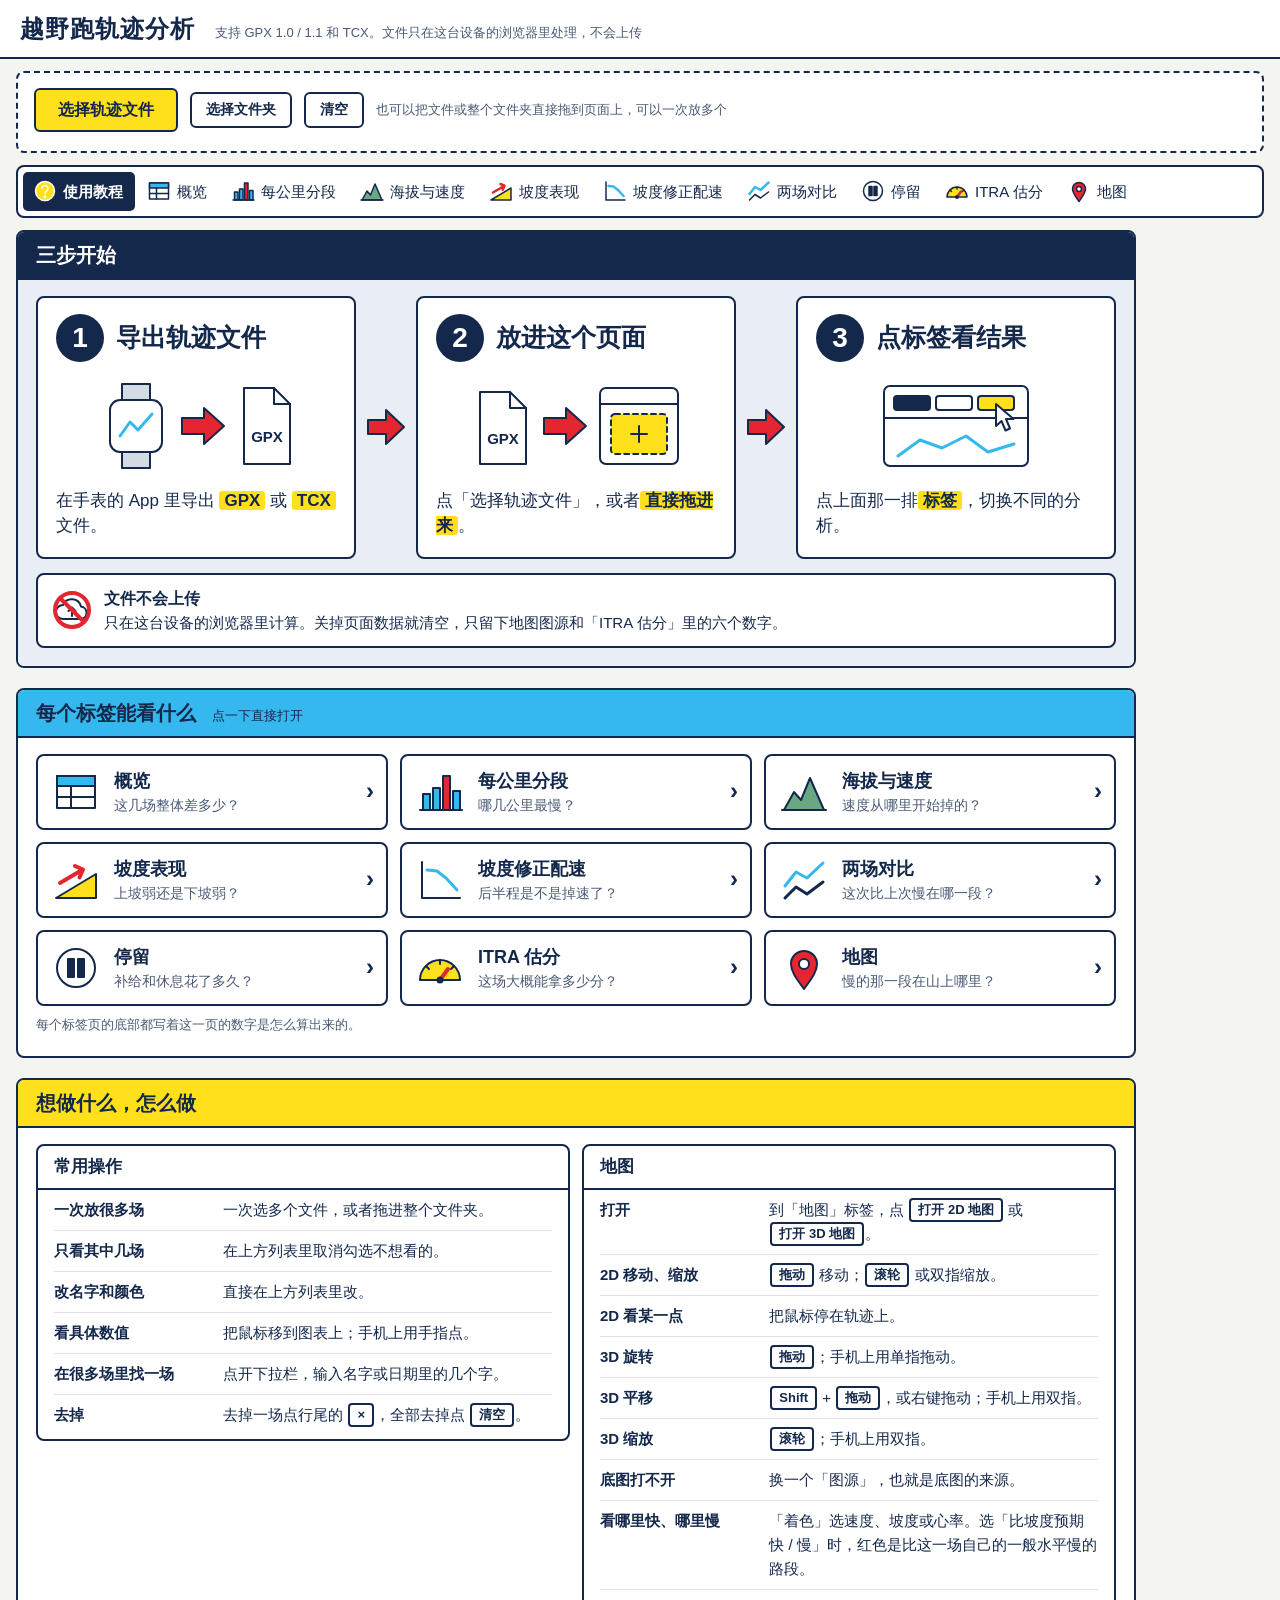
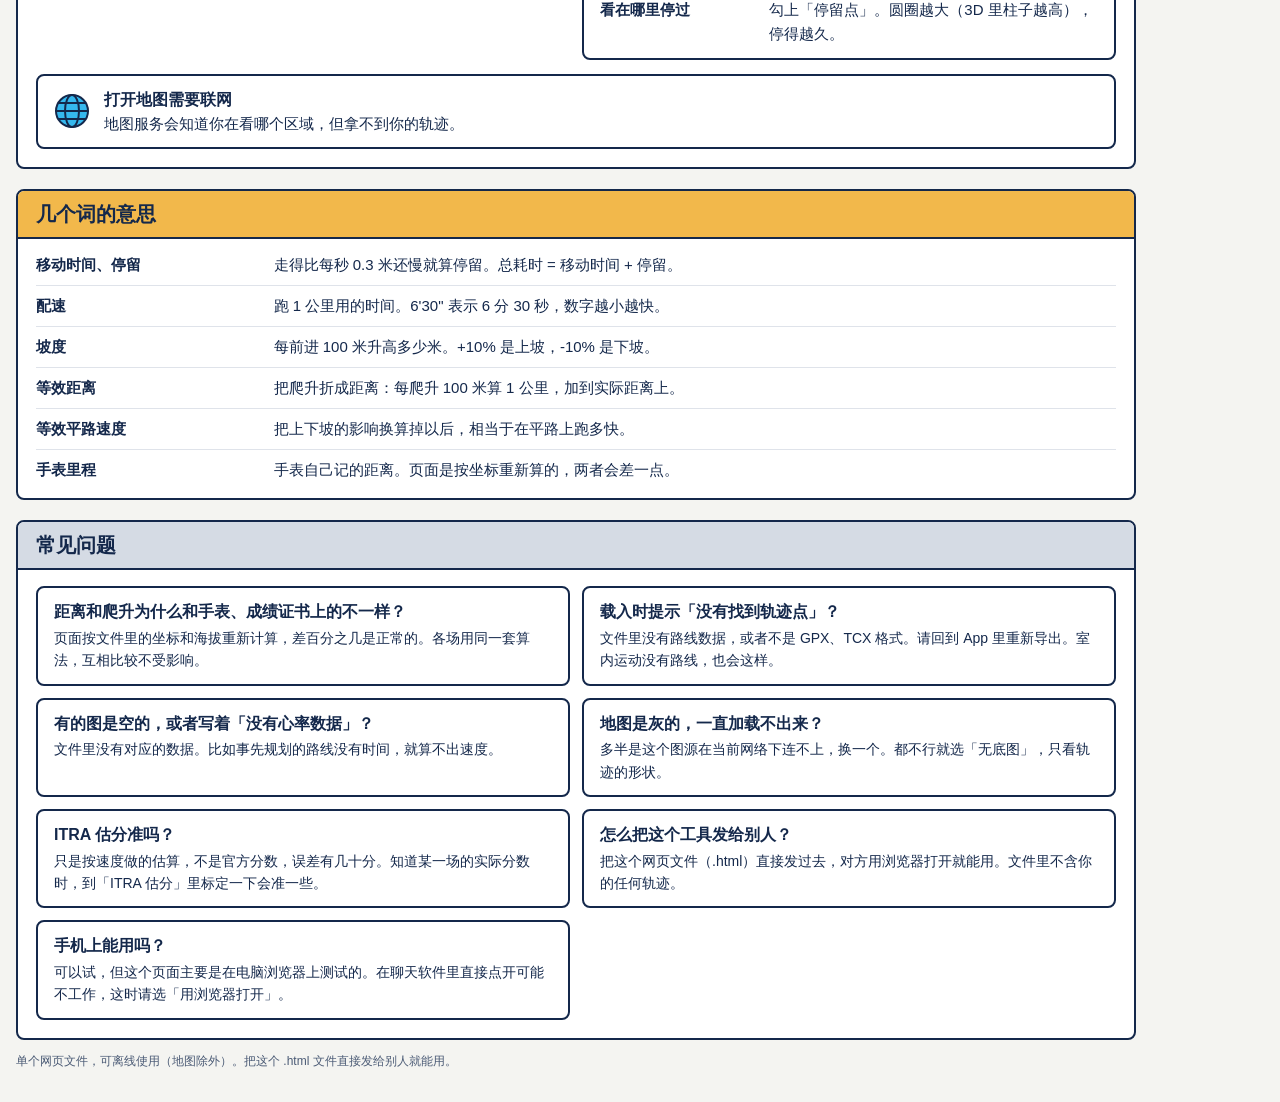
<file: web/release/越野跑轨迹分析_可用_v1.1.html>
<!DOCTYPE html>
<html lang="zh-CN">
<head>
<meta charset="utf-8">
<meta name="viewport" content="width=device-width,initial-scale=1">
<title>越野跑轨迹分析</title>
<style>
/*
  设计方案（借鉴航空安全卡片里提高清晰度的做法）

  颜色  深蓝 #14284b：所有文字和描边。白：所有内容区。浅灰 #f4f4f1：页面背景和表头。
        深蓝也用作最重要的底色：选中的标签、「三步开始」的标题栏（这一块的正文区是它的浅色 #e9eef5）。
        另有四种纯色，各管一件事，不混用：
          黄 #ffe01b  主要操作（「选择轨迹文件」这类按钮）和重点词
          琥珀 #f2b84b 只用在教程的一个标题栏上
          蓝 #35b8ee  选中、悬停（浅蓝 #e4f5fd）和图示里的轨迹线
          红 #e3262f  箭头和警告，别处不用
        鲜艳的颜色只用在小面积上：按钮、标题栏、图示。大面积的底色只有白、浅灰和上面两种很浅的颜色。
  描边  容器、按钮、输入框一律 2px 深蓝实线；内容区里面的分隔线用 1px 浅灰。
  形状  圆角 6px（按钮、输入框）或 8px（容器），不超过 8px；只有步骤编号是圆形。
  平涂  不用渐变，不用阴影。
  文字  标题和编号用 DIN 一类的标识字体（Windows 上是 Bahnschrift），正文用 Helvetica / Arial 加系统中文字体。
  教程  用编号、箭头和图示说话，每格只讲一件事。
*/
* { box-sizing: border-box; }
html, body { margin: 0; padding: 0; }
body {
  font-family: Inter, "Helvetica Neue", Helvetica, Arial, "PingFang SC", "Hiragino Sans GB", "Microsoft YaHei", sans-serif;
  font-size: 14px; line-height: 1.5; color: #14284b; background: #f4f4f1;
}
.top h1, .help h2, .help h3, .stepno, .card-t, .panel h3, .empty b, table.data caption {
  font-family: "DIN Alternate", Bahnschrift, "DIN Next", "Helvetica Neue", Helvetica, Arial, "PingFang SC", "Hiragino Sans GB", "Microsoft YaHei", sans-serif;
}

/* ---------- 页头 ---------- */
.top { padding: 15px 20px 13px; background: #fff; border-bottom: 2px solid #14284b; }
.top h1 { display: inline-block; margin: 0 16px 0 0; font-size: 24px; line-height: 1.2; color: #14284b; letter-spacing: 1px; }
.hint { color: #4a5a75; font-size: 13px; }

/* ---------- 载入区和轨迹列表 ---------- */
.loader, .tracks, .panel, .foot { margin: 12px 16px; }
.loader { background: #fff; border: 2px dashed #14284b; border-radius: 8px; padding: 12px 16px; }
.loader-row > * { margin: 3px 8px 3px 0; vertical-align: middle; }
.loader-tip { color: #4a5a75; font-size: 13px; }
.status { font-size: 13px; color: #14284b; margin-top: 4px; min-height: 0; }
.status .err { color: #c21822; }
.vh { position: absolute; width: 1px; height: 1px; opacity: 0; overflow: hidden; left: -100px; top: 0; }

.btn {
  display: inline-block; padding: 6px 14px; border: 2px solid #14284b; border-radius: 6px;
  background: #fff; color: #14284b; font-size: 14px; font-weight: bold; font-family: inherit; line-height: 1.4; cursor: pointer;
  -webkit-user-select: none; user-select: none;
}
.btn:hover { background: #e4f5fd; }
.btn.primary { background: #ffe01b; }
.btn.primary:hover { background: #f5d000; }
.btn.on, .btn.on:hover { background: #14284b; color: #fff; }
.loader .btn.primary { padding: 9px 22px; font-size: 16px; }
.btn:focus-visible, .nav button:focus-visible, .card:focus-visible, .combo-btn:focus-visible { outline: 2px solid #35b8ee; outline-offset: 2px; }

.drop-mask {
  display: none; position: fixed; left: 0; top: 0; right: 0; bottom: 0; z-index: 50;
  background: rgba(228, 245, 253, .92); border: 2px dashed #14284b;
  font-size: 28px; font-weight: bold; color: #14284b; text-align: center; padding-top: 30vh; pointer-events: none;
}
.drop-mask.show { display: block; }

.tracks { background: #fff; border: 2px solid #14284b; border-radius: 8px; padding: 6px 14px 8px; }
.scroll { overflow-x: auto; -webkit-overflow-scrolling: touch; }
.tracktable { border-collapse: collapse; width: 100%; }
.tracktable td { padding: 4px 6px; white-space: nowrap; border-bottom: 1px solid #dfe3ea; }
.tracktable tr:last-child td { border-bottom: 0; }
/* 列表里的名称框平时用浅色描边，免得一排深色框抢眼；指到或点进去时变深 */
.tracktable input[type=text] { width: 230px; max-width: 46vw; padding: 3px 7px; border: 2px solid #c9d0db; border-radius: 6px; font: inherit; color: #14284b; background: #fff; }
.tracktable input[type=text]:hover, .tracktable input[type=text]:focus { border-color: #14284b; outline: 0; }
.tracktable input[type=color] { width: 30px; height: 24px; padding: 0; border: 2px solid #14284b; border-radius: 4px; background: #fff; vertical-align: middle; }
.tracktable .meta { color: #14284b; font-size: 13px; }
.tracktable .warn { color: #c21822; font-size: 12px; }
.tracktable .x { border: 0; background: none; color: #4a5a75; font-size: 18px; line-height: 1; cursor: pointer; padding: 0 6px; }
.tracktable .x:hover { color: #c21822; }

/* ---------- 导航栏和面板 ---------- */
.nav {
  margin: 12px 16px 0; padding: 5px; white-space: nowrap; overflow-x: auto; -webkit-overflow-scrolling: touch;
  background: #fff; border: 2px solid #14284b; border-radius: 8px;
}
.nav button {
  border: 0; border-radius: 5px; background: none; font: inherit; font-size: 15px;
  padding: 7px 12px 7px 10px; margin: 0 2px 0 0; color: #14284b; cursor: pointer;
}
.nav button:hover { background: #e4f5fd; }
.nav button.on, .nav button.on:hover { background: #14284b; color: #fff; font-weight: bold; }

.panel { display: none; background: #fff; border: 2px solid #14284b; border-radius: 8px; padding: 16px 18px; }
.panel.on { display: block; }
.panel h3 { font-size: 16px; margin: 18px 0 6px; color: #14284b; }
.bar { margin: 4px 0 8px; }
.bar > * { margin: 3px 12px 3px 0; vertical-align: middle; }
.bar label { display: inline-block; white-space: nowrap; }
.bar .lbl { display: inline-block; max-width: 100%; }   /* 文字加下拉栏，窄屏上允许换行 */
.lead { margin: 2px 0 8px; font-size: 14px; }
.bar label.grow input[type=text] { width: 420px; max-width: 70vw; }
.bar select, .bar input[type=text] { font: inherit; color: #14284b; padding: 4px 7px; border: 2px solid #14284b; border-radius: 6px; background: #fff; max-width: 70vw; }
.bar input[type=range] { vertical-align: middle; width: 120px; }
.bar input.num { font: inherit; color: #14284b; width: 84px; padding: 4px 7px; border: 2px solid #14284b; border-radius: 6px; background: #fff; }
.bar select:focus, .bar input[type=text]:focus, .bar input.num:focus, .combo-search:focus { outline: 2px solid #35b8ee; outline-offset: 1px; }
.bar input.bad { border-color: #e3262f; background: #fdeaea; }
.formerr { color: #c21822; background: #fdeaea; border: 2px solid #e3262f; border-radius: 6px; padding: 7px 12px; font-size: 13px; line-height: 1.6; margin: 2px 0 8px; max-width: 900px; }

.combo { position: relative; display: inline-block; vertical-align: middle; }
.combo-btn { font: inherit; font-size: 14px; line-height: 1.5; padding: 4px 9px; border: 2px solid #14284b; border-radius: 6px; background: #fff; color: #14284b; cursor: pointer; max-width: 70vw; text-align: left; }
.combo-btn:hover { background: #e4f5fd; }
.combo-text { display: inline-block; max-width: 300px; overflow: hidden; text-overflow: ellipsis; white-space: nowrap; vertical-align: bottom; }
.combo-arrow { margin-left: 8px; color: #14284b; }
.combo-pop { position: absolute; left: 0; top: 100%; margin-top: 3px; z-index: 30; width: 340px; max-width: 86vw; background: #fff; border: 2px solid #14284b; border-radius: 8px; padding: 6px; white-space: normal; }
.combo-search { display: block; width: 100%; font: inherit; color: #14284b; padding: 5px 9px; border: 2px solid #14284b; border-radius: 6px; margin-bottom: 5px; }
.combo-list { max-height: 300px; overflow-y: auto; -webkit-overflow-scrolling: touch; position: relative; }
.combo-item { padding: 6px 9px; border-radius: 4px; cursor: pointer; overflow: hidden; text-overflow: ellipsis; white-space: nowrap; }
.combo-item.hi, .combo-item:hover { background: #e4f5fd; }
.combo-item.sel { font-weight: bold; }
.combo-sub { float: right; margin-left: 10px; color: #4a5a75; font-weight: normal; font-size: 12px; }
.combo-none { padding: 6px 8px; color: #4a5a75; font-size: 12px; }

/* 每个面板底部的说明：一条一行 */
.note { color: #4a5a75; font-size: 13px; line-height: 1.7; margin: 8px 0 2px; max-width: 1000px; }
ul.note { margin: 14px 0 2px; padding: 10px 0 0 18px; border-top: 1px solid #dfe3ea; }
ul.note li { margin: 1px 0; }
.tracks .note { font-size: 12px; margin: 4px 0 0; }

.explain { color: #14284b; font-size: 13px; line-height: 1.7; max-width: 900px; margin-top: 14px; padding: 4px 16px 12px; background: #f4f4f1; border: 2px solid #14284b; border-radius: 8px; }
.explain h4 { font-size: 14px; color: #14284b; margin: 14px 0 4px; }
.explain p { margin: 4px 0; }
.explain ol, .explain ul { margin: 4px 0; padding-left: 24px; }
.explain li { margin: 2px 0; }
.empty { color: #4a5a75; padding: 34px 10px; text-align: center; font-size: 15px; line-height: 2; }
.empty b { font-size: 22px; color: #14284b; }
.summary { margin: 6px 0; font-size: 14px; }

.chart { display: block; width: 100%; margin: 6px 0 10px; }
.grid2 { font-size: 0; }
.grid2 > .chart { display: inline-block; width: 50%; vertical-align: top; }

table.data { border-collapse: collapse; font-size: 13px; margin: 4px 0; }
/* 表格标题：和图表标题同一个分量，靠左，跟表格一起滚动 */
table.data caption { caption-side: top; text-align: left; padding: 10px 0 6px; font-size: 16px; font-weight: bold; color: #14284b; }
table.data th, table.data td { padding: 6px 10px; text-align: right; white-space: nowrap; border-bottom: 1px solid #dfe3ea; }
table.data th { background: #f4f4f1; color: #14284b; font-weight: bold; border-bottom: 2px solid #14284b; position: sticky; top: 0; }
table.data tr:hover td { background: #e4f5fd; }
table.data th.l, table.data td.l { text-align: left; }
table.data tr.sum td { font-weight: bold; border-top: 2px solid #14284b; }
table.data td.pos { color: #c21822; }
table.data td.neg { color: #2a7d1e; }
.sw { display: inline-block; width: 12px; height: 12px; border-radius: 3px; margin-right: 6px; vertical-align: -1px; }

/* ---------- 图示 ----------
   和描边同一套规则：2px 深蓝线、纯色平涂。轨迹线用蓝色，箭头和禁止标志用红色。 */
.pic { display: block; overflow: visible; }
.pic * { fill: none; stroke: #14284b; stroke-width: 2; stroke-linejoin: round; stroke-linecap: round; }
.pic .w { fill: #fff; } .pic .g { fill: #d5dbe4; } .pic .b { fill: #35b8ee; } .pic .y { fill: #ffe01b; }
.pic .n { fill: #6aa884; } .pic .r { fill: #e3262f; } .pic .v { fill: #14284b; }
.pic .t { stroke: #35b8ee; stroke-width: 3; }
.pic .a { stroke: #e3262f; stroke-width: 4; }
.pic .d { stroke-dasharray: 5 4; }
.pic text { stroke: none; fill: #14284b; font: bold 15px Arial, Helvetica, sans-serif; }
/* 导航栏里的小图标：和教程卡片是同一套图，缩到 24px，线条相应加粗；选中时底色是深蓝，线条换成白色 */
.nav .pic { display: inline-block; vertical-align: -6px; margin-right: 6px; pointer-events: none; }
.nav .pic * { stroke-width: 3; }
.nav .pic .t, .nav .pic .a { stroke-width: 5; }
.nav button.on .pic * { stroke: #fff; }
.nav button.on .pic .w { fill: none; }
.nav button.on .pic .v { fill: #fff; }
.nav button.on .pic .t { stroke: #35b8ee; }
.nav button.on .pic .a { stroke: #ff6b72; }

/* ---------- 使用教程 ----------
   教程面板自己不画框，五个板块各是一张带描边的卡片，中间留出间隔。
   五个板块都是白底，标题栏各用一种纯色；第一块的正文区多一层很浅的绿。板块里的格子一律白底。 */
#p-help { background: none; border: 0; padding: 0; }
.help { max-width: 1120px; color: #14284b; font-size: 15px; line-height: 1.6; }
.hsec { margin: 0 0 20px; background: #fff; border: 2px solid #14284b; border-radius: 8px; overflow: hidden; }
.hsec:last-child { margin-bottom: 0; }
.help h2 { margin: 0; padding: 9px 18px; font-size: 20px; line-height: 1.4; color: #14284b; border-bottom: 2px solid #14284b; }
.help h2 small { font-size: 13px; font-weight: normal; margin-left: 10px; font-family: Inter, "Helvetica Neue", Helvetica, Arial, "PingFang SC", "Hiragino Sans GB", "Microsoft YaHei", sans-serif; }
.hbody { padding: 16px 18px 18px; }

.hs1 h2 { background: #14284b; color: #fff; }
.hs1 .hbody { background: #e9eef5; }   /* 深蓝的浅色，把最重要的一块托出来，但不刺眼 */
.hs2 h2 { background: #35b8ee; }
.hs3 h2 { background: #ffe01b; }
.hs4 h2 { background: #f2b84b; }
.hs5 h2 { background: #d5dbe4; }

/* 三步开始：整页字号最大的部分。圆形编号、短标题、一张图、一句话，中间用红箭头连起来 */
.steps { list-style: none; margin: 0; padding: 0; display: -webkit-flex; display: flex; }
.step { -webkit-flex: 1 1 0; flex: 1 1 0; min-width: 0; padding: 16px 18px 18px; background: #fff; border: 2px solid #14284b; border-radius: 8px; }
.step-arrow { -webkit-flex: none; flex: none; -webkit-align-self: center; align-self: center; width: 44px; margin: 0 8px; }
.step-h { display: -webkit-flex; display: flex; -webkit-align-items: center; align-items: center; }
.stepno { -webkit-flex: none; flex: none; display: block; width: 48px; height: 48px; margin-right: 12px; border-radius: 50%; background: #14284b; color: #fff; text-align: center; font-weight: bold; font-size: 28px; line-height: 48px; }
.help .step h3 { font-size: 25px; line-height: 1.3; margin: 0; color: #14284b; }
.step .pic { margin: 16px auto 14px; max-width: 100%; }
.step p { font-size: 17px; line-height: 1.5; margin: 0; color: #14284b; }
.step b { background: #ffe01b; padding: 0 5px; border-radius: 3px; }

/* 提示条：白底、带一个图示 */
.callout { position: relative; margin: 14px 0 0; padding: 11px 16px 11px 66px; min-height: 64px; background: #fff; border: 2px solid #14284b; border-radius: 8px; font-size: 15px; line-height: 1.6; color: #14284b; }
.callout .pic { position: absolute; left: 14px; top: 50%; margin-top: -20px; }
.callout b { display: block; font-size: 16px; }

/* 标签卡片：一个图标、一个名字、一个问题。点一下就打开那个标签 */
.cards { margin: -6px; display: -webkit-flex; display: flex; -webkit-flex-wrap: wrap; flex-wrap: wrap; }
.card {
  display: block; position: relative; width: 100%; width: calc(33.333% - 12px); min-height: 76px; margin: 6px; padding: 13px 30px 12px 76px;
  border: 2px solid #14284b; border-radius: 8px; background: #fff;
  font: inherit; color: inherit; text-align: left; cursor: pointer;
}
.card:hover { background: #e4f5fd; }
.card .pic { position: absolute; left: 14px; top: 50%; margin-top: -24px; }
.card:after { content: "\203A"; position: absolute; right: 12px; top: 50%; margin-top: -15px; font: bold 24px/28px Arial, Helvetica, sans-serif; color: #14284b; }
.card-t { display: block; font-size: 18px; line-height: 1.35; font-weight: bold; color: #14284b; }
.card-q { display: block; font-size: 14px; color: #4a5a75; }

/* 「想做什么 → 怎么做」的对照表 */
.cols { margin: -6px; display: -webkit-flex; display: flex; -webkit-flex-wrap: wrap; flex-wrap: wrap; -webkit-align-items: flex-start; align-items: flex-start; }
.box { -webkit-flex: 1 1 400px; flex: 1 1 400px; min-width: 0; margin: 6px; padding: 0 16px 4px; border: 2px solid #14284b; border-radius: 8px; background: #fff; overflow: hidden; }
.help .box h3 { font-size: 17px; margin: 0 -16px 0; padding: 7px 16px; color: #14284b; border-bottom: 2px solid #14284b; }
.kv { width: 100%; border-collapse: collapse; font-size: 15px; }
.kv th, .kv td { text-align: left; vertical-align: top; padding: 8px 0; border-top: 1px solid #dfe3ea; }
.kv tr:first-child th, .kv tr:first-child td { border-top: 0; }
.kv th { width: 34%; padding-right: 14px; font-weight: bold; color: #14284b; }
.kv td { color: #14284b; }
.hs4 .hbody { padding-top: 6px; padding-bottom: 8px; }
.hs4 .kv th { width: 22%; }
kbd { display: inline-block; padding: 0 7px; margin: 0 1px; border: 2px solid #14284b; border-radius: 4px; background: #fff; color: #14284b; font: bold 13px/20px Inter, "Helvetica Neue", Helvetica, Arial, "PingFang SC", "Microsoft YaHei", sans-serif; white-space: nowrap; vertical-align: 1px; }

.faq { margin: -6px; display: -webkit-flex; display: flex; -webkit-flex-wrap: wrap; flex-wrap: wrap; }
.qa { width: 100%; width: calc(50% - 12px); margin: 6px; padding: 11px 16px 12px; border: 2px solid #14284b; border-radius: 8px; background: #fff; font-size: 14px; color: #14284b; }
.qa b { display: block; font-size: 16px; margin-bottom: 2px; }

/* ---------- 地图 ---------- */
.legend { font-size: 12px; color: #14284b; margin: 2px 0 6px; min-height: 0; }
/* 色标是一格一格的纯色块，和地图上实际用的分档一致 */
.legend .ramp { display: inline-block; width: 224px; max-width: 50vw; height: 14px; margin: 0 8px; vertical-align: middle; border: 2px solid #14284b; border-radius: 3px; overflow: hidden; font-size: 0; }
.legend .ramp i { float: left; width: 6.25%; height: 100%; }

.mapbox { position: relative; overflow: hidden; height: 620px; max-height: 76vh; min-height: 320px; border: 2px solid #14284b; border-radius: 8px; background: #d5dbe4;
  -webkit-user-select: none; user-select: none; touch-action: none; cursor: grab; }
.mapbox.off { height: auto; min-height: 0; background: #f4f4f1; border: 2px dashed #14284b; color: #4a5a75; padding: 30px 16px; text-align: center; font-size: 15px; cursor: default; touch-action: auto; }
.tr-tiles { position: absolute; left: 0; top: 0; width: 100%; height: 100%; }
.tr-tiles img { position: absolute; max-width: none; border: 0; padding: 0; margin: 0; -webkit-user-drag: none; }
.tr-ov, .tr-gl { position: absolute; left: 0; top: 0; }
.tr-labels { position: absolute; left: 0; top: 0; width: 100%; height: 100%; pointer-events: none; overflow: hidden; }
.tr-label { position: absolute; white-space: nowrap; font-size: 12px; padding: 1px 6px; border-radius: 4px;
  background: rgba(20, 40, 75, .85); color: #fff; -webkit-transform: translate(-50%, -135%); transform: translate(-50%, -135%); }
.tr-label.tr-wpt { background: #ffe01b; color: #14284b; border: 2px solid #14284b; }
.tr-label.tr-stop { background: #fff; color: #14284b; border: 2px solid #14284b; font-weight: bold; }
.tr-attr { position: absolute; right: 0; bottom: 0; font-size: 11px; color: #14284b; background: rgba(255, 255, 255, .8); padding: 1px 6px; border-radius: 6px 0 0 0; pointer-events: none; }
.tr-msg { position: absolute; left: 10px; top: 10px; right: 56px; font-size: 13px; color: #14284b; background: #ffe01b; border: 2px solid #14284b; padding: 5px 10px; border-radius: 6px; }
.tr-tip { position: absolute; font-size: 12px; line-height: 1.55; color: #14284b; background: #fff; border: 2px solid #14284b; border-radius: 6px; padding: 5px 9px; pointer-events: none; white-space: nowrap; }
.tr-ctl { position: absolute; right: 10px; top: 10px; }
.tr-ctl button { display: block; width: 34px; height: 34px; margin-bottom: 5px; border: 2px solid #14284b; border-radius: 6px; background: #fff; font-size: 18px; font-weight: bold; line-height: 1; cursor: pointer; color: #14284b; padding: 0; }
.tr-ctl button:hover { background: #e4f5fd; }

.foot { color: #4a5a75; font-size: 12px; padding-bottom: 20px; }

/* ---------- 窄屏 ---------- */
@media (max-width: 960px) {
  .card { width: calc(50% - 12px); }
  /* 三步改成竖排，箭头跟着朝下 */
  .steps { display: block; }
  .step-arrow { width: 44px; margin: 6px auto; -webkit-transform: rotate(90deg); transform: rotate(90deg); }
}
@media (max-width: 820px) {
  .grid2 > .chart { width: 100%; }
  .top { padding: 12px 14px 10px; }
  .top h1 { font-size: 22px; display: block; margin-bottom: 2px; }
  .loader, .tracks, .panel, .foot, .nav { margin-left: 8px; margin-right: 8px; }
  .panel { padding: 12px 10px; }
  #p-help { padding: 0; }
  .hsec { margin-bottom: 16px; }
  .help h2 { padding: 9px 14px; }
  .help h2 small { display: block; margin: 0; }
  .hbody { padding: 12px 12px 14px; }
  .mapbox { height: 70vh; }
  .qa { width: calc(100% - 12px); }
  .kv th, .hs4 .kv th { width: 38%; }
}
@media (max-width: 560px) {
  .card { width: calc(100% - 12px); }
  .step { padding: 14px 14px 16px; }
  .stepno { width: 44px; height: 44px; font-size: 26px; line-height: 44px; }
  .help .step h3 { font-size: 24px; }
  .step p { font-size: 16px; }
}

</style>
</head>
<body>
<div id="dropMask" class="drop-mask">松开鼠标，载入轨迹文件</div>

<header class="top">
  <h1>越野跑轨迹分析</h1>
  <span class="hint">支持 GPX 1.0 / 1.1 和 TCX。文件只在这台设备的浏览器里处理，不会上传</span>
</header>

<section class="loader">
  <div class="loader-row">
    <label class="btn primary" for="inFiles">选择轨迹文件</label>
    <label class="btn" for="inDir" id="lblDir">选择文件夹</label>
    <button class="btn" id="btnClear" type="button">清空</button>
    <span class="loader-tip">也可以把文件或整个文件夹直接拖到页面上，可以一次放多个</span>
  </div>
  <input type="file" id="inFiles" class="vh" multiple>
  <input type="file" id="inDir" class="vh" webkitdirectory multiple>
  <div id="status" class="status"></div>
</section>

<section id="trackBox" class="tracks" style="display:none">
  <div class="scroll"><table id="trackTable" class="tracktable"></table></div>
  <div class="note">勾选框决定这条轨迹是否参与下面的图表；名称和颜色可以直接改。</div>
</section>

<nav id="nav" class="nav"></nav>

<main id="panels">

  <section class="panel" id="noData">
    <div class="empty">
      <b>还没有载入轨迹</b><br>
      点上方的「选择轨迹文件」，或者把文件拖到页面上。<br>
      <button type="button" class="btn" data-go="help">看使用教程</button>
    </div>
  </section>

  <section class="panel" id="p-help">
    <div class="help">

      <section class="hsec hs1">
      <h2>三步开始</h2>
      <div class="hbody">
      <ol class="steps">
        <li class="step">
          <div class="step-h"><span class="stepno dot">1</span><h3>导出轨迹文件</h3></div>
          <svg class="pic" viewBox="0 0 220 96" width="220" height="96" aria-hidden="true" focusable="false">
            <rect class="g" x="36" y="6" width="28" height="20"/><rect class="g" x="36" y="70" width="28" height="20"/>
            <rect class="w" x="24" y="22" width="52" height="52" rx="10"/>
            <polyline class="t" points="34,58 44,44 52,52 66,36"/>
            <path class="r" d="M96 40h22V30l20 18-20 18V56H96z"/>
            <path class="w" d="M158 10h30l16 16v60h-46z"/><path d="M188 10v16h16"/>
            <text x="181" y="64" text-anchor="middle">GPX</text>
          </svg>
          <p>在手表的 App 里导出 <b>GPX</b> 或 <b>TCX</b> 文件。</p>
        </li>
        <li class="step-arrow" aria-hidden="true"><svg class="pic" viewBox="0 0 44 44" width="44" height="44" focusable="false"><path class="r" d="M4 15h18V5l18 17-18 17V29H4z"/></svg></li>
        <li class="step">
          <div class="step-h"><span class="stepno dot">2</span><h3>放进这个页面</h3></div>
          <svg class="pic" viewBox="0 0 220 96" width="220" height="96" aria-hidden="true" focusable="false">
            <path class="w" d="M14 14h30l16 16v56H14z"/><path d="M44 14v16h16"/>
            <text x="37" y="66" text-anchor="middle">GPX</text>
            <path class="r" d="M78 40h22V30l20 18-20 18V56H78z"/>
            <rect class="w" x="134" y="10" width="78" height="76" rx="6"/><path d="M134 26h78"/>
            <rect class="y d" x="145" y="36" width="56" height="40" rx="4"/>
            <path d="M173 48v16M165 56h16"/>
          </svg>
          <p>点「选择轨迹文件」，或者<b>直接拖进来</b>。</p>
        </li>
        <li class="step-arrow" aria-hidden="true"><svg class="pic" viewBox="0 0 44 44" width="44" height="44" focusable="false"><path class="r" d="M4 15h18V5l18 17-18 17V29H4z"/></svg></li>
        <li class="step">
          <div class="step-h"><span class="stepno dot">3</span><h3>点标签看结果</h3></div>
          <svg class="pic" viewBox="0 0 220 96" width="220" height="96" aria-hidden="true" focusable="false">
            <rect class="w" x="38" y="8" width="144" height="80" rx="6"/><path d="M38 40h144"/>
            <rect class="v" x="48" y="18" width="36" height="14" rx="3"/>
            <rect class="w" x="90" y="18" width="36" height="14" rx="3"/>
            <rect class="y" x="132" y="18" width="36" height="14" rx="3"/>
            <polyline class="t" points="52,78 74,62 96,70 120,58 142,74 168,66"/>
            <path class="w" d="M150 26v22l5.500-5 4 9.500 4.500-2-4-9.500h7.500z"/>
          </svg>
          <p>点上面那一排<b>标签</b>，切换不同的分析。</p>
        </li>
      </ol>
      <div class="callout">
        <svg class="pic" viewBox="0 0 40 40" width="40" height="40" aria-hidden="true" focusable="false">
          <path class="w" d="M11 29a7 7 0 0 1 0-14 9.500 9.500 0 0 1 18 1.500 6.300 6.300 0 0 1 0 12.500z"/>
          <path d="M20 26v-8M16.500 21l3.500-3.500 3.500 3.500"/>
          <circle class="a" cx="20" cy="20" r="17"/><path class="a" d="M8 8l24 24"/>
        </svg>
        <b>文件不会上传</b>只在这台设备的浏览器里计算。关掉页面数据就清空，只留下地图图源和「ITRA 估分」里的六个数字。
      </div>
      </div>
      </section>

      <section class="hsec hs2">
      <h2>每个标签能看什么 <small>点一下直接打开</small></h2>
      <div class="hbody">
      <div class="cards">
        <button type="button" class="card" data-go="overview"><svg class="pic" viewBox="0 0 48 48" width="48" height="48" aria-hidden="true" focusable="false"><rect class="w" x="5" y="8" width="38" height="32"/><rect class="b" x="5" y="8" width="38" height="10"/><path d="M5 29h38M19 18v22"/></svg><span class="card-t">概览</span><span class="card-q">这几场整体差多少？</span></button>
        <button type="button" class="card" data-go="splits"><svg class="pic" viewBox="0 0 48 48" width="48" height="48" aria-hidden="true" focusable="false"><rect class="b" x="7" y="26" width="7" height="16"/><rect class="b" x="17" y="20" width="7" height="22"/><rect class="r" x="27" y="8" width="7" height="34"/><rect class="b" x="37" y="23" width="7" height="19"/><path d="M4 42h42"/></svg><span class="card-t">每公里分段</span><span class="card-q">哪几公里最慢？</span></button>
        <button type="button" class="card" data-go="profile"><svg class="pic" viewBox="0 0 48 48" width="48" height="48" aria-hidden="true" focusable="false"><path class="n" d="M4 42l10-18 7 8 9-22 14 32z"/><path d="M2 42h44"/></svg><span class="card-t">海拔与速度</span><span class="card-q">速度从哪里开始掉的？</span></button>
        <button type="button" class="card" data-go="grade"><svg class="pic" viewBox="0 0 48 48" width="48" height="48" aria-hidden="true" focusable="false"><path class="y" d="M4 42h40V18z"/><path class="a" d="M8 27l22-13M23 10l8 3.500-3.500 8"/></svg><span class="card-t">坡度表现</span><span class="card-q">上坡弱还是下坡弱？</span></button>
        <button type="button" class="card" data-go="gap"><svg class="pic" viewBox="0 0 48 48" width="48" height="48" aria-hidden="true" focusable="false"><path d="M6 6v36h38"/><polyline class="t" points="11,14 21,15 30,22 41,34"/></svg><span class="card-t">坡度修正配速</span><span class="card-q">后半程是不是掉速了？</span></button>
        <button type="button" class="card" data-go="compare"><svg class="pic" viewBox="0 0 48 48" width="48" height="48" aria-hidden="true" focusable="false"><polyline class="t" points="5,30 16,16 27,22 43,7"/><polyline points="5,42 16,31 27,38 43,26" style="stroke-width:3"/></svg><span class="card-t">两场对比</span><span class="card-q">这次比上次慢在哪一段？</span></button>
        <button type="button" class="card" data-go="stops"><svg class="pic" viewBox="0 0 48 48" width="48" height="48" aria-hidden="true" focusable="false"><circle class="w" cx="24" cy="24" r="19"/><rect class="v" x="16" y="15" width="6" height="18"/><rect class="v" x="26" y="15" width="6" height="18"/></svg><span class="card-t">停留</span><span class="card-q">补给和休息花了多久？</span></button>
        <button type="button" class="card" data-go="itra"><svg class="pic" viewBox="0 0 48 48" width="48" height="48" aria-hidden="true" focusable="false"><path class="y" d="M4 36a20 20 0 0 1 40 0z"/><path d="M24 16v4M10 22l3 3M38 22l-3 3"/><path class="a" d="M24 36l8-11"/><circle class="v" cx="24" cy="36" r="2.500"/></svg><span class="card-t">ITRA 估分</span><span class="card-q">这场大概能拿多少分？</span></button>
        <button type="button" class="card" data-go="map"><svg class="pic" viewBox="0 0 48 48" width="48" height="48" aria-hidden="true" focusable="false"><path class="r" d="M24 45C15 33 11 27 11 20a13 13 0 0 1 26 0c0 7-4 13-13 25z"/><circle class="w" cx="24" cy="20" r="5"/></svg><span class="card-t">地图</span><span class="card-q">慢的那一段在山上哪里？</span></button>
      </div>
      <p class="note">每个标签页的底部都写着这一页的数字是怎么算出来的。</p>
      </div>
      </section>

      <section class="hsec hs3">
      <h2>想做什么，怎么做</h2>
      <div class="hbody">
      <div class="cols">
        <div class="box">
          <h3>常用操作</h3>
          <table class="kv">
            <tr><th>一次放很多场</th><td>一次选多个文件，或者拖进整个文件夹。</td></tr>
            <tr><th>只看其中几场</th><td>在上方列表里取消勾选不想看的。</td></tr>
            <tr><th>改名字和颜色</th><td>直接在上方列表里改。</td></tr>
            <tr><th>看具体数值</th><td>把鼠标移到图表上；手机上用手指点。</td></tr>
            <tr><th>在很多场里找一场</th><td>点开下拉栏，输入名字或日期里的几个字。</td></tr>
            <tr><th>去掉</th><td>去掉一场点行尾的 <kbd>×</kbd>，全部去掉点 <kbd>清空</kbd>。</td></tr>
          </table>
        </div>
        <div class="box">
          <h3>地图</h3>
          <table class="kv">
            <tr><th>打开</th><td>到「地图」标签，点 <kbd>打开 2D 地图</kbd> 或 <kbd>打开 3D 地图</kbd>。</td></tr>
            <tr><th>2D 移动、缩放</th><td><kbd>拖动</kbd> 移动；<kbd>滚轮</kbd> 或双指缩放。</td></tr>
            <tr><th>2D 看某一点</th><td>把鼠标停在轨迹上。</td></tr>
            <tr><th>3D 旋转</th><td><kbd>拖动</kbd>；手机上用单指拖动。</td></tr>
            <tr><th>3D 平移</th><td><kbd>Shift</kbd> + <kbd>拖动</kbd>，或右键拖动；手机上用双指。</td></tr>
            <tr><th>3D 缩放</th><td><kbd>滚轮</kbd>；手机上用双指。</td></tr>
            <tr><th>底图打不开</th><td>换一个「图源」，也就是底图的来源。</td></tr>
            <tr><th>看哪里快、哪里慢</th><td>「着色」选速度、坡度或心率。选「比坡度预期快 / 慢」时，红色是比这一场自己的一般水平慢的路段。</td></tr>
            <tr><th>看在哪里停过</th><td>勾上「停留点」。圆圈越大（3D 里柱子越高），停得越久。</td></tr>
          </table>
        </div>
      </div>
      <div class="callout">
        <svg class="pic" viewBox="0 0 40 40" width="40" height="40" aria-hidden="true" focusable="false">
          <circle class="b" cx="20" cy="20" r="16"/><ellipse cx="20" cy="20" rx="7" ry="16"/><path d="M4 20h32M7 12h26M7 28h26"/>
        </svg>
        <b>打开地图需要联网</b>地图服务会知道你在看哪个区域，但拿不到你的轨迹。
      </div>
      </div>
      </section>

      <section class="hsec hs4">
      <h2>几个词的意思</h2>
      <div class="hbody">
          <table class="kv">
            <tr><th>移动时间、停留</th><td>走得比每秒 0.3 米还慢就算停留。总耗时 = 移动时间 + 停留。</td></tr>
            <tr><th>配速</th><td>跑 1 公里用的时间。6'30" 表示 6 分 30 秒，数字越小越快。</td></tr>
            <tr><th>坡度</th><td>每前进 100 米升高多少米。+10% 是上坡，-10% 是下坡。</td></tr>
            <tr><th>等效距离</th><td>把爬升折成距离：每爬升 100 米算 1 公里，加到实际距离上。</td></tr>
            <tr><th>等效平路速度</th><td>把上下坡的影响换算掉以后，相当于在平路上跑多快。</td></tr>
            <tr><th>手表里程</th><td>手表自己记的距离。页面是按坐标重新算的，两者会差一点。</td></tr>
          </table>
      </div>
      </section>

      <section class="hsec hs5">
      <h2>常见问题</h2>
      <div class="hbody">
      <div class="faq">
        <div class="qa"><b>距离和爬升为什么和手表、成绩证书上的不一样？</b>页面按文件里的坐标和海拔重新计算，差百分之几是正常的。各场用同一套算法，互相比较不受影响。</div>
        <div class="qa"><b>载入时提示「没有找到轨迹点」？</b>文件里没有路线数据，或者不是 GPX、TCX 格式。请回到 App 里重新导出。室内运动没有路线，也会这样。</div>
        <div class="qa"><b>有的图是空的，或者写着「没有心率数据」？</b>文件里没有对应的数据。比如事先规划的路线没有时间，就算不出速度。</div>
        <div class="qa"><b>地图是灰的，一直加载不出来？</b>多半是这个图源在当前网络下连不上，换一个。都不行就选「无底图」，只看轨迹的形状。</div>
        <div class="qa"><b>ITRA 估分准吗？</b>只是按速度做的估算，不是官方分数，误差有几十分。知道某一场的实际分数时，到「ITRA 估分」里标定一下会准一些。</div>
        <div class="qa"><b>怎么把这个工具发给别人？</b>把这个网页文件（.html）直接发过去，对方用浏览器打开就能用。文件里不含你的任何轨迹。</div>
        <div class="qa"><b>手机上能用吗？</b>可以试，但这个页面主要是在电脑浏览器上测试的。在聊天软件里直接点开可能不工作，这时请选「用浏览器打开」。</div>
      </div>
      </div>
      </section>

    </div>
  </section>

  <section class="panel" id="p-overview">
    <div class="scroll"><table id="tOverview" class="data"></table></div>
    <ul class="note">
      <li>移动 / 停留：相邻两点间速度高于 0.3 m/s 算移动，否则算停留（手表自动暂停的空档也算停留）。</li>
      <li>爬升 / 下降：海拔先做平滑，再按 3 米的阈值累计，所以和手表、赛事官方的数字会有出入。</li>
      <li>上坡爬升速率：坡度 ≥5% 的移动路段里每小时爬升的米数。下坡配速：坡度 &lt;-5% 的移动路段的配速。</li>
      <li>等效配速：总耗时 ÷（距离 + 爬升 ÷ 100 米）。后半程变化：按距离对半，后半程用时比前半程多（+）或少（-）的比例。</li>
      <li>步频是每分钟迈多少步（两只脚都算）。有的手表只记一只脚，数值在 80 上下，页面会自动乘以 2。步幅是一步迈出去的距离：移动的距离 ÷ 步数。</li>
      <li>心率、步频、步幅只有文件里带了才有，没有的显示 --。</li>
      <li>距离按相邻坐标点之间的水平距离累加；「手表里程」是文件里手表自己累计的距离，两者会有百分之几的出入，分析一律用前者。</li>
      <li>温度只有部分手表会写进文件。</li>
    </ul>
  </section>

  <section class="panel" id="p-splits">
    <div class="bar"><span class="lbl">轨迹 <span id="selSplit"></span></span></div>
    <canvas id="cSplits" class="chart"></canvas>
    <div class="scroll"><table id="tSplits" class="data"></table></div>
    <ul class="note">
      <li>配速按总用时计算，包含停留。</li>
      <li>步频是每分钟的步数，只在迈步的时候算；步幅是移动的距离 ÷ 步数。文件里没有的显示 --。</li>
    </ul>
  </section>

  <section class="panel" id="p-profile">
    <div class="bar"><label>横轴 <select id="selX"><option value="d">距离</option><option value="t">时间</option></select></label></div>
    <canvas id="cEle" class="chart"></canvas>
    <canvas id="cSpd" class="chart"></canvas>
    <canvas id="cHr" class="chart"></canvas>
    <canvas id="cCad" class="chart"></canvas>
    <canvas id="cStride" class="chart"></canvas>
    <canvas id="cTemp" class="chart" style="display:none"></canvas>
    <ul class="note">
      <li>速度、心率、步频、步幅都按每 250 米（横轴为时间时按每 2 分钟）取平均。速度包含停留，所以停下来的地方会出现低谷。</li>
      <li>步频是每分钟的步数（两只脚都算），只在迈步的时候算；步幅是移动的距离 ÷ 步数。文件里没有心率或步频时，对应的图是空的。</li>
    </ul>
  </section>

  <section class="panel" id="p-grade">
    <div class="grid2">
      <canvas id="cG1" class="chart"></canvas>
      <canvas id="cG2" class="chart"></canvas>
      <canvas id="cG3" class="chart"></canvas>
      <canvas id="cG4" class="chart"></canvas>
      <canvas id="cG5" class="chart"></canvas>
      <canvas id="cG6" class="chart"></canvas>
    </div>
    <div class="scroll"><table id="tBuckets" class="data"></table></div>
    <ul class="note">
      <li>每个点是移动中约 50 米的一小段，停留不计入。粗线是每 6% 坡度一档的中位数，色带是 25~75 分位。</li>
      <li>不同比赛的路面、天气、拥堵都不一样，这些图只能说明「在这个坡度上实际跑出了多快」。</li>
      <li>虚线是 Tobler 徒步函数，一个经典的步行速度模型，仅作参照。</li>
      <li>步频和步幅两张图：坡越陡，通常步频和步幅都往下掉；从跑变成走的地方，步频会明显掉一截。文件里没有步频时这两张图是空的。</li>
    </ul>
  </section>

  <section class="panel" id="p-gap">
    <canvas id="cGap1" class="chart"></canvas>
    <canvas id="cGap2" class="chart"></canvas>
    <canvas id="cCost" class="chart"></canvas>
    <ul class="note">
      <li>做法：把当前勾选的所有轨迹的样本合在一起，求出「各个坡度相对平路慢多少」的曲线（第三张图），
      再用它把每一小段的速度换算成等效的平路速度，最后沿比赛进度取滚动中位数（窗口为全程的 8%）。</li>
      <li>这条换算曲线是用当前勾选的轨迹自己拟合的，所以数值只能在同一批轨迹之间比较，
      换一批轨迹数值会变，也不能和 Strava 等平台的 GAP 直接比。</li>
    </ul>
  </section>

  <section class="panel" id="p-compare">
    <div id="cmpEmpty" class="empty"></div>
    <div id="cmpBody">
      <div class="bar">
        <span class="lbl">基准 A <span id="selA"></span></span>
        <span class="lbl">对比 B <span id="selB"></span></span>
        <label>检查点间距 <select id="selCk"><option value="0.5">0.5 km</option><option value="1" selected>1 km</option><option value="2">2 km</option><option value="5">5 km</option></select></label>
      </div>
      <div id="cmpSummary" class="summary"></div>
      <div id="cmpSeg">
        <h3>公共路段逐段对比</h3>
        <div class="scroll"><table id="tSegs" class="data"></table></div>
        <div class="grid2">
          <canvas id="cSegGap" class="chart"></canvas>
          <canvas id="cSegBar" class="chart"></canvas>
        </div>
      </div>
      <div id="cmpRoute">
        <h3>整条路线对比</h3>
        <div id="routeSummary" class="summary"></div>
        <canvas id="cRouteGap" class="chart"></canvas>
        <canvas id="cRoutePace" class="chart"></canvas>
        <canvas id="cRouteHr" class="chart"></canvas>
        <canvas id="cRouteCad" class="chart"></canvas>
        <canvas id="cRouteStride" class="chart"></canvas>
        <div class="scroll"><table id="tCks" class="data"></table></div>
      </div>
      <ul class="note">
        <li>B 的列表按两条轨迹中心点的距离从近到远排列，同一条路线的会排在最前面；轨迹多的时候可以在下拉栏里输入关键字筛选。</li>
        <li>时间差都是 B 减 A，正数表示 B 更慢。</li>
        <li>时间差按总用时算，没有扣掉停留：曲线上的竖直台阶、局部配速图上的尖峰，通常是 B 在那里停了下来，不是跑得慢。</li>
        <li>公共路段要求两条轨迹同方向、连续重合至少 400 米。</li>
        <li>心率、步频（每分钟步数）、步幅（米）两场并排列出，写成「A / B」。同一段路上，慢下来是因为步子变小了还是迈得慢了，看这两列；速度慢了心率却没降，多半是累了。文件里没有的显示 --，图是空的。</li>
        <li>已知问题：起点和终点在同一处时，刚出发的一小段可能被配到对方的回程上而漏掉，这时整条路线的对比不是从起点开始的。</li>
      </ul>
    </div>
  </section>

  <section class="panel" id="p-stops">
    <div class="scroll"><table id="tStopSum" class="data"></table></div>
    <div class="bar"><span class="lbl">轨迹 <span id="selStop"></span></span></div>
    <canvas id="cStops" class="chart"></canvas>
    <div class="scroll"><table id="tStops" class="data"></table></div>
    <ul class="note">
      <li>这里只列出持续 60 秒以上的停留；相隔不到 20 秒的两次停留算作一次。</li>
      <li>手表自动暂停或信号中断造成的记录空档也会被算成停留。</li>
      <li>「全部停留」是总耗时减去移动时间，包含所有短暂的停顿。</li>
    </ul>
  </section>

  <section class="panel" id="p-itra">
    <p class="lead"><b>1000 分的人能跑多快</b>（等效速度，ekm/h）。比赛越长越慢，所以按比赛长度分成六档：</p>
    <div class="bar" id="itraInputs"></div>
    <div id="itraMsg" class="formerr" style="display:none"></div>
    <div class="bar">
      <button class="btn" id="btnItraUndo" type="button" style="display:none">撤销改动</button>
      <button class="btn" id="btnItraReset" type="button">恢复默认</button>
      <span id="itraState" class="loader-tip"></span>
    </div>
    <div class="bar">
      <span class="lbl">用一场知道实际分数的比赛来标定 <span id="selItra"></span></span>
      <label>它的实际分数 <input type="number" id="inItraScore" step="1" min="50" max="1000" class="num"></label>
      <button class="btn primary" id="btnItraCal" type="button">标定</button>
    </div>
    <div id="itraCalMsg" class="formerr" style="display:none"></div>
    <div class="scroll"><table id="tItra" class="data"></table></div>
    <canvas id="cItra" class="chart"></canvas>
    <canvas id="cItraCurve" class="chart"></canvas>
    <div class="explain">
      <h4>怎么算的</h4>
      <p>这是按速度做的估算，不是 ITRA 官方的算法，结果只能当参考。</p>
      <ol>
        <li>把爬升折成距离：每爬升 100 米算 1 公里，加到实际距离上，得到「等效距离」。</li>
        <li>等效距离 ÷ 总耗时 = 等效速度。总耗时包含中途停下来的时间，和比赛成绩的算法一样。</li>
        <li>和「1000 分的人在同样长的比赛里能跑多快」比：估分 = 1000 × 你的等效速度 ÷ 1000 分的等效速度。</li>
      </ol>
      <p>「组别」是 ITRA 按等效距离分的档：XXS 不到 25，XS 25~44，S 45~74，M 75~114，L 115~154，XL 155~209，XXL 210 以上。</p>

      <h4>最上面那六个数字</h4>
      <p>比赛越长，再厉害的人也跑得越慢，所以「1000 分的等效速度」不是一个固定的数。六个数字分别是等效距离为 20、40、80、120、160、250 时的取值；长度在两档之间的比赛，按第二张图里的曲线取中间的数；比 20 短的按第一档算，比 250 长的按最后一档算。图上的彩色方块是载入的比赛。</p>
      <p>这些数字可以改，改完马上生效。页面只接受合理的数字：</p>
      <ul>
        <li>每个数要在 10 到 30 之间；</li>
        <li>短距离的数不能比长距离的小（可以相等）。</li>
      </ul>
      <p>不符合时，出问题的格子会变红，并说明原因；这时表格继续按上一组合法的数字计算。点「撤销改动」可以回到那一组数字。</p>
      <p>默认值里，只有 40 这一档用一场比赛的实际分数对过，其余各档是粗略的经验值。</p>

      <h4>标定</h4>
      <p>如果知道某一场的实际分数，选中那一场、填上分数、点「标定」。页面会把六个数字按同一个比例放大或缩小，让这一场的估分正好等于实际分数，其他比赛的估分也跟着变准。</p>

      <h4>误差有多大</h4>
      <p>表里的「误差」是估分大概会偏多少，可以粗略理解为：真实分数大约有三分之二的可能落在「区间」那一列里。它由下面几项互不相关的误差合成（平方相加再开方）：</p>
      <ul>
        <li>「1000 分的等效速度」本身不准：±10%。没标定时这是最大的一项；用同一组别的比赛标定后就没有了。</li>
        <li>爬升量不准：±10%。手表气压计测的爬升和官方数据会有出入；爬升在等效距离里占得越多，对分数的影响越大。</li>
        <li>ITRA 每场单独校准：±25 分。官方会按每场完赛者以往的水平来调整，不是套一个固定公式。</li>
        <li>公式本身的简化：没标定时 ±20 分（速度和分数并不完全成正比）；标定后换成约 ±17 分（同一组别里路线长短不同带来的差别）。</li>
      </ul>
      <p>前两项跟着分数走，所以分数越高误差越大。把鼠标停在表里「误差」那一格上，可以看到每一项各是多少。</p>
      <p>标定只在同一组别内可靠，其他组别的比赛仍按没标定算。</p>

      <h4>还要留意的两点</h4>
      <ul>
        <li>官方公布的距离和爬升通常比手表记的小，实际分数会因此再低 10~20 分。这一点没有算进上面的误差。</li>
        <li>80 及以上那几档的默认数字没有用实际分数验证过，长距离比赛的估分可能整体偏高或偏低。最好用一场长度相近、知道实际分数的比赛标定。</li>
      </ul>
    </div>
  </section>

  <section class="panel" id="p-map">
    <div class="bar">
      <button class="btn primary" id="btn2d" type="button">打开 2D 地图</button>
      <button class="btn primary" id="btn3d" type="button">打开 3D 地图</button>
      <button class="btn" id="btnMapOff" type="button" style="display:none">关闭地图</button>
      <label>图源 <select id="selSrc"></select></label>
      <label>着色 <select id="selColor">
        <option value="track">按轨迹</option>
        <option value="speed">速度</option>
        <option value="dev">比坡度预期快 / 慢</option>
        <option value="grade">坡度</option>
        <option value="hr">心率</option>
      </select></label>
      <label><input type="checkbox" id="chkStops" checked> 停留点</label>
      <label id="lblKm"><input type="checkbox" id="chkKm" checked> 公里标</label>
    </div>
    <div class="bar" id="barCustom" style="display:none">
      <label class="grow">瓦片地址 <input type="text" id="inUrl" placeholder="https://example.com/{z}/{x}/{y}.png"></label>
      <label><input type="checkbox" id="chkGcj"> 国内偏移坐标 (GCJ-02)</label>
      <button class="btn" id="btnUrl" type="button">应用</button>
    </div>
    <div class="bar" id="bar3d" style="display:none">
      <span class="lbl">地形范围 <span id="selRegion"></span></span>
      <label>地形夸张 <input type="range" id="rngExag" min="1" max="3" step="0.1" value="1.5"> <span id="exagVal">1.5x</span></label>
      <label>贴图清晰度 <select id="selQuality"><option value="std">标准</option><option value="high">高（加载更慢）</option></select></label>
      <span class="loader-tip">拖动旋转，右键或 Shift+拖动平移，滚轮缩放；手机上单指拖动旋转，双指缩放和平移</span>
    </div>
    <div id="mapLegend" class="legend"></div>
    <div id="mapBox" class="mapbox"></div>
    <ul class="note">
      <li>地图默认不加载。打开后，浏览器会向所选图源请求这一带的底图瓦片，对方因此能知道你在看哪个区域；轨迹本身不会发出去。</li>
      <li>3D 的地形起伏来自 AWS 上公开的全球高程数据，和图源无关；地形会比轨迹范围往外多画 10 公里，轨迹附近用精细的地形和贴图，外圈较粗。</li>
      <li>选「无底图」时完全不联网：2D 只画轨迹，3D 用 GPX 里的海拔把轨迹立起来。</li>
      <li>高德用的是国内偏移坐标，页面已自动换算；自定义地址如果也是偏移坐标，请勾上对应选项。</li>
      <li>高德的地址不是官方公开接口，以后可能失效。</li>
    </ul>
  </section>

</main>

<footer class="foot">单个网页文件，可离线使用（地图除外）。把这个 .html 文件直接发给别人就能用。</footer>

<script>
// ===== core.js =====
/* 计算核心：GPX 解析与全部分析算法。
 * 不依赖 DOM，浏览器和 Node 都能直接运行（tests/check_core.js 用它和 Python 版对数）。
 * 只用 ES5 语法，保证旧浏览器也能跑。
 * 口径与 ../core、../compare 下的 Python 脚本一致，改动时请两边同步。
 */
var TR = (function () {
  'use strict';

  var MOVE_V = 0.3;    // m/s，高于它算移动
  var SMOOTH_W = 5;    // 海拔平滑：前后各 5 个点
  var HYST = 3;        // 爬升迟滞阈值 (m)
  var WIN_D = 50;      // 坡度样本窗口 (m)
  var MATCH_R = 50;    // 轨迹匹配距离阈值 (m)
  var CELL = 50;       // 匹配网格大小 (m)
  var GAP_PTS = 15;    // 允许连续未匹配的点数
  var MIN_SEG = 400;   // 最短公共路段 (m)

  function rad(d) { return d * Math.PI / 180; }

  function haversine(lat1, lon1, lat2, lon2) {
    var R = 6371000.0;
    var p1 = rad(lat1), p2 = rad(lat2);
    var dp = p2 - p1, dl = rad(lon2 - lon1);
    var a = Math.pow(Math.sin(dp / 2), 2) + Math.cos(p1) * Math.cos(p2) * Math.pow(Math.sin(dl / 2), 2);
    return 2 * R * Math.asin(Math.sqrt(a > 1 ? 1 : a));
  }

  // ---------------- 格式化 ----------------
  function pad2(n) { return (n < 10 ? '0' : '') + n; }

  function fmtHms(sec) {
    if (sec === null || !isFinite(sec)) return '--';
    var neg = sec < 0;
    var s = Math.floor(Math.abs(sec));
    var h = Math.floor(s / 3600), m = Math.floor(s % 3600 / 60), x = s % 60;
    return (neg ? '-' : '') + (h ? h + ':' + pad2(m) + ':' + pad2(x) : m + ':' + pad2(x));
  }

  function fmtPace(secPerKm) {
    if (secPerKm === null || !isFinite(secPerKm) || secPerKm <= 0) return '--';
    return Math.floor(secPerKm / 60) + "'" + pad2(Math.floor(secPerKm % 60)) + '"';
  }

  function median(vals) {
    var v = vals.slice().sort(function (a, b) { return a - b; });
    var n = v.length;
    if (!n) return NaN;
    return n % 2 ? v[(n - 1) / 2] : (v[n / 2 - 1] + v[n / 2]) / 2;
  }

  // ---------------- GPX 解析 ----------------
  function decodeXml(s) {
    return s.replace(/<!\[CDATA\[([\s\S]*?)\]\]>/g, '$1')
      .replace(/&lt;/g, '<').replace(/&gt;/g, '>').replace(/&quot;/g, '"')
      .replace(/&apos;/g, "'").replace(/&amp;/g, '&').replace(/^\s+|\s+$/g, '');
  }

  // GPX 1.0 和 1.1 的元素名相同，区别主要在文件头和扩展字段的位置：
  //   1.1 把厂商扩展放在 <extensions> 里，1.0 直接写在轨迹点下面；
  //   元素还可能带命名空间前缀（<gpx:trkpt>）。这里一律按「元素名」匹配，两种写法都能读。
  var NS = '(?:[\\w.\\-]+:)?';
  var RE_LAT = /\blat\s*=\s*["']\s*([^"'\s]+)/i;
  var RE_LON = /\blon\s*=\s*["']\s*([^"'\s]+)/i;
  var RE_ELE = new RegExp('<' + NS + 'ele\\b[^>]*>\\s*([^<\\s]+)', 'i');
  var RE_TIME = new RegExp('<' + NS + 'time\\b[^>]*>\\s*([^<]+?)\\s*<', 'i');
  var RE_NAME = new RegExp('<' + NS + 'name\\b[^>]*>([\\s\\S]*?)</' + NS + 'name\\s*>', 'i');
  // 心率、踏频：COROS 用 gpxdata:hr，佳明用 gpxtpx:hr / ns3:hr，也有不带前缀的
  var RE_HR = new RegExp('<' + NS + '(?:hr|heartrate|heart_rate)\\b[^>]*>\\s*([^<\\s]+)', 'i');
  var RE_CAD = new RegExp('<' + NS + '(?:cad|cadence|runcadence|run_cadence)\\b[^>]*>\\s*([^<\\s]+)', 'i');
  // 气温：佳明 TrackPointExtension 用 atemp，ClueTrust 用 temp，旧的佳明 GpxExtensions v3 用 Temperature（wtemp 是水温，不读）
  var RE_TEMP = new RegExp('<' + NS + '(?:atemp|temp|temperature)\\b[^>]*>\\s*([^<\\s]+)', 'i');
  // 手表自己累计的距离（ClueTrust / COROS 的 distance）。只用来和按坐标算出的距离对照
  var RE_DIST = new RegExp('<' + NS + 'distance\\b[^>]*>\\s*([^<\\s]+)', 'i');

  /** 匹配一个元素（含自闭合写法）：[1] = 属性，[2] = 内容 */
  function blockRe(tag) {
    return new RegExp('<' + NS + tag + '\\b([^>]*?)(?:/>|>([\\s\\S]*?)</' + NS + tag + '\\s*>)', 'gi');
  }

  function parseTime(s) {
    s = s.replace(' ', 'T');
    // 规范规定时间是 UTC；没写时区的按 UTC 处理（否则浏览器会当成本地时间）
    if (/^\d{4}-\d\d-\d\dT\d\d:\d\d(:\d\d(\.\d+)?)?$/.test(s)) s += 'Z';
    var v = Date.parse(s);
    return isNaN(v) ? null : v;
  }

  function parsePoints(text, tag) {
    var out = { name: '', lat: [], lon: [], ele: [], time: [], hr: [], cad: [], temp: [], devDist: null };
    var re = blockRe(tag), mm, a, b, body, x;
    while ((mm = re.exec(text))) {
      a = RE_LAT.exec(mm[1]); b = RE_LON.exec(mm[1]);
      if (!a || !b) continue;
      var lat = parseFloat(a[1]), lon = parseFloat(b[1]);
      if (isNaN(lat) || isNaN(lon) || Math.abs(lat) > 90 || Math.abs(lon) > 180) continue;
      body = mm[2] || '';
      out.lat.push(lat); out.lon.push(lon);
      x = RE_ELE.exec(body); x = x ? parseFloat(x[1]) : NaN; out.ele.push(isNaN(x) ? null : x);
      x = RE_TIME.exec(body); out.time.push(x ? parseTime(x[1]) : null);
      x = RE_HR.exec(body); x = x ? parseFloat(x[1]) : NaN; out.hr.push(isNaN(x) ? 0 : Math.round(x));
      x = RE_CAD.exec(body); x = x ? parseFloat(x[1]) : NaN; out.cad.push(isNaN(x) ? 0 : Math.round(x));
      x = RE_TEMP.exec(body); x = x ? parseFloat(x[1]) : NaN; out.temp.push(isNaN(x) ? null : x);
      x = RE_DIST.exec(body); x = x ? parseFloat(x[1]) : NaN; if (!isNaN(x) && (out.devDist === null || x > out.devDist)) out.devDist = x;
    }
    return out;
  }

  /** <trk> 或 <rte> 开头、第一个点之前的 <name> */
  function headName(body) {
    var cut = body.search(new RegExp('<' + NS + '(?:trkseg|trkpt|rtept)\\b', 'i'));
    var nm = RE_NAME.exec(cut >= 0 ? body.substr(0, cut) : body.substr(0, 4000));
    return nm ? decodeXml(nm[1]) : '';
  }

  /** 解析 GPX 1.0 / 1.1 文本。
   *  返回 { version, creator, tracks: [原始列...], wpts: [{lat, lon, ele, name}] }。
   *  每个 <trk> 是一条轨迹，里面的多个 <trkseg> 首尾相接（段与段之间的空档会算成停留）；
   *  没有 <trk> 时才用 <rte>（规划路线，通常没有时间）。 */
  function parseGpx(text) {
    var out = { format: 'GPX', version: '', creator: '', tracks: [], wpts: [] }, m, re, raw, x;
    if (text.indexOf('<!--') >= 0) text = text.replace(/<!--[\s\S]*?-->/g, '');
    m = new RegExp('<' + NS + 'gpx\\b([^>]*)>', 'i').exec(text);
    if (m) {
      x = /\bversion\s*=\s*["']([^"']*)/i.exec(m[1]); if (x) { out.version = x[1]; out.format = 'GPX ' + x[1]; }
      x = /\bcreator\s*=\s*["']([^"']*)/i.exec(m[1]); if (x) out.creator = decodeXml(x[1]);
    }
    function collect(blockTag, ptTag, kind) {
      re = blockRe(blockTag);
      while ((m = re.exec(text))) {
        raw = parsePoints(m[2] || '', ptTag);
        if (raw.lat.length >= 2) { raw.name = headName(m[2]); raw.kind = kind; out.tracks.push(raw); }
      }
      if (!out.tracks.length) {   // 没有成对的外层标签（比如文件被截断）：把能找到的点当成一条
        raw = parsePoints(text, ptTag);
        if (raw.lat.length >= 2) { raw.kind = kind; out.tracks.push(raw); }
      }
    }
    collect('trk', 'trkpt', 'trk');
    if (!out.tracks.length) collect('rte', 'rtept', 'rte');
    re = blockRe('wpt');
    while ((m = re.exec(text))) {
      var a = RE_LAT.exec(m[1]), b = RE_LON.exec(m[1]);
      if (!a || !b || isNaN(parseFloat(a[1])) || isNaN(parseFloat(b[1]))) continue;
      var body = m[2] || '', nm = RE_NAME.exec(body);
      x = RE_ELE.exec(body);
      out.wpts.push({ lat: parseFloat(a[1]), lon: parseFloat(b[1]), ele: x ? parseFloat(x[1]) : null, name: nm ? decodeXml(nm[1]) : '' });
    }
    return out;
  }

  // ---------------- TCX 解析 ----------------
  var RE_TC_LAT = new RegExp('<' + NS + 'LatitudeDegrees\\b[^>]*>\\s*([^<\\s]+)', 'i');
  var RE_TC_LON = new RegExp('<' + NS + 'LongitudeDegrees\\b[^>]*>\\s*([^<\\s]+)', 'i');
  var RE_TC_ALT = new RegExp('<' + NS + 'AltitudeMeters\\b[^>]*>\\s*([^<\\s]+)', 'i');
  var RE_TC_DIST = new RegExp('<' + NS + 'DistanceMeters\\b[^>]*>\\s*([^<\\s]+)', 'i');
  var RE_TC_HR = new RegExp('<' + NS + 'HeartRateBpm\\b[^>]*>\\s*<' + NS + 'Value\\b[^>]*>\\s*([^<\\s]+)', 'i');

  function tcxPoints(text) {
    var out = { name: '', lat: [], lon: [], ele: [], time: [], hr: [], cad: [], temp: [], devDist: null };
    var re = blockRe('Trackpoint'), mm, body, a, b, x;
    while ((mm = re.exec(text))) {
      body = mm[2] || '';
      x = RE_TC_DIST.exec(body); x = x ? parseFloat(x[1]) : NaN; if (!isNaN(x) && (out.devDist === null || x > out.devDist)) out.devDist = x;
      a = RE_TC_LAT.exec(body); b = RE_TC_LON.exec(body);
      if (!a || !b) continue;   // 没有定位的点（暂停、丢星、室内）跳过
      var lat = parseFloat(a[1]), lon = parseFloat(b[1]);
      if (isNaN(lat) || isNaN(lon) || Math.abs(lat) > 90 || Math.abs(lon) > 180) continue;
      out.lat.push(lat); out.lon.push(lon);
      x = RE_TC_ALT.exec(body); x = x ? parseFloat(x[1]) : NaN; out.ele.push(isNaN(x) ? null : x);
      x = RE_TIME.exec(body); out.time.push(x ? parseTime(x[1]) : null);
      x = RE_TC_HR.exec(body); x = x ? parseFloat(x[1]) : NaN; out.hr.push(isNaN(x) ? 0 : Math.round(x));
      // 自行车踏频在 <Cadence>，跑步步频在扩展里的 <RunCadence>，哪个先出现用哪个
      x = RE_CAD.exec(body); x = x ? parseFloat(x[1]) : NaN; out.cad.push(isNaN(x) ? 0 : Math.round(x));
      out.temp.push(null);   // TCX 没有温度字段
    }
    return out;
  }

  /** 解析 Garmin TCX（TrainingCenterDatabase v2）。返回结构和 parseGpx 相同。
   *  每个 <Activity> 是一条轨迹（各圈 <Lap> 首尾相接）；每个 <Course> 也是一条，
   *  它的 <CoursePoint> 当作航点。距离仍由坐标计算，不读文件里的 DistanceMeters。 */
  function parseTcx(text) {
    var out = { format: 'TCX', version: '', creator: '', tracks: [], wpts: [] }, m, re, raw, x;
    if (text.indexOf('<!--') >= 0) text = text.replace(/<!--[\s\S]*?-->/g, '');
    m = new RegExp('<' + NS + 'Creator\\b[\\s\\S]*?<' + NS + 'Name\\b[^>]*>([^<]*)<', 'i').exec(text);
    if (m) out.creator = decodeXml(m[1]);
    re = blockRe('Activity');
    while ((m = re.exec(text))) {
      raw = tcxPoints(m[2] || '');
      if (raw.lat.length < 2) continue;
      x = /\bSport\s*=\s*["']([^"']*)/i.exec(m[1]);
      raw.name = x ? x[1] : ''; raw.kind = 'trk';
      out.tracks.push(raw);
    }
    re = blockRe('Course');
    while ((m = re.exec(text))) {
      var body = m[2] || '';
      raw = tcxPoints(body);
      if (raw.lat.length >= 2) {
        var cut = body.search(new RegExp('<' + NS + '(?:Lap|Track|CoursePoint)\\b', 'i'));
        x = RE_NAME.exec(cut >= 0 ? body.substr(0, cut) : body.substr(0, 2000));
        raw.name = x ? decodeXml(x[1]) : ''; raw.kind = 'course';
        out.tracks.push(raw);
      }
      var rp = blockRe('CoursePoint'), p;
      while ((p = rp.exec(body))) {
        var a = RE_TC_LAT.exec(p[2] || ''), b = RE_TC_LON.exec(p[2] || '');
        if (!a || !b || isNaN(parseFloat(a[1])) || isNaN(parseFloat(b[1]))) continue;
        var nm = RE_NAME.exec(p[2]), al = RE_TC_ALT.exec(p[2]);
        var ty = new RegExp('<' + NS + 'PointType\\b[^>]*>\\s*([^<]*?)\\s*<', 'i').exec(p[2]);
        out.wpts.push({ lat: parseFloat(a[1]), lon: parseFloat(b[1]), ele: al ? parseFloat(al[1]) : null,
          name: (nm ? decodeXml(nm[1]) : '') + (ty && ty[1] && ty[1] !== 'Generic' ? '（' + ty[1] + '）' : '') });
      }
    }
    if (!out.tracks.length) {
      raw = tcxPoints(text);
      if (raw.lat.length >= 2) { raw.kind = 'trk'; out.tracks.push(raw); }
    }
    return out;
  }

  /** 按内容判断是 TCX 还是 GPX，再交给对应的解析器 */
  function parseTrackFile(text) {
    return new RegExp('<' + NS + 'TrainingCenterDatabase\\b', 'i').test(text) ? parseTcx(text) : parseGpx(text);
  }

  /** 由解析结果建立轨迹对象，并算好单场统计。点数不足 2 时返回 null。 */
  function buildTrack(raw) {
    var n = raw.lat.length, i, j;
    if (n < 2) return null;
    var lat = new Float64Array(n), lon = new Float64Array(n), ele = new Float64Array(n);
    var t = new Float64Array(n), hr = new Int16Array(n), cad = new Int16Array(n);
    var nTime = 0, nEle = 0, nHr = 0, nTemp = 0, t0 = null, temp = new Float32Array(n);
    for (i = 0; i < n; i++) {
      lat[i] = raw.lat[i]; lon[i] = raw.lon[i];
      hr[i] = raw.hr[i] || 0; cad[i] = raw.cad[i] || 0;
      if (raw.temp && raw.temp[i] !== null && raw.temp[i] !== undefined) { temp[i] = raw.temp[i]; nTemp++; } else temp[i] = NaN;
      if (raw.time[i] !== null) { nTime++; if (t0 === null) t0 = raw.time[i]; }
      if (raw.ele[i] !== null) nEle++;
      if (hr[i] > 0) nHr++;
    }
    // 时间：个别点缺失时沿用上一个点的时间（间隔为 0 的点在各算法里会被跳过）
    var hasTime = nTime >= 0.9 * n && t0 !== null;
    if (hasTime) {
      var last = 0;
      for (i = 0; i < n; i++) {
        if (raw.time[i] !== null) last = (raw.time[i] - t0) / 1000;
        t[i] = last;
      }
      if (!(t[n - 1] > t[0])) hasTime = false;
    }
    // 海拔：缺失的点用前一个有效值补，开头缺失的用第一个有效值补
    var hasEle = nEle >= 0.5 * n;
    if (hasEle) {
      var first = null, prev = null;
      for (i = 0; i < n; i++) if (raw.ele[i] !== null) { first = raw.ele[i]; break; }
      for (i = 0; i < n; i++) {
        if (raw.ele[i] !== null) prev = raw.ele[i];
        ele[i] = prev === null ? first : prev;
      }
    }
    var cum = new Float64Array(n), smooth = new Float64Array(n);
    for (i = 1; i < n; i++) cum[i] = cum[i - 1] + haversine(lat[i - 1], lon[i - 1], lat[i], lon[i]);
    for (i = 0; i < n; i++) {
      var a = Math.max(0, i - SMOOTH_W), b = Math.min(n - 1, i + SMOOTH_W), s = 0;
      for (j = a; j <= b; j++) s += ele[j];
      smooth[i] = s / (b - a + 1);
    }
    var tr = {
      n: n, lat: lat, lon: lon, ele: ele, smooth: smooth, t: t, hr: hr, cad: cad, cum: cum,
      hasTime: hasTime, hasEle: hasEle, hasHr: nHr > 0,
      temp: nTemp >= 0.1 * n ? temp : null, hasTemp: nTemp >= 0.1 * n,
      devDist: raw.devDist === undefined ? null : raw.devDist,
      startMs: hasTime ? t0 : null, gpxName: raw.name || '', kind: raw.kind || 'trk'
    };
    // 中心点：经纬度外框的中心，用来粗略判断两条轨迹离得远不远
    var la0 = Infinity, la1 = -Infinity, lo0 = Infinity, lo1 = -Infinity;
    for (i = 0; i < n; i++) {
      if (lat[i] < la0) la0 = lat[i]; if (lat[i] > la1) la1 = lat[i];
      if (lon[i] < lo0) lo0 = lon[i]; if (lon[i] > lo1) lo1 = lon[i];
    }
    tr.center = [(la0 + la1) / 2, (lo0 + lo1) / 2];
    tr.stats = trackStats(tr);
    return tr;
  }

  function hystGain(arr, i0, i1) {
    var g = 0, l = 0, ref = arr[i0], d, i;
    for (i = i0 + 1; i <= i1; i++) {
      d = arr[i] - ref;
      if (d >= HYST) { g += d; ref = arr[i]; }
      else if (d <= -HYST) { l += -d; ref = arr[i]; }
    }
    return [g, l];
  }

  function movingTime(tr, i0, i1) {
    var s = 0, i, d, dt;
    for (i = i0 + 1; i <= i1; i++) {
      d = tr.cum[i] - tr.cum[i - 1];
      dt = tr.t[i] - tr.t[i - 1];
      if (dt > 0 && d / dt > MOVE_V) s += dt;
    }
    return s;
  }

  function trackStats(tr) {
    var n = tr.n, i, eMin = Infinity, eMax = -Infinity;
    var hs = 0, hn = 0, hMax = 0, cs = 0, cn = 0, ts = 0, tn = 0, tMin = Infinity, tMax = -Infinity;
    for (i = 0; i < n; i++) {
      if (tr.temp && !isNaN(tr.temp[i])) { ts += tr.temp[i]; tn++; if (tr.temp[i] < tMin) tMin = tr.temp[i]; if (tr.temp[i] > tMax) tMax = tr.temp[i]; }
      if (tr.ele[i] < eMin) eMin = tr.ele[i];
      if (tr.ele[i] > eMax) eMax = tr.ele[i];
      if (tr.hr[i] > 0) { hs += tr.hr[i]; hn++; if (tr.hr[i] > hMax) hMax = tr.hr[i]; }
      if (tr.cad[i] > 0) { cs += tr.cad[i]; cn++; }
    }
    var gl = hystGain(tr.smooth, 0, n - 1);
    var st = {
      dist: tr.cum[n - 1],
      elapsed: tr.hasTime ? tr.t[n - 1] - tr.t[0] : null,
      moving: tr.hasTime ? movingTime(tr, 0, n - 1) : null,
      gain: tr.hasEle ? gl[0] : null, loss: tr.hasEle ? gl[1] : null,
      eleMin: tr.hasEle ? eMin : null, eleMax: tr.hasEle ? eMax : null,
      hrAvg: hn ? hs / hn : null, hrMax: hn ? hMax : null,
      cadAvg: cn ? cs / cn : null,
      tempAvg: tn ? ts / tn : null, tempMin: tn ? tMin : null, tempMax: tn ? tMax : null,
      devDist: tr.devDist
    };
    // 前半程用时：累计距离第一次达到全程一半的时刻
    st.halfT = null;
    if (tr.hasTime) {
      for (i = 1; i < n; i++) if (tr.cum[i] >= st.dist / 2) { st.halfT = tr.t[i] - tr.t[0]; break; }
    }
    return st;
  }

  // ---------------- 心率、步频、步幅 ----------------
  // 步频：文件里的数值有两种口径。有的手表记一只脚每分钟落地的次数（80 上下），有的记两只脚（160 上下）。
  //       取非零值的 90 分位，低于 112 就当成单脚的，乘以 2。之后步频一律是「每分钟步数」。
  // 步幅：一步迈出去的距离 = 迈步期间移动的距离 ÷ 步数。
  // 三项都按时间累计成数组，任意一段的平均值就是两端相减再相除；相邻两点隔了 30 秒以上（暂停、掉信号）的空档不计。
  var RUN_GAP = 30, CAD_SINGLE_BELOW = 112;
  function runMetrics(tr) {
    if (tr._rm) return tr._rm;
    var n = tr.n, i, q, vals = [], k = 1;
    for (i = 0; i < n; i++) if (tr.cad[i] > 0) vals.push(tr.cad[i]);
    if (vals.length) {
      vals.sort(function (a, b) { return a - b; });
      if (vals[Math.floor((vals.length - 1) * 0.9)] < CAD_SINGLE_BELOW) k = 2;
    }
    var rm = { cadK: k, hasCad: vals.length >= 10, hasHr: !!tr.hasHr, c: null, spmAvg: null, strideAvg: null };
    if (tr.hasTime) {
      // c[0] 心率×秒, c[1] 有心率的秒数, c[2] 步数, c[3] 在迈步的秒数, c[4] 迈步且在移动时走过的米数, c[5] 这期间的步数
      var c = [];
      for (q = 0; q < 6; q++) c.push(new Float64Array(n));
      for (i = 1; i < n; i++) {
        for (q = 0; q < 6; q++) c[q][i] = c[q][i - 1];
        var dt = tr.t[i] - tr.t[i - 1], d = tr.cum[i] - tr.cum[i - 1];
        if (dt <= 0 || dt > RUN_GAP) continue;
        if (tr.hr[i] > 0) { c[0][i] += tr.hr[i] * dt; c[1][i] += dt; }
        if (tr.cad[i] > 0) {
          var st = tr.cad[i] * k * dt / 60;
          c[2][i] += st; c[3][i] += dt;
          if (d / dt > MOVE_V) { c[4][i] += d; c[5][i] += st; }
        }
      }
      rm.c = c;
    }
    tr._rm = rm;
    var all = runSeg(tr, 0, n - 1);
    if (rm.hasCad) {
      rm.spmAvg = all.spm; rm.strideAvg = all.stride;
      if (rm.spmAvg === null) { var s = 0; for (i = 0; i < vals.length; i++) s += vals[i]; rm.spmAvg = s / vals.length * k; }   // 没有时间的文件
    }
    return rm;
  }
  /** 第 i0 ~ i1 个点之间的累计量之差（6 个数，含义见 runMetrics），没有时间信息时返回 null */
  function runDiff(tr, i0, i1) {
    var c = runMetrics(tr).c, out = [], q;
    if (!c) return null;
    for (q = 0; q < 6; q++) out.push(c[q][i1] - c[q][i0]);
    return out;
  }
  /** 由累计量之差算平均心率、步频（步/分）、步幅（米），数据不够的项为 null */
  function runAvg(d) {
    if (!d) return { hr: null, spm: null, stride: null };
    return {
      hr: d[1] > 0 ? d[0] / d[1] : null,
      spm: d[3] >= 5 ? d[2] / d[3] * 60 : null,
      stride: d[5] >= 10 ? d[4] / d[5] : null
    };
  }
  function runSeg(tr, i0, i1) { return runAvg(runDiff(tr, i0, i1)); }

  /** 每公里分段。最后不足 1 km 的一段也输出，label 为全程公里数。 */  function splits(tr) {
    var rows = [], n = tr.n, segStart = 0, nextKm = 1000, km = tr.cum[n - 1] / 1000, i, k;
    for (i = 1; i < n; i++) {
      if (tr.cum[i] >= nextKm || i === n - 1) {
        var segT = tr.t[i] - tr.t[segStart];
        var segD = (tr.cum[i] - tr.cum[segStart]) / 1000;
        if (segD < 0.05) break;
        var gl = hystGain(tr.smooth, segStart, i), hs = 0, hn = 0;
        for (k = segStart; k <= i; k++) if (tr.hr[k] > 0) { hs += tr.hr[k]; hn++; }
        var full = tr.cum[i] >= nextKm, run = runSeg(tr, segStart, i);
        rows.push({
          label: full ? String(Math.round(nextKm / 1000)) : km.toFixed(2),
          endKm: tr.cum[i] / 1000, t: segT, d: segD, pace: segT / segD,
          gain: gl[0], loss: gl[1], hr: hn ? hs / hn : null, partial: !full,
          spm: run.spm, stride: run.stride
        });
        segStart = i;
        nextKm += 1000;
      }
    }
    return rows;
  }

  /** 坡度样本：沿移动距离每 ~50 m 一个，遇到停留就丢弃当前窗口。
   *  每个样本 = [坡度%, 速度 m/s, 平均心率|null, 平均踏频|null, 距离进度 0~1, 起点索引, 终点索引, 距离 m, 用时 s] */
  function gradeSamples(tr) {
    var out = [], n = tr.n, total = tr.cum[n - 1];
    if (!tr.hasTime || !(total > 0)) return out;
    var winD = 0, winT = 0, winI = 0, i, k;
    for (i = 1; i < n; i++) {
      var d = tr.cum[i] - tr.cum[i - 1], dt = tr.t[i] - tr.t[i - 1];
      if (dt <= 0) continue;
      if (d / dt <= MOVE_V) { winD = 0; winT = 0; winI = i; continue; }
      winD += d; winT += dt;
      if (winD >= WIN_D) {
        var hs = 0, hn = 0, cs = 0, cn = 0;
        for (k = winI; k <= i; k++) {
          if (tr.hr[k] > 0) { hs += tr.hr[k]; hn++; }
          if (tr.cad[k] > 0) { cs += tr.cad[k]; cn++; }
        }
        out.push([(tr.smooth[i] - tr.smooth[winI]) / winD * 100, winD / winT,
          hn ? hs / hn : null, cn ? cs / cn : null, tr.cum[i] / total, winI, i, winD, winT]);
        winD = 0; winT = 0; winI = i;
      }
    }
    return out;
  }

  // 用样本汇总的坡度分档（都是移动中的数据，不含停留）
  var BUCKETS = [
    { name: '陡降 <-15%', lo: -1e9, hi: -15 }, { name: '缓降 -15~-5%', lo: -15, hi: -5 },
    { name: '平路 -5~5%', lo: -5, hi: 5 }, { name: '缓升 5~15%', lo: 5, hi: 15 },
    { name: '陡升 >15%', lo: 15, hi: 1e9 }
  ];

  function bucketStats(samples) {
    var bk = [], i, k, upGain = 0, upT = 0, dnD = 0, dnT = 0;
    for (k = 0; k < BUCKETS.length; k++) bk.push({ d: 0, t: 0 });
    for (i = 0; i < samples.length; i++) {
      var s = samples[i];
      for (k = 0; k < BUCKETS.length; k++) {
        if (s[0] >= BUCKETS[k].lo && s[0] < BUCKETS[k].hi) { bk[k].d += s[7]; bk[k].t += s[8]; break; }
      }
      if (s[0] >= 5) { upGain += s[0] / 100 * s[7]; upT += s[8]; }
      if (s[0] < -5) { dnD += s[7]; dnT += s[8]; }
    }
    for (k = 0; k < bk.length; k++) bk[k].pace = bk[k].d > 100 ? bk[k].t / (bk[k].d / 1000) : null;
    return {
      buckets: bk,
      vam: upT > 0 ? upGain / upT * 3600 : null,          // 上坡（坡度≥5%）时的垂直爬升速率 m/h
      downPace: dnD > 100 ? dnT / (dnD / 1000) : null     // 下坡（坡度<-5%）配速 s/km
    };
  }

  /** 坡度分桶的中位数趋势线和 25/75 分位带。fn(sample) 返回数值或 null。 */
  function medianTrend(samples, fn, binW, minN) {
    binW = binW || 6; minN = minN || 5;
    var xs = [], ys = [], lq = [], hq = [], lo, i, v;
    for (lo = -30; lo < 30; lo += binW) {
      var vals = [];
      for (i = 0; i < samples.length; i++) {
        if (samples[i][0] >= lo && samples[i][0] < lo + binW) {
          v = fn(samples[i]);
          if (v !== null) vals.push(v);
        }
      }
      if (vals.length >= minN) {
        vals.sort(function (a, b) { return a - b; });
        xs.push(lo + binW / 2);
        ys.push(median(vals));
        lq.push(vals[Math.floor(vals.length / 4)]);
        hq.push(vals[Math.floor(vals.length * 3 / 4)]);
      }
    }
    return { x: xs, y: ys, q25: lq, q75: hq };
  }

  /** Tobler 徒步函数 (km/h) */
  function tobler(gradePct) { return 6 * Math.exp(-3.5 * Math.abs(gradePct / 100 + 0.05)); }

  /** 汇合样本拟合坡度成本曲线 f(坡度)，f(平路)=1。样本不足时返回 null。 */
  function fitCostCurve(all) {
    var COST_BIN = 2, centers = [], meds = [], lo, i;
    for (lo = -32; lo < 32; lo += COST_BIN) {
      var vals = [];
      for (i = 0; i < all.length; i++) if (all[i][0] >= lo && all[i][0] < lo + COST_BIN) vals.push(all[i][1]);
      if (vals.length >= 20) { centers.push(lo + COST_BIN / 2); meds.push(median(vals)); }
    }
    if (centers.length < 2) return null;
    var fi = 0;
    for (i = 1; i < centers.length; i++) if (Math.abs(centers[i]) < Math.abs(centers[fi])) fi = i;
    var rel = [];
    for (i = 0; i < meds.length; i++) rel.push(meds[i] / meds[fi]);
    function f(g) {
      if (g <= centers[0]) return rel[0];
      if (g >= centers[centers.length - 1]) return rel[rel.length - 1];
      for (var k = 1; k < centers.length; k++) {
        if (g <= centers[k]) {
          var u = (g - centers[k - 1]) / (centers[k] - centers[k - 1]);
          return rel[k - 1] + u * (rel[k] - rel[k - 1]);
        }
      }
      return rel[rel.length - 1];
    }
    return { f: f, centers: centers, rel: rel, flatSpeed: meds[fi], nSamples: all.length };
  }

  function rollingMedian(xs, ys, win, step) {
    win = win || 0.08; step = step || 0.02;
    var rx = [], ry = [], c = win / 2, i;
    while (c <= 1 - win / 2 + 1e-9) {
      var vals = [];
      for (i = 0; i < xs.length; i++) if (xs[i] >= c - win / 2 && xs[i] < c + win / 2) vals.push(ys[i]);
      if (vals.length >= 8) { rx.push(c); ry.push(median(vals)); }
      c += step;
    }
    return { x: rx, y: ry };
  }

  // ---------------- 轨迹空间匹配 ----------------
  function buildGrid(B) {
    var kx = 111320.0 * Math.cos(rad(B.lat[0])), ky = 111320.0, cells = {}, i, key;
    for (i = 0; i < B.n; i++) {
      key = Math.floor(B.lon[i] * kx / CELL) + ',' + Math.floor(B.lat[i] * ky / CELL);
      if (cells[key]) cells[key].push(i); else cells[key] = [i];
    }
    return { cells: cells, kx: kx, ky: ky };
  }

  /** A 的每个点 -> B 的点索引（-1 = 50 m 内没有 B 的点）。
   *  沿 B 的同一趟连续推进：候选里选「距离 + 0.05 × 索引跳变」最小的；
   *  没有上一个匹配可参考时（开头、长空隙之后）选距离最近的。 */
  function matchSequential(A, B, grid) {
    var match = new Int32Array(A.n), prev = -1, misses = 0;
    var kx = grid.kx, ky = grid.ky, cells = grid.cells;
    var i, dx, dy, c, k, j, d, score, best, bestScore;
    for (i = 0; i < A.n; i++) {
      var plon = A.lon[i], plat = A.lat[i];
      var cx = Math.floor(plon * kx / CELL), cy = Math.floor(plat * ky / CELL);
      best = -1; bestScore = Infinity;
      for (dx = -1; dx <= 1; dx++) {
        for (dy = -1; dy <= 1; dy++) {
          c = cells[(cx + dx) + ',' + (cy + dy)];
          if (!c) continue;
          for (k = 0; k < c.length; k++) {
            j = c[k];
            var ex = (plon - B.lon[j]) * kx, ey = (plat - B.lat[j]) * ky;
            d = Math.sqrt(ex * ex + ey * ey);
            if (d >= MATCH_R) continue;
            if (prev >= 0) {
              score = d + 0.05 * Math.abs(j - prev);
              if (score < bestScore) { bestScore = score; best = j; }
            } else if (d < bestScore || (d === bestScore && j < best)) { bestScore = d; best = j; }
          }
        }
      }
      match[i] = best;
      if (best < 0) {
        misses++;
        if (misses > GAP_PTS) prev = -1;
      } else {
        misses = 0;
        prev = best;
      }
    }
    return match;
  }

  /** A 全程里落在 B 轨迹 50 m 以内的距离占比 */
  function coverage(A, match) {
    var s = 0, i;
    for (i = 1; i < A.n; i++) if (match[i] >= 0) s += A.cum[i] - A.cum[i - 1];
    return A.cum[A.n - 1] > 0 ? s / A.cum[A.n - 1] : 0;
  }

  /** 提取同方向的连续公共路段 -> [[i0, i1, b0, b1], ...] */
  function findSegments(A, match) {
    var segs = [], i = 0, n = A.n, j, gap, k;
    while (i < n) {
      if (match[i] < 0) { i++; continue; }
      j = i; gap = 0;
      while (j + 1 < n && gap <= GAP_PTS) {
        j++;
        gap = match[j] < 0 ? gap + 1 : 0;
      }
      while (match[j] < 0) j--;
      if (A.cum[j] - A.cum[i] >= MIN_SEG) {
        var inc = 0, cnt = 0, last = -1;
        for (k = i; k <= j; k++) {
          if (match[k] < 0) continue;
          if (last >= 0) { cnt++; if (match[k] >= last) inc++; }
          last = match[k];
        }
        if (inc / Math.max(cnt, 1) > 0.7) segs.push([i, j, match[i], match[j]]);
      }
      i = j + 1;
    }
    return segs;
  }

  /** 公共路段逐段对比（compare_segments.py）。B 端无效的段会被丢掉。 */
  function compareSegments(A, B, match) {
    var raw = findSegments(A, match), rows = [], k;
    var tot = { dA: 0, dB: 0, tA: 0, tB: 0, mA: 0, mB: 0 }, sumA = [0, 0, 0, 0, 0, 0], sumB = [0, 0, 0, 0, 0, 0], q;
    for (k = 0; k < raw.length; k++) {
      var i0 = raw[k][0], i1 = raw[k][1], b0 = raw[k][2], b1 = raw[k][3];
      var dA = A.cum[i1] - A.cum[i0], dB = B.cum[b1] - B.cum[b0];
      var tA = A.t[i1] - A.t[i0], tB = B.t[b1] - B.t[b0];
      if (dB <= 0 || tB <= 0) continue;
      var mA = movingTime(A, i0, i1), mB = movingTime(B, b0, b1);
      var gl = hystGain(A.ele, i0, i1), da = runDiff(A, i0, i1), db = runDiff(B, b0, b1);
      for (q = 0; q < 6; q++) { if (da) sumA[q] += da[q]; if (db) sumB[q] += db[q]; }
      rows.push({
        i0: i0, i1: i1, b0: b0, b1: b1, dA: dA, dB: dB, tA: tA, tB: tB, mA: mA, mB: mB,
        gain: gl[0], loss: gl[1],
        paceA: tA / (dA / 1000), paceB: tB / (dB / 1000),
        mpA: mA / (dA / 1000), mpB: mB / (dB / 1000),
        runA: runAvg(da), runB: runAvg(db)
      });
      tot.dA += dA; tot.dB += dB; tot.tA += tA; tot.tB += tB; tot.mA += mA; tot.mB += mB;
    }
    tot.runA = runAvg(sumA); tot.runB = runAvg(sumB);
    var res = { rows: rows, tot: tot };
    if (rows.length) {
      res.covA = tot.dA / A.cum[A.n - 1];
      res.covB = tot.dB / B.cum[B.n - 1];
      res.overall = (tot.tB / (tot.dB / 1000)) / (tot.tA / (tot.dA / 1000)) - 1;
      res.movingOverall = (tot.mB / (tot.dB / 1000)) / (tot.mA / (tot.dA / 1000)) - 1;
    }
    return res;
  }

  function bisectLeft(arr, x) {
    var lo = 0, hi = arr.length, mid;
    while (lo < hi) { mid = (lo + hi) >> 1; if (arr[mid] < x) lo = mid + 1; else hi = mid; }
    return lo;
  }

  /** 沿 A 每 ckptM 米取一个已匹配的检查点，再按 B 的索引取最长递增子序列。 */
  function pickCheckpoints(A, match, ckptM) {
    var n = A.n, cks = [], target = 0, i = 0, j, best;
    while (i < n) {
      if (A.cum[i] >= target) {
        best = -1;
        for (j = i; j < n; j++) {
          if (A.cum[j] - A.cum[i] > 200) break;
          if (match[j] >= 0) { best = j; break; }
        }
        if (best < 0) {
          for (j = i; j >= 0; j--) {
            if (A.cum[i] - A.cum[j] > 200) break;
            if (match[j] >= 0) { best = j; break; }
          }
        }
        if (best >= 0) cks.push([best, match[best]]);
        target += ckptM;
      }
      i++;
    }
    if (match[n - 1] >= 0 && (!cks.length || cks[cks.length - 1][0] !== n - 1)) cks.push([n - 1, match[n - 1]]);
    if (!cks.length) return [];
    var tails = [], idxs = [], prev = [], k, pos;
    for (k = 0; k < cks.length; k++) {
      pos = bisectLeft(tails, cks[k][1]);
      if (pos === tails.length) { tails.push(cks[k][1]); idxs.push(k); }
      else { tails[pos] = cks[k][1]; idxs[pos] = k; }
      prev.push(pos > 0 ? idxs[pos - 1] : -1);
    }
    var out = [];
    k = idxs[idxs.length - 1];
    while (k >= 0) { out.push(cks[k]); k = prev[k]; }
    return out.reverse();
  }

  /** 同路线对比（same_route.py）：检查点分段表 + 逐点连续时间差 + 局部配速。 */
  function sameRoute(A, B, match, ckptKm) {
    var cks = pickCheckpoints(A, match, (ckptKm || 1) * 1000);
    if (cks.length < 2) return null;
    var rows = [], cumGap = 0, k, i;
    for (k = 0; k + 1 < cks.length; k++) {
      var a0 = cks[k][0], b0 = cks[k][1], a1 = cks[k + 1][0], b1 = cks[k + 1][1];
      var d = (A.cum[a1] - A.cum[a0]) / 1000;
      if (d < 0.05) continue;
      var tA = A.t[a1] - A.t[a0], tB = B.t[b1] - B.t[b0];
      cumGap += tB - tA;
      rows.push({
        km: A.cum[a1] / 1000, ele: A.ele[a1], de: A.ele[a1] - A.ele[a0], d: d,
        tA: tA, tB: tB, gap: tB - tA, cumGap: cumGap,
        runA: runSeg(A, a0, a1), runB: runSeg(B, b0, b1)
      });
    }
    if (!rows.length) return null;
    var totA = 0, totB = 0, totD = 0;
    for (k = 0; k < rows.length; k++) { totA += rows[k].tA; totB += rows[k].tB; totD += rows[k].d; }

    // 逐匹配点的连续时间差
    var aFirst = cks[0][0], bFirst = cks[0][1], aLast = cks[cks.length - 1][0], bLast = cks[cks.length - 1][1];
    var gx = [], gy = [], tyA = [], tyB = [], bmax = bFirst, q;
    var RA = runMetrics(A).c, RB = runMetrics(B).c, ca = [[], [], [], [], [], []], cb = [[], [], [], [], [], []];
    for (i = aFirst; i <= aLast; i++) {
      if (match[i] < 0) continue;
      if (match[i] > bmax) bmax = match[i];   // B 单调化，抑制折返抖动
      var ta = A.t[i] - A.t[aFirst], tb = B.t[bmax] - B.t[bFirst];
      gx.push(A.cum[i] / 1000); gy.push((tb - ta) / 60); tyA.push(ta / 60); tyB.push(tb / 60);
      for (q = 0; q < 6; q++) { ca[q].push(RA ? RA[q][i] : 0); cb[q].push(RB ? RB[q][bmax] : 0); }
    }
    // 重采样到 50 m 网格，再做 ±250 m 中心差分
    var g0 = gx[0], g1 = gx[gx.length - 1], gridX = [], cnt = Math.floor((g1 - g0) / 0.05) + 1;
    for (k = 0; k < cnt; k++) gridX.push(g0 + k * 0.05);
    function resample(ys) {
      var out = [], j = 0, q;
      for (q = 0; q < gridX.length; q++) {
        var x = gridX[q];
        while (j + 1 < gx.length && gx[j + 1] < x) j++;
        if (j + 1 < gx.length && gx[j + 1] > gx[j]) {
          out.push(ys[j] + (x - gx[j]) / (gx[j + 1] - gx[j]) * (ys[j + 1] - ys[j]));
        } else out.push(ys[j]);
      }
      return out;
    }
    function deriv(ys) {
      var R = 5, out = [], q;
      for (q = 0; q < gridX.length; q++) {
        var k0 = Math.max(0, q - R), k1 = Math.min(gridX.length - 1, q + R);
        out.push((ys[k1] - ys[k0]) / Math.max(gridX[k1] - gridX[k0], 1e-9));
      }
      return out;
    }
    // 沿路线的心率、步频、步幅：把两条轨迹各自的累计量重采样到同一个 50 m 网格，再取前后各 250 m 的平均
    function ratio(num, den, scale, minDen) {
      var a = resample(num), b = resample(den), R = 5, out = [], q, any = false;
      for (q = 0; q < gridX.length; q++) {
        var k0 = Math.max(0, q - R), k1 = Math.min(gridX.length - 1, q + R), dd = b[k1] - b[k0];
        if (dd >= minDen) { out.push((a[k1] - a[k0]) / dd * scale); any = true; } else out.push(null);
      }
      return any ? out : null;
    }
    return {
      cks: cks, rows: rows, totA: totA, totB: totB, totD: totD,
      aFirst: aFirst, aLast: aLast, bFirst: bFirst, bLast: bLast,
      movA: movingTime(A, aFirst, aLast), movB: movingTime(B, bFirst, bLast),
      gx: gx, gy: gy, gridX: gridX,
      rate: deriv(resample(gy)), paceA: deriv(resample(tyA)), paceB: deriv(resample(tyB)),
      runA: runSeg(A, aFirst, aLast), runB: runSeg(B, bFirst, bLast),
      hrA: ratio(ca[0], ca[1], 1, 5), hrB: ratio(cb[0], cb[1], 1, 5),
      spmA: ratio(ca[2], ca[3], 60, 5), spmB: ratio(cb[2], cb[3], 60, 5),
      strideA: ratio(ca[4], ca[5], 1, 10), strideB: ratio(cb[4], cb[5], 1, 10)
    };
  }
  // ---------------- 停留 ----------------
  /** 停留列表：速度 ≤0.3 m/s 的时段，间隔不到 mergeGap 秒的合并，只保留 ≥ minDur 秒的。
   *  手表自动暂停造成的记录空档也会算作停留。 */
  function stops(tr, minDur, mergeGap) {
    minDur = minDur === undefined ? 60 : minDur;
    mergeGap = mergeGap === undefined ? 20 : mergeGap;
    var out = [], cur = null, i;
    if (!tr.hasTime) return out;
    for (i = 1; i < tr.n; i++) {
      var dt = tr.t[i] - tr.t[i - 1];
      if (dt <= 0) continue;
      if ((tr.cum[i] - tr.cum[i - 1]) / dt <= MOVE_V) {
        if (cur && tr.t[i - 1] - cur.t1 < mergeGap) cur.t1 = tr.t[i];
        else {
          if (cur) out.push(cur);
          cur = { t0: tr.t[i - 1], t1: tr.t[i], idx: i, km: tr.cum[i] / 1000,
                  lat: tr.lat[i], lon: tr.lon[i], ele: tr.ele[i] };
        }
      }
    }
    if (cur) out.push(cur);
    var res = [];
    for (i = 0; i < out.length; i++) {
      out[i].dur = out[i].t1 - out[i].t0;
      if (out[i].dur >= minDur) res.push(out[i]);
    }
    return res;
  }

  // ---------------- 逐点指标（地图着色和悬停提示用） ----------------
  /** 每个点的速度 (km/h，前后各 10 秒) 和坡度 (%，前后各 25 m) */
  function pointMetrics(tr) {
    var n = tr.n, spd = new Float32Array(n), grd = new Float32Array(n), a = 0, b = 0, i, last = 0;
    if (tr.hasTime) {
      for (i = 0; i < n; i++) {
        while (a < i && tr.t[i] - tr.t[a] > 10) a++;
        if (b < i) b = i;
        while (b + 1 < n && tr.t[b + 1] - tr.t[i] <= 10) b++;
        var dt = tr.t[b] - tr.t[a];
        spd[i] = dt > 0 ? (tr.cum[b] - tr.cum[a]) / dt * 3.6 : 0;
      }
    }
    a = 0; b = 0;
    for (i = 0; i < n; i++) {
      while (a < i && tr.cum[i] - tr.cum[a] > 25) a++;
      if (b < i) b = i;
      while (b + 1 < n && tr.cum[b + 1] - tr.cum[i] <= 25) b++;
      var dd = tr.cum[b] - tr.cum[a];
      if (dd > 5) last = Math.max(-60, Math.min(60, (tr.smooth[b] - tr.smooth[a]) / dd * 100));
      grd[i] = last;
    }
    return { spd: spd, grd: grd };
  }

  /** 画剖面用的抽稀序列。byTime: x 用小时，否则用公里 */
  function profile(tr, byTime, maxPts) {
    var step = Math.max(1, Math.ceil(tr.n / (maxPts || 1200))), x = [], y = [], i;
    for (i = 0; i < tr.n; i += step) { x.push(byTime ? tr.t[i] / 3600 : tr.cum[i] / 1000); y.push(tr.smooth[i]); }
    if ((tr.n - 1) % step) { x.push(byTime ? tr.t[tr.n - 1] / 3600 : tr.cum[tr.n - 1] / 1000); y.push(tr.smooth[tr.n - 1]); }
    return { x: x, y: y };
  }

  /** 按距离（step 米）或时间（step 秒）分箱的速度（含停留）、平均心率和平均温度 */
  function binned(tr, byTime, step) {
    var x = [], spd = [], hr = [], temp = [], spm = [], stride = [], i, i0 = 0, edge = step, hs = 0, hn = 0, ts = 0, tn = 0, run;
    var key = byTime ? tr.t : tr.cum;
    for (i = 1; i < tr.n; i++) {
      if (tr.hr[i] > 0) { hs += tr.hr[i]; hn++; }
      if (tr.temp && !isNaN(tr.temp[i])) { ts += tr.temp[i]; tn++; }
      if (key[i] >= edge || i === tr.n - 1) {
        var d = tr.cum[i] - tr.cum[i0], dt = tr.t[i] - tr.t[i0];
        if (dt > 0) {
          x.push(byTime ? (tr.t[i0] + tr.t[i]) / 2 / 3600 : (tr.cum[i0] + tr.cum[i]) / 2000);
          spd.push(d / dt * 3.6);
          hr.push(hn ? hs / hn : null);
          temp.push(tn ? ts / tn : null);
          run = runSeg(tr, i0, i); spm.push(run.spm); stride.push(run.stride);
        }
        i0 = i; hs = 0; hn = 0; ts = 0; tn = 0;
        while (edge <= key[i]) edge += step;
      }
    }
    return { x: x, spd: spd, hr: hr, temp: temp, spm: spm, stride: stride };
  }

  // ---------------- ITRA 表现分估算 ----------------
  // 这不是 ITRA 的官方算法（官方用赛事公布的距离和爬升，并按每场完赛者的历史指数校准），只是一个近似：
  //   等效距离 ekm = 距离 km + 爬升 m / 100；等效速度 = ekm / 总耗时；估分 = 1000 × 等效速度 / V1000。
  // V1000 是「1000 分对应的等效速度」。比赛越长它越低，所以用一条曲线表示：
  // 在下面几个等效距离上各给一个数，中间按 ln(ekm) 线性插值，比最短一档还短、比最长一档还长的取两头的数。
  var ITRA_ANCHORS = [20, 40, 80, 120, 160, 250];
  // 默认值里只有 40 那一档用一场 42 ekm 比赛的实际分数对过，其余各档是粗略的经验值，没有验证过
  var ITRA_DEFAULT = [22.5, 21.4, 19.8, 18.3, 17.0, 15.0];
  var ITRA_RANGE = [10, 30];   // 每一档允许的范围 (ekm/h)

  /** 检查一组各档速度是否合法：个数对、都是数字、都在允许范围内、短距离不比长距离慢。
   *  返回问题列表 [{ i, j, msg }]（i、j 是有问题的档的序号），空数组表示合法。 */
  function itraCheckCurve(vals) {
    var A = ITRA_ANCHORS, errs = [], good = [], i;
    if (!vals || vals.length !== A.length) return [{ i: -1, msg: '需要 ' + A.length + ' 个数' }];
    for (i = 0; i < A.length; i++) {
      good[i] = typeof vals[i] === 'number' && isFinite(vals[i]);
      if (!good[i]) errs.push({ i: i, msg: A[i] + ' ekm 这一档还没有填数字' });
      else if (vals[i] < ITRA_RANGE[0] || vals[i] > ITRA_RANGE[1]) {
        good[i] = false;
        errs.push({ i: i, msg: A[i] + ' ekm 这一档填的是 ' + vals[i] + '，要在 ' + ITRA_RANGE[0] + ' 到 ' + ITRA_RANGE[1] + ' 之间' });
      }
    }
    for (i = 0; i + 1 < A.length; i++) {
      if (good[i] && good[i + 1] && vals[i] < vals[i + 1]) {
        errs.push({ i: i, j: i + 1, msg: '比赛越长速度应该越低：' + A[i] + ' ekm 这一档（' + vals[i] + '）不能比 ' + A[i + 1] + ' ekm 这一档（' + vals[i + 1] + '）小' });
      }
    }
    return errs;
  }

  /** 某个等效距离上 1000 分对应的等效速度 */
  function itraV1000(curve, ekm) {
    var A = ITRA_ANCHORS, n = A.length, i;
    if (!(ekm > A[0])) return curve[0];
    if (ekm >= A[n - 1]) return curve[n - 1];
    for (i = 1; i < n; i++) {
      if (ekm <= A[i]) return curve[i - 1] + Math.log(ekm / A[i - 1]) / Math.log(A[i] / A[i - 1]) * (curve[i] - curve[i - 1]);
    }
    return curve[n - 1];
  }

  /** 整条曲线乘以同一个比例（标定时用） */
  function itraScale(curve, k) {
    var out = [], i;
    for (i = 0; i < curve.length; i++) out.push(curve[i] * k);
    return out;
  }

  /** ITRA 按等效距离划分的赛事组别 */
  function itraCategory(ekm) {
    return ekm < 25 ? 'XXS' : ekm < 45 ? 'XS' : ekm < 75 ? 'S' : ekm < 115 ? 'M' : ekm < 155 ? 'L' : ekm < 210 ? 'XL' : 'XXL';
  }

  /** curve 是各档的速度（长度和 ITRA_ANCHORS 相同）。没有时间或没有海拔的轨迹返回 null */
  function itraEstimate(tr, curve) {
    var st = tr.stats;
    if (!tr.hasTime || !tr.hasEle || !(st.elapsed > 0)) return null;
    var ekm = st.dist / 1000 + st.gain / 100, speed = ekm / (st.elapsed / 3600), v = itraV1000(curve, ekm);
    return { ekm: ekm, cat: itraCategory(ekm), speed: speed, v1000: v, score: 1000 * speed / v, gainShare: (st.gain / 100) / ekm };
  }

  /** 估分的误差（1σ），各项按独立误差平方和合成。
   *  mode: 'raw' = 各档速度没有标定；'same' = 用同一组别的比赛标定过；其他 = 标定用的比赛不在同一组别，按没标定算。 */
  function itraSigma(est, mode) {
    var parts = [];
    // 各项的名字会显示在网页上（鼠标停在「误差」那一格时），和面板下方的说明用同一套叫法
    if (mode !== 'same') parts.push(['1000 分对应的等效速度不准', est.score * 0.10]);
    parts.push(['爬升量不准', est.score * 0.10 * est.gainShare]);
    parts.push(['ITRA 每场单独校准', 25]);
    parts.push(mode === 'same' ? ['同组别里路线长短不同', 17.5] : ['公式本身的简化', 20]);
    var s = 0, i;
    for (i = 0; i < parts.length; i++) s += parts[i][1] * parts[i][1];
    return { total: Math.sqrt(s), parts: parts };
  }

  // ---------------- 坐标 ----------------
  var GCJ_A = 6378245.0, GCJ_EE = 0.00669342162296594323, PI = Math.PI;

  function gcjLat(x, y) {
    var r = -100.0 + 2.0 * x + 3.0 * y + 0.2 * y * y + 0.1 * x * y + 0.2 * Math.sqrt(Math.abs(x));
    r += (20.0 * Math.sin(6.0 * x * PI) + 20.0 * Math.sin(2.0 * x * PI)) * 2.0 / 3.0;
    r += (20.0 * Math.sin(y * PI) + 40.0 * Math.sin(y / 3.0 * PI)) * 2.0 / 3.0;
    r += (160.0 * Math.sin(y / 12.0 * PI) + 320 * Math.sin(y * PI / 30.0)) * 2.0 / 3.0;
    return r;
  }

  function gcjLon(x, y) {
    var r = 300.0 + x + 2.0 * y + 0.1 * x * x + 0.1 * x * y + 0.1 * Math.sqrt(Math.abs(x));
    r += (20.0 * Math.sin(6.0 * x * PI) + 20.0 * Math.sin(2.0 * x * PI)) * 2.0 / 3.0;
    r += (20.0 * Math.sin(x * PI) + 40.0 * Math.sin(x / 3.0 * PI)) * 2.0 / 3.0;
    r += (150.0 * Math.sin(x / 12.0 * PI) + 300.0 * Math.sin(x / 30.0 * PI)) * 2.0 / 3.0;
    return r;
  }

  /** WGS-84 -> GCJ-02（国内地图用的偏移坐标）。中国范围以外原样返回。 */
  function wgs2gcj(lat, lon) {
    if (lon < 72.004 || lon > 137.8347 || lat < 0.8293 || lat > 55.8271) return [lat, lon];
    var dLat = gcjLat(lon - 105.0, lat - 35.0), dLon = gcjLon(lon - 105.0, lat - 35.0);
    var radLat = lat / 180.0 * PI, magic = Math.sin(radLat);
    magic = 1 - GCJ_EE * magic * magic;
    var sq = Math.sqrt(magic);
    dLat = (dLat * 180.0) / ((GCJ_A * (1 - GCJ_EE)) / (magic * sq) * PI);
    dLon = (dLon * 180.0) / (GCJ_A / sq * Math.cos(radLat) * PI);
    return [lat + dLat, lon + dLon];
  }

  /** Web 墨卡托归一化坐标（整个世界 = 0~1，y 向南增大） */
  function worldX(lon) { return (lon + 180) / 360; }
  function worldY(lat) {
    var s = Math.sin(rad(Math.max(-85.05, Math.min(85.05, lat))));
    return 0.5 - Math.log((1 + s) / (1 - s)) / (4 * PI);
  }
  function worldToLat(wy) { return Math.atan(Math.exp((0.5 - wy) * 2 * PI)) * 360 / PI - 90; }
  function worldToLon(wx) { return wx * 360 - 180; }

  /** 由文件名得到默认显示名：去掉扩展名、末尾的 (1)、14 位时间戳和多余的下划线 */
  function cleanName(fileName) {
    var s = String(fileName).replace(/^.*[\\\/]/, '').replace(/\.(gpx|tcx)$/i, '');
    s = s.replace(/\s*[\(（]\d+[\)）]\s*$/, '').replace(/\d{14}$/, '').replace(/^[_\s]+|[_\s]+$/g, '');
    return s || '未命名';
  }

  return {
    MOVE_V: MOVE_V, MATCH_R: MATCH_R, BUCKETS: BUCKETS,
    haversine: haversine, fmtHms: fmtHms, fmtPace: fmtPace, median: median,
    parseGpx: parseGpx, parseTcx: parseTcx, parseTrackFile: parseTrackFile, buildTrack: buildTrack, movingTime: movingTime,
    splits: splits, gradeSamples: gradeSamples, bucketStats: bucketStats,
    medianTrend: medianTrend, tobler: tobler, fitCostCurve: fitCostCurve, rollingMedian: rollingMedian,
    buildGrid: buildGrid, matchSequential: matchSequential, coverage: coverage,
    findSegments: findSegments, compareSegments: compareSegments,
    pickCheckpoints: pickCheckpoints, sameRoute: sameRoute,
    stops: stops, pointMetrics: pointMetrics, profile: profile, binned: binned,
    runMetrics: runMetrics, runSeg: runSeg,
    ITRA_ANCHORS: ITRA_ANCHORS, ITRA_DEFAULT: ITRA_DEFAULT, ITRA_RANGE: ITRA_RANGE,
    itraCheckCurve: itraCheckCurve, itraV1000: itraV1000, itraScale: itraScale,
    itraCategory: itraCategory, itraEstimate: itraEstimate, itraSigma: itraSigma,
    wgs2gcj: wgs2gcj, worldX: worldX, worldY: worldY, worldToLat: worldToLat, worldToLon: worldToLon,
    cleanName: cleanName
  };
})();

if (typeof module !== 'undefined' && module.exports) module.exports = TR;

// ===== charts.js =====
/* 零依赖的 canvas 图表：折线、散点、分位带、面积、柱状、双 y 轴、图例、悬停读数。
 * 用法: TRChart.draw(canvas, spec)。spec.series 里每项:
 *   { type: 'line'|'scatter'|'band'|'area'|'bars'|'diff', x: [], y: [], label, color,
 *     axis: 'y'|'y2', width, dash, alpha, y0: [] (band 下沿), y1: [] (diff 的另一条线),
 *     barWidth, barOffset, labels: [] (柱顶文字), fmt: 数值格式化函数, legend: false 不进图例 }
 */
var TRChart = (function () {
  'use strict';

  var FONT_FAMILY = 'Inter,"Helvetica Neue",Helvetica,Arial,"PingFang SC","Hiragino Sans GB","Microsoft YaHei",sans-serif';

  var INK = '#14284b';   // 和页面描边同一个深蓝
  function font(px, bold) { return (bold ? 'bold ' : '') + px + 'px ' + FONT_FAMILY; }

  function rgba(hex, a) {
    var h = hex.charAt(0) === '#' ? hex.substr(1) : hex;
    if (h.length === 3) h = h.charAt(0) + h.charAt(0) + h.charAt(1) + h.charAt(1) + h.charAt(2) + h.charAt(2);
    var v = parseInt(h, 16);
    return 'rgba(' + ((v >> 16) & 255) + ',' + ((v >> 8) & 255) + ',' + (v & 255) + ',' + a + ')';
  }

  function niceStep(span, n) {
    var raw = span / Math.max(n, 1);
    var p = Math.pow(10, Math.floor(Math.log(raw) / Math.LN10));
    var f = raw / p;
    return (f <= 1 ? 1 : f <= 2 ? 2 : f <= 2.5 ? 2.5 : f <= 5 ? 5 : 10) * p;
  }

  function makeTicks(lo, hi, n) {
    if (!(hi > lo)) return { vals: [lo], step: 1 };
    var st = niceStep(hi - lo, n), out = [], t = Math.ceil(lo / st - 1e-9) * st, guard = 0;
    for (; t <= hi + st * 1e-9 && guard < 200; t += st, guard++) out.push(Math.abs(t) < st * 1e-9 ? 0 : t);
    return { vals: out, step: st };
  }

  function fmtStep(v, step) {
    var d = 0;
    while (d < 4 && Math.abs(step * Math.pow(10, d) - Math.round(step * Math.pow(10, d))) > 1e-9) d++;
    return v.toFixed(d);
  }

  function isNum(v) { return v !== null && v !== undefined && isFinite(v); }

  function extent(spec, axisName, useX) {
    var lo = Infinity, hi = -Infinity, i, k, s, v;
    for (k = 0; k < spec.series.length; k++) {
      s = spec.series[k];
      if (!useX && (s.axis || 'y') !== axisName) continue;
      var arrs = useX ? [s.x] : [s.y, s.y0, s.y1];
      for (var a = 0; a < arrs.length; a++) {
        if (!arrs[a]) continue;
        for (i = 0; i < arrs[a].length; i++) {
          v = arrs[a][i];
          if (isNum(v)) { if (v < lo) lo = v; if (v > hi) hi = v; }
        }
      }
      if (!useX && s.type === 'bars') { if (0 < lo) lo = 0; if (0 > hi) hi = 0; }
      if (useX && s.type === 'bars' && s.x.length) {
        var bw = (s.barWidth || 1) / 2 + Math.abs(s.barOffset || 0);
        lo = Math.min(lo, s.x[0] - bw); hi = Math.max(hi, s.x[s.x.length - 1] + bw);
      }
    }
    return lo <= hi ? [lo, hi] : null;
  }

  function padRange(r, frac, keepZero) {
    if (!r) return [0, 1];
    var lo = r[0], hi = r[1];
    if (hi === lo) { hi = lo + 1; lo = lo - 1; }
    var p = (hi - lo) * frac;
    return [keepZero && lo === 0 ? 0 : lo - p, hi + p];
  }

  function draw(canvas, spec) {
    var W = canvas.clientWidth || (canvas.parentNode && canvas.parentNode.clientWidth) || 0;
    var H = spec.height || 300;
    if (W < 60) return;   // 面板隐藏时宽度为 0，等显示出来再画
    var dpr = Math.min(window.devicePixelRatio || 1, 2.5);
    canvas.style.height = H + 'px';
    canvas.width = Math.round(W * dpr);
    canvas.height = Math.round(H * dpr);
    var ctx = canvas.getContext('2d');
    ctx.setTransform(dpr, 0, 0, dpr, 0, 0);
    ctx.clearRect(0, 0, W, H);
    ctx.fillStyle = '#fff';
    ctx.fillRect(0, 0, W, H);

    var series = spec.series || [], i, k, s;
    var hasY2 = false, hasData = false;
    for (k = 0; k < series.length; k++) {
      if (series[k].axis === 'y2') hasY2 = true;
      if (series[k].x && series[k].x.length) hasData = true;
    }

    // 图例（同名只出现一次）
    var items = [], seen = {};
    for (k = 0; k < series.length; k++) {
      s = series[k];
      if (!s.label || s.legend === false || seen[s.label]) continue;
      seen[s.label] = 1;
      items.push(s);
    }
    ctx.font = font(12);
    var rows = [[]], rowW = 0, maxW = W - 24;
    for (k = 0; k < items.length; k++) {
      var w = ctx.measureText(items[k].label).width + 34;
      if (rowW + w > maxW && rows[rows.length - 1].length) { rows.push([]); rowW = 0; }
      rows[rows.length - 1].push({ s: items[k], w: w });
      rowW += w;
    }
    var legendH = items.length ? rows.length * 18 + 4 : 0;

    var mt = 10 + (spec.title ? 22 : 0) + legendH;
    var ml = 56, mr = hasY2 ? 56 : 16, mb = spec.xLabel ? 44 : 28;
    var pw = W - ml - mr, ph = H - mt - mb;

    if (spec.title) {
      ctx.fillStyle = INK; ctx.font = font(14, true); ctx.textAlign = 'center'; ctx.textBaseline = 'top';
      ctx.fillText(spec.title, W / 2, 8);
    }
    var ly = 10 + (spec.title ? 22 : 0);
    ctx.font = font(12); ctx.textBaseline = 'middle'; ctx.textAlign = 'left';
    for (k = 0; k < rows.length; k++) {
      var tw = 0;
      for (i = 0; i < rows[k].length; i++) tw += rows[k][i].w;
      var lx = Math.max(12, (W - tw) / 2);
      for (i = 0; i < rows[k].length; i++) {
        var it = rows[k][i].s;
        ctx.strokeStyle = it.color; ctx.fillStyle = it.color; ctx.lineWidth = 3;
        if (it.type === 'bars' || it.type === 'area' || it.type === 'band') ctx.fillRect(lx, ly + 3, 18, 10);
        else {
          if (it.dash && ctx.setLineDash) ctx.setLineDash(it.dash);
          ctx.beginPath(); ctx.moveTo(lx, ly + 8); ctx.lineTo(lx + 18, ly + 8); ctx.stroke();
          if (ctx.setLineDash) ctx.setLineDash([]);
        }
        ctx.fillStyle = INK;
        ctx.fillText(it.label, lx + 23, ly + 9);
        lx += rows[k][i].w;
      }
      ly += 18;
    }

    if (!hasData || pw < 40 || ph < 40) {
      ctx.fillStyle = '#888'; ctx.font = font(13); ctx.textAlign = 'center'; ctx.textBaseline = 'middle';
      ctx.fillText(spec.empty || '没有可显示的数据', W / 2, mt + Math.max(ph, 20) / 2);
      canvas._trc = null;
      return;
    }

    var xr = spec.xRange || padRange(extent(spec, null, true), spec.xPad === undefined ? 0.02 : spec.xPad);
    var yr = spec.yRange || padRange(extent(spec, 'y', false), 0.06, spec.yZero);
    var y2r = hasY2 ? (spec.y2Range || padRange(extent(spec, 'y2', false), 0.06)) : null;
    if (!spec.yRange) {
      for (k = 0; k < series.length; k++) if (series[k].type === 'bars' && series[k].labels && (series[k].axis || 'y') === 'y') { yr[1] += (yr[1] - yr[0]) * 0.07; break; }
    }

    function sx(v) { return ml + (v - xr[0]) / (xr[1] - xr[0]) * pw; }
    function sy(v, axis) {
      var r = axis === 'y2' ? y2r : yr;
      return mt + ph - (v - r[0]) / (r[1] - r[0]) * ph;
    }

    // 网格和刻度
    var xt = makeTicks(xr[0], xr[1], Math.max(2, Math.floor(pw / 80)));
    var yt = makeTicks(yr[0], yr[1], Math.max(2, Math.floor(ph / 42)));
    ctx.lineWidth = 1; ctx.strokeStyle = '#dfe3ea';
    ctx.beginPath();
    for (i = 0; i < xt.vals.length; i++) { var gx = Math.round(sx(xt.vals[i])) + 0.5; ctx.moveTo(gx, mt); ctx.lineTo(gx, mt + ph); }
    for (i = 0; i < yt.vals.length; i++) { var gy = Math.round(sy(yt.vals[i])) + 0.5; ctx.moveTo(ml, gy); ctx.lineTo(ml + pw, gy); }
    ctx.stroke();

    ctx.save();
    ctx.beginPath(); ctx.rect(ml, mt, pw, ph); ctx.clip();

    var refs = spec.hlines || [];
    for (i = 0; i < refs.length; i++) {
      ctx.strokeStyle = refs[i].color || '#444'; ctx.lineWidth = refs[i].width || 1;
      ctx.beginPath(); ctx.moveTo(ml, sy(refs[i].y, refs[i].axis)); ctx.lineTo(ml + pw, sy(refs[i].y, refs[i].axis)); ctx.stroke();
    }
    refs = spec.vlines || [];
    for (i = 0; i < refs.length; i++) {
      ctx.strokeStyle = refs[i].color || '#bbb'; ctx.lineWidth = refs[i].width || 1;
      if (refs[i].dash && ctx.setLineDash) ctx.setLineDash(refs[i].dash);
      ctx.beginPath(); ctx.moveTo(sx(refs[i].x), mt); ctx.lineTo(sx(refs[i].x), mt + ph); ctx.stroke();
      if (ctx.setLineDash) ctx.setLineDash([]);
    }

    for (k = 0; k < series.length; k++) {
      s = series[k];
      var X = s.x, Y = s.y, ax = s.axis || 'y', n = X ? X.length : 0, started, px, py;
      if (!n) continue;
      if (s.type === 'area') {
        var base = mt + ph, lastX = null;
        ctx.fillStyle = rgba(s.color, s.alpha === undefined ? 0.3 : s.alpha);
        ctx.beginPath(); started = false;
        for (i = 0; i < n; i++) {
          if (!isNum(Y[i])) continue;
          px = sx(X[i]); py = sy(Y[i], ax);
          if (!started) { ctx.moveTo(px, base); started = true; }
          ctx.lineTo(px, py); lastX = px;
        }
        if (started) { ctx.lineTo(lastX, base); ctx.closePath(); ctx.fill(); }
      } else if (s.type === 'band') {
        ctx.fillStyle = rgba(s.color, s.alpha === undefined ? 0.14 : s.alpha);
        ctx.beginPath();
        for (i = 0; i < n; i++) { px = sx(X[i]); py = sy(Y[i], ax); if (i) ctx.lineTo(px, py); else ctx.moveTo(px, py); }
        for (i = n - 1; i >= 0; i--) ctx.lineTo(sx(X[i]), sy(s.y0[i], ax));
        ctx.closePath(); ctx.fill();
      } else if (s.type === 'diff') {
        for (i = 0; i + 1 < n; i++) {
          if (!isNum(Y[i]) || !isNum(Y[i + 1]) || !isNum(s.y1[i]) || !isNum(s.y1[i + 1])) continue;
          var dv = (s.y1[i] + s.y1[i + 1]) - (Y[i] + Y[i + 1]);
          ctx.fillStyle = rgba(dv > 0 ? s.colorPos : s.colorNeg, s.alpha === undefined ? 0.25 : s.alpha);
          ctx.beginPath();
          ctx.moveTo(sx(X[i]), sy(Y[i], ax)); ctx.lineTo(sx(X[i + 1]), sy(Y[i + 1], ax));
          ctx.lineTo(sx(X[i + 1]), sy(s.y1[i + 1], ax)); ctx.lineTo(sx(X[i]), sy(s.y1[i], ax));
          ctx.closePath(); ctx.fill();
        }
      } else if (s.type === 'scatter') {
        var r = s.r || 1.5;
        ctx.fillStyle = rgba(s.color, s.alpha === undefined ? 0.16 : s.alpha);
        for (i = 0; i < n; i++) if (isNum(Y[i])) ctx.fillRect(sx(X[i]) - r, sy(Y[i], ax) - r, 2 * r, 2 * r);
      } else if (s.type === 'bars') {
        var bwPx = Math.max(1, (s.barWidth || 1) / (xr[1] - xr[0]) * pw);
        var zero = sy(0, ax);
        ctx.fillStyle = rgba(s.color, s.alpha === undefined ? 0.85 : s.alpha);
        for (i = 0; i < n; i++) {
          if (!isNum(Y[i])) continue;
          px = sx(X[i] + (s.barOffset || 0)) - bwPx / 2; py = sy(Y[i], ax);
          ctx.fillRect(px, Math.min(py, zero), Math.max(1, bwPx - 1), Math.abs(zero - py));
        }
        if (s.labels) {
          ctx.fillStyle = '#333'; ctx.font = font(11); ctx.textAlign = 'center'; ctx.textBaseline = 'bottom';
          for (i = 0; i < n; i++) if (isNum(Y[i]) && s.labels[i]) ctx.fillText(s.labels[i], sx(X[i] + (s.barOffset || 0)), sy(Y[i], ax) - 2);
        }
      } else {
        ctx.strokeStyle = s.alpha === undefined ? s.color : rgba(s.color, s.alpha);
        ctx.lineWidth = s.width || 2; ctx.lineJoin = 'round';
        if (s.dash && ctx.setLineDash) ctx.setLineDash(s.dash);
        ctx.beginPath(); started = false;
        for (i = 0; i < n; i++) {
          if (!isNum(Y[i])) { started = false; continue; }
          px = sx(X[i]); py = sy(Y[i], ax);
          if (started) ctx.lineTo(px, py); else { ctx.moveTo(px, py); started = true; }
        }
        ctx.stroke();
        if (ctx.setLineDash) ctx.setLineDash([]);
        if (s.marker) {
          ctx.fillStyle = s.color;
          for (i = 0; i < n; i++) if (isNum(Y[i])) { ctx.beginPath(); ctx.arc(sx(X[i]), sy(Y[i], ax), 2.5, 0, 6.3); ctx.fill(); }
        }
      }
    }
    ctx.restore();

    // 边框、刻度文字、轴标题
    ctx.strokeStyle = INK; ctx.lineWidth = 2;
    ctx.strokeRect(ml, mt, pw, ph);
    ctx.fillStyle = INK; ctx.font = font(11);
    ctx.textAlign = 'center'; ctx.textBaseline = 'top';
    for (i = 0; i < xt.vals.length; i++) {
      ctx.fillText(spec.xTickFmt ? spec.xTickFmt(xt.vals[i]) : fmtStep(xt.vals[i], xt.step), sx(xt.vals[i]), mt + ph + 5);
    }
    ctx.textAlign = 'right'; ctx.textBaseline = 'middle';
    for (i = 0; i < yt.vals.length; i++) {
      ctx.fillText(spec.yTickFmt ? spec.yTickFmt(yt.vals[i]) : fmtStep(yt.vals[i], yt.step), ml - 6, sy(yt.vals[i]));
    }
    if (hasY2) {
      var y2t = makeTicks(y2r[0], y2r[1], Math.max(2, Math.floor(ph / 42)));
      ctx.textAlign = 'left'; ctx.fillStyle = spec.y2Color || '#888';
      for (i = 0; i < y2t.vals.length; i++) {
        ctx.fillText(spec.y2TickFmt ? spec.y2TickFmt(y2t.vals[i]) : fmtStep(y2t.vals[i], y2t.step), ml + pw + 6, sy(y2t.vals[i], 'y2'));
      }
    }
    ctx.fillStyle = INK; ctx.font = font(12);
    if (spec.xLabel) { ctx.textAlign = 'center'; ctx.textBaseline = 'bottom'; ctx.fillText(spec.xLabel, ml + pw / 2, H - 5); }
    if (spec.yLabel) {
      ctx.save(); ctx.translate(13, mt + ph / 2); ctx.rotate(-Math.PI / 2);
      ctx.textAlign = 'center'; ctx.textBaseline = 'middle'; ctx.fillText(spec.yLabel, 0, 0); ctx.restore();
    }
    if (hasY2 && spec.y2Label) {
      ctx.save(); ctx.translate(W - 12, mt + ph / 2); ctx.rotate(Math.PI / 2);
      ctx.fillStyle = spec.y2Color || '#888';
      ctx.textAlign = 'center'; ctx.textBaseline = 'middle'; ctx.fillText(spec.y2Label, 0, 0); ctx.restore();
    }

    // 悬停读数：存一份底图，鼠标移动时在上面画十字线和数值框
    var snap = canvas._trSnap || (canvas._trSnap = document.createElement('canvas'));
    snap.width = canvas.width; snap.height = canvas.height;
    snap.getContext('2d').drawImage(canvas, 0, 0);
    canvas._trc = { spec: spec, sx: sx, sy: sy, xr: xr, ml: ml, mt: mt, pw: pw, ph: ph, W: W, H: H, dpr: dpr };
    if (!canvas._trBound) {
      canvas._trBound = true;
      canvas.addEventListener('mousemove', function (e) { hover(canvas, e.clientX, e.clientY); });
      canvas.addEventListener('mouseleave', function () { restore(canvas); });
      canvas.addEventListener('touchstart', function (e) { if (e.touches.length === 1) hover(canvas, e.touches[0].clientX, e.touches[0].clientY); });
      canvas.addEventListener('touchmove', function (e) { if (e.touches.length === 1) hover(canvas, e.touches[0].clientX, e.touches[0].clientY); });
    }
  }

  function restore(canvas) {
    var c = canvas._trc;
    if (!c || !canvas._trSnap) return null;
    var ctx = canvas.getContext('2d');
    ctx.setTransform(1, 0, 0, 1, 0, 0);
    ctx.clearRect(0, 0, canvas.width, canvas.height);
    ctx.drawImage(canvas._trSnap, 0, 0);
    ctx.setTransform(c.dpr, 0, 0, c.dpr, 0, 0);
    return ctx;
  }

  function hover(canvas, clientX, clientY) {
    var c = canvas._trc;
    if (!c) return;
    var rect = canvas.getBoundingClientRect(), mx = clientX - rect.left, my = clientY - rect.top;
    var ctx = restore(canvas);
    if (!ctx || mx < c.ml || mx > c.ml + c.pw || my < c.mt || my > c.mt + c.ph) return;
    var xv = c.xr[0] + (mx - c.ml) / c.pw * (c.xr[1] - c.xr[0]);
    var rowsOut = [], k, i, s, spec = c.spec, headX = null;
    for (k = 0; k < spec.series.length; k++) {
      s = spec.series[k];
      if (!s.label || s.hover === false || (s.type !== 'line' && s.type !== undefined && s.type !== 'bars' && s.type !== 'area')) continue;
      var best = -1, bd = Infinity;
      for (i = 0; i < s.x.length; i++) {
        if (!isNum(s.y[i])) continue;
        var d = Math.abs(s.x[i] + (s.barOffset || 0) - xv);
        if (d < bd) { bd = d; best = i; }
      }
      if (best < 0 || Math.abs(c.sx(s.x[best] + (s.barOffset || 0)) - mx) > 40) continue;
      if (headX === null) headX = s.x[best];
      var fmt = s.fmt || (s.axis === 'y2' ? spec.y2Fmt : spec.yFmt) || function (v) { return (Math.round(v * 100) / 100).toString(); };
      rowsOut.push({ label: s.label, color: s.color, text: fmt(s.y[best], best), px: c.sx(s.x[best] + (s.barOffset || 0)), py: c.sy(s.y[best], s.axis) });
    }
    if (!rowsOut.length) return;
    ctx.strokeStyle = 'rgba(0,0,0,.35)'; ctx.lineWidth = 1;
    ctx.beginPath(); ctx.moveTo(Math.round(mx) + 0.5, c.mt); ctx.lineTo(Math.round(mx) + 0.5, c.mt + c.ph); ctx.stroke();
    for (k = 0; k < rowsOut.length; k++) {
      ctx.fillStyle = rowsOut[k].color; ctx.strokeStyle = '#fff'; ctx.lineWidth = 1.5;
      ctx.beginPath(); ctx.arc(rowsOut[k].px, rowsOut[k].py, 4, 0, 6.3); ctx.fill(); ctx.stroke();
    }
    var head = (spec.xFmt ? spec.xFmt(xv) : (Math.round(xv * 100) / 100).toString());
    ctx.font = font(12);
    var bw = ctx.measureText(head).width, lines = [];
    for (k = 0; k < rowsOut.length; k++) {
      var t = rowsOut[k].label + '：' + rowsOut[k].text;
      lines.push(t);
      bw = Math.max(bw, ctx.measureText(t).width + 16);
    }
    bw += 16;
    var bh = 22 + lines.length * 17 + 4;
    var bx = mx + 14, by = Math.max(c.mt + 2, Math.min(my - bh / 2, c.mt + c.ph - bh - 2));
    if (bx + bw > c.W - 4) bx = mx - 14 - bw;
    if (bx < 2) bx = 2;
    ctx.fillStyle = '#fff'; ctx.strokeStyle = INK; ctx.lineWidth = 2;
    ctx.fillRect(bx, by, bw, bh); ctx.strokeRect(bx + 0.5, by + 0.5, bw, bh);
    ctx.textAlign = 'left'; ctx.textBaseline = 'middle';
    ctx.fillStyle = INK; ctx.font = font(12, true);
    ctx.fillText(head, bx + 8, by + 12);
    ctx.font = font(12);
    for (k = 0; k < lines.length; k++) {
      ctx.fillStyle = rowsOut[k].color; ctx.fillRect(bx + 8, by + 25 + k * 17, 9, 9);
      ctx.fillStyle = '#222'; ctx.fillText(lines[k], bx + 22, by + 30 + k * 17);
    }
  }

  return { draw: draw, rgba: rgba };
})();

// ===== map2d.js =====
/* 2D 瓦片地图：自己实现的最小可用版本（拖动、滚轮/双指缩放、图源切换、轨迹和停留点绘制）。
 * 底图用普通 <img> 拼，不需要跨域许可，所以任何 {z}/{x}/{y} 图源都能用。
 * 高德是 GCJ-02 偏移坐标，画轨迹前先把 WGS-84 转过去，否则会错开几百米。
 */
var TRSources = [
  { id: 'amap-sat', group: '高德（国内）', name: '高德 卫星', gcj: true, maxz: 18, sub: '1234', attr: '© 高德地图',
    layers: ['https://webst0{s}.is.autonavi.com/appmaptile?style=6&x={x}&y={y}&z={z}'] },
  { id: 'amap-sat-label', group: '高德（国内）', name: '高德 卫星 + 路网标注', gcj: true, maxz: 18, sub: '1234', attr: '© 高德地图',
    layers: ['https://webst0{s}.is.autonavi.com/appmaptile?style=6&x={x}&y={y}&z={z}',
             'https://webst0{s}.is.autonavi.com/appmaptile?style=8&x={x}&y={y}&z={z}'] },
  { id: 'amap-road', group: '高德（国内）', name: '高德 街道', gcj: true, maxz: 18, sub: '1234', attr: '© 高德地图',
    layers: ['https://webrd0{s}.is.autonavi.com/appmaptile?lang=zh_cn&size=1&scale=1&style=8&x={x}&y={y}&z={z}'] },
  { id: 'esri-sat', group: 'Esri', name: 'Esri 卫星影像', maxz: 18, attr: 'Esri, Maxar, Earthstar Geographics',
    layers: ['https://server.arcgisonline.com/ArcGIS/rest/services/World_Imagery/MapServer/tile/{z}/{y}/{x}'] },
  { id: 'esri-topo', group: 'Esri', name: 'Esri 地形图', maxz: 18, attr: 'Esri, HERE, Garmin, © OpenStreetMap',
    layers: ['https://server.arcgisonline.com/ArcGIS/rest/services/World_Topo_Map/MapServer/tile/{z}/{y}/{x}'] },
  { id: 'esri-street', group: 'Esri', name: 'Esri 街道', maxz: 18, attr: 'Esri, HERE, Garmin, © OpenStreetMap',
    layers: ['https://server.arcgisonline.com/ArcGIS/rest/services/World_Street_Map/MapServer/tile/{z}/{y}/{x}'] },
  { id: 'esri-hill', group: 'Esri', name: 'Esri 山体阴影', maxz: 15, attr: 'Esri, USGS, NASA',
    layers: ['https://server.arcgisonline.com/ArcGIS/rest/services/Elevation/World_Hillshade/MapServer/tile/{z}/{y}/{x}'] },
  { id: 'osm', group: '其他（部分网络下打不开）', name: 'OpenStreetMap', maxz: 19, attr: '© OpenStreetMap 贡献者',
    layers: ['https://tile.openstreetmap.org/{z}/{x}/{y}.png'] },
  { id: 'otm', group: '其他（部分网络下打不开）', name: 'OpenTopoMap（等高线）', maxz: 17, sub: 'abc', attr: '© OpenTopoMap (CC-BY-SA), © OpenStreetMap',
    layers: ['https://{s}.tile.opentopomap.org/{z}/{x}/{y}.png'] },
  { id: 'carto-light', group: '其他（部分网络下打不开）', name: 'CARTO 浅色', maxz: 19, sub: 'abcd', attr: '© CARTO, © OpenStreetMap',
    layers: ['https://{s}.basemaps.cartocdn.com/light_all/{z}/{x}/{y}.png'] },
  { id: 'carto-dark', group: '其他（部分网络下打不开）', name: 'CARTO 深色', maxz: 19, sub: 'abcd', attr: '© CARTO, © OpenStreetMap',
    layers: ['https://{s}.basemaps.cartocdn.com/dark_all/{z}/{x}/{y}.png'] },
  { id: 'custom', group: '其他（部分网络下打不开）', name: '自定义地址…', maxz: 18, attr: '', layers: [] },
  { id: 'none', group: '不联网', name: '无底图', maxz: 20, attr: '', layers: [] }
];

function TRTileUrl(src, layer, x, y, z) {
  var sub = src.sub || 'abc';
  return src.layers[layer].replace('{s}', sub.charAt((x + y) % sub.length))
    .replace('{x}', x).replace('{y}', y).replace('{z}', z);
}

/** 轨迹在某图源坐标系下的墨卡托归一化坐标（按需计算并缓存在轨迹对象上） */
function TRProject(tr, gcj) {
  var key = gcj ? '_g' : '_w';
  if (!tr[key]) {
    var x = new Float64Array(tr.n), y = new Float64Array(tr.n), i, p;
    for (i = 0; i < tr.n; i++) {
      if (gcj) { p = TR.wgs2gcj(tr.lat[i], tr.lon[i]); x[i] = TR.worldX(p[1]); y[i] = TR.worldY(p[0]); }
      else { x[i] = TR.worldX(tr.lon[i]); y[i] = TR.worldY(tr.lat[i]); }
    }
    tr[key] = { x: x, y: y };
  }
  return tr[key];
}

/** entries: [{ id, name, color, tr, cidx, palette, stops }]；hooks: { describe(entry, i), describeStop(entry, stop) } */
function TRMap2D(root, hooks) {
  'use strict';
  var view = { cx: 0.5, cy: 0.5, z: 3 }, W = 0, H = 0;
  var src = null, entries = [], showStops = true, showKm = true;
  var tiles = {}, stat = { ok: 0, fail: 0 }, raf = 0, dead = false, fitted = false;
  var drag = null, pinch = null, hl = null, moved = 0;

  function el(tag, cls) { var e = document.createElement(tag); e.className = cls; root.appendChild(e); return e; }
  root.innerHTML = '';
  var tilePane = el('div', 'tr-tiles'), canvas = el('canvas', 'tr-ov');
  var attr = el('div', 'tr-attr'), msg = el('div', 'tr-msg'), tip = el('div', 'tr-tip'), ctl = el('div', 'tr-ctl');
  msg.style.display = 'none'; tip.style.display = 'none';
  function btn(text, title, fn) {
    var b = document.createElement('button');
    b.type = 'button'; b.innerHTML = text; b.title = title;
    b.onclick = function (e) { e.stopPropagation(); fn(); };
    ctl.appendChild(b);
  }
  btn('+', '放大', function () { zoomAt(W / 2, H / 2, view.z + 1); });
  btn('&minus;', '缩小', function () { zoomAt(W / 2, H / 2, view.z - 1); });
  btn('&#9974;', '回到全部轨迹', function () { fit(); });

  function scale() { return 256 * Math.pow(2, view.z); }
  function invalidate() {
    if (raf || dead) return;
    raf = (window.requestAnimationFrame || function (f) { return setTimeout(f, 16); })(render);
  }

  function clearTiles() {
    for (var k in tiles) {
      if (!tiles.hasOwnProperty(k)) continue;
      tiles[k].onload = tiles[k].onerror = null;
      tiles[k].src = '';
      if (tiles[k].parentNode) tilePane.removeChild(tiles[k]);
    }
    tiles = {};
  }

  function status() {
    var bad = stat.fail >= 4 && stat.ok === 0;
    msg.style.display = bad ? '' : 'none';
    if (bad) msg.innerHTML = '底图加载失败：换一个图源试试，或检查网络。轨迹仍可查看。';
  }

  function layoutTiles() {
    var need = {}, k;
    if (src && src.layers && src.layers.length) {
      var tz = Math.max(1, Math.min(src.maxz || 18, Math.round(view.z)));
      var n = Math.pow(2, tz), ts = 256 * Math.pow(2, view.z - tz);
      var left = view.cx * n * ts - W / 2, top = view.cy * n * ts - H / 2;
      var x0 = Math.floor(left / ts), x1 = Math.floor((left + W) / ts);
      var y0 = Math.max(0, Math.floor(top / ts)), y1 = Math.min(n - 1, Math.floor((top + H) / ts));
      for (var L = 0; L < src.layers.length; L++) {
        for (var y = y0; y <= y1; y++) {
          for (var x = x0; x <= x1; x++) {
            var key = L + '/' + tz + '/' + x + '/' + y, img = tiles[key];
            need[key] = 1;
            if (!img) {
              img = document.createElement('img');
              img.alt = ''; img.draggable = false; img.style.zIndex = L; img.style.visibility = 'hidden';
              img.onload = function () { this.style.visibility = ''; stat.ok++; status(); };
              img.onerror = function () { this.style.display = 'none'; stat.fail++; status(); };
              img.src = TRTileUrl(src, L, ((x % n) + n) % n, y, tz);
              tiles[key] = img;
              tilePane.appendChild(img);
            }
            var l = Math.round(x * ts - left), t = Math.round(y * ts - top);
            img.style.left = l + 'px'; img.style.top = t + 'px';
            img.style.width = (Math.round((x + 1) * ts - left) - l) + 'px';
            img.style.height = (Math.round((y + 1) * ts - top) - t) + 'px';
          }
        }
      }
    }
    for (k in tiles) {
      if (tiles.hasOwnProperty(k) && !need[k]) {
        tiles[k].onload = tiles[k].onerror = null;
        tiles[k].src = '';
        tilePane.removeChild(tiles[k]);
        delete tiles[k];
      }
    }
  }

  function stopRadius(s) { return Math.max(4.5, Math.min(16, 3 + Math.sqrt(s.dur / 60) * 2.6)); }

  function drawOverlay() {
    var dpr = Math.min(window.devicePixelRatio || 1, 2);
    if (canvas.width !== Math.round(W * dpr) || canvas.height !== Math.round(H * dpr)) {
      canvas.width = Math.round(W * dpr); canvas.height = Math.round(H * dpr);
      canvas.style.width = W + 'px'; canvas.style.height = H + 'px';
    }
    var ctx = canvas.getContext('2d');
    ctx.setTransform(dpr, 0, 0, dpr, 0, 0);
    ctx.clearRect(0, 0, W, H);
    var sc = scale(), ox = W / 2 - view.cx * sc, oy = H / 2 - view.cy * sc;
    var gcj = !!(src && src.gcj), e, i, k, q, P, n;
    ctx.lineJoin = 'round'; ctx.lineCap = 'round';

    for (q = 0; q < entries.length; q++) {
      e = entries[q]; P = TRProject(e.tr, gcj); n = e.tr.n;
      var xs = [], ys = [], ci = [], lx = -1e9, ly = -1e9, lc = -1, x, y, c;
      for (i = 0; i < n; i++) {
        x = P.x[i] * sc + ox; y = P.y[i] * sc + oy; c = e.cidx ? e.cidx[i] : 0;
        if (i === n - 1 || Math.abs(x - lx) + Math.abs(y - ly) >= 1.5 || c !== lc) { xs.push(x); ys.push(y); ci.push(c); lx = x; ly = y; lc = c; }
      }
      ctx.strokeStyle = 'rgba(0,0,0,.55)'; ctx.lineWidth = 6;
      ctx.beginPath();
      for (k = 0; k < xs.length; k++) { if (k) ctx.lineTo(xs[k], ys[k]); else ctx.moveTo(xs[k], ys[k]); }
      ctx.stroke();
      ctx.lineWidth = 3.2;
      if (!e.cidx) {
        ctx.strokeStyle = e.color;
        ctx.stroke();
      } else {
        var start = 0;
        for (k = 1; k <= xs.length; k++) {
          if (k === xs.length || ci[k] !== ci[start]) {
            ctx.strokeStyle = e.palette[ci[start]];
            ctx.beginPath(); ctx.moveTo(xs[start], ys[start]);
            for (i = start + 1; i <= Math.min(k, xs.length - 1); i++) ctx.lineTo(xs[i], ys[i]);
            ctx.stroke();
            start = k;
          }
        }
      }
    }

    // 公里标：间距随缩放变化，保证相邻标记不挤在一起
    if (showKm && entries.length) {
      var lat0 = entries[0].tr.lat[0], mpp = 40075016.686 * Math.cos(lat0 * Math.PI / 180) / sc;
      var steps = [1, 2, 5, 10, 20, 50, 100], stepKm = 100;
      for (k = 0; k < steps.length; k++) if (steps[k] * 1000 / mpp >= 46) { stepKm = steps[k]; break; }
      ctx.font = 'bold 11px Arial,sans-serif'; ctx.textAlign = 'center'; ctx.textBaseline = 'middle';
      for (q = 0; q < entries.length; q++) {
        e = entries[q]; P = TRProject(e.tr, gcj);
        var next = stepKm * 1000;
        for (i = 1; i < e.tr.n; i++) {
          if (e.tr.cum[i] < next) continue;
          x = P.x[i] * sc + ox; y = P.y[i] * sc + oy;
          if (x > -20 && x < W + 20 && y > -20 && y < H + 20) {
            ctx.fillStyle = '#fff'; ctx.strokeStyle = '#222'; ctx.lineWidth = 1.2;
            ctx.beginPath(); ctx.arc(x, y, 8, 0, 6.3); ctx.fill(); ctx.stroke();
            ctx.fillStyle = '#111';
            ctx.fillText(String(Math.round(next / 1000)), x, y + 0.5);
          }
          while (next <= e.tr.cum[i]) next += stepKm * 1000;
        }
      }
    }

    // 停留点：圆的大小表示停了多久，3 分钟以上标出分钟数
    if (showStops) {
      for (q = 0; q < entries.length; q++) {
        e = entries[q]; P = TRProject(e.tr, gcj);
        for (k = 0; k < e.stops.length; k++) {
          var s = e.stops[k], r = stopRadius(s);
          x = P.x[s.idx] * sc + ox; y = P.y[s.idx] * sc + oy;
          if (x < -20 || x > W + 20 || y < -20 || y > H + 20) continue;
          ctx.fillStyle = 'rgba(255,255,255,.92)'; ctx.strokeStyle = e.color; ctx.lineWidth = 3;
          ctx.beginPath(); ctx.arc(x, y, r, 0, 6.3); ctx.fill(); ctx.stroke();
          ctx.strokeStyle = '#111'; ctx.lineWidth = 1;
          ctx.beginPath(); ctx.arc(x, y, r + 1.5, 0, 6.3); ctx.stroke();
          if (s.dur >= 180) {
            ctx.fillStyle = '#111'; ctx.font = 'bold ' + (r >= 10 ? 11 : 10) + 'px Arial,sans-serif';
            ctx.textAlign = 'center'; ctx.textBaseline = 'middle';
            ctx.fillText(String(Math.round(s.dur / 60)), x, y + 0.5);
          }
        }
      }
    }

    // 航点（文件里的 <wpt> / CoursePoint）：菱形，数量不多时写出名字
    var nW = 0;
    for (q = 0; q < entries.length; q++) nW += entries[q].wpts.length;
    for (q = 0; q < entries.length; q++) {
      for (k = 0; k < entries[q].wpts.length; k++) {
        var wp = entries[q].wpts[k], wk = gcj ? '_g' : '_w';
        if (!wp[wk]) { var gp = gcj ? TR.wgs2gcj(wp.lat, wp.lon) : [wp.lat, wp.lon]; wp[wk] = [TR.worldX(gp[1]), TR.worldY(gp[0])]; }
        x = wp[wk][0] * sc + ox; y = wp[wk][1] * sc + oy;
        if (x < -20 || x > W + 20 || y < -20 || y > H + 20) continue;
        ctx.fillStyle = '#ffd54f'; ctx.strokeStyle = '#222'; ctx.lineWidth = 1.5;
        ctx.beginPath(); ctx.moveTo(x, y - 7); ctx.lineTo(x + 6, y); ctx.lineTo(x, y + 7); ctx.lineTo(x - 6, y); ctx.closePath(); ctx.fill(); ctx.stroke();
        if (nW <= 80 && wp.name) {
          ctx.font = 'bold 12px "Microsoft YaHei","PingFang SC",Arial,sans-serif'; ctx.textAlign = 'left'; ctx.textBaseline = 'middle';
          ctx.strokeStyle = 'rgba(255,255,255,.9)'; ctx.lineWidth = 3;
          ctx.strokeText(wp.name.substr(0, 16), x + 9, y); ctx.fillStyle = '#111'; ctx.fillText(wp.name.substr(0, 16), x + 9, y);
        }
      }
    }

    // 起点（三角）和终点（方块）
    for (q = 0; q < entries.length; q++) {
      e = entries[q]; P = TRProject(e.tr, gcj); n = e.tr.n;
      ctx.fillStyle = e.color; ctx.strokeStyle = '#fff'; ctx.lineWidth = 2;
      x = P.x[n - 1] * sc + ox; y = P.y[n - 1] * sc + oy;
      ctx.beginPath(); ctx.rect(x - 5, y - 5, 10, 10); ctx.fill(); ctx.stroke();
      x = P.x[0] * sc + ox; y = P.y[0] * sc + oy;
      ctx.beginPath(); ctx.moveTo(x, y - 8); ctx.lineTo(x + 7.5, y + 5.5); ctx.lineTo(x - 7.5, y + 5.5); ctx.closePath(); ctx.fill(); ctx.stroke();
    }

    if (hl) {
      P = TRProject(hl.e.tr, gcj);
      x = P.x[hl.i] * sc + ox; y = P.y[hl.i] * sc + oy;
      ctx.fillStyle = '#fff'; ctx.strokeStyle = '#000'; ctx.lineWidth = 2;
      ctx.beginPath(); ctx.arc(x, y, 6, 0, 6.3); ctx.fill(); ctx.stroke();
    }
  }

  function render() {
    raf = 0;
    if (dead) return;
    W = root.clientWidth; H = root.clientHeight;
    if (!W || !H) return;
    if (!fitted) fit(true);
    layoutTiles();
    drawOverlay();
  }

  function fit(silent) {
    var gcj = !!(src && src.gcj), x0 = Infinity, x1 = -Infinity, y0 = Infinity, y1 = -Infinity, q, i, P;
    W = root.clientWidth; H = root.clientHeight;
    if (!entries.length || !W || !H) return;
    for (q = 0; q < entries.length; q++) {
      P = TRProject(entries[q].tr, gcj);
      for (i = 0; i < entries[q].tr.n; i++) {
        if (P.x[i] < x0) x0 = P.x[i]; if (P.x[i] > x1) x1 = P.x[i];
        if (P.y[i] < y0) y0 = P.y[i]; if (P.y[i] > y1) y1 = P.y[i];
      }
    }
    var zx = Math.log(W * 0.84 / (256 * Math.max(x1 - x0, 1e-9))) / Math.LN2;
    var zy = Math.log(H * 0.84 / (256 * Math.max(y1 - y0, 1e-9))) / Math.LN2;
    view.z = Math.max(2, Math.min(18, Math.min(zx, zy)));
    view.cx = (x0 + x1) / 2; view.cy = (y0 + y1) / 2;
    fitted = true;
    if (!silent) invalidate();
  }

  function zoomAt(px, py, z) {
    var sc = scale(), wx = view.cx + (px - W / 2) / sc, wy = view.cy + (py - H / 2) / sc;
    view.z = Math.max(2, Math.min(20, z));
    sc = scale();
    view.cx = wx - (px - W / 2) / sc; view.cy = wy - (py - H / 2) / sc;
    invalidate();
  }

  function pick(mx, my) {
    var sc = scale(), ox = W / 2 - view.cx * sc, oy = H / 2 - view.cy * sc, gcj = !!(src && src.gcj);
    var q, i, k, P, e, dx, dy, d, best = null, bd = 14 * 14;
    if (showStops) {
      for (q = 0; q < entries.length; q++) {
        e = entries[q]; P = TRProject(e.tr, gcj);
        for (k = 0; k < e.stops.length; k++) {
          dx = P.x[e.stops[k].idx] * sc + ox - mx; dy = P.y[e.stops[k].idx] * sc + oy - my;
          var r = stopRadius(e.stops[k]) + 3;
          if (dx * dx + dy * dy <= r * r) return { e: e, i: e.stops[k].idx, stop: e.stops[k] };
        }
      }
    }
    for (q = 0; q < entries.length; q++) {
      e = entries[q]; P = TRProject(e.tr, gcj);
      for (i = 0; i < e.tr.n; i++) {
        dx = P.x[i] * sc + ox - mx; dy = P.y[i] * sc + oy - my; d = dx * dx + dy * dy;
        if (d < bd) { bd = d; best = { e: e, i: i }; }
      }
    }
    return best;
  }

  function showTip(mx, my) {
    var p = pick(mx, my);
    hl = p;
    if (!p) { tip.style.display = 'none'; invalidate(); return; }
    tip.innerHTML = p.stop ? hooks.describeStop(p.e, p.stop) : hooks.describe(p.e, p.i);
    tip.style.display = '';
    var tw = tip.offsetWidth, th = tip.offsetHeight;
    tip.style.left = Math.max(4, Math.min(W - tw - 4, mx + 16)) + 'px';
    tip.style.top = Math.max(4, Math.min(H - th - 4, my + 16)) + 'px';
    invalidate();
  }

  function local(ev) { var r = root.getBoundingClientRect(); return [ev.clientX - r.left, ev.clientY - r.top]; }

  function onDown(ev) {
    if (ev.button !== 0 || ev.target.tagName === 'BUTTON') return;
    drag = { x: ev.clientX, y: ev.clientY, cx: view.cx, cy: view.cy };
    ev.preventDefault();
  }
  function onMove(ev) {
    if (drag) {
      var sc = scale();
      view.cx = drag.cx - (ev.clientX - drag.x) / sc; view.cy = drag.cy - (ev.clientY - drag.y) / sc;
      tip.style.display = 'none'; hl = null;
      invalidate();
    } else if (root.contains(ev.target) && ev.target.tagName !== 'BUTTON') {
      var p = local(ev); showTip(p[0], p[1]);
    } else if (hl) { hl = null; tip.style.display = 'none'; invalidate(); }
  }
  function onUp() { drag = null; }
  function onWheel(ev) {
    ev.preventDefault();
    var p = local(ev), dz = -ev.deltaY * (ev.deltaMode === 1 ? 0.06 : 0.0025);
    zoomAt(p[0], p[1], view.z + Math.max(-1, Math.min(1, dz)));
  }
  function onDbl(ev) { if (ev.target.tagName === 'BUTTON') return; var p = local(ev); zoomAt(p[0], p[1], view.z + 1); }

  function tdist(t) { var dx = t[0].clientX - t[1].clientX, dy = t[0].clientY - t[1].clientY; return Math.sqrt(dx * dx + dy * dy); }
  function onTouchStart(ev) {
    if (ev.target.tagName === 'BUTTON') return;
    moved = 0;
    if (ev.touches.length === 1) { drag = { x: ev.touches[0].clientX, y: ev.touches[0].clientY, cx: view.cx, cy: view.cy }; pinch = null; }
    else if (ev.touches.length === 2) { pinch = { d: tdist(ev.touches), z: view.z }; drag = null; }
  }
  function onTouchMove(ev) {
    if (!drag && !pinch) return;
    ev.preventDefault();
    if (pinch && ev.touches.length === 2) {
      var r = root.getBoundingClientRect();
      zoomAt((ev.touches[0].clientX + ev.touches[1].clientX) / 2 - r.left, (ev.touches[0].clientY + ev.touches[1].clientY) / 2 - r.top,
        pinch.z + Math.log(tdist(ev.touches) / pinch.d) / Math.LN2);
    } else if (drag && ev.touches.length === 1) {
      var sc = scale(), dx = ev.touches[0].clientX - drag.x, dy = ev.touches[0].clientY - drag.y;
      moved = Math.max(moved, Math.abs(dx) + Math.abs(dy));
      view.cx = drag.cx - dx / sc; view.cy = drag.cy - dy / sc;
      invalidate();
    }
  }
  function onTouchEnd(ev) {
    if (drag && moved < 8 && ev.changedTouches && ev.changedTouches.length) {
      var r = root.getBoundingClientRect();
      showTip(ev.changedTouches[0].clientX - r.left, ev.changedTouches[0].clientY - r.top);
    }
    if (!ev.touches.length) { drag = null; pinch = null; }
  }

  root.addEventListener('mousedown', onDown);
  window.addEventListener('mousemove', onMove);
  window.addEventListener('mouseup', onUp);
  window.addEventListener('resize', invalidate);
  root.addEventListener('wheel', onWheel, { passive: false });
  root.addEventListener('dblclick', onDbl);
  root.addEventListener('touchstart', onTouchStart, { passive: false });
  root.addEventListener('touchmove', onTouchMove, { passive: false });
  root.addEventListener('touchend', onTouchEnd);

  return {
    setSource: function (s) {
      // 换坐标系时把视野挪过去，免得画面跳开
      if (src && entries.length && !!src.gcj !== !!s.gcj) {
        var a = TRProject(entries[0].tr, !!src.gcj), b = TRProject(entries[0].tr, !!s.gcj);
        view.cx += b.x[0] - a.x[0]; view.cy += b.y[0] - a.y[0];
      }
      src = s;
      clearTiles();
      stat = { ok: 0, fail: 0 }; status();
      attr.innerHTML = s.attr ? '底图 ' + s.attr : '';
      invalidate();
    },
    setEntries: function (list) { var first = !entries.length; entries = list; hl = null; tip.style.display = 'none'; if (first) fitted = false; invalidate(); },
    setOptions: function (o) { showStops = o.stops; showKm = o.km; invalidate(); },
    fit: function () { fit(); },
    redraw: invalidate,
    tileStats: function () { return { ok: stat.ok, fail: stat.fail, z: view.z, cx: view.cx, cy: view.cy }; },
    destroy: function () {
      dead = true;
      window.removeEventListener('mousemove', onMove);
      window.removeEventListener('mouseup', onUp);
      window.removeEventListener('resize', invalidate);
      root.removeEventListener('mousedown', onDown);
      root.removeEventListener('wheel', onWheel);
      root.removeEventListener('dblclick', onDbl);
      root.removeEventListener('touchstart', onTouchStart);
      root.removeEventListener('touchmove', onTouchMove);
      root.removeEventListener('touchend', onTouchEnd);
      clearTiles();
      root.innerHTML = '';
    }
  };
}

// ===== map3d.js =====
/* 3D 静态地图：直接用 WebGL 1 画，不依赖任何库。
 * 地形范围 = 轨迹外框再往外扩 10 公里。为了不让轨迹附近变糊，分两级精度：
 *   内圈（轨迹外框 + 少量留白）：细网格、高一级的高程瓦片、单独一张高清贴图；
 *   外圈（再往外 10 公里）：网格逐渐变粗，用低一级的高程瓦片和另一张贴图。
 * 两级画在同一张网格里，高程在内圈边缘做过渡，所以没有接缝。
 * 高程来自 AWS 公开的 Terrarium 瓦片（WGS-84），贴图来自所选图源；
 * 高德是 GCJ-02 偏移坐标，贴图时按区域中心的偏移量整体平移（几十公里范围内误差在米级）。
 * 高程取不到时退回「平地 + 轨迹自带海拔」，选「无底图」时完全不联网。
 */
function TRMap3D(root, hooks) {
  'use strict';
  var DEM_URL = 'https://s3.amazonaws.com/elevation-tiles-prod/terrarium/{z}/{x}/{y}.png';
  var EARTH = 40075016.686, FOV = 0.7;
  var OUTER_PAD = 10000;   // 外圈：比轨迹范围往外多画多少米
  var FAR_CELL = 300;      // 外圈网格最粗到多少米一格

  var dead = false, raf = 0, W = 0, H = 0, gen = 0, texGen = 0;
  var src = null, entries = [], regionKey = '', showStops = true, exag = 1.5, quality = 'std';
  var scene = null, lines = [], labels = [], cam = { az: -0.4, pitch: 0.7, dist: 1000, tx: 0, ty: 0 };
  var stat = { dem: '', texOk: 0, texFail: 0, texTotal: 0 };

  function el(tag, cls) { var e = document.createElement(tag); e.className = cls; root.appendChild(e); return e; }
  root.innerHTML = '';
  var canvas = el('canvas', 'tr-gl'), labelPane = el('div', 'tr-labels');
  var attr = el('div', 'tr-attr'), msg = el('div', 'tr-msg'), ctl = el('div', 'tr-ctl');
  msg.style.display = 'none';
  function setMsg(t) { msg.style.display = t ? '' : 'none'; msg.innerHTML = t || ''; }
  function btn(text, title, fn) {
    var b = document.createElement('button');
    b.type = 'button'; b.innerHTML = text; b.title = title;
    b.onclick = function (e) { e.stopPropagation(); fn(); };
    ctl.appendChild(b);
  }
  btn('+', '拉近', function () { anchorPivot(); cam.dist *= 0.75; clampCam(); invalidate(); });
  btn('&minus;', '拉远', function () { anchorPivot(); cam.dist /= 0.75; clampCam(); invalidate(); });
  btn('&#9974;', '复位视角', function () { resetCamera(); invalidate(); });
  btn('&#8681;', '俯视', function () { anchorPivot(); cam.pitch = 1.53; cam.az = 0; invalidate(); });

  function nop() {}
  function deadApi() {
    return { ok: false, setSource: nop, setEntries: nop, setOptions: nop, resetView: nop, redraw: nop,
      stats: function () { return stat; }, destroy: function () { root.innerHTML = ''; } };
  }
  var gl = null;
  try { gl = canvas.getContext('webgl', { antialias: true, alpha: false }) || canvas.getContext('experimental-webgl', { antialias: true, alpha: false }); } catch (e) { gl = null; }
  if (!gl) {
    setMsg('这个浏览器不支持 WebGL，无法显示 3D 地图，请改用 2D 地图。');
    return deadApi();
  }
  var uintExt = gl.getExtension('OES_element_index_uint');

  // ---------------- 着色器 ----------------
  function compile(type, code) {
    var s = gl.createShader(type);
    gl.shaderSource(s, code); gl.compileShader(s);
    if (!gl.getShaderParameter(s, gl.COMPILE_STATUS)) throw new Error(gl.getShaderInfoLog(s));
    return s;
  }
  function program(vs, fs, attrs, unis) {
    var p = gl.createProgram(), o = { p: p, a: {}, u: {} }, i;
    gl.attachShader(p, compile(gl.VERTEX_SHADER, vs)); gl.attachShader(p, compile(gl.FRAGMENT_SHADER, fs));
    gl.linkProgram(p);
    if (!gl.getProgramParameter(p, gl.LINK_STATUS)) throw new Error(gl.getProgramInfoLog(p));
    for (i = 0; i < attrs.length; i++) o.a[attrs[i]] = gl.getAttribLocation(p, attrs[i]);
    for (i = 0; i < unis.length; i++) o.u[unis[i]] = gl.getUniformLocation(p, unis[i]);
    return o;
  }
  var PREC = '#ifdef GL_FRAGMENT_PRECISION_HIGH\nprecision highp float;\n#else\nprecision mediump float;\n#endif\n';
  var progT, progL;
  try {
    // 地形：a_uv 是在整个（外圈）范围里的位置，u_in 把它换算成内圈贴图的坐标；落在内圈里的像素用内圈贴图
    progT = program(
      'attribute vec2 a_xy; attribute float a_h; attribute vec2 a_g; attribute vec2 a_uv;' +
      'uniform mat4 u_mvp; uniform float u_exag; uniform float u_h0; uniform vec4 u_in;' +
      'varying vec2 v_uv; varying vec2 v_uvIn; varying float v_l;' +
      'void main() {' +
      '  vec3 n = normalize(vec3(a_g * u_exag, 1.0));' +
      '  v_l = 0.55 + 0.55 * max(dot(n, normalize(vec3(-0.55, 0.55, 0.63))), 0.0);' +
      '  v_uv = a_uv;' +
      '  v_uvIn = (a_uv - u_in.xy) * u_in.zw;' +
      '  gl_Position = u_mvp * vec4(a_xy, (a_h - u_h0) * u_exag, 1.0);' +
      '}',
      PREC + 'uniform sampler2D u_tex; uniform sampler2D u_texIn; varying vec2 v_uv; varying vec2 v_uvIn; varying float v_l;' +
      'void main() {' +
      '  vec3 c = texture2D(u_tex, v_uv).rgb;' +
      '  if (v_uvIn.x >= 0.0 && v_uvIn.x <= 1.0 && v_uvIn.y >= 0.0 && v_uvIn.y <= 1.0) c = texture2D(u_texIn, v_uvIn).rgb;' +
      '  gl_FragColor = vec4(c * v_l, 1.0);' +
      '}',
      ['a_xy', 'a_h', 'a_g', 'a_uv'], ['u_mvp', 'u_exag', 'u_h0', 'u_in', 'u_tex', 'u_texIn']);
    // 线段在顶点着色器里按屏幕像素展开成四边形，所以粗细不随远近变化
    progL = program(
      'attribute vec3 a_pos; attribute vec3 a_other; attribute float a_side; attribute vec3 a_color;' +
      'uniform mat4 u_mvp; uniform float u_exag; uniform float u_h0; uniform float u_lift;' +
      'uniform vec2 u_view; uniform float u_width; uniform float u_bias;' +
      'varying vec3 v_color;' +
      'void main() {' +
      '  vec4 p = u_mvp * vec4(a_pos.xy, (a_pos.z - u_h0) * u_exag + u_lift, 1.0);' +
      '  vec4 q = u_mvp * vec4(a_other.xy, (a_other.z - u_h0) * u_exag + u_lift, 1.0);' +
      '  vec2 d = (q.xy / q.w - p.xy / p.w) * u_view;' +
      '  float len = length(d);' +
      '  vec2 nrm = len > 0.0001 ? vec2(-d.y, d.x) / len : vec2(0.0, 0.0);' +
      '  p.xy += nrm * a_side * u_width / u_view * p.w;' +
      '  p.z -= u_bias * p.w;' +
      '  v_color = a_color;' +
      '  gl_Position = p;' +
      '}',
      'precision mediump float; uniform vec4 u_tint; uniform float u_alpha; varying vec3 v_color;' +
      'void main() { gl_FragColor = vec4(mix(v_color, u_tint.rgb, u_tint.a), u_alpha); }',
      ['a_pos', 'a_other', 'a_side', 'a_color'],
      ['u_mvp', 'u_exag', 'u_h0', 'u_lift', 'u_view', 'u_width', 'u_bias', 'u_tint', 'u_alpha']);
  } catch (err) {
    setMsg('3D 初始化失败：' + err.message);
    return deadApi();
  }
  function newTexture() {
    var t = gl.createTexture();
    gl.bindTexture(gl.TEXTURE_2D, t);
    gl.texImage2D(gl.TEXTURE_2D, 0, gl.RGB, 1, 1, 0, gl.RGB, gl.UNSIGNED_BYTE, new Uint8Array([228, 232, 226]));
    gl.texParameteri(gl.TEXTURE_2D, gl.TEXTURE_MIN_FILTER, gl.LINEAR);
    gl.texParameteri(gl.TEXTURE_2D, gl.TEXTURE_MAG_FILTER, gl.LINEAR);
    gl.texParameteri(gl.TEXTURE_2D, gl.TEXTURE_WRAP_S, gl.CLAMP_TO_EDGE);
    gl.texParameteri(gl.TEXTURE_2D, gl.TEXTURE_WRAP_T, gl.CLAMP_TO_EDGE);
    return t;
  }
  var texOut = newTexture(), texIn = newTexture();

  // ---------------- 矩阵 ----------------
  function persp(fovy, aspect, near, far) {
    var f = 1 / Math.tan(fovy / 2), nf = 1 / (near - far);
    return [f / aspect, 0, 0, 0, 0, f, 0, 0, 0, 0, (far + near) * nf, -1, 0, 0, 2 * far * near * nf, 0];
  }
  function lookAt(e, c) {
    var zx = e[0] - c[0], zy = e[1] - c[1], zz = e[2] - c[2], l = 1 / Math.sqrt(zx * zx + zy * zy + zz * zz);
    zx *= l; zy *= l; zz *= l;
    var xx = -zy, xy = zx, xz = 0;   // up × z，up = (0,0,1)
    l = 1 / Math.sqrt(xx * xx + xy * xy); xx *= l; xy *= l;
    var yx = zy * xz - zz * xy, yy = zz * xx - zx * xz, yz = zx * xy - zy * xx;
    return [xx, yx, zx, 0, xy, yy, zy, 0, xz, yz, zz, 0,
      -(xx * e[0] + xy * e[1] + xz * e[2]), -(yx * e[0] + yy * e[1] + yz * e[2]), -(zx * e[0] + zy * e[1] + zz * e[2]), 1];
  }
  function mul(a, b) {
    var o = new Float32Array(16), c, r;
    for (c = 0; c < 4; c++) for (r = 0; r < 4; r++) {
      o[c * 4 + r] = a[r] * b[c * 4] + a[4 + r] * b[c * 4 + 1] + a[8 + r] * b[c * 4 + 2] + a[12 + r] * b[c * 4 + 3];
    }
    return o;
  }

  function hexRgb(hex) {
    var v = parseInt(hex.substr(1), 16);
    return [((v >> 16) & 255) / 255, ((v >> 8) & 255) / 255, (v & 255) / 255];
  }

  // ---------------- 场景范围 ----------------
  /** 返回 { bi: 内圈, b: 外圈（内圈 + 10 公里）, C: 每个墨卡托单位多少米, cx, cy: 中心 }，坐标是墨卡托归一化值 */
  function regionBox() {
    var x0 = Infinity, x1 = -Infinity, y0 = Infinity, y1 = -Infinity, q, i, P, any = false;
    for (q = 0; q < entries.length; q++) {
      if (!entries[q].inRegion) continue;
      any = true;
      P = TRProject(entries[q].tr, false);
      for (i = 0; i < entries[q].tr.n; i++) {
        if (P.x[i] < x0) x0 = P.x[i]; if (P.x[i] > x1) x1 = P.x[i];
        if (P.y[i] < y0) y0 = P.y[i]; if (P.y[i] > y1) y1 = P.y[i];
      }
    }
    if (!any) return null;
    var lat0 = TR.worldToLat((y0 + y1) / 2), C = EARTH * Math.cos(lat0 * Math.PI / 180);
    var pad = Math.max((x1 - x0), (y1 - y0)) * 0.18 + 300 / C, out = pad + OUTER_PAD / C;
    return {
      bi: { x0: x0 - pad, x1: x1 + pad, y0: y0 - pad, y1: y1 + pad },
      b: { x0: x0 - out, x1: x1 + out, y0: y0 - out, y1: y1 + out },
      C: C, cx: (x0 + x1) / 2, cy: (y0 + y1) / 2
    };
  }

  // ---------------- 高程 ----------------
  /** 取覆盖 box 的高程瓦片（最多 36 张，放不下就降一级），回调 dem 或 null */
  function loadDem(box, tag, cb) {
    var z, n, x0, x1, y0, y1;
    for (z = 14; z >= 3; z--) {
      n = Math.pow(2, z);
      x0 = Math.floor(box.x0 * n); x1 = Math.floor(box.x1 * n); y0 = Math.floor(box.y0 * n); y1 = Math.floor(box.y1 * n);
      if ((x1 - x0 + 1) * (y1 - y0 + 1) <= 36) break;
    }
    var cv = document.createElement('canvas');
    cv.width = (x1 - x0 + 1) * 256; cv.height = (y1 - y0 + 1) * 256;
    var c2 = cv.getContext('2d');
    c2.fillStyle = 'rgb(128,0,0)';   // Terrarium 编码里的 0 m，缺瓦片的地方按海平面处理
    c2.fillRect(0, 0, cv.width, cv.height);
    var total = (x1 - x0 + 1) * (y1 - y0 + 1), left = total, okN = 0, finished = false;
    function done() {
      if (finished) return;
      finished = true; clearTimeout(timer);
      stat.dem += (stat.dem ? ', ' : '') + tag + ' ' + okN + '/' + total + ' z' + z;
      if (okN < total * 0.5) return cb(null);
      var data;
      try { data = c2.getImageData(0, 0, cv.width, cv.height).data; } catch (e) { return cb(null); }
      cb({ z: z, x0: x0, y0: y0, w: cv.width, h: cv.height, data: data });
    }
    var timer = setTimeout(done, 15000);
    function one(x, y) {
      var img = new Image();
      img.crossOrigin = 'anonymous';
      img.onload = function () { if (finished) return; c2.drawImage(img, (x - x0) * 256, (y - y0) * 256); okN++; if (--left === 0) done(); };
      img.onerror = function () { if (--left === 0) done(); };
      img.src = DEM_URL.replace('{z}', z).replace('{x}', ((x % n) + n) % n).replace('{y}', y);
    }
    for (var y = y0; y <= y1; y++) for (var x = x0; x <= x1; x++) one(x, y);
  }

  function demHeight(dem, wx, wy) {
    var n = Math.pow(2, dem.z) * 256;
    var px = Math.max(0, Math.min(dem.w - 1.001, wx * n - dem.x0 * 256 - 0.5));
    var py = Math.max(0, Math.min(dem.h - 1.001, wy * n - dem.y0 * 256 - 0.5));
    var ix = Math.floor(px), iy = Math.floor(py), fx = px - ix, fy = py - iy, d = dem.data;
    function at(x, y) { var o = (y * dem.w + x) * 4; return d[o] * 256 + d[o + 1] + d[o + 2] / 256 - 32768; }
    return (at(ix, iy) * (1 - fx) + at(ix + 1, iy) * fx) * (1 - fy) + (at(ix, iy + 1) * (1 - fx) + at(ix + 1, iy + 1) * fx) * fy;
  }

  // ---------------- 地形网格 ----------------
  /** 一个方向上的网格线位置（米）：内圈 [i0, i1] 均匀细分，往外每格放大 12%，到 FAR_CELL 封顶，直到外圈边界 [o0, o1] */
  function axis(o0, o1, i0, i1, cell) {
    var out = [], n = Math.max(1, Math.round((i1 - i0) / cell)), k, x, s;
    for (k = 0; k <= n; k++) out.push(i0 + (i1 - i0) * k / n);
    for (x = i1, s = cell; x < o1 - 1e-6;) {
      s = Math.min(FAR_CELL > cell ? FAR_CELL : cell, s * 1.12);
      x = (o1 - (x + s) < s * 0.5) ? o1 : x + s;
      out.push(x);
    }
    for (x = i0, s = cell; x > o0 + 1e-6;) {
      s = Math.min(FAR_CELL > cell ? FAR_CELL : cell, s * 1.12);
      x = ((x - s) - o0 < s * 0.5) ? o0 : x - s;
      out.unshift(x);
    }
    return out;
  }

  function makeMesh(demIn, demOut) {
    var b = scene.b, bi = scene.bi, C = scene.C, i, j, q;
    // 以轨迹中心为原点的本地坐标（米）：x 向东，y 向北
    var ox0 = (b.x0 - scene.cx) * C, ox1 = (b.x1 - scene.cx) * C, oy0 = -(b.y1 - scene.cy) * C, oy1 = -(b.y0 - scene.cy) * C;
    var ix0 = (bi.x0 - scene.cx) * C, ix1 = (bi.x1 - scene.cx) * C, iy0 = -(bi.y1 - scene.cy) * C, iy1 = -(bi.y0 - scene.cy) * C;
    var cell = Math.max(8, Math.max(ix1 - ix0, iy1 - iy0) / (uintExt ? 320 : 140)), X, Y;
    for (;;) {
      X = axis(ox0, ox1, ix0, ix1, cell); Y = axis(oy0, oy1, iy0, iy1, cell);
      if (uintExt ? X.length * Y.length <= 420000 : X.length * Y.length <= 65535) break;
      cell *= 1.2;
    }
    Y.reverse();   // 第 0 行在最北边，和贴图的行方向一致
    var nx = X.length, ny = Y.length, flat = Infinity;
    if (!demIn && !demOut) {
      for (q = 0; q < entries.length; q++) if (entries[q].inRegion && entries[q].tr.stats.eleMin !== null) flat = Math.min(flat, entries[q].tr.stats.eleMin);
      if (!isFinite(flat)) flat = 0;
    }
    // 内圈用细的高程，外圈用粗的；内圈边缘 200 米内两者线性过渡，免得出现台阶
    function srcH(wx, wy) {
      if (!demIn && !demOut) return flat;
      var inside = demIn && wx >= bi.x0 && wx <= bi.x1 && wy >= bi.y0 && wy <= bi.y1;
      if (!inside) return demHeight(demOut || demIn, wx, wy);
      var hf = demHeight(demIn, wx, wy);
      if (!demOut) return hf;
      var w = Math.min(wx - bi.x0, bi.x1 - wx, wy - bi.y0, bi.y1 - wy) * C / 200;
      return w >= 1 ? hf : hf * w + demHeight(demOut, wx, wy) * (1 - w);
    }
    var Hg = new Float32Array(nx * ny), hMin = Infinity, hMax = -Infinity, iMin = Infinity, iMax = -Infinity, h;
    for (j = 0; j < ny; j++) for (i = 0; i < nx; i++) {
      h = srcH(scene.cx + X[i] / C, scene.cy - Y[j] / C);
      Hg[j * nx + i] = h;
      if (h < hMin) hMin = h; if (h > hMax) hMax = h;
      if (X[i] >= ix0 && X[i] <= ix1 && Y[j] >= iy0 && Y[j] <= iy1) { if (h < iMin) iMin = h; if (h > iMax) iMax = h; }
    }
    var v = new Float32Array(nx * ny * 7), o = 0;
    for (j = 0; j < ny; j++) for (i = 0; i < nx; i++) {
      var il = Math.max(0, i - 1), ir = Math.min(nx - 1, i + 1), ju = Math.max(0, j - 1), jd = Math.min(ny - 1, j + 1);
      v[o++] = X[i]; v[o++] = Y[j]; v[o++] = Hg[j * nx + i];
      v[o++] = -(Hg[j * nx + ir] - Hg[j * nx + il]) / (X[ir] - X[il]);   // -dh/dx（东）
      v[o++] = -(Hg[ju * nx + i] - Hg[jd * nx + i]) / (Y[ju] - Y[jd]);   // -dh/dy（北）
      v[o++] = (X[i] - ox0) / (ox1 - ox0); v[o++] = (oy1 - Y[j]) / (oy1 - oy0);
    }
    var cnt = (nx - 1) * (ny - 1) * 6, idx = uintExt ? new Uint32Array(cnt) : new Uint16Array(cnt);
    o = 0;
    for (j = 0; j < ny - 1; j++) for (i = 0; i < nx - 1; i++) {
      var a = j * nx + i, c = a + nx;
      idx[o++] = a; idx[o++] = c; idx[o++] = a + 1; idx[o++] = a + 1; idx[o++] = c; idx[o++] = c + 1;
    }
    if (scene.vbuf) { gl.deleteBuffer(scene.vbuf); gl.deleteBuffer(scene.ibuf); }
    scene.vbuf = gl.createBuffer(); gl.bindBuffer(gl.ARRAY_BUFFER, scene.vbuf); gl.bufferData(gl.ARRAY_BUFFER, v, gl.STATIC_DRAW);
    scene.ibuf = gl.createBuffer(); gl.bindBuffer(gl.ELEMENT_ARRAY_BUFFER, scene.ibuf); gl.bufferData(gl.ELEMENT_ARRAY_BUFFER, idx, gl.STATIC_DRAW);
    scene.icount = cnt; scene.nx = nx; scene.ny = ny; scene.Hg = Hg; scene.X = X; scene.Y = Y; scene.cell = cell;
    scene.wm = ox1 - ox0; scene.hm = oy1 - oy0; scene.iw = ix1 - ix0; scene.ih = iy1 - iy0;
    scene.hMin = hMin; scene.hMax = hMax; scene.h0 = hMin;
    scene.iMid = isFinite(iMin) ? (iMin + iMax) / 2 : hMin;   // 内圈的中间高度，相机盯着这里
    scene.hasDem = !!(demIn || demOut);
  }

  /** 地形网格在某点的高度（网格不均匀，先二分找到所在的格子，再双线性插值） */
  function gridHeight(wx, wy) {
    var X = scene.X, Y = scene.Y, xm = (wx - scene.cx) * scene.C, ym = -(wy - scene.cy) * scene.C, lo, hi, mid;
    for (lo = 0, hi = X.length - 1; hi - lo > 1;) { mid = (lo + hi) >> 1; if (X[mid] <= xm) lo = mid; else hi = mid; }
    var ix = lo;
    for (lo = 0, hi = Y.length - 1; hi - lo > 1;) { mid = (lo + hi) >> 1; if (Y[mid] >= ym) lo = mid; else hi = mid; }
    var iy = lo, ax = Math.max(0, Math.min(1, (xm - X[ix]) / (X[ix + 1] - X[ix]))), ay = Math.max(0, Math.min(1, (Y[iy] - ym) / (Y[iy] - Y[iy + 1])));
    var g = scene.Hg, o = iy * scene.nx + ix;
    return (g[o] * (1 - ax) + g[o + 1] * ax) * (1 - ay) + (g[o + scene.nx] * (1 - ax) + g[o + scene.nx + 1] * ax) * ay;
  }

  // ---------------- 线（轨迹、停留柱、铅垂线） ----------------
  /** segs: 每段 9 个数 [x0,y0,h0, x1,y1,h1, r,g,b] */
  function lineBatch(segs, width, lift, halo) {
    var n = segs.length / 9;
    if (!n) return null;
    if (n * 4 > 65535 && !uintExt) { n = Math.floor(65535 / 4); }
    var v = new Float32Array(n * 40), idx = (n * 4 > 65535) ? new Uint32Array(n * 6) : new Uint16Array(n * 6), o = 0, k, c, s;
    for (k = 0; k < n; k++) {
      s = k * 9;
      for (c = 0; c < 4; c++) {
        var first = c < 2, side = (c === 0 || c === 3) ? 1 : -1;
        v[o++] = segs[s + (first ? 0 : 3)]; v[o++] = segs[s + (first ? 1 : 4)]; v[o++] = segs[s + (first ? 2 : 5)];
        v[o++] = segs[s + (first ? 3 : 0)]; v[o++] = segs[s + (first ? 4 : 1)]; v[o++] = segs[s + (first ? 5 : 2)];
        v[o++] = side;
        v[o++] = segs[s + 6]; v[o++] = segs[s + 7]; v[o++] = segs[s + 8];
      }
      idx[k * 6] = k * 4; idx[k * 6 + 1] = k * 4 + 1; idx[k * 6 + 2] = k * 4 + 2;
      idx[k * 6 + 3] = k * 4 + 1; idx[k * 6 + 4] = k * 4 + 3; idx[k * 6 + 5] = k * 4 + 2;
    }
    var vb = gl.createBuffer(); gl.bindBuffer(gl.ARRAY_BUFFER, vb); gl.bufferData(gl.ARRAY_BUFFER, v, gl.STATIC_DRAW);
    var ib = gl.createBuffer(); gl.bindBuffer(gl.ELEMENT_ARRAY_BUFFER, ib); gl.bufferData(gl.ELEMENT_ARRAY_BUFFER, idx, gl.STATIC_DRAW);
    return { vb: vb, ib: ib, count: n * 6, type: idx instanceof Uint32Array ? gl.UNSIGNED_INT : gl.UNSIGNED_SHORT, width: width, lift: lift, halo: halo };
  }

  function makeLines() {
    var q, i, k;
    for (q = 0; q < lines.length; q++) { gl.deleteBuffer(lines[q].vb); gl.deleteBuffer(lines[q].ib); }
    lines = []; labels = []; labelPane.innerHTML = '';
    if (!scene || !scene.Hg) return;
    var b = scene.b, cxw = scene.cx, cyw = scene.cy, C = scene.C, drops = [], poles = [];
    function addLabel(x, y, h, html, cls) {
      var d = document.createElement('div');
      d.className = 'tr-label ' + (cls || ''); d.innerHTML = html;
      labelPane.appendChild(d);
      labels.push({ x: x, y: y, h: h, el: d });
    }
    for (q = 0; q < entries.length; q++) {
      var e = entries[q], tr = e.tr, P = TRProject(tr, false), segs = [], last = null, lastCum = 0, lastC = -1;
      var spacing = Math.max(8, tr.cum[tr.n - 1] / 14000), rgb = hexRgb(e.color), pal = null, nextDrop = 0, started = false;
      if (e.cidx) { pal = []; for (k = 0; k < e.palette.length; k++) pal.push(hexRgb(e.palette[k])); }
      for (i = 0; i < tr.n; i++) {
        var wx = P.x[i], wy = P.y[i];
        if (wx < b.x0 || wx > b.x1 || wy < b.y0 || wy > b.y1) { last = null; continue; }
        var c = e.cidx ? e.cidx[i] : 0;
        if (last && i !== tr.n - 1 && tr.cum[i] - lastCum < spacing && c === lastC) continue;
        var x = (wx - cxw) * C, y = -(wy - cyw) * C;
        var h = scene.hasDem ? gridHeight(wx, wy) : (tr.hasEle ? tr.smooth[i] : scene.h0);
        if (last) { var col = pal ? pal[lastC] : rgb; segs.push(last[0], last[1], last[2], x, y, h, col[0], col[1], col[2]); }
        if (!started) { started = true; addLabel(x, y, h, '&#9650; ' + hooks.escape(e.name), 'tr-start'); }
        if (!scene.hasDem && tr.cum[i] >= nextDrop) { drops.push(x, y, scene.h0, x, y, h, 0.45, 0.45, 0.45); nextDrop = tr.cum[i] + 250; }
        last = [x, y, h]; lastCum = tr.cum[i]; lastC = c;
      }
      var lb = lineBatch(segs, 2.2, scene.hasDem ? 5 : 0, true);
      if (lb) lines.push(lb);
      if (showStops) {
        for (k = 0; k < e.stops.length; k++) {
          var s = e.stops[k], sx = P.x[s.idx], sy = P.y[s.idx];
          if (sx < b.x0 || sx > b.x1 || sy < b.y0 || sy > b.y1) continue;
          var px = (sx - cxw) * C, py = -(sy - cyw) * C;
          var ph = scene.hasDem ? gridHeight(sx, sy) : (tr.hasEle ? tr.smooth[s.idx] : scene.h0);
          var top = ph + s.dur / 60 * 30;   // 每停 1 分钟，柱子高 30 米（再乘以地形夸张倍数）
          poles.push(px, py, ph, px, py, top, rgb[0], rgb[1], rgb[2]);
          if (s.dur >= 180) addLabel(px, py, top, Math.round(s.dur / 60) + ' 分', 'tr-stop');
        }
      }
    }
    var nW = 0;
    for (q = 0; q < entries.length; q++) nW += entries[q].wpts.length;
    for (q = 0; q < entries.length && nW <= 80; q++) {
      for (k = 0; k < entries[q].wpts.length; k++) {
        var wp = entries[q].wpts[k], ux = TR.worldX(wp.lon), uy = TR.worldY(wp.lat);
        if (ux < b.x0 || ux > b.x1 || uy < b.y0 || uy > b.y1) continue;
        addLabel((ux - cxw) * C, -(uy - cyw) * C, scene.hasDem ? gridHeight(ux, uy) : (wp.ele !== null ? wp.ele : scene.h0),
          '&#9670; ' + hooks.escape((wp.name || '航点').substr(0, 16)), 'tr-wpt');
      }
    }
    var d1 = lineBatch(drops, 0.6, 0, false); if (d1) lines.push(d1);
    var p1 = lineBatch(poles, 3.2, scene.hasDem ? 5 : 0, true); if (p1) lines.push(p1);
  }

  // ---------------- 贴图 ----------------
  var texSets = [], texTimer = 0;

  function hypsColor(t) {
    var stops = [[0, 172, 208, 165], [0.25, 148, 191, 139], [0.5, 239, 235, 192], [0.75, 202, 185, 130], [1, 245, 244, 242]], k;
    for (k = 1; k < stops.length; k++) {
      if (t <= stops[k][0]) {
        var u = (t - stops[k - 1][0]) / (stops[k][0] - stops[k - 1][0]);
        return [stops[k - 1][1] + u * (stops[k][1] - stops[k - 1][1]), stops[k - 1][2] + u * (stops[k][2] - stops[k - 1][2]), stops[k - 1][3] + u * (stops[k][3] - stops[k - 1][3])];
      }
    }
    return [245, 244, 242];
  }

  function uploadTextures() {
    texTimer = 0;
    if (dead) return;
    for (var k = 0; k < texSets.length; k++) if (texSets[k].dirty) texSets[k].upload();
    invalidate();
  }
  function texLater() { if (!texTimer) texTimer = setTimeout(uploadTextures, 250); }

  /** 一张贴图：覆盖 box，最长边不超过 maxPx。先画底色，瓦片到了再盖上去 */
  function texSet(texObj, box, maxPx, tg) {
    var hasLayers = !!(src && src.layers && src.layers.length);
    var zi = hasLayers ? Math.min(src.maxz || 18, 18) : 10, n, pxW, pxH, i, j, k;
    for (; zi > 1; zi--) {
      n = Math.pow(2, zi); pxW = (box.x1 - box.x0) * 256 * n; pxH = (box.y1 - box.y0) * 256 * n;
      if (Math.max(pxW, pxH) <= maxPx) break;
    }
    n = Math.pow(2, zi); pxW = (box.x1 - box.x0) * 256 * n; pxH = (box.y1 - box.y0) * 256 * n;
    var tw = Math.max(2, Math.ceil(pxW)), th = Math.max(2, Math.ceil(pxH));
    var cv = document.createElement('canvas'); cv.width = tw; cv.height = th;
    var ctx = cv.getContext('2d'), set = { dirty: true, zoom: zi }, layers = [];
    var multi = hasLayers && src.layers.length > 1;   // 多层图源（卫星 + 标注）要分层存，保证标注盖在上面

    // 底色：有高程时按海拔着色，没有时是带 1 km 网格的平地
    var base = document.createElement('canvas');
    if (scene.hasDem) {
      var bn = 256;
      base.width = bn; base.height = bn;
      var bc = base.getContext('2d'), im = bc.createImageData(bn, bn), span = Math.max(1, scene.hMax - scene.hMin);
      for (j = 0; j < bn; j++) for (i = 0; i < bn; i++) {
        var col = hypsColor((gridHeight(box.x0 + (box.x1 - box.x0) * (i + 0.5) / bn, box.y0 + (box.y1 - box.y0) * (j + 0.5) / bn) - scene.hMin) / span), o = (j * bn + i) * 4;
        im.data[o] = col[0]; im.data[o + 1] = col[1]; im.data[o + 2] = col[2]; im.data[o + 3] = 255;
      }
      bc.putImageData(im, 0, 0);
    } else {
      base.width = 1024; base.height = Math.max(2, Math.round(1024 * (box.y1 - box.y0) / (box.x1 - box.x0)));
      var gc = base.getContext('2d'), ppm = 1024 / ((box.x1 - box.x0) * scene.C);
      gc.fillStyle = '#e4e8e2'; gc.fillRect(0, 0, base.width, base.height);
      gc.strokeStyle = '#c3cbc0'; gc.lineWidth = 1; gc.beginPath();
      for (i = 0; i * 1000 * ppm < base.width; i++) { gc.moveTo(i * 1000 * ppm, 0); gc.lineTo(i * 1000 * ppm, base.height); }
      for (j = 0; j * 1000 * ppm < base.height; j++) { gc.moveTo(0, j * 1000 * ppm); gc.lineTo(base.width, j * 1000 * ppm); }
      gc.stroke();
    }
    ctx.drawImage(base, 0, 0, tw, th);

    set.upload = function () {
      set.dirty = false;
      if (multi) { ctx.drawImage(base, 0, 0, tw, th); for (var q = 0; q < layers.length; q++) ctx.drawImage(layers[q], 0, 0); }
      gl.bindTexture(gl.TEXTURE_2D, texObj);
      gl.pixelStorei(gl.UNPACK_FLIP_Y_WEBGL, false);
      try { gl.texImage2D(gl.TEXTURE_2D, 0, gl.RGB, gl.RGB, gl.UNSIGNED_BYTE, cv); }
      catch (e) { setMsg('这个图源不允许用作 3D 贴图，已改用高程着色。'); }
    };
    set.upload();
    if (!hasLayers) return set;

    // 图源是 GCJ-02 时，整张贴图按区域中心的偏移量平移
    var sx = 0, sy = 0;
    if (src.gcj) {
      var latc = TR.worldToLat(scene.cy), lonc = TR.worldToLon(scene.cx), g = TR.wgs2gcj(latc, lonc);
      sx = TR.worldX(g[1]) - scene.cx; sy = TR.worldY(g[0]) - scene.cy;
    }
    var x0 = Math.floor((box.x0 + sx) * n), x1 = Math.floor((box.x1 + sx) * n), y0 = Math.floor((box.y0 + sy) * n), y1 = Math.floor((box.y1 + sy) * n);
    stat.texTotal += (x1 - x0 + 1) * (y1 - y0 + 1) * src.layers.length;
    function one(L, x, y) {
      var img = new Image();
      img.crossOrigin = 'anonymous';
      img.onload = function () {
        if (tg !== texGen || dead) return;
        (multi ? layers[L].getContext('2d') : ctx).drawImage(img, Math.round((x / n - sx - box.x0) * 256 * n), Math.round((y / n - sy - box.y0) * 256 * n));
        stat.texOk++; set.dirty = true; texLater(); settle();
      };
      img.onerror = function () { if (tg !== texGen) return; stat.texFail++; settle(); };
      img.src = TRTileUrl(src, L, ((x % n) + n) % n, y, zi);
    }
    for (k = 0; k < src.layers.length; k++) {
      if (multi) { var lc = document.createElement('canvas'); lc.width = tw; lc.height = th; layers.push(lc); }
      for (j = y0; j <= y1; j++) for (i = x0; i <= x1; i++) one(k, i, j);
    }
    return set;
  }

  function settle() {
    if (stat.texOk + stat.texFail < stat.texTotal) return;
    if (stat.texOk === 0) setMsg('这个图源取不到贴图（网络不通，或它不允许跨域读取），已改用高程着色。2D 地图也许还能用它。');
  }

  function startTexture() {
    texGen++;
    var tg = texGen, maxTex = gl.getParameter(gl.MAX_TEXTURE_SIZE);
    stat.texOk = 0; stat.texFail = 0; stat.texTotal = 0;
    texSets = [texSet(texOut, scene.b, Math.min(maxTex, 2048), tg)];
    // 平地模式只有一张带网格的底图；有地形时内圈单独用一张更清晰的
    scene.useInner = scene.hasDem;
    if (scene.useInner) texSets.push(texSet(texIn, scene.bi, Math.min(maxTex, quality === 'high' ? 4096 : 2048), tg));
    invalidate();
  }

  // ---------------- 相机和绘制 ----------------
  function resetCamera() {
    if (!scene || !scene.wm) return;
    cam = { az: -0.4, pitch: 0.72, dist: Math.max(scene.iw, scene.ih) * 1.15, tx: 0, ty: 0, th: scene.iMid };   // 默认只框住内圈（轨迹）
  }

  // 相机绕着「旋转中心」转。旋转中心是地面上的一个点 (tx, ty, 高度 th)，它永远画在画面正中。
  function localH(x, y) { return gridHeight(scene.cx + x / scene.C, scene.cy - y / scene.C); }
  function pivotZ() { return ((cam.th === undefined ? scene.iMid : cam.th) - scene.h0) * exag; }
  function viewProj() {
    var tz = pivotZ(), cp = Math.cos(cam.pitch), sp = Math.sin(cam.pitch);
    var eye = [cam.tx - Math.sin(cam.az) * cp * cam.dist, cam.ty - Math.cos(cam.az) * cp * cam.dist, tz + sp * cam.dist];
    var ext = Math.max(scene.wm, scene.hm);
    return mul(persp(FOV, W / H, cam.dist / 50, cam.dist * 3 + ext * 2.5), lookAt(eye, [cam.tx, cam.ty, tz]));
  }
  /**
   * 把旋转中心挪到画面正中看到的那块地面上，画面本身不动（眼睛的位置和视线方向都不变）。
   * 每次开始拖动、缩放前做一次：平移以后，画面正中的地面可能比原来的旋转中心高或低几百米，
   * 不重新对准的话，旋转时画面中间的东西会绕着一个看不见的点打转。
   */
  function anchorPivot() {
    if (!scene || !scene.Hg || !scene.wm) return;
    var cp = Math.cos(cam.pitch), sp = Math.sin(cam.pitch), fx = Math.sin(cam.az) * cp, fy = Math.cos(cam.az) * cp;
    var ex = cam.tx - fx * cam.dist, ey = cam.ty - fy * cam.dist, ez = pivotZ() + sp * cam.dist;
    var step = Math.max(scene.cell || 30, cam.dist / 400), tMax = ez / sp + step, t, lo, hi, mid, k, x, y;
    function above(tt) { x = ex + fx * tt; y = ey + fy * tt; return ez - sp * tt - (localH(x, y) - scene.h0) * exag; }
    if (above(0) <= 0) return;   // 眼睛在地面以下，不动
    for (t = step; t <= tMax; t += step) {
      if (above(t) > 0) continue;
      for (lo = t - step, hi = t, k = 0; k < 24; k++) { mid = (lo + hi) / 2; if (above(mid) > 0) lo = mid; else hi = mid; }
      above(hi);
      if (Math.abs(x) > scene.wm / 2 || Math.abs(y) > scene.hm / 2 || hi < 60) return;   // 落在地形范围外，或贴得太近：保持原样
      cam.tx = x; cam.ty = y; cam.th = localH(x, y); cam.dist = hi;
      return;
    }
  }
  function invalidate() {
    if (raf || dead) return;
    raf = (window.requestAnimationFrame || function (f) { return setTimeout(f, 16); })(render);
  }

  function render() {
    raf = 0;
    if (dead) return;
    W = root.clientWidth; H = root.clientHeight;
    if (!W || !H) return;
    var dpr = Math.min(window.devicePixelRatio || 1, 2);
    if (canvas.width !== Math.round(W * dpr) || canvas.height !== Math.round(H * dpr)) {
      canvas.width = Math.round(W * dpr); canvas.height = Math.round(H * dpr);
      canvas.style.width = W + 'px'; canvas.style.height = H + 'px';
    }
    gl.viewport(0, 0, canvas.width, canvas.height);
    gl.clearColor(0.80, 0.87, 0.93, 1);
    gl.clear(gl.COLOR_BUFFER_BIT | gl.DEPTH_BUFFER_BIT);
    if (!scene || !scene.vbuf) return;
    var mvp = viewProj();

    gl.enable(gl.DEPTH_TEST); gl.depthFunc(gl.LEQUAL); gl.disable(gl.BLEND);
    gl.useProgram(progT.p);
    gl.uniformMatrix4fv(progT.u.u_mvp, false, mvp);
    gl.uniform1f(progT.u.u_exag, exag); gl.uniform1f(progT.u.u_h0, scene.h0);
    if (scene.useInner) {
      gl.uniform4f(progT.u.u_in, (scene.bi.x0 - scene.b.x0) / (scene.b.x1 - scene.b.x0), (scene.bi.y0 - scene.b.y0) / (scene.b.y1 - scene.b.y0),
        (scene.b.x1 - scene.b.x0) / (scene.bi.x1 - scene.bi.x0), (scene.b.y1 - scene.b.y0) / (scene.bi.y1 - scene.bi.y0));
    } else gl.uniform4f(progT.u.u_in, 9, 9, 1, 1);   // 换算后永远落在 0~1 之外，等于不用内圈贴图
    gl.activeTexture(gl.TEXTURE1); gl.bindTexture(gl.TEXTURE_2D, texIn); gl.uniform1i(progT.u.u_texIn, 1);
    gl.activeTexture(gl.TEXTURE0); gl.bindTexture(gl.TEXTURE_2D, texOut); gl.uniform1i(progT.u.u_tex, 0);
    gl.bindBuffer(gl.ARRAY_BUFFER, scene.vbuf);
    gl.enableVertexAttribArray(progT.a.a_xy); gl.vertexAttribPointer(progT.a.a_xy, 2, gl.FLOAT, false, 28, 0);
    gl.enableVertexAttribArray(progT.a.a_h); gl.vertexAttribPointer(progT.a.a_h, 1, gl.FLOAT, false, 28, 8);
    gl.enableVertexAttribArray(progT.a.a_g); gl.vertexAttribPointer(progT.a.a_g, 2, gl.FLOAT, false, 28, 12);
    gl.enableVertexAttribArray(progT.a.a_uv); gl.vertexAttribPointer(progT.a.a_uv, 2, gl.FLOAT, false, 28, 20);
    gl.bindBuffer(gl.ELEMENT_ARRAY_BUFFER, scene.ibuf);
    gl.drawElements(gl.TRIANGLES, scene.icount, uintExt ? gl.UNSIGNED_INT : gl.UNSIGNED_SHORT, 0);
    gl.disableVertexAttribArray(progT.a.a_xy); gl.disableVertexAttribArray(progT.a.a_h);
    gl.disableVertexAttribArray(progT.a.a_g); gl.disableVertexAttribArray(progT.a.a_uv);

    gl.useProgram(progL.p);
    gl.uniformMatrix4fv(progL.u.u_mvp, false, mvp);
    gl.uniform1f(progL.u.u_exag, exag); gl.uniform1f(progL.u.u_h0, scene.h0);
    gl.uniform2f(progL.u.u_view, W, H);
    gl.enableVertexAttribArray(progL.a.a_pos); gl.enableVertexAttribArray(progL.a.a_other);
    gl.enableVertexAttribArray(progL.a.a_side); gl.enableVertexAttribArray(progL.a.a_color);
    gl.enable(gl.BLEND); gl.blendFunc(gl.SRC_ALPHA, gl.ONE_MINUS_SRC_ALPHA);
    for (var pass = 0; pass < 2; pass++) {
      for (var q = 0; q < lines.length; q++) {
        var L = lines[q];
        if (pass === 0 && !L.halo) continue;
        gl.bindBuffer(gl.ARRAY_BUFFER, L.vb);
        gl.vertexAttribPointer(progL.a.a_pos, 3, gl.FLOAT, false, 40, 0);
        gl.vertexAttribPointer(progL.a.a_other, 3, gl.FLOAT, false, 40, 12);
        gl.vertexAttribPointer(progL.a.a_side, 1, gl.FLOAT, false, 40, 24);
        gl.vertexAttribPointer(progL.a.a_color, 3, gl.FLOAT, false, 40, 28);
        gl.bindBuffer(gl.ELEMENT_ARRAY_BUFFER, L.ib);
        gl.uniform1f(progL.u.u_lift, L.lift);
        if (pass === 0) {   // 先画一圈深色描边，卫星图上才看得清
          gl.uniform1f(progL.u.u_width, L.width + 1.6); gl.uniform1f(progL.u.u_bias, 0.0006);
          gl.uniform4f(progL.u.u_tint, 0, 0, 0, 1); gl.uniform1f(progL.u.u_alpha, 0.6);
        } else {
          gl.uniform1f(progL.u.u_width, L.width); gl.uniform1f(progL.u.u_bias, 0.0010);
          gl.uniform4f(progL.u.u_tint, 0, 0, 0, 0); gl.uniform1f(progL.u.u_alpha, 1);
        }
        gl.drawElements(gl.TRIANGLES, L.count, L.type, 0);
      }
    }
    gl.disable(gl.BLEND);
    gl.disableVertexAttribArray(progL.a.a_pos); gl.disableVertexAttribArray(progL.a.a_other);
    gl.disableVertexAttribArray(progL.a.a_side); gl.disableVertexAttribArray(progL.a.a_color);

    // 文字标签：投影到屏幕后用普通 HTML 摆位置（不做遮挡判断）
    var lift = scene.hasDem ? 5 : 0;
    for (var k = 0; k < labels.length; k++) {
      var lb = labels[k], z = (lb.h - scene.h0) * exag + lift;
      var cw = mvp[3] * lb.x + mvp[7] * lb.y + mvp[11] * z + mvp[15];
      var cx = (mvp[0] * lb.x + mvp[4] * lb.y + mvp[8] * z + mvp[12]) / cw, cy = (mvp[1] * lb.x + mvp[5] * lb.y + mvp[9] * z + mvp[13]) / cw;
      if (cw <= 0 || cx < -1 || cx > 1 || cy < -1 || cy > 1) { lb.el.style.display = 'none'; continue; }
      lb.el.style.display = '';
      lb.el.style.left = Math.round((cx + 1) / 2 * W) + 'px';
      lb.el.style.top = Math.round((1 - cy) / 2 * H) + 'px';
    }
  }

  // ---------------- 建场景 ----------------
  function build() {
    gen++;
    var g = gen, box = regionBox();
    stat.dem = '';
    if (!box) { scene = null; makeLines(); invalidate(); return; }
    scene = { b: box.b, bi: box.bi, C: box.C, cx: box.cx, cy: box.cy };
    var offline = !(src && src.layers && src.layers.length);
    function finish(demIn, demOut) {
      if (g !== gen || dead) return;
      makeMesh(demIn, demOut);
      makeLines();
      resetCamera();
      setMsg(scene.hasDem ? '' : (offline ? '「无底图」不联网：地面是平的，轨迹高度用文件里的海拔。' : '取不到地形数据（网络不通），改用平地 + 文件里的海拔。'));
      startTexture();
      invalidate();
    }
    if (offline) { stat.dem = 'offline'; finish(null, null); return; }
    setMsg('正在加载地形…');
    var got = 0, dIn = null, dOut = null;
    loadDem(box.bi, '内圈', function (d) { dIn = d; if (++got === 2) finish(dIn, dOut); });
    loadDem(box.b, '外圈', function (d) { dOut = d; if (++got === 2) finish(dIn, dOut); });
  }

  // ---------------- 交互 ----------------
  var drag = null, pinch = null;
  function panBy(dx, dy) {
    var k = 2 * Math.tan(FOV / 2) * cam.dist / H;
    var rx = Math.cos(cam.az), ry = -Math.sin(cam.az), fx = Math.sin(cam.az), fy = Math.cos(cam.az);
    cam.tx += (-dx * rx + dy * fx) * k; cam.ty += (-dx * ry + dy * fy) * k;
  }
  function clampCam() {
    cam.pitch = Math.max(0.06, Math.min(1.53, cam.pitch));
    if (scene && scene.wm) {
      cam.dist = Math.max(60, Math.min(Math.max(scene.wm, scene.hm) * 2.5, cam.dist));
      cam.tx = Math.max(-scene.wm / 2, Math.min(scene.wm / 2, cam.tx)); cam.ty = Math.max(-scene.hm / 2, Math.min(scene.hm / 2, cam.ty));
    }
  }
  function onDown(ev) {
    if (ev.target.tagName === 'BUTTON') return;
    anchorPivot();
    drag = { x: ev.clientX, y: ev.clientY, pan: ev.button !== 0 || ev.shiftKey || ev.ctrlKey, turn: turnSign(ev.clientY) };
    ev.preventDefault();
  }
  /**
   * 旋转方向看从哪里开始拖：手按住的那块地面跟着手走，整个画面绕画面中心转。
   * 从画面下半部分（离自己近的一侧）开始向右拖，近处往右转；从上半部分（远的一侧）开始向右拖，远处往右转。
   */
  function turnSign(clientY) { var r = root.getBoundingClientRect(); return clientY - r.top >= r.height / 2 ? 1 : -1; }
  function onMove(ev) {
    if (!drag) return;
    var dx = ev.clientX - drag.x, dy = ev.clientY - drag.y;
    drag.x = ev.clientX; drag.y = ev.clientY;
    // 上下拖是改俯仰：向下拖，视角抬高成俯视
    if (drag.pan) panBy(dx, dy); else { cam.az += drag.turn * dx * 0.006; cam.pitch += dy * 0.006; }
    clampCam(); invalidate();
  }
  function onUp() { drag = null; }
  function onWheel(ev) {
    ev.preventDefault();
    anchorPivot();    cam.dist *= Math.exp(Math.max(-1, Math.min(1, ev.deltaY * (ev.deltaMode === 1 ? 0.05 : 0.0018))));
    clampCam(); invalidate();
  }
  function onMenu(ev) { ev.preventDefault(); }
  function tdist(t) { var dx = t[0].clientX - t[1].clientX, dy = t[0].clientY - t[1].clientY; return Math.sqrt(dx * dx + dy * dy); }
  function onTouchStart(ev) {
    if (ev.target.tagName === 'BUTTON') return;
    anchorPivot();
    if (ev.touches.length === 1) { drag = { x: ev.touches[0].clientX, y: ev.touches[0].clientY, turn: turnSign(ev.touches[0].clientY) }; pinch = null; }
    else if (ev.touches.length === 2) {
      pinch = { d: tdist(ev.touches), x: (ev.touches[0].clientX + ev.touches[1].clientX) / 2, y: (ev.touches[0].clientY + ev.touches[1].clientY) / 2 };
      drag = null;
    }
  }
  function onTouchMove(ev) {
    if (!drag && !pinch) return;
    ev.preventDefault();
    if (pinch && ev.touches.length === 2) {
      var d = tdist(ev.touches), mx = (ev.touches[0].clientX + ev.touches[1].clientX) / 2, my = (ev.touches[0].clientY + ev.touches[1].clientY) / 2;
      cam.dist *= pinch.d / d; panBy(mx - pinch.x, my - pinch.y);
      pinch = { d: d, x: mx, y: my };
    } else if (drag && ev.touches.length === 1) {
      cam.az += drag.turn * (ev.touches[0].clientX - drag.x) * 0.006; cam.pitch += (ev.touches[0].clientY - drag.y) * 0.006;
      drag = { x: ev.touches[0].clientX, y: ev.touches[0].clientY, turn: drag.turn };
    }
    clampCam(); invalidate();
  }
  function onTouchEnd(ev) { if (!ev.touches.length) { drag = null; pinch = null; } }
  function onLost(ev) { ev.preventDefault(); setMsg('3D 画面被系统回收了，请点「关闭地图」后重新打开。'); }

  root.addEventListener('mousedown', onDown);
  window.addEventListener('mousemove', onMove);
  window.addEventListener('mouseup', onUp);
  window.addEventListener('resize', invalidate);
  root.addEventListener('wheel', onWheel, { passive: false });
  root.addEventListener('contextmenu', onMenu);
  root.addEventListener('touchstart', onTouchStart, { passive: false });
  root.addEventListener('touchmove', onTouchMove, { passive: false });
  root.addEventListener('touchend', onTouchEnd);
  canvas.addEventListener('webglcontextlost', onLost);

  return {
    ok: true,
    setSource: function (s) {
      var wasOffline = !(src && src.layers && src.layers.length), isOffline = !(s.layers && s.layers.length);
      src = s;
      attr.innerHTML = (s.attr ? '贴图 ' + s.attr + ' · ' : '') + (isOffline ? '' : '地形 Mapzen Terrain Tiles (AWS)');
      if (!scene || !scene.vbuf || wasOffline !== isOffline) build();
      else { if (scene.hasDem) setMsg(''); startTexture(); }
    },
    /** list 里每项带 inRegion（是否参与决定地形范围）；key 变了才重建地形 */
    setEntries: function (list, key) {
      entries = list;
      if (!src) return;
      if (key !== regionKey || !scene || !scene.vbuf) { regionKey = key; build(); }
      else { makeLines(); invalidate(); }
    },
    setOptions: function (o) {
      var relines = o.stops !== showStops, retex = o.quality !== quality;
      showStops = o.stops; exag = o.exag; quality = o.quality;
      if (!scene || !scene.vbuf) return;
      if (relines) makeLines();
      if (retex) startTexture();
      invalidate();
    },
    resetView: function () { resetCamera(); invalidate(); },
    /** 测试用：直接摆相机 */
    setCamera: function (c) { for (var k in c) if (c.hasOwnProperty(k)) cam[k] = c[k]; clampCam(); invalidate(); },
    /** 测试用：读相机、对准旋转中心；以及 (x 向东, y 向北，米，以地形中心为原点) 处的地面画在屏幕的哪个位置（CSS 像素） */
    camera: function () { return { az: cam.az, pitch: cam.pitch, dist: cam.dist, tx: cam.tx, ty: cam.ty, th: cam.th }; },
    anchor: function () { anchorPivot(); invalidate(); },
    screenOf: function (x, y) {
      if (!scene || !scene.vbuf || !W || !H) return null;
      var m = viewProj(), z = (localH(x, y) - scene.h0) * exag, w = m[3] * x + m[7] * y + m[11] * z + m[15];
      return [((m[0] * x + m[4] * y + m[8] * z + m[12]) / w * 0.5 + 0.5) * W, (0.5 - (m[1] * x + m[5] * y + m[9] * z + m[13]) / w * 0.5) * H];
    },
    redraw: invalidate,
    stats: function () {
      return {
        dem: stat.dem, texOk: stat.texOk, texFail: stat.texFail, texTotal: stat.texTotal, hasDem: !!(scene && scene.hasDem), lines: lines.length,
        grid: scene && scene.nx ? scene.nx + 'x' + scene.ny : '', cell: scene && scene.cell ? Math.round(scene.cell) : 0,
        outerKm: scene && scene.wm ? [Math.round(scene.wm / 100) / 10, Math.round(scene.hm / 100) / 10] : null,
        innerKm: scene && scene.iw ? [Math.round(scene.iw / 100) / 10, Math.round(scene.ih / 100) / 10] : null,
        texZoom: texSets.map(function (t) { return t.zoom; })
      };
    },
    destroy: function () {
      dead = true; gen++; texGen++;
      window.removeEventListener('mousemove', onMove);
      window.removeEventListener('mouseup', onUp);
      window.removeEventListener('resize', invalidate);
      root.removeEventListener('mousedown', onDown);
      root.removeEventListener('wheel', onWheel);
      root.removeEventListener('contextmenu', onMenu);
      root.removeEventListener('touchstart', onTouchStart);
      root.removeEventListener('touchmove', onTouchMove);
      root.removeEventListener('touchend', onTouchEnd);
      var lose = gl.getExtension('WEBGL_lose_context');
      if (lose) lose.loseContext();
      root.innerHTML = '';
    }
  };
}

// ===== app.js =====
/* 界面：文件输入、轨迹列表、导航栏和各个面板。只用 ES5 语法。 */
(function () {
  'use strict';

  var PALETTE = ['#2ca02c', '#9467bd', '#ff7f0e', '#1f77b4', '#d62728', '#8c564b', '#e377c2', '#17becf', '#bcbd22', '#7f7f7f'];
  var SEG_COLORS = ['#e6194b', '#3cb44b', '#4363d8', '#f58231', '#911eb4', '#09969b'];
  var TABS = [
    ['help', '使用教程'], ['overview', '概览'], ['splits', '每公里分段'], ['profile', '海拔与速度'], ['grade', '坡度表现'],
    ['gap', '坡度修正配速'], ['compare', '两场对比'], ['stops', '停留'], ['itra', 'ITRA 估分'], ['map', '地图']
  ];

  var state = {
    tracks: [], seq: 0, tab: 'help', dirty: {},
    matches: {}, cmpA: null, cmpB: null, cmpAuto: true,
    itra: { curve: TR.ITRA_DEFAULT.slice(), mode: 'raw', pending: false, calId: null, calScore: null, calCat: null, calEkm: null },
    map: { mode: null, obj: null, src: 'amap-sat', color: 'track', stops: true, km: true, region: 'all', exag: 1.5, quality: 'std', url: '', gcj: false }
  };

  function $(id) { return document.getElementById(id); }
  function esc(s) { return String(s).replace(/&/g, '&amp;').replace(/</g, '&lt;').replace(/>/g, '&gt;').replace(/"/g, '&quot;'); }
  function pad2(n) { return (n < 10 ? '0' : '') + n; }
  function dash(v, f) { return v === null || v === undefined || !isFinite(v) ? '--' : f(v); }
  function fix(d) { return function (v) { return v.toFixed(d); }; }
  function dateStr(ms) { var d = new Date(ms); return d.getFullYear() + '-' + pad2(d.getMonth() + 1) + '-' + pad2(d.getDate()); }
  function timeStr(ms) { var d = new Date(ms); return pad2(d.getHours()) + ':' + pad2(d.getMinutes()); }
  // 每张表格都带标题（caption），标题跟着表格一起横向滚动
  function setTable(id, title, rows) { $(id).innerHTML = '<caption>' + esc(title) + '</caption>' + rows; }
  // 心率、步频、步幅的统一写法。文件里没有的项显示 --
  function fHr(v) { return dash(v, fix(0)); }
  function fSpm(v) { return dash(v, fix(0)); }
  function fStride(v) { return dash(v, fix(2)); }
  /** 表格里「A / B」并排的三格：心率、步频、步幅 */
  function runCells(a, b) {
    return '<td>' + fHr(a.hr) + ' / ' + fHr(b.hr) + '</td><td>' + fSpm(a.spm) + ' / ' + fSpm(b.spm) + '</td><td>' + fStride(a.stride) + ' / ' + fStride(b.stride) + '</td>';
  }
  var RUN_HEAD = '<th>心率 A / B</th><th>步频 A / B</th><th>步幅 A / B</th>';
  function swatch(e) { return '<span class="sw" style="background:' + e.color + '"></span>' + esc(e.name); }
  function signed(v, d) { return (v > 0 ? '+' : '') + v.toFixed(d); }

  function vis() { return state.tracks.filter(function (e) { return e.visible; }); }
  function timed() { return state.tracks.filter(function (e) { return e.visible && e.tr.hasTime; }); }
  function byId(id) { for (var i = 0; i < state.tracks.length; i++) if (String(state.tracks[i].id) === String(id)) return state.tracks[i]; return null; }

  // ======================= 文件输入 =======================
  function setStatus(html) { $('status').innerHTML = html; }

  function defaultName(file, tr) {
    var s = TR.cleanName(file);
    if (s.length > 18) s = s.substr(0, 18);
    if (tr.startMs !== null) {
      var d = new Date(tr.startMs), yy = pad2(d.getFullYear() % 100), mm = pad2(d.getMonth() + 1);
      if (s.indexOf(yy + mm) < 0) s += ' ' + yy + '-' + mm;   // 名字里没带日期的补上年月，方便区分同名比赛
    }
    return s;
  }

  /** 一个文件里可能有多条轨迹（多个 <trk> / <Activity> / <Course>），逐条加入。返回 { added, errs } */
  function addTracks(file, text) {
    var parsed = TR.parseTrackFile(text), res = { added: 0, errs: [] }, q, i, k;
    if (!parsed.tracks.length) {
      res.errs.push(parsed.wpts.length ? '只有 ' + parsed.wpts.length + ' 个航点，没有轨迹' : '没有找到轨迹点，可能不是 GPX / TCX 轨迹文件');
      return res;
    }
    for (q = 0; q < parsed.tracks.length; q++) {
      var raw = parsed.tracks[q], tr = TR.buildTrack(raw), dup = null;
      if (!tr) continue;
      for (i = 0; i < state.tracks.length; i++) {
        var o = state.tracks[i].tr;
        if (o.n === tr.n && o.startMs === tr.startMs && Math.abs(o.stats.dist - tr.stats.dist) < 0.01) dup = state.tracks[i];
      }
      if (dup) { res.errs.push('和已载入的「' + dup.name + '」内容相同，已跳过'); continue; }
      tr.samples = TR.gradeSamples(tr);
      tr.bs = TR.bucketStats(tr.samples);
      tr.stopList = TR.stops(tr);
      var used = {}, color = null, name = defaultName(file, tr);
      for (k = 0; k < state.tracks.length; k++) used[state.tracks[k].color] = 1;
      for (k = 0; k < PALETTE.length; k++) if (!used[PALETTE[k]]) { color = PALETTE[k]; break; }
      if (parsed.tracks.length > 1) name += ' · ' + (raw.name ? raw.name.substr(0, 12) : '第 ' + (q + 1) + ' 条');
      state.tracks.push({
        id: ++state.seq, file: file, name: name, color: color || PALETTE[state.seq % PALETTE.length], visible: true, tr: tr,
        info: parsed.format + (parsed.creator ? ' · ' + parsed.creator : ''),
        wpts: res.added === 0 ? parsed.wpts : []   // 航点跟着文件里的第一条轨迹走
      });
      res.added++;
    }
    return res;
  }

  /** 读成文本。XML 声明里写了别的编码（如 GBK）时按那个编码重读一遍 */
  function readText(f, cb) {
    var rd = new FileReader();
    rd.onerror = function () { cb(null); };
    rd.onload = function () {
      var text = String(rd.result), head = text.substr(0, 300);
      var m = /<\?xml[^>]*encoding\s*=\s*["']([^"']+)["']/i.exec(head), enc = m ? m[1].toLowerCase() : '';
      if (head.indexOf('\u0000') >= 0) enc = 'utf-16';
      if (!enc || enc === 'utf-8' || enc === 'utf8') { cb(text); return; }
      var rd2 = new FileReader();
      rd2.onerror = function () { cb(text); };
      rd2.onload = function () { cb(String(rd2.result)); };
      try { rd2.readAsText(f, enc); } catch (e) { cb(text); }
    };
    rd.readAsText(f);
  }

  function sortTracks() {
    state.tracks.sort(function (a, b) {
      if (a.tr.startMs === null && b.tr.startMs === null) return a.id - b.id;
      if (a.tr.startMs === null) return 1;
      if (b.tr.startMs === null) return -1;
      return a.tr.startMs - b.tr.startMs;
    });
  }

  function addFiles(files) {
    var gpx = [], skipped = 0, i, wasEmpty = state.tracks.length === 0;
    for (i = 0; i < files.length; i++) { if (/\.(gpx|tcx)$/i.test(files[i].name)) gpx.push(files[i]); else skipped++; }
    if (!gpx.length) {
      setStatus('<span class="err">没有找到 .gpx 或 .tcx 文件' + (skipped ? '（跳过了 ' + skipped + ' 个其他文件）' : '') + '。</span>');
      return;
    }
    var idx = 0, okN = 0, errs = [];
    function next() {
      if (idx >= gpx.length) {
        sortTracks();
        var s = '载入了 ' + okN + ' 条轨迹';
        if (skipped) s += '，跳过 ' + skipped + ' 个不是 .gpx / .tcx 的文件';
        s += '。';
        for (var k = 0; k < errs.length; k++) s += '<br><span class="err">' + esc(errs[k]) + '</span>';
        setStatus(s);
        state.cmpAuto = true;
        if (wasEmpty && okN > 0 && state.tab === 'help') state.tab = 'overview';   // 第一次载入后直接看结果
        refresh();
        return;
      }
      var f = gpx[idx++];
      setStatus('正在解析 ' + idx + ' / ' + gpx.length + '：' + esc(f.name));
      readText(f, function (text) {
        if (text === null) errs.push(f.name + '：读取失败');
        else {
          try {
            var res = addTracks(f.name, text);
            okN += res.added;
            for (var k = 0; k < res.errs.length; k++) errs.push(f.name + '：' + res.errs[k]);
          } catch (ex) { errs.push(f.name + '：解析出错（' + ex.message + '）'); }
        }
        setTimeout(next, 0);
      });
    }
    next();
  }

  /** 拖入的条目可能是文件夹，逐层展开成文件列表 */
  function collectDropped(dt, cb) {
    var files = [], roots = [], pending = 0, i;
    if (dt.items && dt.items.length && dt.items[0].webkitGetAsEntry) {
      for (i = 0; i < dt.items.length; i++) {
        if (dt.items[i].kind !== 'file') continue;
        var en = dt.items[i].webkitGetAsEntry();
        if (en) roots.push(en);
      }
    }
    if (!roots.length) { for (i = 0; i < dt.files.length; i++) files.push(dt.files[i]); cb(files); return; }
    function done() { if (--pending === 0) cb(files); }
    function walk(en) {
      pending++;
      if (en.isFile) en.file(function (f) { files.push(f); done(); }, done);
      else if (en.isDirectory) {
        var rd = en.createReader();
        (function read() {
          rd.readEntries(function (list) {
            if (!list.length) { done(); return; }
            for (var k = 0; k < list.length; k++) walk(list[k]);
            read();
          }, done);
        })();
      } else done();
    }
    pending++;
    for (i = 0; i < roots.length; i++) walk(roots[i]);
    done();
  }

  function initInput() {
    function onPick() {
      var list = [], i;
      for (i = 0; i < this.files.length; i++) list.push(this.files[i]);
      this.value = '';
      if (list.length) addFiles(list);
    }
    $('inFiles').onchange = onPick;
    $('inDir').onchange = onPick;
    if (!('webkitdirectory' in $('inDir'))) $('lblDir').style.display = 'none';
    $('btnClear').onclick = function () {
      state.tracks = []; state.matches = {}; state.cmpA = state.cmpB = null;
      closeMap(); setStatus(''); refresh();
    };
    var depth = 0, mask = $('dropMask');
    function hasFiles(e) {
      var t = e.dataTransfer && e.dataTransfer.types, i;
      if (!t) return false;
      for (i = 0; i < t.length; i++) if (t[i] === 'Files') return true;
      return false;
    }
    document.addEventListener('dragenter', function (e) { if (!hasFiles(e)) return; e.preventDefault(); depth++; mask.className = 'drop-mask show'; });
    document.addEventListener('dragover', function (e) { if (!hasFiles(e)) return; e.preventDefault(); });
    document.addEventListener('dragleave', function (e) { if (!hasFiles(e)) return; if (--depth <= 0) { depth = 0; mask.className = 'drop-mask'; } });
    document.addEventListener('drop', function (e) {
      if (!hasFiles(e)) return;
      e.preventDefault(); depth = 0; mask.className = 'drop-mask';
      collectDropped(e.dataTransfer, addFiles);
    });
  }

  // ======================= 轨迹列表 =======================
  function renderTrackTable() {
    var h = '', i, e, st;
    for (i = 0; i < state.tracks.length; i++) {
      e = state.tracks[i]; st = e.tr.stats;
      h += '<tr data-id="' + e.id + '">' +
        '<td><input type="checkbox" class="t-vis"' + (e.visible ? ' checked' : '') + ' title="参与图表"></td>' +
        '<td><input type="color" class="t-color" value="' + e.color + '" title="颜色"></td>' +
        '<td><input type="text" class="t-name" value="' + esc(e.name) + '" title="文件：' + esc(e.file) + '"></td>' +
        '<td class="meta">' + (e.tr.startMs !== null ? dateStr(e.tr.startMs) + ' ' + timeStr(e.tr.startMs) : '无时间') + '</td>' +
        '<td class="meta">' + (st.dist / 1000).toFixed(2) + ' km</td>' +
        '<td class="meta">' + dash(st.elapsed, TR.fmtHms) + '</td>' +
        '<td class="meta">' + dash(st.gain, function (v) { return '+' + v.toFixed(0) + ' m'; }) + '</td>' +
        '<td class="meta">' + esc(e.info || '') + (e.wpts && e.wpts.length ? ' · ' + e.wpts.length + ' 个航点' : '') + '</td>' +
        '<td class="warn">' + (e.tr.kind === 'rte' ? '规划路线，不是实际记录 ' : '') + (e.tr.kind === 'course' ? 'TCX 路线，时间可能是预设的 ' : '') +
          (e.tr.hasTime ? '' : '没有时间信息，只出现在海拔图和地图里 ') + (e.tr.hasEle ? '' : '没有海拔 ') + (e.tr.hasTime && !e.tr.hasHr ? '没有心率' : '') + '</td>' +
        '<td><button type="button" class="x" title="移除">&times;</button></td></tr>';
    }
    $('trackTable').innerHTML = h;
  }

  function initTrackTable() {
    var tbl = $('trackTable');
    function rowEntry(node) {
      while (node && node.tagName !== 'TR') node = node.parentNode;
      return node ? byId(node.getAttribute('data-id')) : null;
    }
    tbl.addEventListener('change', function (ev) {
      var e = rowEntry(ev.target), c = ev.target.className;
      if (!e) return;
      if (c === 't-vis') { e.visible = ev.target.checked; state.cmpAuto = true; }
      else if (c === 't-color') e.color = ev.target.value;
      else if (c === 't-name') e.name = ev.target.value.replace(/^\s+|\s+$/g, '') || e.name;
      refresh(true);   // 列表本身不用重画，免得正在编辑的输入框丢失焦点
    });
    tbl.addEventListener('click', function (ev) {
      if (ev.target.className !== 'x') return;
      var e = rowEntry(ev.target);
      if (!e) return;
      state.tracks.splice(state.tracks.indexOf(e), 1);
      state.cmpAuto = true;
      refresh();
    });
  }

  // ======================= 导航和刷新 =======================
  var renderers = { help: function () {} };   // 使用教程是写死在页面里的文字，不需要重画

  function showTab(id) {
    state.tab = id;
    // 没有轨迹时，除了使用教程，其他标签都只显示一句「还没有载入轨迹」
    var i, btns = $('nav').getElementsByTagName('button'), show = state.tracks.length > 0 || id === 'help';
    for (i = 0; i < btns.length; i++) btns[i].className = btns[i].getAttribute('data-tab') === id ? 'on' : '';
    for (i = 0; i < TABS.length; i++) $('p-' + TABS[i][0]).className = 'panel' + (TABS[i][0] === id && show ? ' on' : '');
    $('noData').className = 'panel' + (show ? '' : ' on');
    if (show && state.dirty[id]) { state.dirty[id] = false; renderers[id](); }
    if (id === 'map' && state.map.obj) state.map.obj.redraw();
  }

  /** 数据变了：重画轨迹列表，标记所有面板待刷新，只立即重画当前面板 */
  function refresh(keepTable) {
    var has = state.tracks.length > 0, i;
    $('trackBox').style.display = has ? '' : 'none';
    if (!keepTable) renderTrackTable();
    state.costKey = null;
    for (i = 0; i < TABS.length; i++) state.dirty[TABS[i][0]] = true;
    showTab(state.tab);
    syncMap();
  }

  /** 带搜索的下拉栏，给选项可能很多的地方用（选轨迹）。
   *  host 是一个空的 <span>；items: [{ id, name, sub }]；选中项变化时调 onChange(id)。 */
  function Combo(host, onChange) {
    var items = [], cur = null, open = false, hi = 0, shown = [];
    host.className = 'combo';
    host.innerHTML = '<button type="button" class="combo-btn"><span class="combo-text"></span><span class="combo-arrow">&#9662;</span></button>' +
      '<div class="combo-pop" style="display:none"><input type="text" class="combo-search" placeholder="输入关键字筛选"><div class="combo-list"></div></div>';
    var btn = host.firstChild, text = btn.firstChild, pop = host.lastChild, input = pop.firstChild, list = pop.lastChild;
    function find(id) { for (var i = 0; i < items.length; i++) if (String(items[i].id) === String(id)) return items[i]; return null; }
    function label() { var it = find(cur); text.innerHTML = it ? esc(it.name) : '（没有可选的）'; btn.title = it ? it.name : ''; }
    function renderList() {
      var q = input.value.replace(/^\s+|\s+$/g, '').toLowerCase(), h = '', total = 0, i;
      shown = [];
      for (i = 0; i < items.length; i++) {
        if (q && (items[i].name + ' ' + (items[i].sub || '')).toLowerCase().indexOf(q) < 0) continue;
        total++;
        if (shown.length < 200) shown.push(items[i]);   // 一次最多列 200 条，更多的靠关键字缩小
      }
      hi = Math.max(0, Math.min(shown.length - 1, hi));
      for (i = 0; i < shown.length; i++) {
        h += '<div class="combo-item' + (i === hi ? ' hi' : '') + (String(shown[i].id) === String(cur) ? ' sel' : '') + '" data-i="' + i + '">' +
          esc(shown[i].name) + (shown[i].sub ? '<span class="combo-sub">' + esc(shown[i].sub) + '</span>' : '') + '</div>';
      }
      if (!shown.length) h = '<div class="combo-none">没有匹配的选项</div>';
      else if (total > shown.length) h += '<div class="combo-none">还有 ' + (total - shown.length) + ' 条没列出，请输入关键字缩小范围</div>';
      list.innerHTML = h;
      var el = list.children[hi];
      if (el && el.offsetTop < list.scrollTop) list.scrollTop = el.offsetTop;
      else if (el && el.offsetTop + el.offsetHeight > list.scrollTop + list.clientHeight) list.scrollTop = el.offsetTop + el.offsetHeight - list.clientHeight;
    }
    function setOpen(v) {
      open = v;
      pop.style.display = v ? '' : 'none';
      if (!v) return;
      input.value = ''; hi = 0;
      for (var i = 0; i < items.length && i < 200; i++) if (String(items[i].id) === String(cur)) hi = i;
      renderList();
      try { input.focus(); } catch (e) { /* 忽略 */ }
    }
    function choose(it) {
      setOpen(false);
      if (!it || String(it.id) === String(cur)) return;
      cur = it.id; label(); onChange(cur);
    }
    btn.onclick = function () { setOpen(!open); };
    input.oninput = function () { hi = 0; renderList(); };
    input.onkeydown = function (ev) {
      var k = ev.keyCode;
      if (k === 40) { hi++; renderList(); ev.preventDefault(); }
      else if (k === 38) { hi--; renderList(); ev.preventDefault(); }
      else if (k === 13) { choose(shown[hi]); ev.preventDefault(); }
      else if (k === 27) setOpen(false);
    };
    list.onclick = function (ev) {
      var nd = ev.target;
      while (nd && nd !== list && !nd.getAttribute('data-i')) nd = nd.parentNode;
      if (nd && nd !== list) choose(shown[parseInt(nd.getAttribute('data-i'), 10)]);
    };
    function outside(ev) { if (open && !host.contains(ev.target)) setOpen(false); }
    document.addEventListener('mousedown', outside);
    document.addEventListener('touchstart', outside);
    return {
      /** 换一批选项；id 不在里面时选第一个。返回当前选中的 id */
      set: function (list2, id) { items = list2; var f = find(id); cur = f ? f.id : (items.length ? items[0].id : null); label(); if (open) renderList(); return cur; },
      value: function () { return cur; },
      text: function () { var it = find(cur); return it ? it.name : ''; },
      items: function () { return items; },
      open: setOpen,
      search: function (q) { input.value = q; hi = 0; renderList(); return shown.map(function (x) { return x.name; }); },
      pick: function (i) { choose(shown[i]); }
    };
  }
  var combos = {};

  function trackItems(list) {
    return list.map(function (e) { return { id: e.id, name: e.name, sub: e.tr.startMs !== null ? dateStr(e.tr.startMs) : '' }; });
  }
  /** 用轨迹列表填下拉栏，返回选中的那条（没有可选的返回 null） */
  function fillCombo(combo, list, cur) {
    var id = combo.set(trackItems(list), cur);
    return id === null ? null : byId(id);
  }

  // ======================= 概览 =======================
  renderers.overview = function () {
    var list = vis(), i, e, st, km, bs;
    var h = '<tr><th class="l">轨迹</th><th>日期</th><th>出发</th><th>距离</th><th>手表里程</th><th>总耗时</th><th>移动时间</th><th>停留</th>' +
      '<th>平均配速</th><th>移动配速</th><th>爬升</th><th>下降</th><th>海拔范围</th><th>平均心率</th><th>最大心率</th><th>步频</th><th>步幅</th>' +
      '<th>上坡爬升速率</th><th>下坡配速</th><th>等效配速</th><th>后半程变化</th><th>温度</th></tr>';
    for (i = 0; i < list.length; i++) {
      e = list[i]; st = e.tr.stats; km = st.dist / 1000; bs = e.tr.bs;
      var rm = TR.runMetrics(e.tr);
      var stop = st.elapsed !== null ? st.elapsed - st.moving : null;
      var fade = st.halfT ? ((st.elapsed - st.halfT) / st.halfT - 1) * 100 : null;
      h += '<tr><td class="l">' + swatch(e) + '</td>' +
        '<td>' + (e.tr.startMs !== null ? dateStr(e.tr.startMs) : '--') + '</td>' +
        '<td>' + (e.tr.startMs !== null ? timeStr(e.tr.startMs) : '--') + '</td>' +
        '<td>' + km.toFixed(2) + ' km</td>' +
        '<td>' + dash(st.devDist, function (v) { return (v / 1000).toFixed(2) + ' km'; }) + '</td>' +
        '<td>' + dash(st.elapsed, TR.fmtHms) + '</td>' +
        '<td>' + dash(st.moving, TR.fmtHms) + '</td>' +
        '<td>' + dash(stop, function (v) { return TR.fmtHms(v) + '（' + (v / st.elapsed * 100).toFixed(0) + '%）'; }) + '</td>' +
        '<td>' + dash(st.elapsed, function (v) { return TR.fmtPace(v / km); }) + '</td>' +
        '<td>' + dash(st.moving, function (v) { return TR.fmtPace(v / km); }) + '</td>' +
        '<td>' + dash(st.gain, function (v) { return '+' + v.toFixed(0) + ' m'; }) + '</td>' +
        '<td>' + dash(st.loss, function (v) { return '-' + v.toFixed(0) + ' m'; }) + '</td>' +
        '<td>' + dash(st.eleMin, function (v) { return v.toFixed(0) + ' ~ ' + st.eleMax.toFixed(0) + ' m'; }) + '</td>' +
        '<td>' + dash(st.hrAvg, fix(0)) + '</td><td>' + dash(st.hrMax, fix(0)) + '</td><td>' + dash(rm.spmAvg, function (v) { return v.toFixed(0) + ' 步/分'; }) + '</td><td>' + dash(rm.strideAvg, function (v) { return v.toFixed(2) + ' 米'; }) + '</td>' +
        '<td>' + dash(bs.vam, function (v) { return v.toFixed(0) + ' m/h'; }) + '</td>' +
        '<td>' + dash(bs.downPace, TR.fmtPace) + '</td>' +
        '<td>' + (st.elapsed !== null && st.gain !== null ? TR.fmtPace(st.elapsed / (km + st.gain / 100)) : '--') + '</td>' +
        '<td>' + dash(fade, function (v) { return signed(v, 1) + '%'; }) + '</td>' +
        '<td>' + dash(st.tempAvg, function (v) { return v.toFixed(0) + ' ℃（' + st.tempMin.toFixed(0) + ' ~ ' + st.tempMax.toFixed(0) + '）'; }) + '</td></tr>';
    }
    setTable('tOverview', '各场汇总', list.length ? h : '<tr><td class="l">没有勾选任何轨迹</td></tr>');
  };

  // ======================= 每公里分段 =======================
  renderers.splits = function () {
    var e = fillCombo(combos.split, timed(), combos.split.value());
    if (!e) { setTable('tSplits', '每公里分段', '<tr><td class="l">没有带时间信息的轨迹</td></tr>'); TRChart.draw($('cSplits'), { series: [], height: 120 }); return; }
    var rows = e.tr.splits || (e.tr.splits = TR.splits(e.tr)), x = [], pace = [], hr = [], i;
    var h = '<tr><th>公里</th><th>用时</th><th>配速</th><th>爬升</th><th>下降</th><th>平均心率</th><th>步频</th><th>步幅</th></tr>';
    for (i = 0; i < rows.length; i++) {
      var r = rows[i];
      x.push(i + 1); pace.push(r.pace / 60); hr.push(r.hr);
      h += '<tr><td>' + r.label + '</td><td>' + TR.fmtHms(r.t) + '</td><td>' + TR.fmtPace(r.pace) + '</td><td>+' + r.gain.toFixed(0) + ' m</td><td>-' + r.loss.toFixed(0) + ' m</td><td>' + fHr(r.hr) + '</td><td>' + fSpm(r.spm) + '</td><td>' + fStride(r.stride) + '</td></tr>';
    }
    setTable('tSplits', e.name + '：每公里分段', h);
    var series = [{ type: 'bars', x: x, y: pace, color: e.color, label: '配速', barWidth: 0.8, fmt: function (v) { return TR.fmtPace(v * 60) + ' /km'; } }];
    if (e.tr.hasHr) series.push({ type: 'line', x: x, y: hr, color: '#d62728', label: '平均心率', axis: 'y2', width: 1.8, marker: true, fmt: function (v) { return v.toFixed(0) + ' bpm'; } });
    TRChart.draw($('cSplits'), {
      title: e.name + '：每公里配速', height: 320, series: series, yZero: true,
      xLabel: '公里', yLabel: '配速 (分钟/公里)', y2Label: '心率 (bpm)', y2Color: '#d62728',
      xFmt: function (v) { return '第 ' + Math.max(1, Math.round(v)) + ' 公里'; }
    });
  };

  // ======================= 海拔与速度 =======================
  renderers.profile = function () {
    var byTime = $('selX').value === 't', all = vis(), tl = timed(), i, e, p, b;
    var eleS = [], spdS = [], hrS = [], tmpS = [], cadS = [], strS = [];
    var list = byTime ? tl : all;
    for (i = 0; i < list.length; i++) {
      e = list[i];
      if (!e.tr.hasEle) continue;
      p = TR.profile(e.tr, byTime, 1500);
      eleS.push({ type: 'line', x: p.x, y: p.y, color: e.color, label: e.name, width: 1.8, fmt: function (v) { return v.toFixed(0) + ' m'; } });
    }
    for (i = 0; i < tl.length; i++) {
      e = tl[i];
      b = TR.binned(e.tr, byTime, byTime ? 120 : 250);
      spdS.push({ type: 'line', x: b.x, y: b.spd, color: e.color, label: e.name, width: 1.6, fmt: function (v) { return v.toFixed(1) + ' km/h（' + TR.fmtPace(3600 / v) + '）'; } });
      if (e.tr.hasHr) hrS.push({ type: 'line', x: b.x, y: b.hr, color: e.color, label: e.name, width: 1.6, fmt: function (v) { return v.toFixed(0) + ' bpm'; } });
      if (TR.runMetrics(e.tr).hasCad) {
        cadS.push({ type: 'line', x: b.x, y: b.spm, color: e.color, label: e.name, width: 1.6, fmt: function (v) { return v.toFixed(0) + ' 步/分'; } });
        strS.push({ type: 'line', x: b.x, y: b.stride, color: e.color, label: e.name, width: 1.6, fmt: function (v) { return v.toFixed(2) + ' 米'; } });
      }
      if (e.tr.hasTemp) tmpS.push({ type: 'line', x: b.x, y: b.temp, color: e.color, label: e.name, width: 1.6, fmt: function (v) { return v.toFixed(1) + ' ℃'; } });
    }
    var xl = byTime ? '已用时间 (小时)' : '距离 (公里)';
    var xf = byTime ? function (v) { return TR.fmtHms(v * 3600); } : function (v) { return v.toFixed(2) + ' km'; };
    TRChart.draw($('cEle'), { title: '海拔', height: 300, series: eleS, xLabel: xl, yLabel: '海拔 (米)', xFmt: xf, xPad: 0, empty: byTime ? '没有带时间信息的轨迹' : '没有带海拔的轨迹' });
    TRChart.draw($('cSpd'), { title: '速度（含停留）', height: 280, series: spdS, xLabel: xl, yLabel: '速度 (km/h)', xFmt: xf, xPad: 0, yZero: true, empty: '没有带时间信息的轨迹' });
    TRChart.draw($('cHr'), { title: '心率', height: 260, series: hrS, xLabel: xl, yLabel: '心率 (bpm)', xFmt: xf, xPad: 0, empty: '没有心率数据' });
    TRChart.draw($('cCad'), { title: '步频', height: 240, series: cadS, xLabel: xl, yLabel: '步频 (步/分)', xFmt: xf, xPad: 0, empty: '没有步频数据' });
    TRChart.draw($('cStride'), { title: '步幅', height: 240, series: strS, xLabel: xl, yLabel: '步幅 (米)', xFmt: xf, xPad: 0, yZero: true, empty: '没有步频数据，算不出步幅' });
    $('cTemp').style.display = tmpS.length ? '' : 'none';   // 多数手表导出的文件没有温度，没有就不占地方
    if (tmpS.length) TRChart.draw($('cTemp'), { title: '温度（手表传感器，戴在手腕上会偏高）', height: 240, series: tmpS, xLabel: xl, yLabel: '温度 (℃)', xFmt: xf, xPad: 0 });
  };

  // ======================= 坡度表现 =======================
  renderers.grade = function () {
    var list = timed(), i, k, e;
    var panels = [
      { id: 'cG1', title: '水平速度', y: '速度 (km/h)', fn: function (s) { return s[1] * 3.6; }, range: [0, 14], unit: ' km/h', d: 1 },
      { id: 'cG2', title: '垂直速度', y: '垂直速度 (米/小时)', fn: function (s) { return s[1] * 3600 * s[0] / 100; }, unit: ' m/h', d: 0 },
      { id: 'cG3', title: '心率', y: '心率 (bpm)', fn: function (s) { return s[2]; }, unit: ' bpm', d: 0 },
      { id: 'cG4', title: '速度 ÷ 心率（同样心率下能跑多快）', y: 'km/h 每 100 bpm', fn: function (s) { return s[2] ? s[1] * 3.6 / s[2] * 100 : null; }, range: [0, 10], unit: '', d: 2 },
      { id: 'cG5', title: '步频', y: '步频 (步/分)', fn: function (s, kk) { return s[3] ? s[3] * kk : null; }, unit: ' 步/分', d: 0, empty: '没有步频数据' },
      { id: 'cG6', title: '步幅', y: '步幅 (米)', fn: function (s, kk) { return s[3] ? s[1] / (s[3] * kk / 60) : null; }, range: [0, 2], unit: ' 米', d: 2, empty: '没有步频数据，算不出步幅' }
    ];
    // 步频要先换成「每分钟步数」（单脚口径的文件乘以 2），每条轨迹的系数不一样
    function fnOf(pn, e) { var kk = TR.runMetrics(e.tr).cadK; return function (s) { return pn.fn(s, kk); }; }
    for (k = 0; k < panels.length; k++) {
      var pn = panels[k], series = [];
      for (i = 0; i < list.length; i++) {
        e = list[i];
        var sx = [], sy = [], j, v, sm = e.tr.samples, fe = fnOf(pn, e);
        for (j = 0; j < sm.length; j++) {
          v = fe(sm[j]);
          if (v !== null && sm[j][0] >= -30 && sm[j][0] <= 30) { sx.push(sm[j][0]); sy.push(v); }
        }
        series.push({ type: 'scatter', x: sx, y: sy, color: e.color, alpha: 0.13 });
      }
      for (i = 0; i < list.length; i++) {
        e = list[i];
        var t = TR.medianTrend(e.tr.samples, fnOf(pn, e));
        series.push({ type: 'band', x: t.x, y: t.q75, y0: t.q25, color: e.color, alpha: 0.12 });
        series.push({ type: 'line', x: t.x, y: t.y, color: e.color, label: e.name, width: 2.2, fmt: (function (p) { return function (val) { return val.toFixed(p.d) + p.unit; }; })(pn) });
      }
      if (k === 0 && list.length) {
        var gx = [], gy = [], g;
        for (g = -30; g <= 30; g += 0.5) { gx.push(g); gy.push(TR.tobler(g)); }
        series.push({ type: 'line', x: gx, y: gy, color: '#444444', label: 'Tobler 徒步函数', width: 1.2, dash: [5, 4], alpha: 0.7, hover: false });
      }
      TRChart.draw($(pn.id), {
        title: pn.title, height: 360, series: series, xRange: [-32, 32], yRange: pn.range,
        xLabel: '坡度 (%)', yLabel: pn.y, vlines: [{ x: 0, color: '#999', dash: [2, 3] }],
        hlines: k === 1 ? [{ y: 0, color: '#bbb' }] : [],
        xFmt: function (val) { return '坡度约 ' + (Math.round(val / 6 - 0.5) * 6 + 3) + '%（中位数）'; },
        empty: list.length && pn.empty ? pn.empty : '没有带时间信息的轨迹'
      });
    }
    var h = '<tr><th class="l">轨迹</th>';
    for (k = 0; k < TR.BUCKETS.length; k++) h += '<th>' + esc(TR.BUCKETS[k].name) + '</th>';
    h += '</tr>';
    for (i = 0; i < list.length; i++) {
      h += '<tr><td class="l">' + swatch(list[i]) + '</td>';
      for (k = 0; k < TR.BUCKETS.length; k++) h += '<td>' + dash(list[i].tr.bs.buckets[k].pace, TR.fmtPace) + '</td>';
      h += '</tr>';
    }
    setTable('tBuckets', '各坡度档的配速', h);
  };

  // ======================= 坡度修正配速 =======================
  function costCurve() {
    var list = timed(), key = list.map(function (e) { return e.id; }).join(','), all = [], i;
    if (state.costKey === key) return state.cost;
    for (i = 0; i < list.length; i++) all = all.concat(list[i].tr.samples);
    state.cost = TR.fitCostCurve(all);
    state.costKey = key;
    return state.cost;
  }

  renderers.gap = function () {
    var list = timed(), cost = costCurve(), s1 = [], s2 = [], i;
    if (cost) {
      for (i = 0; i < list.length; i++) {
        var e = list[i], sm = e.tr.samples, fr = [], gap = [], fh = [], gh = [], j;
        for (j = 0; j < sm.length; j++) {
          var g = sm[j][1] * 3.6 / cost.f(sm[j][0]);
          fr.push(sm[j][4]); gap.push(g);
          if (sm[j][2]) { fh.push(sm[j][4]); gh.push(g / sm[j][2] * 100); }
        }
        var r1 = TR.rollingMedian(fr, gap), r2 = TR.rollingMedian(fh, gh);
        s1.push({ type: 'line', x: r1.x.map(function (v) { return v * 100; }), y: r1.y, color: e.color, label: e.name, width: 2.2, fmt: function (v) { return v.toFixed(1) + ' km/h（' + TR.fmtPace(3600 / v) + '）'; } });
        if (r2.x.length) s2.push({ type: 'line', x: r2.x.map(function (v) { return v * 100; }), y: r2.y, color: e.color, label: e.name, width: 2.2, fmt: fix(2) });
      }
    }
    var why = list.length ? '样本太少，拟合不出坡度换算曲线' : '没有带时间信息的轨迹';
    var xf = function (v) { return '比赛进度 ' + v.toFixed(0) + '%'; };
    TRChart.draw($('cGap1'), { title: '等效平路速度 随比赛进度的变化', height: 340, series: s1, xRange: [0, 100], xLabel: '比赛进度 (%)', yLabel: '等效平路速度 (km/h)', xFmt: xf, empty: why });
    TRChart.draw($('cGap2'), { title: '等效平路速度 ÷ 心率（同样心率下的输出）', height: 300, series: s2, xRange: [0, 100], xLabel: '比赛进度 (%)', yLabel: 'km/h 每 100 bpm', xFmt: xf, empty: cost ? '没有心率数据' : why });
    TRChart.draw($('cCost'), {
      title: cost ? '坡度换算曲线（' + cost.nSamples + ' 个样本，平路中位速度 ' + (cost.flatSpeed * 3.6).toFixed(1) + ' km/h）' : '坡度换算曲线',
      height: 260, xLabel: '坡度 (%)', yLabel: '相对平路的速度', yZero: true, empty: why,
      series: cost ? [{ type: 'line', x: cost.centers, y: cost.rel, color: '#333333', label: '相对速度', marker: true, width: 2, fmt: function (v) { return (v * 100).toFixed(0) + '%'; } }] : [],
      hlines: [{ y: 1, color: '#bbb' }], vlines: [{ x: 0, color: '#999', dash: [2, 3] }],
      xFmt: function (v) { return '坡度 ' + v.toFixed(0) + '%'; }
    });
  };

  // ======================= 两场对比 =======================
  function getMatch(a, b) {
    var key = a.id + '>' + b.id;
    if (!state.matches[key]) {
      if (!b.tr.grid) b.tr.grid = TR.buildGrid(b.tr);
      var m = TR.matchSequential(a.tr, b.tr, b.tr.grid);
      state.matches[key] = { match: m, cov: TR.coverage(a.tr, m) };
    }
    return state.matches[key];
  }

  function segGapSeries(A, B, match, rows) {
    var off = 0, prevEnd = 0, out = [], k, i;
    for (k = 0; k < rows.length; k++) {
      var r = rows[k], xs = [], gaps = [], eles = [];
      for (i = r.i0; i <= r.i1; i += 10) {
        if (match[i] < 0) continue;
        xs.push(off + (A.cum[i] - A.cum[r.i0]) / 1000);
        gaps.push(((B.t[match[i]] - B.t[r.b0]) - (A.t[i] - A.t[r.i0])) / 60 + prevEnd);
        eles.push(A.ele[i]);
      }
      if (xs.length) { prevEnd = gaps[gaps.length - 1]; off = xs[xs.length - 1]; }
      out.push({ x: xs, gap: gaps, ele: eles });
    }
    return out;
  }

  renderers.compare = function () {
    var list = timed(), i, j;
    if (list.length < 2) {
      $('cmpEmpty').style.display = ''; $('cmpBody').style.display = 'none';
      $('cmpEmpty').innerHTML = '需要至少两条带时间信息的轨迹才能对比。';
      return;
    }
    $('cmpEmpty').style.display = 'none'; $('cmpBody').style.display = '';

    // 不做两两匹配（那是 O(N²) 次轨迹匹配）。只比中心点：默认选中心点最近的一对；
    // 选定 A 以后，B 的列表按中心点离 A 的远近排序，同一条路线的自然排在最前面。
    function centerDist(p, q) { return TR.haversine(p.tr.center[0], p.tr.center[1], q.tr.center[0], q.tr.center[1]); }
    function ok(id) { var x = byId(id); return x && x.visible && x.tr.hasTime; }
    if (state.cmpAuto || !ok(state.cmpA)) {
      var best = null, d;
      if (list.length <= 400) {   // 只是经纬度运算，几百条以内两两比一遍很快
        for (i = 0; i < list.length; i++) for (j = i + 1; j < list.length; j++) {
          d = centerDist(list[i], list[j]);
          if (!best || d < best.d) best = { d: d, a: list[i], b: list[j] };
        }
      }
      state.cmpA = best ? best.a.id : list[0].id;
      state.cmpB = best ? best.b.id : null;
      state.cmpAuto = false;
    }
    var A = fillCombo(combos.a, list, state.cmpA);
    state.cmpA = A.id;
    var others = list.filter(function (x) { return x !== A; }).map(function (x) { return { e: x, d: centerDist(A, x) }; });
    others.sort(function (p, q) { return p.d - q.d; });
    if (!ok(state.cmpB) || String(state.cmpB) === String(A.id)) state.cmpB = others[0].e.id;
    state.cmpB = combos.b.set(others.map(function (o) {
      return { id: o.e.id, name: o.e.name, sub: '中心相距 ' + (o.d < 9950 ? (o.d / 1000).toFixed(1) : (o.d / 1000).toFixed(0)) + ' km' };
    }), state.cmpB);
    var B = byId(state.cmpB);
    if (A === B) {
      $('cmpSummary').innerHTML = '请选两条不同的轨迹。';
      $('cmpSeg').style.display = 'none'; $('cmpRoute').style.display = 'none';
      return;
    }
    var mt = getMatch(A, B), match = mt.match, cs = TR.compareSegments(A.tr, B.tr, match);
    var covBA = getMatch(B, A).cov;
    $('cmpSummary').innerHTML = '<b>' + esc(A.name) + '</b>（A）有 ' + (mt.cov * 100).toFixed(0) + '% 的路程和 <b>' + esc(B.name) + '</b>（B）重合，' +
      'B 有 ' + (covBA * 100).toFixed(0) + '% 和 A 重合。';
    if (!cs.rows.length) {
      $('cmpSummary').innerHTML += ' 没有找到同方向、连续 400 米以上的公共路段，这两条路线没法逐段对比。';
      $('cmpSeg').style.display = 'none'; $('cmpRoute').style.display = 'none';
      return;
    }
    $('cmpSeg').style.display = '';

    // 公共路段表
    var hs = '<tr><th>段</th><th>长度</th><th>爬升 / 下降</th><th>A 用时</th><th>A 配速</th><th>B 用时</th><th>B 配速</th><th>移动配速 A / B</th><th>B 比 A</th>' + RUN_HEAD + '</tr>';
    for (i = 0; i < cs.rows.length; i++) {
      var r = cs.rows[i], d = (r.paceB / r.paceA - 1) * 100;
      hs += '<tr><td><span class="sw" style="background:' + SEG_COLORS[i % SEG_COLORS.length] + '"></span>' + (i + 1) + '</td><td>' + (r.dA / 1000).toFixed(2) + ' km</td>' +
        '<td>+' + r.gain.toFixed(0) + ' / -' + r.loss.toFixed(0) + ' m</td><td>' + TR.fmtHms(r.tA) + '</td><td>' + TR.fmtPace(r.paceA) + '</td>' +
        '<td>' + TR.fmtHms(r.tB) + '</td><td>' + TR.fmtPace(r.paceB) + '</td><td>' + TR.fmtPace(r.mpA) + ' / ' + TR.fmtPace(r.mpB) + '</td>' +
        '<td class="' + (d > 0 ? 'pos' : 'neg') + '">' + (d > 0 ? '慢 ' : '快 ') + Math.abs(d).toFixed(0) + '%</td>' + runCells(r.runA, r.runB) + '</tr>';
    }
    var t = cs.tot;
    hs += '<tr class="sum"><td>合计</td><td>' + (t.dA / 1000).toFixed(2) + ' km</td><td></td><td>' + TR.fmtHms(t.tA) + '</td><td>' + TR.fmtPace(t.tA / (t.dA / 1000)) + '</td>' +
      '<td>' + TR.fmtHms(t.tB) + '</td><td>' + TR.fmtPace(t.tB / (t.dB / 1000)) + '</td><td>' + TR.fmtPace(t.mA / (t.dA / 1000)) + ' / ' + TR.fmtPace(t.mB / (t.dB / 1000)) + '</td>' +
      '<td class="' + (cs.overall > 0 ? 'pos' : 'neg') + '">' + (cs.overall > 0 ? '慢 ' : '快 ') + Math.abs(cs.overall * 100).toFixed(1) + '%</td>' + runCells(t.runA, t.runB) + '</tr>';
    setTable('tSegs', '每一段的用时和配速：A ' + A.name + ' 对 B ' + B.name, hs);
    $('cmpSummary').innerHTML += ' 公共路段合计 ' + (t.dA / 1000).toFixed(2) + ' km：按总用时 B 比 A ' + (cs.overall > 0 ? '慢 ' : '快 ') + Math.abs(cs.overall * 100).toFixed(1) +
      '%，只算移动时间 ' + (cs.movingOverall > 0 ? '慢 ' : '快 ') + Math.abs(cs.movingOverall * 100).toFixed(1) + '%。';

    var sg = segGapSeries(A.tr, B.tr, match, cs.rows), s1 = [], bx = [], ba = [], bb = [], la = [], lb = [];
    for (i = 0; i < sg.length; i++) s1.push({ type: 'area', x: sg[i].x, y: sg[i].ele, color: '#999999', alpha: 0.28, axis: 'y2' });
    for (i = 0; i < sg.length; i++) {
      s1.push({ type: 'line', x: sg[i].x, y: sg[i].gap, color: SEG_COLORS[i % SEG_COLORS.length], label: '段 ' + (i + 1), width: 2, fmt: function (v) { return signed(v, 1) + ' 分钟'; } });
      bx.push(i + 1); ba.push(cs.rows[i].mpA / 60); bb.push(cs.rows[i].mpB / 60);
      la.push(TR.fmtPace(cs.rows[i].mpA)); lb.push(TR.fmtPace(cs.rows[i].mpB));
    }
    TRChart.draw($('cSegGap'), {
      title: '沿公共路段的累计时间差（上升 = B 在掉时间）', height: 340, series: s1, xPad: 0,
      xLabel: '公共路段累计距离 (公里)', yLabel: 'B 落后 A (分钟)', y2Label: '海拔 (米)', hlines: [{ y: 0, color: '#333' }],
      xFmt: function (v) { return v.toFixed(2) + ' km'; }
    });
    TRChart.draw($('cSegBar'), {
      title: '各段移动配速（越低越快）', height: 340, yZero: true,
      series: [
        { type: 'bars', x: bx, y: ba, color: A.color, label: 'A ' + A.name, barWidth: 0.38, barOffset: -0.2, labels: la, fmt: function (v) { return TR.fmtPace(v * 60); } },
        { type: 'bars', x: bx, y: bb, color: B.color === A.color ? '#555555' : B.color, label: 'B ' + B.name, barWidth: 0.38, barOffset: 0.2, labels: lb, fmt: function (v) { return TR.fmtPace(v * 60); } }
      ],
      xLabel: '段', yLabel: '移动配速 (分钟/公里)', xTickFmt: function (v) { return Math.abs(v - Math.round(v)) < 1e-6 ? String(v) : ''; },
      xFmt: function (v) { return '段 ' + Math.round(v); }
    });

    // 整条路线：重合不到 80% 时没有意义
    function routeCharts(show) {
      var ids = ['cRouteGap', 'cRoutePace', 'cRouteHr', 'cRouteCad', 'cRouteStride'], q;
      for (q = 0; q < ids.length; q++) $(ids[q]).style.display = show ? '' : 'none';
    }
    if (mt.cov < 0.8) {
      $('cmpRoute').style.display = '';
      $('routeSummary').innerHTML = 'A 只有 ' + (mt.cov * 100).toFixed(0) + '% 的路程和 B 重合，不到 80%，不做整条路线的逐公里对比，请看上面的公共路段。';
      routeCharts(false); $('tCks').innerHTML = '';
      return;
    }
    var sr = TR.sameRoute(A.tr, B.tr, match, parseFloat($('selCk').value));
    $('cmpRoute').style.display = '';
    if (!sr) {
      $('routeSummary').innerHTML = '找不到足够的检查点，无法做整条路线的对比。';
      routeCharts(false); $('tCks').innerHTML = '';
      return;
    }
    routeCharts(true);
    var totDiff = sr.totB - sr.totA, movDiff = sr.movB - sr.movA;
    $('routeSummary').innerHTML = '对上的 ' + sr.totD.toFixed(1) + ' km（A 的第 ' + (A.tr.cum[sr.aFirst] / 1000).toFixed(1) + ' ~ ' + (A.tr.cum[sr.aLast] / 1000).toFixed(1) + ' 公里）：' +
      'A 用时 <b>' + TR.fmtHms(sr.totA) + '</b>，B 用时 <b>' + TR.fmtHms(sr.totB) + '</b>，B ' + (totDiff > 0 ? '慢 ' : '快 ') + '<b>' + TR.fmtHms(Math.abs(totDiff)) + '</b>（' + (Math.abs(sr.totB / sr.totA - 1) * 100).toFixed(1) + '%）。' +
      '其中移动时间相差 ' + (movDiff >= 0 ? '+' : '-') + TR.fmtHms(Math.abs(movDiff)) + '，停留相差 ' + (totDiff - movDiff >= 0 ? '+' : '-') + TR.fmtHms(Math.abs(totDiff - movDiff)) + '。';
    var ex = [], ey = [], step = Math.max(1, Math.ceil((sr.aLast - sr.aFirst) / 1200));
    for (i = sr.aFirst; i <= sr.aLast; i += step) { ex.push(A.tr.cum[i] / 1000); ey.push(A.tr.ele[i]); }
    var gstep = Math.max(1, Math.ceil(sr.gx.length / 3000)), gx = [], gy = [];
    for (i = 0; i < sr.gx.length; i += gstep) { gx.push(sr.gx[i]); gy.push(sr.gy[i]); }
    var kmf = function (v) { return 'A 的第 ' + v.toFixed(2) + ' 公里'; };
    TRChart.draw($('cRouteGap'), {
      title: '累计时间差（上升 = B 在掉时间；竖直台阶多半是 B 停下来了）', height: 340, xPad: 0,
      series: [
        { type: 'area', x: ex, y: ey, color: '#999999', alpha: 0.28, axis: 'y2' },
        { type: 'line', x: gx, y: gy, color: '#d62728', label: 'B 落后 A', width: 1.8, fmt: function (v) { return signed(v, 1) + ' 分钟'; } }
      ],
      xLabel: '路线距离 (公里)', yLabel: 'B 落后 A (分钟)', y2Label: '海拔 (米)', hlines: [{ y: 0, color: '#333' }], xFmt: kmf
    });
    var pv = sr.paceB.slice().sort(function (a, b) { return a - b; });
    var pf = function (v) { return TR.fmtPace(v * 60) + ' /km'; };
    TRChart.draw($('cRoutePace'), {
      title: '局部配速（前后各 250 米，越低越快；红色 = B 更慢，绿色 = B 更快）', height: 320, xPad: 0,
      yRange: [0, Math.max(1, pv[Math.floor(pv.length * 0.97)] * 1.15)],
      series: [
        { type: 'diff', x: sr.gridX, y: sr.paceA, y1: sr.paceB, colorPos: '#d62728', colorNeg: '#2ca02c' },
        { type: 'line', x: sr.gridX, y: sr.paceA, color: A.color, label: 'A ' + A.name, width: 1.6, fmt: pf },
        { type: 'line', x: sr.gridX, y: sr.paceB, color: B.color === A.color ? '#555555' : B.color, label: 'B ' + B.name, width: 1.6, fmt: pf }
      ],
      xLabel: '路线距离 (公里)', yLabel: '配速 (分钟/公里)', xFmt: kmf
    });
    // 沿路线的心率、步频、步幅：文件里有就画，没有就空着
    var colB = B.color === A.color ? '#555555' : B.color;
    function pairChart(id, title, ya, yb, yLabel, unit, digits, what) {
      var ss = [], f = function (v) { return v.toFixed(digits) + unit; };
      if (ya) ss.push({ type: 'line', x: sr.gridX, y: ya, color: A.color, label: 'A ' + A.name, width: 1.6, fmt: f });
      if (yb) ss.push({ type: 'line', x: sr.gridX, y: yb, color: colB, label: 'B ' + B.name, width: 1.6, fmt: f });
      TRChart.draw($(id), { title: title + (ya && !yb ? '（B 没有' + what + '数据）' : (!ya && yb ? '（A 没有' + what + '数据）' : '')), height: 260, xPad: 0, series: ss,
        xLabel: '路线距离 (公里)', yLabel: yLabel, xFmt: kmf, empty: '两条轨迹都没有' + what + '数据' });
    }
    pairChart('cRouteHr', '心率（前后各 250 米的平均）', sr.hrA, sr.hrB, '心率 (bpm)', ' bpm', 0, '心率');
    pairChart('cRouteCad', '步频（前后各 250 米的平均）', sr.spmA, sr.spmB, '步频 (步/分)', ' 步/分', 0, '步频');
    pairChart('cRouteStride', '步幅（前后各 250 米的平均）', sr.strideA, sr.strideB, '步幅 (米)', ' 米', 2, '步频');
    var extra = [];
    if (sr.runA.hr !== null || sr.runB.hr !== null) extra.push('平均心率 A ' + fHr(sr.runA.hr) + ' / B ' + fHr(sr.runB.hr));
    if (sr.runA.spm !== null || sr.runB.spm !== null) extra.push('步频 A ' + fSpm(sr.runA.spm) + ' / B ' + fSpm(sr.runB.spm) + ' 步/分');
    if (sr.runA.stride !== null || sr.runB.stride !== null) extra.push('步幅 A ' + fStride(sr.runA.stride) + ' / B ' + fStride(sr.runB.stride) + ' 米');
    if (extra.length) $('routeSummary').innerHTML += ' ' + extra.join('，') + '。';
    var hc = '<tr><th>到 A 的</th><th>海拔</th><th>海拔变化</th><th>A 分段</th><th>A 配速</th><th>B 分段</th><th>B 配速</th><th>B - A</th><th>累计差</th>' + RUN_HEAD + '</tr>';
    for (i = 0; i < sr.rows.length; i++) {
      var q = sr.rows[i];
      hc += '<tr><td>' + q.km.toFixed(1) + ' km</td><td>' + q.ele.toFixed(0) + ' m</td><td>' + signed(q.de, 0) + ' m</td>' +
        '<td>' + TR.fmtHms(q.tA) + '</td><td>' + TR.fmtPace(q.tA / q.d) + '</td><td>' + TR.fmtHms(q.tB) + '</td><td>' + TR.fmtPace(q.tB / q.d) + '</td>' +
        '<td class="' + (q.gap > 0 ? 'pos' : 'neg') + '">' + signed(q.gap / 60, 1) + ' 分</td><td>' + signed(q.cumGap / 60, 1) + ' 分</td>' + runCells(q.runA, q.runB) + '</tr>';
    }
    setTable('tCks', '每 ' + $('selCk').value + ' km 一个检查点：A ' + A.name + ' 对 B ' + B.name, hc);
  };

  // ======================= 停留 =======================
  renderers.stops = function () {
    var list = timed(), i, e;
    var h = '<tr><th class="l">轨迹</th><th>总耗时</th><th>全部停留</th><th>占比</th><th>60 秒以上的停留</th><th>合计</th><th>最长一次</th><th>最长一次的位置</th></tr>';
    for (i = 0; i < list.length; i++) {
      e = list[i];
      var st = e.tr.stats, sl = e.tr.stopList, sum = 0, mx = null, k;
      for (k = 0; k < sl.length; k++) { sum += sl[k].dur; if (!mx || sl[k].dur > mx.dur) mx = sl[k]; }
      h += '<tr><td class="l">' + swatch(e) + '</td><td>' + TR.fmtHms(st.elapsed) + '</td><td>' + TR.fmtHms(st.elapsed - st.moving) + '</td>' +
        '<td>' + ((st.elapsed - st.moving) / st.elapsed * 100).toFixed(0) + '%</td><td>' + sl.length + ' 次</td><td>' + TR.fmtHms(sum) + '</td>' +
        '<td>' + (mx ? TR.fmtHms(mx.dur) : '--') + '</td><td>' + (mx ? '第 ' + mx.km.toFixed(1) + ' 公里，海拔 ' + mx.ele.toFixed(0) + ' m' : '--') + '</td></tr>';
    }
    setTable('tStopSum', '各场停留汇总', list.length ? h : '<tr><td class="l">没有带时间信息的轨迹</td></tr>');
    e = fillCombo(combos.stop, list, combos.stop.value());
    if (!e) { $('tStops').innerHTML = ''; TRChart.draw($('cStops'), { series: [], height: 120 }); return; }
    var sl2 = e.tr.stopList, x = [], y = [], p = TR.profile(e.tr, false, 1500);
    var hh = '<tr><th>#</th><th>位置</th><th>海拔</th><th>发生在出发后</th><th>停留时长</th></tr>';
    for (i = 0; i < sl2.length; i++) {
      x.push(sl2[i].km); y.push(sl2[i].dur / 60);
      hh += '<tr><td>' + (i + 1) + '</td><td>第 ' + sl2[i].km.toFixed(2) + ' 公里</td><td>' + sl2[i].ele.toFixed(0) + ' m</td><td>' + TR.fmtHms(sl2[i].t0) + '</td><td>' + TR.fmtHms(sl2[i].dur) + '</td></tr>';
    }
    setTable('tStops', e.name + '：60 秒以上的停留', sl2.length ? hh : '<tr><td class="l">这条轨迹没有 60 秒以上的停留</td></tr>');
    TRChart.draw($('cStops'), {
      title: e.name + '：在哪里停了多久', height: 320, xPad: 0, yZero: true,
      series: [
        { type: 'area', x: p.x, y: p.y, color: '#999999', alpha: 0.28, axis: 'y2' },
        { type: 'bars', x: x, y: y, color: e.color, label: '停留', barWidth: Math.max(0.06, e.tr.stats.dist / 1000 / 140), fmt: function (v) { return TR.fmtHms(v * 60); } }
      ],
      xRange: [0, e.tr.stats.dist / 1000], xLabel: '距离 (公里)', yLabel: '停留时长 (分钟)', y2Label: '海拔 (米)',
      xFmt: function (v) { return '第 ' + v.toFixed(2) + ' 公里附近'; }
    });
  };

  // ======================= ITRA 估分 =======================
  function curveText(v) { return String(Math.round(v * 100) / 100); }
  function numOf(s) { s = String(s).replace(/^\s+|\s+$/g, ''); return s === '' ? NaN : Number(s); }
  function showErr(id, html) { var el = $(id); el.innerHTML = html || ''; el.style.display = html ? '' : 'none'; }
  function itraInputs() { return $('itraInputs').getElementsByTagName('input'); }
  function itraClearCal() { var it = state.itra; it.calId = null; it.calScore = null; it.calCat = null; it.calEkm = null; }

  function saveItra() {
    var it = state.itra;
    // 只存各档的速度和组别这些参数，不存分数，也不存是哪条轨迹
    try { window.localStorage.setItem('tr.itra', JSON.stringify({ curve: it.curve, mode: it.mode, calCat: it.calCat, calEkm: it.calEkm })); } catch (e) { /* 忽略 */ }
  }

  /** 把正在使用的各档速度写回输入框，并清掉报错 */
  function fillCurveInputs() {
    var it = state.itra, ins = itraInputs(), i;
    for (i = 0; i < ins.length; i++) { ins[i].value = curveText(it.curve[i]); ins[i].className = 'num'; }
    it.pending = false;
    showErr('itraMsg', '');
    $('btnItraUndo').style.display = 'none';
  }

  /** 输入框里的数字每改一次都检查一遍：合法就立刻生效，不合法就标红、说明原因，并继续用上一组合法的数字 */
  function onCurveInput() {
    var it = state.itra, ins = itraInputs(), vals = [], i, errs, lines = [];
    for (i = 0; i < ins.length; i++) { vals.push(numOf(ins[i].value)); ins[i].className = 'num'; }
    errs = TR.itraCheckCurve(vals);
    // 改了一圈又回到正在用的那组数字：只清掉报错，不算改动（否则会无故丢掉标定）
    var same = !errs.length;
    for (i = 0; same && i < vals.length; i++) if (vals[i] !== Number(curveText(it.curve[i]))) same = false;
    if (same) { it.pending = false; showErr('itraMsg', ''); $('btnItraUndo').style.display = 'none'; return; }
    if (errs.length) {
      for (i = 0; i < errs.length; i++) {
        if (errs[i].i >= 0) ins[errs[i].i].className = 'num bad';
        if (errs[i].j !== undefined) ins[errs[i].j].className = 'num bad';
        lines.push(esc(errs[i].msg));
      }
      it.pending = true;
      showErr('itraMsg', '这组数字还不能用，下面的表格仍按上一组合法的数字计算：<br>' + lines.join('<br>'));
      $('btnItraUndo').style.display = '';
      return;
    }
    it.curve = vals; it.mode = 'manual'; it.pending = false;
    itraClearCal();
    showErr('itraMsg', ''); showErr('itraCalMsg', '');
    $('btnItraUndo').style.display = 'none';
    saveItra(); renderItra();
  }

  /** 表格、两张图和状态文字（不动输入框，免得打字时被改写） */
  function renderItra() {
    var it = state.itra, list = timed().filter(function (e) { return e.tr.hasEle; }), i;
    $('itraState').innerHTML = it.mode === 'cal' ? '已按一场比赛标定（' + esc(it.calCat) + ' 组' + (it.calEkm ? '，等效距离 ' + it.calEkm.toFixed(1) : '') + '），六档按同一比例调整过'
      : it.mode === 'manual' ? '手动改过的数字，误差按没标定算' : '默认值，没有标定';
    fillCombo(combos.itra, list, combos.itra.value());
    var h = '<tr><th class="l">轨迹</th><th>日期</th><th>距离</th><th>爬升</th><th>等效距离</th><th>组别</th><th>总耗时</th><th>等效速度</th>' +
      '<th>1000 分的速度</th><th>估分</th><th>误差</th><th>区间</th><th class="l">备注</th></tr>';
    var xs = [], ys = [], lo = [], hi = [], names = [], races = [], maxEkm = 0;
    for (i = 0; i < list.length; i++) {
      var e = list[i], est = TR.itraEstimate(e.tr, it.curve), isCal = it.mode === 'cal' && e.id === it.calId;
      var mode = it.mode !== 'cal' ? 'raw' : (est.cat === it.calCat ? 'same' : 'other');
      var sg = TR.itraSigma(est, mode), score = isCal ? it.calScore : est.score, sig = isCal ? 0 : sg.total, remark = [];
      if (isCal) remark.push('标定用的这一场，填的是实际分数');
      else if (mode === 'other') remark.push('和标定用的比赛不在同一组别，标定不一定适用');
      else if (it.mode === 'raw' && est.cat !== 'XS') remark.push('这个长度的默认速度是粗略的经验值，没有用实际分数验证过');
      if (e.tr.kind !== 'trk') remark.push('不是实际记录的轨迹，用时可能是预设的');
      var tip = sg.parts.map(function (p) { return p[0] + ' ±' + p[1].toFixed(0); }).join('，');
      h += '<tr><td class="l">' + swatch(e) + '</td><td>' + dateStr(e.tr.startMs) + '</td><td>' + (e.tr.stats.dist / 1000).toFixed(2) + ' km</td>' +
        '<td>+' + e.tr.stats.gain.toFixed(0) + ' m</td><td>' + est.ekm.toFixed(1) + '</td><td>' + est.cat + '</td><td>' + TR.fmtHms(e.tr.stats.elapsed) + '</td>' +
        '<td>' + est.speed.toFixed(2) + ' ekm/h</td><td>' + est.v1000.toFixed(2) + ' ekm/h</td><td><b>' + score.toFixed(0) + '</b></td>' +
        '<td title="' + esc(tip) + '">' + (isCal ? '--' : '±' + sig.toFixed(0)) + '</td>' +
        '<td>' + (isCal ? '--' : (score - sig).toFixed(0) + ' ~ ' + (score + sig).toFixed(0)) + '</td><td class="l">' + remark.join('；') + '</td></tr>';
      xs.push(i + 1); ys.push(score); lo.push(score - sig); hi.push(score + sig); names.push(e.name);
      races.push({ type: 'scatter', x: [est.ekm], y: [est.v1000], color: e.color, r: 5, alpha: 1 });
      if (est.ekm > maxEkm) maxEkm = est.ekm;
    }
    setTable('tItra', '各场 ITRA 估分', list.length ? h : '<tr><td class="l">需要同时带时间和海拔的轨迹才能估算</td></tr>');
    TRChart.draw($('cItra'), {
      title: '估分（按时间先后排列，色带是误差范围）', height: 320, xPad: 0.04,
      series: list.length ? [
        { type: 'band', x: xs, y: hi, y0: lo, color: '#35b8ee', alpha: 0.25 },
        { type: 'line', x: xs, y: ys, color: '#14284b', label: '估分', width: 2, marker: true,
          fmt: function (v, k) { return v.toFixed(0) + (hi[k] > ys[k] ? ' ± ' + (hi[k] - ys[k]).toFixed(0) : '（实际分数）'); } }
      ] : [],
      xLabel: '按日期排序的第几场', yLabel: 'ITRA 表现分（估计）',
      xTickFmt: function (v) { return Math.abs(v - Math.round(v)) < 1e-6 && names[Math.round(v) - 1] ? String(Math.round(v)) : ''; },
      xFmt: function (v) { return names[Math.max(0, Math.min(names.length - 1, Math.round(v) - 1))] || ''; },
      empty: '需要同时带时间和海拔的轨迹才能估算'
    });
    // 曲线本身：六档的数字、中间怎么过渡，以及载入的比赛各落在哪里
    var xMax = Math.max(270, maxEkm * 1.05), cx = [], cy = [], k;
    for (k = 10; k <= xMax; k += 2) { cx.push(k); cy.push(TR.itraV1000(it.curve, k)); }
    TRChart.draw($('cItraCurve'), {
      title: '1000 分的等效速度随比赛长度的变化', height: 300,
      series: [
        { type: 'line', x: cx, y: cy, color: '#35b8ee', label: '1000 分对应的等效速度', width: 2, fmt: function (v) { return v.toFixed(2) + ' ekm/h'; } },
        { type: 'scatter', x: TR.ITRA_ANCHORS, y: it.curve, color: '#14284b', label: '六档的数字', r: 3.5, alpha: 1 }
      ].concat(races),
      xRange: [0, xMax], xLabel: '等效距离 (ekm)', yLabel: '等效速度 (ekm/h)',
      xFmt: function (v) { return '等效距离 ' + v.toFixed(0); }
    });
  }

  renderers.itra = function () {
    if (!state.itra.pending) fillCurveInputs();
    renderItra();
  };

  function initItra() {
    var it = state.itra, h = '', i;
    try {
      var saved = JSON.parse(window.localStorage.getItem('tr.itra') || 'null');
      // 存着的数字也要过一遍检查，不合法就用默认值
      if (saved && saved.curve && !TR.itraCheckCurve(saved.curve).length) {
        it.curve = saved.curve.slice();
        it.mode = saved.mode === 'cal' && saved.calCat ? 'cal' : (saved.mode === 'manual' ? 'manual' : 'raw');
        if (it.mode === 'cal') { it.calCat = String(saved.calCat); it.calEkm = typeof saved.calEkm === 'number' ? saved.calEkm : null; }
      }
    } catch (e) { /* 忽略 */ }
    for (i = 0; i < TR.ITRA_ANCHORS.length; i++) {
      h += '<label>' + TR.ITRA_ANCHORS[i] + ' ekm <input type="text" inputmode="decimal" autocomplete="off" class="num"></label>';
    }
    $('itraInputs').innerHTML = h;
    $('itraInputs').addEventListener('input', onCurveInput);
    // 离开输入框时，把合法的数字整理成统一的写法
    $('itraInputs').addEventListener('change', function () { if (!it.pending) fillCurveInputs(); });
    $('btnItraUndo').onclick = function () { fillCurveInputs(); };
    $('btnItraReset').onclick = function () {
      it.curve = TR.ITRA_DEFAULT.slice(); it.mode = 'raw';
      itraClearCal(); fillCurveInputs(); showErr('itraCalMsg', '');
      $('inItraScore').className = 'num';
      saveItra(); renderItra();
    };
    $('btnItraCal').onclick = function () {
      var e = byId(combos.itra.value()), s = numOf($('inItraScore').value), est = e ? TR.itraEstimate(e.tr, it.curve) : null;
      $('inItraScore').className = 'num';
      if (it.pending) { showErr('itraCalMsg', '上面那组数字还有问题。请先改对，或者点「撤销改动」，再来标定。'); return; }
      if (!est) { showErr('itraCalMsg', '请先选一条带时间和海拔的轨迹。'); return; }
      if (!(s >= 50 && s <= 1000)) {
        $('inItraScore').className = 'num bad';
        showErr('itraCalMsg', '请填这场比赛的实际 ITRA 分数，要在 50 到 1000 之间。');
        return;
      }
      var k = est.speed / (s / 1000) / est.v1000, next = TR.itraScale(it.curve, k);
      if (TR.itraCheckCurve(next).length) {
        $('inItraScore').className = 'num bad';
        showErr('itraCalMsg', '按这个分数，六档都要乘以 ' + k.toFixed(2) + '，调整后会有数字超出 ' + TR.ITRA_RANGE[0] + ' 到 ' + TR.ITRA_RANGE[1] + ' 的范围。请检查分数和选的比赛是不是对应的。');
        return;
      }
      it.curve = next; it.mode = 'cal'; it.calId = e.id; it.calScore = s; it.calCat = est.cat; it.calEkm = est.ekm;
      showErr('itraCalMsg', '');
      fillCurveInputs(); saveItra(); renderItra();
    };
  }

  // ======================= 地图 =======================
  function ramp(stops, n) {
    var out = [], i, k;
    for (i = 0; i < n; i++) {
      var t = i / (n - 1);
      for (k = 1; k < stops.length; k++) {
        if (t <= stops[k][0] || k === stops.length - 1) {
          var u = Math.max(0, Math.min(1, (t - stops[k - 1][0]) / (stops[k][0] - stops[k - 1][0])));
          var a = parseInt(stops[k - 1][1].substr(1), 16), b = parseInt(stops[k][1].substr(1), 16);
          var r = Math.round(((a >> 16) & 255) * (1 - u) + ((b >> 16) & 255) * u), g = Math.round(((a >> 8) & 255) * (1 - u) + ((b >> 8) & 255) * u), bl = Math.round((a & 255) * (1 - u) + (b & 255) * u);
          out.push('#' + ((1 << 24) + (r << 16) + (g << 8) + bl).toString(16).substr(1));
          break;
        }
      }
    }
    return out;
  }
  var NB = 32, GRAY = '#9aa0a6';
  var RAMPS = {
    slowfast: ramp([[0, '#d73027'], [0.5, '#fee08b'], [1, '#1a9850']], NB),
    heat: ramp([[0, '#313695'], [0.35, '#74add1'], [0.6, '#fee090'], [0.8, '#f46d43'], [1, '#a50026']], NB),
    updown: ramp([[0, '#2166ac'], [0.5, '#f7f7f7'], [1, '#b2182b']], NB)
  };

  function quantile(vals, q) {
    if (!vals.length) return 0;
    vals.sort(function (a, b) { return a - b; });
    return vals[Math.min(vals.length - 1, Math.floor(vals.length * q))];
  }

  /** 算出每条轨迹每个点的颜色档位，返回图例信息；mode 不可用时返回 null */
  function colorize(list, mode) {
    var i, k, e, pm, lo, hi, pool = [], pal, legend;
    if (mode === 'track') { for (i = 0; i < list.length; i++) { list[i].cidx = null; list[i].palette = null; } return { html: '' }; }
    for (i = 0; i < list.length; i++) if (!list[i].tr.pm) list[i].tr.pm = TR.pointMetrics(list[i].tr);
    var cost = mode === 'dev' ? costCurve() : null;
    if (mode === 'dev' && !cost) return null;
    if (mode === 'speed' || mode === 'hr') {
      for (i = 0; i < list.length; i++) {
        e = list[i];
        for (k = 0; k < e.tr.n; k += 7) {
          if (mode === 'speed' && e.tr.hasTime && e.tr.pm.spd[k] > 1.08) pool.push(e.tr.pm.spd[k]);
          if (mode === 'hr' && e.tr.hr[k] > 0) pool.push(e.tr.hr[k]);
        }
      }
      if (!pool.length) return null;
      lo = quantile(pool, 0.05); hi = quantile(pool, 0.95);
      if (hi <= lo) hi = lo + 1;
    }
    if (mode === 'speed') { pal = RAMPS.slowfast; legend = [lo.toFixed(1) + ' km/h（慢）', hi.toFixed(1) + ' km/h（快）']; }
    else if (mode === 'hr') { pal = RAMPS.heat; legend = [lo.toFixed(0) + ' bpm', hi.toFixed(0) + ' bpm']; }
    else if (mode === 'grade') { pal = RAMPS.updown; lo = -30; hi = 30; legend = ['下坡 -30%', '上坡 +30%']; }
    else { pal = RAMPS.slowfast; lo = -1; hi = 1; legend = ['只有平时的一半快', '平时的两倍快']; }
    pal = pal.concat([GRAY]);
    for (i = 0; i < list.length; i++) {
      e = list[i]; pm = e.tr.pm;
      var c = new Uint8Array(e.tr.n), v, med = 1;
      if (mode === 'dev' && e.tr.hasTime) {
        var gv = [];
        for (k = 0; k < e.tr.samples.length; k++) gv.push(e.tr.samples[k][1] * 3.6 / cost.f(e.tr.samples[k][0]));
        med = gv.length ? TR.median(gv) : 1;
      }
      for (k = 0; k < e.tr.n; k++) {
        v = null;
        if (mode === 'speed') v = e.tr.hasTime ? pm.spd[k] : null;
        else if (mode === 'hr') v = e.tr.hr[k] > 0 ? e.tr.hr[k] : null;
        else if (mode === 'grade') v = e.tr.hasEle ? pm.grd[k] : null;
        else if (e.tr.hasTime && pm.spd[k] > 1.08) v = Math.log(pm.spd[k] / cost.f(pm.grd[k]) / med) / Math.LN2;
        c[k] = v === null ? NB : Math.max(0, Math.min(NB - 1, Math.floor((v - lo) / (hi - lo) * NB)));
      }
      e.cidx = c; e.palette = pal;
    }
    var blocks = '';
    for (i = 0; i < NB; i += 2) blocks += '<i style="background:' + pal[i + 1] + '"></i>';
    var note = mode === 'dev' ? '　灰色 = 停留。颜色是这一段的速度（按坡度换算后）相对这条轨迹自己的中位水平。' : (mode === 'speed' ? '　前后各 10 秒的平均速度' : '') + '　灰色 = 没有数据';
    return { html: legend[0] + '<span class="ramp">' + blocks + '</span>' + legend[1] + note };
  }

  function currentSource() {
    var m = state.map, i, s = null;
    for (i = 0; i < TRSources.length; i++) if (TRSources[i].id === m.src) s = TRSources[i];
    if (!s) s = TRSources[0];
    if (s.id !== 'custom') return s;
    return { id: 'custom', name: '自定义', maxz: 18, gcj: m.gcj, attr: '自定义图源', layers: /\{x\}/.test(m.url) && /\{y\}/.test(m.url) && /\{z\}/.test(m.url) ? [m.url] : [] };
  }

  function mapEntries() {
    var list = vis(), m = state.map, out = [], i;
    var info = colorize(list, m.color);
    if (!info) { info = colorize(list, 'track'); info.html = '这种着色需要带时间（或心率）的数据，当前轨迹不够，已改回按轨迹着色。'; }
    $('mapLegend').innerHTML = info.html;
    var one = m.region !== 'all' && byId(m.region) && byId(m.region).visible ? byId(m.region) : null;
    for (i = 0; i < list.length; i++) {
      out.push({ id: list[i].id, name: list[i].name, color: list[i].color, tr: list[i].tr, cidx: list[i].cidx, palette: list[i].palette,
        stops: list[i].tr.stopList, wpts: list[i].wpts || [], inRegion: one ? list[i] === one : true });
    }
    out.key = (one ? 'one:' + one.id : 'all:' + list.map(function (e) { return e.id; }).join(','));
    return out;
  }

  var mapHooks = {
    escape: esc,
    describe: function (en, i) {
      var tr = en.tr, pm = tr.pm || (tr.pm = TR.pointMetrics(tr));
      var h = '<b>' + swatch(en) + '</b><br>第 ' + (tr.cum[i] / 1000).toFixed(2) + ' 公里';
      if (tr.hasTime) h += ' · 出发后 ' + TR.fmtHms(tr.t[i]);
      if (tr.hasEle) h += '<br>海拔 ' + tr.smooth[i].toFixed(0) + ' m · 坡度 ' + signed(pm.grd[i], 0) + '%';
      if (tr.hasTime) h += '<br>速度 ' + pm.spd[i].toFixed(1) + ' km/h' + (pm.spd[i] > 0.5 ? '（' + TR.fmtPace(3600 / pm.spd[i]) + '）' : '');
      if (tr.hr[i] > 0) h += ' · 心率 ' + tr.hr[i];
      return h;
    },
    describeStop: function (en, s) {
      return '<b>' + swatch(en) + '</b><br>在这里停了 <b>' + TR.fmtHms(s.dur) + '</b><br>第 ' + s.km.toFixed(2) + ' 公里 · 出发后 ' + TR.fmtHms(s.t0) + ' · 海拔 ' + s.ele.toFixed(0) + ' m';
    }
  };

  function mapOptions() { var m = state.map; return { stops: m.stops, km: m.km, exag: m.exag, quality: m.quality }; }

  function closeMap() {
    var m = state.map;
    if (m.obj) m.obj.destroy();
    m.obj = null; m.mode = null;
    var box = $('mapBox');
    box.className = 'mapbox off';
    box.innerHTML = '地图还没打开。点上面的「打开 2D 地图」或「打开 3D 地图」。';
    $('btnMapOff').style.display = 'none'; $('bar3d').style.display = 'none'; $('lblKm').style.display = '';
    $('btn2d').className = 'btn primary'; $('btn3d').className = 'btn primary';
    $('mapLegend').innerHTML = '';
  }

  function fillRegion() {
    var list = vis(), items = [{ id: 'all', name: '全部勾选的轨迹' }], i;
    for (i = 0; i < list.length; i++) items.push({ id: list[i].id, name: '只看 ' + list[i].name });
    if (state.map.region !== 'all' && !(byId(state.map.region) && byId(state.map.region).visible)) state.map.region = 'all';
    combos.region.set(items, state.map.region);
  }

  function openMap(mode) {
    var list = vis(), m = state.map;
    if (!list.length) return;
    if (m.obj) m.obj.destroy();
    var box = $('mapBox');
    box.className = 'mapbox'; box.innerHTML = '';
    m.mode = mode;
    $('btnMapOff').style.display = ''; $('bar3d').style.display = mode === '3d' ? '' : 'none'; $('lblKm').style.display = mode === '3d' ? 'none' : '';
    $('btn2d').className = 'btn ' + (mode === '2d' ? 'on' : 'primary'); $('btn3d').className = 'btn ' + (mode === '3d' ? 'on' : 'primary');
    if (mode === '3d') {
      // 轨迹分散在相距很远的几处时，地形范围太大就看不清，默认只取第一条
      if (m.region === 'all' && list.length > 1) {
        var x0 = Infinity, x1 = -Infinity, y0 = Infinity, y1 = -Infinity, i;
        for (i = 0; i < list.length; i++) {
          var tr = list[i].tr, k;
          for (k = 0; k < tr.n; k += 50) { if (tr.lon[k] < x0) x0 = tr.lon[k]; if (tr.lon[k] > x1) x1 = tr.lon[k]; if (tr.lat[k] < y0) y0 = tr.lat[k]; if (tr.lat[k] > y1) y1 = tr.lat[k]; }
        }
        if (TR.haversine(y0, x0, y1, x1) > 30000) m.region = list[0].id;
      }
      fillRegion();
      m.obj = TRMap3D(box, mapHooks);
      var en = mapEntries();
      m.obj.setOptions(mapOptions());
      m.obj.setEntries(en, en.key);
      m.obj.setSource(currentSource());
    } else {
      m.obj = TRMap2D(box, mapHooks);
      m.obj.setSource(currentSource());
      m.obj.setEntries(mapEntries());
      m.obj.setOptions(mapOptions());
    }
  }

  /** 轨迹、颜色、勾选变化后，让已打开的地图跟上 */
  function syncMap() {
    var m = state.map;
    if (!m.obj) return;
    if (!vis().length) { closeMap(); return; }
    if (m.mode === '3d') fillRegion();
    var en = mapEntries();
    if (m.mode === '3d') m.obj.setEntries(en, en.key); else m.obj.setEntries(en);
  }

  renderers.map = function () { if (!state.map.obj) closeMap(); };

  function initMap() {
    var m = state.map, h = '', group = null, i;
    try { var saved = window.localStorage.getItem('tr.src'); if (saved) m.src = saved; } catch (e) { /* 本地文件下可能不允许，忽略 */ }
    for (i = 0; i < TRSources.length; i++) {
      if (TRSources[i].group !== group) { if (group !== null) h += '</optgroup>'; group = TRSources[i].group; h += '<optgroup label="' + esc(group) + '">'; }
      h += '<option value="' + TRSources[i].id + '">' + esc(TRSources[i].name) + '</option>';
    }
    $('selSrc').innerHTML = h + '</optgroup>';
    $('selSrc').value = m.src;
    if ($('selSrc').value !== m.src) { m.src = TRSources[0].id; $('selSrc').value = m.src; }
    $('barCustom').style.display = m.src === 'custom' ? '' : 'none';
    $('btn2d').onclick = function () { openMap('2d'); };
    $('btn3d').onclick = function () { openMap('3d'); };
    $('btnMapOff').onclick = closeMap;
    $('selSrc').onchange = function () {
      m.src = this.value;
      try { window.localStorage.setItem('tr.src', m.src); } catch (e) { /* 忽略 */ }
      $('barCustom').style.display = m.src === 'custom' ? '' : 'none';
      if (m.obj) m.obj.setSource(currentSource());
    };
    $('btnUrl').onclick = function () {
      m.url = $('inUrl').value.replace(/^\s+|\s+$/g, ''); m.gcj = $('chkGcj').checked;
      if (!currentSource().layers.length) { window.alert('地址里需要包含 {z}、{x}、{y} 三个占位符，例如 https://example.com/{z}/{x}/{y}.png'); return; }
      if (m.obj) m.obj.setSource(currentSource());
    };
    $('selColor').onchange = function () { m.color = this.value; syncMap(); if (!m.obj) $('mapLegend').innerHTML = ''; };
    $('chkStops').onchange = function () { m.stops = this.checked; if (m.obj) m.obj.setOptions(mapOptions()); };
    $('chkKm').onchange = function () { m.km = this.checked; if (m.obj) m.obj.setOptions(mapOptions()); };
    $('rngExag').oninput = $('rngExag').onchange = function () {
      m.exag = parseFloat(this.value); $('exagVal').innerHTML = m.exag.toFixed(1) + 'x';
      if (m.obj) m.obj.setOptions(mapOptions());
    };
    $('selQuality').onchange = function () { m.quality = this.value; if (m.obj) m.obj.setOptions(mapOptions()); };
    closeMap();
  }

  // ======================= 启动 =======================
  function init() {
    var h = '', i, timer = 0;
    for (i = 0; i < TABS.length; i++) h += '<button type="button" data-tab="' + TABS[i][0] + '"><span>' + TABS[i][1] + '</span></button>';
    $('nav').innerHTML = h;
    // 导航栏的图标直接复制教程里那九张卡片的图标，两处永远一致；「使用教程」自己没有卡片，单独画一个
    var tmp = document.createElement('div'), btns = $('nav').getElementsByTagName('button'), ico, card;
    tmp.innerHTML = '<svg class="pic" viewBox="0 0 48 48" aria-hidden="true" focusable="false"><circle class="y" cx="24" cy="24" r="19"/>' +
      '<path d="M18 19a6 6 0 1 1 9.5 4.8c-2.2 1.4-3.5 2.6-3.5 5.2"/><circle class="v" cx="24" cy="35.5" r="1.5"/></svg>';
    for (i = 0; i < btns.length; i++) {
      card = document.querySelector('#p-help .card[data-go="' + TABS[i][0] + '"] svg');
      ico = card ? card.cloneNode(true) : (TABS[i][0] === 'help' ? tmp.firstChild : null);
      if (!ico) continue;
      ico.setAttribute('width', '24'); ico.setAttribute('height', '24');
      btns[i].insertBefore(ico, btns[i].firstChild);
    }
    $('nav').addEventListener('click', function (ev) {
      var nd = ev.target, t = null;
      while (nd && nd !== this && !(t = nd.getAttribute('data-tab'))) nd = nd.parentNode;
      if (t) showTab(t);
    });    // 教程里的卡片和「看使用教程」按钮：带 data-go 的元素点一下就切到对应的标签
    $('panels').addEventListener('click', function (ev) {
      var nd = ev.target, go = null;
      while (nd && nd !== this && !(go = nd.getAttribute('data-go'))) nd = nd.parentNode;
      if (!go) return;
      showTab(go);
      var top = $('nav').getBoundingClientRect().top;
      if (top < 0) window.scrollBy(0, top - 8);   // 从教程下方点过去时，把新标签的开头滚回视野里
    });
    combos.split = Combo($('selSplit'), function () { renderers.splits(); });
    combos.stop = Combo($('selStop'), function () { renderers.stops(); });
    // 换了 A，B 就改成离新的 A 最近的那条（原来的 B 多半和新的 A 不是一条路线）
    combos.a = Combo($('selA'), function (id) { state.cmpA = id; state.cmpB = null; renderers.compare(); });
    combos.b = Combo($('selB'), function (id) { state.cmpB = id; renderers.compare(); });
    combos.region = Combo($('selRegion'), function (id) { state.map.region = id; syncMap(); });
    combos.itra = Combo($('selItra'), function () {});
    initInput(); initTrackTable(); initMap(); initItra();
    $('selX').onchange = function () { renderers.profile(); };
    $('selCk').onchange = function () { renderers.compare(); };
    // 窗口大小变了，图表要按新宽度重画
    window.addEventListener('resize', function () {
      clearTimeout(timer);
      timer = setTimeout(function () {
        if (!state.tracks.length) return;
        for (var k = 0; k < TABS.length; k++) state.dirty[TABS[k][0]] = true;
        if (state.tab !== 'map') { state.dirty[state.tab] = false; renderers[state.tab](); }
      }, 150);
    });
    refresh();
  }

  window.TRApp = { state: state, combos: combos, addFiles: addFiles, showTab: showTab, openMap: openMap, closeMap: closeMap };
  if (document.readyState === 'loading') document.addEventListener('DOMContentLoaded', init); else init();
})();

</script>
</body>
</html>
</file>
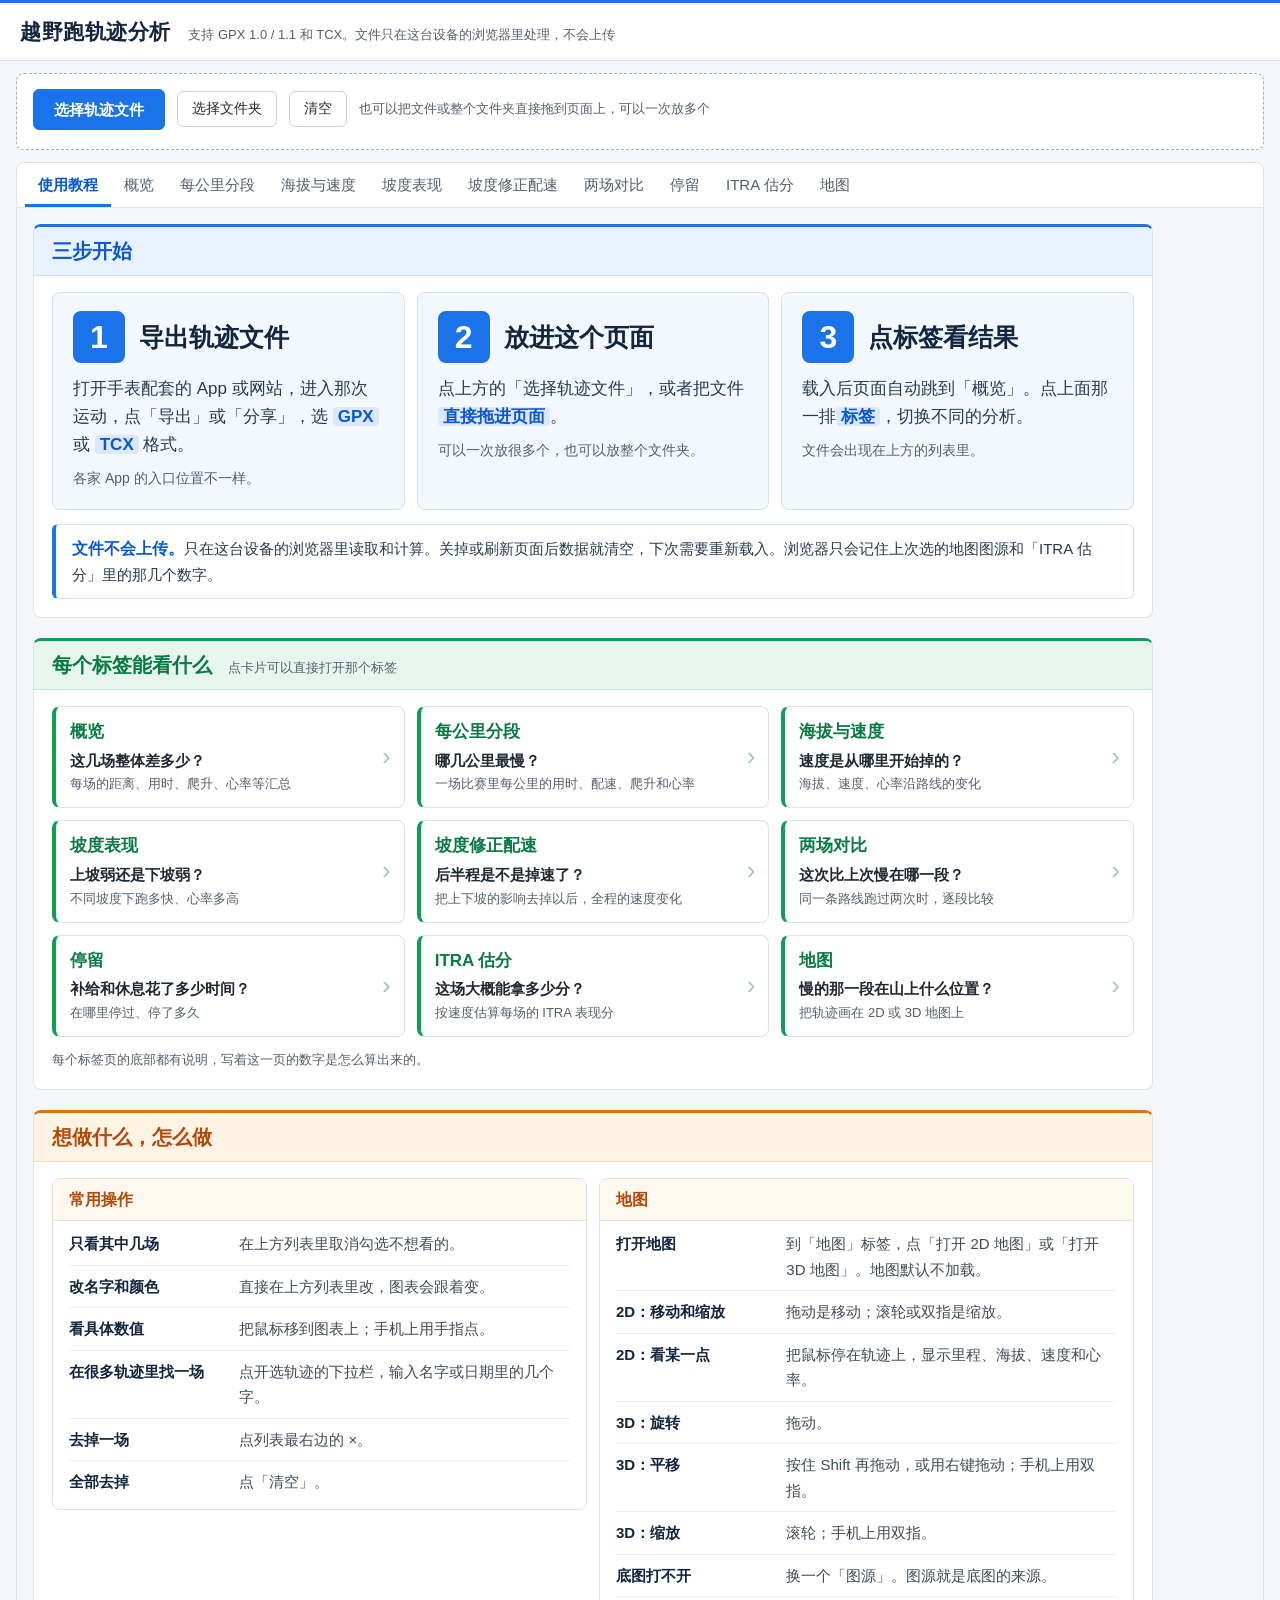
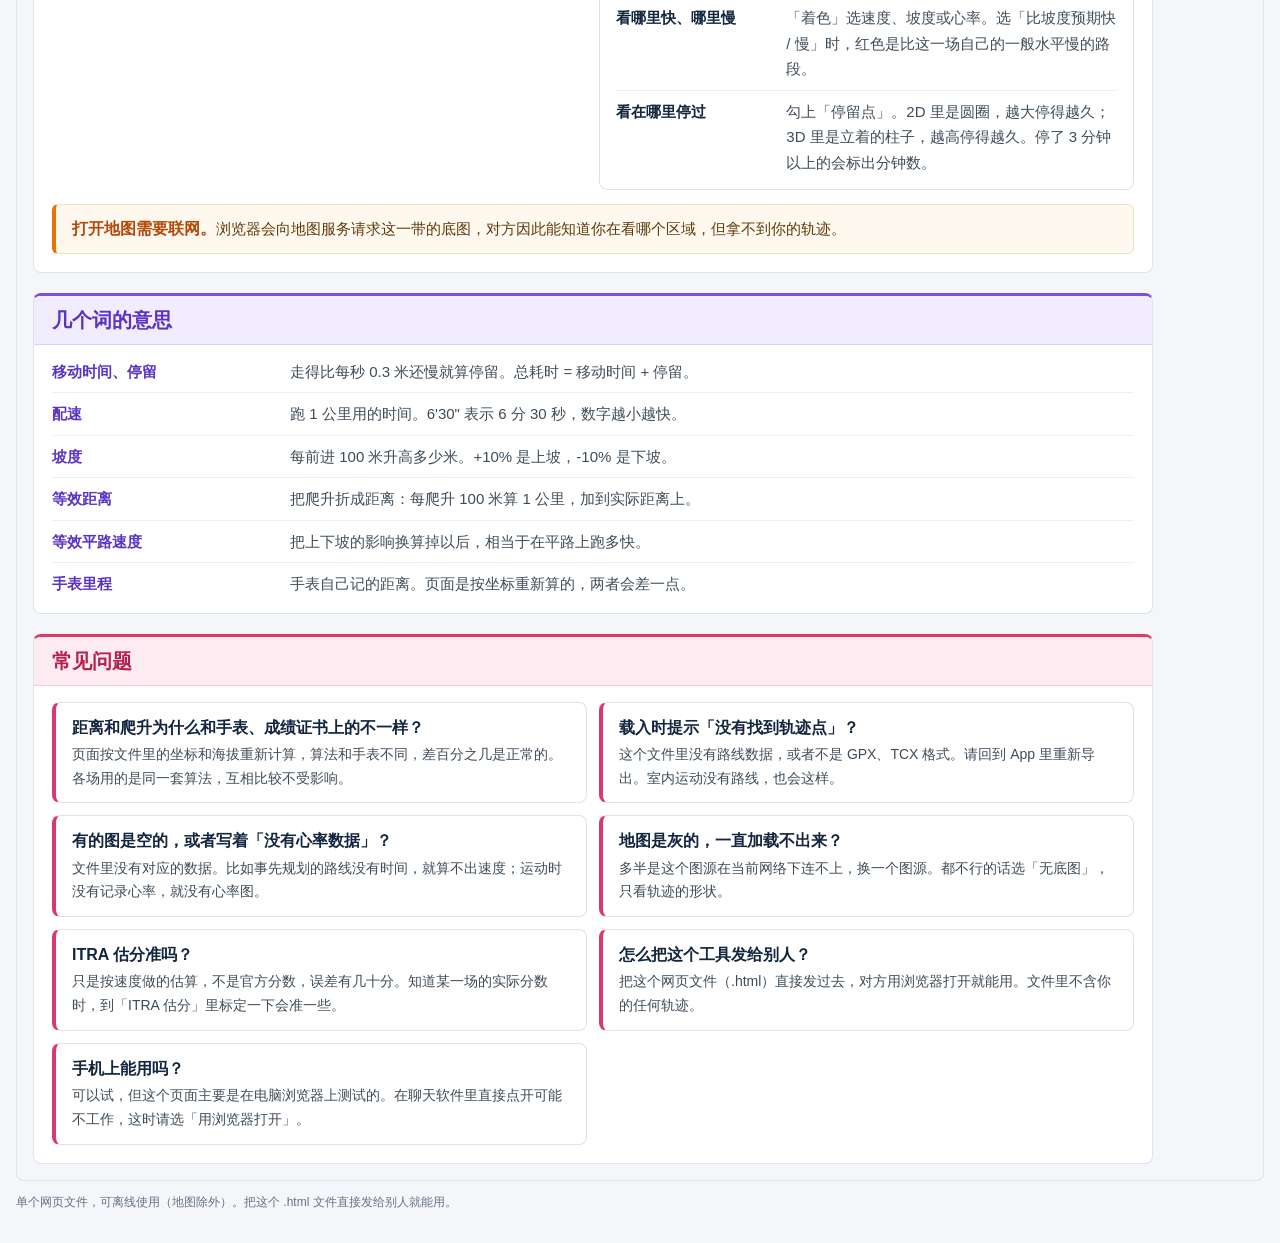
<file: web/release/越野跑轨迹分析_可用_v1.html>
<!DOCTYPE html>
<html lang="zh-CN">
<head>
<meta charset="utf-8">
<meta name="viewport" content="width=device-width,initial-scale=1">
<title>越野跑轨迹分析</title>
<style>
/*
  配色：白底、浅灰页面背景，一个主色（亮蓝 #1a73e8）。
  其余颜色只在两处出现：使用教程里每个板块各用一种，以及「放心 / 注意」提示。
  圆角一律不超过 8px，不用渐变，不用大面积阴影。
*/
* { box-sizing: border-box; }
html, body { margin: 0; padding: 0; }
body {
  font-family: "Microsoft YaHei", "PingFang SC", "Hiragino Sans GB", "Helvetica Neue", Arial, sans-serif;
  font-size: 14px; line-height: 1.5; color: #1f2933; background: #f4f6f9;
}

/* ---------- 页头 ---------- */
.top { padding: 13px 20px 12px; background: #fff; border-top: 3px solid #1a73e8; border-bottom: 1px solid #dde3ea; }
.top h1 { display: inline-block; margin: 0 14px 0 0; font-size: 21px; color: #12263f; letter-spacing: .5px; }
.hint { color: #52606d; font-size: 13px; }

/* ---------- 载入区和轨迹列表 ---------- */
.loader, .tracks, .panel, .foot { margin: 12px 16px; }
.loader { background: #fff; border: 1px dashed #9fb0c3; border-radius: 8px; padding: 12px 16px; }
.loader-row > * { margin: 3px 8px 3px 0; vertical-align: middle; }
.loader-tip { color: #52606d; font-size: 13px; }
.status { font-size: 13px; color: #3e4c59; margin-top: 4px; min-height: 0; }
.status .err { color: #c5221f; }
.vh { position: absolute; width: 1px; height: 1px; opacity: 0; overflow: hidden; left: -100px; top: 0; }

.btn {
  display: inline-block; padding: 7px 14px; border: 1px solid #c9d2dc; border-radius: 6px;
  background: #fff; color: #1f2933; font-size: 14px; font-family: inherit; line-height: 1.4; cursor: pointer;
  -webkit-user-select: none; user-select: none;
}
.btn:hover { background: #f3f8ff; border-color: #1a73e8; color: #0b57d0; }
.btn.primary { background: #1a73e8; border-color: #1a73e8; color: #fff; font-weight: bold; }
.btn.primary:hover { background: #1765cc; border-color: #1765cc; color: #fff; }
.btn.on { background: #e8f1fe; border-color: #1a73e8; color: #0b57d0; font-weight: bold; }
.loader .btn.primary { padding: 9px 20px; font-size: 15px; }
.btn:focus-visible, .nav button:focus-visible, .card:focus-visible, .combo-btn:focus-visible { outline: 2px solid #1a73e8; outline-offset: 2px; }

.drop-mask {
  display: none; position: fixed; left: 0; top: 0; right: 0; bottom: 0; z-index: 50;
  background: rgba(232, 241, 254, .9); border: 3px dashed #1a73e8;
  font-size: 26px; font-weight: bold; color: #0b57d0; text-align: center; padding-top: 30vh; pointer-events: none;
}
.drop-mask.show { display: block; }

.tracks { background: #fff; border: 1px solid #dde3ea; border-radius: 8px; padding: 6px 14px 8px; }
.scroll { overflow-x: auto; -webkit-overflow-scrolling: touch; }
.tracktable { border-collapse: collapse; width: 100%; }
.tracktable td { padding: 4px 6px; white-space: nowrap; border-bottom: 1px solid #edf0f4; }
.tracktable tr:last-child td { border-bottom: 0; }
.tracktable input[type=text] { width: 230px; max-width: 46vw; padding: 4px 7px; border: 1px solid #c9d2dc; border-radius: 6px; font: inherit; color: #1f2933; }
.tracktable input[type=text]:focus, .bar input:focus, .bar select:focus, .combo-search:focus { outline: 0; border-color: #1a73e8; }
.tracktable input[type=color] { width: 30px; height: 24px; padding: 0; border: 1px solid #c9d2dc; border-radius: 4px; background: #fff; vertical-align: middle; }
.tracktable .meta { color: #3e4c59; font-size: 13px; }
.tracktable .warn { color: #a15c00; font-size: 12px; }
.tracktable .x { border: 0; background: none; color: #8292a2; font-size: 18px; line-height: 1; cursor: pointer; padding: 0 6px; }
.tracktable .x:hover { color: #c5221f; }

/* ---------- 导航栏和面板 ---------- */
.nav {
  margin: 12px 16px 0; padding: 0 8px; white-space: nowrap; overflow-x: auto; -webkit-overflow-scrolling: touch;
  background: #fff; border: 1px solid #dde3ea; border-radius: 8px 8px 0 0;
}
.nav button {
  border: 0; border-bottom: 3px solid transparent; border-radius: 0; background: none;
  font: inherit; font-size: 15px; padding: 11px 13px 8px; margin: 0; color: #52606d; cursor: pointer;
}
.nav button:hover { color: #0b57d0; background: #f3f8ff; }
.nav button.on { color: #0b57d0; font-weight: bold; border-bottom-color: #1a73e8; }

.panel { display: none; background: #fff; border: 1px solid #dde3ea; border-top: 0; border-radius: 0 0 8px 8px; padding: 16px 18px; margin-top: 0; }
.panel.on { display: block; }
.panel h3 { font-size: 15px; margin: 18px 0 6px; color: #12263f; }
.bar { margin: 4px 0 8px; }
.bar > * { margin: 3px 12px 3px 0; vertical-align: middle; }
.bar label { display: inline-block; white-space: nowrap; }
.bar .lbl { display: inline-block; max-width: 100%; }   /* 文字加下拉栏，窄屏上允许换行 */
.lead { margin: 2px 0 8px; font-size: 14px; }
.bar label.grow input[type=text] { width: 420px; max-width: 70vw; }
.bar select, .bar input[type=text] { font: inherit; color: #1f2933; padding: 5px 7px; border: 1px solid #c9d2dc; border-radius: 6px; background: #fff; max-width: 70vw; }
.bar input[type=range] { vertical-align: middle; width: 120px; }
.bar input.num { font: inherit; color: #1f2933; width: 84px; padding: 5px 7px; border: 1px solid #c9d2dc; border-radius: 6px; }
.bar input.bad, .bar input.bad:focus { border-color: #c5221f; background: #fdeceb; }
.formerr { color: #c5221f; background: #fdeceb; border: 1px solid #f3b8b4; border-radius: 6px; padding: 7px 12px; font-size: 13px; line-height: 1.6; margin: 2px 0 8px; max-width: 900px; }

.combo { position: relative; display: inline-block; vertical-align: middle; }
.combo-btn { font: inherit; font-size: 14px; line-height: 1.5; padding: 5px 9px; border: 1px solid #c9d2dc; border-radius: 6px; background: #fff; color: #1f2933; cursor: pointer; max-width: 70vw; text-align: left; }
.combo-btn:hover { border-color: #1a73e8; }
.combo-text { display: inline-block; max-width: 300px; overflow: hidden; text-overflow: ellipsis; white-space: nowrap; vertical-align: bottom; }
.combo-arrow { margin-left: 8px; color: #7b8794; }
.combo-pop { position: absolute; left: 0; top: 100%; margin-top: 3px; z-index: 30; width: 340px; max-width: 86vw; background: #fff; border: 1px solid #b4c0cd; border-radius: 8px; box-shadow: 0 6px 16px rgba(18, 38, 63, .14); padding: 6px; white-space: normal; }
.combo-search { display: block; width: 100%; font: inherit; padding: 6px 9px; border: 1px solid #c9d2dc; border-radius: 6px; margin-bottom: 5px; }
.combo-list { max-height: 300px; overflow-y: auto; -webkit-overflow-scrolling: touch; position: relative; }
.combo-item { padding: 6px 9px; border-radius: 4px; cursor: pointer; overflow: hidden; text-overflow: ellipsis; white-space: nowrap; }
.combo-item.hi, .combo-item:hover { background: #e8f1fe; }
.combo-item.sel { font-weight: bold; color: #0b57d0; }
.combo-sub { float: right; margin-left: 10px; color: #667085; font-weight: normal; font-size: 12px; }
.combo-none { padding: 6px 8px; color: #667085; font-size: 12px; }

/* 每个面板底部的说明：一条一行 */
.note { color: #52606d; font-size: 13px; line-height: 1.7; margin: 8px 0 2px; max-width: 1000px; }
ul.note { margin: 14px 0 2px; padding: 10px 0 0 18px; border-top: 1px solid #edf0f4; }
ul.note li { margin: 1px 0; }
.tracks .note { font-size: 12px; margin: 4px 0 0; }

.explain { color: #3e4c59; font-size: 13px; line-height: 1.7; max-width: 900px; margin-top: 14px; padding: 4px 16px 12px; background: #f7f9fb; border: 1px solid #dde3ea; border-radius: 8px; }
.explain h4 { font-size: 14px; color: #12263f; margin: 14px 0 4px; }
.explain p { margin: 4px 0; }
.explain ol, .explain ul { margin: 4px 0; padding-left: 24px; }
.explain li { margin: 2px 0; }
.empty { color: #52606d; padding: 34px 10px; text-align: center; font-size: 15px; line-height: 2; }
.empty b { font-size: 20px; color: #12263f; }
.summary { margin: 6px 0; font-size: 14px; }
.summary b { color: #12263f; }

.chart { display: block; width: 100%; margin: 6px 0 10px; }
.grid2 { font-size: 0; }
.grid2 > .chart { display: inline-block; width: 50%; vertical-align: top; }

table.data { border-collapse: collapse; font-size: 13px; margin: 4px 0; }
table.data th, table.data td { padding: 6px 10px; text-align: right; white-space: nowrap; border-bottom: 1px solid #edf0f4; }
table.data th { background: #f3f6fa; color: #3e4c59; font-weight: bold; border-bottom: 1px solid #d5dce5; position: sticky; top: 0; }
table.data tr:hover td { background: #f3f8ff; }
table.data th.l, table.data td.l { text-align: left; }
table.data tr.sum td { font-weight: bold; border-top: 1px solid #b4c0cd; }
table.data td.pos { color: #c5221f; }
table.data td.neg { color: #188038; }
.sw { display: inline-block; width: 12px; height: 12px; border-radius: 3px; margin-right: 6px; vertical-align: -1px; }

/* ---------- 使用教程 ----------
   面板本身是浅灰底，每个板块是一张独立的白卡片：顶上一条色带、带底色的标题栏，
   板块之间留出间隔。每个板块只用一种颜色。 */
#p-help { background: #f4f6f9; padding: 16px; }
.help { max-width: 1120px; color: #1f2933; font-size: 15px; line-height: 1.7; }
.hsec { margin: 0 0 20px; background: #fff; border: 1px solid #dde3ea; border-top: 3px solid #1a73e8; border-radius: 8px; overflow: hidden; }
.hsec:last-child { margin-bottom: 0; }
.help h2 { margin: 0; padding: 10px 18px; font-size: 20px; line-height: 1.4; border-bottom: 1px solid #dde3ea; }
.help h2 small { font-size: 13px; font-weight: normal; color: #52606d; margin-left: 10px; }
.hbody { padding: 16px 18px 18px; }

.hs1 { border-top-color: #1a73e8; } .hs1 h2 { background: #e8f1fe; color: #0b57d0; border-bottom-color: #cfe0fb; }
.hs2 { border-top-color: #0f9d58; } .hs2 h2 { background: #e6f6ed; color: #0a7a43; border-bottom-color: #c5e8d4; }
.hs3 { border-top-color: #e8710a; } .hs3 h2 { background: #fff3e3; color: #b54708; border-bottom-color: #f7dfc0; }
.hs4 { border-top-color: #7b4fe0; } .hs4 h2 { background: #f1ecfe; color: #5b34c4; border-bottom-color: #dcd1fa; }
.hs5 { border-top-color: #d93a6a; } .hs5 h2 { background: #fdebf1; color: #b4234f; border-bottom-color: #f7cddb; }

/* 三步开始：整页字号最大的部分。大数字、短标题、一步只说一件事 */
.steps { list-style: none; margin: -6px; padding: 0; display: -webkit-flex; display: flex; -webkit-flex-wrap: wrap; flex-wrap: wrap; }
.step { -webkit-flex: 1 1 270px; flex: 1 1 270px; margin: 6px; padding: 18px 20px; background: #f3f8ff; border: 1px solid #cfe0fb; border-radius: 8px; }
.step-h { display: -webkit-flex; display: flex; -webkit-align-items: center; align-items: center; margin-bottom: 12px; }
.stepno { -webkit-flex: none; flex: none; display: block; width: 52px; height: 52px; margin-right: 14px; border-radius: 8px; background: #1a73e8; color: #fff; text-align: center; font: bold 32px/52px Arial, Helvetica, sans-serif; }
.help .step h3 { font-size: 25px; line-height: 1.3; margin: 0; color: #12263f; }
.step p { font-size: 17px; line-height: 1.65; margin: 0; color: #243b53; }
.step b { color: #0b57d0; background: #dbe8fd; padding: 0 5px; border-radius: 4px; }
.step small { display: block; margin-top: 8px; font-size: 14px; color: #52606d; }

/* 提示条：跟所在板块用同一种颜色，不另外引入颜色 */
.callout { margin: 14px 0 0; padding: 10px 16px; border: 1px solid #cfe0fb; border-left: 4px solid #1a73e8; border-radius: 6px; font-size: 15px; line-height: 1.7; background: #fff; color: #243b53; }
.callout b { font-size: 16px; color: #0b57d0; }
.hs3 .callout { background: #fff8ee; border-color: #f7dfc0; border-left-color: #e8710a; color: #5f3a0a; }
.hs3 .callout b { color: #b54708; }

/* 标签卡片：点一下就打开那个标签 */
.cards { margin: -6px; display: -webkit-flex; display: flex; -webkit-flex-wrap: wrap; flex-wrap: wrap; }
.card {
  display: block; position: relative; width: 100%; width: calc(33.333% - 12px); margin: 6px; padding: 11px 34px 12px 14px;
  border: 1px solid #dde3ea; border-left: 4px solid #0f9d58; border-radius: 8px; background: #fff;
  font: inherit; color: inherit; text-align: left; cursor: pointer;
}
.card:hover { background: #f0faf4; border-color: #0f9d58; }
.card:after { content: "\203A"; position: absolute; right: 13px; top: 50%; margin-top: -15px; font: 26px/28px Arial, Helvetica, sans-serif; color: #9ccdb2; }
.card:hover:after { color: #0f9d58; }
.card-t { display: block; font-size: 17px; font-weight: bold; color: #0a7a43; }
.card-q { display: block; margin-top: 1px; font-size: 15px; font-weight: bold; color: #1f2933; }
.card-d { display: block; font-size: 13px; color: #52606d; }
.hbody > .note { margin: 12px 0 0; }

/* 「想做什么 → 怎么做」的对照表 */
.cols { margin: -6px; display: -webkit-flex; display: flex; -webkit-flex-wrap: wrap; flex-wrap: wrap; -webkit-align-items: flex-start; align-items: flex-start; }
.box { -webkit-flex: 1 1 400px; flex: 1 1 400px; min-width: 0; margin: 6px; padding: 0 16px 6px; border: 1px solid #dde3ea; border-radius: 8px; background: #fff; overflow: hidden; }
.help .box h3 { font-size: 16px; margin: 0 -16px 2px; padding: 7px 16px; color: #b54708; background: #fff8ee; border-bottom: 1px solid #f7dfc0; }
.kv { width: 100%; border-collapse: collapse; font-size: 15px; }
.kv th, .kv td { text-align: left; vertical-align: top; padding: 8px 0; border-top: 1px solid #edf0f4; }
.kv tr:first-child th, .kv tr:first-child td { border-top: 0; }
.kv th { width: 34%; padding-right: 14px; font-weight: bold; color: #12263f; }
.kv td { color: #3e4c59; }
.hs4 .hbody { padding-top: 6px; padding-bottom: 8px; }
.hs4 .kv th { width: 22%; color: #5b34c4; }

.faq { margin: -6px; display: -webkit-flex; display: flex; -webkit-flex-wrap: wrap; flex-wrap: wrap; }
.qa { width: 100%; width: calc(50% - 12px); margin: 6px; padding: 11px 16px 12px; border: 1px solid #dde3ea; border-left: 4px solid #d93a6a; border-radius: 8px; background: #fff; font-size: 14px; color: #3e4c59; }
.qa b { display: block; font-size: 16px; color: #12263f; margin-bottom: 2px; }

/* ---------- 地图 ---------- */
.legend { font-size: 12px; color: #3e4c59; margin: 2px 0 6px; min-height: 0; }
.legend .ramp { display: inline-block; width: 220px; max-width: 50vw; height: 10px; border-radius: 3px; margin: 0 8px; vertical-align: middle; border: 1px solid #b4c0cd; }

.mapbox { position: relative; overflow: hidden; height: 620px; max-height: 76vh; min-height: 320px; border-radius: 8px; background: #e3e8ee;
  -webkit-user-select: none; user-select: none; touch-action: none; cursor: grab; }
.mapbox.off { height: auto; min-height: 0; background: #f7f9fb; border: 1px dashed #b4c0cd; color: #52606d; padding: 30px 16px; text-align: center; font-size: 15px; cursor: default; touch-action: auto; }
.tr-tiles { position: absolute; left: 0; top: 0; width: 100%; height: 100%; }
.tr-tiles img { position: absolute; max-width: none; border: 0; padding: 0; margin: 0; -webkit-user-drag: none; }
.tr-ov, .tr-gl { position: absolute; left: 0; top: 0; }
.tr-labels { position: absolute; left: 0; top: 0; width: 100%; height: 100%; pointer-events: none; overflow: hidden; }
.tr-label { position: absolute; white-space: nowrap; font-size: 12px; padding: 1px 6px; border-radius: 4px;
  background: rgba(20, 22, 26, .78); color: #fff; -webkit-transform: translate(-50%, -135%); transform: translate(-50%, -135%); }
.tr-label.tr-wpt { background: rgba(255, 213, 79, .95); color: #111; border: 1px solid #333; }
.tr-label.tr-stop { background: rgba(255, 255, 255, .92); color: #111; border: 1px solid #333; font-weight: bold; }
.tr-attr { position: absolute; right: 0; bottom: 0; font-size: 11px; color: #222; background: rgba(255, 255, 255, .78); padding: 1px 6px; border-radius: 6px 0 0 0; pointer-events: none; }
.tr-msg { position: absolute; left: 10px; top: 10px; right: 56px; font-size: 13px; color: #fff; background: rgba(160, 60, 0, .92); padding: 6px 10px; border-radius: 6px; }
.tr-tip { position: absolute; font-size: 12px; line-height: 1.55; color: #111; background: rgba(255, 255, 255, .96); border: 1px solid #b4c0cd; border-radius: 6px; padding: 5px 9px; pointer-events: none; white-space: nowrap; box-shadow: 0 2px 8px rgba(18, 38, 63, .2); }
.tr-ctl { position: absolute; right: 10px; top: 10px; }
.tr-ctl button { display: block; width: 34px; height: 34px; margin-bottom: 5px; border: 1px solid #b4c0cd; border-radius: 6px; background: rgba(255, 255, 255, .95); font-size: 18px; line-height: 1; cursor: pointer; color: #1f2933; padding: 0; }
.tr-ctl button:hover { background: #fff; border-color: #1a73e8; color: #0b57d0; }

.foot { color: #667085; font-size: 12px; padding-bottom: 20px; }

/* ---------- 窄屏 ---------- */
@media (max-width: 900px) {
  .card { width: calc(50% - 12px); }
}
@media (max-width: 820px) {
  .grid2 > .chart { width: 100%; }
  .top { padding: 11px 14px 10px; }
  .top h1 { font-size: 19px; display: block; margin-bottom: 2px; }
  .loader, .tracks, .panel, .foot, .nav { margin-left: 8px; margin-right: 8px; }
  .panel { padding: 12px 10px; }
  #p-help { padding: 10px 8px; }
  .hsec { margin-bottom: 16px; }
  .help h2 { padding: 9px 14px; }
  .help h2 small { display: block; margin: 0; }
  .hbody { padding: 12px 12px 14px; }
  .mapbox { height: 70vh; }
  .qa { width: calc(100% - 12px); }
  .kv th, .hs4 .kv th { width: 38%; }
}
@media (max-width: 560px) {
  .card { width: calc(100% - 12px); }
  .step { padding: 14px 14px 16px; }
  .stepno { width: 46px; height: 46px; font-size: 28px; line-height: 46px; margin-right: 12px; }
  .help .step h3 { font-size: 24px; }
  .step p { font-size: 16px; }
}

</style>
</head>
<body>
<div id="dropMask" class="drop-mask">松开鼠标，载入轨迹文件</div>

<header class="top">
  <h1>越野跑轨迹分析</h1>
  <span class="hint">支持 GPX 1.0 / 1.1 和 TCX。文件只在这台设备的浏览器里处理，不会上传</span>
</header>

<section class="loader">
  <div class="loader-row">
    <label class="btn primary" for="inFiles">选择轨迹文件</label>
    <label class="btn" for="inDir" id="lblDir">选择文件夹</label>
    <button class="btn" id="btnClear" type="button">清空</button>
    <span class="loader-tip">也可以把文件或整个文件夹直接拖到页面上，可以一次放多个</span>
  </div>
  <input type="file" id="inFiles" class="vh" multiple>
  <input type="file" id="inDir" class="vh" webkitdirectory multiple>
  <div id="status" class="status"></div>
</section>

<section id="trackBox" class="tracks" style="display:none">
  <div class="scroll"><table id="trackTable" class="tracktable"></table></div>
  <div class="note">勾选框决定这条轨迹是否参与下面的图表；名称和颜色可以直接改。</div>
</section>

<nav id="nav" class="nav"></nav>

<main id="panels">

  <section class="panel" id="noData">
    <div class="empty">
      <b>还没有载入轨迹</b><br>
      点上方的「选择轨迹文件」，或者把文件拖到页面上。<br>
      <button type="button" class="btn" data-go="help">看使用教程</button>
    </div>
  </section>

  <section class="panel" id="p-help">
    <div class="help">

      <section class="hsec hs1">
      <h2>三步开始</h2>
      <div class="hbody">
      <ol class="steps">
        <li class="step s1">
          <div class="step-h"><span class="stepno">1</span><h3>导出轨迹文件</h3></div>
          <p>打开手表配套的 App 或网站，进入那次运动，点「导出」或「分享」，选 <b>GPX</b> 或 <b>TCX</b> 格式。</p>
          <small>各家 App 的入口位置不一样。</small>
        </li>
        <li class="step s2">
          <div class="step-h"><span class="stepno">2</span><h3>放进这个页面</h3></div>
          <p>点上方的「选择轨迹文件」，或者把文件<b>直接拖进页面</b>。</p>
          <small>可以一次放很多个，也可以放整个文件夹。</small>
        </li>
        <li class="step s3">
          <div class="step-h"><span class="stepno">3</span><h3>点标签看结果</h3></div>
          <p>载入后页面自动跳到「概览」。点上面那一排<b>标签</b>，切换不同的分析。</p>
          <small>文件会出现在上方的列表里。</small>
        </li>
      </ol>
      <div class="callout"><b>文件不会上传。</b>只在这台设备的浏览器里读取和计算。关掉或刷新页面后数据就清空，下次需要重新载入。浏览器只会记住上次选的地图图源和「ITRA 估分」里的那几个数字。</div>
      </div>
      </section>

      <section class="hsec hs2">
      <h2>每个标签能看什么 <small>点卡片可以直接打开那个标签</small></h2>
      <div class="hbody">
      <div class="cards">
        <button type="button" class="card" data-go="overview"><span class="card-t">概览</span><span class="card-q">这几场整体差多少？</span><span class="card-d">每场的距离、用时、爬升、心率等汇总</span></button>
        <button type="button" class="card" data-go="splits"><span class="card-t">每公里分段</span><span class="card-q">哪几公里最慢？</span><span class="card-d">一场比赛里每公里的用时、配速、爬升和心率</span></button>
        <button type="button" class="card" data-go="profile"><span class="card-t">海拔与速度</span><span class="card-q">速度是从哪里开始掉的？</span><span class="card-d">海拔、速度、心率沿路线的变化</span></button>
        <button type="button" class="card" data-go="grade"><span class="card-t">坡度表现</span><span class="card-q">上坡弱还是下坡弱？</span><span class="card-d">不同坡度下跑多快、心率多高</span></button>
        <button type="button" class="card" data-go="gap"><span class="card-t">坡度修正配速</span><span class="card-q">后半程是不是掉速了？</span><span class="card-d">把上下坡的影响去掉以后，全程的速度变化</span></button>
        <button type="button" class="card" data-go="compare"><span class="card-t">两场对比</span><span class="card-q">这次比上次慢在哪一段？</span><span class="card-d">同一条路线跑过两次时，逐段比较</span></button>
        <button type="button" class="card" data-go="stops"><span class="card-t">停留</span><span class="card-q">补给和休息花了多少时间？</span><span class="card-d">在哪里停过、停了多久</span></button>
        <button type="button" class="card" data-go="itra"><span class="card-t">ITRA 估分</span><span class="card-q">这场大概能拿多少分？</span><span class="card-d">按速度估算每场的 ITRA 表现分</span></button>
        <button type="button" class="card" data-go="map"><span class="card-t">地图</span><span class="card-q">慢的那一段在山上什么位置？</span><span class="card-d">把轨迹画在 2D 或 3D 地图上</span></button>
      </div>
      <p class="note">每个标签页的底部都有说明，写着这一页的数字是怎么算出来的。</p>
      </div>
      </section>

      <section class="hsec hs3">
      <h2>想做什么，怎么做</h2>
      <div class="hbody">
      <div class="cols">
        <div class="box">
          <h3>常用操作</h3>
          <table class="kv">
            <tr><th>只看其中几场</th><td>在上方列表里取消勾选不想看的。</td></tr>
            <tr><th>改名字和颜色</th><td>直接在上方列表里改，图表会跟着变。</td></tr>
            <tr><th>看具体数值</th><td>把鼠标移到图表上；手机上用手指点。</td></tr>
            <tr><th>在很多轨迹里找一场</th><td>点开选轨迹的下拉栏，输入名字或日期里的几个字。</td></tr>
            <tr><th>去掉一场</th><td>点列表最右边的 ×。</td></tr>
            <tr><th>全部去掉</th><td>点「清空」。</td></tr>
          </table>
        </div>
        <div class="box">
          <h3>地图</h3>
          <table class="kv">
            <tr><th>打开地图</th><td>到「地图」标签，点「打开 2D 地图」或「打开 3D 地图」。地图默认不加载。</td></tr>
            <tr><th>2D：移动和缩放</th><td>拖动是移动；滚轮或双指是缩放。</td></tr>
            <tr><th>2D：看某一点</th><td>把鼠标停在轨迹上，显示里程、海拔、速度和心率。</td></tr>
            <tr><th>3D：旋转</th><td>拖动。</td></tr>
            <tr><th>3D：平移</th><td>按住 Shift 再拖动，或用右键拖动；手机上用双指。</td></tr>
            <tr><th>3D：缩放</th><td>滚轮；手机上用双指。</td></tr>
            <tr><th>底图打不开</th><td>换一个「图源」。图源就是底图的来源。</td></tr>
            <tr><th>看哪里快、哪里慢</th><td>「着色」选速度、坡度或心率。选「比坡度预期快 / 慢」时，红色是比这一场自己的一般水平慢的路段。</td></tr>
            <tr><th>看在哪里停过</th><td>勾上「停留点」。2D 里是圆圈，越大停得越久；3D 里是立着的柱子，越高停得越久。停了 3 分钟以上的会标出分钟数。</td></tr>
          </table>
        </div>
      </div>
      <div class="callout warn"><b>打开地图需要联网。</b>浏览器会向地图服务请求这一带的底图，对方因此能知道你在看哪个区域，但拿不到你的轨迹。</div>
      </div>
      </section>

      <section class="hsec hs4">
      <h2>几个词的意思</h2>
      <div class="hbody">
          <table class="kv">
            <tr><th>移动时间、停留</th><td>走得比每秒 0.3 米还慢就算停留。总耗时 = 移动时间 + 停留。</td></tr>
            <tr><th>配速</th><td>跑 1 公里用的时间。6'30" 表示 6 分 30 秒，数字越小越快。</td></tr>
            <tr><th>坡度</th><td>每前进 100 米升高多少米。+10% 是上坡，-10% 是下坡。</td></tr>
            <tr><th>等效距离</th><td>把爬升折成距离：每爬升 100 米算 1 公里，加到实际距离上。</td></tr>
            <tr><th>等效平路速度</th><td>把上下坡的影响换算掉以后，相当于在平路上跑多快。</td></tr>
            <tr><th>手表里程</th><td>手表自己记的距离。页面是按坐标重新算的，两者会差一点。</td></tr>
          </table>
      </div>
      </section>

      <section class="hsec hs5">
      <h2>常见问题</h2>
      <div class="hbody">
      <div class="faq">
        <div class="qa"><b>距离和爬升为什么和手表、成绩证书上的不一样？</b>页面按文件里的坐标和海拔重新计算，算法和手表不同，差百分之几是正常的。各场用的是同一套算法，互相比较不受影响。</div>
        <div class="qa"><b>载入时提示「没有找到轨迹点」？</b>这个文件里没有路线数据，或者不是 GPX、TCX 格式。请回到 App 里重新导出。室内运动没有路线，也会这样。</div>
        <div class="qa"><b>有的图是空的，或者写着「没有心率数据」？</b>文件里没有对应的数据。比如事先规划的路线没有时间，就算不出速度；运动时没有记录心率，就没有心率图。</div>
        <div class="qa"><b>地图是灰的，一直加载不出来？</b>多半是这个图源在当前网络下连不上，换一个图源。都不行的话选「无底图」，只看轨迹的形状。</div>
        <div class="qa"><b>ITRA 估分准吗？</b>只是按速度做的估算，不是官方分数，误差有几十分。知道某一场的实际分数时，到「ITRA 估分」里标定一下会准一些。</div>
        <div class="qa"><b>怎么把这个工具发给别人？</b>把这个网页文件（.html）直接发过去，对方用浏览器打开就能用。文件里不含你的任何轨迹。</div>
        <div class="qa"><b>手机上能用吗？</b>可以试，但这个页面主要是在电脑浏览器上测试的。在聊天软件里直接点开可能不工作，这时请选「用浏览器打开」。</div>
      </div>
      </div>
      </section>

    </div>
  </section>

  <section class="panel" id="p-overview">
    <div class="scroll"><table id="tOverview" class="data"></table></div>
    <ul class="note">
      <li>移动 / 停留：相邻两点间速度高于 0.3 m/s 算移动，否则算停留（手表自动暂停的空档也算停留）。</li>
      <li>爬升 / 下降：海拔先做平滑，再按 3 米的阈值累计，所以和手表、赛事官方的数字会有出入。</li>
      <li>上坡爬升速率：坡度 ≥5% 的移动路段里每小时爬升的米数。下坡配速：坡度 &lt;-5% 的移动路段的配速。</li>
      <li>等效配速：总耗时 ÷（距离 + 爬升 ÷ 100 米）。后半程变化：按距离对半，后半程用时比前半程多（+）或少（-）的比例。</li>
      <li>踏频是文件里的原始值，不同品牌的口径不同（单脚或双脚）。</li>
      <li>距离按相邻坐标点之间的水平距离累加；「手表里程」是文件里手表自己累计的距离，两者会有百分之几的出入，分析一律用前者。</li>
      <li>温度只有部分手表会写进文件。</li>
    </ul>
  </section>

  <section class="panel" id="p-splits">
    <div class="bar"><span class="lbl">轨迹 <span id="selSplit"></span></span></div>
    <canvas id="cSplits" class="chart"></canvas>
    <div class="scroll"><table id="tSplits" class="data"></table></div>
    <div class="note">配速按总用时计算，包含停留。</div>
  </section>

  <section class="panel" id="p-profile">
    <div class="bar"><label>横轴 <select id="selX"><option value="d">距离</option><option value="t">时间</option></select></label></div>
    <canvas id="cEle" class="chart"></canvas>
    <canvas id="cSpd" class="chart"></canvas>
    <canvas id="cHr" class="chart"></canvas>
    <canvas id="cTemp" class="chart" style="display:none"></canvas>
    <div class="note">速度和心率按每 250 米（横轴为时间时按每 2 分钟）取平均，速度包含停留，所以停下来的地方会出现低谷。</div>
  </section>

  <section class="panel" id="p-grade">
    <div class="grid2">
      <canvas id="cG1" class="chart"></canvas>
      <canvas id="cG2" class="chart"></canvas>
      <canvas id="cG3" class="chart"></canvas>
      <canvas id="cG4" class="chart"></canvas>
    </div>
    <h3>各坡度档的配速</h3>
    <div class="scroll"><table id="tBuckets" class="data"></table></div>
    <ul class="note">
      <li>每个点是移动中约 50 米的一小段，停留不计入。粗线是每 6% 坡度一档的中位数，色带是 25~75 分位。</li>
      <li>不同比赛的路面、天气、拥堵都不一样，这些图只能说明「在这个坡度上实际跑出了多快」。</li>
      <li>虚线是 Tobler 徒步函数，一个经典的步行速度模型，仅作参照。</li>
    </ul>
  </section>

  <section class="panel" id="p-gap">
    <canvas id="cGap1" class="chart"></canvas>
    <canvas id="cGap2" class="chart"></canvas>
    <canvas id="cCost" class="chart"></canvas>
    <ul class="note">
      <li>做法：把当前勾选的所有轨迹的样本合在一起，求出「各个坡度相对平路慢多少」的曲线（第三张图），
      再用它把每一小段的速度换算成等效的平路速度，最后沿比赛进度取滚动中位数（窗口为全程的 8%）。</li>
      <li>这条换算曲线是用当前勾选的轨迹自己拟合的，所以数值只能在同一批轨迹之间比较，
      换一批轨迹数值会变，也不能和 Strava 等平台的 GAP 直接比。</li>
    </ul>
  </section>

  <section class="panel" id="p-compare">
    <div id="cmpEmpty" class="empty"></div>
    <div id="cmpBody">
      <div class="bar">
        <span class="lbl">基准 A <span id="selA"></span></span>
        <span class="lbl">对比 B <span id="selB"></span></span>
        <label>检查点间距 <select id="selCk"><option value="0.5">0.5 km</option><option value="1" selected>1 km</option><option value="2">2 km</option><option value="5">5 km</option></select></label>
      </div>
      <div id="cmpSummary" class="summary"></div>
      <div id="cmpSeg">
        <h3>公共路段逐段对比</h3>
        <div class="scroll"><table id="tSegs" class="data"></table></div>
        <div class="grid2">
          <canvas id="cSegGap" class="chart"></canvas>
          <canvas id="cSegBar" class="chart"></canvas>
        </div>
      </div>
      <div id="cmpRoute">
        <h3>整条路线对比</h3>
        <div id="routeSummary" class="summary"></div>
        <canvas id="cRouteGap" class="chart"></canvas>
        <canvas id="cRoutePace" class="chart"></canvas>
        <div class="scroll"><table id="tCks" class="data"></table></div>
      </div>
      <ul class="note">
        <li>B 的列表按两条轨迹中心点的距离从近到远排列，同一条路线的会排在最前面；轨迹多的时候可以在下拉栏里输入关键字筛选。</li>
        <li>时间差都是 B 减 A，正数表示 B 更慢。</li>
        <li>时间差按总用时算，没有扣掉停留：曲线上的竖直台阶、局部配速图上的尖峰，通常是 B 在那里停了下来，不是跑得慢。</li>
        <li>公共路段要求两条轨迹同方向、连续重合至少 400 米。</li>
        <li>已知问题：起点和终点在同一处时，刚出发的一小段可能被配到对方的回程上而漏掉，这时整条路线的对比不是从起点开始的。</li>
      </ul>
    </div>
  </section>

  <section class="panel" id="p-stops">
    <div class="scroll"><table id="tStopSum" class="data"></table></div>
    <div class="bar"><span class="lbl">轨迹 <span id="selStop"></span></span></div>
    <canvas id="cStops" class="chart"></canvas>
    <div class="scroll"><table id="tStops" class="data"></table></div>
    <ul class="note">
      <li>这里只列出持续 60 秒以上的停留；相隔不到 20 秒的两次停留算作一次。</li>
      <li>手表自动暂停或信号中断造成的记录空档也会被算成停留。</li>
      <li>「全部停留」是总耗时减去移动时间，包含所有短暂的停顿。</li>
    </ul>
  </section>

  <section class="panel" id="p-itra">
    <p class="lead"><b>1000 分的人能跑多快</b>（等效速度，ekm/h）。比赛越长越慢，所以按比赛长度分成六档：</p>
    <div class="bar" id="itraInputs"></div>
    <div id="itraMsg" class="formerr" style="display:none"></div>
    <div class="bar">
      <button class="btn" id="btnItraUndo" type="button" style="display:none">撤销改动</button>
      <button class="btn" id="btnItraReset" type="button">恢复默认</button>
      <span id="itraState" class="loader-tip"></span>
    </div>
    <div class="bar">
      <span class="lbl">用一场知道实际分数的比赛来标定 <span id="selItra"></span></span>
      <label>它的实际分数 <input type="number" id="inItraScore" step="1" min="50" max="1000" class="num"></label>
      <button class="btn primary" id="btnItraCal" type="button">标定</button>
    </div>
    <div id="itraCalMsg" class="formerr" style="display:none"></div>
    <div class="scroll"><table id="tItra" class="data"></table></div>
    <canvas id="cItra" class="chart"></canvas>
    <canvas id="cItraCurve" class="chart"></canvas>
    <div class="explain">
      <h4>怎么算的</h4>
      <p>这是按速度做的估算，不是 ITRA 官方的算法，结果只能当参考。</p>
      <ol>
        <li>把爬升折成距离：每爬升 100 米算 1 公里，加到实际距离上，得到「等效距离」。</li>
        <li>等效距离 ÷ 总耗时 = 等效速度。总耗时包含中途停下来的时间，和比赛成绩的算法一样。</li>
        <li>和「1000 分的人在同样长的比赛里能跑多快」比：估分 = 1000 × 你的等效速度 ÷ 1000 分的等效速度。</li>
      </ol>
      <p>「组别」是 ITRA 按等效距离分的档：XXS 不到 25，XS 25~44，S 45~74，M 75~114，L 115~154，XL 155~209，XXL 210 以上。</p>

      <h4>最上面那六个数字</h4>
      <p>比赛越长，再厉害的人也跑得越慢，所以「1000 分的等效速度」不是一个固定的数。六个数字分别是等效距离为 20、40、80、120、160、250 时的取值；长度在两档之间的比赛，按第二张图里的曲线取中间的数；比 20 短的按第一档算，比 250 长的按最后一档算。图上的彩色方块是载入的比赛。</p>
      <p>这些数字可以改，改完马上生效。页面只接受合理的数字：</p>
      <ul>
        <li>每个数要在 10 到 30 之间；</li>
        <li>短距离的数不能比长距离的小（可以相等）。</li>
      </ul>
      <p>不符合时，出问题的格子会变红，并说明原因；这时表格继续按上一组合法的数字计算。点「撤销改动」可以回到那一组数字。</p>
      <p>默认值里，只有 40 这一档用一场比赛的实际分数对过，其余各档是粗略的经验值。</p>

      <h4>标定</h4>
      <p>如果知道某一场的实际分数，选中那一场、填上分数、点「标定」。页面会把六个数字按同一个比例放大或缩小，让这一场的估分正好等于实际分数，其他比赛的估分也跟着变准。</p>

      <h4>误差有多大</h4>
      <p>表里的「误差」是估分大概会偏多少，可以粗略理解为：真实分数大约有三分之二的可能落在「区间」那一列里。它由下面几项互不相关的误差合成（平方相加再开方）：</p>
      <ul>
        <li>「1000 分的等效速度」本身不准：±10%。没标定时这是最大的一项；用同一组别的比赛标定后就没有了。</li>
        <li>爬升量不准：±10%。手表气压计测的爬升和官方数据会有出入；爬升在等效距离里占得越多，对分数的影响越大。</li>
        <li>ITRA 每场单独校准：±25 分。官方会按每场完赛者以往的水平来调整，不是套一个固定公式。</li>
        <li>公式本身的简化：没标定时 ±20 分（速度和分数并不完全成正比）；标定后换成约 ±17 分（同一组别里路线长短不同带来的差别）。</li>
      </ul>
      <p>前两项跟着分数走，所以分数越高误差越大。把鼠标停在表里「误差」那一格上，可以看到每一项各是多少。</p>
      <p>标定只在同一组别内可靠，其他组别的比赛仍按没标定算。</p>

      <h4>还要留意的两点</h4>
      <ul>
        <li>官方公布的距离和爬升通常比手表记的小，实际分数会因此再低 10~20 分。这一点没有算进上面的误差。</li>
        <li>80 及以上那几档的默认数字没有用实际分数验证过，长距离比赛的估分可能整体偏高或偏低。最好用一场长度相近、知道实际分数的比赛标定。</li>
      </ul>
    </div>
  </section>

  <section class="panel" id="p-map">
    <div class="bar">
      <button class="btn primary" id="btn2d" type="button">打开 2D 地图</button>
      <button class="btn primary" id="btn3d" type="button">打开 3D 地图</button>
      <button class="btn" id="btnMapOff" type="button" style="display:none">关闭地图</button>
      <label>图源 <select id="selSrc"></select></label>
      <label>着色 <select id="selColor">
        <option value="track">按轨迹</option>
        <option value="speed">速度</option>
        <option value="dev">比坡度预期快 / 慢</option>
        <option value="grade">坡度</option>
        <option value="hr">心率</option>
      </select></label>
      <label><input type="checkbox" id="chkStops" checked> 停留点</label>
      <label id="lblKm"><input type="checkbox" id="chkKm" checked> 公里标</label>
    </div>
    <div class="bar" id="barCustom" style="display:none">
      <label class="grow">瓦片地址 <input type="text" id="inUrl" placeholder="https://example.com/{z}/{x}/{y}.png"></label>
      <label><input type="checkbox" id="chkGcj"> 国内偏移坐标 (GCJ-02)</label>
      <button class="btn" id="btnUrl" type="button">应用</button>
    </div>
    <div class="bar" id="bar3d" style="display:none">
      <span class="lbl">地形范围 <span id="selRegion"></span></span>
      <label>地形夸张 <input type="range" id="rngExag" min="1" max="3" step="0.1" value="1.5"> <span id="exagVal">1.5x</span></label>
      <label>贴图清晰度 <select id="selQuality"><option value="std">标准</option><option value="high">高（加载更慢）</option></select></label>
      <span class="loader-tip">拖动旋转，右键或 Shift+拖动平移，滚轮缩放；手机上双指缩放和平移</span>
    </div>
    <div id="mapLegend" class="legend"></div>
    <div id="mapBox" class="mapbox"></div>
    <ul class="note">
      <li>地图默认不加载。打开后，浏览器会向所选图源请求这一带的底图瓦片，对方因此能知道你在看哪个区域；轨迹本身不会发出去。</li>
      <li>3D 的地形起伏来自 AWS 上公开的全球高程数据，和图源无关；地形会比轨迹范围往外多画 10 公里，轨迹附近用精细的地形和贴图，外圈较粗。</li>
      <li>选「无底图」时完全不联网：2D 只画轨迹，3D 用 GPX 里的海拔把轨迹立起来。</li>
      <li>高德用的是国内偏移坐标，页面已自动换算；自定义地址如果也是偏移坐标，请勾上对应选项。</li>
      <li>高德的地址不是官方公开接口，以后可能失效。</li>
    </ul>
  </section>

</main>

<footer class="foot">单个网页文件，可离线使用（地图除外）。把这个 .html 文件直接发给别人就能用。</footer>

<script>
// ===== core.js =====
/* 计算核心：GPX 解析与全部分析算法。
 * 不依赖 DOM，浏览器和 Node 都能直接运行（tests/check_core.js 用它和 Python 版对数）。
 * 只用 ES5 语法，保证旧浏览器也能跑。
 * 口径与 ../core、../compare 下的 Python 脚本一致，改动时请两边同步。
 */
var TR = (function () {
  'use strict';

  var MOVE_V = 0.3;    // m/s，高于它算移动
  var SMOOTH_W = 5;    // 海拔平滑：前后各 5 个点
  var HYST = 3;        // 爬升迟滞阈值 (m)
  var WIN_D = 50;      // 坡度样本窗口 (m)
  var MATCH_R = 50;    // 轨迹匹配距离阈值 (m)
  var CELL = 50;       // 匹配网格大小 (m)
  var GAP_PTS = 15;    // 允许连续未匹配的点数
  var MIN_SEG = 400;   // 最短公共路段 (m)

  function rad(d) { return d * Math.PI / 180; }

  function haversine(lat1, lon1, lat2, lon2) {
    var R = 6371000.0;
    var p1 = rad(lat1), p2 = rad(lat2);
    var dp = p2 - p1, dl = rad(lon2 - lon1);
    var a = Math.pow(Math.sin(dp / 2), 2) + Math.cos(p1) * Math.cos(p2) * Math.pow(Math.sin(dl / 2), 2);
    return 2 * R * Math.asin(Math.sqrt(a > 1 ? 1 : a));
  }

  // ---------------- 格式化 ----------------
  function pad2(n) { return (n < 10 ? '0' : '') + n; }

  function fmtHms(sec) {
    if (sec === null || !isFinite(sec)) return '--';
    var neg = sec < 0;
    var s = Math.floor(Math.abs(sec));
    var h = Math.floor(s / 3600), m = Math.floor(s % 3600 / 60), x = s % 60;
    return (neg ? '-' : '') + (h ? h + ':' + pad2(m) + ':' + pad2(x) : m + ':' + pad2(x));
  }

  function fmtPace(secPerKm) {
    if (secPerKm === null || !isFinite(secPerKm) || secPerKm <= 0) return '--';
    return Math.floor(secPerKm / 60) + "'" + pad2(Math.floor(secPerKm % 60)) + '"';
  }

  function median(vals) {
    var v = vals.slice().sort(function (a, b) { return a - b; });
    var n = v.length;
    if (!n) return NaN;
    return n % 2 ? v[(n - 1) / 2] : (v[n / 2 - 1] + v[n / 2]) / 2;
  }

  // ---------------- GPX 解析 ----------------
  function decodeXml(s) {
    return s.replace(/<!\[CDATA\[([\s\S]*?)\]\]>/g, '$1')
      .replace(/&lt;/g, '<').replace(/&gt;/g, '>').replace(/&quot;/g, '"')
      .replace(/&apos;/g, "'").replace(/&amp;/g, '&').replace(/^\s+|\s+$/g, '');
  }

  // GPX 1.0 和 1.1 的元素名相同，区别主要在文件头和扩展字段的位置：
  //   1.1 把厂商扩展放在 <extensions> 里，1.0 直接写在轨迹点下面；
  //   元素还可能带命名空间前缀（<gpx:trkpt>）。这里一律按「元素名」匹配，两种写法都能读。
  var NS = '(?:[\\w.\\-]+:)?';
  var RE_LAT = /\blat\s*=\s*["']\s*([^"'\s]+)/i;
  var RE_LON = /\blon\s*=\s*["']\s*([^"'\s]+)/i;
  var RE_ELE = new RegExp('<' + NS + 'ele\\b[^>]*>\\s*([^<\\s]+)', 'i');
  var RE_TIME = new RegExp('<' + NS + 'time\\b[^>]*>\\s*([^<]+?)\\s*<', 'i');
  var RE_NAME = new RegExp('<' + NS + 'name\\b[^>]*>([\\s\\S]*?)</' + NS + 'name\\s*>', 'i');
  // 心率、踏频：COROS 用 gpxdata:hr，佳明用 gpxtpx:hr / ns3:hr，也有不带前缀的
  var RE_HR = new RegExp('<' + NS + '(?:hr|heartrate|heart_rate)\\b[^>]*>\\s*([^<\\s]+)', 'i');
  var RE_CAD = new RegExp('<' + NS + '(?:cad|cadence|runcadence|run_cadence)\\b[^>]*>\\s*([^<\\s]+)', 'i');
  // 气温：佳明 TrackPointExtension 用 atemp，ClueTrust 用 temp，旧的佳明 GpxExtensions v3 用 Temperature（wtemp 是水温，不读）
  var RE_TEMP = new RegExp('<' + NS + '(?:atemp|temp|temperature)\\b[^>]*>\\s*([^<\\s]+)', 'i');
  // 手表自己累计的距离（ClueTrust / COROS 的 distance）。只用来和按坐标算出的距离对照
  var RE_DIST = new RegExp('<' + NS + 'distance\\b[^>]*>\\s*([^<\\s]+)', 'i');

  /** 匹配一个元素（含自闭合写法）：[1] = 属性，[2] = 内容 */
  function blockRe(tag) {
    return new RegExp('<' + NS + tag + '\\b([^>]*?)(?:/>|>([\\s\\S]*?)</' + NS + tag + '\\s*>)', 'gi');
  }

  function parseTime(s) {
    s = s.replace(' ', 'T');
    // 规范规定时间是 UTC；没写时区的按 UTC 处理（否则浏览器会当成本地时间）
    if (/^\d{4}-\d\d-\d\dT\d\d:\d\d(:\d\d(\.\d+)?)?$/.test(s)) s += 'Z';
    var v = Date.parse(s);
    return isNaN(v) ? null : v;
  }

  function parsePoints(text, tag) {
    var out = { name: '', lat: [], lon: [], ele: [], time: [], hr: [], cad: [], temp: [], devDist: null };
    var re = blockRe(tag), mm, a, b, body, x;
    while ((mm = re.exec(text))) {
      a = RE_LAT.exec(mm[1]); b = RE_LON.exec(mm[1]);
      if (!a || !b) continue;
      var lat = parseFloat(a[1]), lon = parseFloat(b[1]);
      if (isNaN(lat) || isNaN(lon) || Math.abs(lat) > 90 || Math.abs(lon) > 180) continue;
      body = mm[2] || '';
      out.lat.push(lat); out.lon.push(lon);
      x = RE_ELE.exec(body); x = x ? parseFloat(x[1]) : NaN; out.ele.push(isNaN(x) ? null : x);
      x = RE_TIME.exec(body); out.time.push(x ? parseTime(x[1]) : null);
      x = RE_HR.exec(body); x = x ? parseFloat(x[1]) : NaN; out.hr.push(isNaN(x) ? 0 : Math.round(x));
      x = RE_CAD.exec(body); x = x ? parseFloat(x[1]) : NaN; out.cad.push(isNaN(x) ? 0 : Math.round(x));
      x = RE_TEMP.exec(body); x = x ? parseFloat(x[1]) : NaN; out.temp.push(isNaN(x) ? null : x);
      x = RE_DIST.exec(body); x = x ? parseFloat(x[1]) : NaN; if (!isNaN(x) && (out.devDist === null || x > out.devDist)) out.devDist = x;
    }
    return out;
  }

  /** <trk> 或 <rte> 开头、第一个点之前的 <name> */
  function headName(body) {
    var cut = body.search(new RegExp('<' + NS + '(?:trkseg|trkpt|rtept)\\b', 'i'));
    var nm = RE_NAME.exec(cut >= 0 ? body.substr(0, cut) : body.substr(0, 4000));
    return nm ? decodeXml(nm[1]) : '';
  }

  /** 解析 GPX 1.0 / 1.1 文本。
   *  返回 { version, creator, tracks: [原始列...], wpts: [{lat, lon, ele, name}] }。
   *  每个 <trk> 是一条轨迹，里面的多个 <trkseg> 首尾相接（段与段之间的空档会算成停留）；
   *  没有 <trk> 时才用 <rte>（规划路线，通常没有时间）。 */
  function parseGpx(text) {
    var out = { format: 'GPX', version: '', creator: '', tracks: [], wpts: [] }, m, re, raw, x;
    if (text.indexOf('<!--') >= 0) text = text.replace(/<!--[\s\S]*?-->/g, '');
    m = new RegExp('<' + NS + 'gpx\\b([^>]*)>', 'i').exec(text);
    if (m) {
      x = /\bversion\s*=\s*["']([^"']*)/i.exec(m[1]); if (x) { out.version = x[1]; out.format = 'GPX ' + x[1]; }
      x = /\bcreator\s*=\s*["']([^"']*)/i.exec(m[1]); if (x) out.creator = decodeXml(x[1]);
    }
    function collect(blockTag, ptTag, kind) {
      re = blockRe(blockTag);
      while ((m = re.exec(text))) {
        raw = parsePoints(m[2] || '', ptTag);
        if (raw.lat.length >= 2) { raw.name = headName(m[2]); raw.kind = kind; out.tracks.push(raw); }
      }
      if (!out.tracks.length) {   // 没有成对的外层标签（比如文件被截断）：把能找到的点当成一条
        raw = parsePoints(text, ptTag);
        if (raw.lat.length >= 2) { raw.kind = kind; out.tracks.push(raw); }
      }
    }
    collect('trk', 'trkpt', 'trk');
    if (!out.tracks.length) collect('rte', 'rtept', 'rte');
    re = blockRe('wpt');
    while ((m = re.exec(text))) {
      var a = RE_LAT.exec(m[1]), b = RE_LON.exec(m[1]);
      if (!a || !b || isNaN(parseFloat(a[1])) || isNaN(parseFloat(b[1]))) continue;
      var body = m[2] || '', nm = RE_NAME.exec(body);
      x = RE_ELE.exec(body);
      out.wpts.push({ lat: parseFloat(a[1]), lon: parseFloat(b[1]), ele: x ? parseFloat(x[1]) : null, name: nm ? decodeXml(nm[1]) : '' });
    }
    return out;
  }

  // ---------------- TCX 解析 ----------------
  var RE_TC_LAT = new RegExp('<' + NS + 'LatitudeDegrees\\b[^>]*>\\s*([^<\\s]+)', 'i');
  var RE_TC_LON = new RegExp('<' + NS + 'LongitudeDegrees\\b[^>]*>\\s*([^<\\s]+)', 'i');
  var RE_TC_ALT = new RegExp('<' + NS + 'AltitudeMeters\\b[^>]*>\\s*([^<\\s]+)', 'i');
  var RE_TC_DIST = new RegExp('<' + NS + 'DistanceMeters\\b[^>]*>\\s*([^<\\s]+)', 'i');
  var RE_TC_HR = new RegExp('<' + NS + 'HeartRateBpm\\b[^>]*>\\s*<' + NS + 'Value\\b[^>]*>\\s*([^<\\s]+)', 'i');

  function tcxPoints(text) {
    var out = { name: '', lat: [], lon: [], ele: [], time: [], hr: [], cad: [], temp: [], devDist: null };
    var re = blockRe('Trackpoint'), mm, body, a, b, x;
    while ((mm = re.exec(text))) {
      body = mm[2] || '';
      x = RE_TC_DIST.exec(body); x = x ? parseFloat(x[1]) : NaN; if (!isNaN(x) && (out.devDist === null || x > out.devDist)) out.devDist = x;
      a = RE_TC_LAT.exec(body); b = RE_TC_LON.exec(body);
      if (!a || !b) continue;   // 没有定位的点（暂停、丢星、室内）跳过
      var lat = parseFloat(a[1]), lon = parseFloat(b[1]);
      if (isNaN(lat) || isNaN(lon) || Math.abs(lat) > 90 || Math.abs(lon) > 180) continue;
      out.lat.push(lat); out.lon.push(lon);
      x = RE_TC_ALT.exec(body); x = x ? parseFloat(x[1]) : NaN; out.ele.push(isNaN(x) ? null : x);
      x = RE_TIME.exec(body); out.time.push(x ? parseTime(x[1]) : null);
      x = RE_TC_HR.exec(body); x = x ? parseFloat(x[1]) : NaN; out.hr.push(isNaN(x) ? 0 : Math.round(x));
      // 自行车踏频在 <Cadence>，跑步步频在扩展里的 <RunCadence>，哪个先出现用哪个
      x = RE_CAD.exec(body); x = x ? parseFloat(x[1]) : NaN; out.cad.push(isNaN(x) ? 0 : Math.round(x));
      out.temp.push(null);   // TCX 没有温度字段
    }
    return out;
  }

  /** 解析 Garmin TCX（TrainingCenterDatabase v2）。返回结构和 parseGpx 相同。
   *  每个 <Activity> 是一条轨迹（各圈 <Lap> 首尾相接）；每个 <Course> 也是一条，
   *  它的 <CoursePoint> 当作航点。距离仍由坐标计算，不读文件里的 DistanceMeters。 */
  function parseTcx(text) {
    var out = { format: 'TCX', version: '', creator: '', tracks: [], wpts: [] }, m, re, raw, x;
    if (text.indexOf('<!--') >= 0) text = text.replace(/<!--[\s\S]*?-->/g, '');
    m = new RegExp('<' + NS + 'Creator\\b[\\s\\S]*?<' + NS + 'Name\\b[^>]*>([^<]*)<', 'i').exec(text);
    if (m) out.creator = decodeXml(m[1]);
    re = blockRe('Activity');
    while ((m = re.exec(text))) {
      raw = tcxPoints(m[2] || '');
      if (raw.lat.length < 2) continue;
      x = /\bSport\s*=\s*["']([^"']*)/i.exec(m[1]);
      raw.name = x ? x[1] : ''; raw.kind = 'trk';
      out.tracks.push(raw);
    }
    re = blockRe('Course');
    while ((m = re.exec(text))) {
      var body = m[2] || '';
      raw = tcxPoints(body);
      if (raw.lat.length >= 2) {
        var cut = body.search(new RegExp('<' + NS + '(?:Lap|Track|CoursePoint)\\b', 'i'));
        x = RE_NAME.exec(cut >= 0 ? body.substr(0, cut) : body.substr(0, 2000));
        raw.name = x ? decodeXml(x[1]) : ''; raw.kind = 'course';
        out.tracks.push(raw);
      }
      var rp = blockRe('CoursePoint'), p;
      while ((p = rp.exec(body))) {
        var a = RE_TC_LAT.exec(p[2] || ''), b = RE_TC_LON.exec(p[2] || '');
        if (!a || !b || isNaN(parseFloat(a[1])) || isNaN(parseFloat(b[1]))) continue;
        var nm = RE_NAME.exec(p[2]), al = RE_TC_ALT.exec(p[2]);
        var ty = new RegExp('<' + NS + 'PointType\\b[^>]*>\\s*([^<]*?)\\s*<', 'i').exec(p[2]);
        out.wpts.push({ lat: parseFloat(a[1]), lon: parseFloat(b[1]), ele: al ? parseFloat(al[1]) : null,
          name: (nm ? decodeXml(nm[1]) : '') + (ty && ty[1] && ty[1] !== 'Generic' ? '（' + ty[1] + '）' : '') });
      }
    }
    if (!out.tracks.length) {
      raw = tcxPoints(text);
      if (raw.lat.length >= 2) { raw.kind = 'trk'; out.tracks.push(raw); }
    }
    return out;
  }

  /** 按内容判断是 TCX 还是 GPX，再交给对应的解析器 */
  function parseTrackFile(text) {
    return new RegExp('<' + NS + 'TrainingCenterDatabase\\b', 'i').test(text) ? parseTcx(text) : parseGpx(text);
  }

  /** 由解析结果建立轨迹对象，并算好单场统计。点数不足 2 时返回 null。 */
  function buildTrack(raw) {
    var n = raw.lat.length, i, j;
    if (n < 2) return null;
    var lat = new Float64Array(n), lon = new Float64Array(n), ele = new Float64Array(n);
    var t = new Float64Array(n), hr = new Int16Array(n), cad = new Int16Array(n);
    var nTime = 0, nEle = 0, nHr = 0, nTemp = 0, t0 = null, temp = new Float32Array(n);
    for (i = 0; i < n; i++) {
      lat[i] = raw.lat[i]; lon[i] = raw.lon[i];
      hr[i] = raw.hr[i] || 0; cad[i] = raw.cad[i] || 0;
      if (raw.temp && raw.temp[i] !== null && raw.temp[i] !== undefined) { temp[i] = raw.temp[i]; nTemp++; } else temp[i] = NaN;
      if (raw.time[i] !== null) { nTime++; if (t0 === null) t0 = raw.time[i]; }
      if (raw.ele[i] !== null) nEle++;
      if (hr[i] > 0) nHr++;
    }
    // 时间：个别点缺失时沿用上一个点的时间（间隔为 0 的点在各算法里会被跳过）
    var hasTime = nTime >= 0.9 * n && t0 !== null;
    if (hasTime) {
      var last = 0;
      for (i = 0; i < n; i++) {
        if (raw.time[i] !== null) last = (raw.time[i] - t0) / 1000;
        t[i] = last;
      }
      if (!(t[n - 1] > t[0])) hasTime = false;
    }
    // 海拔：缺失的点用前一个有效值补，开头缺失的用第一个有效值补
    var hasEle = nEle >= 0.5 * n;
    if (hasEle) {
      var first = null, prev = null;
      for (i = 0; i < n; i++) if (raw.ele[i] !== null) { first = raw.ele[i]; break; }
      for (i = 0; i < n; i++) {
        if (raw.ele[i] !== null) prev = raw.ele[i];
        ele[i] = prev === null ? first : prev;
      }
    }
    var cum = new Float64Array(n), smooth = new Float64Array(n);
    for (i = 1; i < n; i++) cum[i] = cum[i - 1] + haversine(lat[i - 1], lon[i - 1], lat[i], lon[i]);
    for (i = 0; i < n; i++) {
      var a = Math.max(0, i - SMOOTH_W), b = Math.min(n - 1, i + SMOOTH_W), s = 0;
      for (j = a; j <= b; j++) s += ele[j];
      smooth[i] = s / (b - a + 1);
    }
    var tr = {
      n: n, lat: lat, lon: lon, ele: ele, smooth: smooth, t: t, hr: hr, cad: cad, cum: cum,
      hasTime: hasTime, hasEle: hasEle, hasHr: nHr > 0,
      temp: nTemp >= 0.1 * n ? temp : null, hasTemp: nTemp >= 0.1 * n,
      devDist: raw.devDist === undefined ? null : raw.devDist,
      startMs: hasTime ? t0 : null, gpxName: raw.name || '', kind: raw.kind || 'trk'
    };
    // 中心点：经纬度外框的中心，用来粗略判断两条轨迹离得远不远
    var la0 = Infinity, la1 = -Infinity, lo0 = Infinity, lo1 = -Infinity;
    for (i = 0; i < n; i++) {
      if (lat[i] < la0) la0 = lat[i]; if (lat[i] > la1) la1 = lat[i];
      if (lon[i] < lo0) lo0 = lon[i]; if (lon[i] > lo1) lo1 = lon[i];
    }
    tr.center = [(la0 + la1) / 2, (lo0 + lo1) / 2];
    tr.stats = trackStats(tr);
    return tr;
  }

  function hystGain(arr, i0, i1) {
    var g = 0, l = 0, ref = arr[i0], d, i;
    for (i = i0 + 1; i <= i1; i++) {
      d = arr[i] - ref;
      if (d >= HYST) { g += d; ref = arr[i]; }
      else if (d <= -HYST) { l += -d; ref = arr[i]; }
    }
    return [g, l];
  }

  function movingTime(tr, i0, i1) {
    var s = 0, i, d, dt;
    for (i = i0 + 1; i <= i1; i++) {
      d = tr.cum[i] - tr.cum[i - 1];
      dt = tr.t[i] - tr.t[i - 1];
      if (dt > 0 && d / dt > MOVE_V) s += dt;
    }
    return s;
  }

  function trackStats(tr) {
    var n = tr.n, i, eMin = Infinity, eMax = -Infinity;
    var hs = 0, hn = 0, hMax = 0, cs = 0, cn = 0, ts = 0, tn = 0, tMin = Infinity, tMax = -Infinity;
    for (i = 0; i < n; i++) {
      if (tr.temp && !isNaN(tr.temp[i])) { ts += tr.temp[i]; tn++; if (tr.temp[i] < tMin) tMin = tr.temp[i]; if (tr.temp[i] > tMax) tMax = tr.temp[i]; }
      if (tr.ele[i] < eMin) eMin = tr.ele[i];
      if (tr.ele[i] > eMax) eMax = tr.ele[i];
      if (tr.hr[i] > 0) { hs += tr.hr[i]; hn++; if (tr.hr[i] > hMax) hMax = tr.hr[i]; }
      if (tr.cad[i] > 0) { cs += tr.cad[i]; cn++; }
    }
    var gl = hystGain(tr.smooth, 0, n - 1);
    var st = {
      dist: tr.cum[n - 1],
      elapsed: tr.hasTime ? tr.t[n - 1] - tr.t[0] : null,
      moving: tr.hasTime ? movingTime(tr, 0, n - 1) : null,
      gain: tr.hasEle ? gl[0] : null, loss: tr.hasEle ? gl[1] : null,
      eleMin: tr.hasEle ? eMin : null, eleMax: tr.hasEle ? eMax : null,
      hrAvg: hn ? hs / hn : null, hrMax: hn ? hMax : null,
      cadAvg: cn ? cs / cn : null,
      tempAvg: tn ? ts / tn : null, tempMin: tn ? tMin : null, tempMax: tn ? tMax : null,
      devDist: tr.devDist
    };
    // 前半程用时：累计距离第一次达到全程一半的时刻
    st.halfT = null;
    if (tr.hasTime) {
      for (i = 1; i < n; i++) if (tr.cum[i] >= st.dist / 2) { st.halfT = tr.t[i] - tr.t[0]; break; }
    }
    return st;
  }

  /** 每公里分段。最后不足 1 km 的一段也输出，label 为全程公里数。 */
  function splits(tr) {
    var rows = [], n = tr.n, segStart = 0, nextKm = 1000, km = tr.cum[n - 1] / 1000, i, k;
    for (i = 1; i < n; i++) {
      if (tr.cum[i] >= nextKm || i === n - 1) {
        var segT = tr.t[i] - tr.t[segStart];
        var segD = (tr.cum[i] - tr.cum[segStart]) / 1000;
        if (segD < 0.05) break;
        var gl = hystGain(tr.smooth, segStart, i), hs = 0, hn = 0;
        for (k = segStart; k <= i; k++) if (tr.hr[k] > 0) { hs += tr.hr[k]; hn++; }
        var full = tr.cum[i] >= nextKm;
        rows.push({
          label: full ? String(Math.round(nextKm / 1000)) : km.toFixed(2),
          endKm: tr.cum[i] / 1000, t: segT, d: segD, pace: segT / segD,
          gain: gl[0], loss: gl[1], hr: hn ? hs / hn : null, partial: !full
        });
        segStart = i;
        nextKm += 1000;
      }
    }
    return rows;
  }

  /** 坡度样本：沿移动距离每 ~50 m 一个，遇到停留就丢弃当前窗口。
   *  每个样本 = [坡度%, 速度 m/s, 平均心率|null, 平均踏频|null, 距离进度 0~1, 起点索引, 终点索引, 距离 m, 用时 s] */
  function gradeSamples(tr) {
    var out = [], n = tr.n, total = tr.cum[n - 1];
    if (!tr.hasTime || !(total > 0)) return out;
    var winD = 0, winT = 0, winI = 0, i, k;
    for (i = 1; i < n; i++) {
      var d = tr.cum[i] - tr.cum[i - 1], dt = tr.t[i] - tr.t[i - 1];
      if (dt <= 0) continue;
      if (d / dt <= MOVE_V) { winD = 0; winT = 0; winI = i; continue; }
      winD += d; winT += dt;
      if (winD >= WIN_D) {
        var hs = 0, hn = 0, cs = 0, cn = 0;
        for (k = winI; k <= i; k++) {
          if (tr.hr[k] > 0) { hs += tr.hr[k]; hn++; }
          if (tr.cad[k] > 0) { cs += tr.cad[k]; cn++; }
        }
        out.push([(tr.smooth[i] - tr.smooth[winI]) / winD * 100, winD / winT,
          hn ? hs / hn : null, cn ? cs / cn : null, tr.cum[i] / total, winI, i, winD, winT]);
        winD = 0; winT = 0; winI = i;
      }
    }
    return out;
  }

  // 用样本汇总的坡度分档（都是移动中的数据，不含停留）
  var BUCKETS = [
    { name: '陡降 <-15%', lo: -1e9, hi: -15 }, { name: '缓降 -15~-5%', lo: -15, hi: -5 },
    { name: '平路 -5~5%', lo: -5, hi: 5 }, { name: '缓升 5~15%', lo: 5, hi: 15 },
    { name: '陡升 >15%', lo: 15, hi: 1e9 }
  ];

  function bucketStats(samples) {
    var bk = [], i, k, upGain = 0, upT = 0, dnD = 0, dnT = 0;
    for (k = 0; k < BUCKETS.length; k++) bk.push({ d: 0, t: 0 });
    for (i = 0; i < samples.length; i++) {
      var s = samples[i];
      for (k = 0; k < BUCKETS.length; k++) {
        if (s[0] >= BUCKETS[k].lo && s[0] < BUCKETS[k].hi) { bk[k].d += s[7]; bk[k].t += s[8]; break; }
      }
      if (s[0] >= 5) { upGain += s[0] / 100 * s[7]; upT += s[8]; }
      if (s[0] < -5) { dnD += s[7]; dnT += s[8]; }
    }
    for (k = 0; k < bk.length; k++) bk[k].pace = bk[k].d > 100 ? bk[k].t / (bk[k].d / 1000) : null;
    return {
      buckets: bk,
      vam: upT > 0 ? upGain / upT * 3600 : null,          // 上坡（坡度≥5%）时的垂直爬升速率 m/h
      downPace: dnD > 100 ? dnT / (dnD / 1000) : null     // 下坡（坡度<-5%）配速 s/km
    };
  }

  /** 坡度分桶的中位数趋势线和 25/75 分位带。fn(sample) 返回数值或 null。 */
  function medianTrend(samples, fn, binW, minN) {
    binW = binW || 6; minN = minN || 5;
    var xs = [], ys = [], lq = [], hq = [], lo, i, v;
    for (lo = -30; lo < 30; lo += binW) {
      var vals = [];
      for (i = 0; i < samples.length; i++) {
        if (samples[i][0] >= lo && samples[i][0] < lo + binW) {
          v = fn(samples[i]);
          if (v !== null) vals.push(v);
        }
      }
      if (vals.length >= minN) {
        vals.sort(function (a, b) { return a - b; });
        xs.push(lo + binW / 2);
        ys.push(median(vals));
        lq.push(vals[Math.floor(vals.length / 4)]);
        hq.push(vals[Math.floor(vals.length * 3 / 4)]);
      }
    }
    return { x: xs, y: ys, q25: lq, q75: hq };
  }

  /** Tobler 徒步函数 (km/h) */
  function tobler(gradePct) { return 6 * Math.exp(-3.5 * Math.abs(gradePct / 100 + 0.05)); }

  /** 汇合样本拟合坡度成本曲线 f(坡度)，f(平路)=1。样本不足时返回 null。 */
  function fitCostCurve(all) {
    var COST_BIN = 2, centers = [], meds = [], lo, i;
    for (lo = -32; lo < 32; lo += COST_BIN) {
      var vals = [];
      for (i = 0; i < all.length; i++) if (all[i][0] >= lo && all[i][0] < lo + COST_BIN) vals.push(all[i][1]);
      if (vals.length >= 20) { centers.push(lo + COST_BIN / 2); meds.push(median(vals)); }
    }
    if (centers.length < 2) return null;
    var fi = 0;
    for (i = 1; i < centers.length; i++) if (Math.abs(centers[i]) < Math.abs(centers[fi])) fi = i;
    var rel = [];
    for (i = 0; i < meds.length; i++) rel.push(meds[i] / meds[fi]);
    function f(g) {
      if (g <= centers[0]) return rel[0];
      if (g >= centers[centers.length - 1]) return rel[rel.length - 1];
      for (var k = 1; k < centers.length; k++) {
        if (g <= centers[k]) {
          var u = (g - centers[k - 1]) / (centers[k] - centers[k - 1]);
          return rel[k - 1] + u * (rel[k] - rel[k - 1]);
        }
      }
      return rel[rel.length - 1];
    }
    return { f: f, centers: centers, rel: rel, flatSpeed: meds[fi], nSamples: all.length };
  }

  function rollingMedian(xs, ys, win, step) {
    win = win || 0.08; step = step || 0.02;
    var rx = [], ry = [], c = win / 2, i;
    while (c <= 1 - win / 2 + 1e-9) {
      var vals = [];
      for (i = 0; i < xs.length; i++) if (xs[i] >= c - win / 2 && xs[i] < c + win / 2) vals.push(ys[i]);
      if (vals.length >= 8) { rx.push(c); ry.push(median(vals)); }
      c += step;
    }
    return { x: rx, y: ry };
  }

  // ---------------- 轨迹空间匹配 ----------------
  function buildGrid(B) {
    var kx = 111320.0 * Math.cos(rad(B.lat[0])), ky = 111320.0, cells = {}, i, key;
    for (i = 0; i < B.n; i++) {
      key = Math.floor(B.lon[i] * kx / CELL) + ',' + Math.floor(B.lat[i] * ky / CELL);
      if (cells[key]) cells[key].push(i); else cells[key] = [i];
    }
    return { cells: cells, kx: kx, ky: ky };
  }

  /** A 的每个点 -> B 的点索引（-1 = 50 m 内没有 B 的点）。
   *  沿 B 的同一趟连续推进：候选里选「距离 + 0.05 × 索引跳变」最小的；
   *  没有上一个匹配可参考时（开头、长空隙之后）选距离最近的。 */
  function matchSequential(A, B, grid) {
    var match = new Int32Array(A.n), prev = -1, misses = 0;
    var kx = grid.kx, ky = grid.ky, cells = grid.cells;
    var i, dx, dy, c, k, j, d, score, best, bestScore;
    for (i = 0; i < A.n; i++) {
      var plon = A.lon[i], plat = A.lat[i];
      var cx = Math.floor(plon * kx / CELL), cy = Math.floor(plat * ky / CELL);
      best = -1; bestScore = Infinity;
      for (dx = -1; dx <= 1; dx++) {
        for (dy = -1; dy <= 1; dy++) {
          c = cells[(cx + dx) + ',' + (cy + dy)];
          if (!c) continue;
          for (k = 0; k < c.length; k++) {
            j = c[k];
            var ex = (plon - B.lon[j]) * kx, ey = (plat - B.lat[j]) * ky;
            d = Math.sqrt(ex * ex + ey * ey);
            if (d >= MATCH_R) continue;
            if (prev >= 0) {
              score = d + 0.05 * Math.abs(j - prev);
              if (score < bestScore) { bestScore = score; best = j; }
            } else if (d < bestScore || (d === bestScore && j < best)) { bestScore = d; best = j; }
          }
        }
      }
      match[i] = best;
      if (best < 0) {
        misses++;
        if (misses > GAP_PTS) prev = -1;
      } else {
        misses = 0;
        prev = best;
      }
    }
    return match;
  }

  /** A 全程里落在 B 轨迹 50 m 以内的距离占比 */
  function coverage(A, match) {
    var s = 0, i;
    for (i = 1; i < A.n; i++) if (match[i] >= 0) s += A.cum[i] - A.cum[i - 1];
    return A.cum[A.n - 1] > 0 ? s / A.cum[A.n - 1] : 0;
  }

  /** 提取同方向的连续公共路段 -> [[i0, i1, b0, b1], ...] */
  function findSegments(A, match) {
    var segs = [], i = 0, n = A.n, j, gap, k;
    while (i < n) {
      if (match[i] < 0) { i++; continue; }
      j = i; gap = 0;
      while (j + 1 < n && gap <= GAP_PTS) {
        j++;
        gap = match[j] < 0 ? gap + 1 : 0;
      }
      while (match[j] < 0) j--;
      if (A.cum[j] - A.cum[i] >= MIN_SEG) {
        var inc = 0, cnt = 0, last = -1;
        for (k = i; k <= j; k++) {
          if (match[k] < 0) continue;
          if (last >= 0) { cnt++; if (match[k] >= last) inc++; }
          last = match[k];
        }
        if (inc / Math.max(cnt, 1) > 0.7) segs.push([i, j, match[i], match[j]]);
      }
      i = j + 1;
    }
    return segs;
  }

  /** 公共路段逐段对比（compare_segments.py）。B 端无效的段会被丢掉。 */
  function compareSegments(A, B, match) {
    var raw = findSegments(A, match), rows = [], k;
    var tot = { dA: 0, dB: 0, tA: 0, tB: 0, mA: 0, mB: 0 };
    for (k = 0; k < raw.length; k++) {
      var i0 = raw[k][0], i1 = raw[k][1], b0 = raw[k][2], b1 = raw[k][3];
      var dA = A.cum[i1] - A.cum[i0], dB = B.cum[b1] - B.cum[b0];
      var tA = A.t[i1] - A.t[i0], tB = B.t[b1] - B.t[b0];
      if (dB <= 0 || tB <= 0) continue;
      var mA = movingTime(A, i0, i1), mB = movingTime(B, b0, b1);
      var gl = hystGain(A.ele, i0, i1);
      rows.push({
        i0: i0, i1: i1, b0: b0, b1: b1, dA: dA, dB: dB, tA: tA, tB: tB, mA: mA, mB: mB,
        gain: gl[0], loss: gl[1],
        paceA: tA / (dA / 1000), paceB: tB / (dB / 1000),
        mpA: mA / (dA / 1000), mpB: mB / (dB / 1000)
      });
      tot.dA += dA; tot.dB += dB; tot.tA += tA; tot.tB += tB; tot.mA += mA; tot.mB += mB;
    }
    var res = { rows: rows, tot: tot };
    if (rows.length) {
      res.covA = tot.dA / A.cum[A.n - 1];
      res.covB = tot.dB / B.cum[B.n - 1];
      res.overall = (tot.tB / (tot.dB / 1000)) / (tot.tA / (tot.dA / 1000)) - 1;
      res.movingOverall = (tot.mB / (tot.dB / 1000)) / (tot.mA / (tot.dA / 1000)) - 1;
    }
    return res;
  }

  function bisectLeft(arr, x) {
    var lo = 0, hi = arr.length, mid;
    while (lo < hi) { mid = (lo + hi) >> 1; if (arr[mid] < x) lo = mid + 1; else hi = mid; }
    return lo;
  }

  /** 沿 A 每 ckptM 米取一个已匹配的检查点，再按 B 的索引取最长递增子序列。 */
  function pickCheckpoints(A, match, ckptM) {
    var n = A.n, cks = [], target = 0, i = 0, j, best;
    while (i < n) {
      if (A.cum[i] >= target) {
        best = -1;
        for (j = i; j < n; j++) {
          if (A.cum[j] - A.cum[i] > 200) break;
          if (match[j] >= 0) { best = j; break; }
        }
        if (best < 0) {
          for (j = i; j >= 0; j--) {
            if (A.cum[i] - A.cum[j] > 200) break;
            if (match[j] >= 0) { best = j; break; }
          }
        }
        if (best >= 0) cks.push([best, match[best]]);
        target += ckptM;
      }
      i++;
    }
    if (match[n - 1] >= 0 && (!cks.length || cks[cks.length - 1][0] !== n - 1)) cks.push([n - 1, match[n - 1]]);
    if (!cks.length) return [];
    var tails = [], idxs = [], prev = [], k, pos;
    for (k = 0; k < cks.length; k++) {
      pos = bisectLeft(tails, cks[k][1]);
      if (pos === tails.length) { tails.push(cks[k][1]); idxs.push(k); }
      else { tails[pos] = cks[k][1]; idxs[pos] = k; }
      prev.push(pos > 0 ? idxs[pos - 1] : -1);
    }
    var out = [];
    k = idxs[idxs.length - 1];
    while (k >= 0) { out.push(cks[k]); k = prev[k]; }
    return out.reverse();
  }

  /** 同路线对比（same_route.py）：检查点分段表 + 逐点连续时间差 + 局部配速。 */
  function sameRoute(A, B, match, ckptKm) {
    var cks = pickCheckpoints(A, match, (ckptKm || 1) * 1000);
    if (cks.length < 2) return null;
    var rows = [], cumGap = 0, k, i;
    for (k = 0; k + 1 < cks.length; k++) {
      var a0 = cks[k][0], b0 = cks[k][1], a1 = cks[k + 1][0], b1 = cks[k + 1][1];
      var d = (A.cum[a1] - A.cum[a0]) / 1000;
      if (d < 0.05) continue;
      var tA = A.t[a1] - A.t[a0], tB = B.t[b1] - B.t[b0];
      cumGap += tB - tA;
      rows.push({
        km: A.cum[a1] / 1000, ele: A.ele[a1], de: A.ele[a1] - A.ele[a0], d: d,
        tA: tA, tB: tB, gap: tB - tA, cumGap: cumGap
      });
    }
    if (!rows.length) return null;
    var totA = 0, totB = 0, totD = 0;
    for (k = 0; k < rows.length; k++) { totA += rows[k].tA; totB += rows[k].tB; totD += rows[k].d; }

    // 逐匹配点的连续时间差
    var aFirst = cks[0][0], bFirst = cks[0][1], aLast = cks[cks.length - 1][0], bLast = cks[cks.length - 1][1];
    var gx = [], gy = [], tyA = [], tyB = [], bmax = bFirst;
    for (i = aFirst; i <= aLast; i++) {
      if (match[i] < 0) continue;
      if (match[i] > bmax) bmax = match[i];   // B 单调化，抑制折返抖动
      var ta = A.t[i] - A.t[aFirst], tb = B.t[bmax] - B.t[bFirst];
      gx.push(A.cum[i] / 1000); gy.push((tb - ta) / 60); tyA.push(ta / 60); tyB.push(tb / 60);
    }
    // 重采样到 50 m 网格，再做 ±250 m 中心差分
    var g0 = gx[0], g1 = gx[gx.length - 1], gridX = [], cnt = Math.floor((g1 - g0) / 0.05) + 1;
    for (k = 0; k < cnt; k++) gridX.push(g0 + k * 0.05);
    function resample(ys) {
      var out = [], j = 0, q;
      for (q = 0; q < gridX.length; q++) {
        var x = gridX[q];
        while (j + 1 < gx.length && gx[j + 1] < x) j++;
        if (j + 1 < gx.length && gx[j + 1] > gx[j]) {
          out.push(ys[j] + (x - gx[j]) / (gx[j + 1] - gx[j]) * (ys[j + 1] - ys[j]));
        } else out.push(ys[j]);
      }
      return out;
    }
    function deriv(ys) {
      var R = 5, out = [], q;
      for (q = 0; q < gridX.length; q++) {
        var k0 = Math.max(0, q - R), k1 = Math.min(gridX.length - 1, q + R);
        out.push((ys[k1] - ys[k0]) / Math.max(gridX[k1] - gridX[k0], 1e-9));
      }
      return out;
    }
    return {
      cks: cks, rows: rows, totA: totA, totB: totB, totD: totD,
      aFirst: aFirst, aLast: aLast, bFirst: bFirst, bLast: bLast,
      movA: movingTime(A, aFirst, aLast), movB: movingTime(B, bFirst, bLast),
      gx: gx, gy: gy, gridX: gridX,
      rate: deriv(resample(gy)), paceA: deriv(resample(tyA)), paceB: deriv(resample(tyB))
    };
  }

  // ---------------- 停留 ----------------
  /** 停留列表：速度 ≤0.3 m/s 的时段，间隔不到 mergeGap 秒的合并，只保留 ≥ minDur 秒的。
   *  手表自动暂停造成的记录空档也会算作停留。 */
  function stops(tr, minDur, mergeGap) {
    minDur = minDur === undefined ? 60 : minDur;
    mergeGap = mergeGap === undefined ? 20 : mergeGap;
    var out = [], cur = null, i;
    if (!tr.hasTime) return out;
    for (i = 1; i < tr.n; i++) {
      var dt = tr.t[i] - tr.t[i - 1];
      if (dt <= 0) continue;
      if ((tr.cum[i] - tr.cum[i - 1]) / dt <= MOVE_V) {
        if (cur && tr.t[i - 1] - cur.t1 < mergeGap) cur.t1 = tr.t[i];
        else {
          if (cur) out.push(cur);
          cur = { t0: tr.t[i - 1], t1: tr.t[i], idx: i, km: tr.cum[i] / 1000,
                  lat: tr.lat[i], lon: tr.lon[i], ele: tr.ele[i] };
        }
      }
    }
    if (cur) out.push(cur);
    var res = [];
    for (i = 0; i < out.length; i++) {
      out[i].dur = out[i].t1 - out[i].t0;
      if (out[i].dur >= minDur) res.push(out[i]);
    }
    return res;
  }

  // ---------------- 逐点指标（地图着色和悬停提示用） ----------------
  /** 每个点的速度 (km/h，前后各 10 秒) 和坡度 (%，前后各 25 m) */
  function pointMetrics(tr) {
    var n = tr.n, spd = new Float32Array(n), grd = new Float32Array(n), a = 0, b = 0, i, last = 0;
    if (tr.hasTime) {
      for (i = 0; i < n; i++) {
        while (a < i && tr.t[i] - tr.t[a] > 10) a++;
        if (b < i) b = i;
        while (b + 1 < n && tr.t[b + 1] - tr.t[i] <= 10) b++;
        var dt = tr.t[b] - tr.t[a];
        spd[i] = dt > 0 ? (tr.cum[b] - tr.cum[a]) / dt * 3.6 : 0;
      }
    }
    a = 0; b = 0;
    for (i = 0; i < n; i++) {
      while (a < i && tr.cum[i] - tr.cum[a] > 25) a++;
      if (b < i) b = i;
      while (b + 1 < n && tr.cum[b + 1] - tr.cum[i] <= 25) b++;
      var dd = tr.cum[b] - tr.cum[a];
      if (dd > 5) last = Math.max(-60, Math.min(60, (tr.smooth[b] - tr.smooth[a]) / dd * 100));
      grd[i] = last;
    }
    return { spd: spd, grd: grd };
  }

  /** 画剖面用的抽稀序列。byTime: x 用小时，否则用公里 */
  function profile(tr, byTime, maxPts) {
    var step = Math.max(1, Math.ceil(tr.n / (maxPts || 1200))), x = [], y = [], i;
    for (i = 0; i < tr.n; i += step) { x.push(byTime ? tr.t[i] / 3600 : tr.cum[i] / 1000); y.push(tr.smooth[i]); }
    if ((tr.n - 1) % step) { x.push(byTime ? tr.t[tr.n - 1] / 3600 : tr.cum[tr.n - 1] / 1000); y.push(tr.smooth[tr.n - 1]); }
    return { x: x, y: y };
  }

  /** 按距离（step 米）或时间（step 秒）分箱的速度（含停留）、平均心率和平均温度 */
  function binned(tr, byTime, step) {
    var x = [], spd = [], hr = [], temp = [], i, i0 = 0, edge = step, hs = 0, hn = 0, ts = 0, tn = 0;
    var key = byTime ? tr.t : tr.cum;
    for (i = 1; i < tr.n; i++) {
      if (tr.hr[i] > 0) { hs += tr.hr[i]; hn++; }
      if (tr.temp && !isNaN(tr.temp[i])) { ts += tr.temp[i]; tn++; }
      if (key[i] >= edge || i === tr.n - 1) {
        var d = tr.cum[i] - tr.cum[i0], dt = tr.t[i] - tr.t[i0];
        if (dt > 0) {
          x.push(byTime ? (tr.t[i0] + tr.t[i]) / 2 / 3600 : (tr.cum[i0] + tr.cum[i]) / 2000);
          spd.push(d / dt * 3.6);
          hr.push(hn ? hs / hn : null);
          temp.push(tn ? ts / tn : null);
        }
        i0 = i; hs = 0; hn = 0; ts = 0; tn = 0;
        while (edge <= key[i]) edge += step;
      }
    }
    return { x: x, spd: spd, hr: hr, temp: temp };
  }

  // ---------------- ITRA 表现分估算 ----------------
  // 这不是 ITRA 的官方算法（官方用赛事公布的距离和爬升，并按每场完赛者的历史指数校准），只是一个近似：
  //   等效距离 ekm = 距离 km + 爬升 m / 100；等效速度 = ekm / 总耗时；估分 = 1000 × 等效速度 / V1000。
  // V1000 是「1000 分对应的等效速度」。比赛越长它越低，所以用一条曲线表示：
  // 在下面几个等效距离上各给一个数，中间按 ln(ekm) 线性插值，比最短一档还短、比最长一档还长的取两头的数。
  var ITRA_ANCHORS = [20, 40, 80, 120, 160, 250];
  // 默认值里只有 40 那一档用一场 42 ekm 比赛的实际分数对过，其余各档是粗略的经验值，没有验证过
  var ITRA_DEFAULT = [22.5, 21.4, 19.8, 18.3, 17.0, 15.0];
  var ITRA_RANGE = [10, 30];   // 每一档允许的范围 (ekm/h)

  /** 检查一组各档速度是否合法：个数对、都是数字、都在允许范围内、短距离不比长距离慢。
   *  返回问题列表 [{ i, j, msg }]（i、j 是有问题的档的序号），空数组表示合法。 */
  function itraCheckCurve(vals) {
    var A = ITRA_ANCHORS, errs = [], good = [], i;
    if (!vals || vals.length !== A.length) return [{ i: -1, msg: '需要 ' + A.length + ' 个数' }];
    for (i = 0; i < A.length; i++) {
      good[i] = typeof vals[i] === 'number' && isFinite(vals[i]);
      if (!good[i]) errs.push({ i: i, msg: A[i] + ' ekm 这一档还没有填数字' });
      else if (vals[i] < ITRA_RANGE[0] || vals[i] > ITRA_RANGE[1]) {
        good[i] = false;
        errs.push({ i: i, msg: A[i] + ' ekm 这一档填的是 ' + vals[i] + '，要在 ' + ITRA_RANGE[0] + ' 到 ' + ITRA_RANGE[1] + ' 之间' });
      }
    }
    for (i = 0; i + 1 < A.length; i++) {
      if (good[i] && good[i + 1] && vals[i] < vals[i + 1]) {
        errs.push({ i: i, j: i + 1, msg: '比赛越长速度应该越低：' + A[i] + ' ekm 这一档（' + vals[i] + '）不能比 ' + A[i + 1] + ' ekm 这一档（' + vals[i + 1] + '）小' });
      }
    }
    return errs;
  }

  /** 某个等效距离上 1000 分对应的等效速度 */
  function itraV1000(curve, ekm) {
    var A = ITRA_ANCHORS, n = A.length, i;
    if (!(ekm > A[0])) return curve[0];
    if (ekm >= A[n - 1]) return curve[n - 1];
    for (i = 1; i < n; i++) {
      if (ekm <= A[i]) return curve[i - 1] + Math.log(ekm / A[i - 1]) / Math.log(A[i] / A[i - 1]) * (curve[i] - curve[i - 1]);
    }
    return curve[n - 1];
  }

  /** 整条曲线乘以同一个比例（标定时用） */
  function itraScale(curve, k) {
    var out = [], i;
    for (i = 0; i < curve.length; i++) out.push(curve[i] * k);
    return out;
  }

  /** ITRA 按等效距离划分的赛事组别 */
  function itraCategory(ekm) {
    return ekm < 25 ? 'XXS' : ekm < 45 ? 'XS' : ekm < 75 ? 'S' : ekm < 115 ? 'M' : ekm < 155 ? 'L' : ekm < 210 ? 'XL' : 'XXL';
  }

  /** curve 是各档的速度（长度和 ITRA_ANCHORS 相同）。没有时间或没有海拔的轨迹返回 null */
  function itraEstimate(tr, curve) {
    var st = tr.stats;
    if (!tr.hasTime || !tr.hasEle || !(st.elapsed > 0)) return null;
    var ekm = st.dist / 1000 + st.gain / 100, speed = ekm / (st.elapsed / 3600), v = itraV1000(curve, ekm);
    return { ekm: ekm, cat: itraCategory(ekm), speed: speed, v1000: v, score: 1000 * speed / v, gainShare: (st.gain / 100) / ekm };
  }

  /** 估分的误差（1σ），各项按独立误差平方和合成。
   *  mode: 'raw' = 各档速度没有标定；'same' = 用同一组别的比赛标定过；其他 = 标定用的比赛不在同一组别，按没标定算。 */
  function itraSigma(est, mode) {
    var parts = [];
    // 各项的名字会显示在网页上（鼠标停在「误差」那一格时），和面板下方的说明用同一套叫法
    if (mode !== 'same') parts.push(['1000 分对应的等效速度不准', est.score * 0.10]);
    parts.push(['爬升量不准', est.score * 0.10 * est.gainShare]);
    parts.push(['ITRA 每场单独校准', 25]);
    parts.push(mode === 'same' ? ['同组别里路线长短不同', 17.5] : ['公式本身的简化', 20]);
    var s = 0, i;
    for (i = 0; i < parts.length; i++) s += parts[i][1] * parts[i][1];
    return { total: Math.sqrt(s), parts: parts };
  }

  // ---------------- 坐标 ----------------
  var GCJ_A = 6378245.0, GCJ_EE = 0.00669342162296594323, PI = Math.PI;

  function gcjLat(x, y) {
    var r = -100.0 + 2.0 * x + 3.0 * y + 0.2 * y * y + 0.1 * x * y + 0.2 * Math.sqrt(Math.abs(x));
    r += (20.0 * Math.sin(6.0 * x * PI) + 20.0 * Math.sin(2.0 * x * PI)) * 2.0 / 3.0;
    r += (20.0 * Math.sin(y * PI) + 40.0 * Math.sin(y / 3.0 * PI)) * 2.0 / 3.0;
    r += (160.0 * Math.sin(y / 12.0 * PI) + 320 * Math.sin(y * PI / 30.0)) * 2.0 / 3.0;
    return r;
  }

  function gcjLon(x, y) {
    var r = 300.0 + x + 2.0 * y + 0.1 * x * x + 0.1 * x * y + 0.1 * Math.sqrt(Math.abs(x));
    r += (20.0 * Math.sin(6.0 * x * PI) + 20.0 * Math.sin(2.0 * x * PI)) * 2.0 / 3.0;
    r += (20.0 * Math.sin(x * PI) + 40.0 * Math.sin(x / 3.0 * PI)) * 2.0 / 3.0;
    r += (150.0 * Math.sin(x / 12.0 * PI) + 300.0 * Math.sin(x / 30.0 * PI)) * 2.0 / 3.0;
    return r;
  }

  /** WGS-84 -> GCJ-02（国内地图用的偏移坐标）。中国范围以外原样返回。 */
  function wgs2gcj(lat, lon) {
    if (lon < 72.004 || lon > 137.8347 || lat < 0.8293 || lat > 55.8271) return [lat, lon];
    var dLat = gcjLat(lon - 105.0, lat - 35.0), dLon = gcjLon(lon - 105.0, lat - 35.0);
    var radLat = lat / 180.0 * PI, magic = Math.sin(radLat);
    magic = 1 - GCJ_EE * magic * magic;
    var sq = Math.sqrt(magic);
    dLat = (dLat * 180.0) / ((GCJ_A * (1 - GCJ_EE)) / (magic * sq) * PI);
    dLon = (dLon * 180.0) / (GCJ_A / sq * Math.cos(radLat) * PI);
    return [lat + dLat, lon + dLon];
  }

  /** Web 墨卡托归一化坐标（整个世界 = 0~1，y 向南增大） */
  function worldX(lon) { return (lon + 180) / 360; }
  function worldY(lat) {
    var s = Math.sin(rad(Math.max(-85.05, Math.min(85.05, lat))));
    return 0.5 - Math.log((1 + s) / (1 - s)) / (4 * PI);
  }
  function worldToLat(wy) { return Math.atan(Math.exp((0.5 - wy) * 2 * PI)) * 360 / PI - 90; }
  function worldToLon(wx) { return wx * 360 - 180; }

  /** 由文件名得到默认显示名：去掉扩展名、末尾的 (1)、14 位时间戳和多余的下划线 */
  function cleanName(fileName) {
    var s = String(fileName).replace(/^.*[\\\/]/, '').replace(/\.(gpx|tcx)$/i, '');
    s = s.replace(/\s*[\(（]\d+[\)）]\s*$/, '').replace(/\d{14}$/, '').replace(/^[_\s]+|[_\s]+$/g, '');
    return s || '未命名';
  }

  return {
    MOVE_V: MOVE_V, MATCH_R: MATCH_R, BUCKETS: BUCKETS,
    haversine: haversine, fmtHms: fmtHms, fmtPace: fmtPace, median: median,
    parseGpx: parseGpx, parseTcx: parseTcx, parseTrackFile: parseTrackFile, buildTrack: buildTrack, movingTime: movingTime,
    splits: splits, gradeSamples: gradeSamples, bucketStats: bucketStats,
    medianTrend: medianTrend, tobler: tobler, fitCostCurve: fitCostCurve, rollingMedian: rollingMedian,
    buildGrid: buildGrid, matchSequential: matchSequential, coverage: coverage,
    findSegments: findSegments, compareSegments: compareSegments,
    pickCheckpoints: pickCheckpoints, sameRoute: sameRoute,
    stops: stops, pointMetrics: pointMetrics, profile: profile, binned: binned,
    ITRA_ANCHORS: ITRA_ANCHORS, ITRA_DEFAULT: ITRA_DEFAULT, ITRA_RANGE: ITRA_RANGE,
    itraCheckCurve: itraCheckCurve, itraV1000: itraV1000, itraScale: itraScale,
    itraCategory: itraCategory, itraEstimate: itraEstimate, itraSigma: itraSigma,
    wgs2gcj: wgs2gcj, worldX: worldX, worldY: worldY, worldToLat: worldToLat, worldToLon: worldToLon,
    cleanName: cleanName
  };
})();

if (typeof module !== 'undefined' && module.exports) module.exports = TR;

// ===== charts.js =====
/* 零依赖的 canvas 图表：折线、散点、分位带、面积、柱状、双 y 轴、图例、悬停读数。
 * 用法: TRChart.draw(canvas, spec)。spec.series 里每项:
 *   { type: 'line'|'scatter'|'band'|'area'|'bars'|'diff', x: [], y: [], label, color,
 *     axis: 'y'|'y2', width, dash, alpha, y0: [] (band 下沿), y1: [] (diff 的另一条线),
 *     barWidth, barOffset, labels: [] (柱顶文字), fmt: 数值格式化函数, legend: false 不进图例 }
 */
var TRChart = (function () {
  'use strict';

  var FONT_FAMILY = '"Microsoft YaHei","PingFang SC","Hiragino Sans GB","Helvetica Neue",Arial,sans-serif';

  function font(px, bold) { return (bold ? 'bold ' : '') + px + 'px ' + FONT_FAMILY; }

  function rgba(hex, a) {
    var h = hex.charAt(0) === '#' ? hex.substr(1) : hex;
    if (h.length === 3) h = h.charAt(0) + h.charAt(0) + h.charAt(1) + h.charAt(1) + h.charAt(2) + h.charAt(2);
    var v = parseInt(h, 16);
    return 'rgba(' + ((v >> 16) & 255) + ',' + ((v >> 8) & 255) + ',' + (v & 255) + ',' + a + ')';
  }

  function niceStep(span, n) {
    var raw = span / Math.max(n, 1);
    var p = Math.pow(10, Math.floor(Math.log(raw) / Math.LN10));
    var f = raw / p;
    return (f <= 1 ? 1 : f <= 2 ? 2 : f <= 2.5 ? 2.5 : f <= 5 ? 5 : 10) * p;
  }

  function makeTicks(lo, hi, n) {
    if (!(hi > lo)) return { vals: [lo], step: 1 };
    var st = niceStep(hi - lo, n), out = [], t = Math.ceil(lo / st - 1e-9) * st, guard = 0;
    for (; t <= hi + st * 1e-9 && guard < 200; t += st, guard++) out.push(Math.abs(t) < st * 1e-9 ? 0 : t);
    return { vals: out, step: st };
  }

  function fmtStep(v, step) {
    var d = 0;
    while (d < 4 && Math.abs(step * Math.pow(10, d) - Math.round(step * Math.pow(10, d))) > 1e-9) d++;
    return v.toFixed(d);
  }

  function isNum(v) { return v !== null && v !== undefined && isFinite(v); }

  function extent(spec, axisName, useX) {
    var lo = Infinity, hi = -Infinity, i, k, s, v;
    for (k = 0; k < spec.series.length; k++) {
      s = spec.series[k];
      if (!useX && (s.axis || 'y') !== axisName) continue;
      var arrs = useX ? [s.x] : [s.y, s.y0, s.y1];
      for (var a = 0; a < arrs.length; a++) {
        if (!arrs[a]) continue;
        for (i = 0; i < arrs[a].length; i++) {
          v = arrs[a][i];
          if (isNum(v)) { if (v < lo) lo = v; if (v > hi) hi = v; }
        }
      }
      if (!useX && s.type === 'bars') { if (0 < lo) lo = 0; if (0 > hi) hi = 0; }
      if (useX && s.type === 'bars' && s.x.length) {
        var bw = (s.barWidth || 1) / 2 + Math.abs(s.barOffset || 0);
        lo = Math.min(lo, s.x[0] - bw); hi = Math.max(hi, s.x[s.x.length - 1] + bw);
      }
    }
    return lo <= hi ? [lo, hi] : null;
  }

  function padRange(r, frac, keepZero) {
    if (!r) return [0, 1];
    var lo = r[0], hi = r[1];
    if (hi === lo) { hi = lo + 1; lo = lo - 1; }
    var p = (hi - lo) * frac;
    return [keepZero && lo === 0 ? 0 : lo - p, hi + p];
  }

  function draw(canvas, spec) {
    var W = canvas.clientWidth || (canvas.parentNode && canvas.parentNode.clientWidth) || 0;
    var H = spec.height || 300;
    if (W < 60) return;   // 面板隐藏时宽度为 0，等显示出来再画
    var dpr = Math.min(window.devicePixelRatio || 1, 2.5);
    canvas.style.height = H + 'px';
    canvas.width = Math.round(W * dpr);
    canvas.height = Math.round(H * dpr);
    var ctx = canvas.getContext('2d');
    ctx.setTransform(dpr, 0, 0, dpr, 0, 0);
    ctx.clearRect(0, 0, W, H);
    ctx.fillStyle = '#fff';
    ctx.fillRect(0, 0, W, H);

    var series = spec.series || [], i, k, s;
    var hasY2 = false, hasData = false;
    for (k = 0; k < series.length; k++) {
      if (series[k].axis === 'y2') hasY2 = true;
      if (series[k].x && series[k].x.length) hasData = true;
    }

    // 图例（同名只出现一次）
    var items = [], seen = {};
    for (k = 0; k < series.length; k++) {
      s = series[k];
      if (!s.label || s.legend === false || seen[s.label]) continue;
      seen[s.label] = 1;
      items.push(s);
    }
    ctx.font = font(12);
    var rows = [[]], rowW = 0, maxW = W - 24;
    for (k = 0; k < items.length; k++) {
      var w = ctx.measureText(items[k].label).width + 34;
      if (rowW + w > maxW && rows[rows.length - 1].length) { rows.push([]); rowW = 0; }
      rows[rows.length - 1].push({ s: items[k], w: w });
      rowW += w;
    }
    var legendH = items.length ? rows.length * 18 + 4 : 0;

    var mt = 10 + (spec.title ? 22 : 0) + legendH;
    var ml = 56, mr = hasY2 ? 56 : 16, mb = spec.xLabel ? 44 : 28;
    var pw = W - ml - mr, ph = H - mt - mb;

    if (spec.title) {
      ctx.fillStyle = '#12263f'; ctx.font = font(14, true); ctx.textAlign = 'center'; ctx.textBaseline = 'top';
      ctx.fillText(spec.title, W / 2, 8);
    }
    var ly = 10 + (spec.title ? 22 : 0);
    ctx.font = font(12); ctx.textBaseline = 'middle'; ctx.textAlign = 'left';
    for (k = 0; k < rows.length; k++) {
      var tw = 0;
      for (i = 0; i < rows[k].length; i++) tw += rows[k][i].w;
      var lx = Math.max(12, (W - tw) / 2);
      for (i = 0; i < rows[k].length; i++) {
        var it = rows[k][i].s;
        ctx.strokeStyle = it.color; ctx.fillStyle = it.color; ctx.lineWidth = 3;
        if (it.type === 'bars' || it.type === 'area' || it.type === 'band') ctx.fillRect(lx, ly + 3, 18, 10);
        else {
          if (it.dash && ctx.setLineDash) ctx.setLineDash(it.dash);
          ctx.beginPath(); ctx.moveTo(lx, ly + 8); ctx.lineTo(lx + 18, ly + 8); ctx.stroke();
          if (ctx.setLineDash) ctx.setLineDash([]);
        }
        ctx.fillStyle = '#333';
        ctx.fillText(it.label, lx + 23, ly + 9);
        lx += rows[k][i].w;
      }
      ly += 18;
    }

    if (!hasData || pw < 40 || ph < 40) {
      ctx.fillStyle = '#888'; ctx.font = font(13); ctx.textAlign = 'center'; ctx.textBaseline = 'middle';
      ctx.fillText(spec.empty || '没有可显示的数据', W / 2, mt + Math.max(ph, 20) / 2);
      canvas._trc = null;
      return;
    }

    var xr = spec.xRange || padRange(extent(spec, null, true), spec.xPad === undefined ? 0.02 : spec.xPad);
    var yr = spec.yRange || padRange(extent(spec, 'y', false), 0.06, spec.yZero);
    var y2r = hasY2 ? (spec.y2Range || padRange(extent(spec, 'y2', false), 0.06)) : null;
    if (!spec.yRange) {
      for (k = 0; k < series.length; k++) if (series[k].type === 'bars' && series[k].labels && (series[k].axis || 'y') === 'y') { yr[1] += (yr[1] - yr[0]) * 0.07; break; }
    }

    function sx(v) { return ml + (v - xr[0]) / (xr[1] - xr[0]) * pw; }
    function sy(v, axis) {
      var r = axis === 'y2' ? y2r : yr;
      return mt + ph - (v - r[0]) / (r[1] - r[0]) * ph;
    }

    // 网格和刻度
    var xt = makeTicks(xr[0], xr[1], Math.max(2, Math.floor(pw / 80)));
    var yt = makeTicks(yr[0], yr[1], Math.max(2, Math.floor(ph / 42)));
    ctx.lineWidth = 1; ctx.strokeStyle = '#e9edf2';
    ctx.beginPath();
    for (i = 0; i < xt.vals.length; i++) { var gx = Math.round(sx(xt.vals[i])) + 0.5; ctx.moveTo(gx, mt); ctx.lineTo(gx, mt + ph); }
    for (i = 0; i < yt.vals.length; i++) { var gy = Math.round(sy(yt.vals[i])) + 0.5; ctx.moveTo(ml, gy); ctx.lineTo(ml + pw, gy); }
    ctx.stroke();

    ctx.save();
    ctx.beginPath(); ctx.rect(ml, mt, pw, ph); ctx.clip();

    var refs = spec.hlines || [];
    for (i = 0; i < refs.length; i++) {
      ctx.strokeStyle = refs[i].color || '#444'; ctx.lineWidth = refs[i].width || 1;
      ctx.beginPath(); ctx.moveTo(ml, sy(refs[i].y, refs[i].axis)); ctx.lineTo(ml + pw, sy(refs[i].y, refs[i].axis)); ctx.stroke();
    }
    refs = spec.vlines || [];
    for (i = 0; i < refs.length; i++) {
      ctx.strokeStyle = refs[i].color || '#bbb'; ctx.lineWidth = refs[i].width || 1;
      if (refs[i].dash && ctx.setLineDash) ctx.setLineDash(refs[i].dash);
      ctx.beginPath(); ctx.moveTo(sx(refs[i].x), mt); ctx.lineTo(sx(refs[i].x), mt + ph); ctx.stroke();
      if (ctx.setLineDash) ctx.setLineDash([]);
    }

    for (k = 0; k < series.length; k++) {
      s = series[k];
      var X = s.x, Y = s.y, ax = s.axis || 'y', n = X ? X.length : 0, started, px, py;
      if (!n) continue;
      if (s.type === 'area') {
        var base = mt + ph, lastX = null;
        ctx.fillStyle = rgba(s.color, s.alpha === undefined ? 0.3 : s.alpha);
        ctx.beginPath(); started = false;
        for (i = 0; i < n; i++) {
          if (!isNum(Y[i])) continue;
          px = sx(X[i]); py = sy(Y[i], ax);
          if (!started) { ctx.moveTo(px, base); started = true; }
          ctx.lineTo(px, py); lastX = px;
        }
        if (started) { ctx.lineTo(lastX, base); ctx.closePath(); ctx.fill(); }
      } else if (s.type === 'band') {
        ctx.fillStyle = rgba(s.color, s.alpha === undefined ? 0.14 : s.alpha);
        ctx.beginPath();
        for (i = 0; i < n; i++) { px = sx(X[i]); py = sy(Y[i], ax); if (i) ctx.lineTo(px, py); else ctx.moveTo(px, py); }
        for (i = n - 1; i >= 0; i--) ctx.lineTo(sx(X[i]), sy(s.y0[i], ax));
        ctx.closePath(); ctx.fill();
      } else if (s.type === 'diff') {
        for (i = 0; i + 1 < n; i++) {
          if (!isNum(Y[i]) || !isNum(Y[i + 1]) || !isNum(s.y1[i]) || !isNum(s.y1[i + 1])) continue;
          var dv = (s.y1[i] + s.y1[i + 1]) - (Y[i] + Y[i + 1]);
          ctx.fillStyle = rgba(dv > 0 ? s.colorPos : s.colorNeg, s.alpha === undefined ? 0.25 : s.alpha);
          ctx.beginPath();
          ctx.moveTo(sx(X[i]), sy(Y[i], ax)); ctx.lineTo(sx(X[i + 1]), sy(Y[i + 1], ax));
          ctx.lineTo(sx(X[i + 1]), sy(s.y1[i + 1], ax)); ctx.lineTo(sx(X[i]), sy(s.y1[i], ax));
          ctx.closePath(); ctx.fill();
        }
      } else if (s.type === 'scatter') {
        var r = s.r || 1.5;
        ctx.fillStyle = rgba(s.color, s.alpha === undefined ? 0.16 : s.alpha);
        for (i = 0; i < n; i++) if (isNum(Y[i])) ctx.fillRect(sx(X[i]) - r, sy(Y[i], ax) - r, 2 * r, 2 * r);
      } else if (s.type === 'bars') {
        var bwPx = Math.max(1, (s.barWidth || 1) / (xr[1] - xr[0]) * pw);
        var zero = sy(0, ax);
        ctx.fillStyle = rgba(s.color, s.alpha === undefined ? 0.85 : s.alpha);
        for (i = 0; i < n; i++) {
          if (!isNum(Y[i])) continue;
          px = sx(X[i] + (s.barOffset || 0)) - bwPx / 2; py = sy(Y[i], ax);
          ctx.fillRect(px, Math.min(py, zero), Math.max(1, bwPx - 1), Math.abs(zero - py));
        }
        if (s.labels) {
          ctx.fillStyle = '#333'; ctx.font = font(11); ctx.textAlign = 'center'; ctx.textBaseline = 'bottom';
          for (i = 0; i < n; i++) if (isNum(Y[i]) && s.labels[i]) ctx.fillText(s.labels[i], sx(X[i] + (s.barOffset || 0)), sy(Y[i], ax) - 2);
        }
      } else {
        ctx.strokeStyle = s.alpha === undefined ? s.color : rgba(s.color, s.alpha);
        ctx.lineWidth = s.width || 2; ctx.lineJoin = 'round';
        if (s.dash && ctx.setLineDash) ctx.setLineDash(s.dash);
        ctx.beginPath(); started = false;
        for (i = 0; i < n; i++) {
          if (!isNum(Y[i])) { started = false; continue; }
          px = sx(X[i]); py = sy(Y[i], ax);
          if (started) ctx.lineTo(px, py); else { ctx.moveTo(px, py); started = true; }
        }
        ctx.stroke();
        if (ctx.setLineDash) ctx.setLineDash([]);
        if (s.marker) {
          ctx.fillStyle = s.color;
          for (i = 0; i < n; i++) if (isNum(Y[i])) { ctx.beginPath(); ctx.arc(sx(X[i]), sy(Y[i], ax), 2.5, 0, 6.3); ctx.fill(); }
        }
      }
    }
    ctx.restore();

    // 边框、刻度文字、轴标题
    ctx.strokeStyle = '#b4c0cd'; ctx.lineWidth = 1;
    ctx.strokeRect(ml + 0.5, mt + 0.5, pw, ph);
    ctx.fillStyle = '#52606d'; ctx.font = font(11);
    ctx.textAlign = 'center'; ctx.textBaseline = 'top';
    for (i = 0; i < xt.vals.length; i++) {
      ctx.fillText(spec.xTickFmt ? spec.xTickFmt(xt.vals[i]) : fmtStep(xt.vals[i], xt.step), sx(xt.vals[i]), mt + ph + 5);
    }
    ctx.textAlign = 'right'; ctx.textBaseline = 'middle';
    for (i = 0; i < yt.vals.length; i++) {
      ctx.fillText(spec.yTickFmt ? spec.yTickFmt(yt.vals[i]) : fmtStep(yt.vals[i], yt.step), ml - 6, sy(yt.vals[i]));
    }
    if (hasY2) {
      var y2t = makeTicks(y2r[0], y2r[1], Math.max(2, Math.floor(ph / 42)));
      ctx.textAlign = 'left'; ctx.fillStyle = spec.y2Color || '#888';
      for (i = 0; i < y2t.vals.length; i++) {
        ctx.fillText(spec.y2TickFmt ? spec.y2TickFmt(y2t.vals[i]) : fmtStep(y2t.vals[i], y2t.step), ml + pw + 6, sy(y2t.vals[i], 'y2'));
      }
    }
    ctx.fillStyle = '#333'; ctx.font = font(12);
    if (spec.xLabel) { ctx.textAlign = 'center'; ctx.textBaseline = 'bottom'; ctx.fillText(spec.xLabel, ml + pw / 2, H - 5); }
    if (spec.yLabel) {
      ctx.save(); ctx.translate(13, mt + ph / 2); ctx.rotate(-Math.PI / 2);
      ctx.textAlign = 'center'; ctx.textBaseline = 'middle'; ctx.fillText(spec.yLabel, 0, 0); ctx.restore();
    }
    if (hasY2 && spec.y2Label) {
      ctx.save(); ctx.translate(W - 12, mt + ph / 2); ctx.rotate(Math.PI / 2);
      ctx.fillStyle = spec.y2Color || '#888';
      ctx.textAlign = 'center'; ctx.textBaseline = 'middle'; ctx.fillText(spec.y2Label, 0, 0); ctx.restore();
    }

    // 悬停读数：存一份底图，鼠标移动时在上面画十字线和数值框
    var snap = canvas._trSnap || (canvas._trSnap = document.createElement('canvas'));
    snap.width = canvas.width; snap.height = canvas.height;
    snap.getContext('2d').drawImage(canvas, 0, 0);
    canvas._trc = { spec: spec, sx: sx, sy: sy, xr: xr, ml: ml, mt: mt, pw: pw, ph: ph, W: W, H: H, dpr: dpr };
    if (!canvas._trBound) {
      canvas._trBound = true;
      canvas.addEventListener('mousemove', function (e) { hover(canvas, e.clientX, e.clientY); });
      canvas.addEventListener('mouseleave', function () { restore(canvas); });
      canvas.addEventListener('touchstart', function (e) { if (e.touches.length === 1) hover(canvas, e.touches[0].clientX, e.touches[0].clientY); });
      canvas.addEventListener('touchmove', function (e) { if (e.touches.length === 1) hover(canvas, e.touches[0].clientX, e.touches[0].clientY); });
    }
  }

  function restore(canvas) {
    var c = canvas._trc;
    if (!c || !canvas._trSnap) return null;
    var ctx = canvas.getContext('2d');
    ctx.setTransform(1, 0, 0, 1, 0, 0);
    ctx.clearRect(0, 0, canvas.width, canvas.height);
    ctx.drawImage(canvas._trSnap, 0, 0);
    ctx.setTransform(c.dpr, 0, 0, c.dpr, 0, 0);
    return ctx;
  }

  function hover(canvas, clientX, clientY) {
    var c = canvas._trc;
    if (!c) return;
    var rect = canvas.getBoundingClientRect(), mx = clientX - rect.left, my = clientY - rect.top;
    var ctx = restore(canvas);
    if (!ctx || mx < c.ml || mx > c.ml + c.pw || my < c.mt || my > c.mt + c.ph) return;
    var xv = c.xr[0] + (mx - c.ml) / c.pw * (c.xr[1] - c.xr[0]);
    var rowsOut = [], k, i, s, spec = c.spec, headX = null;
    for (k = 0; k < spec.series.length; k++) {
      s = spec.series[k];
      if (!s.label || s.hover === false || (s.type !== 'line' && s.type !== undefined && s.type !== 'bars' && s.type !== 'area')) continue;
      var best = -1, bd = Infinity;
      for (i = 0; i < s.x.length; i++) {
        if (!isNum(s.y[i])) continue;
        var d = Math.abs(s.x[i] + (s.barOffset || 0) - xv);
        if (d < bd) { bd = d; best = i; }
      }
      if (best < 0 || Math.abs(c.sx(s.x[best] + (s.barOffset || 0)) - mx) > 40) continue;
      if (headX === null) headX = s.x[best];
      var fmt = s.fmt || (s.axis === 'y2' ? spec.y2Fmt : spec.yFmt) || function (v) { return (Math.round(v * 100) / 100).toString(); };
      rowsOut.push({ label: s.label, color: s.color, text: fmt(s.y[best], best), px: c.sx(s.x[best] + (s.barOffset || 0)), py: c.sy(s.y[best], s.axis) });
    }
    if (!rowsOut.length) return;
    ctx.strokeStyle = 'rgba(0,0,0,.35)'; ctx.lineWidth = 1;
    ctx.beginPath(); ctx.moveTo(Math.round(mx) + 0.5, c.mt); ctx.lineTo(Math.round(mx) + 0.5, c.mt + c.ph); ctx.stroke();
    for (k = 0; k < rowsOut.length; k++) {
      ctx.fillStyle = rowsOut[k].color; ctx.strokeStyle = '#fff'; ctx.lineWidth = 1.5;
      ctx.beginPath(); ctx.arc(rowsOut[k].px, rowsOut[k].py, 4, 0, 6.3); ctx.fill(); ctx.stroke();
    }
    var head = (spec.xFmt ? spec.xFmt(xv) : (Math.round(xv * 100) / 100).toString());
    ctx.font = font(12);
    var bw = ctx.measureText(head).width, lines = [];
    for (k = 0; k < rowsOut.length; k++) {
      var t = rowsOut[k].label + '：' + rowsOut[k].text;
      lines.push(t);
      bw = Math.max(bw, ctx.measureText(t).width + 16);
    }
    bw += 16;
    var bh = 22 + lines.length * 17 + 4;
    var bx = mx + 14, by = Math.max(c.mt + 2, Math.min(my - bh / 2, c.mt + c.ph - bh - 2));
    if (bx + bw > c.W - 4) bx = mx - 14 - bw;
    if (bx < 2) bx = 2;
    ctx.fillStyle = 'rgba(255,255,255,.95)'; ctx.strokeStyle = '#bbb'; ctx.lineWidth = 1;
    ctx.fillRect(bx, by, bw, bh); ctx.strokeRect(bx + 0.5, by + 0.5, bw, bh);
    ctx.textAlign = 'left'; ctx.textBaseline = 'middle';
    ctx.fillStyle = '#111'; ctx.font = font(12, true);
    ctx.fillText(head, bx + 8, by + 12);
    ctx.font = font(12);
    for (k = 0; k < lines.length; k++) {
      ctx.fillStyle = rowsOut[k].color; ctx.fillRect(bx + 8, by + 25 + k * 17, 9, 9);
      ctx.fillStyle = '#222'; ctx.fillText(lines[k], bx + 22, by + 30 + k * 17);
    }
  }

  return { draw: draw, rgba: rgba };
})();

// ===== map2d.js =====
/* 2D 瓦片地图：自己实现的最小可用版本（拖动、滚轮/双指缩放、图源切换、轨迹和停留点绘制）。
 * 底图用普通 <img> 拼，不需要跨域许可，所以任何 {z}/{x}/{y} 图源都能用。
 * 高德是 GCJ-02 偏移坐标，画轨迹前先把 WGS-84 转过去，否则会错开几百米。
 */
var TRSources = [
  { id: 'amap-sat', group: '高德（国内）', name: '高德 卫星', gcj: true, maxz: 18, sub: '1234', attr: '© 高德地图',
    layers: ['https://webst0{s}.is.autonavi.com/appmaptile?style=6&x={x}&y={y}&z={z}'] },
  { id: 'amap-sat-label', group: '高德（国内）', name: '高德 卫星 + 路网标注', gcj: true, maxz: 18, sub: '1234', attr: '© 高德地图',
    layers: ['https://webst0{s}.is.autonavi.com/appmaptile?style=6&x={x}&y={y}&z={z}',
             'https://webst0{s}.is.autonavi.com/appmaptile?style=8&x={x}&y={y}&z={z}'] },
  { id: 'amap-road', group: '高德（国内）', name: '高德 街道', gcj: true, maxz: 18, sub: '1234', attr: '© 高德地图',
    layers: ['https://webrd0{s}.is.autonavi.com/appmaptile?lang=zh_cn&size=1&scale=1&style=8&x={x}&y={y}&z={z}'] },
  { id: 'esri-sat', group: 'Esri', name: 'Esri 卫星影像', maxz: 18, attr: 'Esri, Maxar, Earthstar Geographics',
    layers: ['https://server.arcgisonline.com/ArcGIS/rest/services/World_Imagery/MapServer/tile/{z}/{y}/{x}'] },
  { id: 'esri-topo', group: 'Esri', name: 'Esri 地形图', maxz: 18, attr: 'Esri, HERE, Garmin, © OpenStreetMap',
    layers: ['https://server.arcgisonline.com/ArcGIS/rest/services/World_Topo_Map/MapServer/tile/{z}/{y}/{x}'] },
  { id: 'esri-street', group: 'Esri', name: 'Esri 街道', maxz: 18, attr: 'Esri, HERE, Garmin, © OpenStreetMap',
    layers: ['https://server.arcgisonline.com/ArcGIS/rest/services/World_Street_Map/MapServer/tile/{z}/{y}/{x}'] },
  { id: 'esri-hill', group: 'Esri', name: 'Esri 山体阴影', maxz: 15, attr: 'Esri, USGS, NASA',
    layers: ['https://server.arcgisonline.com/ArcGIS/rest/services/Elevation/World_Hillshade/MapServer/tile/{z}/{y}/{x}'] },
  { id: 'osm', group: '其他（部分网络下打不开）', name: 'OpenStreetMap', maxz: 19, attr: '© OpenStreetMap 贡献者',
    layers: ['https://tile.openstreetmap.org/{z}/{x}/{y}.png'] },
  { id: 'otm', group: '其他（部分网络下打不开）', name: 'OpenTopoMap（等高线）', maxz: 17, sub: 'abc', attr: '© OpenTopoMap (CC-BY-SA), © OpenStreetMap',
    layers: ['https://{s}.tile.opentopomap.org/{z}/{x}/{y}.png'] },
  { id: 'carto-light', group: '其他（部分网络下打不开）', name: 'CARTO 浅色', maxz: 19, sub: 'abcd', attr: '© CARTO, © OpenStreetMap',
    layers: ['https://{s}.basemaps.cartocdn.com/light_all/{z}/{x}/{y}.png'] },
  { id: 'carto-dark', group: '其他（部分网络下打不开）', name: 'CARTO 深色', maxz: 19, sub: 'abcd', attr: '© CARTO, © OpenStreetMap',
    layers: ['https://{s}.basemaps.cartocdn.com/dark_all/{z}/{x}/{y}.png'] },
  { id: 'custom', group: '其他（部分网络下打不开）', name: '自定义地址…', maxz: 18, attr: '', layers: [] },
  { id: 'none', group: '不联网', name: '无底图', maxz: 20, attr: '', layers: [] }
];

function TRTileUrl(src, layer, x, y, z) {
  var sub = src.sub || 'abc';
  return src.layers[layer].replace('{s}', sub.charAt((x + y) % sub.length))
    .replace('{x}', x).replace('{y}', y).replace('{z}', z);
}

/** 轨迹在某图源坐标系下的墨卡托归一化坐标（按需计算并缓存在轨迹对象上） */
function TRProject(tr, gcj) {
  var key = gcj ? '_g' : '_w';
  if (!tr[key]) {
    var x = new Float64Array(tr.n), y = new Float64Array(tr.n), i, p;
    for (i = 0; i < tr.n; i++) {
      if (gcj) { p = TR.wgs2gcj(tr.lat[i], tr.lon[i]); x[i] = TR.worldX(p[1]); y[i] = TR.worldY(p[0]); }
      else { x[i] = TR.worldX(tr.lon[i]); y[i] = TR.worldY(tr.lat[i]); }
    }
    tr[key] = { x: x, y: y };
  }
  return tr[key];
}

/** entries: [{ id, name, color, tr, cidx, palette, stops }]；hooks: { describe(entry, i), describeStop(entry, stop) } */
function TRMap2D(root, hooks) {
  'use strict';
  var view = { cx: 0.5, cy: 0.5, z: 3 }, W = 0, H = 0;
  var src = null, entries = [], showStops = true, showKm = true;
  var tiles = {}, stat = { ok: 0, fail: 0 }, raf = 0, dead = false, fitted = false;
  var drag = null, pinch = null, hl = null, moved = 0;

  function el(tag, cls) { var e = document.createElement(tag); e.className = cls; root.appendChild(e); return e; }
  root.innerHTML = '';
  var tilePane = el('div', 'tr-tiles'), canvas = el('canvas', 'tr-ov');
  var attr = el('div', 'tr-attr'), msg = el('div', 'tr-msg'), tip = el('div', 'tr-tip'), ctl = el('div', 'tr-ctl');
  msg.style.display = 'none'; tip.style.display = 'none';
  function btn(text, title, fn) {
    var b = document.createElement('button');
    b.type = 'button'; b.innerHTML = text; b.title = title;
    b.onclick = function (e) { e.stopPropagation(); fn(); };
    ctl.appendChild(b);
  }
  btn('+', '放大', function () { zoomAt(W / 2, H / 2, view.z + 1); });
  btn('&minus;', '缩小', function () { zoomAt(W / 2, H / 2, view.z - 1); });
  btn('&#9974;', '回到全部轨迹', function () { fit(); });

  function scale() { return 256 * Math.pow(2, view.z); }
  function invalidate() {
    if (raf || dead) return;
    raf = (window.requestAnimationFrame || function (f) { return setTimeout(f, 16); })(render);
  }

  function clearTiles() {
    for (var k in tiles) {
      if (!tiles.hasOwnProperty(k)) continue;
      tiles[k].onload = tiles[k].onerror = null;
      tiles[k].src = '';
      if (tiles[k].parentNode) tilePane.removeChild(tiles[k]);
    }
    tiles = {};
  }

  function status() {
    var bad = stat.fail >= 4 && stat.ok === 0;
    msg.style.display = bad ? '' : 'none';
    if (bad) msg.innerHTML = '底图加载失败：换一个图源试试，或检查网络。轨迹仍可查看。';
  }

  function layoutTiles() {
    var need = {}, k;
    if (src && src.layers && src.layers.length) {
      var tz = Math.max(1, Math.min(src.maxz || 18, Math.round(view.z)));
      var n = Math.pow(2, tz), ts = 256 * Math.pow(2, view.z - tz);
      var left = view.cx * n * ts - W / 2, top = view.cy * n * ts - H / 2;
      var x0 = Math.floor(left / ts), x1 = Math.floor((left + W) / ts);
      var y0 = Math.max(0, Math.floor(top / ts)), y1 = Math.min(n - 1, Math.floor((top + H) / ts));
      for (var L = 0; L < src.layers.length; L++) {
        for (var y = y0; y <= y1; y++) {
          for (var x = x0; x <= x1; x++) {
            var key = L + '/' + tz + '/' + x + '/' + y, img = tiles[key];
            need[key] = 1;
            if (!img) {
              img = document.createElement('img');
              img.alt = ''; img.draggable = false; img.style.zIndex = L; img.style.visibility = 'hidden';
              img.onload = function () { this.style.visibility = ''; stat.ok++; status(); };
              img.onerror = function () { this.style.display = 'none'; stat.fail++; status(); };
              img.src = TRTileUrl(src, L, ((x % n) + n) % n, y, tz);
              tiles[key] = img;
              tilePane.appendChild(img);
            }
            var l = Math.round(x * ts - left), t = Math.round(y * ts - top);
            img.style.left = l + 'px'; img.style.top = t + 'px';
            img.style.width = (Math.round((x + 1) * ts - left) - l) + 'px';
            img.style.height = (Math.round((y + 1) * ts - top) - t) + 'px';
          }
        }
      }
    }
    for (k in tiles) {
      if (tiles.hasOwnProperty(k) && !need[k]) {
        tiles[k].onload = tiles[k].onerror = null;
        tiles[k].src = '';
        tilePane.removeChild(tiles[k]);
        delete tiles[k];
      }
    }
  }

  function stopRadius(s) { return Math.max(4.5, Math.min(16, 3 + Math.sqrt(s.dur / 60) * 2.6)); }

  function drawOverlay() {
    var dpr = Math.min(window.devicePixelRatio || 1, 2);
    if (canvas.width !== Math.round(W * dpr) || canvas.height !== Math.round(H * dpr)) {
      canvas.width = Math.round(W * dpr); canvas.height = Math.round(H * dpr);
      canvas.style.width = W + 'px'; canvas.style.height = H + 'px';
    }
    var ctx = canvas.getContext('2d');
    ctx.setTransform(dpr, 0, 0, dpr, 0, 0);
    ctx.clearRect(0, 0, W, H);
    var sc = scale(), ox = W / 2 - view.cx * sc, oy = H / 2 - view.cy * sc;
    var gcj = !!(src && src.gcj), e, i, k, q, P, n;
    ctx.lineJoin = 'round'; ctx.lineCap = 'round';

    for (q = 0; q < entries.length; q++) {
      e = entries[q]; P = TRProject(e.tr, gcj); n = e.tr.n;
      var xs = [], ys = [], ci = [], lx = -1e9, ly = -1e9, lc = -1, x, y, c;
      for (i = 0; i < n; i++) {
        x = P.x[i] * sc + ox; y = P.y[i] * sc + oy; c = e.cidx ? e.cidx[i] : 0;
        if (i === n - 1 || Math.abs(x - lx) + Math.abs(y - ly) >= 1.5 || c !== lc) { xs.push(x); ys.push(y); ci.push(c); lx = x; ly = y; lc = c; }
      }
      ctx.strokeStyle = 'rgba(0,0,0,.55)'; ctx.lineWidth = 6;
      ctx.beginPath();
      for (k = 0; k < xs.length; k++) { if (k) ctx.lineTo(xs[k], ys[k]); else ctx.moveTo(xs[k], ys[k]); }
      ctx.stroke();
      ctx.lineWidth = 3.2;
      if (!e.cidx) {
        ctx.strokeStyle = e.color;
        ctx.stroke();
      } else {
        var start = 0;
        for (k = 1; k <= xs.length; k++) {
          if (k === xs.length || ci[k] !== ci[start]) {
            ctx.strokeStyle = e.palette[ci[start]];
            ctx.beginPath(); ctx.moveTo(xs[start], ys[start]);
            for (i = start + 1; i <= Math.min(k, xs.length - 1); i++) ctx.lineTo(xs[i], ys[i]);
            ctx.stroke();
            start = k;
          }
        }
      }
    }

    // 公里标：间距随缩放变化，保证相邻标记不挤在一起
    if (showKm && entries.length) {
      var lat0 = entries[0].tr.lat[0], mpp = 40075016.686 * Math.cos(lat0 * Math.PI / 180) / sc;
      var steps = [1, 2, 5, 10, 20, 50, 100], stepKm = 100;
      for (k = 0; k < steps.length; k++) if (steps[k] * 1000 / mpp >= 46) { stepKm = steps[k]; break; }
      ctx.font = 'bold 11px Arial,sans-serif'; ctx.textAlign = 'center'; ctx.textBaseline = 'middle';
      for (q = 0; q < entries.length; q++) {
        e = entries[q]; P = TRProject(e.tr, gcj);
        var next = stepKm * 1000;
        for (i = 1; i < e.tr.n; i++) {
          if (e.tr.cum[i] < next) continue;
          x = P.x[i] * sc + ox; y = P.y[i] * sc + oy;
          if (x > -20 && x < W + 20 && y > -20 && y < H + 20) {
            ctx.fillStyle = '#fff'; ctx.strokeStyle = '#222'; ctx.lineWidth = 1.2;
            ctx.beginPath(); ctx.arc(x, y, 8, 0, 6.3); ctx.fill(); ctx.stroke();
            ctx.fillStyle = '#111';
            ctx.fillText(String(Math.round(next / 1000)), x, y + 0.5);
          }
          while (next <= e.tr.cum[i]) next += stepKm * 1000;
        }
      }
    }

    // 停留点：圆的大小表示停了多久，3 分钟以上标出分钟数
    if (showStops) {
      for (q = 0; q < entries.length; q++) {
        e = entries[q]; P = TRProject(e.tr, gcj);
        for (k = 0; k < e.stops.length; k++) {
          var s = e.stops[k], r = stopRadius(s);
          x = P.x[s.idx] * sc + ox; y = P.y[s.idx] * sc + oy;
          if (x < -20 || x > W + 20 || y < -20 || y > H + 20) continue;
          ctx.fillStyle = 'rgba(255,255,255,.92)'; ctx.strokeStyle = e.color; ctx.lineWidth = 3;
          ctx.beginPath(); ctx.arc(x, y, r, 0, 6.3); ctx.fill(); ctx.stroke();
          ctx.strokeStyle = '#111'; ctx.lineWidth = 1;
          ctx.beginPath(); ctx.arc(x, y, r + 1.5, 0, 6.3); ctx.stroke();
          if (s.dur >= 180) {
            ctx.fillStyle = '#111'; ctx.font = 'bold ' + (r >= 10 ? 11 : 10) + 'px Arial,sans-serif';
            ctx.textAlign = 'center'; ctx.textBaseline = 'middle';
            ctx.fillText(String(Math.round(s.dur / 60)), x, y + 0.5);
          }
        }
      }
    }

    // 航点（文件里的 <wpt> / CoursePoint）：菱形，数量不多时写出名字
    var nW = 0;
    for (q = 0; q < entries.length; q++) nW += entries[q].wpts.length;
    for (q = 0; q < entries.length; q++) {
      for (k = 0; k < entries[q].wpts.length; k++) {
        var wp = entries[q].wpts[k], wk = gcj ? '_g' : '_w';
        if (!wp[wk]) { var gp = gcj ? TR.wgs2gcj(wp.lat, wp.lon) : [wp.lat, wp.lon]; wp[wk] = [TR.worldX(gp[1]), TR.worldY(gp[0])]; }
        x = wp[wk][0] * sc + ox; y = wp[wk][1] * sc + oy;
        if (x < -20 || x > W + 20 || y < -20 || y > H + 20) continue;
        ctx.fillStyle = '#ffd54f'; ctx.strokeStyle = '#222'; ctx.lineWidth = 1.5;
        ctx.beginPath(); ctx.moveTo(x, y - 7); ctx.lineTo(x + 6, y); ctx.lineTo(x, y + 7); ctx.lineTo(x - 6, y); ctx.closePath(); ctx.fill(); ctx.stroke();
        if (nW <= 80 && wp.name) {
          ctx.font = 'bold 12px "Microsoft YaHei","PingFang SC",Arial,sans-serif'; ctx.textAlign = 'left'; ctx.textBaseline = 'middle';
          ctx.strokeStyle = 'rgba(255,255,255,.9)'; ctx.lineWidth = 3;
          ctx.strokeText(wp.name.substr(0, 16), x + 9, y); ctx.fillStyle = '#111'; ctx.fillText(wp.name.substr(0, 16), x + 9, y);
        }
      }
    }

    // 起点（三角）和终点（方块）
    for (q = 0; q < entries.length; q++) {
      e = entries[q]; P = TRProject(e.tr, gcj); n = e.tr.n;
      ctx.fillStyle = e.color; ctx.strokeStyle = '#fff'; ctx.lineWidth = 2;
      x = P.x[n - 1] * sc + ox; y = P.y[n - 1] * sc + oy;
      ctx.beginPath(); ctx.rect(x - 5, y - 5, 10, 10); ctx.fill(); ctx.stroke();
      x = P.x[0] * sc + ox; y = P.y[0] * sc + oy;
      ctx.beginPath(); ctx.moveTo(x, y - 8); ctx.lineTo(x + 7.5, y + 5.5); ctx.lineTo(x - 7.5, y + 5.5); ctx.closePath(); ctx.fill(); ctx.stroke();
    }

    if (hl) {
      P = TRProject(hl.e.tr, gcj);
      x = P.x[hl.i] * sc + ox; y = P.y[hl.i] * sc + oy;
      ctx.fillStyle = '#fff'; ctx.strokeStyle = '#000'; ctx.lineWidth = 2;
      ctx.beginPath(); ctx.arc(x, y, 6, 0, 6.3); ctx.fill(); ctx.stroke();
    }
  }

  function render() {
    raf = 0;
    if (dead) return;
    W = root.clientWidth; H = root.clientHeight;
    if (!W || !H) return;
    if (!fitted) fit(true);
    layoutTiles();
    drawOverlay();
  }

  function fit(silent) {
    var gcj = !!(src && src.gcj), x0 = Infinity, x1 = -Infinity, y0 = Infinity, y1 = -Infinity, q, i, P;
    W = root.clientWidth; H = root.clientHeight;
    if (!entries.length || !W || !H) return;
    for (q = 0; q < entries.length; q++) {
      P = TRProject(entries[q].tr, gcj);
      for (i = 0; i < entries[q].tr.n; i++) {
        if (P.x[i] < x0) x0 = P.x[i]; if (P.x[i] > x1) x1 = P.x[i];
        if (P.y[i] < y0) y0 = P.y[i]; if (P.y[i] > y1) y1 = P.y[i];
      }
    }
    var zx = Math.log(W * 0.84 / (256 * Math.max(x1 - x0, 1e-9))) / Math.LN2;
    var zy = Math.log(H * 0.84 / (256 * Math.max(y1 - y0, 1e-9))) / Math.LN2;
    view.z = Math.max(2, Math.min(18, Math.min(zx, zy)));
    view.cx = (x0 + x1) / 2; view.cy = (y0 + y1) / 2;
    fitted = true;
    if (!silent) invalidate();
  }

  function zoomAt(px, py, z) {
    var sc = scale(), wx = view.cx + (px - W / 2) / sc, wy = view.cy + (py - H / 2) / sc;
    view.z = Math.max(2, Math.min(20, z));
    sc = scale();
    view.cx = wx - (px - W / 2) / sc; view.cy = wy - (py - H / 2) / sc;
    invalidate();
  }

  function pick(mx, my) {
    var sc = scale(), ox = W / 2 - view.cx * sc, oy = H / 2 - view.cy * sc, gcj = !!(src && src.gcj);
    var q, i, k, P, e, dx, dy, d, best = null, bd = 14 * 14;
    if (showStops) {
      for (q = 0; q < entries.length; q++) {
        e = entries[q]; P = TRProject(e.tr, gcj);
        for (k = 0; k < e.stops.length; k++) {
          dx = P.x[e.stops[k].idx] * sc + ox - mx; dy = P.y[e.stops[k].idx] * sc + oy - my;
          var r = stopRadius(e.stops[k]) + 3;
          if (dx * dx + dy * dy <= r * r) return { e: e, i: e.stops[k].idx, stop: e.stops[k] };
        }
      }
    }
    for (q = 0; q < entries.length; q++) {
      e = entries[q]; P = TRProject(e.tr, gcj);
      for (i = 0; i < e.tr.n; i++) {
        dx = P.x[i] * sc + ox - mx; dy = P.y[i] * sc + oy - my; d = dx * dx + dy * dy;
        if (d < bd) { bd = d; best = { e: e, i: i }; }
      }
    }
    return best;
  }

  function showTip(mx, my) {
    var p = pick(mx, my);
    hl = p;
    if (!p) { tip.style.display = 'none'; invalidate(); return; }
    tip.innerHTML = p.stop ? hooks.describeStop(p.e, p.stop) : hooks.describe(p.e, p.i);
    tip.style.display = '';
    var tw = tip.offsetWidth, th = tip.offsetHeight;
    tip.style.left = Math.max(4, Math.min(W - tw - 4, mx + 16)) + 'px';
    tip.style.top = Math.max(4, Math.min(H - th - 4, my + 16)) + 'px';
    invalidate();
  }

  function local(ev) { var r = root.getBoundingClientRect(); return [ev.clientX - r.left, ev.clientY - r.top]; }

  function onDown(ev) {
    if (ev.button !== 0 || ev.target.tagName === 'BUTTON') return;
    drag = { x: ev.clientX, y: ev.clientY, cx: view.cx, cy: view.cy };
    ev.preventDefault();
  }
  function onMove(ev) {
    if (drag) {
      var sc = scale();
      view.cx = drag.cx - (ev.clientX - drag.x) / sc; view.cy = drag.cy - (ev.clientY - drag.y) / sc;
      tip.style.display = 'none'; hl = null;
      invalidate();
    } else if (root.contains(ev.target) && ev.target.tagName !== 'BUTTON') {
      var p = local(ev); showTip(p[0], p[1]);
    } else if (hl) { hl = null; tip.style.display = 'none'; invalidate(); }
  }
  function onUp() { drag = null; }
  function onWheel(ev) {
    ev.preventDefault();
    var p = local(ev), dz = -ev.deltaY * (ev.deltaMode === 1 ? 0.06 : 0.0025);
    zoomAt(p[0], p[1], view.z + Math.max(-1, Math.min(1, dz)));
  }
  function onDbl(ev) { if (ev.target.tagName === 'BUTTON') return; var p = local(ev); zoomAt(p[0], p[1], view.z + 1); }

  function tdist(t) { var dx = t[0].clientX - t[1].clientX, dy = t[0].clientY - t[1].clientY; return Math.sqrt(dx * dx + dy * dy); }
  function onTouchStart(ev) {
    if (ev.target.tagName === 'BUTTON') return;
    moved = 0;
    if (ev.touches.length === 1) { drag = { x: ev.touches[0].clientX, y: ev.touches[0].clientY, cx: view.cx, cy: view.cy }; pinch = null; }
    else if (ev.touches.length === 2) { pinch = { d: tdist(ev.touches), z: view.z }; drag = null; }
  }
  function onTouchMove(ev) {
    if (!drag && !pinch) return;
    ev.preventDefault();
    if (pinch && ev.touches.length === 2) {
      var r = root.getBoundingClientRect();
      zoomAt((ev.touches[0].clientX + ev.touches[1].clientX) / 2 - r.left, (ev.touches[0].clientY + ev.touches[1].clientY) / 2 - r.top,
        pinch.z + Math.log(tdist(ev.touches) / pinch.d) / Math.LN2);
    } else if (drag && ev.touches.length === 1) {
      var sc = scale(), dx = ev.touches[0].clientX - drag.x, dy = ev.touches[0].clientY - drag.y;
      moved = Math.max(moved, Math.abs(dx) + Math.abs(dy));
      view.cx = drag.cx - dx / sc; view.cy = drag.cy - dy / sc;
      invalidate();
    }
  }
  function onTouchEnd(ev) {
    if (drag && moved < 8 && ev.changedTouches && ev.changedTouches.length) {
      var r = root.getBoundingClientRect();
      showTip(ev.changedTouches[0].clientX - r.left, ev.changedTouches[0].clientY - r.top);
    }
    if (!ev.touches.length) { drag = null; pinch = null; }
  }

  root.addEventListener('mousedown', onDown);
  window.addEventListener('mousemove', onMove);
  window.addEventListener('mouseup', onUp);
  window.addEventListener('resize', invalidate);
  root.addEventListener('wheel', onWheel, { passive: false });
  root.addEventListener('dblclick', onDbl);
  root.addEventListener('touchstart', onTouchStart, { passive: false });
  root.addEventListener('touchmove', onTouchMove, { passive: false });
  root.addEventListener('touchend', onTouchEnd);

  return {
    setSource: function (s) {
      // 换坐标系时把视野挪过去，免得画面跳开
      if (src && entries.length && !!src.gcj !== !!s.gcj) {
        var a = TRProject(entries[0].tr, !!src.gcj), b = TRProject(entries[0].tr, !!s.gcj);
        view.cx += b.x[0] - a.x[0]; view.cy += b.y[0] - a.y[0];
      }
      src = s;
      clearTiles();
      stat = { ok: 0, fail: 0 }; status();
      attr.innerHTML = s.attr ? '底图 ' + s.attr : '';
      invalidate();
    },
    setEntries: function (list) { var first = !entries.length; entries = list; hl = null; tip.style.display = 'none'; if (first) fitted = false; invalidate(); },
    setOptions: function (o) { showStops = o.stops; showKm = o.km; invalidate(); },
    fit: function () { fit(); },
    redraw: invalidate,
    tileStats: function () { return { ok: stat.ok, fail: stat.fail, z: view.z, cx: view.cx, cy: view.cy }; },
    destroy: function () {
      dead = true;
      window.removeEventListener('mousemove', onMove);
      window.removeEventListener('mouseup', onUp);
      window.removeEventListener('resize', invalidate);
      root.removeEventListener('mousedown', onDown);
      root.removeEventListener('wheel', onWheel);
      root.removeEventListener('dblclick', onDbl);
      root.removeEventListener('touchstart', onTouchStart);
      root.removeEventListener('touchmove', onTouchMove);
      root.removeEventListener('touchend', onTouchEnd);
      clearTiles();
      root.innerHTML = '';
    }
  };
}

// ===== map3d.js =====
/* 3D 静态地图：直接用 WebGL 1 画，不依赖任何库。
 * 地形范围 = 轨迹外框再往外扩 10 公里。为了不让轨迹附近变糊，分两级精度：
 *   内圈（轨迹外框 + 少量留白）：细网格、高一级的高程瓦片、单独一张高清贴图；
 *   外圈（再往外 10 公里）：网格逐渐变粗，用低一级的高程瓦片和另一张贴图。
 * 两级画在同一张网格里，高程在内圈边缘做过渡，所以没有接缝。
 * 高程来自 AWS 公开的 Terrarium 瓦片（WGS-84），贴图来自所选图源；
 * 高德是 GCJ-02 偏移坐标，贴图时按区域中心的偏移量整体平移（几十公里范围内误差在米级）。
 * 高程取不到时退回「平地 + 轨迹自带海拔」，选「无底图」时完全不联网。
 */
function TRMap3D(root, hooks) {
  'use strict';
  var DEM_URL = 'https://s3.amazonaws.com/elevation-tiles-prod/terrarium/{z}/{x}/{y}.png';
  var EARTH = 40075016.686, FOV = 0.7;
  var OUTER_PAD = 10000;   // 外圈：比轨迹范围往外多画多少米
  var FAR_CELL = 300;      // 外圈网格最粗到多少米一格

  var dead = false, raf = 0, W = 0, H = 0, gen = 0, texGen = 0;
  var src = null, entries = [], regionKey = '', showStops = true, exag = 1.5, quality = 'std';
  var scene = null, lines = [], labels = [], cam = { az: -0.4, pitch: 0.7, dist: 1000, tx: 0, ty: 0 };
  var stat = { dem: '', texOk: 0, texFail: 0, texTotal: 0 };

  function el(tag, cls) { var e = document.createElement(tag); e.className = cls; root.appendChild(e); return e; }
  root.innerHTML = '';
  var canvas = el('canvas', 'tr-gl'), labelPane = el('div', 'tr-labels');
  var attr = el('div', 'tr-attr'), msg = el('div', 'tr-msg'), ctl = el('div', 'tr-ctl');
  msg.style.display = 'none';
  function setMsg(t) { msg.style.display = t ? '' : 'none'; msg.innerHTML = t || ''; }
  function btn(text, title, fn) {
    var b = document.createElement('button');
    b.type = 'button'; b.innerHTML = text; b.title = title;
    b.onclick = function (e) { e.stopPropagation(); fn(); };
    ctl.appendChild(b);
  }
  btn('+', '拉近', function () { cam.dist *= 0.75; clampCam(); invalidate(); });
  btn('&minus;', '拉远', function () { cam.dist /= 0.75; clampCam(); invalidate(); });
  btn('&#9974;', '复位视角', function () { resetCamera(); invalidate(); });
  btn('&#8681;', '俯视', function () { cam.pitch = 1.53; cam.az = 0; invalidate(); });

  function nop() {}
  function deadApi() {
    return { ok: false, setSource: nop, setEntries: nop, setOptions: nop, resetView: nop, redraw: nop,
      stats: function () { return stat; }, destroy: function () { root.innerHTML = ''; } };
  }
  var gl = null;
  try { gl = canvas.getContext('webgl', { antialias: true, alpha: false }) || canvas.getContext('experimental-webgl', { antialias: true, alpha: false }); } catch (e) { gl = null; }
  if (!gl) {
    setMsg('这个浏览器不支持 WebGL，无法显示 3D 地图，请改用 2D 地图。');
    return deadApi();
  }
  var uintExt = gl.getExtension('OES_element_index_uint');

  // ---------------- 着色器 ----------------
  function compile(type, code) {
    var s = gl.createShader(type);
    gl.shaderSource(s, code); gl.compileShader(s);
    if (!gl.getShaderParameter(s, gl.COMPILE_STATUS)) throw new Error(gl.getShaderInfoLog(s));
    return s;
  }
  function program(vs, fs, attrs, unis) {
    var p = gl.createProgram(), o = { p: p, a: {}, u: {} }, i;
    gl.attachShader(p, compile(gl.VERTEX_SHADER, vs)); gl.attachShader(p, compile(gl.FRAGMENT_SHADER, fs));
    gl.linkProgram(p);
    if (!gl.getProgramParameter(p, gl.LINK_STATUS)) throw new Error(gl.getProgramInfoLog(p));
    for (i = 0; i < attrs.length; i++) o.a[attrs[i]] = gl.getAttribLocation(p, attrs[i]);
    for (i = 0; i < unis.length; i++) o.u[unis[i]] = gl.getUniformLocation(p, unis[i]);
    return o;
  }
  var PREC = '#ifdef GL_FRAGMENT_PRECISION_HIGH\nprecision highp float;\n#else\nprecision mediump float;\n#endif\n';
  var progT, progL;
  try {
    // 地形：a_uv 是在整个（外圈）范围里的位置，u_in 把它换算成内圈贴图的坐标；落在内圈里的像素用内圈贴图
    progT = program(
      'attribute vec2 a_xy; attribute float a_h; attribute vec2 a_g; attribute vec2 a_uv;' +
      'uniform mat4 u_mvp; uniform float u_exag; uniform float u_h0; uniform vec4 u_in;' +
      'varying vec2 v_uv; varying vec2 v_uvIn; varying float v_l;' +
      'void main() {' +
      '  vec3 n = normalize(vec3(a_g * u_exag, 1.0));' +
      '  v_l = 0.55 + 0.55 * max(dot(n, normalize(vec3(-0.55, 0.55, 0.63))), 0.0);' +
      '  v_uv = a_uv;' +
      '  v_uvIn = (a_uv - u_in.xy) * u_in.zw;' +
      '  gl_Position = u_mvp * vec4(a_xy, (a_h - u_h0) * u_exag, 1.0);' +
      '}',
      PREC + 'uniform sampler2D u_tex; uniform sampler2D u_texIn; varying vec2 v_uv; varying vec2 v_uvIn; varying float v_l;' +
      'void main() {' +
      '  vec3 c = texture2D(u_tex, v_uv).rgb;' +
      '  if (v_uvIn.x >= 0.0 && v_uvIn.x <= 1.0 && v_uvIn.y >= 0.0 && v_uvIn.y <= 1.0) c = texture2D(u_texIn, v_uvIn).rgb;' +
      '  gl_FragColor = vec4(c * v_l, 1.0);' +
      '}',
      ['a_xy', 'a_h', 'a_g', 'a_uv'], ['u_mvp', 'u_exag', 'u_h0', 'u_in', 'u_tex', 'u_texIn']);
    // 线段在顶点着色器里按屏幕像素展开成四边形，所以粗细不随远近变化
    progL = program(
      'attribute vec3 a_pos; attribute vec3 a_other; attribute float a_side; attribute vec3 a_color;' +
      'uniform mat4 u_mvp; uniform float u_exag; uniform float u_h0; uniform float u_lift;' +
      'uniform vec2 u_view; uniform float u_width; uniform float u_bias;' +
      'varying vec3 v_color;' +
      'void main() {' +
      '  vec4 p = u_mvp * vec4(a_pos.xy, (a_pos.z - u_h0) * u_exag + u_lift, 1.0);' +
      '  vec4 q = u_mvp * vec4(a_other.xy, (a_other.z - u_h0) * u_exag + u_lift, 1.0);' +
      '  vec2 d = (q.xy / q.w - p.xy / p.w) * u_view;' +
      '  float len = length(d);' +
      '  vec2 nrm = len > 0.0001 ? vec2(-d.y, d.x) / len : vec2(0.0, 0.0);' +
      '  p.xy += nrm * a_side * u_width / u_view * p.w;' +
      '  p.z -= u_bias * p.w;' +
      '  v_color = a_color;' +
      '  gl_Position = p;' +
      '}',
      'precision mediump float; uniform vec4 u_tint; uniform float u_alpha; varying vec3 v_color;' +
      'void main() { gl_FragColor = vec4(mix(v_color, u_tint.rgb, u_tint.a), u_alpha); }',
      ['a_pos', 'a_other', 'a_side', 'a_color'],
      ['u_mvp', 'u_exag', 'u_h0', 'u_lift', 'u_view', 'u_width', 'u_bias', 'u_tint', 'u_alpha']);
  } catch (err) {
    setMsg('3D 初始化失败：' + err.message);
    return deadApi();
  }
  function newTexture() {
    var t = gl.createTexture();
    gl.bindTexture(gl.TEXTURE_2D, t);
    gl.texImage2D(gl.TEXTURE_2D, 0, gl.RGB, 1, 1, 0, gl.RGB, gl.UNSIGNED_BYTE, new Uint8Array([228, 232, 226]));
    gl.texParameteri(gl.TEXTURE_2D, gl.TEXTURE_MIN_FILTER, gl.LINEAR);
    gl.texParameteri(gl.TEXTURE_2D, gl.TEXTURE_MAG_FILTER, gl.LINEAR);
    gl.texParameteri(gl.TEXTURE_2D, gl.TEXTURE_WRAP_S, gl.CLAMP_TO_EDGE);
    gl.texParameteri(gl.TEXTURE_2D, gl.TEXTURE_WRAP_T, gl.CLAMP_TO_EDGE);
    return t;
  }
  var texOut = newTexture(), texIn = newTexture();

  // ---------------- 矩阵 ----------------
  function persp(fovy, aspect, near, far) {
    var f = 1 / Math.tan(fovy / 2), nf = 1 / (near - far);
    return [f / aspect, 0, 0, 0, 0, f, 0, 0, 0, 0, (far + near) * nf, -1, 0, 0, 2 * far * near * nf, 0];
  }
  function lookAt(e, c) {
    var zx = e[0] - c[0], zy = e[1] - c[1], zz = e[2] - c[2], l = 1 / Math.sqrt(zx * zx + zy * zy + zz * zz);
    zx *= l; zy *= l; zz *= l;
    var xx = -zy, xy = zx, xz = 0;   // up × z，up = (0,0,1)
    l = 1 / Math.sqrt(xx * xx + xy * xy); xx *= l; xy *= l;
    var yx = zy * xz - zz * xy, yy = zz * xx - zx * xz, yz = zx * xy - zy * xx;
    return [xx, yx, zx, 0, xy, yy, zy, 0, xz, yz, zz, 0,
      -(xx * e[0] + xy * e[1] + xz * e[2]), -(yx * e[0] + yy * e[1] + yz * e[2]), -(zx * e[0] + zy * e[1] + zz * e[2]), 1];
  }
  function mul(a, b) {
    var o = new Float32Array(16), c, r;
    for (c = 0; c < 4; c++) for (r = 0; r < 4; r++) {
      o[c * 4 + r] = a[r] * b[c * 4] + a[4 + r] * b[c * 4 + 1] + a[8 + r] * b[c * 4 + 2] + a[12 + r] * b[c * 4 + 3];
    }
    return o;
  }

  function hexRgb(hex) {
    var v = parseInt(hex.substr(1), 16);
    return [((v >> 16) & 255) / 255, ((v >> 8) & 255) / 255, (v & 255) / 255];
  }

  // ---------------- 场景范围 ----------------
  /** 返回 { bi: 内圈, b: 外圈（内圈 + 10 公里）, C: 每个墨卡托单位多少米, cx, cy: 中心 }，坐标是墨卡托归一化值 */
  function regionBox() {
    var x0 = Infinity, x1 = -Infinity, y0 = Infinity, y1 = -Infinity, q, i, P, any = false;
    for (q = 0; q < entries.length; q++) {
      if (!entries[q].inRegion) continue;
      any = true;
      P = TRProject(entries[q].tr, false);
      for (i = 0; i < entries[q].tr.n; i++) {
        if (P.x[i] < x0) x0 = P.x[i]; if (P.x[i] > x1) x1 = P.x[i];
        if (P.y[i] < y0) y0 = P.y[i]; if (P.y[i] > y1) y1 = P.y[i];
      }
    }
    if (!any) return null;
    var lat0 = TR.worldToLat((y0 + y1) / 2), C = EARTH * Math.cos(lat0 * Math.PI / 180);
    var pad = Math.max((x1 - x0), (y1 - y0)) * 0.18 + 300 / C, out = pad + OUTER_PAD / C;
    return {
      bi: { x0: x0 - pad, x1: x1 + pad, y0: y0 - pad, y1: y1 + pad },
      b: { x0: x0 - out, x1: x1 + out, y0: y0 - out, y1: y1 + out },
      C: C, cx: (x0 + x1) / 2, cy: (y0 + y1) / 2
    };
  }

  // ---------------- 高程 ----------------
  /** 取覆盖 box 的高程瓦片（最多 36 张，放不下就降一级），回调 dem 或 null */
  function loadDem(box, tag, cb) {
    var z, n, x0, x1, y0, y1;
    for (z = 14; z >= 3; z--) {
      n = Math.pow(2, z);
      x0 = Math.floor(box.x0 * n); x1 = Math.floor(box.x1 * n); y0 = Math.floor(box.y0 * n); y1 = Math.floor(box.y1 * n);
      if ((x1 - x0 + 1) * (y1 - y0 + 1) <= 36) break;
    }
    var cv = document.createElement('canvas');
    cv.width = (x1 - x0 + 1) * 256; cv.height = (y1 - y0 + 1) * 256;
    var c2 = cv.getContext('2d');
    c2.fillStyle = 'rgb(128,0,0)';   // Terrarium 编码里的 0 m，缺瓦片的地方按海平面处理
    c2.fillRect(0, 0, cv.width, cv.height);
    var total = (x1 - x0 + 1) * (y1 - y0 + 1), left = total, okN = 0, finished = false;
    function done() {
      if (finished) return;
      finished = true; clearTimeout(timer);
      stat.dem += (stat.dem ? ', ' : '') + tag + ' ' + okN + '/' + total + ' z' + z;
      if (okN < total * 0.5) return cb(null);
      var data;
      try { data = c2.getImageData(0, 0, cv.width, cv.height).data; } catch (e) { return cb(null); }
      cb({ z: z, x0: x0, y0: y0, w: cv.width, h: cv.height, data: data });
    }
    var timer = setTimeout(done, 15000);
    function one(x, y) {
      var img = new Image();
      img.crossOrigin = 'anonymous';
      img.onload = function () { if (finished) return; c2.drawImage(img, (x - x0) * 256, (y - y0) * 256); okN++; if (--left === 0) done(); };
      img.onerror = function () { if (--left === 0) done(); };
      img.src = DEM_URL.replace('{z}', z).replace('{x}', ((x % n) + n) % n).replace('{y}', y);
    }
    for (var y = y0; y <= y1; y++) for (var x = x0; x <= x1; x++) one(x, y);
  }

  function demHeight(dem, wx, wy) {
    var n = Math.pow(2, dem.z) * 256;
    var px = Math.max(0, Math.min(dem.w - 1.001, wx * n - dem.x0 * 256 - 0.5));
    var py = Math.max(0, Math.min(dem.h - 1.001, wy * n - dem.y0 * 256 - 0.5));
    var ix = Math.floor(px), iy = Math.floor(py), fx = px - ix, fy = py - iy, d = dem.data;
    function at(x, y) { var o = (y * dem.w + x) * 4; return d[o] * 256 + d[o + 1] + d[o + 2] / 256 - 32768; }
    return (at(ix, iy) * (1 - fx) + at(ix + 1, iy) * fx) * (1 - fy) + (at(ix, iy + 1) * (1 - fx) + at(ix + 1, iy + 1) * fx) * fy;
  }

  // ---------------- 地形网格 ----------------
  /** 一个方向上的网格线位置（米）：内圈 [i0, i1] 均匀细分，往外每格放大 12%，到 FAR_CELL 封顶，直到外圈边界 [o0, o1] */
  function axis(o0, o1, i0, i1, cell) {
    var out = [], n = Math.max(1, Math.round((i1 - i0) / cell)), k, x, s;
    for (k = 0; k <= n; k++) out.push(i0 + (i1 - i0) * k / n);
    for (x = i1, s = cell; x < o1 - 1e-6;) {
      s = Math.min(FAR_CELL > cell ? FAR_CELL : cell, s * 1.12);
      x = (o1 - (x + s) < s * 0.5) ? o1 : x + s;
      out.push(x);
    }
    for (x = i0, s = cell; x > o0 + 1e-6;) {
      s = Math.min(FAR_CELL > cell ? FAR_CELL : cell, s * 1.12);
      x = ((x - s) - o0 < s * 0.5) ? o0 : x - s;
      out.unshift(x);
    }
    return out;
  }

  function makeMesh(demIn, demOut) {
    var b = scene.b, bi = scene.bi, C = scene.C, i, j, q;
    // 以轨迹中心为原点的本地坐标（米）：x 向东，y 向北
    var ox0 = (b.x0 - scene.cx) * C, ox1 = (b.x1 - scene.cx) * C, oy0 = -(b.y1 - scene.cy) * C, oy1 = -(b.y0 - scene.cy) * C;
    var ix0 = (bi.x0 - scene.cx) * C, ix1 = (bi.x1 - scene.cx) * C, iy0 = -(bi.y1 - scene.cy) * C, iy1 = -(bi.y0 - scene.cy) * C;
    var cell = Math.max(8, Math.max(ix1 - ix0, iy1 - iy0) / (uintExt ? 320 : 140)), X, Y;
    for (;;) {
      X = axis(ox0, ox1, ix0, ix1, cell); Y = axis(oy0, oy1, iy0, iy1, cell);
      if (uintExt ? X.length * Y.length <= 420000 : X.length * Y.length <= 65535) break;
      cell *= 1.2;
    }
    Y.reverse();   // 第 0 行在最北边，和贴图的行方向一致
    var nx = X.length, ny = Y.length, flat = Infinity;
    if (!demIn && !demOut) {
      for (q = 0; q < entries.length; q++) if (entries[q].inRegion && entries[q].tr.stats.eleMin !== null) flat = Math.min(flat, entries[q].tr.stats.eleMin);
      if (!isFinite(flat)) flat = 0;
    }
    // 内圈用细的高程，外圈用粗的；内圈边缘 200 米内两者线性过渡，免得出现台阶
    function srcH(wx, wy) {
      if (!demIn && !demOut) return flat;
      var inside = demIn && wx >= bi.x0 && wx <= bi.x1 && wy >= bi.y0 && wy <= bi.y1;
      if (!inside) return demHeight(demOut || demIn, wx, wy);
      var hf = demHeight(demIn, wx, wy);
      if (!demOut) return hf;
      var w = Math.min(wx - bi.x0, bi.x1 - wx, wy - bi.y0, bi.y1 - wy) * C / 200;
      return w >= 1 ? hf : hf * w + demHeight(demOut, wx, wy) * (1 - w);
    }
    var Hg = new Float32Array(nx * ny), hMin = Infinity, hMax = -Infinity, iMin = Infinity, iMax = -Infinity, h;
    for (j = 0; j < ny; j++) for (i = 0; i < nx; i++) {
      h = srcH(scene.cx + X[i] / C, scene.cy - Y[j] / C);
      Hg[j * nx + i] = h;
      if (h < hMin) hMin = h; if (h > hMax) hMax = h;
      if (X[i] >= ix0 && X[i] <= ix1 && Y[j] >= iy0 && Y[j] <= iy1) { if (h < iMin) iMin = h; if (h > iMax) iMax = h; }
    }
    var v = new Float32Array(nx * ny * 7), o = 0;
    for (j = 0; j < ny; j++) for (i = 0; i < nx; i++) {
      var il = Math.max(0, i - 1), ir = Math.min(nx - 1, i + 1), ju = Math.max(0, j - 1), jd = Math.min(ny - 1, j + 1);
      v[o++] = X[i]; v[o++] = Y[j]; v[o++] = Hg[j * nx + i];
      v[o++] = -(Hg[j * nx + ir] - Hg[j * nx + il]) / (X[ir] - X[il]);   // -dh/dx（东）
      v[o++] = -(Hg[ju * nx + i] - Hg[jd * nx + i]) / (Y[ju] - Y[jd]);   // -dh/dy（北）
      v[o++] = (X[i] - ox0) / (ox1 - ox0); v[o++] = (oy1 - Y[j]) / (oy1 - oy0);
    }
    var cnt = (nx - 1) * (ny - 1) * 6, idx = uintExt ? new Uint32Array(cnt) : new Uint16Array(cnt);
    o = 0;
    for (j = 0; j < ny - 1; j++) for (i = 0; i < nx - 1; i++) {
      var a = j * nx + i, c = a + nx;
      idx[o++] = a; idx[o++] = c; idx[o++] = a + 1; idx[o++] = a + 1; idx[o++] = c; idx[o++] = c + 1;
    }
    if (scene.vbuf) { gl.deleteBuffer(scene.vbuf); gl.deleteBuffer(scene.ibuf); }
    scene.vbuf = gl.createBuffer(); gl.bindBuffer(gl.ARRAY_BUFFER, scene.vbuf); gl.bufferData(gl.ARRAY_BUFFER, v, gl.STATIC_DRAW);
    scene.ibuf = gl.createBuffer(); gl.bindBuffer(gl.ELEMENT_ARRAY_BUFFER, scene.ibuf); gl.bufferData(gl.ELEMENT_ARRAY_BUFFER, idx, gl.STATIC_DRAW);
    scene.icount = cnt; scene.nx = nx; scene.ny = ny; scene.Hg = Hg; scene.X = X; scene.Y = Y; scene.cell = cell;
    scene.wm = ox1 - ox0; scene.hm = oy1 - oy0; scene.iw = ix1 - ix0; scene.ih = iy1 - iy0;
    scene.hMin = hMin; scene.hMax = hMax; scene.h0 = hMin;
    scene.iMid = isFinite(iMin) ? (iMin + iMax) / 2 : hMin;   // 内圈的中间高度，相机盯着这里
    scene.hasDem = !!(demIn || demOut);
  }

  /** 地形网格在某点的高度（网格不均匀，先二分找到所在的格子，再双线性插值） */
  function gridHeight(wx, wy) {
    var X = scene.X, Y = scene.Y, xm = (wx - scene.cx) * scene.C, ym = -(wy - scene.cy) * scene.C, lo, hi, mid;
    for (lo = 0, hi = X.length - 1; hi - lo > 1;) { mid = (lo + hi) >> 1; if (X[mid] <= xm) lo = mid; else hi = mid; }
    var ix = lo;
    for (lo = 0, hi = Y.length - 1; hi - lo > 1;) { mid = (lo + hi) >> 1; if (Y[mid] >= ym) lo = mid; else hi = mid; }
    var iy = lo, ax = Math.max(0, Math.min(1, (xm - X[ix]) / (X[ix + 1] - X[ix]))), ay = Math.max(0, Math.min(1, (Y[iy] - ym) / (Y[iy] - Y[iy + 1])));
    var g = scene.Hg, o = iy * scene.nx + ix;
    return (g[o] * (1 - ax) + g[o + 1] * ax) * (1 - ay) + (g[o + scene.nx] * (1 - ax) + g[o + scene.nx + 1] * ax) * ay;
  }

  // ---------------- 线（轨迹、停留柱、铅垂线） ----------------
  /** segs: 每段 9 个数 [x0,y0,h0, x1,y1,h1, r,g,b] */
  function lineBatch(segs, width, lift, halo) {
    var n = segs.length / 9;
    if (!n) return null;
    if (n * 4 > 65535 && !uintExt) { n = Math.floor(65535 / 4); }
    var v = new Float32Array(n * 40), idx = (n * 4 > 65535) ? new Uint32Array(n * 6) : new Uint16Array(n * 6), o = 0, k, c, s;
    for (k = 0; k < n; k++) {
      s = k * 9;
      for (c = 0; c < 4; c++) {
        var first = c < 2, side = (c === 0 || c === 3) ? 1 : -1;
        v[o++] = segs[s + (first ? 0 : 3)]; v[o++] = segs[s + (first ? 1 : 4)]; v[o++] = segs[s + (first ? 2 : 5)];
        v[o++] = segs[s + (first ? 3 : 0)]; v[o++] = segs[s + (first ? 4 : 1)]; v[o++] = segs[s + (first ? 5 : 2)];
        v[o++] = side;
        v[o++] = segs[s + 6]; v[o++] = segs[s + 7]; v[o++] = segs[s + 8];
      }
      idx[k * 6] = k * 4; idx[k * 6 + 1] = k * 4 + 1; idx[k * 6 + 2] = k * 4 + 2;
      idx[k * 6 + 3] = k * 4 + 1; idx[k * 6 + 4] = k * 4 + 3; idx[k * 6 + 5] = k * 4 + 2;
    }
    var vb = gl.createBuffer(); gl.bindBuffer(gl.ARRAY_BUFFER, vb); gl.bufferData(gl.ARRAY_BUFFER, v, gl.STATIC_DRAW);
    var ib = gl.createBuffer(); gl.bindBuffer(gl.ELEMENT_ARRAY_BUFFER, ib); gl.bufferData(gl.ELEMENT_ARRAY_BUFFER, idx, gl.STATIC_DRAW);
    return { vb: vb, ib: ib, count: n * 6, type: idx instanceof Uint32Array ? gl.UNSIGNED_INT : gl.UNSIGNED_SHORT, width: width, lift: lift, halo: halo };
  }

  function makeLines() {
    var q, i, k;
    for (q = 0; q < lines.length; q++) { gl.deleteBuffer(lines[q].vb); gl.deleteBuffer(lines[q].ib); }
    lines = []; labels = []; labelPane.innerHTML = '';
    if (!scene || !scene.Hg) return;
    var b = scene.b, cxw = scene.cx, cyw = scene.cy, C = scene.C, drops = [], poles = [];
    function addLabel(x, y, h, html, cls) {
      var d = document.createElement('div');
      d.className = 'tr-label ' + (cls || ''); d.innerHTML = html;
      labelPane.appendChild(d);
      labels.push({ x: x, y: y, h: h, el: d });
    }
    for (q = 0; q < entries.length; q++) {
      var e = entries[q], tr = e.tr, P = TRProject(tr, false), segs = [], last = null, lastCum = 0, lastC = -1;
      var spacing = Math.max(8, tr.cum[tr.n - 1] / 14000), rgb = hexRgb(e.color), pal = null, nextDrop = 0, started = false;
      if (e.cidx) { pal = []; for (k = 0; k < e.palette.length; k++) pal.push(hexRgb(e.palette[k])); }
      for (i = 0; i < tr.n; i++) {
        var wx = P.x[i], wy = P.y[i];
        if (wx < b.x0 || wx > b.x1 || wy < b.y0 || wy > b.y1) { last = null; continue; }
        var c = e.cidx ? e.cidx[i] : 0;
        if (last && i !== tr.n - 1 && tr.cum[i] - lastCum < spacing && c === lastC) continue;
        var x = (wx - cxw) * C, y = -(wy - cyw) * C;
        var h = scene.hasDem ? gridHeight(wx, wy) : (tr.hasEle ? tr.smooth[i] : scene.h0);
        if (last) { var col = pal ? pal[lastC] : rgb; segs.push(last[0], last[1], last[2], x, y, h, col[0], col[1], col[2]); }
        if (!started) { started = true; addLabel(x, y, h, '&#9650; ' + hooks.escape(e.name), 'tr-start'); }
        if (!scene.hasDem && tr.cum[i] >= nextDrop) { drops.push(x, y, scene.h0, x, y, h, 0.45, 0.45, 0.45); nextDrop = tr.cum[i] + 250; }
        last = [x, y, h]; lastCum = tr.cum[i]; lastC = c;
      }
      var lb = lineBatch(segs, 2.2, scene.hasDem ? 5 : 0, true);
      if (lb) lines.push(lb);
      if (showStops) {
        for (k = 0; k < e.stops.length; k++) {
          var s = e.stops[k], sx = P.x[s.idx], sy = P.y[s.idx];
          if (sx < b.x0 || sx > b.x1 || sy < b.y0 || sy > b.y1) continue;
          var px = (sx - cxw) * C, py = -(sy - cyw) * C;
          var ph = scene.hasDem ? gridHeight(sx, sy) : (tr.hasEle ? tr.smooth[s.idx] : scene.h0);
          var top = ph + s.dur / 60 * 30;   // 每停 1 分钟，柱子高 30 米（再乘以地形夸张倍数）
          poles.push(px, py, ph, px, py, top, rgb[0], rgb[1], rgb[2]);
          if (s.dur >= 180) addLabel(px, py, top, Math.round(s.dur / 60) + ' 分', 'tr-stop');
        }
      }
    }
    var nW = 0;
    for (q = 0; q < entries.length; q++) nW += entries[q].wpts.length;
    for (q = 0; q < entries.length && nW <= 80; q++) {
      for (k = 0; k < entries[q].wpts.length; k++) {
        var wp = entries[q].wpts[k], ux = TR.worldX(wp.lon), uy = TR.worldY(wp.lat);
        if (ux < b.x0 || ux > b.x1 || uy < b.y0 || uy > b.y1) continue;
        addLabel((ux - cxw) * C, -(uy - cyw) * C, scene.hasDem ? gridHeight(ux, uy) : (wp.ele !== null ? wp.ele : scene.h0),
          '&#9670; ' + hooks.escape((wp.name || '航点').substr(0, 16)), 'tr-wpt');
      }
    }
    var d1 = lineBatch(drops, 0.6, 0, false); if (d1) lines.push(d1);
    var p1 = lineBatch(poles, 3.2, scene.hasDem ? 5 : 0, true); if (p1) lines.push(p1);
  }

  // ---------------- 贴图 ----------------
  var texSets = [], texTimer = 0;

  function hypsColor(t) {
    var stops = [[0, 172, 208, 165], [0.25, 148, 191, 139], [0.5, 239, 235, 192], [0.75, 202, 185, 130], [1, 245, 244, 242]], k;
    for (k = 1; k < stops.length; k++) {
      if (t <= stops[k][0]) {
        var u = (t - stops[k - 1][0]) / (stops[k][0] - stops[k - 1][0]);
        return [stops[k - 1][1] + u * (stops[k][1] - stops[k - 1][1]), stops[k - 1][2] + u * (stops[k][2] - stops[k - 1][2]), stops[k - 1][3] + u * (stops[k][3] - stops[k - 1][3])];
      }
    }
    return [245, 244, 242];
  }

  function uploadTextures() {
    texTimer = 0;
    if (dead) return;
    for (var k = 0; k < texSets.length; k++) if (texSets[k].dirty) texSets[k].upload();
    invalidate();
  }
  function texLater() { if (!texTimer) texTimer = setTimeout(uploadTextures, 250); }

  /** 一张贴图：覆盖 box，最长边不超过 maxPx。先画底色，瓦片到了再盖上去 */
  function texSet(texObj, box, maxPx, tg) {
    var hasLayers = !!(src && src.layers && src.layers.length);
    var zi = hasLayers ? Math.min(src.maxz || 18, 18) : 10, n, pxW, pxH, i, j, k;
    for (; zi > 1; zi--) {
      n = Math.pow(2, zi); pxW = (box.x1 - box.x0) * 256 * n; pxH = (box.y1 - box.y0) * 256 * n;
      if (Math.max(pxW, pxH) <= maxPx) break;
    }
    n = Math.pow(2, zi); pxW = (box.x1 - box.x0) * 256 * n; pxH = (box.y1 - box.y0) * 256 * n;
    var tw = Math.max(2, Math.ceil(pxW)), th = Math.max(2, Math.ceil(pxH));
    var cv = document.createElement('canvas'); cv.width = tw; cv.height = th;
    var ctx = cv.getContext('2d'), set = { dirty: true, zoom: zi }, layers = [];
    var multi = hasLayers && src.layers.length > 1;   // 多层图源（卫星 + 标注）要分层存，保证标注盖在上面

    // 底色：有高程时按海拔着色，没有时是带 1 km 网格的平地
    var base = document.createElement('canvas');
    if (scene.hasDem) {
      var bn = 256;
      base.width = bn; base.height = bn;
      var bc = base.getContext('2d'), im = bc.createImageData(bn, bn), span = Math.max(1, scene.hMax - scene.hMin);
      for (j = 0; j < bn; j++) for (i = 0; i < bn; i++) {
        var col = hypsColor((gridHeight(box.x0 + (box.x1 - box.x0) * (i + 0.5) / bn, box.y0 + (box.y1 - box.y0) * (j + 0.5) / bn) - scene.hMin) / span), o = (j * bn + i) * 4;
        im.data[o] = col[0]; im.data[o + 1] = col[1]; im.data[o + 2] = col[2]; im.data[o + 3] = 255;
      }
      bc.putImageData(im, 0, 0);
    } else {
      base.width = 1024; base.height = Math.max(2, Math.round(1024 * (box.y1 - box.y0) / (box.x1 - box.x0)));
      var gc = base.getContext('2d'), ppm = 1024 / ((box.x1 - box.x0) * scene.C);
      gc.fillStyle = '#e4e8e2'; gc.fillRect(0, 0, base.width, base.height);
      gc.strokeStyle = '#c3cbc0'; gc.lineWidth = 1; gc.beginPath();
      for (i = 0; i * 1000 * ppm < base.width; i++) { gc.moveTo(i * 1000 * ppm, 0); gc.lineTo(i * 1000 * ppm, base.height); }
      for (j = 0; j * 1000 * ppm < base.height; j++) { gc.moveTo(0, j * 1000 * ppm); gc.lineTo(base.width, j * 1000 * ppm); }
      gc.stroke();
    }
    ctx.drawImage(base, 0, 0, tw, th);

    set.upload = function () {
      set.dirty = false;
      if (multi) { ctx.drawImage(base, 0, 0, tw, th); for (var q = 0; q < layers.length; q++) ctx.drawImage(layers[q], 0, 0); }
      gl.bindTexture(gl.TEXTURE_2D, texObj);
      gl.pixelStorei(gl.UNPACK_FLIP_Y_WEBGL, false);
      try { gl.texImage2D(gl.TEXTURE_2D, 0, gl.RGB, gl.RGB, gl.UNSIGNED_BYTE, cv); }
      catch (e) { setMsg('这个图源不允许用作 3D 贴图，已改用高程着色。'); }
    };
    set.upload();
    if (!hasLayers) return set;

    // 图源是 GCJ-02 时，整张贴图按区域中心的偏移量平移
    var sx = 0, sy = 0;
    if (src.gcj) {
      var latc = TR.worldToLat(scene.cy), lonc = TR.worldToLon(scene.cx), g = TR.wgs2gcj(latc, lonc);
      sx = TR.worldX(g[1]) - scene.cx; sy = TR.worldY(g[0]) - scene.cy;
    }
    var x0 = Math.floor((box.x0 + sx) * n), x1 = Math.floor((box.x1 + sx) * n), y0 = Math.floor((box.y0 + sy) * n), y1 = Math.floor((box.y1 + sy) * n);
    stat.texTotal += (x1 - x0 + 1) * (y1 - y0 + 1) * src.layers.length;
    function one(L, x, y) {
      var img = new Image();
      img.crossOrigin = 'anonymous';
      img.onload = function () {
        if (tg !== texGen || dead) return;
        (multi ? layers[L].getContext('2d') : ctx).drawImage(img, Math.round((x / n - sx - box.x0) * 256 * n), Math.round((y / n - sy - box.y0) * 256 * n));
        stat.texOk++; set.dirty = true; texLater(); settle();
      };
      img.onerror = function () { if (tg !== texGen) return; stat.texFail++; settle(); };
      img.src = TRTileUrl(src, L, ((x % n) + n) % n, y, zi);
    }
    for (k = 0; k < src.layers.length; k++) {
      if (multi) { var lc = document.createElement('canvas'); lc.width = tw; lc.height = th; layers.push(lc); }
      for (j = y0; j <= y1; j++) for (i = x0; i <= x1; i++) one(k, i, j);
    }
    return set;
  }

  function settle() {
    if (stat.texOk + stat.texFail < stat.texTotal) return;
    if (stat.texOk === 0) setMsg('这个图源取不到贴图（网络不通，或它不允许跨域读取），已改用高程着色。2D 地图也许还能用它。');
  }

  function startTexture() {
    texGen++;
    var tg = texGen, maxTex = gl.getParameter(gl.MAX_TEXTURE_SIZE);
    stat.texOk = 0; stat.texFail = 0; stat.texTotal = 0;
    texSets = [texSet(texOut, scene.b, Math.min(maxTex, 2048), tg)];
    // 平地模式只有一张带网格的底图；有地形时内圈单独用一张更清晰的
    scene.useInner = scene.hasDem;
    if (scene.useInner) texSets.push(texSet(texIn, scene.bi, Math.min(maxTex, quality === 'high' ? 4096 : 2048), tg));
    invalidate();
  }

  // ---------------- 相机和绘制 ----------------
  function resetCamera() {
    if (!scene || !scene.wm) return;
    cam = { az: -0.4, pitch: 0.72, dist: Math.max(scene.iw, scene.ih) * 1.15, tx: 0, ty: 0 };   // 默认只框住内圈（轨迹）
  }

  function invalidate() {
    if (raf || dead) return;
    raf = (window.requestAnimationFrame || function (f) { return setTimeout(f, 16); })(render);
  }

  function render() {
    raf = 0;
    if (dead) return;
    W = root.clientWidth; H = root.clientHeight;
    if (!W || !H) return;
    var dpr = Math.min(window.devicePixelRatio || 1, 2);
    if (canvas.width !== Math.round(W * dpr) || canvas.height !== Math.round(H * dpr)) {
      canvas.width = Math.round(W * dpr); canvas.height = Math.round(H * dpr);
      canvas.style.width = W + 'px'; canvas.style.height = H + 'px';
    }
    gl.viewport(0, 0, canvas.width, canvas.height);
    gl.clearColor(0.80, 0.87, 0.93, 1);
    gl.clear(gl.COLOR_BUFFER_BIT | gl.DEPTH_BUFFER_BIT);
    if (!scene || !scene.vbuf) return;
    var tz = (scene.iMid - scene.h0) * exag, cp = Math.cos(cam.pitch), sp = Math.sin(cam.pitch);
    var eye = [cam.tx - Math.sin(cam.az) * cp * cam.dist, cam.ty - Math.cos(cam.az) * cp * cam.dist, tz + sp * cam.dist];
    var ext = Math.max(scene.wm, scene.hm);
    var mvp = mul(persp(FOV, W / H, cam.dist / 50, cam.dist * 3 + ext * 2.5), lookAt(eye, [cam.tx, cam.ty, tz]));

    gl.enable(gl.DEPTH_TEST); gl.depthFunc(gl.LEQUAL); gl.disable(gl.BLEND);
    gl.useProgram(progT.p);
    gl.uniformMatrix4fv(progT.u.u_mvp, false, mvp);
    gl.uniform1f(progT.u.u_exag, exag); gl.uniform1f(progT.u.u_h0, scene.h0);
    if (scene.useInner) {
      gl.uniform4f(progT.u.u_in, (scene.bi.x0 - scene.b.x0) / (scene.b.x1 - scene.b.x0), (scene.bi.y0 - scene.b.y0) / (scene.b.y1 - scene.b.y0),
        (scene.b.x1 - scene.b.x0) / (scene.bi.x1 - scene.bi.x0), (scene.b.y1 - scene.b.y0) / (scene.bi.y1 - scene.bi.y0));
    } else gl.uniform4f(progT.u.u_in, 9, 9, 1, 1);   // 换算后永远落在 0~1 之外，等于不用内圈贴图
    gl.activeTexture(gl.TEXTURE1); gl.bindTexture(gl.TEXTURE_2D, texIn); gl.uniform1i(progT.u.u_texIn, 1);
    gl.activeTexture(gl.TEXTURE0); gl.bindTexture(gl.TEXTURE_2D, texOut); gl.uniform1i(progT.u.u_tex, 0);
    gl.bindBuffer(gl.ARRAY_BUFFER, scene.vbuf);
    gl.enableVertexAttribArray(progT.a.a_xy); gl.vertexAttribPointer(progT.a.a_xy, 2, gl.FLOAT, false, 28, 0);
    gl.enableVertexAttribArray(progT.a.a_h); gl.vertexAttribPointer(progT.a.a_h, 1, gl.FLOAT, false, 28, 8);
    gl.enableVertexAttribArray(progT.a.a_g); gl.vertexAttribPointer(progT.a.a_g, 2, gl.FLOAT, false, 28, 12);
    gl.enableVertexAttribArray(progT.a.a_uv); gl.vertexAttribPointer(progT.a.a_uv, 2, gl.FLOAT, false, 28, 20);
    gl.bindBuffer(gl.ELEMENT_ARRAY_BUFFER, scene.ibuf);
    gl.drawElements(gl.TRIANGLES, scene.icount, uintExt ? gl.UNSIGNED_INT : gl.UNSIGNED_SHORT, 0);
    gl.disableVertexAttribArray(progT.a.a_xy); gl.disableVertexAttribArray(progT.a.a_h);
    gl.disableVertexAttribArray(progT.a.a_g); gl.disableVertexAttribArray(progT.a.a_uv);

    gl.useProgram(progL.p);
    gl.uniformMatrix4fv(progL.u.u_mvp, false, mvp);
    gl.uniform1f(progL.u.u_exag, exag); gl.uniform1f(progL.u.u_h0, scene.h0);
    gl.uniform2f(progL.u.u_view, W, H);
    gl.enableVertexAttribArray(progL.a.a_pos); gl.enableVertexAttribArray(progL.a.a_other);
    gl.enableVertexAttribArray(progL.a.a_side); gl.enableVertexAttribArray(progL.a.a_color);
    gl.enable(gl.BLEND); gl.blendFunc(gl.SRC_ALPHA, gl.ONE_MINUS_SRC_ALPHA);
    for (var pass = 0; pass < 2; pass++) {
      for (var q = 0; q < lines.length; q++) {
        var L = lines[q];
        if (pass === 0 && !L.halo) continue;
        gl.bindBuffer(gl.ARRAY_BUFFER, L.vb);
        gl.vertexAttribPointer(progL.a.a_pos, 3, gl.FLOAT, false, 40, 0);
        gl.vertexAttribPointer(progL.a.a_other, 3, gl.FLOAT, false, 40, 12);
        gl.vertexAttribPointer(progL.a.a_side, 1, gl.FLOAT, false, 40, 24);
        gl.vertexAttribPointer(progL.a.a_color, 3, gl.FLOAT, false, 40, 28);
        gl.bindBuffer(gl.ELEMENT_ARRAY_BUFFER, L.ib);
        gl.uniform1f(progL.u.u_lift, L.lift);
        if (pass === 0) {   // 先画一圈深色描边，卫星图上才看得清
          gl.uniform1f(progL.u.u_width, L.width + 1.6); gl.uniform1f(progL.u.u_bias, 0.0006);
          gl.uniform4f(progL.u.u_tint, 0, 0, 0, 1); gl.uniform1f(progL.u.u_alpha, 0.6);
        } else {
          gl.uniform1f(progL.u.u_width, L.width); gl.uniform1f(progL.u.u_bias, 0.0010);
          gl.uniform4f(progL.u.u_tint, 0, 0, 0, 0); gl.uniform1f(progL.u.u_alpha, 1);
        }
        gl.drawElements(gl.TRIANGLES, L.count, L.type, 0);
      }
    }
    gl.disable(gl.BLEND);
    gl.disableVertexAttribArray(progL.a.a_pos); gl.disableVertexAttribArray(progL.a.a_other);
    gl.disableVertexAttribArray(progL.a.a_side); gl.disableVertexAttribArray(progL.a.a_color);

    // 文字标签：投影到屏幕后用普通 HTML 摆位置（不做遮挡判断）
    var lift = scene.hasDem ? 5 : 0;
    for (var k = 0; k < labels.length; k++) {
      var lb = labels[k], z = (lb.h - scene.h0) * exag + lift;
      var cw = mvp[3] * lb.x + mvp[7] * lb.y + mvp[11] * z + mvp[15];
      var cx = (mvp[0] * lb.x + mvp[4] * lb.y + mvp[8] * z + mvp[12]) / cw, cy = (mvp[1] * lb.x + mvp[5] * lb.y + mvp[9] * z + mvp[13]) / cw;
      if (cw <= 0 || cx < -1 || cx > 1 || cy < -1 || cy > 1) { lb.el.style.display = 'none'; continue; }
      lb.el.style.display = '';
      lb.el.style.left = Math.round((cx + 1) / 2 * W) + 'px';
      lb.el.style.top = Math.round((1 - cy) / 2 * H) + 'px';
    }
  }

  // ---------------- 建场景 ----------------
  function build() {
    gen++;
    var g = gen, box = regionBox();
    stat.dem = '';
    if (!box) { scene = null; makeLines(); invalidate(); return; }
    scene = { b: box.b, bi: box.bi, C: box.C, cx: box.cx, cy: box.cy };
    var offline = !(src && src.layers && src.layers.length);
    function finish(demIn, demOut) {
      if (g !== gen || dead) return;
      makeMesh(demIn, demOut);
      makeLines();
      resetCamera();
      setMsg(scene.hasDem ? '' : (offline ? '「无底图」不联网：地面是平的，轨迹高度用文件里的海拔。' : '取不到地形数据（网络不通），改用平地 + 文件里的海拔。'));
      startTexture();
      invalidate();
    }
    if (offline) { stat.dem = 'offline'; finish(null, null); return; }
    setMsg('正在加载地形…');
    var got = 0, dIn = null, dOut = null;
    loadDem(box.bi, '内圈', function (d) { dIn = d; if (++got === 2) finish(dIn, dOut); });
    loadDem(box.b, '外圈', function (d) { dOut = d; if (++got === 2) finish(dIn, dOut); });
  }

  // ---------------- 交互 ----------------
  var drag = null, pinch = null;
  function panBy(dx, dy) {
    var k = 2 * Math.tan(FOV / 2) * cam.dist / H;
    var rx = Math.cos(cam.az), ry = -Math.sin(cam.az), fx = Math.sin(cam.az), fy = Math.cos(cam.az);
    cam.tx += (-dx * rx + dy * fx) * k; cam.ty += (-dx * ry + dy * fy) * k;
  }
  function clampCam() {
    cam.pitch = Math.max(0.06, Math.min(1.53, cam.pitch));
    if (scene && scene.wm) {
      cam.dist = Math.max(60, Math.min(Math.max(scene.wm, scene.hm) * 2.5, cam.dist));
      cam.tx = Math.max(-scene.wm / 2, Math.min(scene.wm / 2, cam.tx)); cam.ty = Math.max(-scene.hm / 2, Math.min(scene.hm / 2, cam.ty));
    }
  }
  function onDown(ev) {
    if (ev.target.tagName === 'BUTTON') return;
    drag = { x: ev.clientX, y: ev.clientY, pan: ev.button !== 0 || ev.shiftKey || ev.ctrlKey };
    ev.preventDefault();
  }
  function onMove(ev) {
    if (!drag) return;
    var dx = ev.clientX - drag.x, dy = ev.clientY - drag.y;
    drag.x = ev.clientX; drag.y = ev.clientY;
    if (drag.pan) panBy(dx, dy); else { cam.az -= dx * 0.006; cam.pitch += dy * 0.006; }
    clampCam(); invalidate();
  }
  function onUp() { drag = null; }
  function onWheel(ev) {
    ev.preventDefault();
    cam.dist *= Math.exp(Math.max(-1, Math.min(1, ev.deltaY * (ev.deltaMode === 1 ? 0.05 : 0.0018))));
    clampCam(); invalidate();
  }
  function onMenu(ev) { ev.preventDefault(); }
  function tdist(t) { var dx = t[0].clientX - t[1].clientX, dy = t[0].clientY - t[1].clientY; return Math.sqrt(dx * dx + dy * dy); }
  function onTouchStart(ev) {
    if (ev.target.tagName === 'BUTTON') return;
    if (ev.touches.length === 1) { drag = { x: ev.touches[0].clientX, y: ev.touches[0].clientY }; pinch = null; }
    else if (ev.touches.length === 2) {
      pinch = { d: tdist(ev.touches), x: (ev.touches[0].clientX + ev.touches[1].clientX) / 2, y: (ev.touches[0].clientY + ev.touches[1].clientY) / 2 };
      drag = null;
    }
  }
  function onTouchMove(ev) {
    if (!drag && !pinch) return;
    ev.preventDefault();
    if (pinch && ev.touches.length === 2) {
      var d = tdist(ev.touches), mx = (ev.touches[0].clientX + ev.touches[1].clientX) / 2, my = (ev.touches[0].clientY + ev.touches[1].clientY) / 2;
      cam.dist *= pinch.d / d; panBy(mx - pinch.x, my - pinch.y);
      pinch = { d: d, x: mx, y: my };
    } else if (drag && ev.touches.length === 1) {
      cam.az -= (ev.touches[0].clientX - drag.x) * 0.006; cam.pitch += (ev.touches[0].clientY - drag.y) * 0.006;
      drag = { x: ev.touches[0].clientX, y: ev.touches[0].clientY };
    }
    clampCam(); invalidate();
  }
  function onTouchEnd(ev) { if (!ev.touches.length) { drag = null; pinch = null; } }
  function onLost(ev) { ev.preventDefault(); setMsg('3D 画面被系统回收了，请点「关闭地图」后重新打开。'); }

  root.addEventListener('mousedown', onDown);
  window.addEventListener('mousemove', onMove);
  window.addEventListener('mouseup', onUp);
  window.addEventListener('resize', invalidate);
  root.addEventListener('wheel', onWheel, { passive: false });
  root.addEventListener('contextmenu', onMenu);
  root.addEventListener('touchstart', onTouchStart, { passive: false });
  root.addEventListener('touchmove', onTouchMove, { passive: false });
  root.addEventListener('touchend', onTouchEnd);
  canvas.addEventListener('webglcontextlost', onLost);

  return {
    ok: true,
    setSource: function (s) {
      var wasOffline = !(src && src.layers && src.layers.length), isOffline = !(s.layers && s.layers.length);
      src = s;
      attr.innerHTML = (s.attr ? '贴图 ' + s.attr + ' · ' : '') + (isOffline ? '' : '地形 Mapzen Terrain Tiles (AWS)');
      if (!scene || !scene.vbuf || wasOffline !== isOffline) build();
      else { if (scene.hasDem) setMsg(''); startTexture(); }
    },
    /** list 里每项带 inRegion（是否参与决定地形范围）；key 变了才重建地形 */
    setEntries: function (list, key) {
      entries = list;
      if (!src) return;
      if (key !== regionKey || !scene || !scene.vbuf) { regionKey = key; build(); }
      else { makeLines(); invalidate(); }
    },
    setOptions: function (o) {
      var relines = o.stops !== showStops, retex = o.quality !== quality;
      showStops = o.stops; exag = o.exag; quality = o.quality;
      if (!scene || !scene.vbuf) return;
      if (relines) makeLines();
      if (retex) startTexture();
      invalidate();
    },
    resetView: function () { resetCamera(); invalidate(); },
    /** 测试用：直接摆相机 */
    setCamera: function (c) { for (var k in c) if (c.hasOwnProperty(k)) cam[k] = c[k]; clampCam(); invalidate(); },
    redraw: invalidate,
    stats: function () {
      return {
        dem: stat.dem, texOk: stat.texOk, texFail: stat.texFail, texTotal: stat.texTotal, hasDem: !!(scene && scene.hasDem), lines: lines.length,
        grid: scene && scene.nx ? scene.nx + 'x' + scene.ny : '', cell: scene && scene.cell ? Math.round(scene.cell) : 0,
        outerKm: scene && scene.wm ? [Math.round(scene.wm / 100) / 10, Math.round(scene.hm / 100) / 10] : null,
        innerKm: scene && scene.iw ? [Math.round(scene.iw / 100) / 10, Math.round(scene.ih / 100) / 10] : null,
        texZoom: texSets.map(function (t) { return t.zoom; })
      };
    },
    destroy: function () {
      dead = true; gen++; texGen++;
      window.removeEventListener('mousemove', onMove);
      window.removeEventListener('mouseup', onUp);
      window.removeEventListener('resize', invalidate);
      root.removeEventListener('mousedown', onDown);
      root.removeEventListener('wheel', onWheel);
      root.removeEventListener('contextmenu', onMenu);
      root.removeEventListener('touchstart', onTouchStart);
      root.removeEventListener('touchmove', onTouchMove);
      root.removeEventListener('touchend', onTouchEnd);
      var lose = gl.getExtension('WEBGL_lose_context');
      if (lose) lose.loseContext();
      root.innerHTML = '';
    }
  };
}

// ===== app.js =====
/* 界面：文件输入、轨迹列表、导航栏和各个面板。只用 ES5 语法。 */
(function () {
  'use strict';

  var PALETTE = ['#2ca02c', '#9467bd', '#ff7f0e', '#1f77b4', '#d62728', '#8c564b', '#e377c2', '#17becf', '#bcbd22', '#7f7f7f'];
  var SEG_COLORS = ['#e6194b', '#3cb44b', '#4363d8', '#f58231', '#911eb4', '#09969b'];
  var TABS = [
    ['help', '使用教程'], ['overview', '概览'], ['splits', '每公里分段'], ['profile', '海拔与速度'], ['grade', '坡度表现'],
    ['gap', '坡度修正配速'], ['compare', '两场对比'], ['stops', '停留'], ['itra', 'ITRA 估分'], ['map', '地图']
  ];

  var state = {
    tracks: [], seq: 0, tab: 'help', dirty: {},
    matches: {}, cmpA: null, cmpB: null, cmpAuto: true,
    itra: { curve: TR.ITRA_DEFAULT.slice(), mode: 'raw', pending: false, calId: null, calScore: null, calCat: null, calEkm: null },
    map: { mode: null, obj: null, src: 'amap-sat', color: 'track', stops: true, km: true, region: 'all', exag: 1.5, quality: 'std', url: '', gcj: false }
  };

  function $(id) { return document.getElementById(id); }
  function esc(s) { return String(s).replace(/&/g, '&amp;').replace(/</g, '&lt;').replace(/>/g, '&gt;').replace(/"/g, '&quot;'); }
  function pad2(n) { return (n < 10 ? '0' : '') + n; }
  function dash(v, f) { return v === null || v === undefined || !isFinite(v) ? '--' : f(v); }
  function fix(d) { return function (v) { return v.toFixed(d); }; }
  function dateStr(ms) { var d = new Date(ms); return d.getFullYear() + '-' + pad2(d.getMonth() + 1) + '-' + pad2(d.getDate()); }
  function timeStr(ms) { var d = new Date(ms); return pad2(d.getHours()) + ':' + pad2(d.getMinutes()); }
  function swatch(e) { return '<span class="sw" style="background:' + e.color + '"></span>' + esc(e.name); }
  function signed(v, d) { return (v > 0 ? '+' : '') + v.toFixed(d); }

  function vis() { return state.tracks.filter(function (e) { return e.visible; }); }
  function timed() { return state.tracks.filter(function (e) { return e.visible && e.tr.hasTime; }); }
  function byId(id) { for (var i = 0; i < state.tracks.length; i++) if (String(state.tracks[i].id) === String(id)) return state.tracks[i]; return null; }

  // ======================= 文件输入 =======================
  function setStatus(html) { $('status').innerHTML = html; }

  function defaultName(file, tr) {
    var s = TR.cleanName(file);
    if (s.length > 18) s = s.substr(0, 18);
    if (tr.startMs !== null) {
      var d = new Date(tr.startMs), yy = pad2(d.getFullYear() % 100), mm = pad2(d.getMonth() + 1);
      if (s.indexOf(yy + mm) < 0) s += ' ' + yy + '-' + mm;   // 名字里没带日期的补上年月，方便区分同名比赛
    }
    return s;
  }

  /** 一个文件里可能有多条轨迹（多个 <trk> / <Activity> / <Course>），逐条加入。返回 { added, errs } */
  function addTracks(file, text) {
    var parsed = TR.parseTrackFile(text), res = { added: 0, errs: [] }, q, i, k;
    if (!parsed.tracks.length) {
      res.errs.push(parsed.wpts.length ? '只有 ' + parsed.wpts.length + ' 个航点，没有轨迹' : '没有找到轨迹点，可能不是 GPX / TCX 轨迹文件');
      return res;
    }
    for (q = 0; q < parsed.tracks.length; q++) {
      var raw = parsed.tracks[q], tr = TR.buildTrack(raw), dup = null;
      if (!tr) continue;
      for (i = 0; i < state.tracks.length; i++) {
        var o = state.tracks[i].tr;
        if (o.n === tr.n && o.startMs === tr.startMs && Math.abs(o.stats.dist - tr.stats.dist) < 0.01) dup = state.tracks[i];
      }
      if (dup) { res.errs.push('和已载入的「' + dup.name + '」内容相同，已跳过'); continue; }
      tr.samples = TR.gradeSamples(tr);
      tr.bs = TR.bucketStats(tr.samples);
      tr.stopList = TR.stops(tr);
      var used = {}, color = null, name = defaultName(file, tr);
      for (k = 0; k < state.tracks.length; k++) used[state.tracks[k].color] = 1;
      for (k = 0; k < PALETTE.length; k++) if (!used[PALETTE[k]]) { color = PALETTE[k]; break; }
      if (parsed.tracks.length > 1) name += ' · ' + (raw.name ? raw.name.substr(0, 12) : '第 ' + (q + 1) + ' 条');
      state.tracks.push({
        id: ++state.seq, file: file, name: name, color: color || PALETTE[state.seq % PALETTE.length], visible: true, tr: tr,
        info: parsed.format + (parsed.creator ? ' · ' + parsed.creator : ''),
        wpts: res.added === 0 ? parsed.wpts : []   // 航点跟着文件里的第一条轨迹走
      });
      res.added++;
    }
    return res;
  }

  /** 读成文本。XML 声明里写了别的编码（如 GBK）时按那个编码重读一遍 */
  function readText(f, cb) {
    var rd = new FileReader();
    rd.onerror = function () { cb(null); };
    rd.onload = function () {
      var text = String(rd.result), head = text.substr(0, 300);
      var m = /<\?xml[^>]*encoding\s*=\s*["']([^"']+)["']/i.exec(head), enc = m ? m[1].toLowerCase() : '';
      if (head.indexOf('\u0000') >= 0) enc = 'utf-16';
      if (!enc || enc === 'utf-8' || enc === 'utf8') { cb(text); return; }
      var rd2 = new FileReader();
      rd2.onerror = function () { cb(text); };
      rd2.onload = function () { cb(String(rd2.result)); };
      try { rd2.readAsText(f, enc); } catch (e) { cb(text); }
    };
    rd.readAsText(f);
  }

  function sortTracks() {
    state.tracks.sort(function (a, b) {
      if (a.tr.startMs === null && b.tr.startMs === null) return a.id - b.id;
      if (a.tr.startMs === null) return 1;
      if (b.tr.startMs === null) return -1;
      return a.tr.startMs - b.tr.startMs;
    });
  }

  function addFiles(files) {
    var gpx = [], skipped = 0, i, wasEmpty = state.tracks.length === 0;
    for (i = 0; i < files.length; i++) { if (/\.(gpx|tcx)$/i.test(files[i].name)) gpx.push(files[i]); else skipped++; }
    if (!gpx.length) {
      setStatus('<span class="err">没有找到 .gpx 或 .tcx 文件' + (skipped ? '（跳过了 ' + skipped + ' 个其他文件）' : '') + '。</span>');
      return;
    }
    var idx = 0, okN = 0, errs = [];
    function next() {
      if (idx >= gpx.length) {
        sortTracks();
        var s = '载入了 ' + okN + ' 条轨迹';
        if (skipped) s += '，跳过 ' + skipped + ' 个不是 .gpx / .tcx 的文件';
        s += '。';
        for (var k = 0; k < errs.length; k++) s += '<br><span class="err">' + esc(errs[k]) + '</span>';
        setStatus(s);
        state.cmpAuto = true;
        if (wasEmpty && okN > 0 && state.tab === 'help') state.tab = 'overview';   // 第一次载入后直接看结果
        refresh();
        return;
      }
      var f = gpx[idx++];
      setStatus('正在解析 ' + idx + ' / ' + gpx.length + '：' + esc(f.name));
      readText(f, function (text) {
        if (text === null) errs.push(f.name + '：读取失败');
        else {
          try {
            var res = addTracks(f.name, text);
            okN += res.added;
            for (var k = 0; k < res.errs.length; k++) errs.push(f.name + '：' + res.errs[k]);
          } catch (ex) { errs.push(f.name + '：解析出错（' + ex.message + '）'); }
        }
        setTimeout(next, 0);
      });
    }
    next();
  }

  /** 拖入的条目可能是文件夹，逐层展开成文件列表 */
  function collectDropped(dt, cb) {
    var files = [], roots = [], pending = 0, i;
    if (dt.items && dt.items.length && dt.items[0].webkitGetAsEntry) {
      for (i = 0; i < dt.items.length; i++) {
        if (dt.items[i].kind !== 'file') continue;
        var en = dt.items[i].webkitGetAsEntry();
        if (en) roots.push(en);
      }
    }
    if (!roots.length) { for (i = 0; i < dt.files.length; i++) files.push(dt.files[i]); cb(files); return; }
    function done() { if (--pending === 0) cb(files); }
    function walk(en) {
      pending++;
      if (en.isFile) en.file(function (f) { files.push(f); done(); }, done);
      else if (en.isDirectory) {
        var rd = en.createReader();
        (function read() {
          rd.readEntries(function (list) {
            if (!list.length) { done(); return; }
            for (var k = 0; k < list.length; k++) walk(list[k]);
            read();
          }, done);
        })();
      } else done();
    }
    pending++;
    for (i = 0; i < roots.length; i++) walk(roots[i]);
    done();
  }

  function initInput() {
    function onPick() {
      var list = [], i;
      for (i = 0; i < this.files.length; i++) list.push(this.files[i]);
      this.value = '';
      if (list.length) addFiles(list);
    }
    $('inFiles').onchange = onPick;
    $('inDir').onchange = onPick;
    if (!('webkitdirectory' in $('inDir'))) $('lblDir').style.display = 'none';
    $('btnClear').onclick = function () {
      state.tracks = []; state.matches = {}; state.cmpA = state.cmpB = null;
      closeMap(); setStatus(''); refresh();
    };
    var depth = 0, mask = $('dropMask');
    function hasFiles(e) {
      var t = e.dataTransfer && e.dataTransfer.types, i;
      if (!t) return false;
      for (i = 0; i < t.length; i++) if (t[i] === 'Files') return true;
      return false;
    }
    document.addEventListener('dragenter', function (e) { if (!hasFiles(e)) return; e.preventDefault(); depth++; mask.className = 'drop-mask show'; });
    document.addEventListener('dragover', function (e) { if (!hasFiles(e)) return; e.preventDefault(); });
    document.addEventListener('dragleave', function (e) { if (!hasFiles(e)) return; if (--depth <= 0) { depth = 0; mask.className = 'drop-mask'; } });
    document.addEventListener('drop', function (e) {
      if (!hasFiles(e)) return;
      e.preventDefault(); depth = 0; mask.className = 'drop-mask';
      collectDropped(e.dataTransfer, addFiles);
    });
  }

  // ======================= 轨迹列表 =======================
  function renderTrackTable() {
    var h = '', i, e, st;
    for (i = 0; i < state.tracks.length; i++) {
      e = state.tracks[i]; st = e.tr.stats;
      h += '<tr data-id="' + e.id + '">' +
        '<td><input type="checkbox" class="t-vis"' + (e.visible ? ' checked' : '') + ' title="参与图表"></td>' +
        '<td><input type="color" class="t-color" value="' + e.color + '" title="颜色"></td>' +
        '<td><input type="text" class="t-name" value="' + esc(e.name) + '" title="文件：' + esc(e.file) + '"></td>' +
        '<td class="meta">' + (e.tr.startMs !== null ? dateStr(e.tr.startMs) + ' ' + timeStr(e.tr.startMs) : '无时间') + '</td>' +
        '<td class="meta">' + (st.dist / 1000).toFixed(2) + ' km</td>' +
        '<td class="meta">' + dash(st.elapsed, TR.fmtHms) + '</td>' +
        '<td class="meta">' + dash(st.gain, function (v) { return '+' + v.toFixed(0) + ' m'; }) + '</td>' +
        '<td class="meta">' + esc(e.info || '') + (e.wpts && e.wpts.length ? ' · ' + e.wpts.length + ' 个航点' : '') + '</td>' +
        '<td class="warn">' + (e.tr.kind === 'rte' ? '规划路线，不是实际记录 ' : '') + (e.tr.kind === 'course' ? 'TCX 路线，时间可能是预设的 ' : '') +
          (e.tr.hasTime ? '' : '没有时间信息，只出现在海拔图和地图里 ') + (e.tr.hasEle ? '' : '没有海拔 ') + (e.tr.hasTime && !e.tr.hasHr ? '没有心率' : '') + '</td>' +
        '<td><button type="button" class="x" title="移除">&times;</button></td></tr>';
    }
    $('trackTable').innerHTML = h;
  }

  function initTrackTable() {
    var tbl = $('trackTable');
    function rowEntry(node) {
      while (node && node.tagName !== 'TR') node = node.parentNode;
      return node ? byId(node.getAttribute('data-id')) : null;
    }
    tbl.addEventListener('change', function (ev) {
      var e = rowEntry(ev.target), c = ev.target.className;
      if (!e) return;
      if (c === 't-vis') { e.visible = ev.target.checked; state.cmpAuto = true; }
      else if (c === 't-color') e.color = ev.target.value;
      else if (c === 't-name') e.name = ev.target.value.replace(/^\s+|\s+$/g, '') || e.name;
      refresh(true);   // 列表本身不用重画，免得正在编辑的输入框丢失焦点
    });
    tbl.addEventListener('click', function (ev) {
      if (ev.target.className !== 'x') return;
      var e = rowEntry(ev.target);
      if (!e) return;
      state.tracks.splice(state.tracks.indexOf(e), 1);
      state.cmpAuto = true;
      refresh();
    });
  }

  // ======================= 导航和刷新 =======================
  var renderers = { help: function () {} };   // 使用教程是写死在页面里的文字，不需要重画

  function showTab(id) {
    state.tab = id;
    // 没有轨迹时，除了使用教程，其他标签都只显示一句「还没有载入轨迹」
    var i, btns = $('nav').getElementsByTagName('button'), show = state.tracks.length > 0 || id === 'help';
    for (i = 0; i < btns.length; i++) btns[i].className = btns[i].getAttribute('data-tab') === id ? 'on' : '';
    for (i = 0; i < TABS.length; i++) $('p-' + TABS[i][0]).className = 'panel' + (TABS[i][0] === id && show ? ' on' : '');
    $('noData').className = 'panel' + (show ? '' : ' on');
    if (show && state.dirty[id]) { state.dirty[id] = false; renderers[id](); }
    if (id === 'map' && state.map.obj) state.map.obj.redraw();
  }

  /** 数据变了：重画轨迹列表，标记所有面板待刷新，只立即重画当前面板 */
  function refresh(keepTable) {
    var has = state.tracks.length > 0, i;
    $('trackBox').style.display = has ? '' : 'none';
    if (!keepTable) renderTrackTable();
    state.costKey = null;
    for (i = 0; i < TABS.length; i++) state.dirty[TABS[i][0]] = true;
    showTab(state.tab);
    syncMap();
  }

  /** 带搜索的下拉栏，给选项可能很多的地方用（选轨迹）。
   *  host 是一个空的 <span>；items: [{ id, name, sub }]；选中项变化时调 onChange(id)。 */
  function Combo(host, onChange) {
    var items = [], cur = null, open = false, hi = 0, shown = [];
    host.className = 'combo';
    host.innerHTML = '<button type="button" class="combo-btn"><span class="combo-text"></span><span class="combo-arrow">&#9662;</span></button>' +
      '<div class="combo-pop" style="display:none"><input type="text" class="combo-search" placeholder="输入关键字筛选"><div class="combo-list"></div></div>';
    var btn = host.firstChild, text = btn.firstChild, pop = host.lastChild, input = pop.firstChild, list = pop.lastChild;
    function find(id) { for (var i = 0; i < items.length; i++) if (String(items[i].id) === String(id)) return items[i]; return null; }
    function label() { var it = find(cur); text.innerHTML = it ? esc(it.name) : '（没有可选的）'; btn.title = it ? it.name : ''; }
    function renderList() {
      var q = input.value.replace(/^\s+|\s+$/g, '').toLowerCase(), h = '', total = 0, i;
      shown = [];
      for (i = 0; i < items.length; i++) {
        if (q && (items[i].name + ' ' + (items[i].sub || '')).toLowerCase().indexOf(q) < 0) continue;
        total++;
        if (shown.length < 200) shown.push(items[i]);   // 一次最多列 200 条，更多的靠关键字缩小
      }
      hi = Math.max(0, Math.min(shown.length - 1, hi));
      for (i = 0; i < shown.length; i++) {
        h += '<div class="combo-item' + (i === hi ? ' hi' : '') + (String(shown[i].id) === String(cur) ? ' sel' : '') + '" data-i="' + i + '">' +
          esc(shown[i].name) + (shown[i].sub ? '<span class="combo-sub">' + esc(shown[i].sub) + '</span>' : '') + '</div>';
      }
      if (!shown.length) h = '<div class="combo-none">没有匹配的选项</div>';
      else if (total > shown.length) h += '<div class="combo-none">还有 ' + (total - shown.length) + ' 条没列出，请输入关键字缩小范围</div>';
      list.innerHTML = h;
      var el = list.children[hi];
      if (el && el.offsetTop < list.scrollTop) list.scrollTop = el.offsetTop;
      else if (el && el.offsetTop + el.offsetHeight > list.scrollTop + list.clientHeight) list.scrollTop = el.offsetTop + el.offsetHeight - list.clientHeight;
    }
    function setOpen(v) {
      open = v;
      pop.style.display = v ? '' : 'none';
      if (!v) return;
      input.value = ''; hi = 0;
      for (var i = 0; i < items.length && i < 200; i++) if (String(items[i].id) === String(cur)) hi = i;
      renderList();
      try { input.focus(); } catch (e) { /* 忽略 */ }
    }
    function choose(it) {
      setOpen(false);
      if (!it || String(it.id) === String(cur)) return;
      cur = it.id; label(); onChange(cur);
    }
    btn.onclick = function () { setOpen(!open); };
    input.oninput = function () { hi = 0; renderList(); };
    input.onkeydown = function (ev) {
      var k = ev.keyCode;
      if (k === 40) { hi++; renderList(); ev.preventDefault(); }
      else if (k === 38) { hi--; renderList(); ev.preventDefault(); }
      else if (k === 13) { choose(shown[hi]); ev.preventDefault(); }
      else if (k === 27) setOpen(false);
    };
    list.onclick = function (ev) {
      var nd = ev.target;
      while (nd && nd !== list && !nd.getAttribute('data-i')) nd = nd.parentNode;
      if (nd && nd !== list) choose(shown[parseInt(nd.getAttribute('data-i'), 10)]);
    };
    function outside(ev) { if (open && !host.contains(ev.target)) setOpen(false); }
    document.addEventListener('mousedown', outside);
    document.addEventListener('touchstart', outside);
    return {
      /** 换一批选项；id 不在里面时选第一个。返回当前选中的 id */
      set: function (list2, id) { items = list2; var f = find(id); cur = f ? f.id : (items.length ? items[0].id : null); label(); if (open) renderList(); return cur; },
      value: function () { return cur; },
      text: function () { var it = find(cur); return it ? it.name : ''; },
      items: function () { return items; },
      open: setOpen,
      search: function (q) { input.value = q; hi = 0; renderList(); return shown.map(function (x) { return x.name; }); },
      pick: function (i) { choose(shown[i]); }
    };
  }
  var combos = {};

  function trackItems(list) {
    return list.map(function (e) { return { id: e.id, name: e.name, sub: e.tr.startMs !== null ? dateStr(e.tr.startMs) : '' }; });
  }
  /** 用轨迹列表填下拉栏，返回选中的那条（没有可选的返回 null） */
  function fillCombo(combo, list, cur) {
    var id = combo.set(trackItems(list), cur);
    return id === null ? null : byId(id);
  }

  // ======================= 概览 =======================
  renderers.overview = function () {
    var list = vis(), i, e, st, km, bs;
    var h = '<tr><th class="l">轨迹</th><th>日期</th><th>出发</th><th>距离</th><th>手表里程</th><th>总耗时</th><th>移动时间</th><th>停留</th>' +
      '<th>平均配速</th><th>移动配速</th><th>爬升</th><th>下降</th><th>海拔范围</th><th>平均心率</th><th>最大心率</th><th>踏频</th>' +
      '<th>上坡爬升速率</th><th>下坡配速</th><th>等效配速</th><th>后半程变化</th><th>温度</th></tr>';
    for (i = 0; i < list.length; i++) {
      e = list[i]; st = e.tr.stats; km = st.dist / 1000; bs = e.tr.bs;
      var stop = st.elapsed !== null ? st.elapsed - st.moving : null;
      var fade = st.halfT ? ((st.elapsed - st.halfT) / st.halfT - 1) * 100 : null;
      h += '<tr><td class="l">' + swatch(e) + '</td>' +
        '<td>' + (e.tr.startMs !== null ? dateStr(e.tr.startMs) : '--') + '</td>' +
        '<td>' + (e.tr.startMs !== null ? timeStr(e.tr.startMs) : '--') + '</td>' +
        '<td>' + km.toFixed(2) + ' km</td>' +
        '<td>' + dash(st.devDist, function (v) { return (v / 1000).toFixed(2) + ' km'; }) + '</td>' +
        '<td>' + dash(st.elapsed, TR.fmtHms) + '</td>' +
        '<td>' + dash(st.moving, TR.fmtHms) + '</td>' +
        '<td>' + dash(stop, function (v) { return TR.fmtHms(v) + '（' + (v / st.elapsed * 100).toFixed(0) + '%）'; }) + '</td>' +
        '<td>' + dash(st.elapsed, function (v) { return TR.fmtPace(v / km); }) + '</td>' +
        '<td>' + dash(st.moving, function (v) { return TR.fmtPace(v / km); }) + '</td>' +
        '<td>' + dash(st.gain, function (v) { return '+' + v.toFixed(0) + ' m'; }) + '</td>' +
        '<td>' + dash(st.loss, function (v) { return '-' + v.toFixed(0) + ' m'; }) + '</td>' +
        '<td>' + dash(st.eleMin, function (v) { return v.toFixed(0) + ' ~ ' + st.eleMax.toFixed(0) + ' m'; }) + '</td>' +
        '<td>' + dash(st.hrAvg, fix(0)) + '</td><td>' + dash(st.hrMax, fix(0)) + '</td><td>' + dash(st.cadAvg, fix(0)) + '</td>' +
        '<td>' + dash(bs.vam, function (v) { return v.toFixed(0) + ' m/h'; }) + '</td>' +
        '<td>' + dash(bs.downPace, TR.fmtPace) + '</td>' +
        '<td>' + (st.elapsed !== null && st.gain !== null ? TR.fmtPace(st.elapsed / (km + st.gain / 100)) : '--') + '</td>' +
        '<td>' + dash(fade, function (v) { return signed(v, 1) + '%'; }) + '</td>' +
        '<td>' + dash(st.tempAvg, function (v) { return v.toFixed(0) + ' ℃（' + st.tempMin.toFixed(0) + ' ~ ' + st.tempMax.toFixed(0) + '）'; }) + '</td></tr>';
    }
    $('tOverview').innerHTML = list.length ? h : '<tr><td class="l">没有勾选任何轨迹</td></tr>';
  };

  // ======================= 每公里分段 =======================
  renderers.splits = function () {
    var e = fillCombo(combos.split, timed(), combos.split.value());
    if (!e) { $('tSplits').innerHTML = '<tr><td class="l">没有带时间信息的轨迹</td></tr>'; TRChart.draw($('cSplits'), { series: [], height: 120 }); return; }
    var rows = e.tr.splits || (e.tr.splits = TR.splits(e.tr)), x = [], pace = [], hr = [], i;
    var h = '<tr><th>公里</th><th>用时</th><th>配速</th><th>爬升</th><th>下降</th><th>平均心率</th></tr>';
    for (i = 0; i < rows.length; i++) {
      var r = rows[i];
      x.push(i + 1); pace.push(r.pace / 60); hr.push(r.hr);
      h += '<tr><td>' + r.label + '</td><td>' + TR.fmtHms(r.t) + '</td><td>' + TR.fmtPace(r.pace) + '</td><td>+' + r.gain.toFixed(0) + ' m</td><td>-' + r.loss.toFixed(0) + ' m</td><td>' + dash(r.hr, fix(0)) + '</td></tr>';
    }
    $('tSplits').innerHTML = h;
    var series = [{ type: 'bars', x: x, y: pace, color: e.color, label: '配速', barWidth: 0.8, fmt: function (v) { return TR.fmtPace(v * 60) + ' /km'; } }];
    if (e.tr.hasHr) series.push({ type: 'line', x: x, y: hr, color: '#d62728', label: '平均心率', axis: 'y2', width: 1.8, marker: true, fmt: function (v) { return v.toFixed(0) + ' bpm'; } });
    TRChart.draw($('cSplits'), {
      title: e.name + '：每公里配速', height: 320, series: series, yZero: true,
      xLabel: '公里', yLabel: '配速 (分钟/公里)', y2Label: '心率 (bpm)', y2Color: '#d62728',
      xFmt: function (v) { return '第 ' + Math.max(1, Math.round(v)) + ' 公里'; }
    });
  };

  // ======================= 海拔与速度 =======================
  renderers.profile = function () {
    var byTime = $('selX').value === 't', all = vis(), tl = timed(), i, e, p, b;
    var eleS = [], spdS = [], hrS = [], tmpS = [];
    var list = byTime ? tl : all;
    for (i = 0; i < list.length; i++) {
      e = list[i];
      if (!e.tr.hasEle) continue;
      p = TR.profile(e.tr, byTime, 1500);
      eleS.push({ type: 'line', x: p.x, y: p.y, color: e.color, label: e.name, width: 1.8, fmt: function (v) { return v.toFixed(0) + ' m'; } });
    }
    for (i = 0; i < tl.length; i++) {
      e = tl[i];
      b = TR.binned(e.tr, byTime, byTime ? 120 : 250);
      spdS.push({ type: 'line', x: b.x, y: b.spd, color: e.color, label: e.name, width: 1.6, fmt: function (v) { return v.toFixed(1) + ' km/h（' + TR.fmtPace(3600 / v) + '）'; } });
      if (e.tr.hasHr) hrS.push({ type: 'line', x: b.x, y: b.hr, color: e.color, label: e.name, width: 1.6, fmt: function (v) { return v.toFixed(0) + ' bpm'; } });
      if (e.tr.hasTemp) tmpS.push({ type: 'line', x: b.x, y: b.temp, color: e.color, label: e.name, width: 1.6, fmt: function (v) { return v.toFixed(1) + ' ℃'; } });
    }
    var xl = byTime ? '已用时间 (小时)' : '距离 (公里)';
    var xf = byTime ? function (v) { return TR.fmtHms(v * 3600); } : function (v) { return v.toFixed(2) + ' km'; };
    TRChart.draw($('cEle'), { title: '海拔', height: 300, series: eleS, xLabel: xl, yLabel: '海拔 (米)', xFmt: xf, xPad: 0, empty: byTime ? '没有带时间信息的轨迹' : '没有带海拔的轨迹' });
    TRChart.draw($('cSpd'), { title: '速度（含停留）', height: 280, series: spdS, xLabel: xl, yLabel: '速度 (km/h)', xFmt: xf, xPad: 0, yZero: true, empty: '没有带时间信息的轨迹' });
    TRChart.draw($('cHr'), { title: '心率', height: 260, series: hrS, xLabel: xl, yLabel: '心率 (bpm)', xFmt: xf, xPad: 0, empty: '没有心率数据' });
    $('cTemp').style.display = tmpS.length ? '' : 'none';   // 多数手表导出的文件没有温度，没有就不占地方
    if (tmpS.length) TRChart.draw($('cTemp'), { title: '温度（手表传感器，戴在手腕上会偏高）', height: 240, series: tmpS, xLabel: xl, yLabel: '温度 (℃)', xFmt: xf, xPad: 0 });
  };

  // ======================= 坡度表现 =======================
  renderers.grade = function () {
    var list = timed(), i, k, e;
    var panels = [
      { id: 'cG1', title: '水平速度', y: '速度 (km/h)', fn: function (s) { return s[1] * 3.6; }, range: [0, 14], unit: ' km/h', d: 1 },
      { id: 'cG2', title: '垂直速度', y: '垂直速度 (米/小时)', fn: function (s) { return s[1] * 3600 * s[0] / 100; }, unit: ' m/h', d: 0 },
      { id: 'cG3', title: '心率', y: '心率 (bpm)', fn: function (s) { return s[2]; }, unit: ' bpm', d: 0 },
      { id: 'cG4', title: '速度 ÷ 心率（同样心率下能跑多快）', y: 'km/h 每 100 bpm', fn: function (s) { return s[2] ? s[1] * 3.6 / s[2] * 100 : null; }, range: [0, 10], unit: '', d: 2 }
    ];
    for (k = 0; k < panels.length; k++) {
      var pn = panels[k], series = [];
      for (i = 0; i < list.length; i++) {
        e = list[i];
        var sx = [], sy = [], j, v, sm = e.tr.samples;
        for (j = 0; j < sm.length; j++) {
          v = pn.fn(sm[j]);
          if (v !== null && sm[j][0] >= -30 && sm[j][0] <= 30) { sx.push(sm[j][0]); sy.push(v); }
        }
        series.push({ type: 'scatter', x: sx, y: sy, color: e.color, alpha: 0.13 });
      }
      for (i = 0; i < list.length; i++) {
        e = list[i];
        var t = TR.medianTrend(e.tr.samples, pn.fn);
        series.push({ type: 'band', x: t.x, y: t.q75, y0: t.q25, color: e.color, alpha: 0.12 });
        series.push({ type: 'line', x: t.x, y: t.y, color: e.color, label: e.name, width: 2.2, fmt: (function (p) { return function (val) { return val.toFixed(p.d) + p.unit; }; })(pn) });
      }
      if (k === 0 && list.length) {
        var gx = [], gy = [], g;
        for (g = -30; g <= 30; g += 0.5) { gx.push(g); gy.push(TR.tobler(g)); }
        series.push({ type: 'line', x: gx, y: gy, color: '#444444', label: 'Tobler 徒步函数', width: 1.2, dash: [5, 4], alpha: 0.7, hover: false });
      }
      TRChart.draw($(pn.id), {
        title: pn.title, height: 360, series: series, xRange: [-32, 32], yRange: pn.range,
        xLabel: '坡度 (%)', yLabel: pn.y, vlines: [{ x: 0, color: '#999', dash: [2, 3] }],
        hlines: k === 1 ? [{ y: 0, color: '#bbb' }] : [],
        xFmt: function (val) { return '坡度约 ' + (Math.round(val / 6 - 0.5) * 6 + 3) + '%（中位数）'; },
        empty: '没有带时间信息的轨迹'
      });
    }
    var h = '<tr><th class="l">轨迹</th>';
    for (k = 0; k < TR.BUCKETS.length; k++) h += '<th>' + esc(TR.BUCKETS[k].name) + '</th>';
    h += '</tr>';
    for (i = 0; i < list.length; i++) {
      h += '<tr><td class="l">' + swatch(list[i]) + '</td>';
      for (k = 0; k < TR.BUCKETS.length; k++) h += '<td>' + dash(list[i].tr.bs.buckets[k].pace, TR.fmtPace) + '</td>';
      h += '</tr>';
    }
    $('tBuckets').innerHTML = h;
  };

  // ======================= 坡度修正配速 =======================
  function costCurve() {
    var list = timed(), key = list.map(function (e) { return e.id; }).join(','), all = [], i;
    if (state.costKey === key) return state.cost;
    for (i = 0; i < list.length; i++) all = all.concat(list[i].tr.samples);
    state.cost = TR.fitCostCurve(all);
    state.costKey = key;
    return state.cost;
  }

  renderers.gap = function () {
    var list = timed(), cost = costCurve(), s1 = [], s2 = [], i;
    if (cost) {
      for (i = 0; i < list.length; i++) {
        var e = list[i], sm = e.tr.samples, fr = [], gap = [], fh = [], gh = [], j;
        for (j = 0; j < sm.length; j++) {
          var g = sm[j][1] * 3.6 / cost.f(sm[j][0]);
          fr.push(sm[j][4]); gap.push(g);
          if (sm[j][2]) { fh.push(sm[j][4]); gh.push(g / sm[j][2] * 100); }
        }
        var r1 = TR.rollingMedian(fr, gap), r2 = TR.rollingMedian(fh, gh);
        s1.push({ type: 'line', x: r1.x.map(function (v) { return v * 100; }), y: r1.y, color: e.color, label: e.name, width: 2.2, fmt: function (v) { return v.toFixed(1) + ' km/h（' + TR.fmtPace(3600 / v) + '）'; } });
        if (r2.x.length) s2.push({ type: 'line', x: r2.x.map(function (v) { return v * 100; }), y: r2.y, color: e.color, label: e.name, width: 2.2, fmt: fix(2) });
      }
    }
    var why = list.length ? '样本太少，拟合不出坡度换算曲线' : '没有带时间信息的轨迹';
    var xf = function (v) { return '比赛进度 ' + v.toFixed(0) + '%'; };
    TRChart.draw($('cGap1'), { title: '等效平路速度 随比赛进度的变化', height: 340, series: s1, xRange: [0, 100], xLabel: '比赛进度 (%)', yLabel: '等效平路速度 (km/h)', xFmt: xf, empty: why });
    TRChart.draw($('cGap2'), { title: '等效平路速度 ÷ 心率（同样心率下的输出）', height: 300, series: s2, xRange: [0, 100], xLabel: '比赛进度 (%)', yLabel: 'km/h 每 100 bpm', xFmt: xf, empty: cost ? '没有心率数据' : why });
    TRChart.draw($('cCost'), {
      title: cost ? '坡度换算曲线（' + cost.nSamples + ' 个样本，平路中位速度 ' + (cost.flatSpeed * 3.6).toFixed(1) + ' km/h）' : '坡度换算曲线',
      height: 260, xLabel: '坡度 (%)', yLabel: '相对平路的速度', yZero: true, empty: why,
      series: cost ? [{ type: 'line', x: cost.centers, y: cost.rel, color: '#333333', label: '相对速度', marker: true, width: 2, fmt: function (v) { return (v * 100).toFixed(0) + '%'; } }] : [],
      hlines: [{ y: 1, color: '#bbb' }], vlines: [{ x: 0, color: '#999', dash: [2, 3] }],
      xFmt: function (v) { return '坡度 ' + v.toFixed(0) + '%'; }
    });
  };

  // ======================= 两场对比 =======================
  function getMatch(a, b) {
    var key = a.id + '>' + b.id;
    if (!state.matches[key]) {
      if (!b.tr.grid) b.tr.grid = TR.buildGrid(b.tr);
      var m = TR.matchSequential(a.tr, b.tr, b.tr.grid);
      state.matches[key] = { match: m, cov: TR.coverage(a.tr, m) };
    }
    return state.matches[key];
  }

  function segGapSeries(A, B, match, rows) {
    var off = 0, prevEnd = 0, out = [], k, i;
    for (k = 0; k < rows.length; k++) {
      var r = rows[k], xs = [], gaps = [], eles = [];
      for (i = r.i0; i <= r.i1; i += 10) {
        if (match[i] < 0) continue;
        xs.push(off + (A.cum[i] - A.cum[r.i0]) / 1000);
        gaps.push(((B.t[match[i]] - B.t[r.b0]) - (A.t[i] - A.t[r.i0])) / 60 + prevEnd);
        eles.push(A.ele[i]);
      }
      if (xs.length) { prevEnd = gaps[gaps.length - 1]; off = xs[xs.length - 1]; }
      out.push({ x: xs, gap: gaps, ele: eles });
    }
    return out;
  }

  renderers.compare = function () {
    var list = timed(), i, j;
    if (list.length < 2) {
      $('cmpEmpty').style.display = ''; $('cmpBody').style.display = 'none';
      $('cmpEmpty').innerHTML = '需要至少两条带时间信息的轨迹才能对比。';
      return;
    }
    $('cmpEmpty').style.display = 'none'; $('cmpBody').style.display = '';

    // 不做两两匹配（那是 O(N²) 次轨迹匹配）。只比中心点：默认选中心点最近的一对；
    // 选定 A 以后，B 的列表按中心点离 A 的远近排序，同一条路线的自然排在最前面。
    function centerDist(p, q) { return TR.haversine(p.tr.center[0], p.tr.center[1], q.tr.center[0], q.tr.center[1]); }
    function ok(id) { var x = byId(id); return x && x.visible && x.tr.hasTime; }
    if (state.cmpAuto || !ok(state.cmpA)) {
      var best = null, d;
      if (list.length <= 400) {   // 只是经纬度运算，几百条以内两两比一遍很快
        for (i = 0; i < list.length; i++) for (j = i + 1; j < list.length; j++) {
          d = centerDist(list[i], list[j]);
          if (!best || d < best.d) best = { d: d, a: list[i], b: list[j] };
        }
      }
      state.cmpA = best ? best.a.id : list[0].id;
      state.cmpB = best ? best.b.id : null;
      state.cmpAuto = false;
    }
    var A = fillCombo(combos.a, list, state.cmpA);
    state.cmpA = A.id;
    var others = list.filter(function (x) { return x !== A; }).map(function (x) { return { e: x, d: centerDist(A, x) }; });
    others.sort(function (p, q) { return p.d - q.d; });
    if (!ok(state.cmpB) || String(state.cmpB) === String(A.id)) state.cmpB = others[0].e.id;
    state.cmpB = combos.b.set(others.map(function (o) {
      return { id: o.e.id, name: o.e.name, sub: '中心相距 ' + (o.d < 9950 ? (o.d / 1000).toFixed(1) : (o.d / 1000).toFixed(0)) + ' km' };
    }), state.cmpB);
    var B = byId(state.cmpB);
    if (A === B) {
      $('cmpSummary').innerHTML = '请选两条不同的轨迹。';
      $('cmpSeg').style.display = 'none'; $('cmpRoute').style.display = 'none';
      return;
    }
    var mt = getMatch(A, B), match = mt.match, cs = TR.compareSegments(A.tr, B.tr, match);
    var covBA = getMatch(B, A).cov;
    $('cmpSummary').innerHTML = '<b>' + esc(A.name) + '</b>（A）有 ' + (mt.cov * 100).toFixed(0) + '% 的路程和 <b>' + esc(B.name) + '</b>（B）重合，' +
      'B 有 ' + (covBA * 100).toFixed(0) + '% 和 A 重合。';
    if (!cs.rows.length) {
      $('cmpSummary').innerHTML += ' 没有找到同方向、连续 400 米以上的公共路段，这两条路线没法逐段对比。';
      $('cmpSeg').style.display = 'none'; $('cmpRoute').style.display = 'none';
      return;
    }
    $('cmpSeg').style.display = '';

    // 公共路段表
    var hs = '<tr><th>段</th><th>长度</th><th>爬升 / 下降</th><th>A 用时</th><th>A 配速</th><th>B 用时</th><th>B 配速</th><th>移动配速 A / B</th><th>B 比 A</th></tr>';
    for (i = 0; i < cs.rows.length; i++) {
      var r = cs.rows[i], d = (r.paceB / r.paceA - 1) * 100;
      hs += '<tr><td><span class="sw" style="background:' + SEG_COLORS[i % SEG_COLORS.length] + '"></span>' + (i + 1) + '</td><td>' + (r.dA / 1000).toFixed(2) + ' km</td>' +
        '<td>+' + r.gain.toFixed(0) + ' / -' + r.loss.toFixed(0) + ' m</td><td>' + TR.fmtHms(r.tA) + '</td><td>' + TR.fmtPace(r.paceA) + '</td>' +
        '<td>' + TR.fmtHms(r.tB) + '</td><td>' + TR.fmtPace(r.paceB) + '</td><td>' + TR.fmtPace(r.mpA) + ' / ' + TR.fmtPace(r.mpB) + '</td>' +
        '<td class="' + (d > 0 ? 'pos' : 'neg') + '">' + (d > 0 ? '慢 ' : '快 ') + Math.abs(d).toFixed(0) + '%</td></tr>';
    }
    var t = cs.tot;
    hs += '<tr class="sum"><td>合计</td><td>' + (t.dA / 1000).toFixed(2) + ' km</td><td></td><td>' + TR.fmtHms(t.tA) + '</td><td>' + TR.fmtPace(t.tA / (t.dA / 1000)) + '</td>' +
      '<td>' + TR.fmtHms(t.tB) + '</td><td>' + TR.fmtPace(t.tB / (t.dB / 1000)) + '</td><td>' + TR.fmtPace(t.mA / (t.dA / 1000)) + ' / ' + TR.fmtPace(t.mB / (t.dB / 1000)) + '</td>' +
      '<td class="' + (cs.overall > 0 ? 'pos' : 'neg') + '">' + (cs.overall > 0 ? '慢 ' : '快 ') + Math.abs(cs.overall * 100).toFixed(1) + '%</td></tr>';
    $('tSegs').innerHTML = hs;
    $('cmpSummary').innerHTML += ' 公共路段合计 ' + (t.dA / 1000).toFixed(2) + ' km：按总用时 B 比 A ' + (cs.overall > 0 ? '慢 ' : '快 ') + Math.abs(cs.overall * 100).toFixed(1) +
      '%，只算移动时间 ' + (cs.movingOverall > 0 ? '慢 ' : '快 ') + Math.abs(cs.movingOverall * 100).toFixed(1) + '%。';

    var sg = segGapSeries(A.tr, B.tr, match, cs.rows), s1 = [], bx = [], ba = [], bb = [], la = [], lb = [];
    for (i = 0; i < sg.length; i++) s1.push({ type: 'area', x: sg[i].x, y: sg[i].ele, color: '#999999', alpha: 0.28, axis: 'y2' });
    for (i = 0; i < sg.length; i++) {
      s1.push({ type: 'line', x: sg[i].x, y: sg[i].gap, color: SEG_COLORS[i % SEG_COLORS.length], label: '段 ' + (i + 1), width: 2, fmt: function (v) { return signed(v, 1) + ' 分钟'; } });
      bx.push(i + 1); ba.push(cs.rows[i].mpA / 60); bb.push(cs.rows[i].mpB / 60);
      la.push(TR.fmtPace(cs.rows[i].mpA)); lb.push(TR.fmtPace(cs.rows[i].mpB));
    }
    TRChart.draw($('cSegGap'), {
      title: '沿公共路段的累计时间差（上升 = B 在掉时间）', height: 340, series: s1, xPad: 0,
      xLabel: '公共路段累计距离 (公里)', yLabel: 'B 落后 A (分钟)', y2Label: '海拔 (米)', hlines: [{ y: 0, color: '#333' }],
      xFmt: function (v) { return v.toFixed(2) + ' km'; }
    });
    TRChart.draw($('cSegBar'), {
      title: '各段移动配速（越低越快）', height: 340, yZero: true,
      series: [
        { type: 'bars', x: bx, y: ba, color: A.color, label: 'A ' + A.name, barWidth: 0.38, barOffset: -0.2, labels: la, fmt: function (v) { return TR.fmtPace(v * 60); } },
        { type: 'bars', x: bx, y: bb, color: B.color === A.color ? '#555555' : B.color, label: 'B ' + B.name, barWidth: 0.38, barOffset: 0.2, labels: lb, fmt: function (v) { return TR.fmtPace(v * 60); } }
      ],
      xLabel: '段', yLabel: '移动配速 (分钟/公里)', xTickFmt: function (v) { return Math.abs(v - Math.round(v)) < 1e-6 ? String(v) : ''; },
      xFmt: function (v) { return '段 ' + Math.round(v); }
    });

    // 整条路线：重合不到 80% 时没有意义
    if (mt.cov < 0.8) {
      $('cmpRoute').style.display = '';
      $('routeSummary').innerHTML = 'A 只有 ' + (mt.cov * 100).toFixed(0) + '% 的路程和 B 重合，不到 80%，不做整条路线的逐公里对比，请看上面的公共路段。';
      $('cRouteGap').style.display = 'none'; $('cRoutePace').style.display = 'none'; $('tCks').innerHTML = '';
      return;
    }
    var sr = TR.sameRoute(A.tr, B.tr, match, parseFloat($('selCk').value));
    $('cmpRoute').style.display = '';
    if (!sr) {
      $('routeSummary').innerHTML = '找不到足够的检查点，无法做整条路线的对比。';
      $('cRouteGap').style.display = 'none'; $('cRoutePace').style.display = 'none'; $('tCks').innerHTML = '';
      return;
    }
    $('cRouteGap').style.display = ''; $('cRoutePace').style.display = '';
    var totDiff = sr.totB - sr.totA, movDiff = sr.movB - sr.movA;
    $('routeSummary').innerHTML = '对上的 ' + sr.totD.toFixed(1) + ' km（A 的第 ' + (A.tr.cum[sr.aFirst] / 1000).toFixed(1) + ' ~ ' + (A.tr.cum[sr.aLast] / 1000).toFixed(1) + ' 公里）：' +
      'A 用时 <b>' + TR.fmtHms(sr.totA) + '</b>，B 用时 <b>' + TR.fmtHms(sr.totB) + '</b>，B ' + (totDiff > 0 ? '慢 ' : '快 ') + '<b>' + TR.fmtHms(Math.abs(totDiff)) + '</b>（' + (Math.abs(sr.totB / sr.totA - 1) * 100).toFixed(1) + '%）。' +
      '其中移动时间相差 ' + (movDiff >= 0 ? '+' : '-') + TR.fmtHms(Math.abs(movDiff)) + '，停留相差 ' + (totDiff - movDiff >= 0 ? '+' : '-') + TR.fmtHms(Math.abs(totDiff - movDiff)) + '。';
    var ex = [], ey = [], step = Math.max(1, Math.ceil((sr.aLast - sr.aFirst) / 1200));
    for (i = sr.aFirst; i <= sr.aLast; i += step) { ex.push(A.tr.cum[i] / 1000); ey.push(A.tr.ele[i]); }
    var gstep = Math.max(1, Math.ceil(sr.gx.length / 3000)), gx = [], gy = [];
    for (i = 0; i < sr.gx.length; i += gstep) { gx.push(sr.gx[i]); gy.push(sr.gy[i]); }
    var kmf = function (v) { return 'A 的第 ' + v.toFixed(2) + ' 公里'; };
    TRChart.draw($('cRouteGap'), {
      title: '累计时间差（上升 = B 在掉时间；竖直台阶多半是 B 停下来了）', height: 340, xPad: 0,
      series: [
        { type: 'area', x: ex, y: ey, color: '#999999', alpha: 0.28, axis: 'y2' },
        { type: 'line', x: gx, y: gy, color: '#d62728', label: 'B 落后 A', width: 1.8, fmt: function (v) { return signed(v, 1) + ' 分钟'; } }
      ],
      xLabel: '路线距离 (公里)', yLabel: 'B 落后 A (分钟)', y2Label: '海拔 (米)', hlines: [{ y: 0, color: '#333' }], xFmt: kmf
    });
    var pv = sr.paceB.slice().sort(function (a, b) { return a - b; });
    var pf = function (v) { return TR.fmtPace(v * 60) + ' /km'; };
    TRChart.draw($('cRoutePace'), {
      title: '局部配速（前后各 250 米，越低越快；红色 = B 更慢，绿色 = B 更快）', height: 320, xPad: 0,
      yRange: [0, Math.max(1, pv[Math.floor(pv.length * 0.97)] * 1.15)],
      series: [
        { type: 'diff', x: sr.gridX, y: sr.paceA, y1: sr.paceB, colorPos: '#d62728', colorNeg: '#2ca02c' },
        { type: 'line', x: sr.gridX, y: sr.paceA, color: A.color, label: 'A ' + A.name, width: 1.6, fmt: pf },
        { type: 'line', x: sr.gridX, y: sr.paceB, color: B.color === A.color ? '#555555' : B.color, label: 'B ' + B.name, width: 1.6, fmt: pf }
      ],
      xLabel: '路线距离 (公里)', yLabel: '配速 (分钟/公里)', xFmt: kmf
    });
    var hc = '<tr><th>到 A 的</th><th>海拔</th><th>海拔变化</th><th>A 分段</th><th>A 配速</th><th>B 分段</th><th>B 配速</th><th>B - A</th><th>累计差</th></tr>';
    for (i = 0; i < sr.rows.length; i++) {
      var q = sr.rows[i];
      hc += '<tr><td>' + q.km.toFixed(1) + ' km</td><td>' + q.ele.toFixed(0) + ' m</td><td>' + signed(q.de, 0) + ' m</td>' +
        '<td>' + TR.fmtHms(q.tA) + '</td><td>' + TR.fmtPace(q.tA / q.d) + '</td><td>' + TR.fmtHms(q.tB) + '</td><td>' + TR.fmtPace(q.tB / q.d) + '</td>' +
        '<td class="' + (q.gap > 0 ? 'pos' : 'neg') + '">' + signed(q.gap / 60, 1) + ' 分</td><td>' + signed(q.cumGap / 60, 1) + ' 分</td></tr>';
    }
    $('tCks').innerHTML = hc;
  };

  // ======================= 停留 =======================
  renderers.stops = function () {
    var list = timed(), i, e;
    var h = '<tr><th class="l">轨迹</th><th>总耗时</th><th>全部停留</th><th>占比</th><th>60 秒以上的停留</th><th>合计</th><th>最长一次</th><th>最长一次的位置</th></tr>';
    for (i = 0; i < list.length; i++) {
      e = list[i];
      var st = e.tr.stats, sl = e.tr.stopList, sum = 0, mx = null, k;
      for (k = 0; k < sl.length; k++) { sum += sl[k].dur; if (!mx || sl[k].dur > mx.dur) mx = sl[k]; }
      h += '<tr><td class="l">' + swatch(e) + '</td><td>' + TR.fmtHms(st.elapsed) + '</td><td>' + TR.fmtHms(st.elapsed - st.moving) + '</td>' +
        '<td>' + ((st.elapsed - st.moving) / st.elapsed * 100).toFixed(0) + '%</td><td>' + sl.length + ' 次</td><td>' + TR.fmtHms(sum) + '</td>' +
        '<td>' + (mx ? TR.fmtHms(mx.dur) : '--') + '</td><td>' + (mx ? '第 ' + mx.km.toFixed(1) + ' 公里，海拔 ' + mx.ele.toFixed(0) + ' m' : '--') + '</td></tr>';
    }
    $('tStopSum').innerHTML = list.length ? h : '<tr><td class="l">没有带时间信息的轨迹</td></tr>';
    e = fillCombo(combos.stop, list, combos.stop.value());
    if (!e) { $('tStops').innerHTML = ''; TRChart.draw($('cStops'), { series: [], height: 120 }); return; }
    var sl2 = e.tr.stopList, x = [], y = [], p = TR.profile(e.tr, false, 1500);
    var hh = '<tr><th>#</th><th>位置</th><th>海拔</th><th>发生在出发后</th><th>停留时长</th></tr>';
    for (i = 0; i < sl2.length; i++) {
      x.push(sl2[i].km); y.push(sl2[i].dur / 60);
      hh += '<tr><td>' + (i + 1) + '</td><td>第 ' + sl2[i].km.toFixed(2) + ' 公里</td><td>' + sl2[i].ele.toFixed(0) + ' m</td><td>' + TR.fmtHms(sl2[i].t0) + '</td><td>' + TR.fmtHms(sl2[i].dur) + '</td></tr>';
    }
    $('tStops').innerHTML = sl2.length ? hh : '<tr><td class="l">这条轨迹没有 60 秒以上的停留</td></tr>';
    TRChart.draw($('cStops'), {
      title: e.name + '：在哪里停了多久', height: 320, xPad: 0, yZero: true,
      series: [
        { type: 'area', x: p.x, y: p.y, color: '#999999', alpha: 0.28, axis: 'y2' },
        { type: 'bars', x: x, y: y, color: e.color, label: '停留', barWidth: Math.max(0.06, e.tr.stats.dist / 1000 / 140), fmt: function (v) { return TR.fmtHms(v * 60); } }
      ],
      xRange: [0, e.tr.stats.dist / 1000], xLabel: '距离 (公里)', yLabel: '停留时长 (分钟)', y2Label: '海拔 (米)',
      xFmt: function (v) { return '第 ' + v.toFixed(2) + ' 公里附近'; }
    });
  };

  // ======================= ITRA 估分 =======================
  function curveText(v) { return String(Math.round(v * 100) / 100); }
  function numOf(s) { s = String(s).replace(/^\s+|\s+$/g, ''); return s === '' ? NaN : Number(s); }
  function showErr(id, html) { var el = $(id); el.innerHTML = html || ''; el.style.display = html ? '' : 'none'; }
  function itraInputs() { return $('itraInputs').getElementsByTagName('input'); }
  function itraClearCal() { var it = state.itra; it.calId = null; it.calScore = null; it.calCat = null; it.calEkm = null; }

  function saveItra() {
    var it = state.itra;
    // 只存各档的速度和组别这些参数，不存分数，也不存是哪条轨迹
    try { window.localStorage.setItem('tr.itra', JSON.stringify({ curve: it.curve, mode: it.mode, calCat: it.calCat, calEkm: it.calEkm })); } catch (e) { /* 忽略 */ }
  }

  /** 把正在使用的各档速度写回输入框，并清掉报错 */
  function fillCurveInputs() {
    var it = state.itra, ins = itraInputs(), i;
    for (i = 0; i < ins.length; i++) { ins[i].value = curveText(it.curve[i]); ins[i].className = 'num'; }
    it.pending = false;
    showErr('itraMsg', '');
    $('btnItraUndo').style.display = 'none';
  }

  /** 输入框里的数字每改一次都检查一遍：合法就立刻生效，不合法就标红、说明原因，并继续用上一组合法的数字 */
  function onCurveInput() {
    var it = state.itra, ins = itraInputs(), vals = [], i, errs, lines = [];
    for (i = 0; i < ins.length; i++) { vals.push(numOf(ins[i].value)); ins[i].className = 'num'; }
    errs = TR.itraCheckCurve(vals);
    // 改了一圈又回到正在用的那组数字：只清掉报错，不算改动（否则会无故丢掉标定）
    var same = !errs.length;
    for (i = 0; same && i < vals.length; i++) if (vals[i] !== Number(curveText(it.curve[i]))) same = false;
    if (same) { it.pending = false; showErr('itraMsg', ''); $('btnItraUndo').style.display = 'none'; return; }
    if (errs.length) {
      for (i = 0; i < errs.length; i++) {
        if (errs[i].i >= 0) ins[errs[i].i].className = 'num bad';
        if (errs[i].j !== undefined) ins[errs[i].j].className = 'num bad';
        lines.push(esc(errs[i].msg));
      }
      it.pending = true;
      showErr('itraMsg', '这组数字还不能用，下面的表格仍按上一组合法的数字计算：<br>' + lines.join('<br>'));
      $('btnItraUndo').style.display = '';
      return;
    }
    it.curve = vals; it.mode = 'manual'; it.pending = false;
    itraClearCal();
    showErr('itraMsg', ''); showErr('itraCalMsg', '');
    $('btnItraUndo').style.display = 'none';
    saveItra(); renderItra();
  }

  /** 表格、两张图和状态文字（不动输入框，免得打字时被改写） */
  function renderItra() {
    var it = state.itra, list = timed().filter(function (e) { return e.tr.hasEle; }), i;
    $('itraState').innerHTML = it.mode === 'cal' ? '已按一场比赛标定（' + esc(it.calCat) + ' 组' + (it.calEkm ? '，等效距离 ' + it.calEkm.toFixed(1) : '') + '），六档按同一比例调整过'
      : it.mode === 'manual' ? '手动改过的数字，误差按没标定算' : '默认值，没有标定';
    fillCombo(combos.itra, list, combos.itra.value());
    var h = '<tr><th class="l">轨迹</th><th>日期</th><th>距离</th><th>爬升</th><th>等效距离</th><th>组别</th><th>总耗时</th><th>等效速度</th>' +
      '<th>1000 分的速度</th><th>估分</th><th>误差</th><th>区间</th><th class="l">备注</th></tr>';
    var xs = [], ys = [], lo = [], hi = [], names = [], races = [], maxEkm = 0;
    for (i = 0; i < list.length; i++) {
      var e = list[i], est = TR.itraEstimate(e.tr, it.curve), isCal = it.mode === 'cal' && e.id === it.calId;
      var mode = it.mode !== 'cal' ? 'raw' : (est.cat === it.calCat ? 'same' : 'other');
      var sg = TR.itraSigma(est, mode), score = isCal ? it.calScore : est.score, sig = isCal ? 0 : sg.total, remark = [];
      if (isCal) remark.push('标定用的这一场，填的是实际分数');
      else if (mode === 'other') remark.push('和标定用的比赛不在同一组别，标定不一定适用');
      else if (it.mode === 'raw' && est.cat !== 'XS') remark.push('这个长度的默认速度是粗略的经验值，没有用实际分数验证过');
      if (e.tr.kind !== 'trk') remark.push('不是实际记录的轨迹，用时可能是预设的');
      var tip = sg.parts.map(function (p) { return p[0] + ' ±' + p[1].toFixed(0); }).join('，');
      h += '<tr><td class="l">' + swatch(e) + '</td><td>' + dateStr(e.tr.startMs) + '</td><td>' + (e.tr.stats.dist / 1000).toFixed(2) + ' km</td>' +
        '<td>+' + e.tr.stats.gain.toFixed(0) + ' m</td><td>' + est.ekm.toFixed(1) + '</td><td>' + est.cat + '</td><td>' + TR.fmtHms(e.tr.stats.elapsed) + '</td>' +
        '<td>' + est.speed.toFixed(2) + ' ekm/h</td><td>' + est.v1000.toFixed(2) + ' ekm/h</td><td><b>' + score.toFixed(0) + '</b></td>' +
        '<td title="' + esc(tip) + '">' + (isCal ? '--' : '±' + sig.toFixed(0)) + '</td>' +
        '<td>' + (isCal ? '--' : (score - sig).toFixed(0) + ' ~ ' + (score + sig).toFixed(0)) + '</td><td class="l">' + remark.join('；') + '</td></tr>';
      xs.push(i + 1); ys.push(score); lo.push(score - sig); hi.push(score + sig); names.push(e.name);
      races.push({ type: 'scatter', x: [est.ekm], y: [est.v1000], color: e.color, r: 5, alpha: 1 });
      if (est.ekm > maxEkm) maxEkm = est.ekm;
    }
    $('tItra').innerHTML = list.length ? h : '<tr><td class="l">需要同时带时间和海拔的轨迹才能估算</td></tr>';
    TRChart.draw($('cItra'), {
      title: '估分（按时间先后排列，色带是误差范围）', height: 320, xPad: 0.04,
      series: list.length ? [
        { type: 'band', x: xs, y: hi, y0: lo, color: '#1a73e8', alpha: 0.16 },
        { type: 'line', x: xs, y: ys, color: '#1a73e8', label: '估分', width: 2, marker: true,
          fmt: function (v, k) { return v.toFixed(0) + (hi[k] > ys[k] ? ' ± ' + (hi[k] - ys[k]).toFixed(0) : '（实际分数）'); } }
      ] : [],
      xLabel: '按日期排序的第几场', yLabel: 'ITRA 表现分（估计）',
      xTickFmt: function (v) { return Math.abs(v - Math.round(v)) < 1e-6 && names[Math.round(v) - 1] ? String(Math.round(v)) : ''; },
      xFmt: function (v) { return names[Math.max(0, Math.min(names.length - 1, Math.round(v) - 1))] || ''; },
      empty: '需要同时带时间和海拔的轨迹才能估算'
    });
    // 曲线本身：六档的数字、中间怎么过渡，以及载入的比赛各落在哪里
    var xMax = Math.max(270, maxEkm * 1.05), cx = [], cy = [], k;
    for (k = 10; k <= xMax; k += 2) { cx.push(k); cy.push(TR.itraV1000(it.curve, k)); }
    TRChart.draw($('cItraCurve'), {
      title: '1000 分的等效速度随比赛长度的变化', height: 300,
      series: [
        { type: 'line', x: cx, y: cy, color: '#1a73e8', label: '1000 分对应的等效速度', width: 2, fmt: function (v) { return v.toFixed(2) + ' ekm/h'; } },
        { type: 'scatter', x: TR.ITRA_ANCHORS, y: it.curve, color: '#0b57d0', label: '六档的数字', r: 3.5, alpha: 1 }
      ].concat(races),
      xRange: [0, xMax], xLabel: '等效距离 (ekm)', yLabel: '等效速度 (ekm/h)',
      xFmt: function (v) { return '等效距离 ' + v.toFixed(0); }
    });
  }

  renderers.itra = function () {
    if (!state.itra.pending) fillCurveInputs();
    renderItra();
  };

  function initItra() {
    var it = state.itra, h = '', i;
    try {
      var saved = JSON.parse(window.localStorage.getItem('tr.itra') || 'null');
      // 存着的数字也要过一遍检查，不合法就用默认值
      if (saved && saved.curve && !TR.itraCheckCurve(saved.curve).length) {
        it.curve = saved.curve.slice();
        it.mode = saved.mode === 'cal' && saved.calCat ? 'cal' : (saved.mode === 'manual' ? 'manual' : 'raw');
        if (it.mode === 'cal') { it.calCat = String(saved.calCat); it.calEkm = typeof saved.calEkm === 'number' ? saved.calEkm : null; }
      }
    } catch (e) { /* 忽略 */ }
    for (i = 0; i < TR.ITRA_ANCHORS.length; i++) {
      h += '<label>' + TR.ITRA_ANCHORS[i] + ' ekm <input type="text" inputmode="decimal" autocomplete="off" class="num"></label>';
    }
    $('itraInputs').innerHTML = h;
    $('itraInputs').addEventListener('input', onCurveInput);
    // 离开输入框时，把合法的数字整理成统一的写法
    $('itraInputs').addEventListener('change', function () { if (!it.pending) fillCurveInputs(); });
    $('btnItraUndo').onclick = function () { fillCurveInputs(); };
    $('btnItraReset').onclick = function () {
      it.curve = TR.ITRA_DEFAULT.slice(); it.mode = 'raw';
      itraClearCal(); fillCurveInputs(); showErr('itraCalMsg', '');
      $('inItraScore').className = 'num';
      saveItra(); renderItra();
    };
    $('btnItraCal').onclick = function () {
      var e = byId(combos.itra.value()), s = numOf($('inItraScore').value), est = e ? TR.itraEstimate(e.tr, it.curve) : null;
      $('inItraScore').className = 'num';
      if (it.pending) { showErr('itraCalMsg', '上面那组数字还有问题。请先改对，或者点「撤销改动」，再来标定。'); return; }
      if (!est) { showErr('itraCalMsg', '请先选一条带时间和海拔的轨迹。'); return; }
      if (!(s >= 50 && s <= 1000)) {
        $('inItraScore').className = 'num bad';
        showErr('itraCalMsg', '请填这场比赛的实际 ITRA 分数，要在 50 到 1000 之间。');
        return;
      }
      var k = est.speed / (s / 1000) / est.v1000, next = TR.itraScale(it.curve, k);
      if (TR.itraCheckCurve(next).length) {
        $('inItraScore').className = 'num bad';
        showErr('itraCalMsg', '按这个分数，六档都要乘以 ' + k.toFixed(2) + '，调整后会有数字超出 ' + TR.ITRA_RANGE[0] + ' 到 ' + TR.ITRA_RANGE[1] + ' 的范围。请检查分数和选的比赛是不是对应的。');
        return;
      }
      it.curve = next; it.mode = 'cal'; it.calId = e.id; it.calScore = s; it.calCat = est.cat; it.calEkm = est.ekm;
      showErr('itraCalMsg', '');
      fillCurveInputs(); saveItra(); renderItra();
    };
  }

  // ======================= 地图 =======================
  function ramp(stops, n) {
    var out = [], i, k;
    for (i = 0; i < n; i++) {
      var t = i / (n - 1);
      for (k = 1; k < stops.length; k++) {
        if (t <= stops[k][0] || k === stops.length - 1) {
          var u = Math.max(0, Math.min(1, (t - stops[k - 1][0]) / (stops[k][0] - stops[k - 1][0])));
          var a = parseInt(stops[k - 1][1].substr(1), 16), b = parseInt(stops[k][1].substr(1), 16);
          var r = Math.round(((a >> 16) & 255) * (1 - u) + ((b >> 16) & 255) * u), g = Math.round(((a >> 8) & 255) * (1 - u) + ((b >> 8) & 255) * u), bl = Math.round((a & 255) * (1 - u) + (b & 255) * u);
          out.push('#' + ((1 << 24) + (r << 16) + (g << 8) + bl).toString(16).substr(1));
          break;
        }
      }
    }
    return out;
  }
  var NB = 32, GRAY = '#9aa0a6';
  var RAMPS = {
    slowfast: ramp([[0, '#d73027'], [0.5, '#fee08b'], [1, '#1a9850']], NB),
    heat: ramp([[0, '#313695'], [0.35, '#74add1'], [0.6, '#fee090'], [0.8, '#f46d43'], [1, '#a50026']], NB),
    updown: ramp([[0, '#2166ac'], [0.5, '#f7f7f7'], [1, '#b2182b']], NB)
  };

  function quantile(vals, q) {
    if (!vals.length) return 0;
    vals.sort(function (a, b) { return a - b; });
    return vals[Math.min(vals.length - 1, Math.floor(vals.length * q))];
  }

  /** 算出每条轨迹每个点的颜色档位，返回图例信息；mode 不可用时返回 null */
  function colorize(list, mode) {
    var i, k, e, pm, lo, hi, pool = [], pal, legend;
    if (mode === 'track') { for (i = 0; i < list.length; i++) { list[i].cidx = null; list[i].palette = null; } return { html: '' }; }
    for (i = 0; i < list.length; i++) if (!list[i].tr.pm) list[i].tr.pm = TR.pointMetrics(list[i].tr);
    var cost = mode === 'dev' ? costCurve() : null;
    if (mode === 'dev' && !cost) return null;
    if (mode === 'speed' || mode === 'hr') {
      for (i = 0; i < list.length; i++) {
        e = list[i];
        for (k = 0; k < e.tr.n; k += 7) {
          if (mode === 'speed' && e.tr.hasTime && e.tr.pm.spd[k] > 1.08) pool.push(e.tr.pm.spd[k]);
          if (mode === 'hr' && e.tr.hr[k] > 0) pool.push(e.tr.hr[k]);
        }
      }
      if (!pool.length) return null;
      lo = quantile(pool, 0.05); hi = quantile(pool, 0.95);
      if (hi <= lo) hi = lo + 1;
    }
    if (mode === 'speed') { pal = RAMPS.slowfast; legend = [lo.toFixed(1) + ' km/h（慢）', hi.toFixed(1) + ' km/h（快）']; }
    else if (mode === 'hr') { pal = RAMPS.heat; legend = [lo.toFixed(0) + ' bpm', hi.toFixed(0) + ' bpm']; }
    else if (mode === 'grade') { pal = RAMPS.updown; lo = -30; hi = 30; legend = ['下坡 -30%', '上坡 +30%']; }
    else { pal = RAMPS.slowfast; lo = -1; hi = 1; legend = ['只有平时的一半快', '平时的两倍快']; }
    pal = pal.concat([GRAY]);
    for (i = 0; i < list.length; i++) {
      e = list[i]; pm = e.tr.pm;
      var c = new Uint8Array(e.tr.n), v, med = 1;
      if (mode === 'dev' && e.tr.hasTime) {
        var gv = [];
        for (k = 0; k < e.tr.samples.length; k++) gv.push(e.tr.samples[k][1] * 3.6 / cost.f(e.tr.samples[k][0]));
        med = gv.length ? TR.median(gv) : 1;
      }
      for (k = 0; k < e.tr.n; k++) {
        v = null;
        if (mode === 'speed') v = e.tr.hasTime ? pm.spd[k] : null;
        else if (mode === 'hr') v = e.tr.hr[k] > 0 ? e.tr.hr[k] : null;
        else if (mode === 'grade') v = e.tr.hasEle ? pm.grd[k] : null;
        else if (e.tr.hasTime && pm.spd[k] > 1.08) v = Math.log(pm.spd[k] / cost.f(pm.grd[k]) / med) / Math.LN2;
        c[k] = v === null ? NB : Math.max(0, Math.min(NB - 1, Math.floor((v - lo) / (hi - lo) * NB)));
      }
      e.cidx = c; e.palette = pal;
    }
    var grad = 'linear-gradient(to right,' + pal.slice(0, NB).filter(function (x, n) { return n % 4 === 0 || n === NB - 1; }).join(',') + ')';
    var note = mode === 'dev' ? '　灰色 = 停留。颜色是这一段的速度（按坡度换算后）相对这条轨迹自己的中位水平。' : (mode === 'speed' ? '　前后各 10 秒的平均速度' : '') + '　灰色 = 没有数据';
    return { html: legend[0] + '<span class="ramp" style="background:' + pal[0] + ';background:' + grad + '"></span>' + legend[1] + note };
  }

  function currentSource() {
    var m = state.map, i, s = null;
    for (i = 0; i < TRSources.length; i++) if (TRSources[i].id === m.src) s = TRSources[i];
    if (!s) s = TRSources[0];
    if (s.id !== 'custom') return s;
    return { id: 'custom', name: '自定义', maxz: 18, gcj: m.gcj, attr: '自定义图源', layers: /\{x\}/.test(m.url) && /\{y\}/.test(m.url) && /\{z\}/.test(m.url) ? [m.url] : [] };
  }

  function mapEntries() {
    var list = vis(), m = state.map, out = [], i;
    var info = colorize(list, m.color);
    if (!info) { info = colorize(list, 'track'); info.html = '这种着色需要带时间（或心率）的数据，当前轨迹不够，已改回按轨迹着色。'; }
    $('mapLegend').innerHTML = info.html;
    var one = m.region !== 'all' && byId(m.region) && byId(m.region).visible ? byId(m.region) : null;
    for (i = 0; i < list.length; i++) {
      out.push({ id: list[i].id, name: list[i].name, color: list[i].color, tr: list[i].tr, cidx: list[i].cidx, palette: list[i].palette,
        stops: list[i].tr.stopList, wpts: list[i].wpts || [], inRegion: one ? list[i] === one : true });
    }
    out.key = (one ? 'one:' + one.id : 'all:' + list.map(function (e) { return e.id; }).join(','));
    return out;
  }

  var mapHooks = {
    escape: esc,
    describe: function (en, i) {
      var tr = en.tr, pm = tr.pm || (tr.pm = TR.pointMetrics(tr));
      var h = '<b>' + swatch(en) + '</b><br>第 ' + (tr.cum[i] / 1000).toFixed(2) + ' 公里';
      if (tr.hasTime) h += ' · 出发后 ' + TR.fmtHms(tr.t[i]);
      if (tr.hasEle) h += '<br>海拔 ' + tr.smooth[i].toFixed(0) + ' m · 坡度 ' + signed(pm.grd[i], 0) + '%';
      if (tr.hasTime) h += '<br>速度 ' + pm.spd[i].toFixed(1) + ' km/h' + (pm.spd[i] > 0.5 ? '（' + TR.fmtPace(3600 / pm.spd[i]) + '）' : '');
      if (tr.hr[i] > 0) h += ' · 心率 ' + tr.hr[i];
      return h;
    },
    describeStop: function (en, s) {
      return '<b>' + swatch(en) + '</b><br>在这里停了 <b>' + TR.fmtHms(s.dur) + '</b><br>第 ' + s.km.toFixed(2) + ' 公里 · 出发后 ' + TR.fmtHms(s.t0) + ' · 海拔 ' + s.ele.toFixed(0) + ' m';
    }
  };

  function mapOptions() { var m = state.map; return { stops: m.stops, km: m.km, exag: m.exag, quality: m.quality }; }

  function closeMap() {
    var m = state.map;
    if (m.obj) m.obj.destroy();
    m.obj = null; m.mode = null;
    var box = $('mapBox');
    box.className = 'mapbox off';
    box.innerHTML = '地图还没打开。点上面的「打开 2D 地图」或「打开 3D 地图」。';
    $('btnMapOff').style.display = 'none'; $('bar3d').style.display = 'none'; $('lblKm').style.display = '';
    $('btn2d').className = 'btn primary'; $('btn3d').className = 'btn primary';
    $('mapLegend').innerHTML = '';
  }

  function fillRegion() {
    var list = vis(), items = [{ id: 'all', name: '全部勾选的轨迹' }], i;
    for (i = 0; i < list.length; i++) items.push({ id: list[i].id, name: '只看 ' + list[i].name });
    if (state.map.region !== 'all' && !(byId(state.map.region) && byId(state.map.region).visible)) state.map.region = 'all';
    combos.region.set(items, state.map.region);
  }

  function openMap(mode) {
    var list = vis(), m = state.map;
    if (!list.length) return;
    if (m.obj) m.obj.destroy();
    var box = $('mapBox');
    box.className = 'mapbox'; box.innerHTML = '';
    m.mode = mode;
    $('btnMapOff').style.display = ''; $('bar3d').style.display = mode === '3d' ? '' : 'none'; $('lblKm').style.display = mode === '3d' ? 'none' : '';
    $('btn2d').className = 'btn ' + (mode === '2d' ? 'on' : 'primary'); $('btn3d').className = 'btn ' + (mode === '3d' ? 'on' : 'primary');
    if (mode === '3d') {
      // 轨迹分散在相距很远的几处时，地形范围太大就看不清，默认只取第一条
      if (m.region === 'all' && list.length > 1) {
        var x0 = Infinity, x1 = -Infinity, y0 = Infinity, y1 = -Infinity, i;
        for (i = 0; i < list.length; i++) {
          var tr = list[i].tr, k;
          for (k = 0; k < tr.n; k += 50) { if (tr.lon[k] < x0) x0 = tr.lon[k]; if (tr.lon[k] > x1) x1 = tr.lon[k]; if (tr.lat[k] < y0) y0 = tr.lat[k]; if (tr.lat[k] > y1) y1 = tr.lat[k]; }
        }
        if (TR.haversine(y0, x0, y1, x1) > 30000) m.region = list[0].id;
      }
      fillRegion();
      m.obj = TRMap3D(box, mapHooks);
      var en = mapEntries();
      m.obj.setOptions(mapOptions());
      m.obj.setEntries(en, en.key);
      m.obj.setSource(currentSource());
    } else {
      m.obj = TRMap2D(box, mapHooks);
      m.obj.setSource(currentSource());
      m.obj.setEntries(mapEntries());
      m.obj.setOptions(mapOptions());
    }
  }

  /** 轨迹、颜色、勾选变化后，让已打开的地图跟上 */
  function syncMap() {
    var m = state.map;
    if (!m.obj) return;
    if (!vis().length) { closeMap(); return; }
    if (m.mode === '3d') fillRegion();
    var en = mapEntries();
    if (m.mode === '3d') m.obj.setEntries(en, en.key); else m.obj.setEntries(en);
  }

  renderers.map = function () { if (!state.map.obj) closeMap(); };

  function initMap() {
    var m = state.map, h = '', group = null, i;
    try { var saved = window.localStorage.getItem('tr.src'); if (saved) m.src = saved; } catch (e) { /* 本地文件下可能不允许，忽略 */ }
    for (i = 0; i < TRSources.length; i++) {
      if (TRSources[i].group !== group) { if (group !== null) h += '</optgroup>'; group = TRSources[i].group; h += '<optgroup label="' + esc(group) + '">'; }
      h += '<option value="' + TRSources[i].id + '">' + esc(TRSources[i].name) + '</option>';
    }
    $('selSrc').innerHTML = h + '</optgroup>';
    $('selSrc').value = m.src;
    if ($('selSrc').value !== m.src) { m.src = TRSources[0].id; $('selSrc').value = m.src; }
    $('barCustom').style.display = m.src === 'custom' ? '' : 'none';
    $('btn2d').onclick = function () { openMap('2d'); };
    $('btn3d').onclick = function () { openMap('3d'); };
    $('btnMapOff').onclick = closeMap;
    $('selSrc').onchange = function () {
      m.src = this.value;
      try { window.localStorage.setItem('tr.src', m.src); } catch (e) { /* 忽略 */ }
      $('barCustom').style.display = m.src === 'custom' ? '' : 'none';
      if (m.obj) m.obj.setSource(currentSource());
    };
    $('btnUrl').onclick = function () {
      m.url = $('inUrl').value.replace(/^\s+|\s+$/g, ''); m.gcj = $('chkGcj').checked;
      if (!currentSource().layers.length) { window.alert('地址里需要包含 {z}、{x}、{y} 三个占位符，例如 https://example.com/{z}/{x}/{y}.png'); return; }
      if (m.obj) m.obj.setSource(currentSource());
    };
    $('selColor').onchange = function () { m.color = this.value; syncMap(); if (!m.obj) $('mapLegend').innerHTML = ''; };
    $('chkStops').onchange = function () { m.stops = this.checked; if (m.obj) m.obj.setOptions(mapOptions()); };
    $('chkKm').onchange = function () { m.km = this.checked; if (m.obj) m.obj.setOptions(mapOptions()); };
    $('rngExag').oninput = $('rngExag').onchange = function () {
      m.exag = parseFloat(this.value); $('exagVal').innerHTML = m.exag.toFixed(1) + 'x';
      if (m.obj) m.obj.setOptions(mapOptions());
    };
    $('selQuality').onchange = function () { m.quality = this.value; if (m.obj) m.obj.setOptions(mapOptions()); };
    closeMap();
  }

  // ======================= 启动 =======================
  function init() {
    var h = '', i, timer = 0;
    for (i = 0; i < TABS.length; i++) h += '<button type="button" data-tab="' + TABS[i][0] + '">' + TABS[i][1] + '</button>';
    $('nav').innerHTML = h;
    $('nav').addEventListener('click', function (ev) { var t = ev.target.getAttribute('data-tab'); if (t) showTab(t); });
    // 教程里的卡片和「看使用教程」按钮：带 data-go 的元素点一下就切到对应的标签
    $('panels').addEventListener('click', function (ev) {
      var nd = ev.target, go = null;
      while (nd && nd !== this && !(go = nd.getAttribute('data-go'))) nd = nd.parentNode;
      if (!go) return;
      showTab(go);
      var top = $('nav').getBoundingClientRect().top;
      if (top < 0) window.scrollBy(0, top - 8);   // 从教程下方点过去时，把新标签的开头滚回视野里
    });
    combos.split = Combo($('selSplit'), function () { renderers.splits(); });
    combos.stop = Combo($('selStop'), function () { renderers.stops(); });
    // 换了 A，B 就改成离新的 A 最近的那条（原来的 B 多半和新的 A 不是一条路线）
    combos.a = Combo($('selA'), function (id) { state.cmpA = id; state.cmpB = null; renderers.compare(); });
    combos.b = Combo($('selB'), function (id) { state.cmpB = id; renderers.compare(); });
    combos.region = Combo($('selRegion'), function (id) { state.map.region = id; syncMap(); });
    combos.itra = Combo($('selItra'), function () {});
    initInput(); initTrackTable(); initMap(); initItra();
    $('selX').onchange = function () { renderers.profile(); };
    $('selCk').onchange = function () { renderers.compare(); };
    // 窗口大小变了，图表要按新宽度重画
    window.addEventListener('resize', function () {
      clearTimeout(timer);
      timer = setTimeout(function () {
        if (!state.tracks.length) return;
        for (var k = 0; k < TABS.length; k++) state.dirty[TABS[k][0]] = true;
        if (state.tab !== 'map') { state.dirty[state.tab] = false; renderers[state.tab](); }
      }, 150);
    });
    refresh();
  }

  window.TRApp = { state: state, combos: combos, addFiles: addFiles, showTab: showTab, openMap: openMap, closeMap: closeMap };
  if (document.readyState === 'loading') document.addEventListener('DOMContentLoaded', init); else init();
})();

</script>
</body>
</html>
</file>
